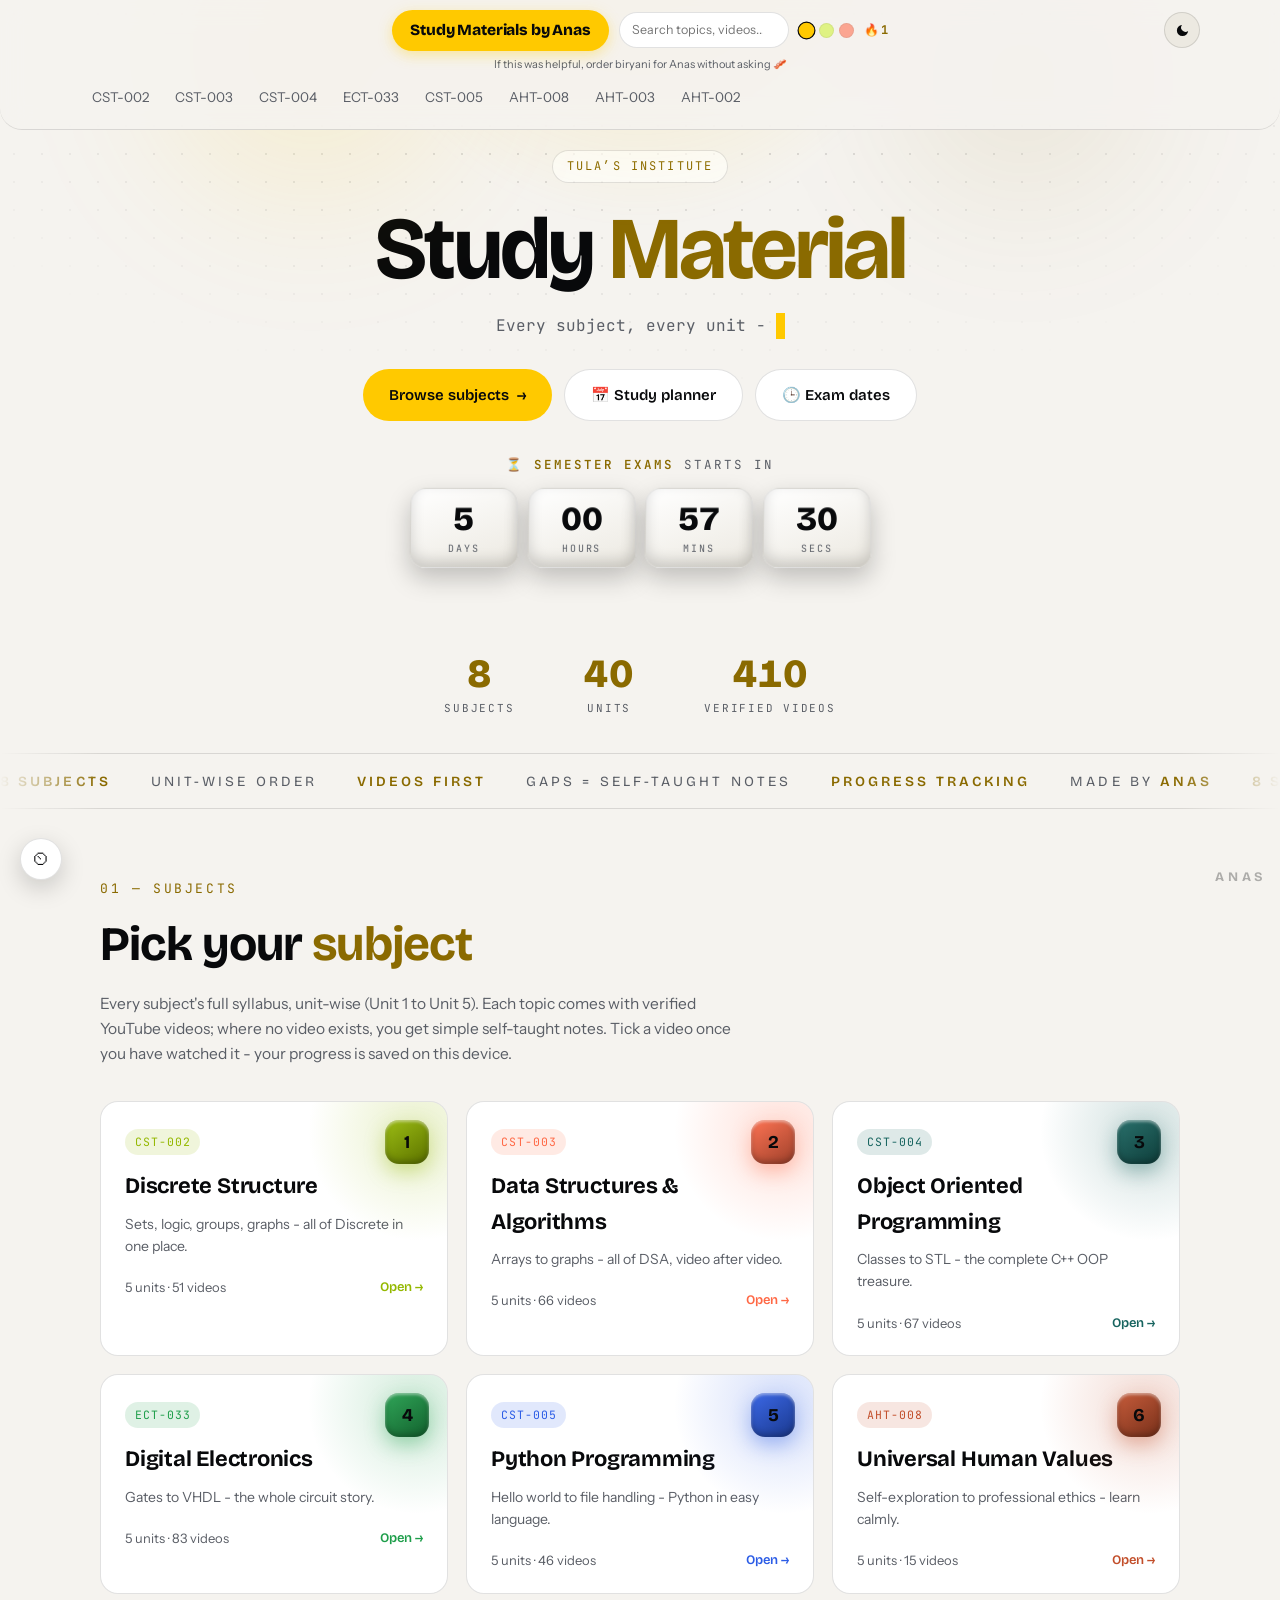
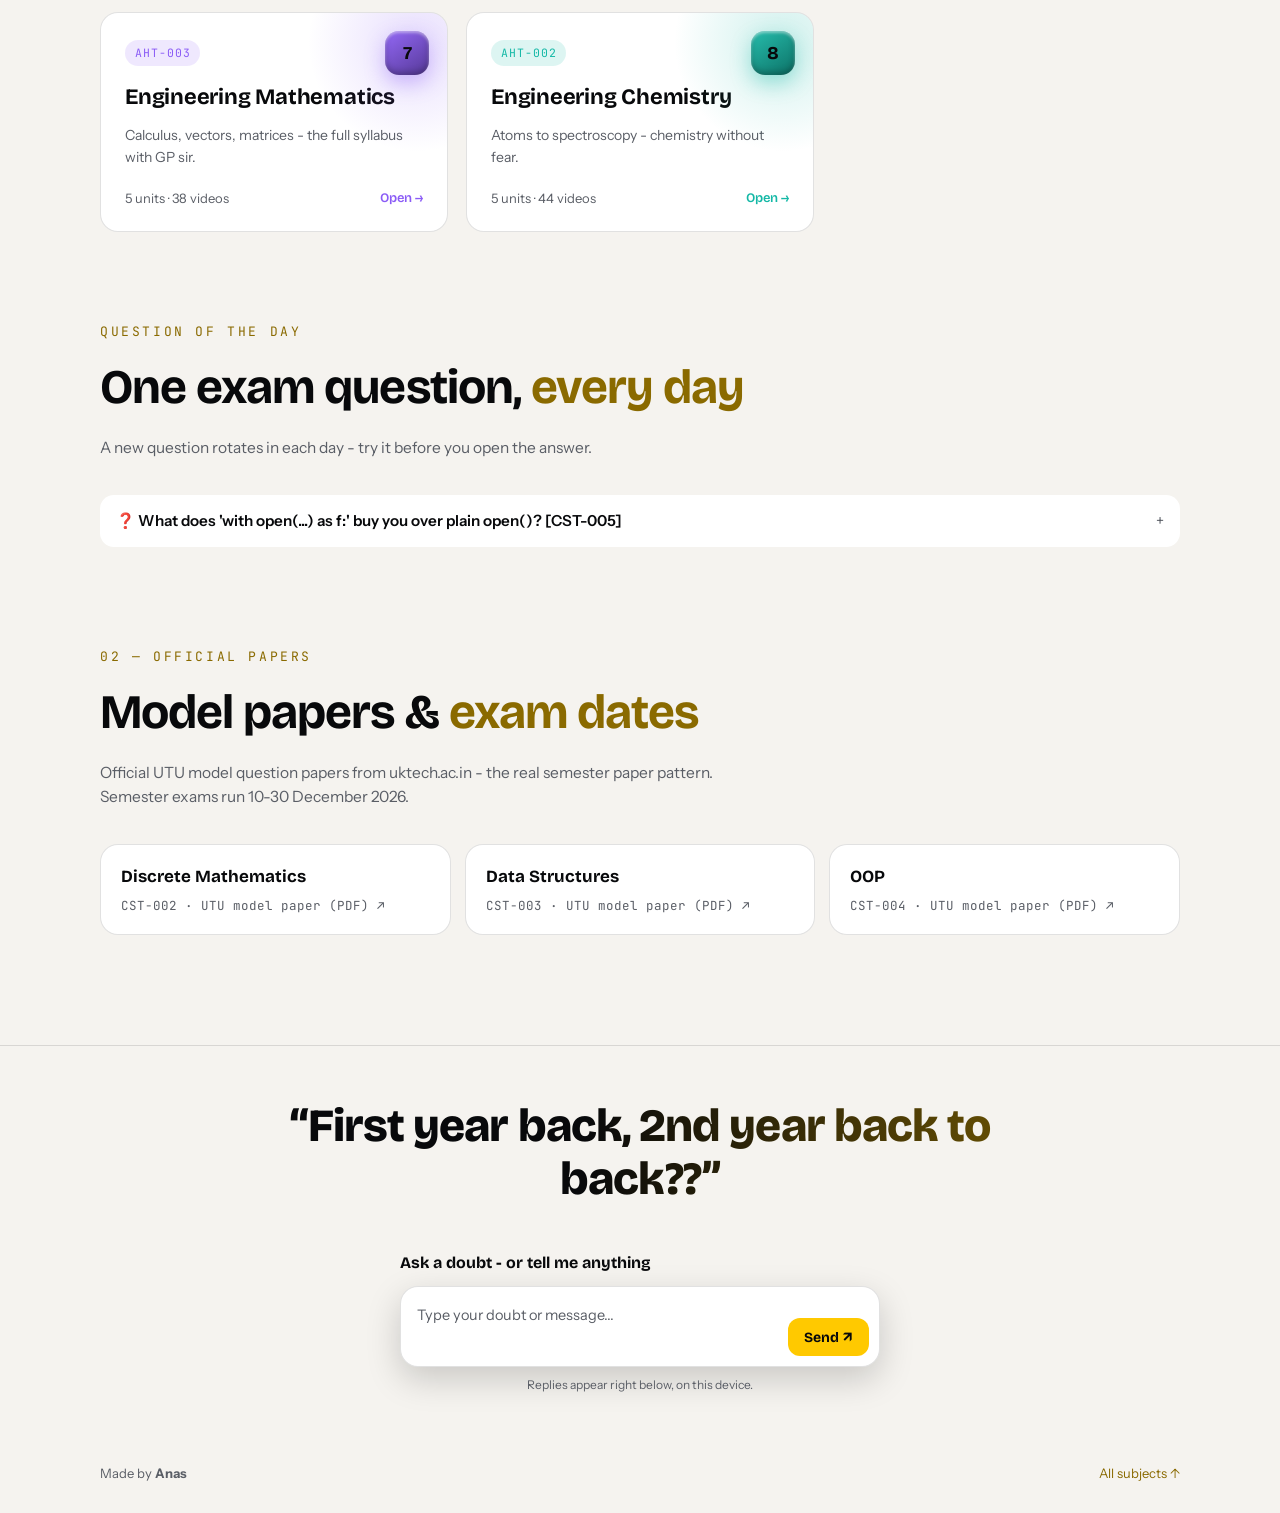
<file: index.html>
<!DOCTYPE html>
<html lang="en" data-theme="hub" data-palette="p1">
<head>
<meta charset="UTF-8">
<meta name="viewport" content="width=device-width, initial-scale=1.0">
<title>Study Materials by Anas - every subject, one place</title>
<meta name="description" content="Best YouTube videos and simple notes for all Sem III and first-year subjects - unit-wise, in one place. By Anas.">
<link rel="canonical" href="https://anasamin822-dotcom.github.io/study-materials/">
<link rel="manifest" href="manifest.webmanifest">
<meta name="theme-color" content="#0B0B0F">
<link rel="apple-touch-icon" href="assets/icon-192.png">
<link rel="icon" href="data:image/svg+xml,%3Csvg xmlns='http://www.w3.org/2000/svg' viewBox='0 0 100 100'%3E%3Ctext y='.9em' font-size='90' font-family='sans-serif' font-weight='bold' fill='%23FFC900'%3EA%3C/text%3E%3C/svg%3E">
<link rel="preconnect" href="https://fonts.googleapis.com">
<link rel="preconnect" href="https://fonts.gstatic.com" crossorigin>
<link href="https://fonts.googleapis.com/css2?family=Bricolage+Grotesque:opsz,wght@12..96,400;12..96,600;12..96,700;12..96,800&family=Instrument+Sans:ital,wght@0,400;0,500;0,600;0,700;1,400&family=JetBrains+Mono:wght@400;600&display=swap" rel="stylesheet">
<script src="assets/mode.js?v=1794459906"></script>
<link rel="stylesheet" href="assets/style.css?v=1794459906">
</head>
<body data-page="hub">
<div class="page-loader"><span>Study Materials <b>by Anas</b></span></div>
<div class="dot-bg"></div>
<div class="scroll-progress"></div>
<nav class="nav">
  <div class="nav-row">
    <a class="brand" href="./">Study Materials by Anas</a>
    <div class="nav-tools">
    <div class="nav-search">
      <input type="search" data-search placeholder="Search topics, videos..." aria-label="Search topics and videos" autocomplete="off">
      <div class="search-drop" data-drop hidden></div>
    </div>
    <button class="lang-btn" type="button" data-lang-toggle hidden aria-label="Notes language toggle">EN</button>
    <div class="pal-dots" role="group" aria-label="Colour palette">
      <button type="button" data-pal="p1" style="--dot:#FFC900" aria-label="Amber palette"></button>
      <button type="button" data-pal="p2" style="--dot:#CDF22B" aria-label="Lime palette"></button>
      <button type="button" data-pal="p3" style="--dot:#FF6845" aria-label="Coral palette"></button>
    </div>
    <span class="streak" data-streak hidden title="Day streak">&#128293;<b></b></span>
    <button class="mode-toggle" type="button" aria-label="Light/dark mode toggle" aria-pressed="false"><svg class="moon" width="15" height="15" viewBox="0 0 24 24" fill="currentColor"><path d="M21 12.79A9 9 0 1 1 11.21 3 7 7 0 0 0 21 12.79z"/></svg><svg class="sun" width="16" height="16" viewBox="0 0 24 24" fill="none" stroke="currentColor" stroke-width="2" stroke-linecap="round"><circle cx="12" cy="12" r="4.2" fill="currentColor" stroke="none"/><path d="M12 2v2.5M12 19.5V22M2 12h2.5M19.5 12H22M4.6 4.6l1.8 1.8M17.6 17.6l1.8 1.8M4.6 19.4l1.8-1.8M17.6 6.4l1.8-1.8"/></svg></button>
    </div>
  </div>
  <div class="brand-quote">If this was helpful, order biryani for Anas without asking &#129363;</div>
  <div class="links"><a href="./subjects/discrete.html">CST-002</a><a href="./subjects/dsa.html">CST-003</a><a href="./subjects/oop.html">CST-004</a><a href="./subjects/de.html">ECT-033</a><a href="./subjects/python.html">CST-005</a><a href="./subjects/uhv.html">AHT-008</a><a href="./subjects/maths.html">AHT-003</a><a href="./subjects/chem.html">AHT-002</a></div>
</nav>
<header class="hero">
  <div class="aurora a1"></div><div class="aurora a2"></div>
  <div class="spotlight"></div>
  <span class="kicker">Tula&#8217;s Institute</span>
  <h1>Study <span class="accent">Material</span></h1>
  <div class="type" data-typewriter="Every subject, every unit - the best videos first, and simple notes where no video exists."></div>
  <div class="cta-row">
    <a class="btn btn-primary" data-magnetic href="#subjects">Browse subjects <span class="arrow">&rarr;</span></a>
    <a class="btn btn-ghost" data-magnetic href="planner.html">&#128197; Study planner</a>
    <a class="btn btn-ghost" data-magnetic href="datesheet.html">&#128338; Exam dates</a>
  </div>
  <div class="countdown reveal" data-countdown>
  <div class="cd-label">&#9203; <span data-cd-label>CIE 2</span> starts in</div>
  <div class="cd-grid">
    <div class="cd-card"><b data-cd-d>--</b><small>days</small></div>
    <div class="cd-card"><b data-cd-h>--</b><small>hours</small></div>
    <div class="cd-card"><b data-cd-m>--</b><small>mins</small></div>
    <div class="cd-card"><b data-cd-s>--</b><small>secs</small></div>
  </div>
</div>
</header>
<div class="stats-strip reveal">
  <div class="stat"><b data-count="8">0</b><span>subjects</span></div>
  <div class="stat"><b data-count="40">0</b><span>units</span></div>
  <div class="stat"><b data-count="410">0</b><span>verified videos</span></div>
</div>
<div class="marquee"><div class="track">
  <span><b>8 subjects</b></span><span>unit-wise order</span><span><b>videos first</b></span><span>gaps = self-taught notes</span><span><b>progress tracking</b></span><span>made by <b>Anas</b></span>
</div></div>
<main class="wrap">
<div class="continue-chip" data-continue hidden></div>
<section class="section" id="subjects">
  <div class="section-head reveal">
    <div class="num">01 &mdash; SUBJECTS</div>
    <h2>Pick your <span style="color:var(--accent-strong)">subject</span></h2>
    <p>Every subject's full syllabus, unit-wise (Unit 1 to Unit 5). Each topic comes with verified YouTube videos; where no video exists, you get simple self-taught notes. Tick a video once you have watched it - your progress is saved on this device.</p>
  </div>
  <div class="grid-cards">
<a class="card reveal" data-tilt style="--card-accent:#94B800" href="subjects/discrete.html">
  <div class="glow"></div><div class="badge3d">1</div>
  <span class="chip">CST-002</span>
  <h3>Discrete Structure</h3>
  <p>Sets, logic, groups, graphs - all of Discrete in one place.</p>
  <div class="meta"><span>5 units &middot; 51 videos</span><span class="go">Open &rarr;</span></div>
</a><a class="card reveal" data-tilt style="--card-accent:#FF6845" href="subjects/dsa.html">
  <div class="glow"></div><div class="badge3d">2</div>
  <span class="chip">CST-003</span>
  <h3>Data Structures &amp; Algorithms</h3>
  <p>Arrays to graphs - all of DSA, video after video.</p>
  <div class="meta"><span>5 units &middot; 66 videos</span><span class="go">Open &rarr;</span></div>
</a><a class="card reveal" data-tilt style="--card-accent:#17645F" href="subjects/oop.html">
  <div class="glow"></div><div class="badge3d">3</div>
  <span class="chip">CST-004</span>
  <h3>Object Oriented Programming</h3>
  <p>Classes to STL - the complete C++ OOP treasure.</p>
  <div class="meta"><span>5 units &middot; 67 videos</span><span class="go">Open &rarr;</span></div>
</a><a class="card reveal" data-tilt style="--card-accent:#1E9E4A" href="subjects/de.html">
  <div class="glow"></div><div class="badge3d">4</div>
  <span class="chip">ECT-033</span>
  <h3>Digital Electronics</h3>
  <p>Gates to VHDL - the whole circuit story.</p>
  <div class="meta"><span>5 units &middot; 83 videos</span><span class="go">Open &rarr;</span></div>
</a><a class="card reveal" data-tilt style="--card-accent:#2B5CE6" href="subjects/python.html">
  <div class="glow"></div><div class="badge3d">5</div>
  <span class="chip">CST-005</span>
  <h3>Python Programming</h3>
  <p>Hello world to file handling - Python in easy language.</p>
  <div class="meta"><span>5 units &middot; 46 videos</span><span class="go">Open &rarr;</span></div>
</a><a class="card reveal" data-tilt style="--card-accent:#C24E2A" href="subjects/uhv.html">
  <div class="glow"></div><div class="badge3d">6</div>
  <span class="chip">AHT-008</span>
  <h3>Universal Human Values</h3>
  <p>Self-exploration to professional ethics - learn calmly.</p>
  <div class="meta"><span>5 units &middot; 15 videos</span><span class="go">Open &rarr;</span></div>
</a><a class="card reveal" data-tilt style="--card-accent:#8B5CF6" href="subjects/maths.html">
  <div class="glow"></div><div class="badge3d">7</div>
  <span class="chip">AHT-003</span>
  <h3>Engineering Mathematics</h3>
  <p>Calculus, vectors, matrices - the full syllabus with GP sir.</p>
  <div class="meta"><span>5 units &middot; 38 videos</span><span class="go">Open &rarr;</span></div>
</a><a class="card reveal" data-tilt style="--card-accent:#14B8A6" href="subjects/chem.html">
  <div class="glow"></div><div class="badge3d">8</div>
  <span class="chip">AHT-002</span>
  <h3>Engineering Chemistry</h3>
  <p>Atoms to spectroscopy - chemistry without fear.</p>
  <div class="meta"><span>5 units &middot; 44 videos</span><span class="go">Open &rarr;</span></div>
</a>
  </div>
</section>
<section class="section qotd" data-qotd>
  <div class="section-head reveal">
    <div class="num">QUESTION OF THE DAY</div>
    <h2>One exam question, <span style="color:var(--accent-strong)">every day</span></h2>
    <p>A new question rotates in each day - try it before you open the answer.</p>
  </div>
  <details class="qotd-item" data-qotd-item hidden><summary>&#10067; Prove that the relation &#x27;x - y is divisible by 3&#x27; on the set of integers is an equivalence relation.  [CST-002]<span class="plus">+</span></summary><div class="qotd-ans">Reflexive: x - x = 0 = 3x0, divisible by 3. Symmetric: if 3 | (x-y) then x-y = 3k, so y-x = 3(-k), also divisible. Transitive: if x-y = 3a and y-z = 3b then x-z = 3(a+b). All three hold, so it is an equivalence relation.</div></details><details class="qotd-item" data-qotd-item hidden><summary>&#10067; State the handshaking lemma and use it to show that a graph cannot have exactly 3 vertices of odd degree.  [CST-002]<span class="plus">+</span></summary><div class="qotd-ans">Handshaking lemma: sum of all vertex degrees = 2 x (number of edges), an even number. The sum of even-degree vertices is even, so the sum over odd-degree vertices must also be even - which needs an EVEN count of odd-degree vertices. 3 is odd, so impossible.</div></details><details class="qotd-item" data-qotd-item hidden><summary>&#10067; Solve the recurrence a(n) = 5a(n-1) - 6a(n-2), with a(0) = 2, a(1) = 5.  [CST-002]<span class="plus">+</span></summary><div class="qotd-ans">Characteristic equation r^2 - 5r + 6 = 0 gives r = 2, 3. General solution a(n) = A.2^n + B.3^n. From a(0): A + B = 2; from a(1): 2A + 3B = 5. Solving: A = 1, B = 1. So a(n) = 2^n + 3^n.</div></details><details class="qotd-item" data-qotd-item hidden><summary>&#10067; Every lattice is a poset, but is every poset a lattice? Justify.  [CST-002]<span class="plus">+</span></summary><div class="qotd-ans">No. A lattice needs EVERY pair of elements to have a least upper bound (join) and greatest lower bound (meet). Counter-example: the poset {a, b, c, d} with a,b below both c,d but a,b incomparable - c and d have no unique meet below... precisely: two incomparable elements may lack a join or meet, so such a poset is not a lattice.</div></details><details class="qotd-item" data-qotd-item hidden><summary>&#10067; Convert the infix expression A + B * C to postfix, showing the stack at each step.  [CST-003]<span class="plus">+</span></summary><div class="qotd-ans">Read A -&gt; output A. &#x27;+&#x27; -&gt; push. Read B -&gt; output AB. &#x27;*&#x27; has higher precedence than &#x27;+&#x27; -&gt; push. Read C -&gt; output ABC. End: pop &#x27;*&#x27; then &#x27;+&#x27;. Postfix: A B C * +.</div></details><details class="qotd-item" data-qotd-item hidden><summary>&#10067; Why is binary search O(log n) and what is its one strict requirement?  [CST-003]<span class="plus">+</span></summary><div class="qotd-ans">Each comparison halves the search range, so n -&gt; n/2 -&gt; n/4 ... reaches 1 in log2(n) steps. Requirement: the array must be sorted (and support random access).</div></details><details class="qotd-item" data-qotd-item hidden><summary>&#10067; What is the difference between a stack and a queue? Give one application of each.  [CST-003]<span class="plus">+</span></summary><div class="qotd-ans">Stack is LIFO (push/pop at the same end - application: function-call stack or undo). Queue is FIFO (insert at rear, delete at front - application: printer job scheduling or BFS).</div></details><details class="qotd-item" data-qotd-item hidden><summary>&#10067; Show the order of visited nodes in BFS and DFS starting from the root of any 3-level binary tree. Which data structure does each use?  [CST-003]<span class="plus">+</span></summary><div class="qotd-ans">BFS visits level by level: root, then level-1 left-to-right, then level-2 left-to-right - uses a QUEUE. DFS dives down a branch to a leaf, backtracks, then takes the next branch - uses a STACK (or recursion).</div></details><details class="qotd-item" data-qotd-item hidden><summary>&#10067; What is a copy constructor and when is it called? Give one example.  [CST-004]<span class="plus">+</span></summary><div class="qotd-ans">A constructor that initialises a new object from an existing one: Complex(const Complex &amp;c). Called when an object is initialised from another object, passed by value, or returned by value. Example: Complex c2 = c1;</div></details><details class="qotd-item" data-qotd-item hidden><summary>&#10067; Predict the order of constructor and destructor calls for: class B derived from class A, object of B created in main.  [CST-004]<span class="plus">+</span></summary><div class="qotd-ans">Construction: base class A&#x27;s constructor runs first, then derived B&#x27;s. Destruction is the reverse: B&#x27;s destructor, then A&#x27;s.</div></details><details class="qotd-item" data-qotd-item hidden><summary>&#10067; What is the difference between overloading and overriding?  [CST-004]<span class="plus">+</span></summary><div class="qotd-ans">Overloading: same function name, different parameter lists, same class - resolved at COMPILE time. Overriding: same signature, one in base and one in derived class - resolved at RUN time (with virtual).</div></details><details class="qotd-item" data-qotd-item hidden><summary>&#10067; Why is a virtual base class used in multiple inheritance?  [CST-004]<span class="plus">+</span></summary><div class="qotd-ans">To fix the diamond problem: when two paths lead to the same grandparent class, a normal inheritance gives two copies of its data. Declaring the grandparent &#x27;virtual&#x27; ensures only ONE shared copy exists, removing ambiguity.</div></details><details class="qotd-item" data-qotd-item hidden><summary>&#10067; Minimise using a 3-variable K-map: F(A,B,C) = Sum of m(0, 2, 4, 6).  [ECT-033]<span class="plus">+</span></summary><div class="qotd-ans">All minterms have C = 0. Group all four 1s into one quad: every cell in the group has C&#x27; constant while A and B change, so they drop out. F = C&#x27;.</div></details><details class="qotd-item" data-qotd-item hidden><summary>&#10067; Design a full adder using two half adders and one OR gate - give the equations.  [ECT-033]<span class="plus">+</span></summary><div class="qotd-ans">First half adder: S1 = A xor B, C1 = AB. Second: Sum = S1 xor Cin, C2 = S1.Cin. Final: Carry = C1 + C2 (OR gate). Sum = A xor B xor Cin, Carry = AB + BCin + ACin.</div></details><details class="qotd-item" data-qotd-item hidden><summary>&#10067; Compare ripple (asynchronous) and synchronous counters.  [ECT-033]<span class="plus">+</span></summary><div class="qotd-ans">Ripple: flip-flops clocked by the previous output - simple but slow (delays add up) and has glitches. Synchronous: all flip-flops share one clock - faster, no cumulative delay, needs more logic. Synchronous is preferred for high speed.</div></details><details class="qotd-item" data-qotd-item hidden><summary>&#10067; Implement F(A,B,C) = Sum m(1,3,5,7) using an 8:1 MUX.  [ECT-033]<span class="plus">+</span></summary><div class="qotd-ans">Connect A,B,C to the select lines S2,S1,S0. Data input Di = 1 exactly where i is in {1,3,5,7}, else 0: D0=0, D1=1, D2=0, D3=1, D4=0, D5=1, D6=0, D7=1. (F = C, so equally all odd data lines are 1.)</div></details><details class="qotd-item" data-qotd-item hidden><summary>&#10067; What is the output of: print(type(7/2), type(7//2), 2**3)?  [CST-005]<span class="plus">+</span></summary><div class="qotd-ans">7/2 = 3.5 so float; 7//2 = 3 (floor division) so int; 2**3 = 8. Output: &lt;class &#x27;float&#x27;&gt; &lt;class &#x27;int&#x27;&gt; 8</div></details><details class="qotd-item" data-qotd-item hidden><summary>&#10067; What is the difference between a list and a tuple? When do you prefer a tuple?  [CST-005]<span class="plus">+</span></summary><div class="qotd-ans">List is mutable (can change after creation); tuple is immutable. Prefer a tuple for fixed records, as dictionary keys, or when data must not change - tuples are also faster and use less memory.</div></details><details class="qotd-item" data-qotd-item hidden><summary>&#10067; Write a one-line list comprehension for squares of even numbers from 0 to 19.  [CST-005]<span class="plus">+</span></summary><div class="qotd-ans">[x*x for x in range(20) if x % 2 == 0]  -&gt;  [0, 4, 16, 36, 64, 100, 144, 196, 256, 324]</div></details><details class="qotd-item" data-qotd-item hidden><summary>&#10067; What does &#x27;with open(...) as f:&#x27; buy you over plain open()?  [CST-005]<span class="plus">+</span></summary><div class="qotd-ans">Automatic cleanup: the file is closed for you even if an exception happens inside the block - no leaked file handles and no forgotten close() calls.</div></details><details class="qotd-item" data-qotd-item hidden><summary>&#10067; List the nine feelings (values) in relationship. Which two are explained as the foundation and the base of evaluation?  [AHT-008]<span class="plus">+</span></summary><div class="qotd-ans">Trust, respect, affection, care, guidance, reverence, glory, gratitude, love. Trust (vishwas) is the FOUNDATION value; respect (sammaan) is right evaluation - seeing that the other is similar to me.</div></details><details class="qotd-item" data-qotd-item hidden><summary>&#10067; Differentiate the needs of the Self (I) and the Body.  [AHT-008]<span class="plus">+</span></summary><div class="qotd-ans">Self needs are continuous and qualitative - happiness through feelings like trust and respect. Body needs are temporary and quantitative - physical facilities like food and shelter, needed in limited amounts. Mixing them up (seeking continuous happiness from facilities) causes dissatisfaction.</div></details><details class="qotd-item" data-qotd-item hidden><summary>&#10067; Name the four orders of nature and the innateness (svabhava) of each.  [AHT-008]<span class="plus">+</span></summary><div class="qotd-ans">Material order (existence), pranic/plant order (existence + growth), animal order (existence, growth + will to live), human order (all of these + will to live with happiness / knowledge). The first three are naturally in harmony; humans must understand to participate.</div></details><details class="qotd-item" data-qotd-item hidden><summary>&#10067; What is self-exploration (svatva)? Name its two steps.  [AHT-008]<span class="plus">+</span></summary><div class="qotd-ans">A process of dialogue within yourself - between &#x27;what I am&#x27; and &#x27;what I really want to be&#x27; (my natural acceptance). You verify each proposal on your own right, in your own living, instead of accepting or rejecting it blindly; what survives verification becomes your own understanding and you live by it.</div></details><details class="qotd-item" data-qotd-item hidden><summary>&#10067; Verify Rolle&#x27;s theorem for f(x) = x^2 - 4 on [-2, 2].  [AHT-003]<span class="plus">+</span></summary><div class="qotd-ans">f is a polynomial: continuous on [-2,2], differentiable on (-2,2). f(-2) = f(2) = 0, so end values match. f&#x27;(x) = 2x = 0 at x = 0, and 0 lies in (-2,2). All conditions satisfied - Rolle&#x27;s theorem verified with c = 0.</div></details><details class="qotd-item" data-qotd-item hidden><summary>&#10067; State the relationship between Beta and Gamma functions and evaluate Gamma(7/2).  [AHT-003]<span class="plus">+</span></summary><div class="qotd-ans">B(m,n) = Gamma(m)Gamma(n)/Gamma(m+n). Gamma(7/2) = (5/2)(3/2)(1/2)Gamma(1/2) = (15/8) x sqrt(pi) = 15 sqrt(pi) / 8, using Gamma(n+1) = n.Gamma(n) and Gamma(1/2) = sqrt(pi).</div></details><details class="qotd-item" data-qotd-item hidden><summary>&#10067; If eigen values of a 3x3 matrix A are 1, 2, 3, find the eigen values of A^2 and the determinant of A.  [AHT-003]<span class="plus">+</span></summary><div class="qotd-ans">Eigen values of A^2 are the squares: 1, 4, 9. Determinant = product of eigen values = 1 x 2 x 3 = 6. (Also trace = 1+2+3 = 6.)</div></details><details class="qotd-item" data-qotd-item hidden><summary>&#10067; What is the geometrical meaning of the gradient of a scalar function?  [AHT-003]<span class="plus">+</span></summary><div class="qotd-ans">grad(phi) is a vector pointing in the direction of the FASTEST increase of phi; its magnitude equals that maximum rate of change. The directional derivative in any direction is grad(phi) dot the unit vector in that direction.</div></details><details class="qotd-item" data-qotd-item hidden><summary>&#10067; Using MOT, find the bond order of O2 and state whether it is paramagnetic or diamagnetic.  [AHT-002]<span class="plus">+</span></summary><div class="qotd-ans">O2 has 16 electrons. Filling the MOs: (sigma1s)^2 (sigma*1s)^2 (sigma2s)^2 (sigma*2s)^2 (sigma2pz)^2 (pi2p)^4 (pi*2p)^2. Bond order = (10 - 6)/2 = 2. The two pi* electrons occupy separate orbitals with parallel spins (Hund&#x27;s rule) - so O2 is PARAMAGNETIC.</div></details><details class="qotd-item" data-qotd-item hidden><summary>&#10067; State the Nernst equation for a single electrode at 25 C and calculate E for a Zn2+/Zn electrode, E0 = -0.76 V, [Zn2+] = 0.1 M.  [AHT-002]<span class="plus">+</span></summary><div class="qotd-ans">E = E0 - (0.0591/n) log(1/[Mn+]) = E0 + (0.0591/n) log[Mn+]. For Zn, n = 2: E = -0.76 + (0.0591/2) log(0.1) = -0.76 + 0.0296 x (-1) = -0.7896 V, about -0.79 V.</div></details><details class="qotd-item" data-qotd-item hidden><summary>&#10067; Distinguish temporary and permanent hardness of water, with one removal method for each.  [AHT-002]<span class="plus">+</span></summary><div class="qotd-ans">Temporary: caused by bicarbonates of Ca/Mg, removed by BOILING (or Clark&#x27;s method - adding lime). Permanent: caused by chlorides/sulphates of Ca/Mg, NOT removed by boiling - needs lime-soda, zeolite, or ion-exchange treatment.</div></details><details class="qotd-item" data-qotd-item hidden><summary>&#10067; Write the synthesis of aspirin with the reagents and the type of reaction.  [AHT-002]<span class="plus">+</span></summary><div class="qotd-ans">Salicylic acid is heated with acetic anhydride (a drop of conc. H2SO4 as catalyst): the -OH group of salicylic acid is acetylated to -OCOCH3, giving acetylsalicylic acid (aspirin). Reaction type: esterification (acetylation).</div></details>
</section>
<section class="section" id="saved" data-saved-section hidden>
  <div class="section-head reveal">
    <div class="num">SAVED</div>
    <h2>Bookmarked <span style="color:var(--accent-strong)">videos</span></h2>
    <p>Videos you starred, kept on this device.</p>
  </div>
  <div class="grid-cards" data-saved-grid></div>
</section>
<section class="section" id="papers">
  <div class="section-head reveal">
    <div class="num">02 &mdash; OFFICIAL PAPERS</div>
    <h2>Model papers &amp; <span style="color:var(--accent-strong)">exam dates</span></h2>
    <p>Official UTU model question papers from uktech.ac.in - the real semester paper pattern. Semester exams run 10-30 December 2026.</p>
  </div>
  <div class="paper-links reveal">
    <a href="https://uktech.ac.in/newsletter/MQP/B-Tech/Discrete-Mathematics.pdf" target="_blank" rel="noopener"><b>Discrete Mathematics</b><span>CST-002 &middot; UTU model paper (PDF) &nearr;</span></a>
    <a href="https://uktech.ac.in/newsletter/MQP/B-Tech/Data-Structure.pdf" target="_blank" rel="noopener"><b>Data Structures</b><span>CST-003 &middot; UTU model paper (PDF) &nearr;</span></a>
    <a href="https://uktech.ac.in/newsletter/MQP/B-Tech/Object-Oriented-Programming-Methodology.pdf" target="_blank" rel="noopener"><b>OOP</b><span>CST-004 &middot; UTU model paper (PDF) &nearr;</span></a>
  </div>
</section>
</main>
<footer>
  <div class="footer-quote">&ldquo;First year back, 2nd year back to back??&rdquo;</div>
  <div class="chat-box reveal">
    <div class="chat-title">Ask a doubt - or tell me anything</div>
    <form class="chat-form" novalidate>
      <input type="text" name="company" class="hp-field" tabindex="-1" autocomplete="off" aria-hidden="true">
      <textarea name="message" rows="2" required maxlength="2000" placeholder="Type your doubt or message..." aria-label="Your doubt or message"></textarea>
      <button type="submit" class="chat-send">Send &#8599;</button>
    </form>
    <div class="chat-note">Replies appear right below, on this device.</div>
    <div class="chat-status" role="status" aria-live="polite"></div>
    <div class="thread" data-thread hidden></div>
  </div>
  <div class="footer-row">
    <span>Made by <b>Anas</b></span>
    <span class="visitors" data-visitors hidden>&#128064; <b></b> visitors</span>
    <span><a href="./">All subjects &uarr;</a></span>
  </div>
</footer>
<div class="watermark">Anas</div>
<script src="./assets/app.js?v=1794459906"></script>
<script src="./assets/planner-data.js?v=1794459906"></script>
<script src="./assets/features.js?v=1794459906"></script>

</body>
</html>
</file>
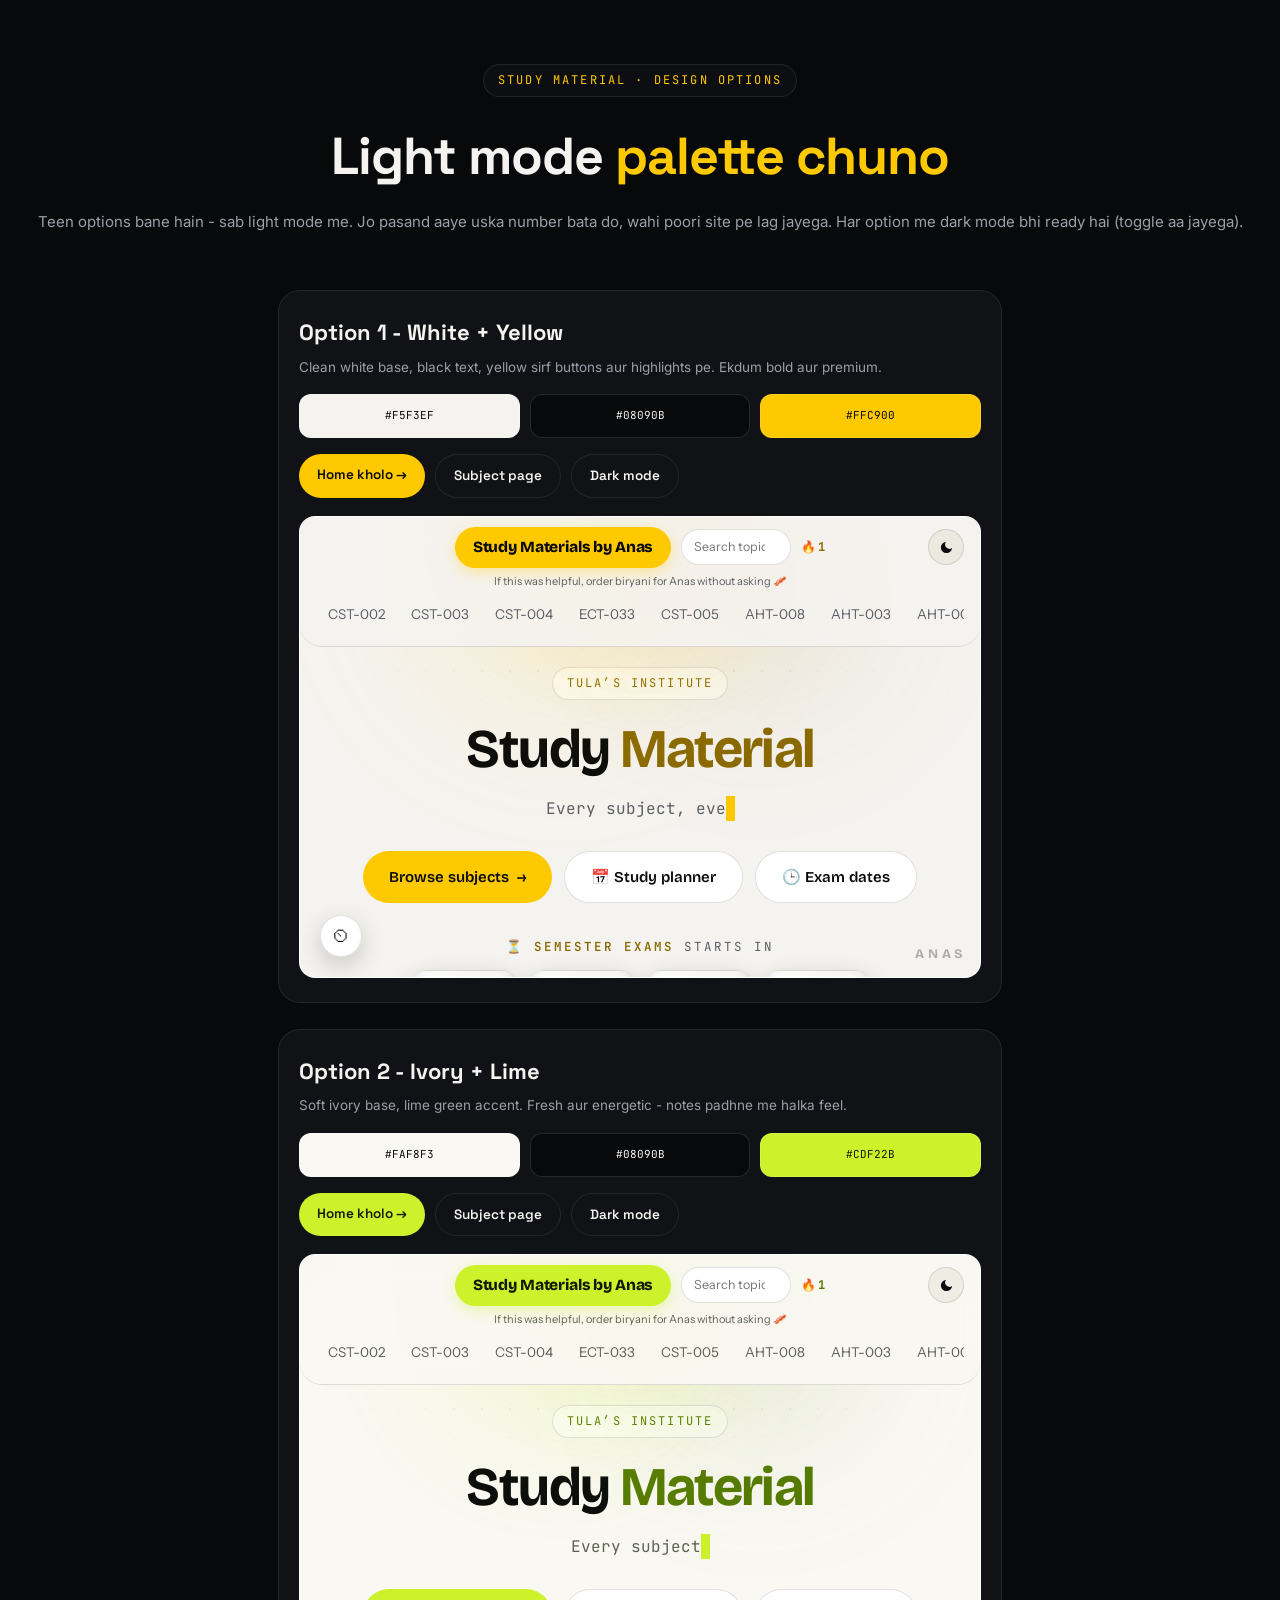
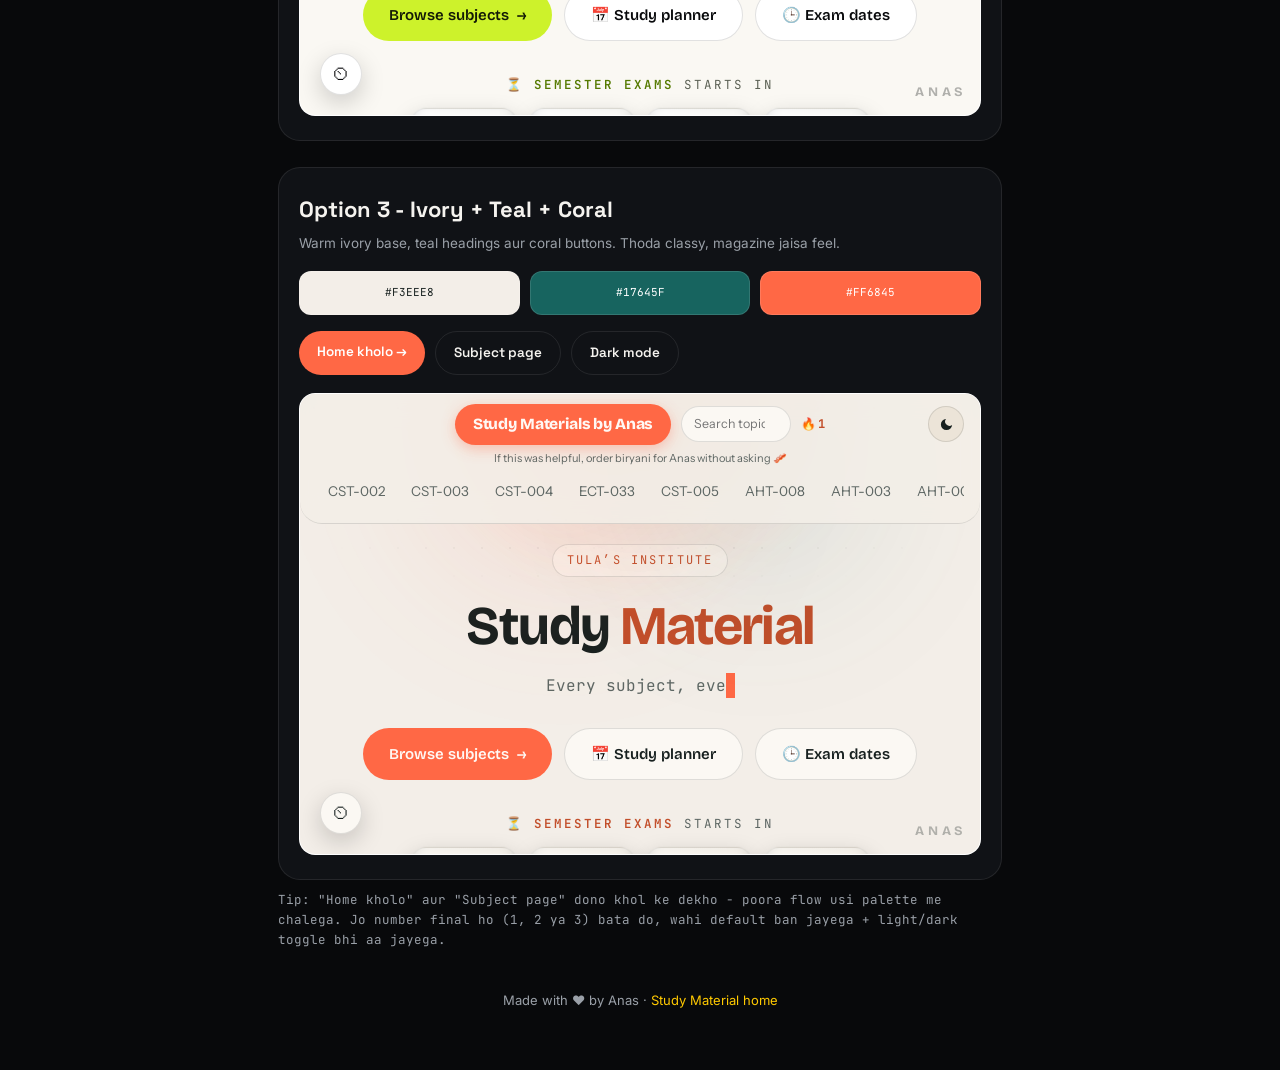
<file: preview/index.html>
<!DOCTYPE html>
<html lang="en">
<head>
<meta charset="UTF-8">
<meta name="viewport" content="width=device-width, initial-scale=1.0">
<title>Palette Options - Study Material</title>
<meta name="description" content="Light mode colour palette options for Study Material - pick one.">
<link rel="icon" href="data:image/svg+xml,%3Csvg xmlns='http://www.w3.org/2000/svg' viewBox='0 0 100 100'%3E%3Ctext y='.9em' font-size='90' font-family='sans-serif' font-weight='bold' fill='%23FFC900'%3EA%3C/text%3E%3C/svg%3E">
<link rel="preconnect" href="https://fonts.googleapis.com">
<link rel="preconnect" href="https://fonts.gstatic.com" crossorigin>
<link href="https://fonts.googleapis.com/css2?family=Space+Grotesk:wght@400;600;700&family=Inter:wght@400;500;600&family=JetBrains+Mono:wght@400;600&display=swap" rel="stylesheet">
<style>
  :root { --bg:#08090B; --surface:#101216; --surface-2:#16181d; --text:#F5F3EF; --muted:#9aa0a8; --accent:#FFC900; --line:rgba(245,243,239,.09); --fd:'Space Grotesk',sans-serif; --fb:'Inter',sans-serif; --fm:'JetBrains Mono',monospace; }
  * { box-sizing:border-box; margin:0; padding:0; }
  body { background:var(--bg); color:var(--text); font-family:var(--fb); line-height:1.6; }
  .wrap { max-width:760px; margin:0 auto; padding:0 18px; }
  header { text-align:center; padding:64px 18px 30px; }
  .kicker { display:inline-block; font-family:var(--fm); font-size:12px; letter-spacing:.18em; text-transform:uppercase; color:var(--accent); border:1px solid var(--line); border-radius:999px; padding:6px 14px; background:rgba(16,18,22,.7); margin-bottom:18px; }
  h1 { font-family:var(--fd); font-weight:700; font-size:clamp(30px,7vw,52px); letter-spacing:-.02em; }
  h1 .a { color:var(--accent); }
  .sub { color:var(--muted); font-size:15px; margin-top:12px; }
  .opt { background:var(--surface); border:1px solid var(--line); border-radius:22px; padding:24px 20px; margin:26px 0 10px; }
  .opt h2 { font-family:var(--fd); font-size:22px; font-weight:700; }
  .opt .desc { color:var(--muted); font-size:13.5px; margin-top:6px; }
  .swatches { display:flex; gap:10px; margin:16px 0 6px; }
  .sw { flex:1; height:44px; border-radius:12px; border:1px solid rgba(255,255,255,.12); display:grid; place-items:center; font-family:var(--fm); font-size:11px; }
  .links { display:flex; flex-wrap:wrap; gap:10px; margin:16px 0 18px; }
  .links a { text-decoration:none; font-family:var(--fd); font-weight:600; font-size:13.5px; padding:10px 18px; border-radius:999px; }
  .links .primary { background:var(--accent); color:#08090B; }
  .links .ghost { border:1px solid var(--line); color:var(--text); }
  .frame { border:1px solid var(--line); border-radius:16px; overflow:hidden; background:#fff; }
  .frame iframe { width:100%; height:460px; border:0; display:block; }
  .note { color:var(--muted); font-size:12.5px; font-family:var(--fm); margin-top:10px; }
  footer { text-align:center; color:var(--muted); font-size:13px; padding:40px 18px 60px; }
  footer a { color:var(--accent); text-decoration:none; }
</style>
</head>
<body>
<header>
  <span class="kicker">Study Material &middot; Design Options</span>
  <h1>Light mode <span class="a">palette chuno</span></h1>
  <p class="sub">Teen options bane hain - sab light mode me. Jo pasand aaye uska number bata do, wahi poori site pe lag jayega. Har option me dark mode bhi ready hai (toggle aa jayega).</p>
</header>
<main class="wrap">

  <section class="opt">
    <h2>Option 1 - White + Yellow</h2>
    <p class="desc">Clean white base, black text, yellow sirf buttons aur highlights pe. Ekdum bold aur premium.</p>
    <div class="swatches">
      <div class="sw" style="background:#F5F3EF;color:#08090B">#F5F3EF</div>
      <div class="sw" style="background:#08090B;color:#F5F3EF">#08090B</div>
      <div class="sw" style="background:#FFC900;color:#08090B">#FFC900</div>
    </div>
    <div class="links">
      <a class="primary" href="../index.html?palette=p1&amp;mode=light">Home kholo &rarr;</a>
      <a class="ghost" href="../subjects/dsa.html?palette=p1&amp;mode=light">Subject page</a>
      <a class="ghost" href="../index.html?palette=p1&amp;mode=dark">Dark mode</a>
    </div>
    <div class="frame"><iframe src="../index.html?palette=p1&amp;mode=light" title="Option 1 preview" loading="lazy"></iframe></div>
  </section>

  <section class="opt">
    <h2>Option 2 - Ivory + Lime</h2>
    <p class="desc">Soft ivory base, lime green accent. Fresh aur energetic - notes padhne me halka feel.</p>
    <div class="swatches">
      <div class="sw" style="background:#FAF8F3;color:#08090B">#FAF8F3</div>
      <div class="sw" style="background:#08090B;color:#FAF8F3">#08090B</div>
      <div class="sw" style="background:#CDF22B;color:#131A06">#CDF22B</div>
    </div>
    <div class="links">
      <a class="primary" href="../index.html?palette=p2&amp;mode=light" style="background:#CDF22B;color:#131A06">Home kholo &rarr;</a>
      <a class="ghost" href="../subjects/dsa.html?palette=p2&amp;mode=light">Subject page</a>
      <a class="ghost" href="../index.html?palette=p2&amp;mode=dark">Dark mode</a>
    </div>
    <div class="frame"><iframe src="../index.html?palette=p2&amp;mode=light" title="Option 2 preview" loading="lazy"></iframe></div>
  </section>

  <section class="opt">
    <h2>Option 3 - Ivory + Teal + Coral</h2>
    <p class="desc">Warm ivory base, teal headings aur coral buttons. Thoda classy, magazine jaisa feel.</p>
    <div class="swatches">
      <div class="sw" style="background:#F3EEE8;color:#17201F">#F3EEE8</div>
      <div class="sw" style="background:#17645F;color:#FFF">#17645F</div>
      <div class="sw" style="background:#FF6845;color:#FFF">#FF6845</div>
    </div>
    <div class="links">
      <a class="primary" href="../index.html?palette=p3&amp;mode=light" style="background:#FF6845;color:#FFF">Home kholo &rarr;</a>
      <a class="ghost" href="../subjects/dsa.html?palette=p3&amp;mode=light">Subject page</a>
      <a class="ghost" href="../index.html?palette=p3&amp;mode=dark">Dark mode</a>
    </div>
    <div class="frame"><iframe src="../index.html?palette=p3&amp;mode=light" title="Option 3 preview" loading="lazy"></iframe></div>
  </section>

  <p class="note">Tip: "Home kholo" aur "Subject page" dono khol ke dekho - poora flow usi palette me chalega. Jo number final ho (1, 2 ya 3) bata do, wahi default ban jayega + light/dark toggle bhi aa jayega.</p>
</main>
<footer>Made with &#10084;&#65039; by Anas &middot; <a href="../index.html">Study Material home</a></footer>
</body>
</html>
</file>
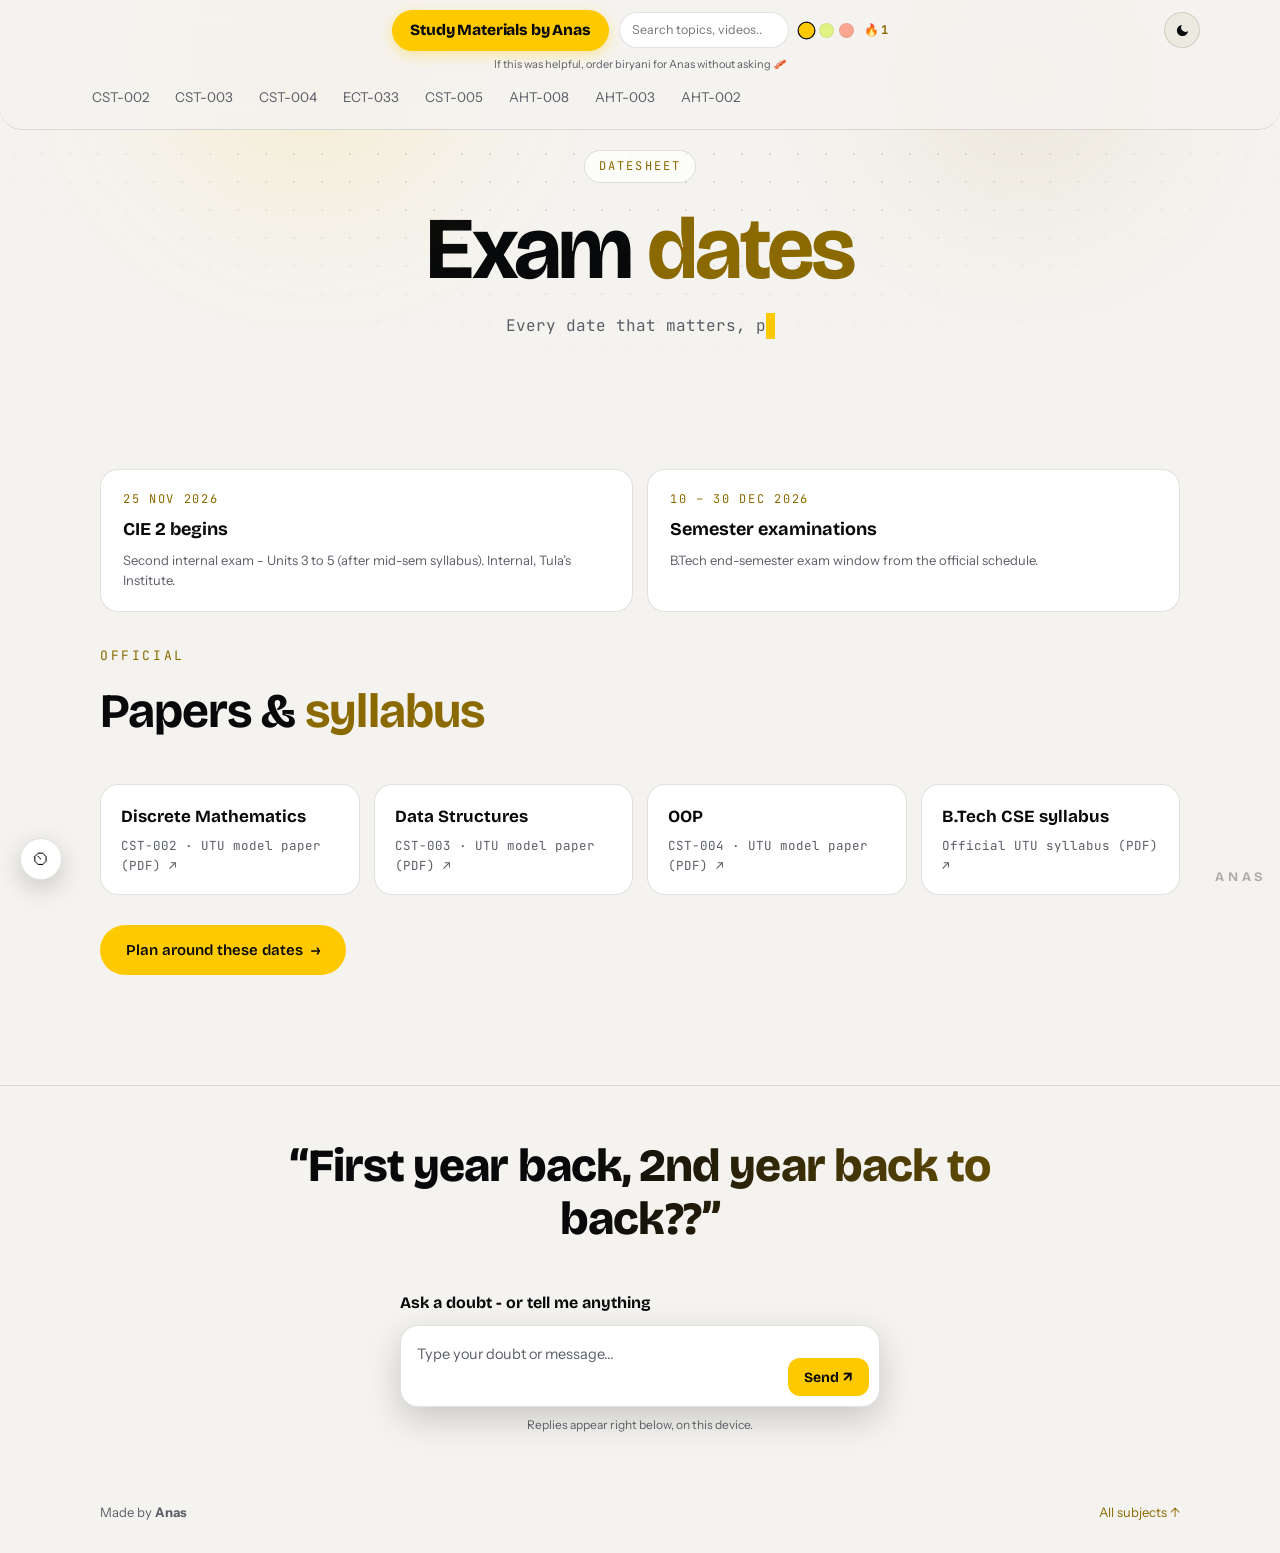
<file: datesheet.html>
<!DOCTYPE html>
<html lang="en" data-theme="hub" data-palette="p1">
<head>
<meta charset="UTF-8">
<meta name="viewport" content="width=device-width, initial-scale=1.0">
<title>Exam Dates - Study Materials by Anas</title>
<meta name="description" content="CIE 2 and semester exam dates, official model papers and syllabus links.">
<link rel="canonical" href="https://anasamin822-dotcom.github.io/study-materials/datesheet.html">
<link rel="manifest" href="manifest.webmanifest">
<meta name="theme-color" content="#0B0B0F">
<link rel="apple-touch-icon" href="assets/icon-192.png">
<link rel="icon" href="data:image/svg+xml,%3Csvg xmlns='http://www.w3.org/2000/svg' viewBox='0 0 100 100'%3E%3Ctext y='.9em' font-size='90' font-family='sans-serif' font-weight='bold' fill='%23FFC900'%3EA%3C/text%3E%3C/svg%3E">
<link rel="preconnect" href="https://fonts.googleapis.com">
<link rel="preconnect" href="https://fonts.gstatic.com" crossorigin>
<link href="https://fonts.googleapis.com/css2?family=Bricolage+Grotesque:opsz,wght@12..96,400;12..96,600;12..96,700;12..96,800&family=Instrument+Sans:ital,wght@0,400;0,500;0,600;0,700;1,400&family=JetBrains+Mono:wght@400;600&display=swap" rel="stylesheet">
<script src="assets/mode.js?v=1794459906"></script>
<link rel="stylesheet" href="assets/style.css?v=1794459906">
</head>
<body data-page="datesheet">
<div class="page-loader"><span>Study Materials <b>by Anas</b></span></div>
<div class="dot-bg"></div>
<div class="scroll-progress"></div>
<nav class="nav">
  <div class="nav-row">
    <a class="brand" href="./">Study Materials by Anas</a>
    <div class="nav-tools">
    <div class="nav-search">
      <input type="search" data-search placeholder="Search topics, videos..." aria-label="Search topics and videos" autocomplete="off">
      <div class="search-drop" data-drop hidden></div>
    </div>
    <button class="lang-btn" type="button" data-lang-toggle hidden aria-label="Notes language toggle">EN</button>
    <div class="pal-dots" role="group" aria-label="Colour palette">
      <button type="button" data-pal="p1" style="--dot:#FFC900" aria-label="Amber palette"></button>
      <button type="button" data-pal="p2" style="--dot:#CDF22B" aria-label="Lime palette"></button>
      <button type="button" data-pal="p3" style="--dot:#FF6845" aria-label="Coral palette"></button>
    </div>
    <span class="streak" data-streak hidden title="Day streak">&#128293;<b></b></span>
    <button class="mode-toggle" type="button" aria-label="Light/dark mode toggle" aria-pressed="false"><svg class="moon" width="15" height="15" viewBox="0 0 24 24" fill="currentColor"><path d="M21 12.79A9 9 0 1 1 11.21 3 7 7 0 0 0 21 12.79z"/></svg><svg class="sun" width="16" height="16" viewBox="0 0 24 24" fill="none" stroke="currentColor" stroke-width="2" stroke-linecap="round"><circle cx="12" cy="12" r="4.2" fill="currentColor" stroke="none"/><path d="M12 2v2.5M12 19.5V22M2 12h2.5M19.5 12H22M4.6 4.6l1.8 1.8M17.6 17.6l1.8 1.8M4.6 19.4l1.8-1.8M17.6 6.4l1.8-1.8"/></svg></button>
    </div>
  </div>
  <div class="brand-quote">If this was helpful, order biryani for Anas without asking &#129363;</div>
  <div class="links"><a href="./subjects/discrete.html">CST-002</a><a href="./subjects/dsa.html">CST-003</a><a href="./subjects/oop.html">CST-004</a><a href="./subjects/de.html">ECT-033</a><a href="./subjects/python.html">CST-005</a><a href="./subjects/uhv.html">AHT-008</a><a href="./subjects/maths.html">AHT-003</a><a href="./subjects/chem.html">AHT-002</a></div>
</nav>
<header class="hero">
  <div class="aurora a1"></div><div class="aurora a2"></div>
  <span class="kicker">Datesheet</span>
  <h1>Exam <span class="accent">dates</span></h1>
  <div class="type" data-typewriter="Every date that matters, plus the official papers and syllabus."></div>
</header>
<main class="wrap">
<section class="section">
  <div class="date-cards">
    <div class="date-card reveal">
      <div class="dc-when">25 Nov 2026</div>
      <b>CIE 2 begins</b>
      <p>Second internal exam - Units 3 to 5 (after mid-sem syllabus). Internal, Tula&#8217;s Institute.</p>
    </div>
    <div class="date-card reveal">
      <div class="dc-when">10 &ndash; 30 Dec 2026</div>
      <b>Semester examinations</b>
      <p>B.Tech end-semester exam window from the official schedule.</p>
    </div>
  </div>
  <div class="section-head reveal" style="margin-top:34px">
    <div class="num">OFFICIAL</div>
    <h2>Papers &amp; <span style="color:var(--accent-strong)">syllabus</span></h2>
  </div>
  <div class="paper-links reveal">
    <a href="https://uktech.ac.in/newsletter/MQP/B-Tech/Discrete-Mathematics.pdf" target="_blank" rel="noopener"><b>Discrete Mathematics</b><span>CST-002 &middot; UTU model paper (PDF) &nearr;</span></a>
    <a href="https://uktech.ac.in/newsletter/MQP/B-Tech/Data-Structure.pdf" target="_blank" rel="noopener"><b>Data Structures</b><span>CST-003 &middot; UTU model paper (PDF) &nearr;</span></a>
    <a href="https://uktech.ac.in/newsletter/MQP/B-Tech/Object-Oriented-Programming-Methodology.pdf" target="_blank" rel="noopener"><b>OOP</b><span>CST-004 &middot; UTU model paper (PDF) &nearr;</span></a>
    <a href="https://uktech.ac.in/newsletter/Syllabus/New-Sylabus-2023-24-2nd-year-to-final-year/BTech/ComputerScienceandEngineering.pdf" target="_blank" rel="noopener"><b>B.Tech CSE syllabus</b><span>Official UTU syllabus (PDF) &nearr;</span></a>
  </div>
  <div class="cta-row" style="margin-top:30px">
    <a class="btn btn-primary" href="planner.html">Plan around these dates <span class="arrow">&rarr;</span></a>
  </div>
</section>
</main>
<footer>
  <div class="footer-quote">&ldquo;First year back, 2nd year back to back??&rdquo;</div>
  <div class="chat-box reveal">
    <div class="chat-title">Ask a doubt - or tell me anything</div>
    <form class="chat-form" novalidate>
      <input type="text" name="company" class="hp-field" tabindex="-1" autocomplete="off" aria-hidden="true">
      <textarea name="message" rows="2" required maxlength="2000" placeholder="Type your doubt or message..." aria-label="Your doubt or message"></textarea>
      <button type="submit" class="chat-send">Send &#8599;</button>
    </form>
    <div class="chat-note">Replies appear right below, on this device.</div>
    <div class="chat-status" role="status" aria-live="polite"></div>
    <div class="thread" data-thread hidden></div>
  </div>
  <div class="footer-row">
    <span>Made by <b>Anas</b></span>
    <span class="visitors" data-visitors hidden>&#128064; <b></b> visitors</span>
    <span><a href="./">All subjects &uarr;</a></span>
  </div>
</footer>
<div class="watermark">Anas</div>
<script src="./assets/app.js?v=1794459906"></script>
<script src="./assets/planner-data.js?v=1794459906"></script>
<script src="./assets/features.js?v=1794459906"></script>

</body>
</html>
</file>
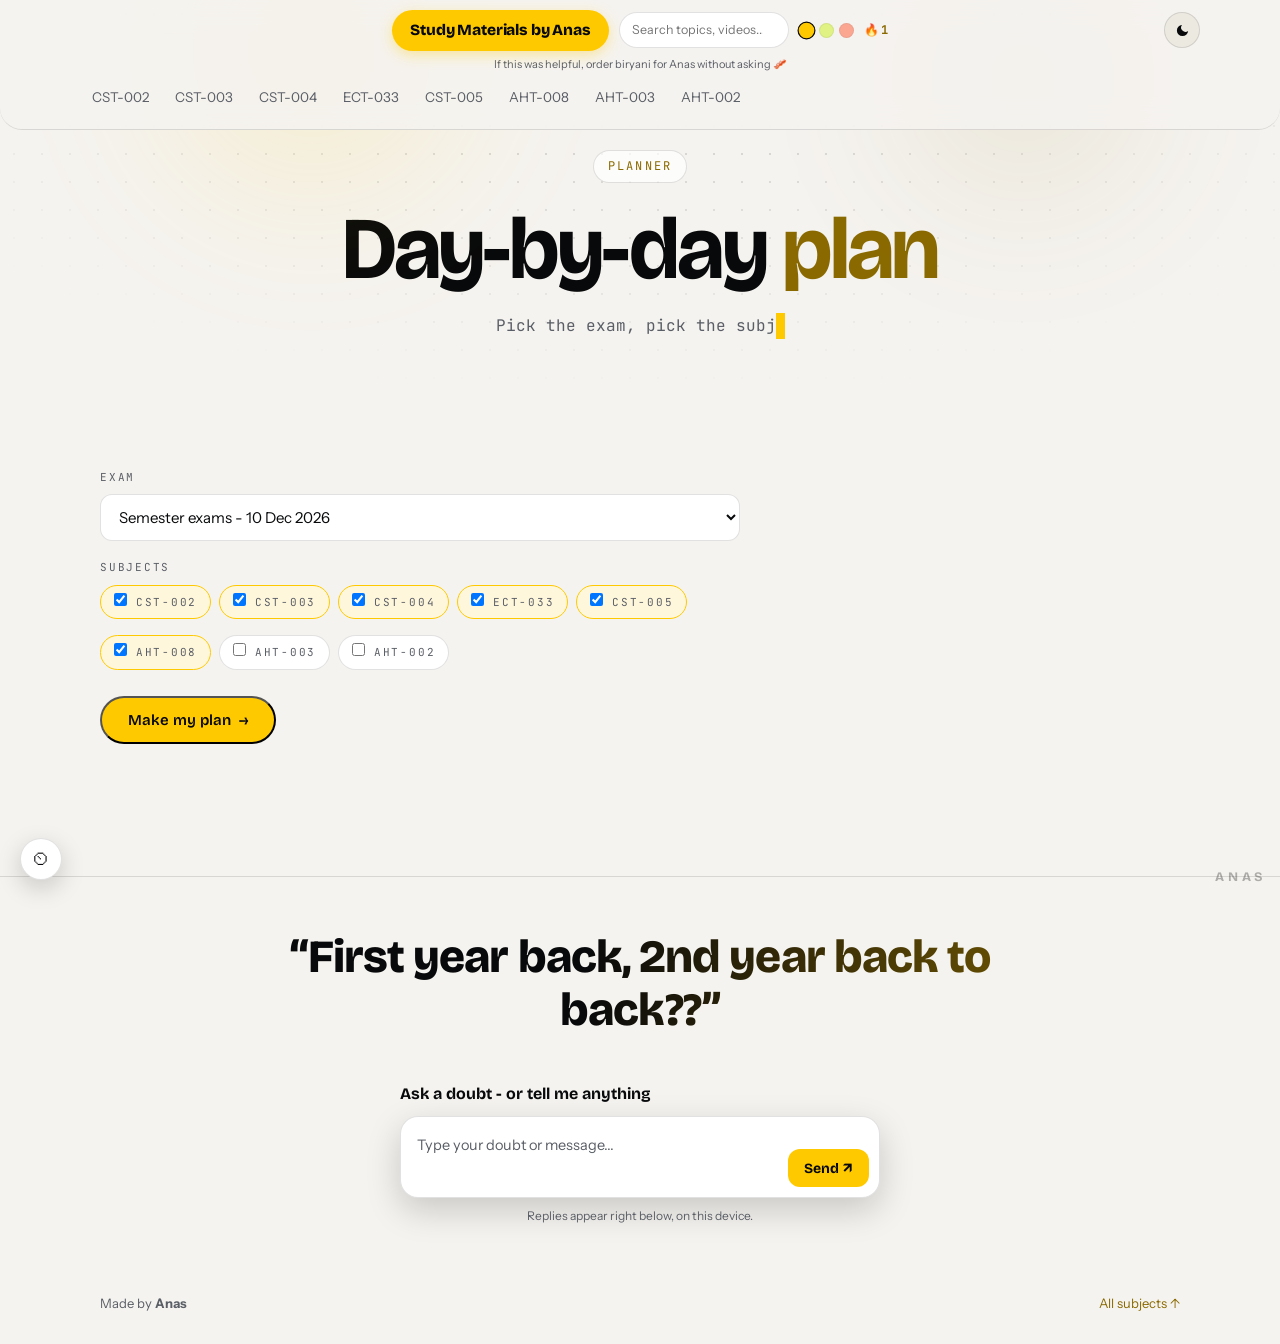
<file: planner.html>
<!DOCTYPE html>
<html lang="en" data-theme="hub" data-palette="p1">
<head>
<meta charset="UTF-8">
<meta name="viewport" content="width=device-width, initial-scale=1.0">
<title>Study Planner - Study Materials by Anas</title>
<meta name="description" content="Pick your exam date and subjects - get a day-by-day study plan that fits the time left.">
<link rel="canonical" href="https://anasamin822-dotcom.github.io/study-materials/planner.html">
<link rel="manifest" href="manifest.webmanifest">
<meta name="theme-color" content="#0B0B0F">
<link rel="apple-touch-icon" href="assets/icon-192.png">
<link rel="icon" href="data:image/svg+xml,%3Csvg xmlns='http://www.w3.org/2000/svg' viewBox='0 0 100 100'%3E%3Ctext y='.9em' font-size='90' font-family='sans-serif' font-weight='bold' fill='%23FFC900'%3EA%3C/text%3E%3C/svg%3E">
<link rel="preconnect" href="https://fonts.googleapis.com">
<link rel="preconnect" href="https://fonts.gstatic.com" crossorigin>
<link href="https://fonts.googleapis.com/css2?family=Bricolage+Grotesque:opsz,wght@12..96,400;12..96,600;12..96,700;12..96,800&family=Instrument+Sans:ital,wght@0,400;0,500;0,600;0,700;1,400&family=JetBrains+Mono:wght@400;600&display=swap" rel="stylesheet">
<script src="assets/mode.js?v=1794459906"></script>
<link rel="stylesheet" href="assets/style.css?v=1794459906">
</head>
<body data-page="planner">
<div class="page-loader"><span>Study Materials <b>by Anas</b></span></div>
<div class="dot-bg"></div>
<div class="scroll-progress"></div>
<nav class="nav">
  <div class="nav-row">
    <a class="brand" href="./">Study Materials by Anas</a>
    <div class="nav-tools">
    <div class="nav-search">
      <input type="search" data-search placeholder="Search topics, videos..." aria-label="Search topics and videos" autocomplete="off">
      <div class="search-drop" data-drop hidden></div>
    </div>
    <button class="lang-btn" type="button" data-lang-toggle hidden aria-label="Notes language toggle">EN</button>
    <div class="pal-dots" role="group" aria-label="Colour palette">
      <button type="button" data-pal="p1" style="--dot:#FFC900" aria-label="Amber palette"></button>
      <button type="button" data-pal="p2" style="--dot:#CDF22B" aria-label="Lime palette"></button>
      <button type="button" data-pal="p3" style="--dot:#FF6845" aria-label="Coral palette"></button>
    </div>
    <span class="streak" data-streak hidden title="Day streak">&#128293;<b></b></span>
    <button class="mode-toggle" type="button" aria-label="Light/dark mode toggle" aria-pressed="false"><svg class="moon" width="15" height="15" viewBox="0 0 24 24" fill="currentColor"><path d="M21 12.79A9 9 0 1 1 11.21 3 7 7 0 0 0 21 12.79z"/></svg><svg class="sun" width="16" height="16" viewBox="0 0 24 24" fill="none" stroke="currentColor" stroke-width="2" stroke-linecap="round"><circle cx="12" cy="12" r="4.2" fill="currentColor" stroke="none"/><path d="M12 2v2.5M12 19.5V22M2 12h2.5M19.5 12H22M4.6 4.6l1.8 1.8M17.6 17.6l1.8 1.8M4.6 19.4l1.8-1.8M17.6 6.4l1.8-1.8"/></svg></button>
    </div>
  </div>
  <div class="brand-quote">If this was helpful, order biryani for Anas without asking &#129363;</div>
  <div class="links"><a href="./subjects/discrete.html">CST-002</a><a href="./subjects/dsa.html">CST-003</a><a href="./subjects/oop.html">CST-004</a><a href="./subjects/de.html">ECT-033</a><a href="./subjects/python.html">CST-005</a><a href="./subjects/uhv.html">AHT-008</a><a href="./subjects/maths.html">AHT-003</a><a href="./subjects/chem.html">AHT-002</a></div>
</nav>
<header class="hero">
  <div class="aurora a1"></div><div class="aurora a2"></div>
  <span class="kicker">Planner</span>
  <h1>Day-by-day <span class="accent">plan</span></h1>
  <div class="type" data-typewriter="Pick the exam, pick the subjects - get every day mapped out until the paper."></div>
</header>
<main class="wrap">
<section class="section">
  <div class="planner-controls reveal">
    <div class="pl-field">
      <label for="pl-exam">Exam</label>
      <select id="pl-exam">
        <option value="2026-11-25">CIE 2 - 25 Nov 2026</option>
        <option value="2026-12-10" selected>Semester exams - 10 Dec 2026</option>
        <option value="custom">Custom date...</option>
      </select>
      <input type="date" id="pl-custom" hidden>
    </div>
    <div class="pl-field">
      <label>Subjects</label>
      <div class="pl-subjects" id="pl-subjects"></div>
    </div>
    <button class="btn btn-primary" id="pl-make" type="button">Make my plan <span class="arrow">&rarr;</span></button>
  </div>
  <div class="pl-today" id="pl-today" hidden></div>
  <div class="pl-plan" id="pl-plan"></div>
</section>
</main>
<footer>
  <div class="footer-quote">&ldquo;First year back, 2nd year back to back??&rdquo;</div>
  <div class="chat-box reveal">
    <div class="chat-title">Ask a doubt - or tell me anything</div>
    <form class="chat-form" novalidate>
      <input type="text" name="company" class="hp-field" tabindex="-1" autocomplete="off" aria-hidden="true">
      <textarea name="message" rows="2" required maxlength="2000" placeholder="Type your doubt or message..." aria-label="Your doubt or message"></textarea>
      <button type="submit" class="chat-send">Send &#8599;</button>
    </form>
    <div class="chat-note">Replies appear right below, on this device.</div>
    <div class="chat-status" role="status" aria-live="polite"></div>
    <div class="thread" data-thread hidden></div>
  </div>
  <div class="footer-row">
    <span>Made by <b>Anas</b></span>
    <span class="visitors" data-visitors hidden>&#128064; <b></b> visitors</span>
    <span><a href="./">All subjects &uarr;</a></span>
  </div>
</footer>
<div class="watermark">Anas</div>
<script src="./assets/app.js?v=1794459906"></script>
<script src="./assets/planner-data.js?v=1794459906"></script>
<script src="./assets/features.js?v=1794459906"></script>
<script src="assets/planner-data.js?v=1794459906"></script><script src="assets/planner.js?v=1794459906"></script>
</body>
</html>
</file>
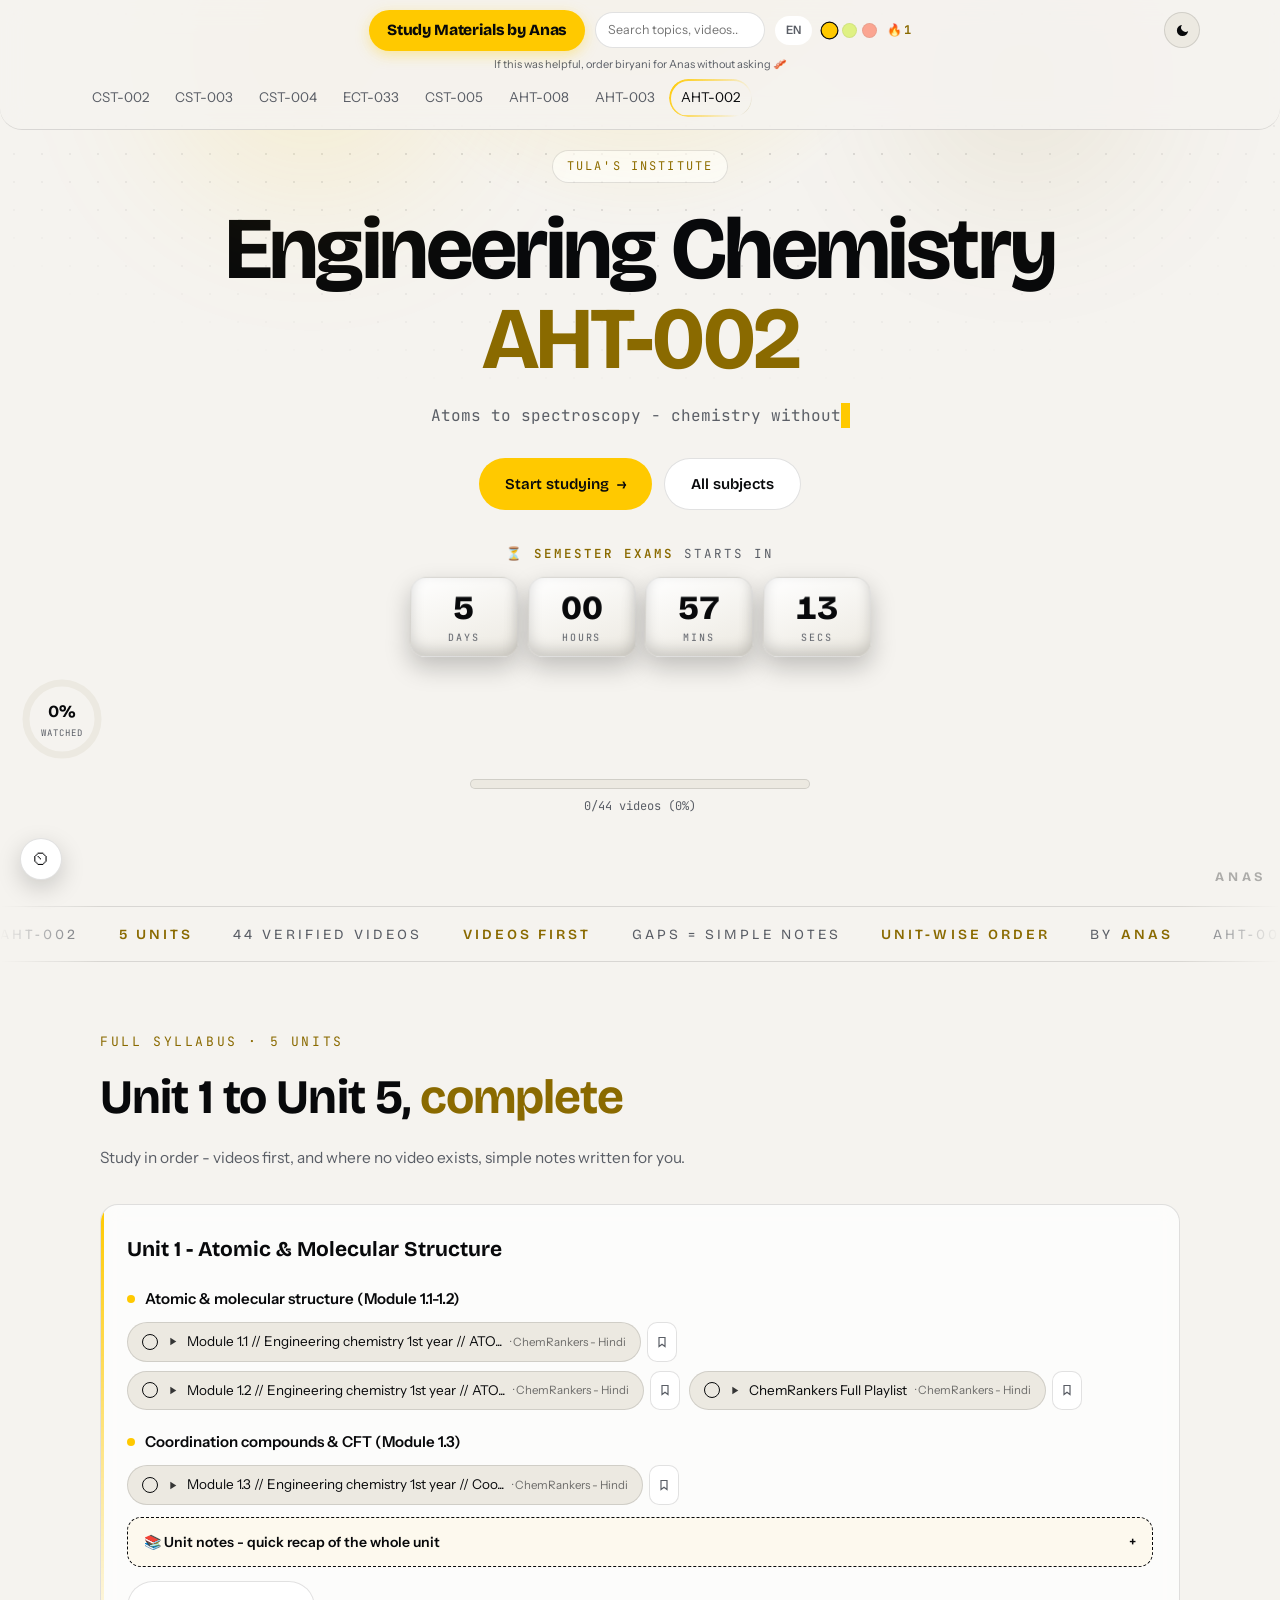
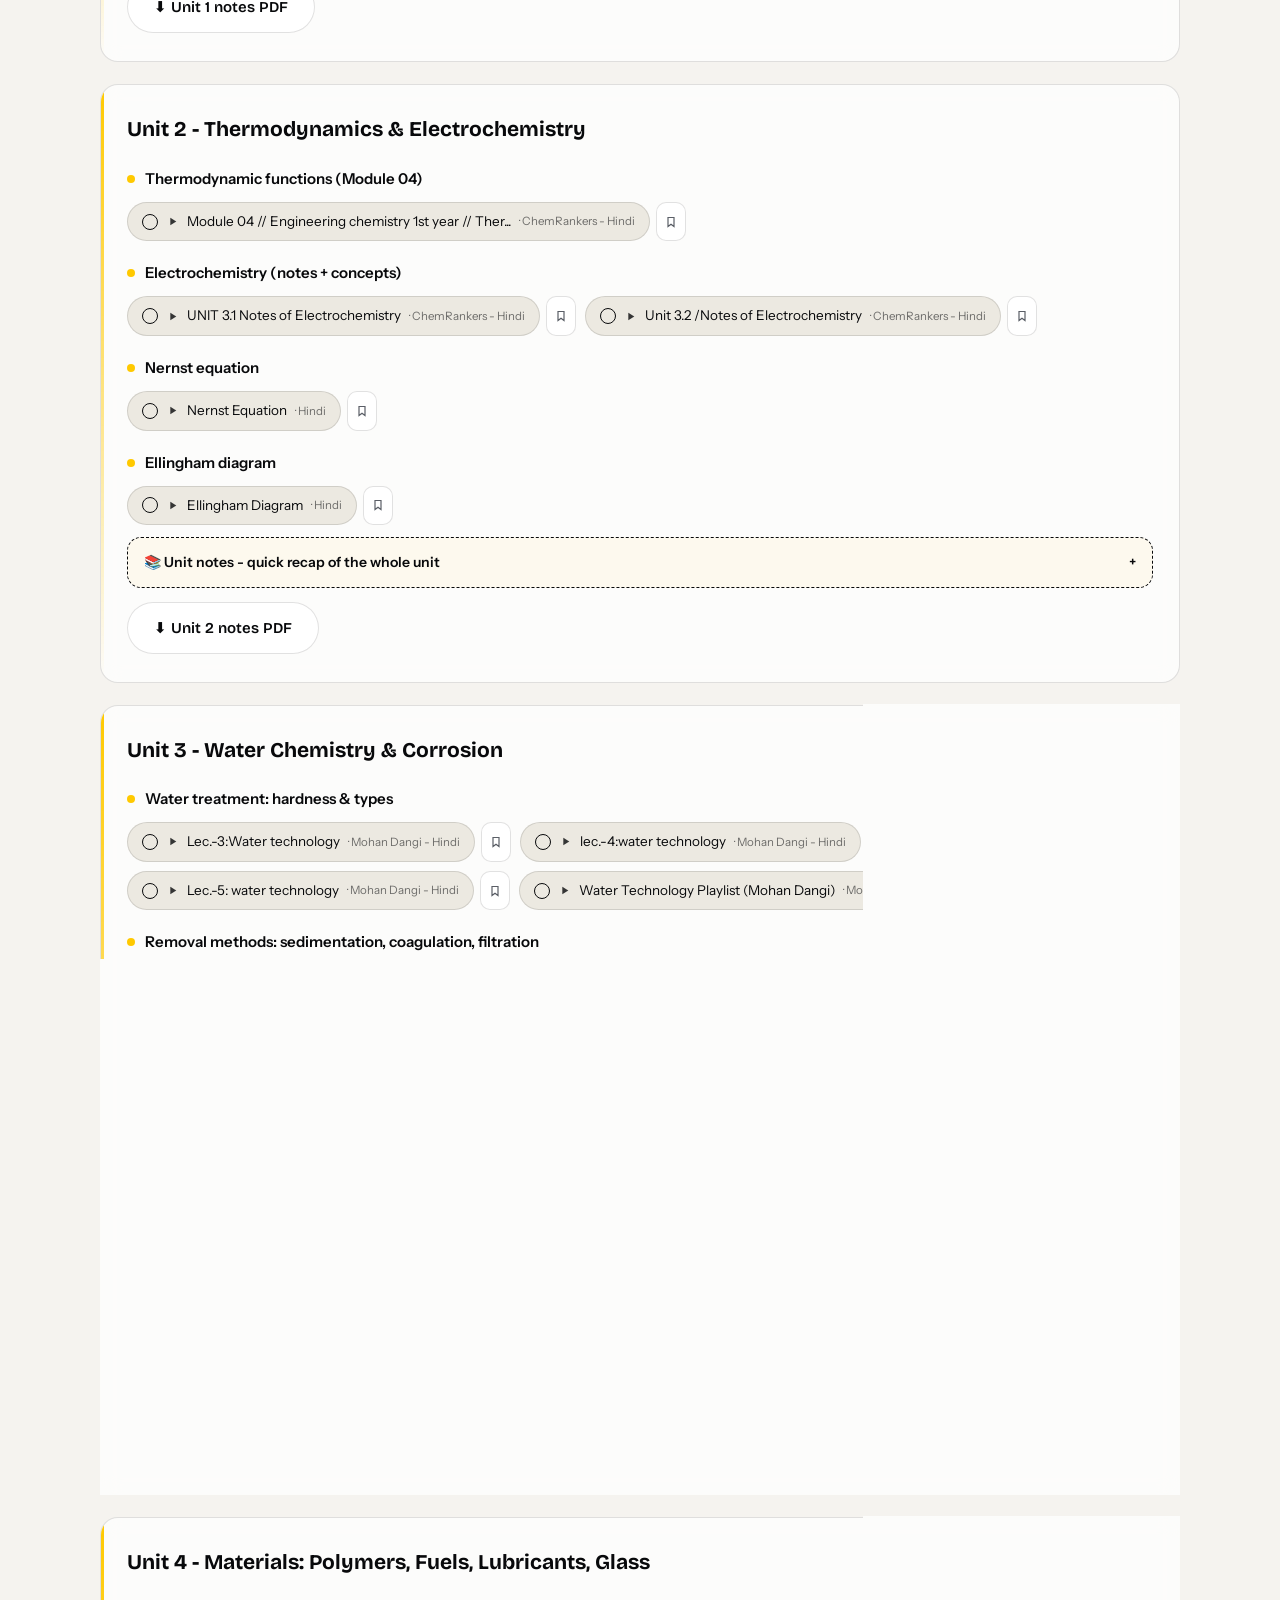
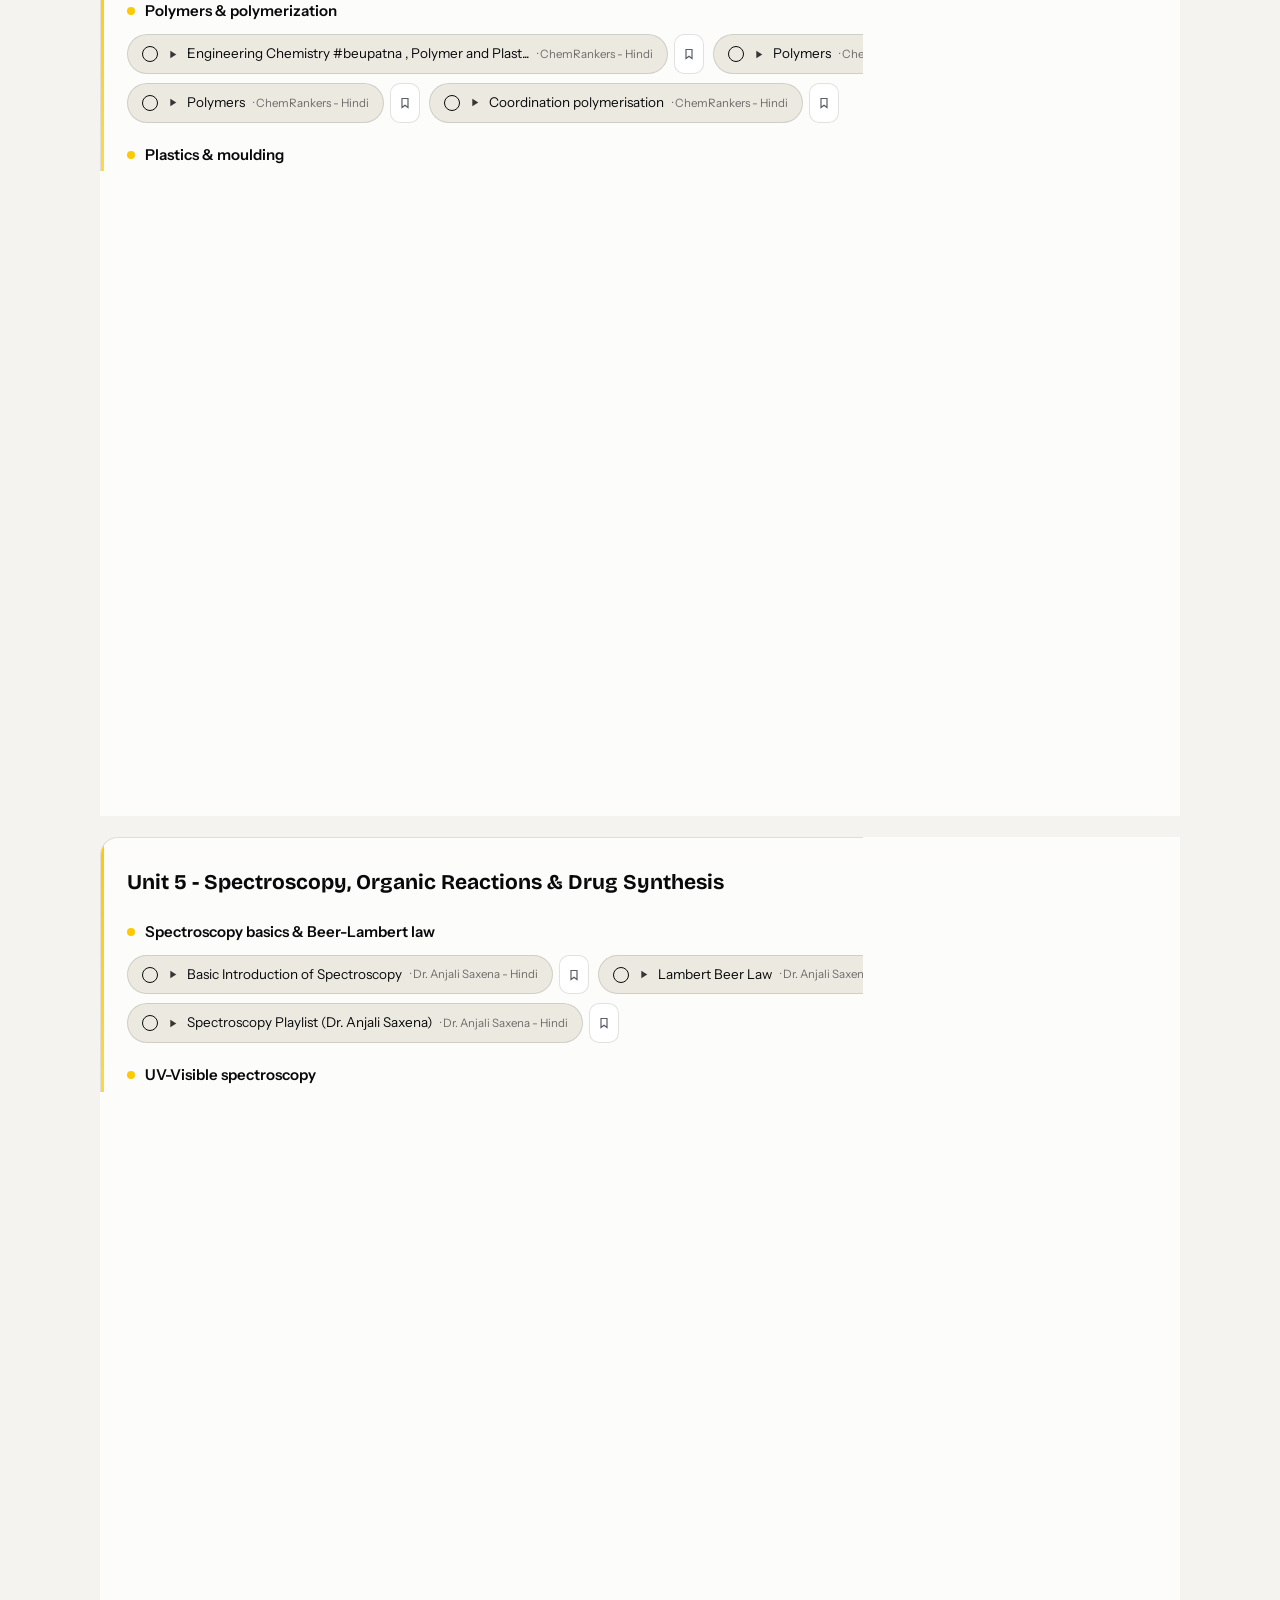
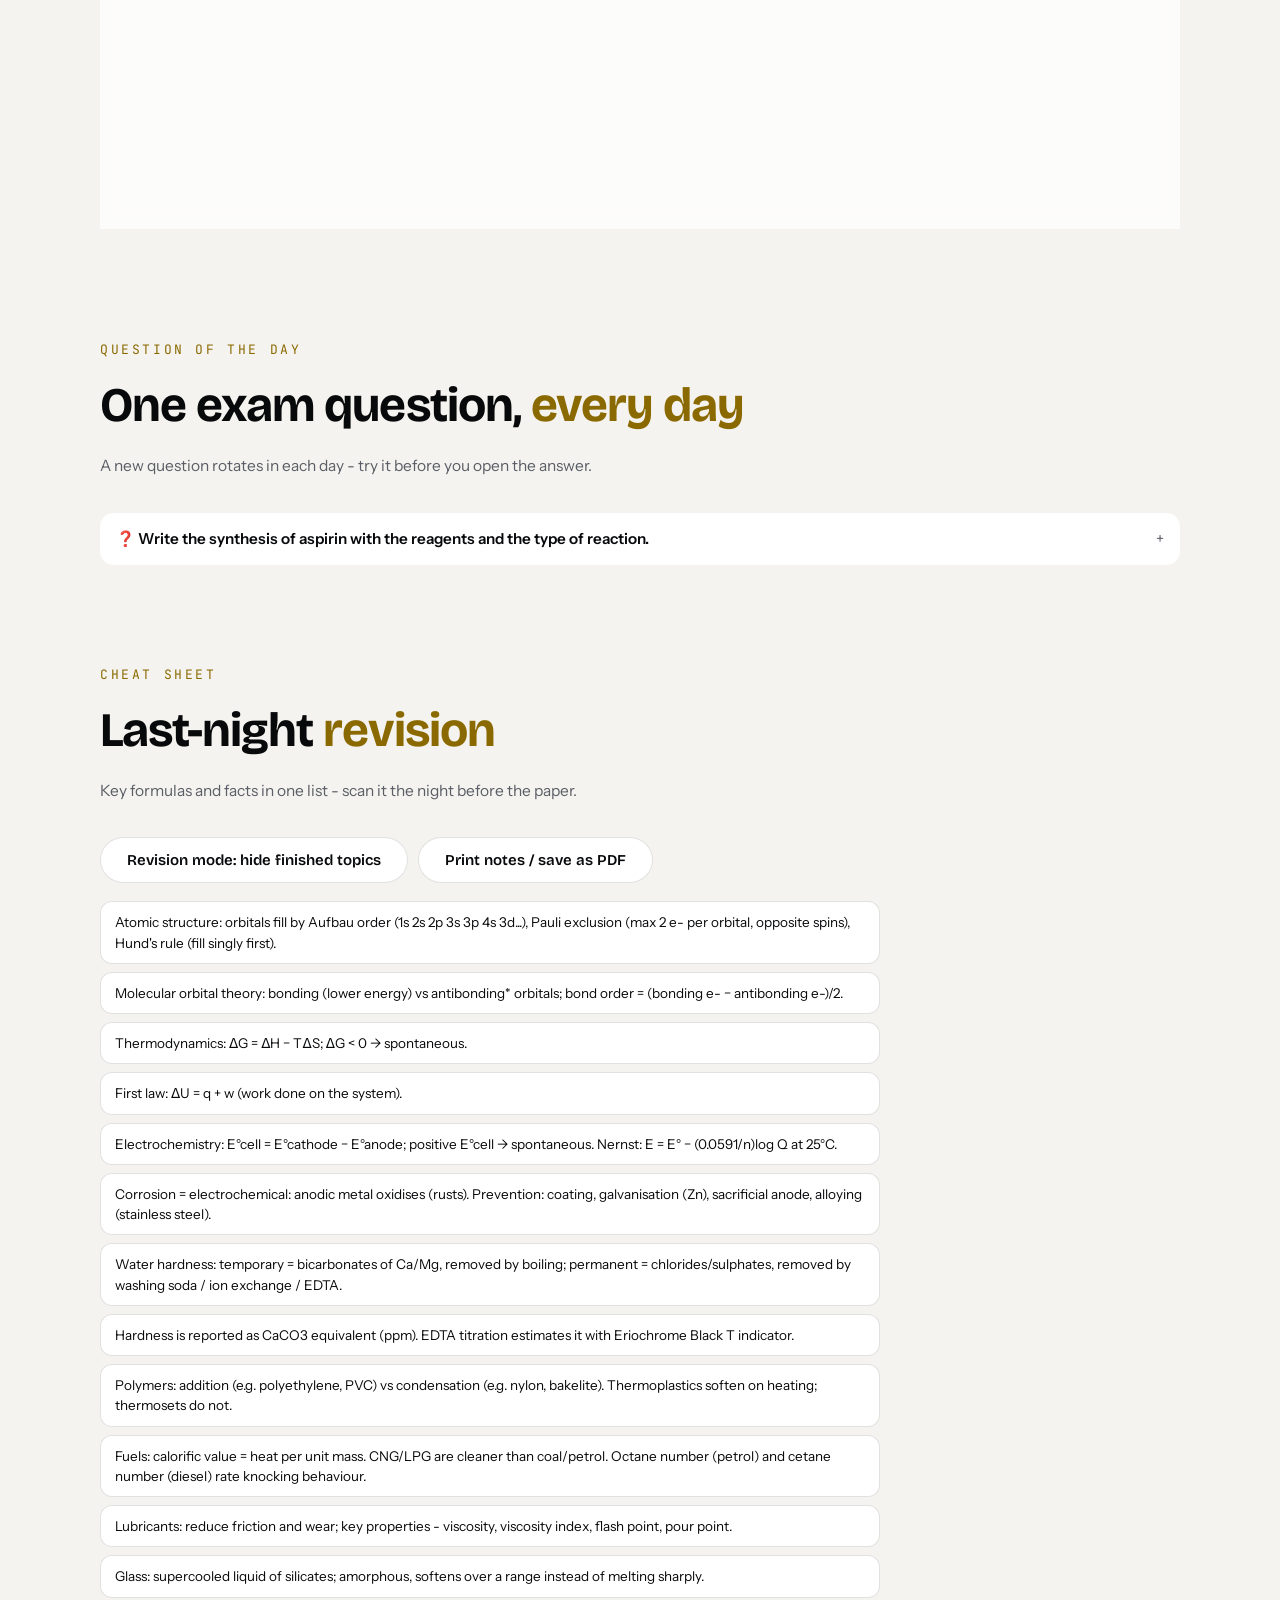
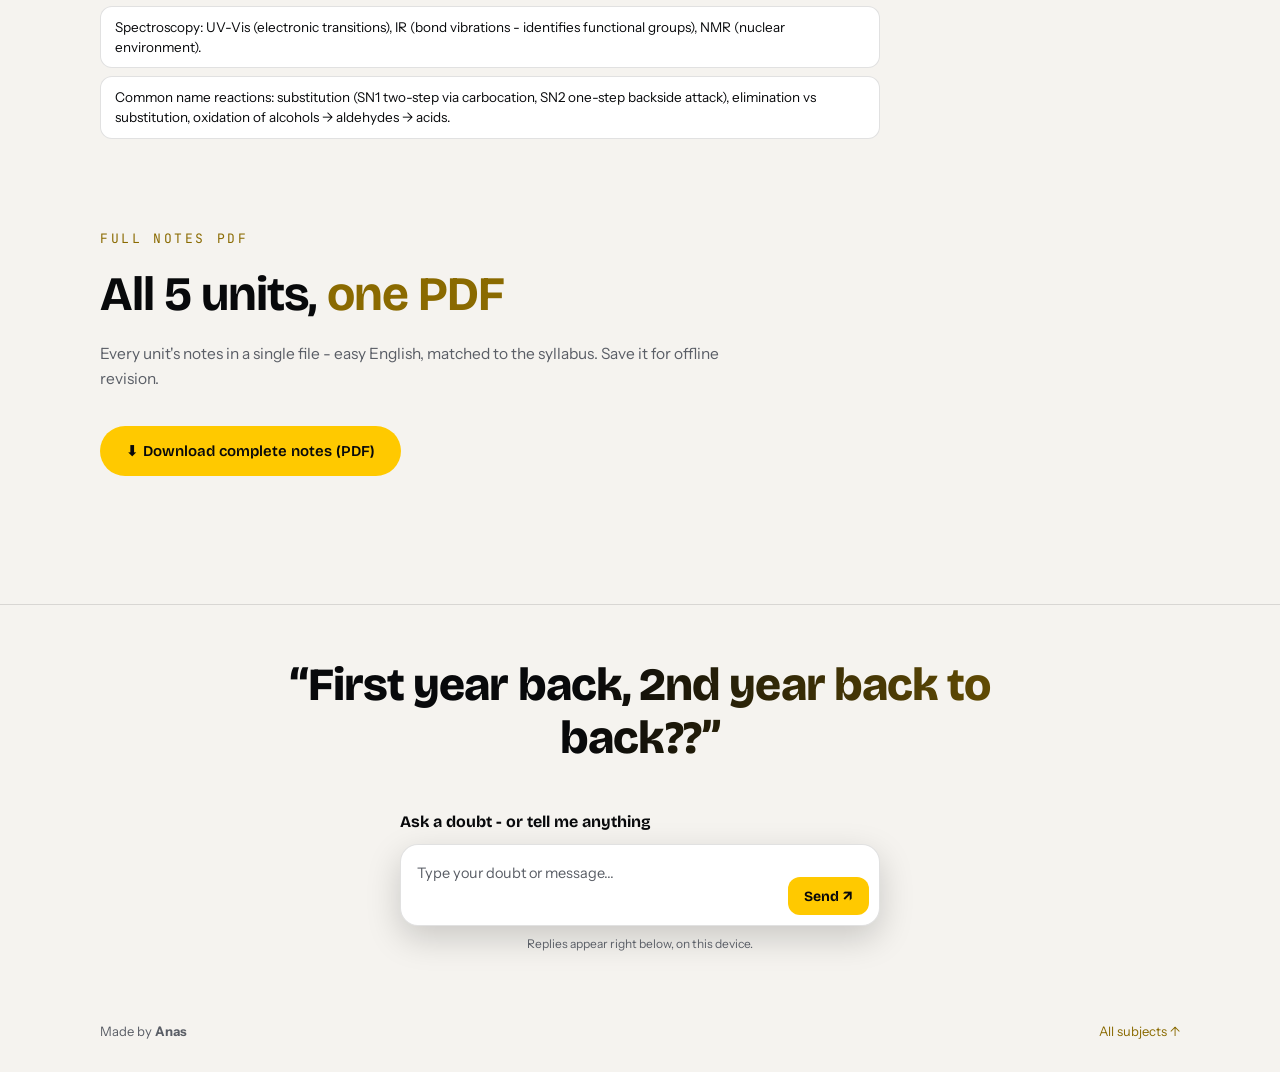
<file: subjects/chem.html>
<!DOCTYPE html>
<html lang="en" data-theme="chem" data-palette="p1">
<head>
<meta charset="UTF-8">
<meta name="viewport" content="width=device-width, initial-scale=1.0">
<title>Engineering Chemistry (AHT-002) - Study Material</title>
<meta name="description" content="Complete Engineering Chemistry AHT-002 syllabus - best YouTube videos and simple notes, unit-wise.">
<link rel="canonical" href="https://anasamin822-dotcom.github.io/study-materials/subjects/chem.html">
<link rel="manifest" href="../manifest.webmanifest">
<meta name="theme-color" content="#0B0B0F">
<link rel="apple-touch-icon" href="../assets/icon-192.png">
<link rel="icon" href="data:image/svg+xml,%3Csvg xmlns='http://www.w3.org/2000/svg' viewBox='0 0 100 100'%3E%3Ctext y='.9em' font-size='90' font-family='sans-serif' font-weight='bold' fill='%23FFC900'%3EA%3C/text%3E%3C/svg%3E">
<link rel="preconnect" href="https://fonts.googleapis.com">
<link rel="preconnect" href="https://fonts.gstatic.com" crossorigin>
<link href="https://fonts.googleapis.com/css2?family=Bricolage+Grotesque:opsz,wght@12..96,400;12..96,600;12..96,700;12..96,800&family=Instrument+Sans:ital,wght@0,400;0,500;0,600;0,700;1,400&family=JetBrains+Mono:wght@400;600&display=swap" rel="stylesheet">
<script src="../assets/mode.js?v=1794459906"></script>
<link rel="stylesheet" href="../assets/style.css?v=1794459906">
</head>
<body data-page="chem" data-slug="chem" data-name="Engineering Chemistry">
<div class="page-loader"><span>Study Materials <b>by Anas</b></span></div>
<div class="dot-bg"></div>
<div class="scroll-progress"></div>
<nav class="nav">
  <div class="nav-row">
    <a class="brand" href="../">Study Materials by Anas</a>
    <div class="nav-tools">
    <div class="nav-search">
      <input type="search" data-search placeholder="Search topics, videos..." aria-label="Search topics and videos" autocomplete="off">
      <div class="search-drop" data-drop hidden></div>
    </div>
    <button class="lang-btn" type="button" data-lang-toggle hidden aria-label="Notes language toggle">EN</button>
    <div class="pal-dots" role="group" aria-label="Colour palette">
      <button type="button" data-pal="p1" style="--dot:#FFC900" aria-label="Amber palette"></button>
      <button type="button" data-pal="p2" style="--dot:#CDF22B" aria-label="Lime palette"></button>
      <button type="button" data-pal="p3" style="--dot:#FF6845" aria-label="Coral palette"></button>
    </div>
    <span class="streak" data-streak hidden title="Day streak">&#128293;<b></b></span>
    <button class="mode-toggle" type="button" aria-label="Light/dark mode toggle" aria-pressed="false"><svg class="moon" width="15" height="15" viewBox="0 0 24 24" fill="currentColor"><path d="M21 12.79A9 9 0 1 1 11.21 3 7 7 0 0 0 21 12.79z"/></svg><svg class="sun" width="16" height="16" viewBox="0 0 24 24" fill="none" stroke="currentColor" stroke-width="2" stroke-linecap="round"><circle cx="12" cy="12" r="4.2" fill="currentColor" stroke="none"/><path d="M12 2v2.5M12 19.5V22M2 12h2.5M19.5 12H22M4.6 4.6l1.8 1.8M17.6 17.6l1.8 1.8M4.6 19.4l1.8-1.8M17.6 6.4l1.8-1.8"/></svg></button>
    </div>
  </div>
  <div class="brand-quote">If this was helpful, order biryani for Anas without asking &#129363;</div>
  <div class="links"><a href="../subjects/discrete.html">CST-002</a><a href="../subjects/dsa.html">CST-003</a><a href="../subjects/oop.html">CST-004</a><a href="../subjects/de.html">ECT-033</a><a href="../subjects/python.html">CST-005</a><a href="../subjects/uhv.html">AHT-008</a><a href="../subjects/maths.html">AHT-003</a><a href="../subjects/chem.html" class="active">AHT-002</a></div>
</nav>
<header class="hero">
  <div class="aurora a1"></div><div class="aurora a2"></div>
  <div class="spotlight"></div>
  <span class="kicker">Tula&#x27;s Institute</span>
  <h1>Engineering Chemistry<br><span class="accent">AHT-002</span></h1>
  <div class="type" data-typewriter="Atoms to spectroscopy - chemistry without fear."></div>
  <div class="cta-row">
    <a class="btn btn-primary" data-magnetic href="#content">Start studying <span class="arrow">&rarr;</span></a>
    <a class="btn btn-ghost" data-magnetic href="../">All subjects</a>
  </div>
  <div class="countdown reveal" data-countdown>
  <div class="cd-label">&#9203; <span data-cd-label>CIE 2</span> starts in</div>
  <div class="cd-grid">
    <div class="cd-card"><b data-cd-d>--</b><small>days</small></div>
    <div class="cd-card"><b data-cd-h>--</b><small>hours</small></div>
    <div class="cd-card"><b data-cd-m>--</b><small>mins</small></div>
    <div class="cd-card"><b data-cd-s>--</b><small>secs</small></div>
  </div>
</div>
  <div class="ring-wrap">
    <svg class="ring" viewBox="0 0 84 84" aria-hidden="true">
      <circle class="ring-bg" cx="42" cy="42" r="36"></circle>
      <circle class="ring-fg" cx="42" cy="42" r="36" data-ring-fg></circle>
    </svg>
    <div class="ring-num"><b data-ring-pct>0%</b><small>watched</small></div>
  </div>
  <div class="cta-row" style="margin-top:18px">
    <div style="min-width:240px;max-width:340px;width:100%;background:var(--surface-2);border-radius:999px;height:10px;overflow:hidden;border:1px solid var(--line)">
      <div class="progress-fill" style="height:100%;width:0;background:var(--accent);transition:width .4s"></div>
    </div>
  </div>
  <div class="progress-label" style="margin-top:8px;font-family:var(--font-mono);font-size:12px;color:var(--muted)"></div>
</header>
<div class="marquee"><div class="track">
  <span>AHT-002</span><span><b>5 units</b></span><span>44 verified videos</span><span><b>videos first</b></span><span>gaps = simple notes</span><span><b>unit-wise order</b></span><span>by <b>Anas</b></span>
</div></div>
<main class="wrap" id="content">
<section class="section">
  <div class="section-head reveal">
    <div class="num">FULL SYLLABUS &middot; 5 UNITS</div>
    <h2>Unit 1 to Unit 5, <span style="color:var(--accent-strong)">complete</span></h2>
    <p>Study in order - videos first, and where no video exists, simple notes written for you.</p>
  </div>
  <div class="unit reveal">
  <h3>Unit 1 - Atomic &amp; Molecular Structure</h3>
  <div class="topic reveal" id="t1"><div class="topic-name"><span class="tick"></span>Atomic &amp; molecular structure (Module 1.1-1.2)<button class="tshare" type="button" data-anchor="t1" aria-label="Copy link to this topic" title="Copy link"><svg width="11" height="11" viewBox="0 0 24 24" fill="none" stroke="currentColor" stroke-width="2.2"><path d="M10 13a5 5 0 0 0 7.5.5l3-3a5 5 0 0 0-7-7l-1.7 1.7"/><path d="M14 11a5 5 0 0 0-7.5-.5l-3 3a5 5 0 0 0 7 7l1.7-1.7"/></svg></button></div><div class="pills"><span class="pillwrap"><a class="pill" data-vid="QuAQlCcz-2E" href="https://www.youtube.com/watch?v=QuAQlCcz-2E&amp;list=PLW1Y7Rfg4m8Jhs-s_VfYWgWzwTqYUvxJb" target="_blank" rel="noopener"><span class="check"></span><svg width="13" height="13" viewBox="0 0 24 24" fill="currentColor"><path d="M8 5v14l11-7z"/></svg><span>Module 1.1 // Engineering chemistry 1st year // ATO...</span><span style="opacity:.55;font-size:11.5px">&middot; ChemRankers - Hindi</span></a><button class="bmk" type="button" data-bmk="Module 1.1 // Engineering chemistry 1st year // ATO...|https://www.youtube.com/watch?v=QuAQlCcz-2E&amp;list=PLW1Y7Rfg4m8Jhs-s_VfYWgWzwTqYUvxJb|ChemRankers - Hindi|QuAQlCcz-2E|chem" aria-label="Bookmark this video" title="Bookmark"><svg width="12" height="12" viewBox="0 0 24 24" fill="none" stroke="currentColor" stroke-width="2.4"><path d="M6 3h12v18l-6-4.5L6 21z"/></svg></button></span><span class="pillwrap"><a class="pill" data-vid="hYg4Ed4nsM0" href="https://www.youtube.com/watch?v=hYg4Ed4nsM0&amp;list=PLW1Y7Rfg4m8Jhs-s_VfYWgWzwTqYUvxJb" target="_blank" rel="noopener"><span class="check"></span><svg width="13" height="13" viewBox="0 0 24 24" fill="currentColor"><path d="M8 5v14l11-7z"/></svg><span>Module 1.2 // Engineering chemistry 1st year // ATO...</span><span style="opacity:.55;font-size:11.5px">&middot; ChemRankers - Hindi</span></a><button class="bmk" type="button" data-bmk="Module 1.2 // Engineering chemistry 1st year // ATO...|https://www.youtube.com/watch?v=hYg4Ed4nsM0&amp;list=PLW1Y7Rfg4m8Jhs-s_VfYWgWzwTqYUvxJb|ChemRankers - Hindi|hYg4Ed4nsM0|chem" aria-label="Bookmark this video" title="Bookmark"><svg width="12" height="12" viewBox="0 0 24 24" fill="none" stroke="currentColor" stroke-width="2.4"><path d="M6 3h12v18l-6-4.5L6 21z"/></svg></button></span><span class="pillwrap"><a class="pill" data-vid="PLW1Y7Rfg4m8Jhs-s_VfYWgWzwTqYUvxJb" href="https://www.youtube.com/playlist?list=PLW1Y7Rfg4m8Jhs-s_VfYWgWzwTqYUvxJb" target="_blank" rel="noopener"><span class="check"></span><svg width="13" height="13" viewBox="0 0 24 24" fill="currentColor"><path d="M8 5v14l11-7z"/></svg><span>ChemRankers Full Playlist</span><span style="opacity:.55;font-size:11.5px">&middot; ChemRankers - Hindi</span></a><button class="bmk" type="button" data-bmk="ChemRankers Full Playlist|https://www.youtube.com/playlist?list=PLW1Y7Rfg4m8Jhs-s_VfYWgWzwTqYUvxJb|ChemRankers - Hindi|PLW1Y7Rfg4m8Jhs-s_VfYWgWzwTqYUvxJb|chem" aria-label="Bookmark this video" title="Bookmark"><svg width="12" height="12" viewBox="0 0 24 24" fill="none" stroke="currentColor" stroke-width="2.4"><path d="M6 3h12v18l-6-4.5L6 21z"/></svg></button></span></div></div><div class="topic reveal" id="t2"><div class="topic-name"><span class="tick"></span>Coordination compounds &amp; CFT (Module 1.3)<button class="tshare" type="button" data-anchor="t2" aria-label="Copy link to this topic" title="Copy link"><svg width="11" height="11" viewBox="0 0 24 24" fill="none" stroke="currentColor" stroke-width="2.2"><path d="M10 13a5 5 0 0 0 7.5.5l3-3a5 5 0 0 0-7-7l-1.7 1.7"/><path d="M14 11a5 5 0 0 0-7.5-.5l-3 3a5 5 0 0 0 7 7l1.7-1.7"/></svg></button></div><div class="pills"><span class="pillwrap"><a class="pill" data-vid="cHl8vsh1dtA" href="https://www.youtube.com/watch?v=cHl8vsh1dtA&amp;list=PLW1Y7Rfg4m8Jhs-s_VfYWgWzwTqYUvxJb" target="_blank" rel="noopener"><span class="check"></span><svg width="13" height="13" viewBox="0 0 24 24" fill="currentColor"><path d="M8 5v14l11-7z"/></svg><span>Module 1.3 // Engineering chemistry 1st year // Coo...</span><span style="opacity:.55;font-size:11.5px">&middot; ChemRankers - Hindi</span></a><button class="bmk" type="button" data-bmk="Module 1.3 // Engineering chemistry 1st year // Coo...|https://www.youtube.com/watch?v=cHl8vsh1dtA&amp;list=PLW1Y7Rfg4m8Jhs-s_VfYWgWzwTqYUvxJb|ChemRankers - Hindi|cHl8vsh1dtA|chem" aria-label="Bookmark this video" title="Bookmark"><svg width="12" height="12" viewBox="0 0 24 24" fill="none" stroke="currentColor" stroke-width="2.4"><path d="M6 3h12v18l-6-4.5L6 21z"/></svg></button></span></div></div>
  <details class="note unit-note"><summary>&#128218; Unit notes - quick recap of the whole unit<span class="plus">+</span></summary>
<div class="note-body"><p><b>What this unit covers (syllabus):</b> atomic theory and nuclear models, Heisenberg's uncertainty principle, de Broglie waves, the Schr&ouml;dinger equation for hydrogen, VBT and MOT of diatomic molecules (H&#8322;, O&#8322;, N&#8322;, H&#8322;O, NH&#8323;, XeO&#8323;, XeO&#8324;), crystal field theory and magnetic properties of transition metal ions, and band theory of metals.</p>
<p><b>Key ideas:</b> <b>de Broglie:</b> every moving particle has a wave, &lambda; = h/mv. <b>Heisenberg:</b> &Delta;x&middot;&Delta;p &ge; h/4&pi; - position and momentum cannot both be exact. The <b>Schr&ouml;dinger equation</b> (H&psi; = E&psi;) gives orbitals as solutions. <b>VBT</b>: bonds form by orbital overlap, explained with hybridisation (sp&sup3; in NH&#8323;/H&#8322;O). <b>MOT:</b> atomic orbitals combine into bonding (lower energy) and antibonding (higher) molecular orbitals; <b>bond order</b> = (bonding - antibonding electrons)/2 - O&#8322; has bond order 2 and is paramagnetic (two unpaired electrons), the classic question. <b>Crystal field theory:</b> d-orbitals split in a ligand field (t&#8322;g/e<sub>g</sub> in octahedral); strong-field ligands pair electrons (low spin), weak-field leave them unpaired (high spin) - this decides magnetism. <b>Band theory:</b> metals conduct because their valence and conduction bands overlap.</p>
<p><b>Exam pointers:</b> MO diagram of O&#8322; or N&#8322; with bond order and magnetism is the most repeated question. de Broglie/Heisenberg numericals (plug into the formula) and "VBT vs MOT" are regular theory.</p></div></details>
  <a class="btn btn-ghost unit-pdf" href="../notes/chem-unit-1-notes.pdf" download>&#11015; Unit 1 notes PDF</a>
</div><div class="unit reveal">
  <h3>Unit 2 - Thermodynamics &amp; Electrochemistry</h3>
  <div class="topic reveal" id="t3"><div class="topic-name"><span class="tick"></span>Thermodynamic functions (Module 04)<button class="tshare" type="button" data-anchor="t3" aria-label="Copy link to this topic" title="Copy link"><svg width="11" height="11" viewBox="0 0 24 24" fill="none" stroke="currentColor" stroke-width="2.2"><path d="M10 13a5 5 0 0 0 7.5.5l3-3a5 5 0 0 0-7-7l-1.7 1.7"/><path d="M14 11a5 5 0 0 0-7.5-.5l-3 3a5 5 0 0 0 7 7l1.7-1.7"/></svg></button></div><div class="pills"><span class="pillwrap"><a class="pill" data-vid="kkUWKF7TFno" href="https://www.youtube.com/watch?v=kkUWKF7TFno&amp;list=PLW1Y7Rfg4m8Jhs-s_VfYWgWzwTqYUvxJb" target="_blank" rel="noopener"><span class="check"></span><svg width="13" height="13" viewBox="0 0 24 24" fill="currentColor"><path d="M8 5v14l11-7z"/></svg><span>Module 04 // Engineering chemistry 1st year // Ther...</span><span style="opacity:.55;font-size:11.5px">&middot; ChemRankers - Hindi</span></a><button class="bmk" type="button" data-bmk="Module 04 // Engineering chemistry 1st year // Ther...|https://www.youtube.com/watch?v=kkUWKF7TFno&amp;list=PLW1Y7Rfg4m8Jhs-s_VfYWgWzwTqYUvxJb|ChemRankers - Hindi|kkUWKF7TFno|chem" aria-label="Bookmark this video" title="Bookmark"><svg width="12" height="12" viewBox="0 0 24 24" fill="none" stroke="currentColor" stroke-width="2.4"><path d="M6 3h12v18l-6-4.5L6 21z"/></svg></button></span></div></div><div class="topic reveal" id="t4"><div class="topic-name"><span class="tick"></span>Electrochemistry (notes + concepts)<button class="tshare" type="button" data-anchor="t4" aria-label="Copy link to this topic" title="Copy link"><svg width="11" height="11" viewBox="0 0 24 24" fill="none" stroke="currentColor" stroke-width="2.2"><path d="M10 13a5 5 0 0 0 7.5.5l3-3a5 5 0 0 0-7-7l-1.7 1.7"/><path d="M14 11a5 5 0 0 0-7.5-.5l-3 3a5 5 0 0 0 7 7l1.7-1.7"/></svg></button></div><div class="pills"><span class="pillwrap"><a class="pill" data-vid="i2_VTIy-FLQ" href="https://www.youtube.com/watch?v=i2_VTIy-FLQ&amp;list=PLW1Y7Rfg4m8Jhs-s_VfYWgWzwTqYUvxJb" target="_blank" rel="noopener"><span class="check"></span><svg width="13" height="13" viewBox="0 0 24 24" fill="currentColor"><path d="M8 5v14l11-7z"/></svg><span>UNIT 3.1 Notes of Electrochemistry</span><span style="opacity:.55;font-size:11.5px">&middot; ChemRankers - Hindi</span></a><button class="bmk" type="button" data-bmk="UNIT 3.1 Notes of Electrochemistry|https://www.youtube.com/watch?v=i2_VTIy-FLQ&amp;list=PLW1Y7Rfg4m8Jhs-s_VfYWgWzwTqYUvxJb|ChemRankers - Hindi|i2_VTIy-FLQ|chem" aria-label="Bookmark this video" title="Bookmark"><svg width="12" height="12" viewBox="0 0 24 24" fill="none" stroke="currentColor" stroke-width="2.4"><path d="M6 3h12v18l-6-4.5L6 21z"/></svg></button></span><span class="pillwrap"><a class="pill" data-vid="7YXWv-ZGBHU" href="https://www.youtube.com/watch?v=7YXWv-ZGBHU&amp;list=PLW1Y7Rfg4m8Jhs-s_VfYWgWzwTqYUvxJb" target="_blank" rel="noopener"><span class="check"></span><svg width="13" height="13" viewBox="0 0 24 24" fill="currentColor"><path d="M8 5v14l11-7z"/></svg><span>Unit 3.2 /Notes of Electrochemistry</span><span style="opacity:.55;font-size:11.5px">&middot; ChemRankers - Hindi</span></a><button class="bmk" type="button" data-bmk="Unit 3.2 /Notes of Electrochemistry|https://www.youtube.com/watch?v=7YXWv-ZGBHU&amp;list=PLW1Y7Rfg4m8Jhs-s_VfYWgWzwTqYUvxJb|ChemRankers - Hindi|7YXWv-ZGBHU|chem" aria-label="Bookmark this video" title="Bookmark"><svg width="12" height="12" viewBox="0 0 24 24" fill="none" stroke="currentColor" stroke-width="2.4"><path d="M6 3h12v18l-6-4.5L6 21z"/></svg></button></span></div></div><div class="topic reveal" id="t5"><div class="topic-name"><span class="tick"></span>Nernst equation<button class="tshare" type="button" data-anchor="t5" aria-label="Copy link to this topic" title="Copy link"><svg width="11" height="11" viewBox="0 0 24 24" fill="none" stroke="currentColor" stroke-width="2.2"><path d="M10 13a5 5 0 0 0 7.5.5l3-3a5 5 0 0 0-7-7l-1.7 1.7"/><path d="M14 11a5 5 0 0 0-7.5-.5l-3 3a5 5 0 0 0 7 7l1.7-1.7"/></svg></button></div><div class="pills"><span class="pillwrap"><a class="pill" data-vid="UlwKBzIiIVo" href="https://www.youtube.com/watch?v=UlwKBzIiIVo" target="_blank" rel="noopener"><span class="check"></span><svg width="13" height="13" viewBox="0 0 24 24" fill="currentColor"><path d="M8 5v14l11-7z"/></svg><span>Nernst Equation</span><span style="opacity:.55;font-size:11.5px">&middot; Hindi</span></a><button class="bmk" type="button" data-bmk="Nernst Equation|https://www.youtube.com/watch?v=UlwKBzIiIVo|Hindi|UlwKBzIiIVo|chem" aria-label="Bookmark this video" title="Bookmark"><svg width="12" height="12" viewBox="0 0 24 24" fill="none" stroke="currentColor" stroke-width="2.4"><path d="M6 3h12v18l-6-4.5L6 21z"/></svg></button></span></div></div><div class="topic reveal" id="t6"><div class="topic-name"><span class="tick"></span>Ellingham diagram<button class="tshare" type="button" data-anchor="t6" aria-label="Copy link to this topic" title="Copy link"><svg width="11" height="11" viewBox="0 0 24 24" fill="none" stroke="currentColor" stroke-width="2.2"><path d="M10 13a5 5 0 0 0 7.5.5l3-3a5 5 0 0 0-7-7l-1.7 1.7"/><path d="M14 11a5 5 0 0 0-7.5-.5l-3 3a5 5 0 0 0 7 7l1.7-1.7"/></svg></button></div><div class="pills"><span class="pillwrap"><a class="pill" data-vid="mEHc-zP5Huk" href="https://www.youtube.com/watch?v=mEHc-zP5Huk" target="_blank" rel="noopener"><span class="check"></span><svg width="13" height="13" viewBox="0 0 24 24" fill="currentColor"><path d="M8 5v14l11-7z"/></svg><span>Ellingham Diagram</span><span style="opacity:.55;font-size:11.5px">&middot; Hindi</span></a><button class="bmk" type="button" data-bmk="Ellingham Diagram|https://www.youtube.com/watch?v=mEHc-zP5Huk|Hindi|mEHc-zP5Huk|chem" aria-label="Bookmark this video" title="Bookmark"><svg width="12" height="12" viewBox="0 0 24 24" fill="none" stroke="currentColor" stroke-width="2.4"><path d="M6 3h12v18l-6-4.5L6 21z"/></svg></button></span></div></div>
  <details class="note unit-note"><summary>&#128218; Unit notes - quick recap of the whole unit<span class="plus">+</span></summary>
<div class="note-body"><p><b>What this unit covers (syllabus):</b> first and second laws of thermodynamics; energy, entropy and free energy; EMF and cell potential; the Nernst equation and applications; acids and bases; Ellingham diagrams in metallurgy; Hess's law.</p>
<p><b>Key ideas:</b> <b>First law:</b> energy is conserved - &Delta;U = q + w. <b>Second law:</b> entropy of the universe increases for a spontaneous process. <b>Gibbs free energy</b> &Delta;G = &Delta;H - T&Delta;S decides spontaneity: &Delta;G &lt; 0 spontaneous. <b>Electrochemistry:</b> a galvanic cell converts chemical energy to electricity; <b>EMF</b> = E(cathode) - E(anode), and &Delta;G = -nFE connects the two halves of the unit. The <b>Nernst equation</b> E = E&deg; - (0.0591/n) log Q (at 25&deg;C) corrects for concentration - the standard numerical. <b>Hess's law:</b> total enthalpy change is the same whatever the path - add/subtract given equations to reach the target. <b>Ellingham diagram</b> plots &Delta;G&deg; vs T for oxide formation; the line lower at a given temperature reduces the oxide above it - this explains choice of reducing agents in metallurgy.</p>
<p><b>Exam pointers:</b> one Nernst-equation numerical (calculate EMF at given concentrations), &Delta;G = &Delta;H - T&Delta;S spontaneity checks, and a Hess's law calculation are the regulars. "Explain the Ellingham diagram and its use in metallurgy" is a frequent long answer.</p></div></details>
  <a class="btn btn-ghost unit-pdf" href="../notes/chem-unit-2-notes.pdf" download>&#11015; Unit 2 notes PDF</a>
</div><div class="unit reveal">
  <h3>Unit 3 - Water Chemistry &amp; Corrosion</h3>
  <div class="topic reveal" id="t7"><div class="topic-name"><span class="tick"></span>Water treatment: hardness &amp; types<button class="tshare" type="button" data-anchor="t7" aria-label="Copy link to this topic" title="Copy link"><svg width="11" height="11" viewBox="0 0 24 24" fill="none" stroke="currentColor" stroke-width="2.2"><path d="M10 13a5 5 0 0 0 7.5.5l3-3a5 5 0 0 0-7-7l-1.7 1.7"/><path d="M14 11a5 5 0 0 0-7.5-.5l-3 3a5 5 0 0 0 7 7l1.7-1.7"/></svg></button></div><div class="pills"><span class="pillwrap"><a class="pill" data-vid="vCWjRJ14I3I" href="https://www.youtube.com/watch?v=vCWjRJ14I3I&amp;list=PLiYAH68F-CTB_bhRGqvXqgXxotmts5GIh" target="_blank" rel="noopener"><span class="check"></span><svg width="13" height="13" viewBox="0 0 24 24" fill="currentColor"><path d="M8 5v14l11-7z"/></svg><span>Lec.-3:Water technology</span><span style="opacity:.55;font-size:11.5px">&middot; Mohan Dangi - Hindi</span></a><button class="bmk" type="button" data-bmk="Lec.-3:Water technology|https://www.youtube.com/watch?v=vCWjRJ14I3I&amp;list=PLiYAH68F-CTB_bhRGqvXqgXxotmts5GIh|Mohan Dangi - Hindi|vCWjRJ14I3I|chem" aria-label="Bookmark this video" title="Bookmark"><svg width="12" height="12" viewBox="0 0 24 24" fill="none" stroke="currentColor" stroke-width="2.4"><path d="M6 3h12v18l-6-4.5L6 21z"/></svg></button></span><span class="pillwrap"><a class="pill" data-vid="3jXP1gHrbDE" href="https://www.youtube.com/watch?v=3jXP1gHrbDE&amp;list=PLiYAH68F-CTB_bhRGqvXqgXxotmts5GIh" target="_blank" rel="noopener"><span class="check"></span><svg width="13" height="13" viewBox="0 0 24 24" fill="currentColor"><path d="M8 5v14l11-7z"/></svg><span>lec.-4:water technology</span><span style="opacity:.55;font-size:11.5px">&middot; Mohan Dangi - Hindi</span></a><button class="bmk" type="button" data-bmk="lec.-4:water technology|https://www.youtube.com/watch?v=3jXP1gHrbDE&amp;list=PLiYAH68F-CTB_bhRGqvXqgXxotmts5GIh|Mohan Dangi - Hindi|3jXP1gHrbDE|chem" aria-label="Bookmark this video" title="Bookmark"><svg width="12" height="12" viewBox="0 0 24 24" fill="none" stroke="currentColor" stroke-width="2.4"><path d="M6 3h12v18l-6-4.5L6 21z"/></svg></button></span><span class="pillwrap"><a class="pill" data-vid="hgMcReWeiS0" href="https://www.youtube.com/watch?v=hgMcReWeiS0&amp;list=PLiYAH68F-CTB_bhRGqvXqgXxotmts5GIh" target="_blank" rel="noopener"><span class="check"></span><svg width="13" height="13" viewBox="0 0 24 24" fill="currentColor"><path d="M8 5v14l11-7z"/></svg><span>Lec.-5: water technology</span><span style="opacity:.55;font-size:11.5px">&middot; Mohan Dangi - Hindi</span></a><button class="bmk" type="button" data-bmk="Lec.-5: water technology|https://www.youtube.com/watch?v=hgMcReWeiS0&amp;list=PLiYAH68F-CTB_bhRGqvXqgXxotmts5GIh|Mohan Dangi - Hindi|hgMcReWeiS0|chem" aria-label="Bookmark this video" title="Bookmark"><svg width="12" height="12" viewBox="0 0 24 24" fill="none" stroke="currentColor" stroke-width="2.4"><path d="M6 3h12v18l-6-4.5L6 21z"/></svg></button></span><span class="pillwrap"><a class="pill" data-vid="PLiYAH68F-CTB_bhRGqvXqgXxotmts5GIh" href="https://www.youtube.com/playlist?list=PLiYAH68F-CTB_bhRGqvXqgXxotmts5GIh" target="_blank" rel="noopener"><span class="check"></span><svg width="13" height="13" viewBox="0 0 24 24" fill="currentColor"><path d="M8 5v14l11-7z"/></svg><span>Water Technology Playlist (Mohan Dangi)</span><span style="opacity:.55;font-size:11.5px">&middot; Mohan Dangi - Hindi</span></a><button class="bmk" type="button" data-bmk="Water Technology Playlist (Mohan Dangi)|https://www.youtube.com/playlist?list=PLiYAH68F-CTB_bhRGqvXqgXxotmts5GIh|Mohan Dangi - Hindi|PLiYAH68F-CTB_bhRGqvXqgXxotmts5GIh|chem" aria-label="Bookmark this video" title="Bookmark"><svg width="12" height="12" viewBox="0 0 24 24" fill="none" stroke="currentColor" stroke-width="2.4"><path d="M6 3h12v18l-6-4.5L6 21z"/></svg></button></span></div></div><div class="topic reveal" id="t8"><div class="topic-name"><span class="tick"></span>Removal methods: sedimentation, coagulation, filtration<button class="tshare" type="button" data-anchor="t8" aria-label="Copy link to this topic" title="Copy link"><svg width="11" height="11" viewBox="0 0 24 24" fill="none" stroke="currentColor" stroke-width="2.2"><path d="M10 13a5 5 0 0 0 7.5.5l3-3a5 5 0 0 0-7-7l-1.7 1.7"/><path d="M14 11a5 5 0 0 0-7.5-.5l-3 3a5 5 0 0 0 7 7l1.7-1.7"/></svg></button></div><div class="pills"><span class="pillwrap"><a class="pill" data-vid="-pDYqEjqijo" href="https://www.youtube.com/watch?v=-pDYqEjqijo&amp;list=PLiYAH68F-CTB_bhRGqvXqgXxotmts5GIh" target="_blank" rel="noopener"><span class="check"></span><svg width="13" height="13" viewBox="0 0 24 24" fill="currentColor"><path d="M8 5v14l11-7z"/></svg><span>Lec.-8:Water treatment technology</span><span style="opacity:.55;font-size:11.5px">&middot; Mohan Dangi - Hindi</span></a><button class="bmk" type="button" data-bmk="Lec.-8:Water treatment technology|https://www.youtube.com/watch?v=-pDYqEjqijo&amp;list=PLiYAH68F-CTB_bhRGqvXqgXxotmts5GIh|Mohan Dangi - Hindi|-pDYqEjqijo|chem" aria-label="Bookmark this video" title="Bookmark"><svg width="12" height="12" viewBox="0 0 24 24" fill="none" stroke="currentColor" stroke-width="2.4"><path d="M6 3h12v18l-6-4.5L6 21z"/></svg></button></span><span class="pillwrap"><a class="pill" data-vid="OLykcAN1Idk" href="https://www.youtube.com/watch?v=OLykcAN1Idk&amp;list=PLiYAH68F-CTB_bhRGqvXqgXxotmts5GIh" target="_blank" rel="noopener"><span class="check"></span><svg width="13" height="13" viewBox="0 0 24 24" fill="currentColor"><path d="M8 5v14l11-7z"/></svg><span>Lec.-9:water treatment technology</span><span style="opacity:.55;font-size:11.5px">&middot; Mohan Dangi - Hindi</span></a><button class="bmk" type="button" data-bmk="Lec.-9:water treatment technology|https://www.youtube.com/watch?v=OLykcAN1Idk&amp;list=PLiYAH68F-CTB_bhRGqvXqgXxotmts5GIh|Mohan Dangi - Hindi|OLykcAN1Idk|chem" aria-label="Bookmark this video" title="Bookmark"><svg width="12" height="12" viewBox="0 0 24 24" fill="none" stroke="currentColor" stroke-width="2.4"><path d="M6 3h12v18l-6-4.5L6 21z"/></svg></button></span><span class="pillwrap"><a class="pill" data-vid="0-NgTyX6VJc" href="https://www.youtube.com/watch?v=0-NgTyX6VJc&amp;list=PLiYAH68F-CTB_bhRGqvXqgXxotmts5GIh" target="_blank" rel="noopener"><span class="check"></span><svg width="13" height="13" viewBox="0 0 24 24" fill="currentColor"><path d="M8 5v14l11-7z"/></svg><span>Lec.-10:Water treatment technology</span><span style="opacity:.55;font-size:11.5px">&middot; Mohan Dangi - Hindi</span></a><button class="bmk" type="button" data-bmk="Lec.-10:Water treatment technology|https://www.youtube.com/watch?v=0-NgTyX6VJc&amp;list=PLiYAH68F-CTB_bhRGqvXqgXxotmts5GIh|Mohan Dangi - Hindi|0-NgTyX6VJc|chem" aria-label="Bookmark this video" title="Bookmark"><svg width="12" height="12" viewBox="0 0 24 24" fill="none" stroke="currentColor" stroke-width="2.4"><path d="M6 3h12v18l-6-4.5L6 21z"/></svg></button></span></div></div><div class="topic reveal" id="t9"><div class="topic-name"><span class="tick"></span>Hardness calculation &amp; units<button class="tshare" type="button" data-anchor="t9" aria-label="Copy link to this topic" title="Copy link"><svg width="11" height="11" viewBox="0 0 24 24" fill="none" stroke="currentColor" stroke-width="2.2"><path d="M10 13a5 5 0 0 0 7.5.5l3-3a5 5 0 0 0-7-7l-1.7 1.7"/><path d="M14 11a5 5 0 0 0-7.5-.5l-3 3a5 5 0 0 0 7 7l1.7-1.7"/></svg></button></div><div class="pills"><span class="pillwrap"><a class="pill" data-vid="vlsD1jFsUpA" href="https://www.youtube.com/watch?v=vlsD1jFsUpA&amp;list=PLiYAH68F-CTB_bhRGqvXqgXxotmts5GIh" target="_blank" rel="noopener"><span class="check"></span><svg width="13" height="13" viewBox="0 0 24 24" fill="currentColor"><path d="M8 5v14l11-7z"/></svg><span>Units of Hardness of water</span><span style="opacity:.55;font-size:11.5px">&middot; Mohan Dangi - Hindi</span></a><button class="bmk" type="button" data-bmk="Units of Hardness of water|https://www.youtube.com/watch?v=vlsD1jFsUpA&amp;list=PLiYAH68F-CTB_bhRGqvXqgXxotmts5GIh|Mohan Dangi - Hindi|vlsD1jFsUpA|chem" aria-label="Bookmark this video" title="Bookmark"><svg width="12" height="12" viewBox="0 0 24 24" fill="none" stroke="currentColor" stroke-width="2.4"><path d="M6 3h12v18l-6-4.5L6 21z"/></svg></button></span><span class="pillwrap"><a class="pill" data-vid="tKNDugT_nJU" href="https://www.youtube.com/watch?v=tKNDugT_nJU&amp;list=PLiYAH68F-CTB_bhRGqvXqgXxotmts5GIh" target="_blank" rel="noopener"><span class="check"></span><svg width="13" height="13" viewBox="0 0 24 24" fill="currentColor"><path d="M8 5v14l11-7z"/></svg><span>Calculation of Total Hardness</span><span style="opacity:.55;font-size:11.5px">&middot; Mohan Dangi - Hindi</span></a><button class="bmk" type="button" data-bmk="Calculation of Total Hardness|https://www.youtube.com/watch?v=tKNDugT_nJU&amp;list=PLiYAH68F-CTB_bhRGqvXqgXxotmts5GIh|Mohan Dangi - Hindi|tKNDugT_nJU|chem" aria-label="Bookmark this video" title="Bookmark"><svg width="12" height="12" viewBox="0 0 24 24" fill="none" stroke="currentColor" stroke-width="2.4"><path d="M6 3h12v18l-6-4.5L6 21z"/></svg></button></span></div></div><div class="topic reveal" id="t10"><div class="topic-name"><span class="tick"></span>Boiler problems (sludge, scale, priming, foaming)<button class="tshare" type="button" data-anchor="t10" aria-label="Copy link to this topic" title="Copy link"><svg width="11" height="11" viewBox="0 0 24 24" fill="none" stroke="currentColor" stroke-width="2.2"><path d="M10 13a5 5 0 0 0 7.5.5l3-3a5 5 0 0 0-7-7l-1.7 1.7"/><path d="M14 11a5 5 0 0 0-7.5-.5l-3 3a5 5 0 0 0 7 7l1.7-1.7"/></svg></button></div><div class="pills"><span class="pillwrap"><a class="pill" data-vid="xO36UXadq0c" href="https://www.youtube.com/watch?v=xO36UXadq0c&amp;list=PLiYAH68F-CTB_bhRGqvXqgXxotmts5GIh" target="_blank" rel="noopener"><span class="check"></span><svg width="13" height="13" viewBox="0 0 24 24" fill="currentColor"><path d="M8 5v14l11-7z"/></svg><span>Boiler problems</span><span style="opacity:.55;font-size:11.5px">&middot; Mohan Dangi - Hindi</span></a><button class="bmk" type="button" data-bmk="Boiler problems|https://www.youtube.com/watch?v=xO36UXadq0c&amp;list=PLiYAH68F-CTB_bhRGqvXqgXxotmts5GIh|Mohan Dangi - Hindi|xO36UXadq0c|chem" aria-label="Bookmark this video" title="Bookmark"><svg width="12" height="12" viewBox="0 0 24 24" fill="none" stroke="currentColor" stroke-width="2.4"><path d="M6 3h12v18l-6-4.5L6 21z"/></svg></button></span><span class="pillwrap"><a class="pill" data-vid="MPAqM8WRI28" href="https://www.youtube.com/watch?v=MPAqM8WRI28&amp;list=PLW1Y7Rfg4m8Jhs-s_VfYWgWzwTqYUvxJb" target="_blank" rel="noopener"><span class="check"></span><svg width="13" height="13" viewBox="0 0 24 24" fill="currentColor"><path d="M8 5v14l11-7z"/></svg><span>UNIT 4.2/Water Chemistry/Boiler problem, sludge and...</span><span style="opacity:.55;font-size:11.5px">&middot; ChemRankers - Hindi</span></a><button class="bmk" type="button" data-bmk="UNIT 4.2/Water Chemistry/Boiler problem, sludge and...|https://www.youtube.com/watch?v=MPAqM8WRI28&amp;list=PLW1Y7Rfg4m8Jhs-s_VfYWgWzwTqYUvxJb|ChemRankers - Hindi|MPAqM8WRI28|chem" aria-label="Bookmark this video" title="Bookmark"><svg width="12" height="12" viewBox="0 0 24 24" fill="none" stroke="currentColor" stroke-width="2.4"><path d="M6 3h12v18l-6-4.5L6 21z"/></svg></button></span></div></div><div class="topic reveal" id="t11"><div class="topic-name"><span class="tick"></span>Corrosion<button class="tshare" type="button" data-anchor="t11" aria-label="Copy link to this topic" title="Copy link"><svg width="11" height="11" viewBox="0 0 24 24" fill="none" stroke="currentColor" stroke-width="2.2"><path d="M10 13a5 5 0 0 0 7.5.5l3-3a5 5 0 0 0-7-7l-1.7 1.7"/><path d="M14 11a5 5 0 0 0-7.5-.5l-3 3a5 5 0 0 0 7 7l1.7-1.7"/></svg></button></div><div class="pills"><span class="pillwrap"><a class="pill" data-vid="3VkIpffRRHc" href="https://www.youtube.com/watch?v=3VkIpffRRHc" target="_blank" rel="noopener"><span class="check"></span><svg width="13" height="13" viewBox="0 0 24 24" fill="currentColor"><path d="M8 5v14l11-7z"/></svg><span>Corrosion &amp; its Types</span><span style="opacity:.55;font-size:11.5px">&middot; Hindi</span></a><button class="bmk" type="button" data-bmk="Corrosion &amp; its Types|https://www.youtube.com/watch?v=3VkIpffRRHc|Hindi|3VkIpffRRHc|chem" aria-label="Bookmark this video" title="Bookmark"><svg width="12" height="12" viewBox="0 0 24 24" fill="none" stroke="currentColor" stroke-width="2.4"><path d="M6 3h12v18l-6-4.5L6 21z"/></svg></button></span></div></div>
  <details class="note unit-note"><summary>&#128218; Unit notes - quick recap of the whole unit<span class="plus">+</span></summary>
<div class="note-body"><p><b>What this unit covers (syllabus):</b> hardness of water and its treatment (Clark's, lime-soda, zeolite, reverse osmosis), industrial water treatment, alkalinity, and corrosion - theories, types, mechanism and control.</p>
<p><b>Key ideas:</b> <b>Hardness:</b> temporary (bicarbonates of Ca/Mg - removed by boiling or Clark's method with lime) and permanent (chlorides/sulphates - need lime-soda, zeolite or ion exchange). The <b>lime-soda process</b> adds Ca(OH)&#8322; and Na&#8322;CO&#8323; to precipitate CaCO&#8323; and Mg(OH)&#8322;; the <b>zeolite process</b> swaps Ca&sup2;&#8314;/Mg&sup2;&#8314; for Na&#8314; (regenerated with brine); <b>reverse osmosis</b> pushes water through a membrane against osmotic pressure. Hardness is expressed as CaCO&#8323; equivalents: mg/L = (mass of salt x 100 x 1000)/(MW of salt x volume). <b>Corrosion</b> = metal eaten by its environment: the <b>electrochemical theory</b> sets up tiny anode-cathode cells on the metal surface (rusting: Fe oxidises at the anode, O&#8322; reduces at the cathode). Types: galvanic, pitting, stress, water-line. Control: coatings, galvanisation (sacrificial zinc), cathodic protection, inhibitors.</p>
<p><b>Exam pointers:</b> hardness numericals (convert to CaCO&#8323; equivalents, or lime/soda requirement) appear almost every year - practise the formula. "Explain the electrochemical theory of rusting with the anode/cathode reactions" and "compare lime-soda and zeolite" are the standard theory answers.</p></div></details>
  <a class="btn btn-ghost unit-pdf" href="../notes/chem-unit-3-notes.pdf" download>&#11015; Unit 3 notes PDF</a>
</div><div class="unit reveal">
  <h3>Unit 4 - Materials: Polymers, Fuels, Lubricants, Glass</h3>
  <div class="topic reveal" id="t12"><div class="topic-name"><span class="tick"></span>Polymers &amp; polymerization<button class="tshare" type="button" data-anchor="t12" aria-label="Copy link to this topic" title="Copy link"><svg width="11" height="11" viewBox="0 0 24 24" fill="none" stroke="currentColor" stroke-width="2.2"><path d="M10 13a5 5 0 0 0 7.5.5l3-3a5 5 0 0 0-7-7l-1.7 1.7"/><path d="M14 11a5 5 0 0 0-7.5-.5l-3 3a5 5 0 0 0 7 7l1.7-1.7"/></svg></button></div><div class="pills"><span class="pillwrap"><a class="pill" data-vid="M6JmyLNdaVE" href="https://www.youtube.com/watch?v=M6JmyLNdaVE&amp;list=PLW1Y7Rfg4m8Jhs-s_VfYWgWzwTqYUvxJb" target="_blank" rel="noopener"><span class="check"></span><svg width="13" height="13" viewBox="0 0 24 24" fill="currentColor"><path d="M8 5v14l11-7z"/></svg><span>Engineering Chemistry #beupatna , Polymer and Plast...</span><span style="opacity:.55;font-size:11.5px">&middot; ChemRankers - Hindi</span></a><button class="bmk" type="button" data-bmk="Engineering Chemistry #beupatna , Polymer and Plast...|https://www.youtube.com/watch?v=M6JmyLNdaVE&amp;list=PLW1Y7Rfg4m8Jhs-s_VfYWgWzwTqYUvxJb|ChemRankers - Hindi|M6JmyLNdaVE|chem" aria-label="Bookmark this video" title="Bookmark"><svg width="12" height="12" viewBox="0 0 24 24" fill="none" stroke="currentColor" stroke-width="2.4"><path d="M6 3h12v18l-6-4.5L6 21z"/></svg></button></span><span class="pillwrap"><a class="pill" data-vid="HSaj54ieRKM" href="https://www.youtube.com/watch?v=HSaj54ieRKM&amp;list=PLW1Y7Rfg4m8Jhs-s_VfYWgWzwTqYUvxJb" target="_blank" rel="noopener"><span class="check"></span><svg width="13" height="13" viewBox="0 0 24 24" fill="currentColor"><path d="M8 5v14l11-7z"/></svg><span>Polymers</span><span style="opacity:.55;font-size:11.5px">&middot; ChemRankers - Hindi</span></a><button class="bmk" type="button" data-bmk="Polymers|https://www.youtube.com/watch?v=HSaj54ieRKM&amp;list=PLW1Y7Rfg4m8Jhs-s_VfYWgWzwTqYUvxJb|ChemRankers - Hindi|HSaj54ieRKM|chem" aria-label="Bookmark this video" title="Bookmark"><svg width="12" height="12" viewBox="0 0 24 24" fill="none" stroke="currentColor" stroke-width="2.4"><path d="M6 3h12v18l-6-4.5L6 21z"/></svg></button></span><span class="pillwrap"><a class="pill" data-vid="qnQ4hWxHSmk" href="https://www.youtube.com/watch?v=qnQ4hWxHSmk&amp;list=PLW1Y7Rfg4m8Jhs-s_VfYWgWzwTqYUvxJb" target="_blank" rel="noopener"><span class="check"></span><svg width="13" height="13" viewBox="0 0 24 24" fill="currentColor"><path d="M8 5v14l11-7z"/></svg><span>Polymers</span><span style="opacity:.55;font-size:11.5px">&middot; ChemRankers - Hindi</span></a><button class="bmk" type="button" data-bmk="Polymers|https://www.youtube.com/watch?v=qnQ4hWxHSmk&amp;list=PLW1Y7Rfg4m8Jhs-s_VfYWgWzwTqYUvxJb|ChemRankers - Hindi|qnQ4hWxHSmk|chem" aria-label="Bookmark this video" title="Bookmark"><svg width="12" height="12" viewBox="0 0 24 24" fill="none" stroke="currentColor" stroke-width="2.4"><path d="M6 3h12v18l-6-4.5L6 21z"/></svg></button></span><span class="pillwrap"><a class="pill" data-vid="bqQHJT7ekLw" href="https://www.youtube.com/watch?v=bqQHJT7ekLw&amp;list=PLW1Y7Rfg4m8Jhs-s_VfYWgWzwTqYUvxJb" target="_blank" rel="noopener"><span class="check"></span><svg width="13" height="13" viewBox="0 0 24 24" fill="currentColor"><path d="M8 5v14l11-7z"/></svg><span>Coordination polymerisation</span><span style="opacity:.55;font-size:11.5px">&middot; ChemRankers - Hindi</span></a><button class="bmk" type="button" data-bmk="Coordination polymerisation|https://www.youtube.com/watch?v=bqQHJT7ekLw&amp;list=PLW1Y7Rfg4m8Jhs-s_VfYWgWzwTqYUvxJb|ChemRankers - Hindi|bqQHJT7ekLw|chem" aria-label="Bookmark this video" title="Bookmark"><svg width="12" height="12" viewBox="0 0 24 24" fill="none" stroke="currentColor" stroke-width="2.4"><path d="M6 3h12v18l-6-4.5L6 21z"/></svg></button></span></div></div><div class="topic reveal" id="t13"><div class="topic-name"><span class="tick"></span>Plastics &amp; moulding<button class="tshare" type="button" data-anchor="t13" aria-label="Copy link to this topic" title="Copy link"><svg width="11" height="11" viewBox="0 0 24 24" fill="none" stroke="currentColor" stroke-width="2.2"><path d="M10 13a5 5 0 0 0 7.5.5l3-3a5 5 0 0 0-7-7l-1.7 1.7"/><path d="M14 11a5 5 0 0 0-7.5-.5l-3 3a5 5 0 0 0 7 7l1.7-1.7"/></svg></button></div><div class="pills"><span class="pillwrap"><a class="pill" data-vid="M6JmyLNdaVE" href="https://www.youtube.com/watch?v=M6JmyLNdaVE&amp;list=PLW1Y7Rfg4m8Jhs-s_VfYWgWzwTqYUvxJb" target="_blank" rel="noopener"><span class="check"></span><svg width="13" height="13" viewBox="0 0 24 24" fill="currentColor"><path d="M8 5v14l11-7z"/></svg><span>Engineering Chemistry #beupatna , Polymer and Plast...</span><span style="opacity:.55;font-size:11.5px">&middot; ChemRankers - Hindi</span></a><button class="bmk" type="button" data-bmk="Engineering Chemistry #beupatna , Polymer and Plast...|https://www.youtube.com/watch?v=M6JmyLNdaVE&amp;list=PLW1Y7Rfg4m8Jhs-s_VfYWgWzwTqYUvxJb|ChemRankers - Hindi|M6JmyLNdaVE|chem" aria-label="Bookmark this video" title="Bookmark"><svg width="12" height="12" viewBox="0 0 24 24" fill="none" stroke="currentColor" stroke-width="2.4"><path d="M6 3h12v18l-6-4.5L6 21z"/></svg></button></span><span class="pillwrap"><a class="pill" data-vid="eX3LIctViFU" href="https://www.youtube.com/watch?v=eX3LIctViFU" target="_blank" rel="noopener"><span class="check"></span><svg width="13" height="13" viewBox="0 0 24 24" fill="currentColor"><path d="M8 5v14l11-7z"/></svg><span>Compression Moulding (Hindi)</span><span style="opacity:.55;font-size:11.5px">&middot; Gear Institute - Hindi</span></a><button class="bmk" type="button" data-bmk="Compression Moulding (Hindi)|https://www.youtube.com/watch?v=eX3LIctViFU|Gear Institute - Hindi|eX3LIctViFU|chem" aria-label="Bookmark this video" title="Bookmark"><svg width="12" height="12" viewBox="0 0 24 24" fill="none" stroke="currentColor" stroke-width="2.4"><path d="M6 3h12v18l-6-4.5L6 21z"/></svg></button></span></div></div><div class="topic reveal" id="t14"><div class="topic-name"><span class="tick"></span>Lubricants (properties &amp; classification)<button class="tshare" type="button" data-anchor="t14" aria-label="Copy link to this topic" title="Copy link"><svg width="11" height="11" viewBox="0 0 24 24" fill="none" stroke="currentColor" stroke-width="2.2"><path d="M10 13a5 5 0 0 0 7.5.5l3-3a5 5 0 0 0-7-7l-1.7 1.7"/><path d="M14 11a5 5 0 0 0-7.5-.5l-3 3a5 5 0 0 0 7 7l1.7-1.7"/></svg></button></div><div class="pills"><span class="pillwrap"><a class="pill" data-vid="Kuj2X6ncPBc" href="https://www.youtube.com/watch?v=Kuj2X6ncPBc" target="_blank" rel="noopener"><span class="check"></span><svg width="13" height="13" viewBox="0 0 24 24" fill="currentColor"><path d="M8 5v14l11-7z"/></svg><span>Lubricants: Functions &amp; Classification</span><span style="opacity:.55;font-size:11.5px">&middot; Dr. Anjali Saxena - Hindi</span></a><button class="bmk" type="button" data-bmk="Lubricants: Functions &amp; Classification|https://www.youtube.com/watch?v=Kuj2X6ncPBc|Dr. Anjali Saxena - Hindi|Kuj2X6ncPBc|chem" aria-label="Bookmark this video" title="Bookmark"><svg width="12" height="12" viewBox="0 0 24 24" fill="none" stroke="currentColor" stroke-width="2.4"><path d="M6 3h12v18l-6-4.5L6 21z"/></svg></button></span></div><details class="note"><summary>&#9998; Lubricants - quick exam notes - no video found, taught here<span class="plus">+</span></summary>
<div class="note-body lang-en">
<p><b>Lubricant:</b> a substance between two moving surfaces that reduces friction and wear.</p>
<p><b>Functions:</b> reduces friction and wear, carries away heat, seals out dust, prevents corrosion, and cushions shock between parts.</p>
<p><b>Classification:</b> (1) <b>Solid</b> - graphite, molybdenum disulphide (used where oils would catch fire or leak); (2) <b>Semi-solid</b> - greases (oil + soap thickener; for slow, heavy loads); (3) <b>Liquid</b> - mineral oils (petroleum), vegetable and animal oils, blended oils (mineral oil + additives for viscosity index, oxidation stability).</p>
<p><b>Key properties:</b> viscosity and viscosity index (how much viscosity changes with temperature), flash and fire point, cloud and pour point (low-temperature flow), oiliness (sticking to the surface), acid value, saponification value.</p>
<p><b>Exam tip:</b> definitions + one example each of solid/semi-solid/liquid lubricant, and the meaning of viscosity index - this pattern repeats in papers.</p></div><div class="note-body lang-hi" hidden>
<p><b>Lubricant:</b> do moving surfaces ke beech ka aisa padarth jo friction aur wear (ghisav) kam kare.</p>
<p><b>Functions:</b> friction kam karna, heat hatana, dust seal karna, corrosion rokna, aur shock absorb karna.</p>
<p><b>Classification:</b> (1) <b>Solid</b> - graphite, molybdenum disulphide (jahan oil jal sakta ho ya leak ho); (2) <b>Semi-solid</b> - grease (oil + soap thickener; slow, heavy load ke liye); (3) <b>Liquid</b> - mineral oils (petroleum), vegetable/animal oils, blended oils (additives ke saath).</p>
<p><b>Key properties:</b> viscosity aur viscosity index (temperature se viscosity kitna badalta hai), flash/fire point, cloud/pour point (thande me flow), oiliness (surface se chipakna).</p>
</div></details></div><div class="topic reveal" id="t15"><div class="topic-name"><span class="tick"></span>Fuels &amp; calorific value<button class="tshare" type="button" data-anchor="t15" aria-label="Copy link to this topic" title="Copy link"><svg width="11" height="11" viewBox="0 0 24 24" fill="none" stroke="currentColor" stroke-width="2.2"><path d="M10 13a5 5 0 0 0 7.5.5l3-3a5 5 0 0 0-7-7l-1.7 1.7"/><path d="M14 11a5 5 0 0 0-7.5-.5l-3 3a5 5 0 0 0 7 7l1.7-1.7"/></svg></button></div><div class="pills"><span class="pillwrap"><a class="pill" data-vid="22amLuMDbak" href="https://www.youtube.com/watch?v=22amLuMDbak" target="_blank" rel="noopener"><span class="check"></span><svg width="13" height="13" viewBox="0 0 24 24" fill="currentColor"><path d="M8 5v14l11-7z"/></svg><span>Fuels &amp; Calorific Value</span><span style="opacity:.55;font-size:11.5px">&middot; Hindi</span></a><button class="bmk" type="button" data-bmk="Fuels &amp; Calorific Value|https://www.youtube.com/watch?v=22amLuMDbak|Hindi|22amLuMDbak|chem" aria-label="Bookmark this video" title="Bookmark"><svg width="12" height="12" viewBox="0 0 24 24" fill="none" stroke="currentColor" stroke-width="2.4"><path d="M6 3h12v18l-6-4.5L6 21z"/></svg></button></span></div></div><div class="topic reveal" id="t16"><div class="topic-name"><span class="tick"></span>Bomb calorimeter<button class="tshare" type="button" data-anchor="t16" aria-label="Copy link to this topic" title="Copy link"><svg width="11" height="11" viewBox="0 0 24 24" fill="none" stroke="currentColor" stroke-width="2.2"><path d="M10 13a5 5 0 0 0 7.5.5l3-3a5 5 0 0 0-7-7l-1.7 1.7"/><path d="M14 11a5 5 0 0 0-7.5-.5l-3 3a5 5 0 0 0 7 7l1.7-1.7"/></svg></button></div><div class="pills"><span class="pillwrap"><a class="pill" data-vid="4oie9Pu7zFg" href="https://www.youtube.com/watch?v=4oie9Pu7zFg" target="_blank" rel="noopener"><span class="check"></span><svg width="13" height="13" viewBox="0 0 24 24" fill="currentColor"><path d="M8 5v14l11-7z"/></svg><span>Bomb Calorimeter</span><span style="opacity:.55;font-size:11.5px">&middot; Hindi</span></a><button class="bmk" type="button" data-bmk="Bomb Calorimeter|https://www.youtube.com/watch?v=4oie9Pu7zFg|Hindi|4oie9Pu7zFg|chem" aria-label="Bookmark this video" title="Bookmark"><svg width="12" height="12" viewBox="0 0 24 24" fill="none" stroke="currentColor" stroke-width="2.4"><path d="M6 3h12v18l-6-4.5L6 21z"/></svg></button></span></div></div><div class="topic reveal" id="t17"><div class="topic-name"><span class="tick"></span>Glass &amp; toughened glass<button class="tshare" type="button" data-anchor="t17" aria-label="Copy link to this topic" title="Copy link"><svg width="11" height="11" viewBox="0 0 24 24" fill="none" stroke="currentColor" stroke-width="2.2"><path d="M10 13a5 5 0 0 0 7.5.5l3-3a5 5 0 0 0-7-7l-1.7 1.7"/><path d="M14 11a5 5 0 0 0-7.5-.5l-3 3a5 5 0 0 0 7 7l1.7-1.7"/></svg></button></div><div class="pills"><span class="pillwrap"><a class="pill" data-vid="97UABvFFwVw" href="https://www.youtube.com/watch?v=97UABvFFwVw" target="_blank" rel="noopener"><span class="check"></span><svg width="13" height="13" viewBox="0 0 24 24" fill="currentColor"><path d="M8 5v14l11-7z"/></svg><span>Glass &amp; Toughened Glass</span><span style="opacity:.55;font-size:11.5px">&middot; Hindi</span></a><button class="bmk" type="button" data-bmk="Glass &amp; Toughened Glass|https://www.youtube.com/watch?v=97UABvFFwVw|Hindi|97UABvFFwVw|chem" aria-label="Bookmark this video" title="Bookmark"><svg width="12" height="12" viewBox="0 0 24 24" fill="none" stroke="currentColor" stroke-width="2.4"><path d="M6 3h12v18l-6-4.5L6 21z"/></svg></button></span></div></div>
  <details class="note unit-note"><summary>&#128218; Unit notes - quick recap of the whole unit<span class="plus">+</span></summary>
<div class="note-body"><p><b>What this unit covers (syllabus):</b> materials - polymers, fuels, lubricants and glass/cement basics.</p>
<p><b>Key ideas:</b> <b>Polymers:</b> addition (chain-growth - polyethylene, PVC) vs condensation (step-growth - nylon, bakelite, with a small molecule eliminated). Thermoplastics soften on heating (recyclable); thermosets set permanently. <b>Fuels:</b> calorific value (higher and lower), characteristics of a good fuel, knocking and <b>octane number</b> for petrol, <b>cetane number</b> for diesel; gaseous fuels (CNG, LPG, biogas) compared on calorific value. <b>Lubricants:</b> reduce friction and wear; classified solid/semi-solid/liquid with the key properties (viscosity, viscosity index, flash point) - full details in the notes written under this unit. <b>Glass:</b> a supercooled liquid of silicates; types (soda-lime, borosilicate) and annealing.</p>
<p><b>Exam pointers:</b> "addition vs condensation polymerisation with two examples each" and "thermoplastic vs thermoset" tables are free marks. Octane vs cetane numbers and "properties of a good lubricant" are the short-answer regulars.</p></div></details>
  <a class="btn btn-ghost unit-pdf" href="../notes/chem-unit-4-notes.pdf" download>&#11015; Unit 4 notes PDF</a>
</div><div class="unit reveal">
  <h3>Unit 5 - Spectroscopy, Organic Reactions &amp; Drug Synthesis</h3>
  <div class="topic reveal" id="t18"><div class="topic-name"><span class="tick"></span>Spectroscopy basics &amp; Beer-Lambert law<button class="tshare" type="button" data-anchor="t18" aria-label="Copy link to this topic" title="Copy link"><svg width="11" height="11" viewBox="0 0 24 24" fill="none" stroke="currentColor" stroke-width="2.2"><path d="M10 13a5 5 0 0 0 7.5.5l3-3a5 5 0 0 0-7-7l-1.7 1.7"/><path d="M14 11a5 5 0 0 0-7.5-.5l-3 3a5 5 0 0 0 7 7l1.7-1.7"/></svg></button></div><div class="pills"><span class="pillwrap"><a class="pill" data-vid="CDjgfW_BtXo" href="https://www.youtube.com/watch?v=CDjgfW_BtXo&amp;list=PLLf6O8XdGj000jXKI4_wrUlP-GbFqBr8U" target="_blank" rel="noopener"><span class="check"></span><svg width="13" height="13" viewBox="0 0 24 24" fill="currentColor"><path d="M8 5v14l11-7z"/></svg><span>Basic Introduction of Spectroscopy</span><span style="opacity:.55;font-size:11.5px">&middot; Dr. Anjali Saxena - Hindi</span></a><button class="bmk" type="button" data-bmk="Basic Introduction of Spectroscopy|https://www.youtube.com/watch?v=CDjgfW_BtXo&amp;list=PLLf6O8XdGj000jXKI4_wrUlP-GbFqBr8U|Dr. Anjali Saxena - Hindi|CDjgfW_BtXo|chem" aria-label="Bookmark this video" title="Bookmark"><svg width="12" height="12" viewBox="0 0 24 24" fill="none" stroke="currentColor" stroke-width="2.4"><path d="M6 3h12v18l-6-4.5L6 21z"/></svg></button></span><span class="pillwrap"><a class="pill" data-vid="uNWP7ZBnHOU" href="https://www.youtube.com/watch?v=uNWP7ZBnHOU&amp;list=PLLf6O8XdGj000jXKI4_wrUlP-GbFqBr8U" target="_blank" rel="noopener"><span class="check"></span><svg width="13" height="13" viewBox="0 0 24 24" fill="currentColor"><path d="M8 5v14l11-7z"/></svg><span>Lambert Beer Law</span><span style="opacity:.55;font-size:11.5px">&middot; Dr. Anjali Saxena - Hindi</span></a><button class="bmk" type="button" data-bmk="Lambert Beer Law|https://www.youtube.com/watch?v=uNWP7ZBnHOU&amp;list=PLLf6O8XdGj000jXKI4_wrUlP-GbFqBr8U|Dr. Anjali Saxena - Hindi|uNWP7ZBnHOU|chem" aria-label="Bookmark this video" title="Bookmark"><svg width="12" height="12" viewBox="0 0 24 24" fill="none" stroke="currentColor" stroke-width="2.4"><path d="M6 3h12v18l-6-4.5L6 21z"/></svg></button></span><span class="pillwrap"><a class="pill" data-vid="PLLf6O8XdGj000jXKI4_wrUlP-GbFqBr8U" href="https://www.youtube.com/playlist?list=PLLf6O8XdGj000jXKI4_wrUlP-GbFqBr8U" target="_blank" rel="noopener"><span class="check"></span><svg width="13" height="13" viewBox="0 0 24 24" fill="currentColor"><path d="M8 5v14l11-7z"/></svg><span>Spectroscopy Playlist (Dr. Anjali Saxena)</span><span style="opacity:.55;font-size:11.5px">&middot; Dr. Anjali Saxena - Hindi</span></a><button class="bmk" type="button" data-bmk="Spectroscopy Playlist (Dr. Anjali Saxena)|https://www.youtube.com/playlist?list=PLLf6O8XdGj000jXKI4_wrUlP-GbFqBr8U|Dr. Anjali Saxena - Hindi|PLLf6O8XdGj000jXKI4_wrUlP-GbFqBr8U|chem" aria-label="Bookmark this video" title="Bookmark"><svg width="12" height="12" viewBox="0 0 24 24" fill="none" stroke="currentColor" stroke-width="2.4"><path d="M6 3h12v18l-6-4.5L6 21z"/></svg></button></span></div></div><div class="topic reveal" id="t19"><div class="topic-name"><span class="tick"></span>UV-Visible spectroscopy<button class="tshare" type="button" data-anchor="t19" aria-label="Copy link to this topic" title="Copy link"><svg width="11" height="11" viewBox="0 0 24 24" fill="none" stroke="currentColor" stroke-width="2.2"><path d="M10 13a5 5 0 0 0 7.5.5l3-3a5 5 0 0 0-7-7l-1.7 1.7"/><path d="M14 11a5 5 0 0 0-7.5-.5l-3 3a5 5 0 0 0 7 7l1.7-1.7"/></svg></button></div><div class="pills"><span class="pillwrap"><a class="pill" data-vid="z31vEdUOucg" href="https://www.youtube.com/watch?v=z31vEdUOucg&amp;list=PLLf6O8XdGj000jXKI4_wrUlP-GbFqBr8U" target="_blank" rel="noopener"><span class="check"></span><svg width="13" height="13" viewBox="0 0 24 24" fill="currentColor"><path d="M8 5v14l11-7z"/></svg><span>UV-visible spectroscopy</span><span style="opacity:.55;font-size:11.5px">&middot; Dr. Anjali Saxena - Hindi</span></a><button class="bmk" type="button" data-bmk="UV-visible spectroscopy|https://www.youtube.com/watch?v=z31vEdUOucg&amp;list=PLLf6O8XdGj000jXKI4_wrUlP-GbFqBr8U|Dr. Anjali Saxena - Hindi|z31vEdUOucg|chem" aria-label="Bookmark this video" title="Bookmark"><svg width="12" height="12" viewBox="0 0 24 24" fill="none" stroke="currentColor" stroke-width="2.4"><path d="M6 3h12v18l-6-4.5L6 21z"/></svg></button></span><span class="pillwrap"><a class="pill" data-vid="UkpB4LRQWZA" href="https://www.youtube.com/watch?v=UkpB4LRQWZA&amp;list=PLLf6O8XdGj000jXKI4_wrUlP-GbFqBr8U" target="_blank" rel="noopener"><span class="check"></span><svg width="13" height="13" viewBox="0 0 24 24" fill="currentColor"><path d="M8 5v14l11-7z"/></svg><span>Application of UV-Visible Spectroscopy</span><span style="opacity:.55;font-size:11.5px">&middot; Dr. Anjali Saxena - Hindi</span></a><button class="bmk" type="button" data-bmk="Application of UV-Visible Spectroscopy|https://www.youtube.com/watch?v=UkpB4LRQWZA&amp;list=PLLf6O8XdGj000jXKI4_wrUlP-GbFqBr8U|Dr. Anjali Saxena - Hindi|UkpB4LRQWZA|chem" aria-label="Bookmark this video" title="Bookmark"><svg width="12" height="12" viewBox="0 0 24 24" fill="none" stroke="currentColor" stroke-width="2.4"><path d="M6 3h12v18l-6-4.5L6 21z"/></svg></button></span></div></div><div class="topic reveal" id="t20"><div class="topic-name"><span class="tick"></span>IR spectroscopy<button class="tshare" type="button" data-anchor="t20" aria-label="Copy link to this topic" title="Copy link"><svg width="11" height="11" viewBox="0 0 24 24" fill="none" stroke="currentColor" stroke-width="2.2"><path d="M10 13a5 5 0 0 0 7.5.5l3-3a5 5 0 0 0-7-7l-1.7 1.7"/><path d="M14 11a5 5 0 0 0-7.5-.5l-3 3a5 5 0 0 0 7 7l1.7-1.7"/></svg></button></div><div class="pills"><span class="pillwrap"><a class="pill" data-vid="j1zZklPJcM8" href="https://www.youtube.com/watch?v=j1zZklPJcM8&amp;list=PLLf6O8XdGj000jXKI4_wrUlP-GbFqBr8U" target="_blank" rel="noopener"><span class="check"></span><svg width="13" height="13" viewBox="0 0 24 24" fill="currentColor"><path d="M8 5v14l11-7z"/></svg><span>Infrared Spectroscopy</span><span style="opacity:.55;font-size:11.5px">&middot; Dr. Anjali Saxena - Hindi</span></a><button class="bmk" type="button" data-bmk="Infrared Spectroscopy|https://www.youtube.com/watch?v=j1zZklPJcM8&amp;list=PLLf6O8XdGj000jXKI4_wrUlP-GbFqBr8U|Dr. Anjali Saxena - Hindi|j1zZklPJcM8|chem" aria-label="Bookmark this video" title="Bookmark"><svg width="12" height="12" viewBox="0 0 24 24" fill="none" stroke="currentColor" stroke-width="2.4"><path d="M6 3h12v18l-6-4.5L6 21z"/></svg></button></span><span class="pillwrap"><a class="pill" data-vid="lQLL_mNWGyU" href="https://www.youtube.com/watch?v=lQLL_mNWGyU&amp;list=PLLf6O8XdGj000jXKI4_wrUlP-GbFqBr8U" target="_blank" rel="noopener"><span class="check"></span><svg width="13" height="13" viewBox="0 0 24 24" fill="currentColor"><path d="M8 5v14l11-7z"/></svg><span>Infrared spectroscopy</span><span style="opacity:.55;font-size:11.5px">&middot; Dr. Anjali Saxena - Hindi</span></a><button class="bmk" type="button" data-bmk="Infrared spectroscopy|https://www.youtube.com/watch?v=lQLL_mNWGyU&amp;list=PLLf6O8XdGj000jXKI4_wrUlP-GbFqBr8U|Dr. Anjali Saxena - Hindi|lQLL_mNWGyU|chem" aria-label="Bookmark this video" title="Bookmark"><svg width="12" height="12" viewBox="0 0 24 24" fill="none" stroke="currentColor" stroke-width="2.4"><path d="M6 3h12v18l-6-4.5L6 21z"/></svg></button></span></div></div><div class="topic reveal" id="t21"><div class="topic-name"><span class="tick"></span>NMR spectroscopy<button class="tshare" type="button" data-anchor="t21" aria-label="Copy link to this topic" title="Copy link"><svg width="11" height="11" viewBox="0 0 24 24" fill="none" stroke="currentColor" stroke-width="2.2"><path d="M10 13a5 5 0 0 0 7.5.5l3-3a5 5 0 0 0-7-7l-1.7 1.7"/><path d="M14 11a5 5 0 0 0-7.5-.5l-3 3a5 5 0 0 0 7 7l1.7-1.7"/></svg></button></div><div class="pills"><span class="pillwrap"><a class="pill" data-vid="uYa19hpVYxU" href="https://www.youtube.com/watch?v=uYa19hpVYxU&amp;list=PLLf6O8XdGj000jXKI4_wrUlP-GbFqBr8U" target="_blank" rel="noopener"><span class="check"></span><svg width="13" height="13" viewBox="0 0 24 24" fill="currentColor"><path d="M8 5v14l11-7z"/></svg><span>NMR</span><span style="opacity:.55;font-size:11.5px">&middot; Dr. Anjali Saxena - Hindi</span></a><button class="bmk" type="button" data-bmk="NMR|https://www.youtube.com/watch?v=uYa19hpVYxU&amp;list=PLLf6O8XdGj000jXKI4_wrUlP-GbFqBr8U|Dr. Anjali Saxena - Hindi|uYa19hpVYxU|chem" aria-label="Bookmark this video" title="Bookmark"><svg width="12" height="12" viewBox="0 0 24 24" fill="none" stroke="currentColor" stroke-width="2.4"><path d="M6 3h12v18l-6-4.5L6 21z"/></svg></button></span><span class="pillwrap"><a class="pill" data-vid="qnjW7zJ24Hk" href="https://www.youtube.com/watch?v=qnjW7zJ24Hk&amp;list=PLLf6O8XdGj000jXKI4_wrUlP-GbFqBr8U" target="_blank" rel="noopener"><span class="check"></span><svg width="13" height="13" viewBox="0 0 24 24" fill="currentColor"><path d="M8 5v14l11-7z"/></svg><span>NMR Spectroscopy| Chemical shift</span><span style="opacity:.55;font-size:11.5px">&middot; Dr. Anjali Saxena - Hindi</span></a><button class="bmk" type="button" data-bmk="NMR Spectroscopy| Chemical shift|https://www.youtube.com/watch?v=qnjW7zJ24Hk&amp;list=PLLf6O8XdGj000jXKI4_wrUlP-GbFqBr8U|Dr. Anjali Saxena - Hindi|qnjW7zJ24Hk|chem" aria-label="Bookmark this video" title="Bookmark"><svg width="12" height="12" viewBox="0 0 24 24" fill="none" stroke="currentColor" stroke-width="2.4"><path d="M6 3h12v18l-6-4.5L6 21z"/></svg></button></span></div></div><div class="topic reveal" id="t22"><div class="topic-name"><span class="tick"></span>Stereochemistry &amp; organic reactions<button class="tshare" type="button" data-anchor="t22" aria-label="Copy link to this topic" title="Copy link"><svg width="11" height="11" viewBox="0 0 24 24" fill="none" stroke="currentColor" stroke-width="2.2"><path d="M10 13a5 5 0 0 0 7.5.5l3-3a5 5 0 0 0-7-7l-1.7 1.7"/><path d="M14 11a5 5 0 0 0-7.5-.5l-3 3a5 5 0 0 0 7 7l1.7-1.7"/></svg></button></div><div class="pills"><span class="pillwrap"><a class="pill" data-vid="2Ou5cPT58MA" href="https://www.youtube.com/watch?v=2Ou5cPT58MA&amp;list=PLLf6O8XdGj000jXKI4_wrUlP-GbFqBr8U" target="_blank" rel="noopener"><span class="check"></span><svg width="13" height="13" viewBox="0 0 24 24" fill="currentColor"><path d="M8 5v14l11-7z"/></svg><span>Stereoisomerism</span><span style="opacity:.55;font-size:11.5px">&middot; Dr. Anjali Saxena - Hindi</span></a><button class="bmk" type="button" data-bmk="Stereoisomerism|https://www.youtube.com/watch?v=2Ou5cPT58MA&amp;list=PLLf6O8XdGj000jXKI4_wrUlP-GbFqBr8U|Dr. Anjali Saxena - Hindi|2Ou5cPT58MA|chem" aria-label="Bookmark this video" title="Bookmark"><svg width="12" height="12" viewBox="0 0 24 24" fill="none" stroke="currentColor" stroke-width="2.4"><path d="M6 3h12v18l-6-4.5L6 21z"/></svg></button></span><span class="pillwrap"><a class="pill" data-vid="yVhL3pK4vmc" href="https://www.youtube.com/watch?v=yVhL3pK4vmc&amp;list=PLLf6O8XdGj000jXKI4_wrUlP-GbFqBr8U" target="_blank" rel="noopener"><span class="check"></span><svg width="13" height="13" viewBox="0 0 24 24" fill="currentColor"><path d="M8 5v14l11-7z"/></svg><span>Stereoisomerism</span><span style="opacity:.55;font-size:11.5px">&middot; Dr. Anjali Saxena - Hindi</span></a><button class="bmk" type="button" data-bmk="Stereoisomerism|https://www.youtube.com/watch?v=yVhL3pK4vmc&amp;list=PLLf6O8XdGj000jXKI4_wrUlP-GbFqBr8U|Dr. Anjali Saxena - Hindi|yVhL3pK4vmc|chem" aria-label="Bookmark this video" title="Bookmark"><svg width="12" height="12" viewBox="0 0 24 24" fill="none" stroke="currentColor" stroke-width="2.4"><path d="M6 3h12v18l-6-4.5L6 21z"/></svg></button></span></div></div><div class="topic reveal" id="t23"><div class="topic-name"><span class="tick"></span>Synthesis of a drug molecule<button class="tshare" type="button" data-anchor="t23" aria-label="Copy link to this topic" title="Copy link"><svg width="11" height="11" viewBox="0 0 24 24" fill="none" stroke="currentColor" stroke-width="2.2"><path d="M10 13a5 5 0 0 0 7.5.5l3-3a5 5 0 0 0-7-7l-1.7 1.7"/><path d="M14 11a5 5 0 0 0-7.5-.5l-3 3a5 5 0 0 0 7 7l1.7-1.7"/></svg></button></div><div class="pills"><span class="pillwrap"><a class="pill" data-vid="4mqjYiIrsO8" href="https://www.youtube.com/watch?v=4mqjYiIrsO8&amp;list=PLW1Y7Rfg4m8Jhs-s_VfYWgWzwTqYUvxJb" target="_blank" rel="noopener"><span class="check"></span><svg width="13" height="13" viewBox="0 0 24 24" fill="currentColor"><path d="M8 5v14l11-7z"/></svg><span>Unit 6.1 / Engineering chemistry / Organic Chemistr...</span><span style="opacity:.55;font-size:11.5px">&middot; ChemRankers - Hindi</span></a><button class="bmk" type="button" data-bmk="Unit 6.1 / Engineering chemistry / Organic Chemistr...|https://www.youtube.com/watch?v=4mqjYiIrsO8&amp;list=PLW1Y7Rfg4m8Jhs-s_VfYWgWzwTqYUvxJb|ChemRankers - Hindi|4mqjYiIrsO8|chem" aria-label="Bookmark this video" title="Bookmark"><svg width="12" height="12" viewBox="0 0 24 24" fill="none" stroke="currentColor" stroke-width="2.4"><path d="M6 3h12v18l-6-4.5L6 21z"/></svg></button></span><span class="pillwrap"><a class="pill" data-vid="wbHYWds6HrY" href="https://www.youtube.com/watch?v=wbHYWds6HrY&amp;list=PLW1Y7Rfg4m8Jhs-s_VfYWgWzwTqYUvxJb" target="_blank" rel="noopener"><span class="check"></span><svg width="13" height="13" viewBox="0 0 24 24" fill="currentColor"><path d="M8 5v14l11-7z"/></svg><span>Unit 6.2 / Engineering chemistry / Organic Chemistr...</span><span style="opacity:.55;font-size:11.5px">&middot; ChemRankers - Hindi</span></a><button class="bmk" type="button" data-bmk="Unit 6.2 / Engineering chemistry / Organic Chemistr...|https://www.youtube.com/watch?v=wbHYWds6HrY&amp;list=PLW1Y7Rfg4m8Jhs-s_VfYWgWzwTqYUvxJb|ChemRankers - Hindi|wbHYWds6HrY|chem" aria-label="Bookmark this video" title="Bookmark"><svg width="12" height="12" viewBox="0 0 24 24" fill="none" stroke="currentColor" stroke-width="2.4"><path d="M6 3h12v18l-6-4.5L6 21z"/></svg></button></span></div></div><div class="topic reveal" id="t24"><div class="topic-name"><span class="tick"></span>MRI (application)<button class="tshare" type="button" data-anchor="t24" aria-label="Copy link to this topic" title="Copy link"><svg width="11" height="11" viewBox="0 0 24 24" fill="none" stroke="currentColor" stroke-width="2.2"><path d="M10 13a5 5 0 0 0 7.5.5l3-3a5 5 0 0 0-7-7l-1.7 1.7"/><path d="M14 11a5 5 0 0 0-7.5-.5l-3 3a5 5 0 0 0 7 7l1.7-1.7"/></svg></button></div><details class="note"><summary>&#9998; MRI - made simple - no video found, taught here<span class="plus">+</span></summary>
<div class="note-body lang-en">
<p><b>MRI (Magnetic Resonance Imaging)</b> = a machine that photographs the inside of the body, working on the principle of <b>NMR spectroscopy</b>.</p>
<div class="analogy">Just as NMR finds the structure of small molecules by applying a magnetic field, MRI maps the whole body (mostly the hydrogen atoms in water).</div>
<ul>
<li>Hydrogen (in water) is everywhere in the body. A strong magnetic field + radio waves are applied.</li>
<li>Hydrogen in each tissue gives a different signal - a computer turns that into an image.</li>
<li><b>Advantage:</b> no harmful radiation (unlike X-rays), and a clear image of soft tissue.</li>
</ul>
<p><b>Exam tip:</b> "MRI is an application of NMR" - do not forget to write this one line.</p></div><div class="note-body lang-hi" hidden><p><b>MRI (Magnetic Resonance Imaging)</b> = body ke andar ki photo kheenchne ki machine, jo <b>NMR spectroscopy</b> ke principle pe kaam karti hai.</p>
<div class="analogy">Jaise NMR me chhote molecules ka structure pata karte hain magnetic field daal ke, waise hi MRI me poori body (mostly paani ke hydrogen atoms) ka map banaya jata hai.</div>
<ul>
<li>Body me hydrogen (paani) har jagah hai. Strong magnetic field + radio waves daalte hain.</li>
<li>Har tissue ke hydrogen alag signal dete hain - computer usse image banata hai.</li>
<li><b>Advantage:</b> koi harmful radiation (X-ray) nahi, soft tissue ki saaf image.</li>
</ul>
<p><b>Exam tip:</b> "MRI is an application of NMR" - ye ek line likhna mat bhoolna.</p></div></details></div>
  <details class="note unit-note"><summary>&#128218; Unit notes - quick recap of the whole unit<span class="plus">+</span></summary>
<div class="note-body"><p><b>What this unit covers (syllabus):</b> spectroscopy (principle, selection rules, electronic/vibrational/rotational), NMR and MRI, organic reaction types (addition, elimination, substitution, cyclization - Diels-Alder), and synthesis of one drug (aspirin, phenacetin, melubrin, novalgin).</p>
<p><b>Key ideas:</b> <b>Spectroscopy</b> studies how molecules absorb electromagnetic radiation: rotational (microwave), vibrational (infrared), electronic (UV-visible) - energy gaps decide the region. <b>Selection rules</b> say which transitions are allowed (vibrational needs a changing dipole moment; rotational needs a permanent dipole). IR is used to identify functional groups from characteristic stretching frequencies. <b>NMR:</b> nuclei with spin (&#185;H) flip between spin states in a magnetic field; chemical shift tells the proton's environment, splitting (n+1 rule) tells the neighbours. <b>MRI</b> applies the same physics to image body tissue - see the simple notes under this unit. <b>Organic reactions:</b> addition (across double bonds), elimination (form double bonds), substitution (swap a group), and the <b>Diels-Alder</b> cycloaddition (diene + dienophile &rarr; six-membered ring). <b>Aspirin synthesis:</b> salicylic acid + acetic anhydride (esterification of the -OH group).</p>
<p><b>Exam pointers:</b> "principle of NMR spectroscopy" and "application of IR" are the common theory questions; one Diels-Alder mechanism and the aspirin synthesis (equation with conditions) appear regularly. Draw the MO-free, arrow-pushing steps cleanly - mechanism marks are step marks.</p></div></details>
  <a class="btn btn-ghost unit-pdf" href="../notes/chem-unit-5-notes.pdf" download>&#11015; Unit 5 notes PDF</a>
</div>
</section>
<section class="section qotd" data-qotd>
  <div class="section-head reveal">
    <div class="num">QUESTION OF THE DAY</div>
    <h2>One exam question, <span style="color:var(--accent-strong)">every day</span></h2>
    <p>A new question rotates in each day - try it before you open the answer.</p>
  </div>
  <details class="qotd-item" data-qotd-item hidden><summary>&#10067; Using MOT, find the bond order of O2 and state whether it is paramagnetic or diamagnetic.<span class="plus">+</span></summary><div class="qotd-ans">O2 has 16 electrons. Filling the MOs: (sigma1s)^2 (sigma*1s)^2 (sigma2s)^2 (sigma*2s)^2 (sigma2pz)^2 (pi2p)^4 (pi*2p)^2. Bond order = (10 - 6)/2 = 2. The two pi* electrons occupy separate orbitals with parallel spins (Hund&#x27;s rule) - so O2 is PARAMAGNETIC.</div></details><details class="qotd-item" data-qotd-item hidden><summary>&#10067; State the Nernst equation for a single electrode at 25 C and calculate E for a Zn2+/Zn electrode, E0 = -0.76 V, [Zn2+] = 0.1 M.<span class="plus">+</span></summary><div class="qotd-ans">E = E0 - (0.0591/n) log(1/[Mn+]) = E0 + (0.0591/n) log[Mn+]. For Zn, n = 2: E = -0.76 + (0.0591/2) log(0.1) = -0.76 + 0.0296 x (-1) = -0.7896 V, about -0.79 V.</div></details><details class="qotd-item" data-qotd-item hidden><summary>&#10067; Distinguish temporary and permanent hardness of water, with one removal method for each.<span class="plus">+</span></summary><div class="qotd-ans">Temporary: caused by bicarbonates of Ca/Mg, removed by BOILING (or Clark&#x27;s method - adding lime). Permanent: caused by chlorides/sulphates of Ca/Mg, NOT removed by boiling - needs lime-soda, zeolite, or ion-exchange treatment.</div></details><details class="qotd-item" data-qotd-item hidden><summary>&#10067; Write the synthesis of aspirin with the reagents and the type of reaction.<span class="plus">+</span></summary><div class="qotd-ans">Salicylic acid is heated with acetic anhydride (a drop of conc. H2SO4 as catalyst): the -OH group of salicylic acid is acetylated to -OCOCH3, giving acetylsalicylic acid (aspirin). Reaction type: esterification (acetylation).</div></details>
</section>
<section class="section cheatsheet" id="cheatsheet">
  <div class="section-head reveal">
    <div class="num">CHEAT SHEET</div>
    <h2>Last-night <span style="color:var(--accent-strong)">revision</span></h2>
    <p>Key formulas and facts in one list - scan it the night before the paper.</p>
  </div>
  <div class="cheat-actions">
    <button class="btn btn-ghost" type="button" data-revise-toggle>Revision mode: hide finished topics</button>
    <button class="btn btn-ghost" type="button" data-print-notes>Print notes / save as PDF</button>
  </div>
  <ul class="cheat-list reveal"><li>Atomic structure: orbitals fill by Aufbau order (1s 2s 2p 3s 3p 4s 3d...), Pauli exclusion (max 2 e- per orbital, opposite spins), Hund's rule (fill singly first).</li><li>Molecular orbital theory: bonding (lower energy) vs antibonding* orbitals; bond order = (bonding e- &minus; antibonding e-)/2.</li><li>Thermodynamics: &Delta;G = &Delta;H &minus; T&Delta;S; &Delta;G &lt; 0 &rarr; spontaneous.</li><li>First law: &Delta;U = q + w (work done on the system).</li><li>Electrochemistry: E&deg;cell = E&deg;cathode &minus; E&deg;anode; positive E&deg;cell &rarr; spontaneous. Nernst: E = E&deg; &minus; (0.0591/n)log Q at 25&deg;C.</li><li>Corrosion = electrochemical: anodic metal oxidises (rusts). Prevention: coating, galvanisation (Zn), sacrificial anode, alloying (stainless steel).</li><li>Water hardness: temporary = bicarbonates of Ca/Mg, removed by boiling; permanent = chlorides/sulphates, removed by washing soda / ion exchange / EDTA.</li><li>Hardness is reported as CaCO3 equivalent (ppm). EDTA titration estimates it with Eriochrome Black T indicator.</li><li>Polymers: addition (e.g. polyethylene, PVC) vs condensation (e.g. nylon, bakelite). Thermoplastics soften on heating; thermosets do not.</li><li>Fuels: calorific value = heat per unit mass. CNG/LPG are cleaner than coal/petrol. Octane number (petrol) and cetane number (diesel) rate knocking behaviour.</li><li>Lubricants: reduce friction and wear; key properties - viscosity, viscosity index, flash point, pour point.</li><li>Glass: supercooled liquid of silicates; amorphous, softens over a range instead of melting sharply.</li><li>Spectroscopy: UV-Vis (electronic transitions), IR (bond vibrations - identifies functional groups), NMR (nuclear environment).</li><li>Common name reactions: substitution (SN1 two-step via carbocation, SN2 one-step backside attack), elimination vs substitution, oxidation of alcohols &rarr; aldehydes &rarr; acids.</li></ul>
</section>
    
<section class="section">
  <div class="section-head reveal">
    <div class="num">FULL NOTES PDF</div>
    <h2>All 5 units, <span style="color:var(--accent-strong)">one PDF</span></h2>
    <p>Every unit's notes in a single file - easy English, matched to the syllabus. Save it for offline revision.</p>
  </div>
  <div class="cheat-actions">
    <a class="btn btn-primary" href="../notes/chem-complete-notes.pdf" download>&#11015; Download complete notes (PDF)</a>
  </div>
</section>
</main>
<footer>
  <div class="footer-quote">&ldquo;First year back, 2nd year back to back??&rdquo;</div>
  <div class="chat-box reveal">
    <div class="chat-title">Ask a doubt - or tell me anything</div>
    <form class="chat-form" novalidate>
      <input type="text" name="company" class="hp-field" tabindex="-1" autocomplete="off" aria-hidden="true">
      <textarea name="message" rows="2" required maxlength="2000" placeholder="Type your doubt or message..." aria-label="Your doubt or message"></textarea>
      <button type="submit" class="chat-send">Send &#8599;</button>
    </form>
    <div class="chat-note">Replies appear right below, on this device.</div>
    <div class="chat-status" role="status" aria-live="polite"></div>
    <div class="thread" data-thread hidden></div>
  </div>
  <div class="footer-row">
    <span>Made by <b>Anas</b></span>
    <span class="visitors" data-visitors hidden>&#128064; <b></b> visitors</span>
    <span><a href="../">All subjects &uarr;</a></span>
  </div>
</footer>
<div class="watermark">Anas</div>
<script src="../assets/app.js?v=1794459906"></script>
<script src="../assets/planner-data.js?v=1794459906"></script>
<script src="../assets/features.js?v=1794459906"></script>

</body>
</html>
</file>
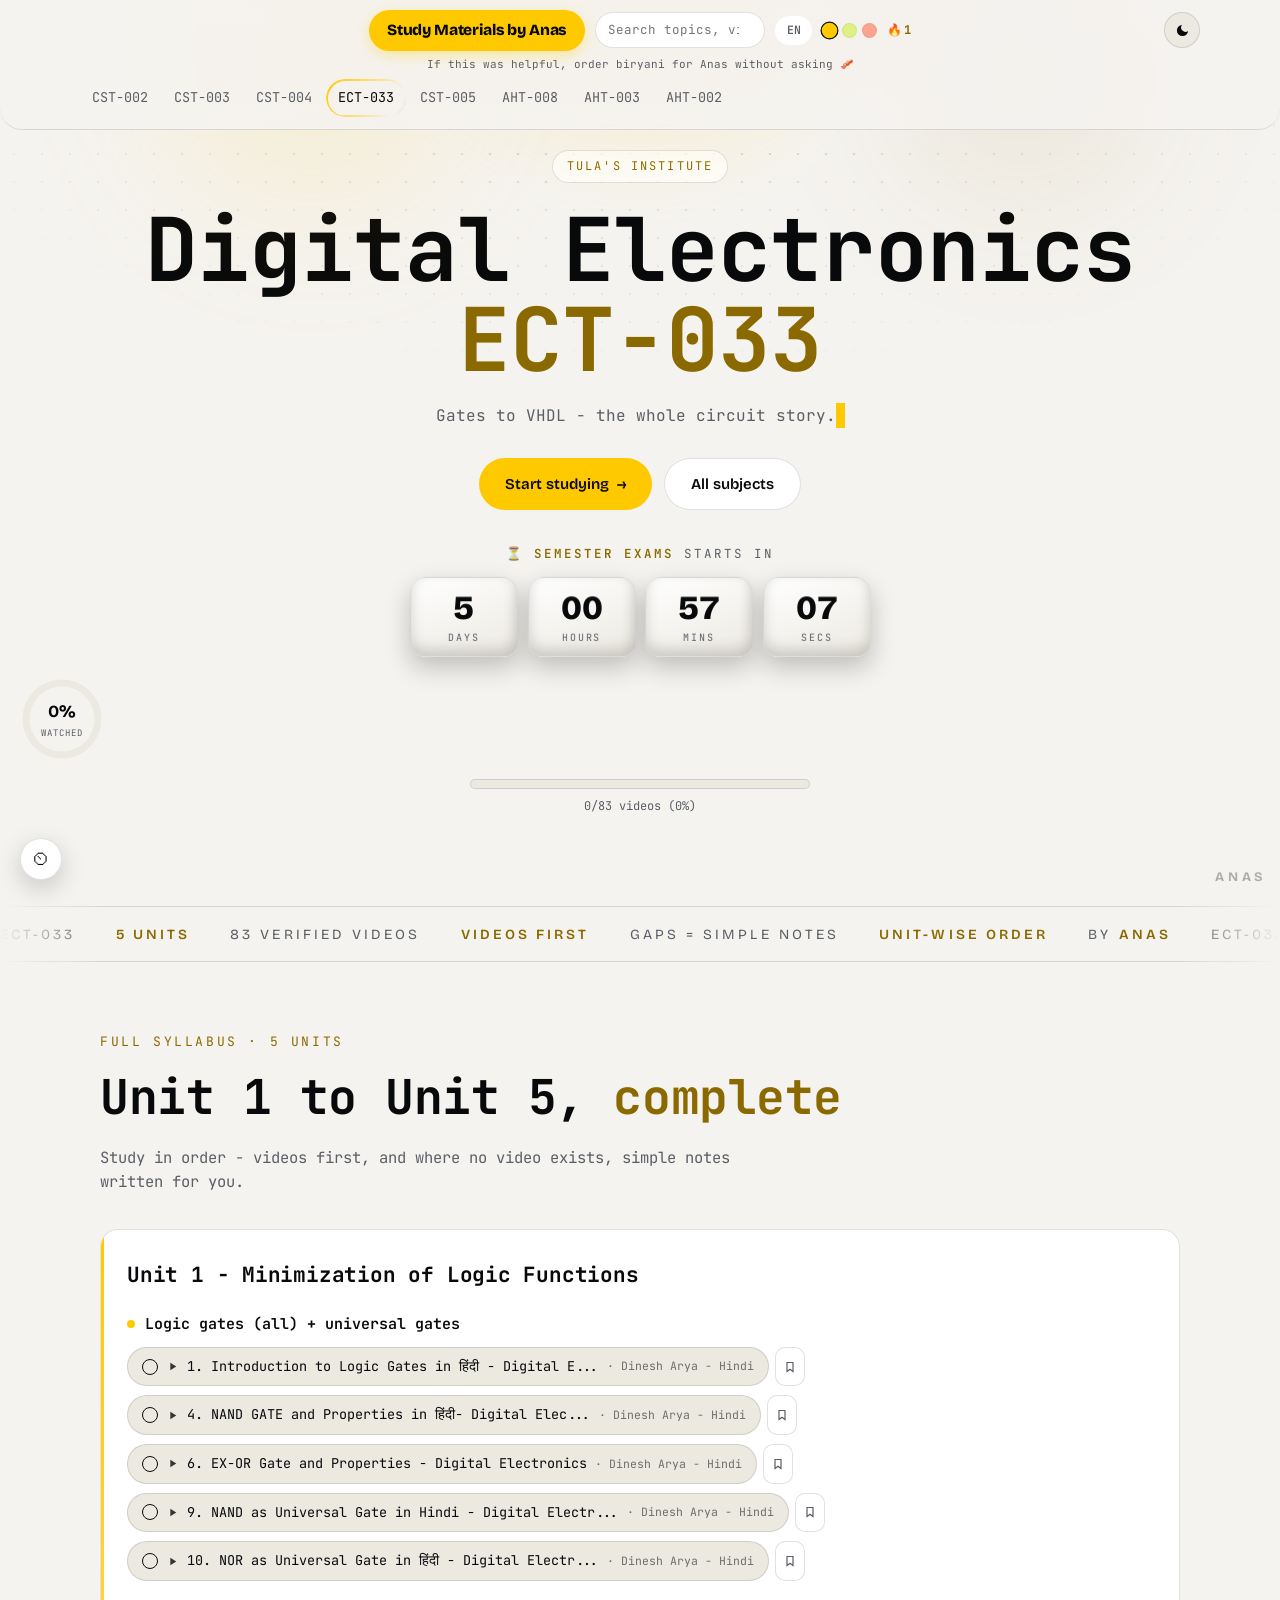
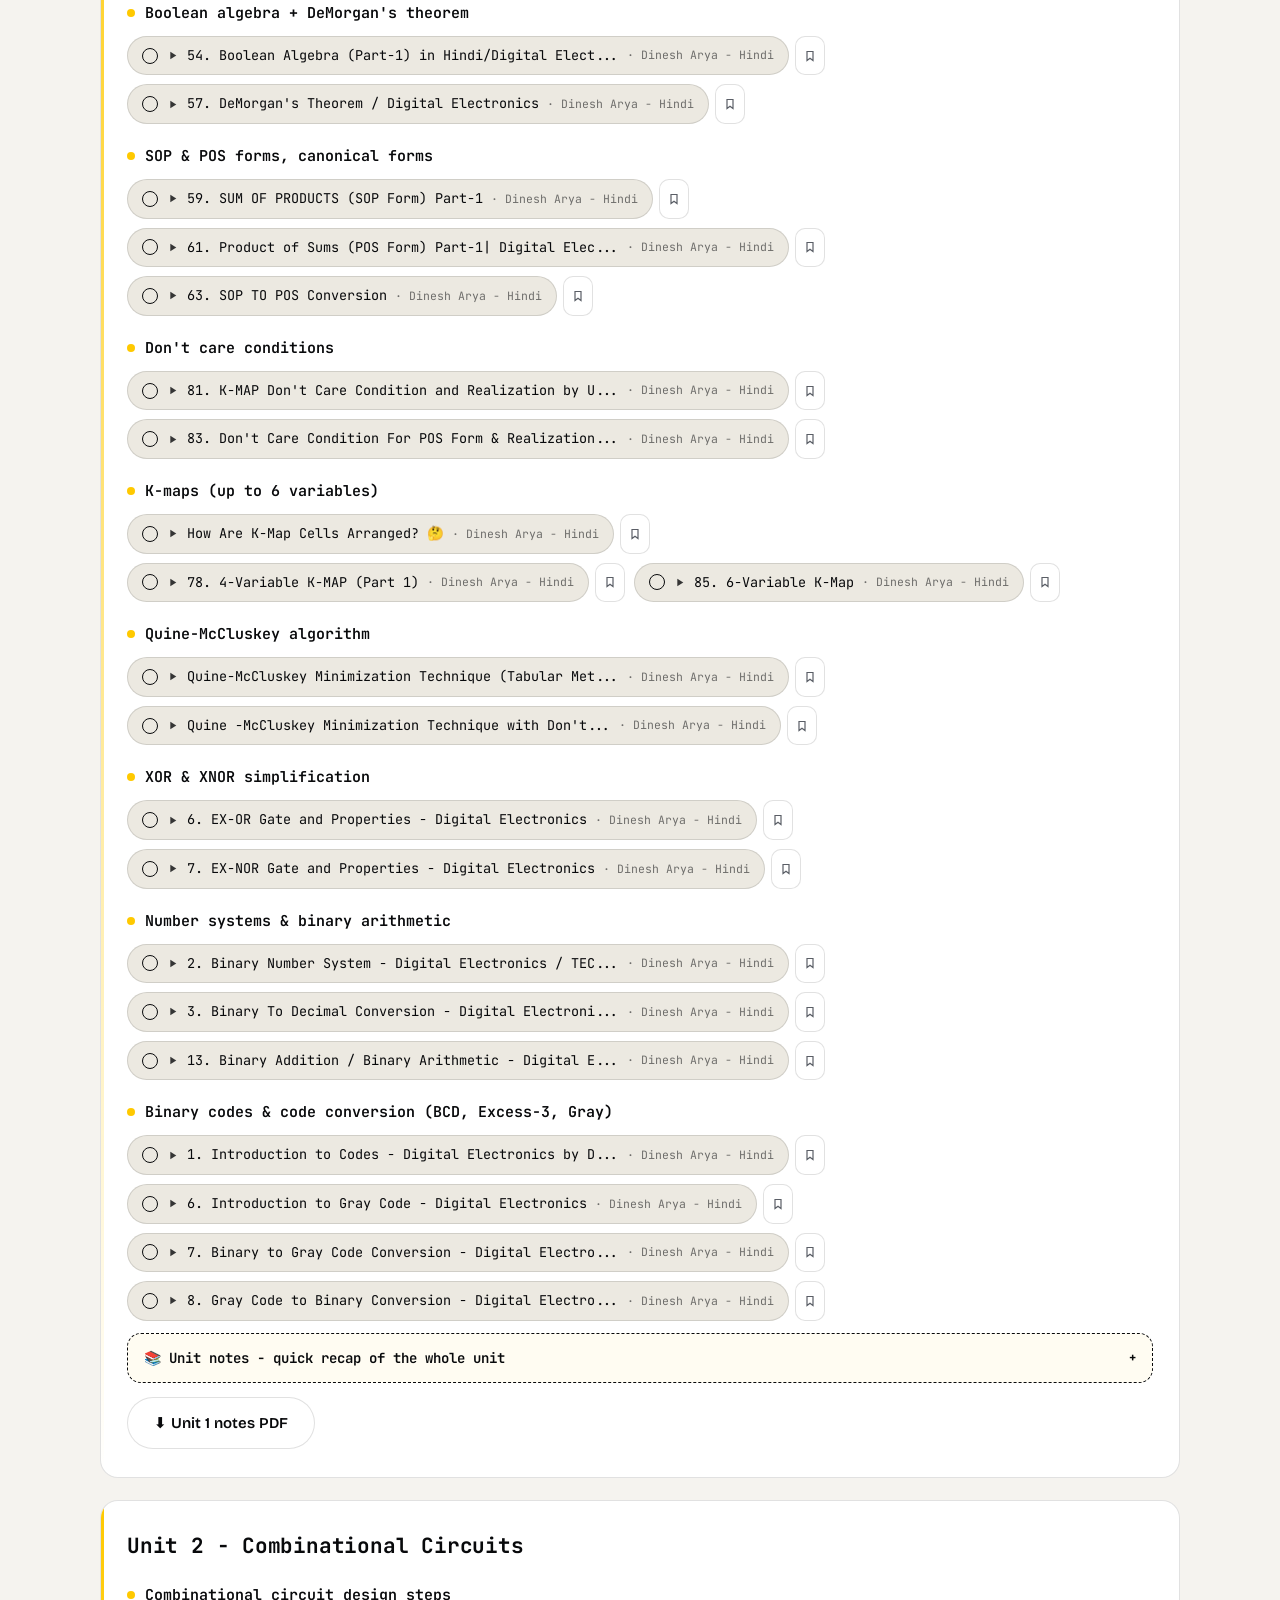
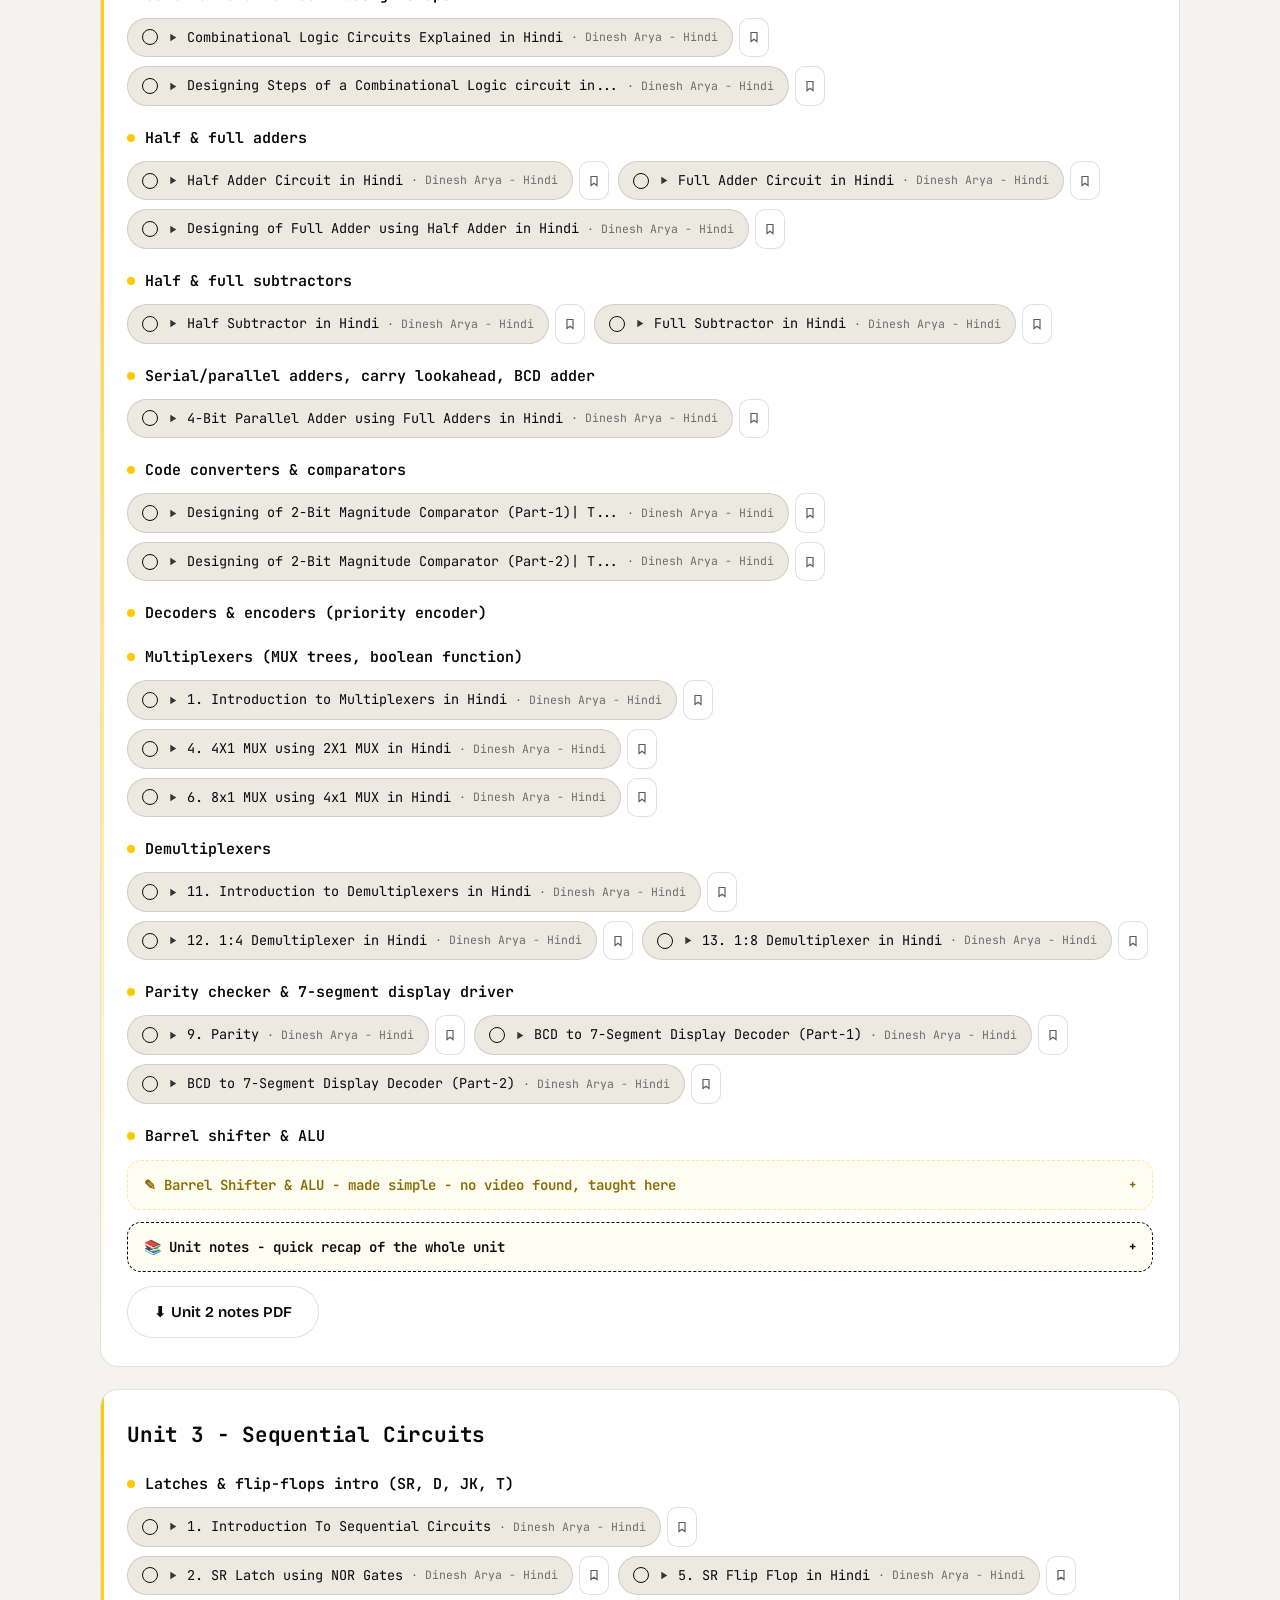
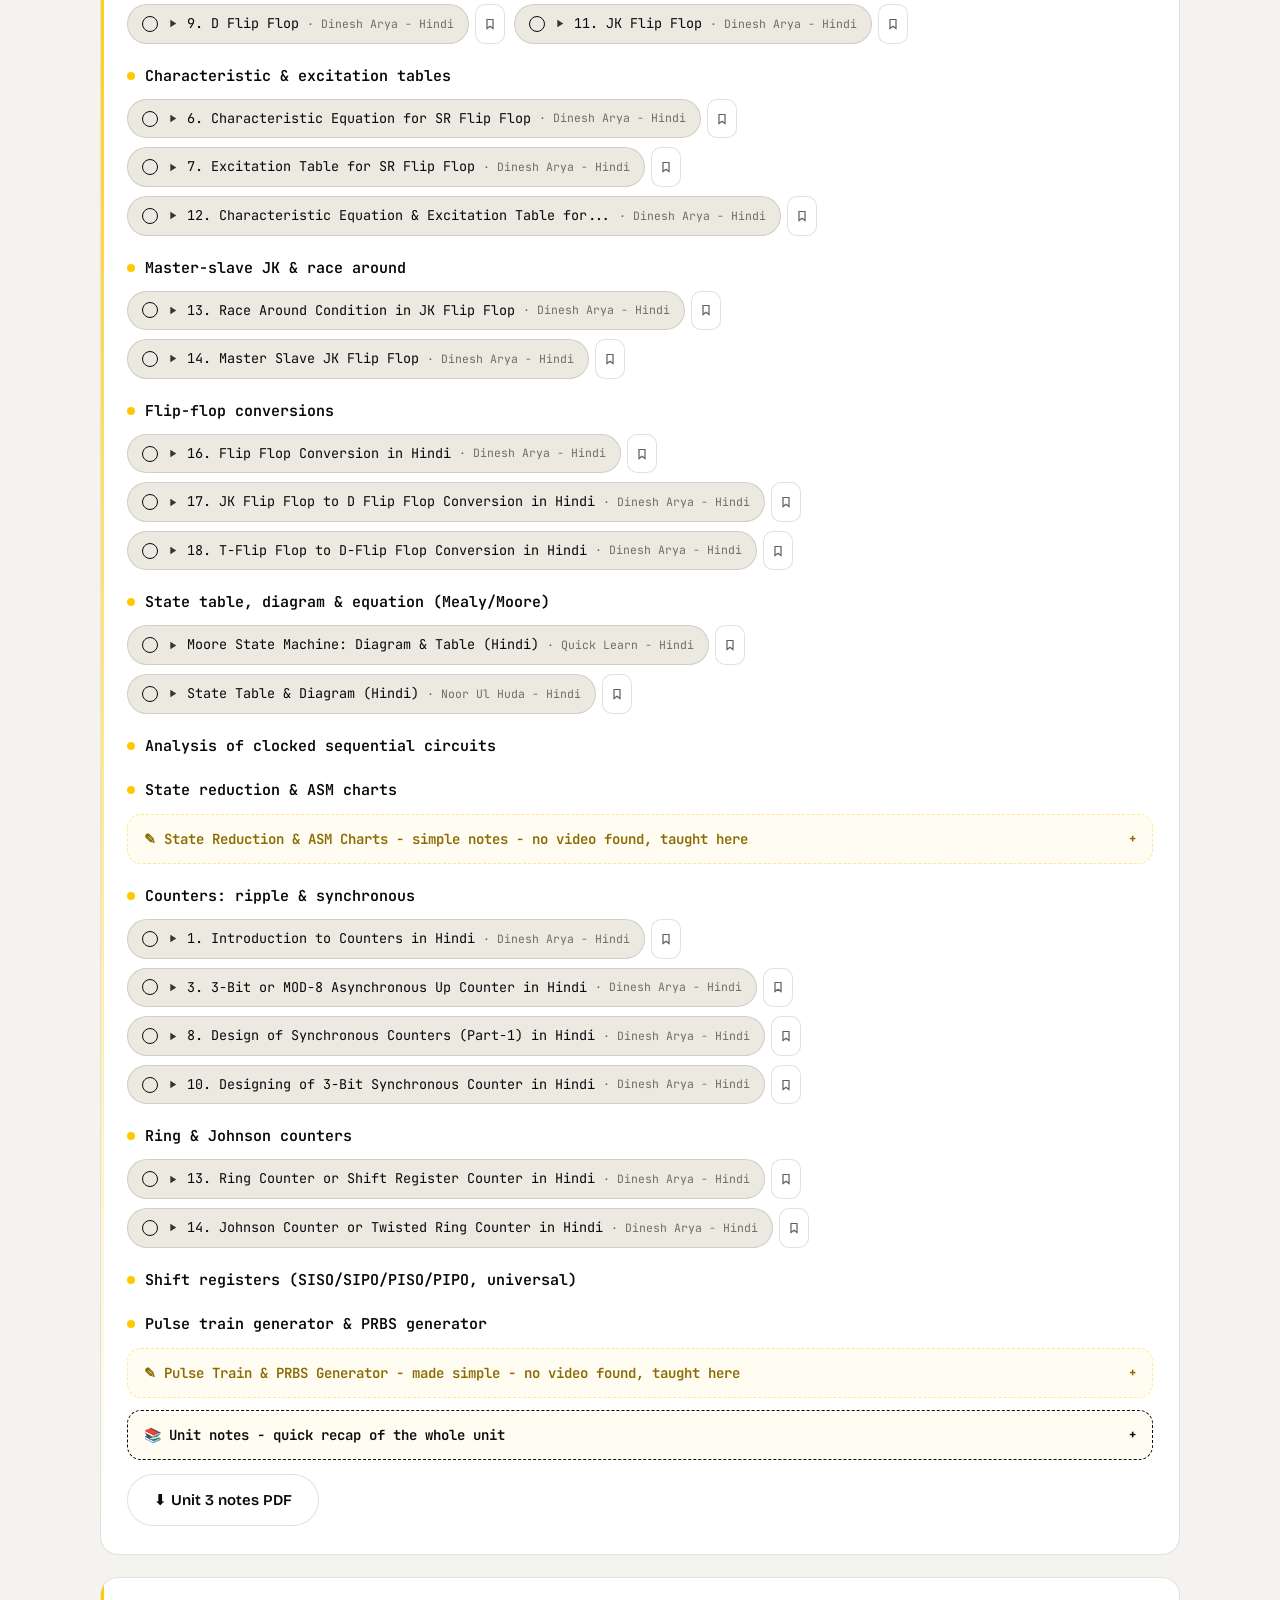
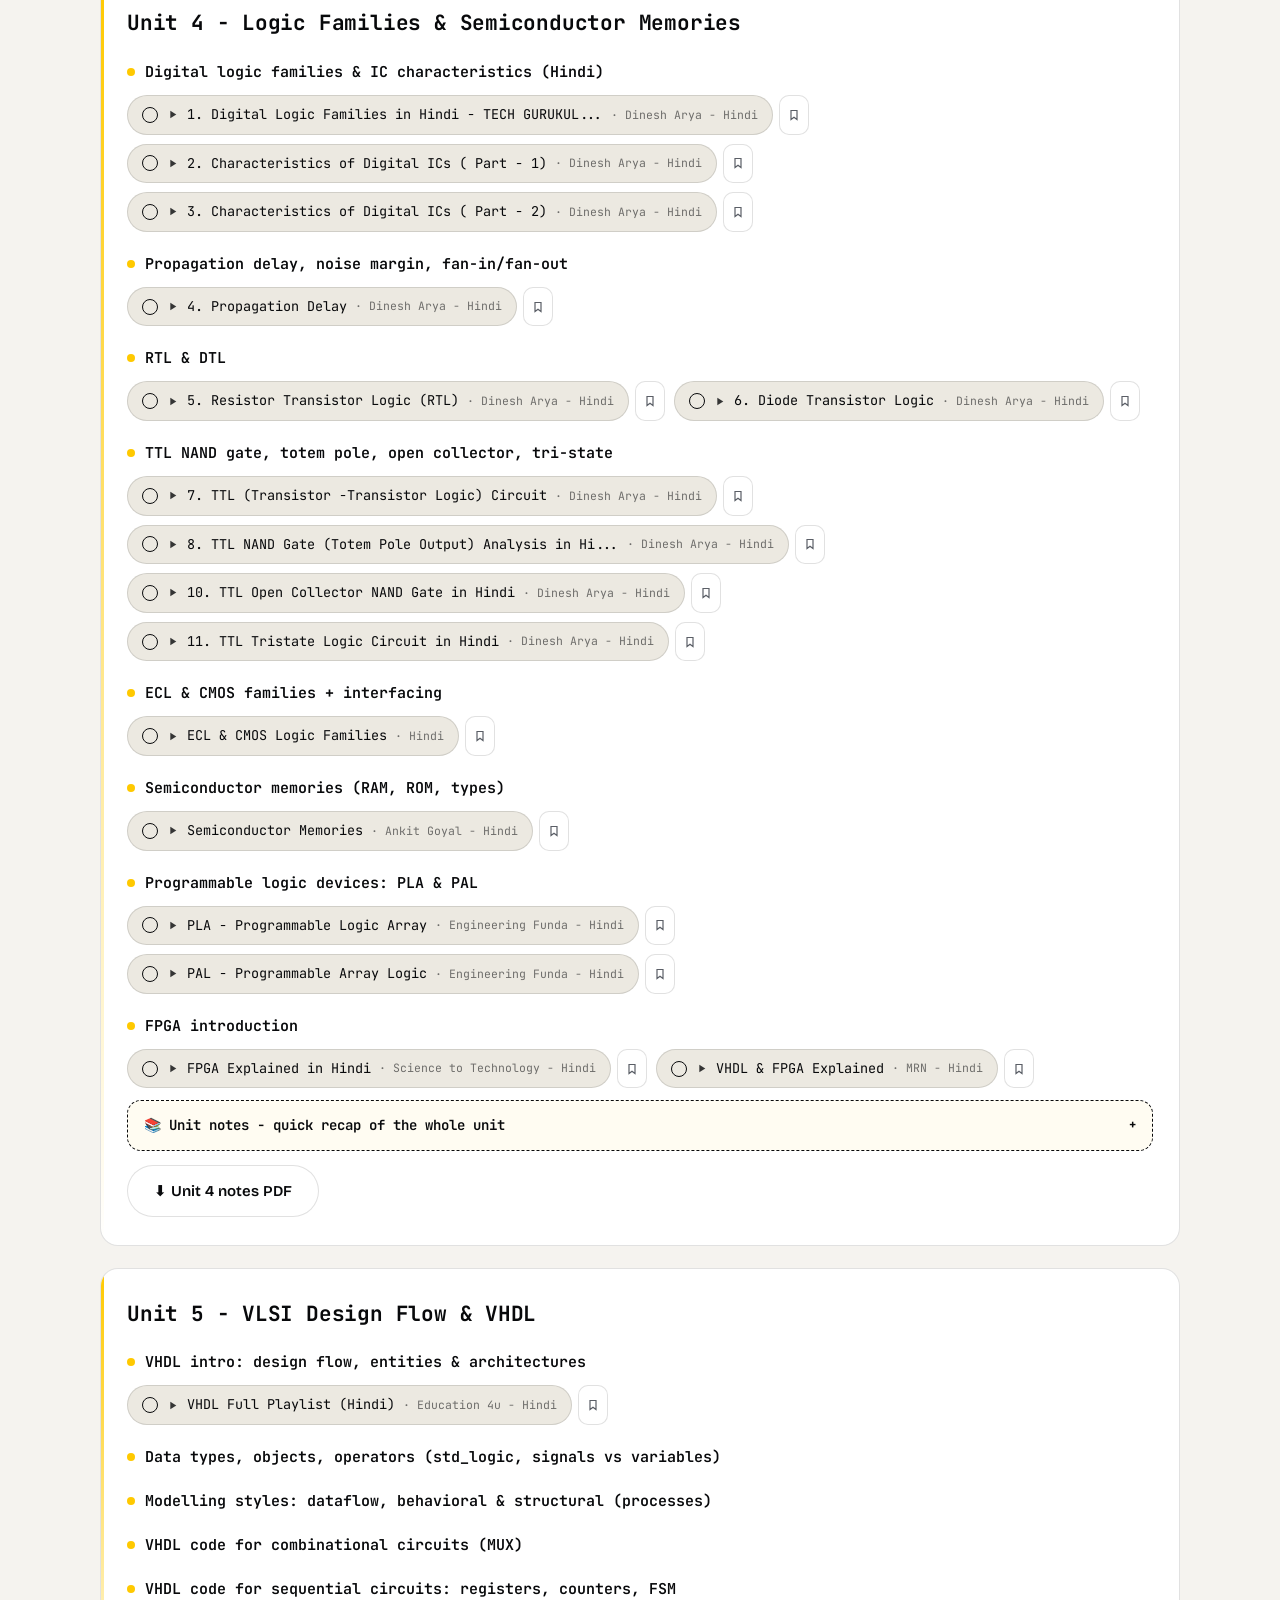
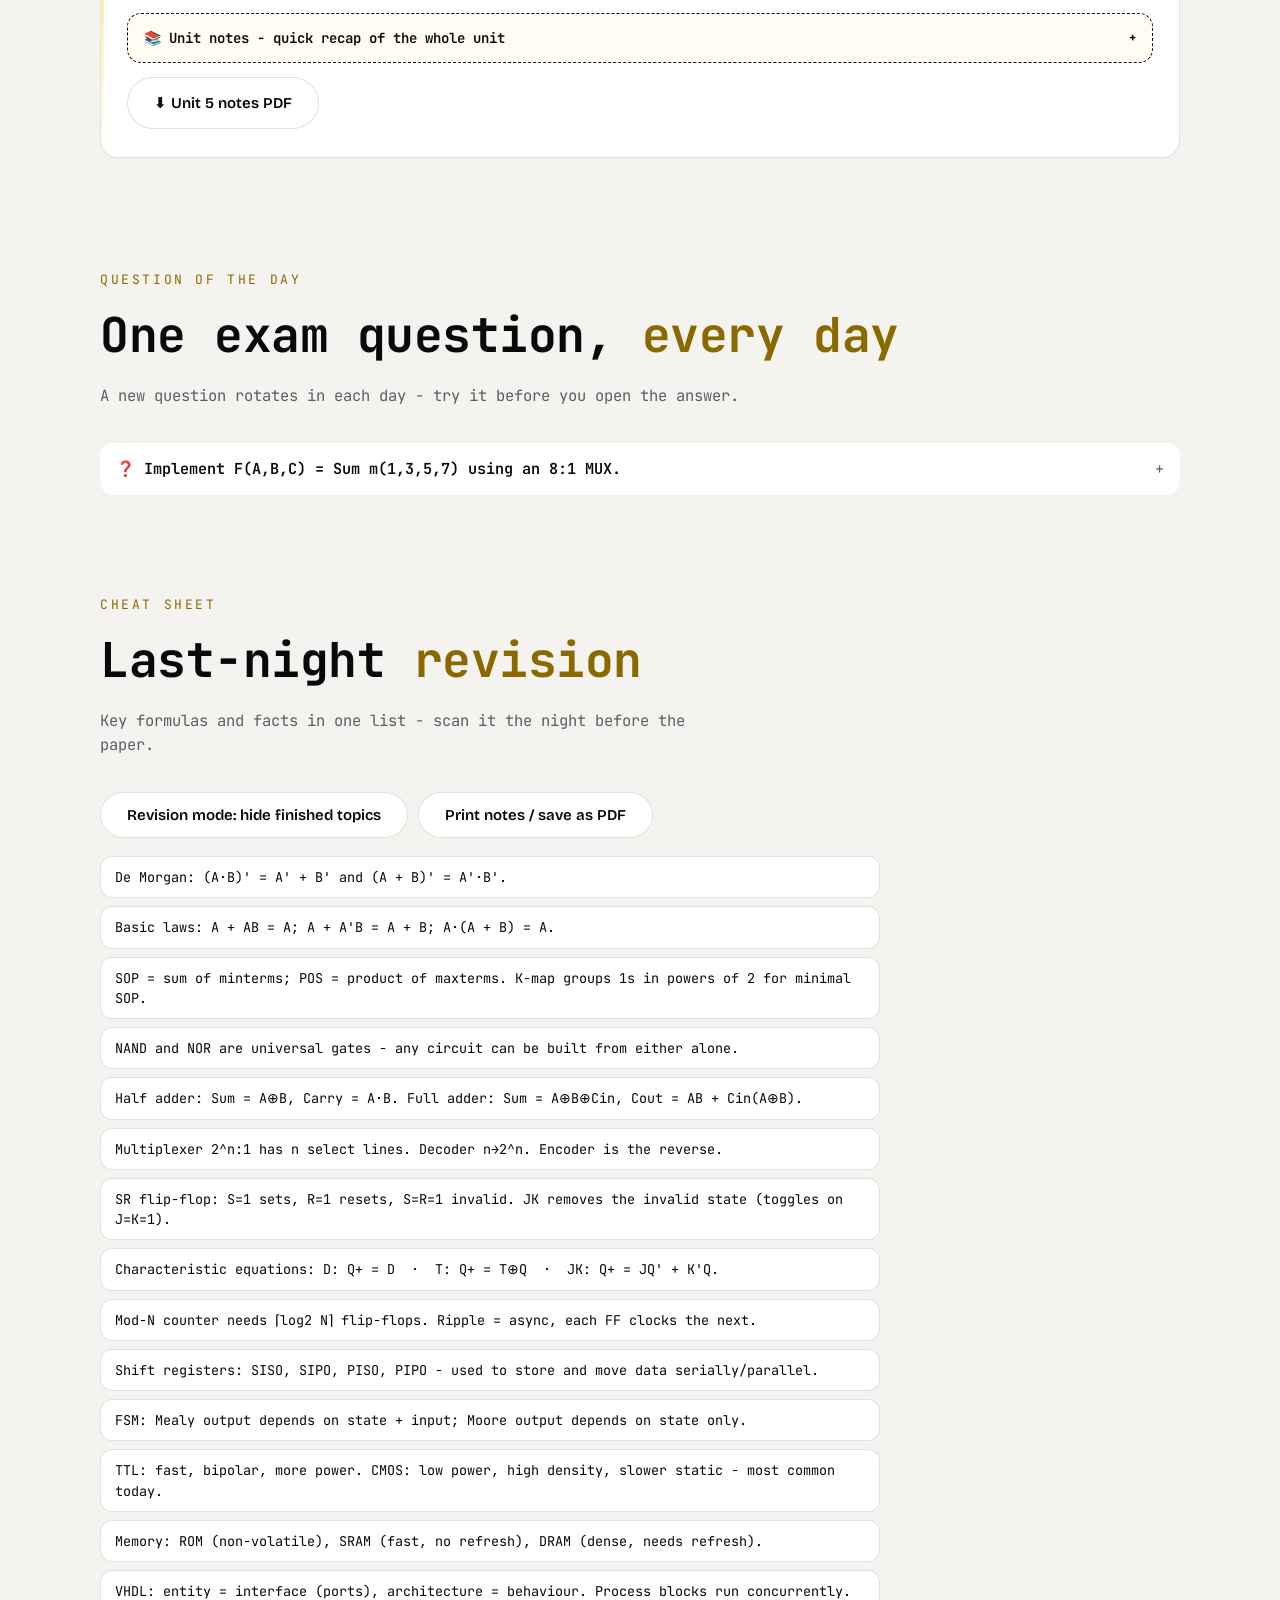
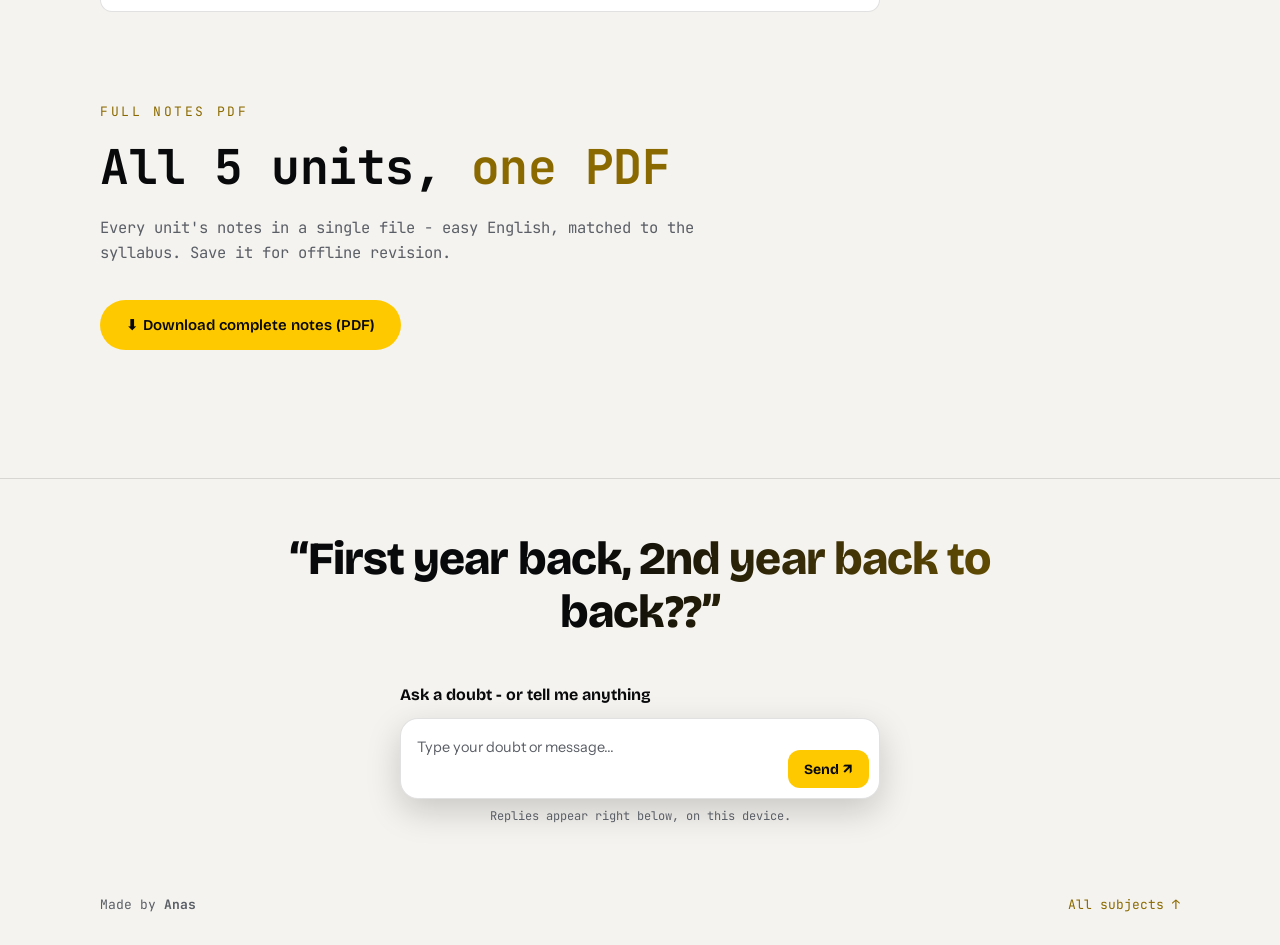
<file: subjects/de.html>
<!DOCTYPE html>
<html lang="en" data-theme="de" data-palette="p1">
<head>
<meta charset="UTF-8">
<meta name="viewport" content="width=device-width, initial-scale=1.0">
<title>Digital Electronics (ECT-033) - Study Material</title>
<meta name="description" content="Complete Digital Electronics ECT-033 syllabus - best YouTube videos and simple notes, unit-wise.">
<link rel="canonical" href="https://anasamin822-dotcom.github.io/study-materials/subjects/de.html">
<link rel="manifest" href="../manifest.webmanifest">
<meta name="theme-color" content="#0B0B0F">
<link rel="apple-touch-icon" href="../assets/icon-192.png">
<link rel="icon" href="data:image/svg+xml,%3Csvg xmlns='http://www.w3.org/2000/svg' viewBox='0 0 100 100'%3E%3Ctext y='.9em' font-size='90' font-family='sans-serif' font-weight='bold' fill='%23FFC900'%3EA%3C/text%3E%3C/svg%3E">
<link rel="preconnect" href="https://fonts.googleapis.com">
<link rel="preconnect" href="https://fonts.gstatic.com" crossorigin>
<link href="https://fonts.googleapis.com/css2?family=Bricolage+Grotesque:opsz,wght@12..96,400;12..96,600;12..96,700;12..96,800&family=Instrument+Sans:ital,wght@0,400;0,500;0,600;0,700;1,400&family=JetBrains+Mono:wght@400;600&display=swap" rel="stylesheet">
<script src="../assets/mode.js?v=1794459906"></script>
<link rel="stylesheet" href="../assets/style.css?v=1794459906">
</head>
<body data-page="de" data-slug="de" data-name="Digital Electronics">
<div class="page-loader"><span>Study Materials <b>by Anas</b></span></div>
<div class="dot-bg"></div>
<div class="scroll-progress"></div>
<nav class="nav">
  <div class="nav-row">
    <a class="brand" href="../">Study Materials by Anas</a>
    <div class="nav-tools">
    <div class="nav-search">
      <input type="search" data-search placeholder="Search topics, videos..." aria-label="Search topics and videos" autocomplete="off">
      <div class="search-drop" data-drop hidden></div>
    </div>
    <button class="lang-btn" type="button" data-lang-toggle hidden aria-label="Notes language toggle">EN</button>
    <div class="pal-dots" role="group" aria-label="Colour palette">
      <button type="button" data-pal="p1" style="--dot:#FFC900" aria-label="Amber palette"></button>
      <button type="button" data-pal="p2" style="--dot:#CDF22B" aria-label="Lime palette"></button>
      <button type="button" data-pal="p3" style="--dot:#FF6845" aria-label="Coral palette"></button>
    </div>
    <span class="streak" data-streak hidden title="Day streak">&#128293;<b></b></span>
    <button class="mode-toggle" type="button" aria-label="Light/dark mode toggle" aria-pressed="false"><svg class="moon" width="15" height="15" viewBox="0 0 24 24" fill="currentColor"><path d="M21 12.79A9 9 0 1 1 11.21 3 7 7 0 0 0 21 12.79z"/></svg><svg class="sun" width="16" height="16" viewBox="0 0 24 24" fill="none" stroke="currentColor" stroke-width="2" stroke-linecap="round"><circle cx="12" cy="12" r="4.2" fill="currentColor" stroke="none"/><path d="M12 2v2.5M12 19.5V22M2 12h2.5M19.5 12H22M4.6 4.6l1.8 1.8M17.6 17.6l1.8 1.8M4.6 19.4l1.8-1.8M17.6 6.4l1.8-1.8"/></svg></button>
    </div>
  </div>
  <div class="brand-quote">If this was helpful, order biryani for Anas without asking &#129363;</div>
  <div class="links"><a href="../subjects/discrete.html">CST-002</a><a href="../subjects/dsa.html">CST-003</a><a href="../subjects/oop.html">CST-004</a><a href="../subjects/de.html" class="active">ECT-033</a><a href="../subjects/python.html">CST-005</a><a href="../subjects/uhv.html">AHT-008</a><a href="../subjects/maths.html">AHT-003</a><a href="../subjects/chem.html">AHT-002</a></div>
</nav>
<header class="hero">
  <div class="aurora a1"></div><div class="aurora a2"></div>
  <div class="spotlight"></div>
  <span class="kicker">Tula&#x27;s Institute</span>
  <h1>Digital Electronics<br><span class="accent">ECT-033</span></h1>
  <div class="type" data-typewriter="Gates to VHDL - the whole circuit story."></div>
  <div class="cta-row">
    <a class="btn btn-primary" data-magnetic href="#content">Start studying <span class="arrow">&rarr;</span></a>
    <a class="btn btn-ghost" data-magnetic href="../">All subjects</a>
  </div>
  <div class="countdown reveal" data-countdown>
  <div class="cd-label">&#9203; <span data-cd-label>CIE 2</span> starts in</div>
  <div class="cd-grid">
    <div class="cd-card"><b data-cd-d>--</b><small>days</small></div>
    <div class="cd-card"><b data-cd-h>--</b><small>hours</small></div>
    <div class="cd-card"><b data-cd-m>--</b><small>mins</small></div>
    <div class="cd-card"><b data-cd-s>--</b><small>secs</small></div>
  </div>
</div>
  <div class="ring-wrap">
    <svg class="ring" viewBox="0 0 84 84" aria-hidden="true">
      <circle class="ring-bg" cx="42" cy="42" r="36"></circle>
      <circle class="ring-fg" cx="42" cy="42" r="36" data-ring-fg></circle>
    </svg>
    <div class="ring-num"><b data-ring-pct>0%</b><small>watched</small></div>
  </div>
  <div class="cta-row" style="margin-top:18px">
    <div style="min-width:240px;max-width:340px;width:100%;background:var(--surface-2);border-radius:999px;height:10px;overflow:hidden;border:1px solid var(--line)">
      <div class="progress-fill" style="height:100%;width:0;background:var(--accent);transition:width .4s"></div>
    </div>
  </div>
  <div class="progress-label" style="margin-top:8px;font-family:var(--font-mono);font-size:12px;color:var(--muted)"></div>
</header>
<div class="marquee"><div class="track">
  <span>ECT-033</span><span><b>5 units</b></span><span>83 verified videos</span><span><b>videos first</b></span><span>gaps = simple notes</span><span><b>unit-wise order</b></span><span>by <b>Anas</b></span>
</div></div>
<main class="wrap" id="content">
<section class="section">
  <div class="section-head reveal">
    <div class="num">FULL SYLLABUS &middot; 5 UNITS</div>
    <h2>Unit 1 to Unit 5, <span style="color:var(--accent-strong)">complete</span></h2>
    <p>Study in order - videos first, and where no video exists, simple notes written for you.</p>
  </div>
  <div class="unit reveal">
  <h3>Unit 1 - Minimization of Logic Functions</h3>
  <div class="topic reveal" id="t1"><div class="topic-name"><span class="tick"></span>Logic gates (all) + universal gates<button class="tshare" type="button" data-anchor="t1" aria-label="Copy link to this topic" title="Copy link"><svg width="11" height="11" viewBox="0 0 24 24" fill="none" stroke="currentColor" stroke-width="2.2"><path d="M10 13a5 5 0 0 0 7.5.5l3-3a5 5 0 0 0-7-7l-1.7 1.7"/><path d="M14 11a5 5 0 0 0-7.5-.5l-3 3a5 5 0 0 0 7 7l1.7-1.7"/></svg></button></div><div class="pills"><span class="pillwrap"><a class="pill" data-vid="rxM1sxBkUo4" href="https://www.youtube.com/watch?v=rxM1sxBkUo4&amp;list=PL-IC1WV1OE4kamEu_SGzh3hadrZPoXaSh" target="_blank" rel="noopener"><span class="check"></span><svg width="13" height="13" viewBox="0 0 24 24" fill="currentColor"><path d="M8 5v14l11-7z"/></svg><span>1. Introduction to Logic Gates in हिंदी - Digital E...</span><span style="opacity:.55;font-size:11.5px">&middot; Dinesh Arya - Hindi</span></a><button class="bmk" type="button" data-bmk="1. Introduction to Logic Gates in हिंदी - Digital E...|https://www.youtube.com/watch?v=rxM1sxBkUo4&amp;list=PL-IC1WV1OE4kamEu_SGzh3hadrZPoXaSh|Dinesh Arya - Hindi|rxM1sxBkUo4|de" aria-label="Bookmark this video" title="Bookmark"><svg width="12" height="12" viewBox="0 0 24 24" fill="none" stroke="currentColor" stroke-width="2.4"><path d="M6 3h12v18l-6-4.5L6 21z"/></svg></button></span><span class="pillwrap"><a class="pill" data-vid="Md-Q4o1x5gQ" href="https://www.youtube.com/watch?v=Md-Q4o1x5gQ&amp;list=PL-IC1WV1OE4kamEu_SGzh3hadrZPoXaSh" target="_blank" rel="noopener"><span class="check"></span><svg width="13" height="13" viewBox="0 0 24 24" fill="currentColor"><path d="M8 5v14l11-7z"/></svg><span>4. NAND GATE and Properties  in हिंदी- Digital Elec...</span><span style="opacity:.55;font-size:11.5px">&middot; Dinesh Arya - Hindi</span></a><button class="bmk" type="button" data-bmk="4. NAND GATE and Properties  in हिंदी- Digital Elec...|https://www.youtube.com/watch?v=Md-Q4o1x5gQ&amp;list=PL-IC1WV1OE4kamEu_SGzh3hadrZPoXaSh|Dinesh Arya - Hindi|Md-Q4o1x5gQ|de" aria-label="Bookmark this video" title="Bookmark"><svg width="12" height="12" viewBox="0 0 24 24" fill="none" stroke="currentColor" stroke-width="2.4"><path d="M6 3h12v18l-6-4.5L6 21z"/></svg></button></span><span class="pillwrap"><a class="pill" data-vid="kXrY6_A-Be0" href="https://www.youtube.com/watch?v=kXrY6_A-Be0&amp;list=PL-IC1WV1OE4kamEu_SGzh3hadrZPoXaSh" target="_blank" rel="noopener"><span class="check"></span><svg width="13" height="13" viewBox="0 0 24 24" fill="currentColor"><path d="M8 5v14l11-7z"/></svg><span>6. EX-OR Gate and Properties - Digital Electronics</span><span style="opacity:.55;font-size:11.5px">&middot; Dinesh Arya - Hindi</span></a><button class="bmk" type="button" data-bmk="6. EX-OR Gate and Properties - Digital Electronics|https://www.youtube.com/watch?v=kXrY6_A-Be0&amp;list=PL-IC1WV1OE4kamEu_SGzh3hadrZPoXaSh|Dinesh Arya - Hindi|kXrY6_A-Be0|de" aria-label="Bookmark this video" title="Bookmark"><svg width="12" height="12" viewBox="0 0 24 24" fill="none" stroke="currentColor" stroke-width="2.4"><path d="M6 3h12v18l-6-4.5L6 21z"/></svg></button></span><span class="pillwrap"><a class="pill" data-vid="N3ntzGqWwz0" href="https://www.youtube.com/watch?v=N3ntzGqWwz0&amp;list=PL-IC1WV1OE4kamEu_SGzh3hadrZPoXaSh" target="_blank" rel="noopener"><span class="check"></span><svg width="13" height="13" viewBox="0 0 24 24" fill="currentColor"><path d="M8 5v14l11-7z"/></svg><span>9. NAND as Universal Gate in Hindi - Digital Electr...</span><span style="opacity:.55;font-size:11.5px">&middot; Dinesh Arya - Hindi</span></a><button class="bmk" type="button" data-bmk="9. NAND as Universal Gate in Hindi - Digital Electr...|https://www.youtube.com/watch?v=N3ntzGqWwz0&amp;list=PL-IC1WV1OE4kamEu_SGzh3hadrZPoXaSh|Dinesh Arya - Hindi|N3ntzGqWwz0|de" aria-label="Bookmark this video" title="Bookmark"><svg width="12" height="12" viewBox="0 0 24 24" fill="none" stroke="currentColor" stroke-width="2.4"><path d="M6 3h12v18l-6-4.5L6 21z"/></svg></button></span><span class="pillwrap"><a class="pill" data-vid="BfuXB-wv2V0" href="https://www.youtube.com/watch?v=BfuXB-wv2V0&amp;list=PL-IC1WV1OE4kamEu_SGzh3hadrZPoXaSh" target="_blank" rel="noopener"><span class="check"></span><svg width="13" height="13" viewBox="0 0 24 24" fill="currentColor"><path d="M8 5v14l11-7z"/></svg><span>10. NOR as Universal Gate in हिंदी - Digital Electr...</span><span style="opacity:.55;font-size:11.5px">&middot; Dinesh Arya - Hindi</span></a><button class="bmk" type="button" data-bmk="10. NOR as Universal Gate in हिंदी - Digital Electr...|https://www.youtube.com/watch?v=BfuXB-wv2V0&amp;list=PL-IC1WV1OE4kamEu_SGzh3hadrZPoXaSh|Dinesh Arya - Hindi|BfuXB-wv2V0|de" aria-label="Bookmark this video" title="Bookmark"><svg width="12" height="12" viewBox="0 0 24 24" fill="none" stroke="currentColor" stroke-width="2.4"><path d="M6 3h12v18l-6-4.5L6 21z"/></svg></button></span></div></div><div class="topic reveal" id="t2"><div class="topic-name"><span class="tick"></span>Boolean algebra + DeMorgan&#x27;s theorem<button class="tshare" type="button" data-anchor="t2" aria-label="Copy link to this topic" title="Copy link"><svg width="11" height="11" viewBox="0 0 24 24" fill="none" stroke="currentColor" stroke-width="2.2"><path d="M10 13a5 5 0 0 0 7.5.5l3-3a5 5 0 0 0-7-7l-1.7 1.7"/><path d="M14 11a5 5 0 0 0-7.5-.5l-3 3a5 5 0 0 0 7 7l1.7-1.7"/></svg></button></div><div class="pills"><span class="pillwrap"><a class="pill" data-vid="35YXM8PcloY" href="https://www.youtube.com/watch?v=35YXM8PcloY&amp;list=PL-IC1WV1OE4kamEu_SGzh3hadrZPoXaSh" target="_blank" rel="noopener"><span class="check"></span><svg width="13" height="13" viewBox="0 0 24 24" fill="currentColor"><path d="M8 5v14l11-7z"/></svg><span>54. Boolean Algebra (Part-1) in Hindi/Digital Elect...</span><span style="opacity:.55;font-size:11.5px">&middot; Dinesh Arya - Hindi</span></a><button class="bmk" type="button" data-bmk="54. Boolean Algebra (Part-1) in Hindi/Digital Elect...|https://www.youtube.com/watch?v=35YXM8PcloY&amp;list=PL-IC1WV1OE4kamEu_SGzh3hadrZPoXaSh|Dinesh Arya - Hindi|35YXM8PcloY|de" aria-label="Bookmark this video" title="Bookmark"><svg width="12" height="12" viewBox="0 0 24 24" fill="none" stroke="currentColor" stroke-width="2.4"><path d="M6 3h12v18l-6-4.5L6 21z"/></svg></button></span><span class="pillwrap"><a class="pill" data-vid="wr2X0bXTrzc" href="https://www.youtube.com/watch?v=wr2X0bXTrzc&amp;list=PL-IC1WV1OE4kamEu_SGzh3hadrZPoXaSh" target="_blank" rel="noopener"><span class="check"></span><svg width="13" height="13" viewBox="0 0 24 24" fill="currentColor"><path d="M8 5v14l11-7z"/></svg><span>57. DeMorgan&#x27;s Theorem / Digital Electronics</span><span style="opacity:.55;font-size:11.5px">&middot; Dinesh Arya - Hindi</span></a><button class="bmk" type="button" data-bmk="57. DeMorgan&#x27;s Theorem / Digital Electronics|https://www.youtube.com/watch?v=wr2X0bXTrzc&amp;list=PL-IC1WV1OE4kamEu_SGzh3hadrZPoXaSh|Dinesh Arya - Hindi|wr2X0bXTrzc|de" aria-label="Bookmark this video" title="Bookmark"><svg width="12" height="12" viewBox="0 0 24 24" fill="none" stroke="currentColor" stroke-width="2.4"><path d="M6 3h12v18l-6-4.5L6 21z"/></svg></button></span></div></div><div class="topic reveal" id="t3"><div class="topic-name"><span class="tick"></span>SOP &amp; POS forms, canonical forms<button class="tshare" type="button" data-anchor="t3" aria-label="Copy link to this topic" title="Copy link"><svg width="11" height="11" viewBox="0 0 24 24" fill="none" stroke="currentColor" stroke-width="2.2"><path d="M10 13a5 5 0 0 0 7.5.5l3-3a5 5 0 0 0-7-7l-1.7 1.7"/><path d="M14 11a5 5 0 0 0-7.5-.5l-3 3a5 5 0 0 0 7 7l1.7-1.7"/></svg></button></div><div class="pills"><span class="pillwrap"><a class="pill" data-vid="Q_n77uesF8Q" href="https://www.youtube.com/watch?v=Q_n77uesF8Q&amp;list=PL-IC1WV1OE4kamEu_SGzh3hadrZPoXaSh" target="_blank" rel="noopener"><span class="check"></span><svg width="13" height="13" viewBox="0 0 24 24" fill="currentColor"><path d="M8 5v14l11-7z"/></svg><span>59. SUM OF PRODUCTS (SOP Form) Part-1</span><span style="opacity:.55;font-size:11.5px">&middot; Dinesh Arya - Hindi</span></a><button class="bmk" type="button" data-bmk="59. SUM OF PRODUCTS (SOP Form) Part-1|https://www.youtube.com/watch?v=Q_n77uesF8Q&amp;list=PL-IC1WV1OE4kamEu_SGzh3hadrZPoXaSh|Dinesh Arya - Hindi|Q_n77uesF8Q|de" aria-label="Bookmark this video" title="Bookmark"><svg width="12" height="12" viewBox="0 0 24 24" fill="none" stroke="currentColor" stroke-width="2.4"><path d="M6 3h12v18l-6-4.5L6 21z"/></svg></button></span><span class="pillwrap"><a class="pill" data-vid="659Z4TDtJiQ" href="https://www.youtube.com/watch?v=659Z4TDtJiQ&amp;list=PL-IC1WV1OE4kamEu_SGzh3hadrZPoXaSh" target="_blank" rel="noopener"><span class="check"></span><svg width="13" height="13" viewBox="0 0 24 24" fill="currentColor"><path d="M8 5v14l11-7z"/></svg><span>61. Product of Sums (POS Form) Part-1| Digital Elec...</span><span style="opacity:.55;font-size:11.5px">&middot; Dinesh Arya - Hindi</span></a><button class="bmk" type="button" data-bmk="61. Product of Sums (POS Form) Part-1| Digital Elec...|https://www.youtube.com/watch?v=659Z4TDtJiQ&amp;list=PL-IC1WV1OE4kamEu_SGzh3hadrZPoXaSh|Dinesh Arya - Hindi|659Z4TDtJiQ|de" aria-label="Bookmark this video" title="Bookmark"><svg width="12" height="12" viewBox="0 0 24 24" fill="none" stroke="currentColor" stroke-width="2.4"><path d="M6 3h12v18l-6-4.5L6 21z"/></svg></button></span><span class="pillwrap"><a class="pill" data-vid="7aZaw3uJe4Y" href="https://www.youtube.com/watch?v=7aZaw3uJe4Y&amp;list=PL-IC1WV1OE4kamEu_SGzh3hadrZPoXaSh" target="_blank" rel="noopener"><span class="check"></span><svg width="13" height="13" viewBox="0 0 24 24" fill="currentColor"><path d="M8 5v14l11-7z"/></svg><span>63. SOP TO POS Conversion</span><span style="opacity:.55;font-size:11.5px">&middot; Dinesh Arya - Hindi</span></a><button class="bmk" type="button" data-bmk="63. SOP TO POS Conversion|https://www.youtube.com/watch?v=7aZaw3uJe4Y&amp;list=PL-IC1WV1OE4kamEu_SGzh3hadrZPoXaSh|Dinesh Arya - Hindi|7aZaw3uJe4Y|de" aria-label="Bookmark this video" title="Bookmark"><svg width="12" height="12" viewBox="0 0 24 24" fill="none" stroke="currentColor" stroke-width="2.4"><path d="M6 3h12v18l-6-4.5L6 21z"/></svg></button></span></div></div><div class="topic reveal" id="t4"><div class="topic-name"><span class="tick"></span>Don&#x27;t care conditions<button class="tshare" type="button" data-anchor="t4" aria-label="Copy link to this topic" title="Copy link"><svg width="11" height="11" viewBox="0 0 24 24" fill="none" stroke="currentColor" stroke-width="2.2"><path d="M10 13a5 5 0 0 0 7.5.5l3-3a5 5 0 0 0-7-7l-1.7 1.7"/><path d="M14 11a5 5 0 0 0-7.5-.5l-3 3a5 5 0 0 0 7 7l1.7-1.7"/></svg></button></div><div class="pills"><span class="pillwrap"><a class="pill" data-vid="HUlVm63cZDs" href="https://www.youtube.com/watch?v=HUlVm63cZDs&amp;list=PL-IC1WV1OE4kamEu_SGzh3hadrZPoXaSh" target="_blank" rel="noopener"><span class="check"></span><svg width="13" height="13" viewBox="0 0 24 24" fill="currentColor"><path d="M8 5v14l11-7z"/></svg><span>81. K-MAP Don&#x27;t Care Condition and Realization by U...</span><span style="opacity:.55;font-size:11.5px">&middot; Dinesh Arya - Hindi</span></a><button class="bmk" type="button" data-bmk="81. K-MAP Don&#x27;t Care Condition and Realization by U...|https://www.youtube.com/watch?v=HUlVm63cZDs&amp;list=PL-IC1WV1OE4kamEu_SGzh3hadrZPoXaSh|Dinesh Arya - Hindi|HUlVm63cZDs|de" aria-label="Bookmark this video" title="Bookmark"><svg width="12" height="12" viewBox="0 0 24 24" fill="none" stroke="currentColor" stroke-width="2.4"><path d="M6 3h12v18l-6-4.5L6 21z"/></svg></button></span><span class="pillwrap"><a class="pill" data-vid="O9SZMcVLGD8" href="https://www.youtube.com/watch?v=O9SZMcVLGD8&amp;list=PL-IC1WV1OE4kamEu_SGzh3hadrZPoXaSh" target="_blank" rel="noopener"><span class="check"></span><svg width="13" height="13" viewBox="0 0 24 24" fill="currentColor"><path d="M8 5v14l11-7z"/></svg><span>83. Don&#x27;t Care Condition For POS Form &amp; Realization...</span><span style="opacity:.55;font-size:11.5px">&middot; Dinesh Arya - Hindi</span></a><button class="bmk" type="button" data-bmk="83. Don&#x27;t Care Condition For POS Form &amp; Realization...|https://www.youtube.com/watch?v=O9SZMcVLGD8&amp;list=PL-IC1WV1OE4kamEu_SGzh3hadrZPoXaSh|Dinesh Arya - Hindi|O9SZMcVLGD8|de" aria-label="Bookmark this video" title="Bookmark"><svg width="12" height="12" viewBox="0 0 24 24" fill="none" stroke="currentColor" stroke-width="2.4"><path d="M6 3h12v18l-6-4.5L6 21z"/></svg></button></span></div></div><div class="topic reveal" id="t5"><div class="topic-name"><span class="tick"></span>K-maps (up to 6 variables)<button class="tshare" type="button" data-anchor="t5" aria-label="Copy link to this topic" title="Copy link"><svg width="11" height="11" viewBox="0 0 24 24" fill="none" stroke="currentColor" stroke-width="2.2"><path d="M10 13a5 5 0 0 0 7.5.5l3-3a5 5 0 0 0-7-7l-1.7 1.7"/><path d="M14 11a5 5 0 0 0-7.5-.5l-3 3a5 5 0 0 0 7 7l1.7-1.7"/></svg></button></div><div class="pills"><span class="pillwrap"><a class="pill" data-vid="DyyJ6AwjzEA" href="https://www.youtube.com/watch?v=DyyJ6AwjzEA&amp;list=PL-IC1WV1OE4kamEu_SGzh3hadrZPoXaSh" target="_blank" rel="noopener"><span class="check"></span><svg width="13" height="13" viewBox="0 0 24 24" fill="currentColor"><path d="M8 5v14l11-7z"/></svg><span>How Are K-Map Cells Arranged? 🤔</span><span style="opacity:.55;font-size:11.5px">&middot; Dinesh Arya - Hindi</span></a><button class="bmk" type="button" data-bmk="How Are K-Map Cells Arranged? 🤔|https://www.youtube.com/watch?v=DyyJ6AwjzEA&amp;list=PL-IC1WV1OE4kamEu_SGzh3hadrZPoXaSh|Dinesh Arya - Hindi|DyyJ6AwjzEA|de" aria-label="Bookmark this video" title="Bookmark"><svg width="12" height="12" viewBox="0 0 24 24" fill="none" stroke="currentColor" stroke-width="2.4"><path d="M6 3h12v18l-6-4.5L6 21z"/></svg></button></span><span class="pillwrap"><a class="pill" data-vid="NgwGSYuxYSk" href="https://www.youtube.com/watch?v=NgwGSYuxYSk&amp;list=PL-IC1WV1OE4kamEu_SGzh3hadrZPoXaSh" target="_blank" rel="noopener"><span class="check"></span><svg width="13" height="13" viewBox="0 0 24 24" fill="currentColor"><path d="M8 5v14l11-7z"/></svg><span>78. 4-Variable K-MAP (Part 1)</span><span style="opacity:.55;font-size:11.5px">&middot; Dinesh Arya - Hindi</span></a><button class="bmk" type="button" data-bmk="78. 4-Variable K-MAP (Part 1)|https://www.youtube.com/watch?v=NgwGSYuxYSk&amp;list=PL-IC1WV1OE4kamEu_SGzh3hadrZPoXaSh|Dinesh Arya - Hindi|NgwGSYuxYSk|de" aria-label="Bookmark this video" title="Bookmark"><svg width="12" height="12" viewBox="0 0 24 24" fill="none" stroke="currentColor" stroke-width="2.4"><path d="M6 3h12v18l-6-4.5L6 21z"/></svg></button></span><span class="pillwrap"><a class="pill" data-vid="ohXBtfu4RfY" href="https://www.youtube.com/watch?v=ohXBtfu4RfY&amp;list=PL-IC1WV1OE4kamEu_SGzh3hadrZPoXaSh" target="_blank" rel="noopener"><span class="check"></span><svg width="13" height="13" viewBox="0 0 24 24" fill="currentColor"><path d="M8 5v14l11-7z"/></svg><span>85. 6-Variable K-Map</span><span style="opacity:.55;font-size:11.5px">&middot; Dinesh Arya - Hindi</span></a><button class="bmk" type="button" data-bmk="85. 6-Variable K-Map|https://www.youtube.com/watch?v=ohXBtfu4RfY&amp;list=PL-IC1WV1OE4kamEu_SGzh3hadrZPoXaSh|Dinesh Arya - Hindi|ohXBtfu4RfY|de" aria-label="Bookmark this video" title="Bookmark"><svg width="12" height="12" viewBox="0 0 24 24" fill="none" stroke="currentColor" stroke-width="2.4"><path d="M6 3h12v18l-6-4.5L6 21z"/></svg></button></span></div></div><div class="topic reveal" id="t6"><div class="topic-name"><span class="tick"></span>Quine-McCluskey algorithm<button class="tshare" type="button" data-anchor="t6" aria-label="Copy link to this topic" title="Copy link"><svg width="11" height="11" viewBox="0 0 24 24" fill="none" stroke="currentColor" stroke-width="2.2"><path d="M10 13a5 5 0 0 0 7.5.5l3-3a5 5 0 0 0-7-7l-1.7 1.7"/><path d="M14 11a5 5 0 0 0-7.5-.5l-3 3a5 5 0 0 0 7 7l1.7-1.7"/></svg></button></div><div class="pills"><span class="pillwrap"><a class="pill" data-vid="-jLLWsk2D2s" href="https://www.youtube.com/watch?v=-jLLWsk2D2s&amp;list=PL-IC1WV1OE4kamEu_SGzh3hadrZPoXaSh" target="_blank" rel="noopener"><span class="check"></span><svg width="13" height="13" viewBox="0 0 24 24" fill="currentColor"><path d="M8 5v14l11-7z"/></svg><span>Quine-McCluskey Minimization Technique (Tabular Met...</span><span style="opacity:.55;font-size:11.5px">&middot; Dinesh Arya - Hindi</span></a><button class="bmk" type="button" data-bmk="Quine-McCluskey Minimization Technique (Tabular Met...|https://www.youtube.com/watch?v=-jLLWsk2D2s&amp;list=PL-IC1WV1OE4kamEu_SGzh3hadrZPoXaSh|Dinesh Arya - Hindi|-jLLWsk2D2s|de" aria-label="Bookmark this video" title="Bookmark"><svg width="12" height="12" viewBox="0 0 24 24" fill="none" stroke="currentColor" stroke-width="2.4"><path d="M6 3h12v18l-6-4.5L6 21z"/></svg></button></span><span class="pillwrap"><a class="pill" data-vid="qSNQXzXmAY0" href="https://www.youtube.com/watch?v=qSNQXzXmAY0&amp;list=PL-IC1WV1OE4kamEu_SGzh3hadrZPoXaSh" target="_blank" rel="noopener"><span class="check"></span><svg width="13" height="13" viewBox="0 0 24 24" fill="currentColor"><path d="M8 5v14l11-7z"/></svg><span>Quine -McCluskey Minimization Technique with Don&#x27;t...</span><span style="opacity:.55;font-size:11.5px">&middot; Dinesh Arya - Hindi</span></a><button class="bmk" type="button" data-bmk="Quine -McCluskey Minimization Technique with Don&#x27;t...|https://www.youtube.com/watch?v=qSNQXzXmAY0&amp;list=PL-IC1WV1OE4kamEu_SGzh3hadrZPoXaSh|Dinesh Arya - Hindi|qSNQXzXmAY0|de" aria-label="Bookmark this video" title="Bookmark"><svg width="12" height="12" viewBox="0 0 24 24" fill="none" stroke="currentColor" stroke-width="2.4"><path d="M6 3h12v18l-6-4.5L6 21z"/></svg></button></span></div></div><div class="topic reveal" id="t7"><div class="topic-name"><span class="tick"></span>XOR &amp; XNOR simplification<button class="tshare" type="button" data-anchor="t7" aria-label="Copy link to this topic" title="Copy link"><svg width="11" height="11" viewBox="0 0 24 24" fill="none" stroke="currentColor" stroke-width="2.2"><path d="M10 13a5 5 0 0 0 7.5.5l3-3a5 5 0 0 0-7-7l-1.7 1.7"/><path d="M14 11a5 5 0 0 0-7.5-.5l-3 3a5 5 0 0 0 7 7l1.7-1.7"/></svg></button></div><div class="pills"><span class="pillwrap"><a class="pill" data-vid="kXrY6_A-Be0" href="https://www.youtube.com/watch?v=kXrY6_A-Be0&amp;list=PL-IC1WV1OE4kamEu_SGzh3hadrZPoXaSh" target="_blank" rel="noopener"><span class="check"></span><svg width="13" height="13" viewBox="0 0 24 24" fill="currentColor"><path d="M8 5v14l11-7z"/></svg><span>6. EX-OR Gate and Properties - Digital Electronics</span><span style="opacity:.55;font-size:11.5px">&middot; Dinesh Arya - Hindi</span></a><button class="bmk" type="button" data-bmk="6. EX-OR Gate and Properties - Digital Electronics|https://www.youtube.com/watch?v=kXrY6_A-Be0&amp;list=PL-IC1WV1OE4kamEu_SGzh3hadrZPoXaSh|Dinesh Arya - Hindi|kXrY6_A-Be0|de" aria-label="Bookmark this video" title="Bookmark"><svg width="12" height="12" viewBox="0 0 24 24" fill="none" stroke="currentColor" stroke-width="2.4"><path d="M6 3h12v18l-6-4.5L6 21z"/></svg></button></span><span class="pillwrap"><a class="pill" data-vid="Onh8Ec8eAO8" href="https://www.youtube.com/watch?v=Onh8Ec8eAO8&amp;list=PL-IC1WV1OE4kamEu_SGzh3hadrZPoXaSh" target="_blank" rel="noopener"><span class="check"></span><svg width="13" height="13" viewBox="0 0 24 24" fill="currentColor"><path d="M8 5v14l11-7z"/></svg><span>7. EX-NOR Gate and Properties - Digital Electronics</span><span style="opacity:.55;font-size:11.5px">&middot; Dinesh Arya - Hindi</span></a><button class="bmk" type="button" data-bmk="7. EX-NOR Gate and Properties - Digital Electronics|https://www.youtube.com/watch?v=Onh8Ec8eAO8&amp;list=PL-IC1WV1OE4kamEu_SGzh3hadrZPoXaSh|Dinesh Arya - Hindi|Onh8Ec8eAO8|de" aria-label="Bookmark this video" title="Bookmark"><svg width="12" height="12" viewBox="0 0 24 24" fill="none" stroke="currentColor" stroke-width="2.4"><path d="M6 3h12v18l-6-4.5L6 21z"/></svg></button></span></div></div><div class="topic reveal" id="t8"><div class="topic-name"><span class="tick"></span>Number systems &amp; binary arithmetic<button class="tshare" type="button" data-anchor="t8" aria-label="Copy link to this topic" title="Copy link"><svg width="11" height="11" viewBox="0 0 24 24" fill="none" stroke="currentColor" stroke-width="2.2"><path d="M10 13a5 5 0 0 0 7.5.5l3-3a5 5 0 0 0-7-7l-1.7 1.7"/><path d="M14 11a5 5 0 0 0-7.5-.5l-3 3a5 5 0 0 0 7 7l1.7-1.7"/></svg></button></div><div class="pills"><span class="pillwrap"><a class="pill" data-vid="XeqCAV1xzjI" href="https://www.youtube.com/watch?v=XeqCAV1xzjI&amp;list=PL-IC1WV1OE4kamEu_SGzh3hadrZPoXaSh" target="_blank" rel="noopener"><span class="check"></span><svg width="13" height="13" viewBox="0 0 24 24" fill="currentColor"><path d="M8 5v14l11-7z"/></svg><span>2. Binary Number System - Digital Electronics / TEC...</span><span style="opacity:.55;font-size:11.5px">&middot; Dinesh Arya - Hindi</span></a><button class="bmk" type="button" data-bmk="2. Binary Number System - Digital Electronics / TEC...|https://www.youtube.com/watch?v=XeqCAV1xzjI&amp;list=PL-IC1WV1OE4kamEu_SGzh3hadrZPoXaSh|Dinesh Arya - Hindi|XeqCAV1xzjI|de" aria-label="Bookmark this video" title="Bookmark"><svg width="12" height="12" viewBox="0 0 24 24" fill="none" stroke="currentColor" stroke-width="2.4"><path d="M6 3h12v18l-6-4.5L6 21z"/></svg></button></span><span class="pillwrap"><a class="pill" data-vid="Rxh8uoc6xaQ" href="https://www.youtube.com/watch?v=Rxh8uoc6xaQ&amp;list=PL-IC1WV1OE4kamEu_SGzh3hadrZPoXaSh" target="_blank" rel="noopener"><span class="check"></span><svg width="13" height="13" viewBox="0 0 24 24" fill="currentColor"><path d="M8 5v14l11-7z"/></svg><span>3. Binary To Decimal Conversion - Digital Electroni...</span><span style="opacity:.55;font-size:11.5px">&middot; Dinesh Arya - Hindi</span></a><button class="bmk" type="button" data-bmk="3. Binary To Decimal Conversion - Digital Electroni...|https://www.youtube.com/watch?v=Rxh8uoc6xaQ&amp;list=PL-IC1WV1OE4kamEu_SGzh3hadrZPoXaSh|Dinesh Arya - Hindi|Rxh8uoc6xaQ|de" aria-label="Bookmark this video" title="Bookmark"><svg width="12" height="12" viewBox="0 0 24 24" fill="none" stroke="currentColor" stroke-width="2.4"><path d="M6 3h12v18l-6-4.5L6 21z"/></svg></button></span><span class="pillwrap"><a class="pill" data-vid="L4y5hM38K7A" href="https://www.youtube.com/watch?v=L4y5hM38K7A&amp;list=PL-IC1WV1OE4kamEu_SGzh3hadrZPoXaSh" target="_blank" rel="noopener"><span class="check"></span><svg width="13" height="13" viewBox="0 0 24 24" fill="currentColor"><path d="M8 5v14l11-7z"/></svg><span>13. Binary Addition / Binary Arithmetic - Digital E...</span><span style="opacity:.55;font-size:11.5px">&middot; Dinesh Arya - Hindi</span></a><button class="bmk" type="button" data-bmk="13. Binary Addition / Binary Arithmetic - Digital E...|https://www.youtube.com/watch?v=L4y5hM38K7A&amp;list=PL-IC1WV1OE4kamEu_SGzh3hadrZPoXaSh|Dinesh Arya - Hindi|L4y5hM38K7A|de" aria-label="Bookmark this video" title="Bookmark"><svg width="12" height="12" viewBox="0 0 24 24" fill="none" stroke="currentColor" stroke-width="2.4"><path d="M6 3h12v18l-6-4.5L6 21z"/></svg></button></span></div></div><div class="topic reveal" id="t9"><div class="topic-name"><span class="tick"></span>Binary codes &amp; code conversion (BCD, Excess-3, Gray)<button class="tshare" type="button" data-anchor="t9" aria-label="Copy link to this topic" title="Copy link"><svg width="11" height="11" viewBox="0 0 24 24" fill="none" stroke="currentColor" stroke-width="2.2"><path d="M10 13a5 5 0 0 0 7.5.5l3-3a5 5 0 0 0-7-7l-1.7 1.7"/><path d="M14 11a5 5 0 0 0-7.5-.5l-3 3a5 5 0 0 0 7 7l1.7-1.7"/></svg></button></div><div class="pills"><span class="pillwrap"><a class="pill" data-vid="570g1gmiruY" href="https://www.youtube.com/watch?v=570g1gmiruY&amp;list=PL-IC1WV1OE4kamEu_SGzh3hadrZPoXaSh" target="_blank" rel="noopener"><span class="check"></span><svg width="13" height="13" viewBox="0 0 24 24" fill="currentColor"><path d="M8 5v14l11-7z"/></svg><span>1. Introduction to Codes - Digital Electronics by D...</span><span style="opacity:.55;font-size:11.5px">&middot; Dinesh Arya - Hindi</span></a><button class="bmk" type="button" data-bmk="1. Introduction to Codes - Digital Electronics by D...|https://www.youtube.com/watch?v=570g1gmiruY&amp;list=PL-IC1WV1OE4kamEu_SGzh3hadrZPoXaSh|Dinesh Arya - Hindi|570g1gmiruY|de" aria-label="Bookmark this video" title="Bookmark"><svg width="12" height="12" viewBox="0 0 24 24" fill="none" stroke="currentColor" stroke-width="2.4"><path d="M6 3h12v18l-6-4.5L6 21z"/></svg></button></span><span class="pillwrap"><a class="pill" data-vid="e8-OONxfDFQ" href="https://www.youtube.com/watch?v=e8-OONxfDFQ&amp;list=PL-IC1WV1OE4kamEu_SGzh3hadrZPoXaSh" target="_blank" rel="noopener"><span class="check"></span><svg width="13" height="13" viewBox="0 0 24 24" fill="currentColor"><path d="M8 5v14l11-7z"/></svg><span>6. Introduction to Gray Code - Digital Electronics</span><span style="opacity:.55;font-size:11.5px">&middot; Dinesh Arya - Hindi</span></a><button class="bmk" type="button" data-bmk="6. Introduction to Gray Code - Digital Electronics|https://www.youtube.com/watch?v=e8-OONxfDFQ&amp;list=PL-IC1WV1OE4kamEu_SGzh3hadrZPoXaSh|Dinesh Arya - Hindi|e8-OONxfDFQ|de" aria-label="Bookmark this video" title="Bookmark"><svg width="12" height="12" viewBox="0 0 24 24" fill="none" stroke="currentColor" stroke-width="2.4"><path d="M6 3h12v18l-6-4.5L6 21z"/></svg></button></span><span class="pillwrap"><a class="pill" data-vid="fiMhG7TQkiI" href="https://www.youtube.com/watch?v=fiMhG7TQkiI&amp;list=PL-IC1WV1OE4kamEu_SGzh3hadrZPoXaSh" target="_blank" rel="noopener"><span class="check"></span><svg width="13" height="13" viewBox="0 0 24 24" fill="currentColor"><path d="M8 5v14l11-7z"/></svg><span>7. Binary to Gray Code Conversion - Digital Electro...</span><span style="opacity:.55;font-size:11.5px">&middot; Dinesh Arya - Hindi</span></a><button class="bmk" type="button" data-bmk="7. Binary to Gray Code Conversion - Digital Electro...|https://www.youtube.com/watch?v=fiMhG7TQkiI&amp;list=PL-IC1WV1OE4kamEu_SGzh3hadrZPoXaSh|Dinesh Arya - Hindi|fiMhG7TQkiI|de" aria-label="Bookmark this video" title="Bookmark"><svg width="12" height="12" viewBox="0 0 24 24" fill="none" stroke="currentColor" stroke-width="2.4"><path d="M6 3h12v18l-6-4.5L6 21z"/></svg></button></span><span class="pillwrap"><a class="pill" data-vid="0Z39QHYobrU" href="https://www.youtube.com/watch?v=0Z39QHYobrU&amp;list=PL-IC1WV1OE4kamEu_SGzh3hadrZPoXaSh" target="_blank" rel="noopener"><span class="check"></span><svg width="13" height="13" viewBox="0 0 24 24" fill="currentColor"><path d="M8 5v14l11-7z"/></svg><span>8. Gray Code to Binary Conversion - Digital Electro...</span><span style="opacity:.55;font-size:11.5px">&middot; Dinesh Arya - Hindi</span></a><button class="bmk" type="button" data-bmk="8. Gray Code to Binary Conversion - Digital Electro...|https://www.youtube.com/watch?v=0Z39QHYobrU&amp;list=PL-IC1WV1OE4kamEu_SGzh3hadrZPoXaSh|Dinesh Arya - Hindi|0Z39QHYobrU|de" aria-label="Bookmark this video" title="Bookmark"><svg width="12" height="12" viewBox="0 0 24 24" fill="none" stroke="currentColor" stroke-width="2.4"><path d="M6 3h12v18l-6-4.5L6 21z"/></svg></button></span></div></div>
  <details class="note unit-note"><summary>&#128218; Unit notes - quick recap of the whole unit<span class="plus">+</span></summary>
<div class="note-body"><p><b>What this unit covers:</b> simplifying Boolean functions so the final circuit uses fewer gates - K-maps, Quine-McCluskey, and number-system basics.</p>
<p><b>Key ideas:</b> Boolean algebra rules (De Morgan, absorption, consensus) turn long expressions into short ones. A <b>Karnaugh map</b> (K-map) does it visually: place minterms in Gray-code order, then group 1s in powers of 2 (2, 4, 8...) - each group drops the variables that change inside it. Groups can overlap and wrap around the edges; <b>don't cares</b> (X) may join groups but never need their own. SOP grouping gives AND-OR; grouping 0s gives POS. <b>Quine-McCluskey</b> is the tabular method for 5+ variables: pair minterms differing in one bit, find prime implicants, then cover the minterms with essential prime implicants. Revise number systems too: binary/hex/octal conversion and 1's/2's complement subtraction.</p>
<p><b>Exam pointers:</b> one 3-variable and one 4-variable K-map minimisation are near-certain - show groups clearly on the map. A small Quine-McCluskey table (given minterm list) and a "convert + complement arithmetic" question round out the unit.</p></div></details>
  <a class="btn btn-ghost unit-pdf" href="../notes/de-unit-1-notes.pdf" download>&#11015; Unit 1 notes PDF</a>
</div><div class="unit reveal">
  <h3>Unit 2 - Combinational Circuits</h3>
  <div class="topic reveal" id="t10"><div class="topic-name"><span class="tick"></span>Combinational circuit design steps<button class="tshare" type="button" data-anchor="t10" aria-label="Copy link to this topic" title="Copy link"><svg width="11" height="11" viewBox="0 0 24 24" fill="none" stroke="currentColor" stroke-width="2.2"><path d="M10 13a5 5 0 0 0 7.5.5l3-3a5 5 0 0 0-7-7l-1.7 1.7"/><path d="M14 11a5 5 0 0 0-7.5-.5l-3 3a5 5 0 0 0 7 7l1.7-1.7"/></svg></button></div><div class="pills"><span class="pillwrap"><a class="pill" data-vid="KDZ-SI7OHNY" href="https://www.youtube.com/watch?v=KDZ-SI7OHNY&amp;list=PL-IC1WV1OE4kamEu_SGzh3hadrZPoXaSh" target="_blank" rel="noopener"><span class="check"></span><svg width="13" height="13" viewBox="0 0 24 24" fill="currentColor"><path d="M8 5v14l11-7z"/></svg><span>Combinational Logic Circuits Explained in Hindi</span><span style="opacity:.55;font-size:11.5px">&middot; Dinesh Arya - Hindi</span></a><button class="bmk" type="button" data-bmk="Combinational Logic Circuits Explained in Hindi|https://www.youtube.com/watch?v=KDZ-SI7OHNY&amp;list=PL-IC1WV1OE4kamEu_SGzh3hadrZPoXaSh|Dinesh Arya - Hindi|KDZ-SI7OHNY|de" aria-label="Bookmark this video" title="Bookmark"><svg width="12" height="12" viewBox="0 0 24 24" fill="none" stroke="currentColor" stroke-width="2.4"><path d="M6 3h12v18l-6-4.5L6 21z"/></svg></button></span><span class="pillwrap"><a class="pill" data-vid="1QCm2P1_-9w" href="https://www.youtube.com/watch?v=1QCm2P1_-9w&amp;list=PL-IC1WV1OE4kamEu_SGzh3hadrZPoXaSh" target="_blank" rel="noopener"><span class="check"></span><svg width="13" height="13" viewBox="0 0 24 24" fill="currentColor"><path d="M8 5v14l11-7z"/></svg><span>Designing Steps of a Combinational Logic circuit in...</span><span style="opacity:.55;font-size:11.5px">&middot; Dinesh Arya - Hindi</span></a><button class="bmk" type="button" data-bmk="Designing Steps of a Combinational Logic circuit in...|https://www.youtube.com/watch?v=1QCm2P1_-9w&amp;list=PL-IC1WV1OE4kamEu_SGzh3hadrZPoXaSh|Dinesh Arya - Hindi|1QCm2P1_-9w|de" aria-label="Bookmark this video" title="Bookmark"><svg width="12" height="12" viewBox="0 0 24 24" fill="none" stroke="currentColor" stroke-width="2.4"><path d="M6 3h12v18l-6-4.5L6 21z"/></svg></button></span></div></div><div class="topic reveal" id="t11"><div class="topic-name"><span class="tick"></span>Half &amp; full adders<button class="tshare" type="button" data-anchor="t11" aria-label="Copy link to this topic" title="Copy link"><svg width="11" height="11" viewBox="0 0 24 24" fill="none" stroke="currentColor" stroke-width="2.2"><path d="M10 13a5 5 0 0 0 7.5.5l3-3a5 5 0 0 0-7-7l-1.7 1.7"/><path d="M14 11a5 5 0 0 0-7.5-.5l-3 3a5 5 0 0 0 7 7l1.7-1.7"/></svg></button></div><div class="pills"><span class="pillwrap"><a class="pill" data-vid="MrWtnM1PkRo" href="https://www.youtube.com/watch?v=MrWtnM1PkRo&amp;list=PL-IC1WV1OE4kamEu_SGzh3hadrZPoXaSh" target="_blank" rel="noopener"><span class="check"></span><svg width="13" height="13" viewBox="0 0 24 24" fill="currentColor"><path d="M8 5v14l11-7z"/></svg><span>Half Adder Circuit in Hindi</span><span style="opacity:.55;font-size:11.5px">&middot; Dinesh Arya - Hindi</span></a><button class="bmk" type="button" data-bmk="Half Adder Circuit in Hindi|https://www.youtube.com/watch?v=MrWtnM1PkRo&amp;list=PL-IC1WV1OE4kamEu_SGzh3hadrZPoXaSh|Dinesh Arya - Hindi|MrWtnM1PkRo|de" aria-label="Bookmark this video" title="Bookmark"><svg width="12" height="12" viewBox="0 0 24 24" fill="none" stroke="currentColor" stroke-width="2.4"><path d="M6 3h12v18l-6-4.5L6 21z"/></svg></button></span><span class="pillwrap"><a class="pill" data-vid="CKMVVQvtIrk" href="https://www.youtube.com/watch?v=CKMVVQvtIrk&amp;list=PL-IC1WV1OE4kamEu_SGzh3hadrZPoXaSh" target="_blank" rel="noopener"><span class="check"></span><svg width="13" height="13" viewBox="0 0 24 24" fill="currentColor"><path d="M8 5v14l11-7z"/></svg><span>Full Adder Circuit in Hindi</span><span style="opacity:.55;font-size:11.5px">&middot; Dinesh Arya - Hindi</span></a><button class="bmk" type="button" data-bmk="Full Adder Circuit in Hindi|https://www.youtube.com/watch?v=CKMVVQvtIrk&amp;list=PL-IC1WV1OE4kamEu_SGzh3hadrZPoXaSh|Dinesh Arya - Hindi|CKMVVQvtIrk|de" aria-label="Bookmark this video" title="Bookmark"><svg width="12" height="12" viewBox="0 0 24 24" fill="none" stroke="currentColor" stroke-width="2.4"><path d="M6 3h12v18l-6-4.5L6 21z"/></svg></button></span><span class="pillwrap"><a class="pill" data-vid="HOO3e7AZQBc" href="https://www.youtube.com/watch?v=HOO3e7AZQBc&amp;list=PL-IC1WV1OE4kamEu_SGzh3hadrZPoXaSh" target="_blank" rel="noopener"><span class="check"></span><svg width="13" height="13" viewBox="0 0 24 24" fill="currentColor"><path d="M8 5v14l11-7z"/></svg><span>Designing of Full Adder using Half Adder in Hindi</span><span style="opacity:.55;font-size:11.5px">&middot; Dinesh Arya - Hindi</span></a><button class="bmk" type="button" data-bmk="Designing of Full Adder using Half Adder in Hindi|https://www.youtube.com/watch?v=HOO3e7AZQBc&amp;list=PL-IC1WV1OE4kamEu_SGzh3hadrZPoXaSh|Dinesh Arya - Hindi|HOO3e7AZQBc|de" aria-label="Bookmark this video" title="Bookmark"><svg width="12" height="12" viewBox="0 0 24 24" fill="none" stroke="currentColor" stroke-width="2.4"><path d="M6 3h12v18l-6-4.5L6 21z"/></svg></button></span></div></div><div class="topic reveal" id="t12"><div class="topic-name"><span class="tick"></span>Half &amp; full subtractors<button class="tshare" type="button" data-anchor="t12" aria-label="Copy link to this topic" title="Copy link"><svg width="11" height="11" viewBox="0 0 24 24" fill="none" stroke="currentColor" stroke-width="2.2"><path d="M10 13a5 5 0 0 0 7.5.5l3-3a5 5 0 0 0-7-7l-1.7 1.7"/><path d="M14 11a5 5 0 0 0-7.5-.5l-3 3a5 5 0 0 0 7 7l1.7-1.7"/></svg></button></div><div class="pills"><span class="pillwrap"><a class="pill" data-vid="N43uoUsFdIM" href="https://www.youtube.com/watch?v=N43uoUsFdIM&amp;list=PL-IC1WV1OE4kamEu_SGzh3hadrZPoXaSh" target="_blank" rel="noopener"><span class="check"></span><svg width="13" height="13" viewBox="0 0 24 24" fill="currentColor"><path d="M8 5v14l11-7z"/></svg><span>Half Subtractor in Hindi</span><span style="opacity:.55;font-size:11.5px">&middot; Dinesh Arya - Hindi</span></a><button class="bmk" type="button" data-bmk="Half Subtractor in Hindi|https://www.youtube.com/watch?v=N43uoUsFdIM&amp;list=PL-IC1WV1OE4kamEu_SGzh3hadrZPoXaSh|Dinesh Arya - Hindi|N43uoUsFdIM|de" aria-label="Bookmark this video" title="Bookmark"><svg width="12" height="12" viewBox="0 0 24 24" fill="none" stroke="currentColor" stroke-width="2.4"><path d="M6 3h12v18l-6-4.5L6 21z"/></svg></button></span><span class="pillwrap"><a class="pill" data-vid="j9t_ZuGYKl8" href="https://www.youtube.com/watch?v=j9t_ZuGYKl8&amp;list=PL-IC1WV1OE4kamEu_SGzh3hadrZPoXaSh" target="_blank" rel="noopener"><span class="check"></span><svg width="13" height="13" viewBox="0 0 24 24" fill="currentColor"><path d="M8 5v14l11-7z"/></svg><span>Full Subtractor in Hindi</span><span style="opacity:.55;font-size:11.5px">&middot; Dinesh Arya - Hindi</span></a><button class="bmk" type="button" data-bmk="Full Subtractor in Hindi|https://www.youtube.com/watch?v=j9t_ZuGYKl8&amp;list=PL-IC1WV1OE4kamEu_SGzh3hadrZPoXaSh|Dinesh Arya - Hindi|j9t_ZuGYKl8|de" aria-label="Bookmark this video" title="Bookmark"><svg width="12" height="12" viewBox="0 0 24 24" fill="none" stroke="currentColor" stroke-width="2.4"><path d="M6 3h12v18l-6-4.5L6 21z"/></svg></button></span></div></div><div class="topic reveal" id="t13"><div class="topic-name"><span class="tick"></span>Serial/parallel adders, carry lookahead, BCD adder<button class="tshare" type="button" data-anchor="t13" aria-label="Copy link to this topic" title="Copy link"><svg width="11" height="11" viewBox="0 0 24 24" fill="none" stroke="currentColor" stroke-width="2.2"><path d="M10 13a5 5 0 0 0 7.5.5l3-3a5 5 0 0 0-7-7l-1.7 1.7"/><path d="M14 11a5 5 0 0 0-7.5-.5l-3 3a5 5 0 0 0 7 7l1.7-1.7"/></svg></button></div><div class="pills"><span class="pillwrap"><a class="pill" data-vid="dYe4bHsi-u0" href="https://www.youtube.com/watch?v=dYe4bHsi-u0&amp;list=PL-IC1WV1OE4kamEu_SGzh3hadrZPoXaSh" target="_blank" rel="noopener"><span class="check"></span><svg width="13" height="13" viewBox="0 0 24 24" fill="currentColor"><path d="M8 5v14l11-7z"/></svg><span>4-Bit Parallel Adder using Full Adders in Hindi</span><span style="opacity:.55;font-size:11.5px">&middot; Dinesh Arya - Hindi</span></a><button class="bmk" type="button" data-bmk="4-Bit Parallel Adder using Full Adders in Hindi|https://www.youtube.com/watch?v=dYe4bHsi-u0&amp;list=PL-IC1WV1OE4kamEu_SGzh3hadrZPoXaSh|Dinesh Arya - Hindi|dYe4bHsi-u0|de" aria-label="Bookmark this video" title="Bookmark"><svg width="12" height="12" viewBox="0 0 24 24" fill="none" stroke="currentColor" stroke-width="2.4"><path d="M6 3h12v18l-6-4.5L6 21z"/></svg></button></span></div></div><div class="topic reveal" id="t14"><div class="topic-name"><span class="tick"></span>Code converters &amp; comparators<button class="tshare" type="button" data-anchor="t14" aria-label="Copy link to this topic" title="Copy link"><svg width="11" height="11" viewBox="0 0 24 24" fill="none" stroke="currentColor" stroke-width="2.2"><path d="M10 13a5 5 0 0 0 7.5.5l3-3a5 5 0 0 0-7-7l-1.7 1.7"/><path d="M14 11a5 5 0 0 0-7.5-.5l-3 3a5 5 0 0 0 7 7l1.7-1.7"/></svg></button></div><div class="pills"><span class="pillwrap"><a class="pill" data-vid="ViS1lGOmv_w" href="https://www.youtube.com/watch?v=ViS1lGOmv_w&amp;list=PL-IC1WV1OE4kamEu_SGzh3hadrZPoXaSh" target="_blank" rel="noopener"><span class="check"></span><svg width="13" height="13" viewBox="0 0 24 24" fill="currentColor"><path d="M8 5v14l11-7z"/></svg><span>Designing of 2-Bit Magnitude Comparator (Part-1)| T...</span><span style="opacity:.55;font-size:11.5px">&middot; Dinesh Arya - Hindi</span></a><button class="bmk" type="button" data-bmk="Designing of 2-Bit Magnitude Comparator (Part-1)| T...|https://www.youtube.com/watch?v=ViS1lGOmv_w&amp;list=PL-IC1WV1OE4kamEu_SGzh3hadrZPoXaSh|Dinesh Arya - Hindi|ViS1lGOmv_w|de" aria-label="Bookmark this video" title="Bookmark"><svg width="12" height="12" viewBox="0 0 24 24" fill="none" stroke="currentColor" stroke-width="2.4"><path d="M6 3h12v18l-6-4.5L6 21z"/></svg></button></span><span class="pillwrap"><a class="pill" data-vid="piwguKjpZ7s" href="https://www.youtube.com/watch?v=piwguKjpZ7s&amp;list=PL-IC1WV1OE4kamEu_SGzh3hadrZPoXaSh" target="_blank" rel="noopener"><span class="check"></span><svg width="13" height="13" viewBox="0 0 24 24" fill="currentColor"><path d="M8 5v14l11-7z"/></svg><span>Designing of 2-Bit Magnitude Comparator (Part-2)| T...</span><span style="opacity:.55;font-size:11.5px">&middot; Dinesh Arya - Hindi</span></a><button class="bmk" type="button" data-bmk="Designing of 2-Bit Magnitude Comparator (Part-2)| T...|https://www.youtube.com/watch?v=piwguKjpZ7s&amp;list=PL-IC1WV1OE4kamEu_SGzh3hadrZPoXaSh|Dinesh Arya - Hindi|piwguKjpZ7s|de" aria-label="Bookmark this video" title="Bookmark"><svg width="12" height="12" viewBox="0 0 24 24" fill="none" stroke="currentColor" stroke-width="2.4"><path d="M6 3h12v18l-6-4.5L6 21z"/></svg></button></span></div></div><div class="topic reveal" id="t15"><div class="topic-name"><span class="tick"></span>Decoders &amp; encoders (priority encoder)<button class="tshare" type="button" data-anchor="t15" aria-label="Copy link to this topic" title="Copy link"><svg width="11" height="11" viewBox="0 0 24 24" fill="none" stroke="currentColor" stroke-width="2.2"><path d="M10 13a5 5 0 0 0 7.5.5l3-3a5 5 0 0 0-7-7l-1.7 1.7"/><path d="M14 11a5 5 0 0 0-7.5-.5l-3 3a5 5 0 0 0 7 7l1.7-1.7"/></svg></button></div></div><div class="topic reveal" id="t16"><div class="topic-name"><span class="tick"></span>Multiplexers (MUX trees, boolean function)<button class="tshare" type="button" data-anchor="t16" aria-label="Copy link to this topic" title="Copy link"><svg width="11" height="11" viewBox="0 0 24 24" fill="none" stroke="currentColor" stroke-width="2.2"><path d="M10 13a5 5 0 0 0 7.5.5l3-3a5 5 0 0 0-7-7l-1.7 1.7"/><path d="M14 11a5 5 0 0 0-7.5-.5l-3 3a5 5 0 0 0 7 7l1.7-1.7"/></svg></button></div><div class="pills"><span class="pillwrap"><a class="pill" data-vid="2aZBMNj8fns" href="https://www.youtube.com/watch?v=2aZBMNj8fns&amp;list=PL-IC1WV1OE4kamEu_SGzh3hadrZPoXaSh" target="_blank" rel="noopener"><span class="check"></span><svg width="13" height="13" viewBox="0 0 24 24" fill="currentColor"><path d="M8 5v14l11-7z"/></svg><span>1. Introduction to Multiplexers in Hindi</span><span style="opacity:.55;font-size:11.5px">&middot; Dinesh Arya - Hindi</span></a><button class="bmk" type="button" data-bmk="1. Introduction to Multiplexers in Hindi|https://www.youtube.com/watch?v=2aZBMNj8fns&amp;list=PL-IC1WV1OE4kamEu_SGzh3hadrZPoXaSh|Dinesh Arya - Hindi|2aZBMNj8fns|de" aria-label="Bookmark this video" title="Bookmark"><svg width="12" height="12" viewBox="0 0 24 24" fill="none" stroke="currentColor" stroke-width="2.4"><path d="M6 3h12v18l-6-4.5L6 21z"/></svg></button></span><span class="pillwrap"><a class="pill" data-vid="78UHqvhDaSc" href="https://www.youtube.com/watch?v=78UHqvhDaSc&amp;list=PL-IC1WV1OE4kamEu_SGzh3hadrZPoXaSh" target="_blank" rel="noopener"><span class="check"></span><svg width="13" height="13" viewBox="0 0 24 24" fill="currentColor"><path d="M8 5v14l11-7z"/></svg><span>4. 4X1 MUX using 2X1 MUX in Hindi</span><span style="opacity:.55;font-size:11.5px">&middot; Dinesh Arya - Hindi</span></a><button class="bmk" type="button" data-bmk="4. 4X1 MUX using 2X1 MUX in Hindi|https://www.youtube.com/watch?v=78UHqvhDaSc&amp;list=PL-IC1WV1OE4kamEu_SGzh3hadrZPoXaSh|Dinesh Arya - Hindi|78UHqvhDaSc|de" aria-label="Bookmark this video" title="Bookmark"><svg width="12" height="12" viewBox="0 0 24 24" fill="none" stroke="currentColor" stroke-width="2.4"><path d="M6 3h12v18l-6-4.5L6 21z"/></svg></button></span><span class="pillwrap"><a class="pill" data-vid="x4h7OAJq_N4" href="https://www.youtube.com/watch?v=x4h7OAJq_N4&amp;list=PL-IC1WV1OE4kamEu_SGzh3hadrZPoXaSh" target="_blank" rel="noopener"><span class="check"></span><svg width="13" height="13" viewBox="0 0 24 24" fill="currentColor"><path d="M8 5v14l11-7z"/></svg><span>6. 8x1 MUX using 4x1 MUX in Hindi</span><span style="opacity:.55;font-size:11.5px">&middot; Dinesh Arya - Hindi</span></a><button class="bmk" type="button" data-bmk="6. 8x1 MUX using 4x1 MUX in Hindi|https://www.youtube.com/watch?v=x4h7OAJq_N4&amp;list=PL-IC1WV1OE4kamEu_SGzh3hadrZPoXaSh|Dinesh Arya - Hindi|x4h7OAJq_N4|de" aria-label="Bookmark this video" title="Bookmark"><svg width="12" height="12" viewBox="0 0 24 24" fill="none" stroke="currentColor" stroke-width="2.4"><path d="M6 3h12v18l-6-4.5L6 21z"/></svg></button></span></div></div><div class="topic reveal" id="t17"><div class="topic-name"><span class="tick"></span>Demultiplexers<button class="tshare" type="button" data-anchor="t17" aria-label="Copy link to this topic" title="Copy link"><svg width="11" height="11" viewBox="0 0 24 24" fill="none" stroke="currentColor" stroke-width="2.2"><path d="M10 13a5 5 0 0 0 7.5.5l3-3a5 5 0 0 0-7-7l-1.7 1.7"/><path d="M14 11a5 5 0 0 0-7.5-.5l-3 3a5 5 0 0 0 7 7l1.7-1.7"/></svg></button></div><div class="pills"><span class="pillwrap"><a class="pill" data-vid="FarRWppOF-E" href="https://www.youtube.com/watch?v=FarRWppOF-E&amp;list=PL-IC1WV1OE4kamEu_SGzh3hadrZPoXaSh" target="_blank" rel="noopener"><span class="check"></span><svg width="13" height="13" viewBox="0 0 24 24" fill="currentColor"><path d="M8 5v14l11-7z"/></svg><span>11. Introduction to Demultiplexers in Hindi</span><span style="opacity:.55;font-size:11.5px">&middot; Dinesh Arya - Hindi</span></a><button class="bmk" type="button" data-bmk="11. Introduction to Demultiplexers in Hindi|https://www.youtube.com/watch?v=FarRWppOF-E&amp;list=PL-IC1WV1OE4kamEu_SGzh3hadrZPoXaSh|Dinesh Arya - Hindi|FarRWppOF-E|de" aria-label="Bookmark this video" title="Bookmark"><svg width="12" height="12" viewBox="0 0 24 24" fill="none" stroke="currentColor" stroke-width="2.4"><path d="M6 3h12v18l-6-4.5L6 21z"/></svg></button></span><span class="pillwrap"><a class="pill" data-vid="y-JOsmHVcKA" href="https://www.youtube.com/watch?v=y-JOsmHVcKA&amp;list=PL-IC1WV1OE4kamEu_SGzh3hadrZPoXaSh" target="_blank" rel="noopener"><span class="check"></span><svg width="13" height="13" viewBox="0 0 24 24" fill="currentColor"><path d="M8 5v14l11-7z"/></svg><span>12. 1:4 Demultiplexer in Hindi</span><span style="opacity:.55;font-size:11.5px">&middot; Dinesh Arya - Hindi</span></a><button class="bmk" type="button" data-bmk="12. 1:4 Demultiplexer in Hindi|https://www.youtube.com/watch?v=y-JOsmHVcKA&amp;list=PL-IC1WV1OE4kamEu_SGzh3hadrZPoXaSh|Dinesh Arya - Hindi|y-JOsmHVcKA|de" aria-label="Bookmark this video" title="Bookmark"><svg width="12" height="12" viewBox="0 0 24 24" fill="none" stroke="currentColor" stroke-width="2.4"><path d="M6 3h12v18l-6-4.5L6 21z"/></svg></button></span><span class="pillwrap"><a class="pill" data-vid="epBoqrhAPq8" href="https://www.youtube.com/watch?v=epBoqrhAPq8&amp;list=PL-IC1WV1OE4kamEu_SGzh3hadrZPoXaSh" target="_blank" rel="noopener"><span class="check"></span><svg width="13" height="13" viewBox="0 0 24 24" fill="currentColor"><path d="M8 5v14l11-7z"/></svg><span>13. 1:8 Demultiplexer in Hindi</span><span style="opacity:.55;font-size:11.5px">&middot; Dinesh Arya - Hindi</span></a><button class="bmk" type="button" data-bmk="13. 1:8 Demultiplexer in Hindi|https://www.youtube.com/watch?v=epBoqrhAPq8&amp;list=PL-IC1WV1OE4kamEu_SGzh3hadrZPoXaSh|Dinesh Arya - Hindi|epBoqrhAPq8|de" aria-label="Bookmark this video" title="Bookmark"><svg width="12" height="12" viewBox="0 0 24 24" fill="none" stroke="currentColor" stroke-width="2.4"><path d="M6 3h12v18l-6-4.5L6 21z"/></svg></button></span></div></div><div class="topic reveal" id="t18"><div class="topic-name"><span class="tick"></span>Parity checker &amp; 7-segment display driver<button class="tshare" type="button" data-anchor="t18" aria-label="Copy link to this topic" title="Copy link"><svg width="11" height="11" viewBox="0 0 24 24" fill="none" stroke="currentColor" stroke-width="2.2"><path d="M10 13a5 5 0 0 0 7.5.5l3-3a5 5 0 0 0-7-7l-1.7 1.7"/><path d="M14 11a5 5 0 0 0-7.5-.5l-3 3a5 5 0 0 0 7 7l1.7-1.7"/></svg></button></div><div class="pills"><span class="pillwrap"><a class="pill" data-vid="eilyYYy6q4w" href="https://www.youtube.com/watch?v=eilyYYy6q4w&amp;list=PL-IC1WV1OE4kamEu_SGzh3hadrZPoXaSh" target="_blank" rel="noopener"><span class="check"></span><svg width="13" height="13" viewBox="0 0 24 24" fill="currentColor"><path d="M8 5v14l11-7z"/></svg><span>9. Parity</span><span style="opacity:.55;font-size:11.5px">&middot; Dinesh Arya - Hindi</span></a><button class="bmk" type="button" data-bmk="9. Parity|https://www.youtube.com/watch?v=eilyYYy6q4w&amp;list=PL-IC1WV1OE4kamEu_SGzh3hadrZPoXaSh|Dinesh Arya - Hindi|eilyYYy6q4w|de" aria-label="Bookmark this video" title="Bookmark"><svg width="12" height="12" viewBox="0 0 24 24" fill="none" stroke="currentColor" stroke-width="2.4"><path d="M6 3h12v18l-6-4.5L6 21z"/></svg></button></span><span class="pillwrap"><a class="pill" data-vid="HclzRXEbniI" href="https://www.youtube.com/watch?v=HclzRXEbniI&amp;list=PL-IC1WV1OE4kamEu_SGzh3hadrZPoXaSh" target="_blank" rel="noopener"><span class="check"></span><svg width="13" height="13" viewBox="0 0 24 24" fill="currentColor"><path d="M8 5v14l11-7z"/></svg><span>BCD to 7-Segment Display Decoder (Part-1)</span><span style="opacity:.55;font-size:11.5px">&middot; Dinesh Arya - Hindi</span></a><button class="bmk" type="button" data-bmk="BCD to 7-Segment Display Decoder (Part-1)|https://www.youtube.com/watch?v=HclzRXEbniI&amp;list=PL-IC1WV1OE4kamEu_SGzh3hadrZPoXaSh|Dinesh Arya - Hindi|HclzRXEbniI|de" aria-label="Bookmark this video" title="Bookmark"><svg width="12" height="12" viewBox="0 0 24 24" fill="none" stroke="currentColor" stroke-width="2.4"><path d="M6 3h12v18l-6-4.5L6 21z"/></svg></button></span><span class="pillwrap"><a class="pill" data-vid="evvVsKhBvJ4" href="https://www.youtube.com/watch?v=evvVsKhBvJ4&amp;list=PL-IC1WV1OE4kamEu_SGzh3hadrZPoXaSh" target="_blank" rel="noopener"><span class="check"></span><svg width="13" height="13" viewBox="0 0 24 24" fill="currentColor"><path d="M8 5v14l11-7z"/></svg><span>BCD to 7-Segment Display Decoder (Part-2)</span><span style="opacity:.55;font-size:11.5px">&middot; Dinesh Arya - Hindi</span></a><button class="bmk" type="button" data-bmk="BCD to 7-Segment Display Decoder (Part-2)|https://www.youtube.com/watch?v=evvVsKhBvJ4&amp;list=PL-IC1WV1OE4kamEu_SGzh3hadrZPoXaSh|Dinesh Arya - Hindi|evvVsKhBvJ4|de" aria-label="Bookmark this video" title="Bookmark"><svg width="12" height="12" viewBox="0 0 24 24" fill="none" stroke="currentColor" stroke-width="2.4"><path d="M6 3h12v18l-6-4.5L6 21z"/></svg></button></span></div></div><div class="topic reveal" id="t19"><div class="topic-name"><span class="tick"></span>Barrel shifter &amp; ALU<button class="tshare" type="button" data-anchor="t19" aria-label="Copy link to this topic" title="Copy link"><svg width="11" height="11" viewBox="0 0 24 24" fill="none" stroke="currentColor" stroke-width="2.2"><path d="M10 13a5 5 0 0 0 7.5.5l3-3a5 5 0 0 0-7-7l-1.7 1.7"/><path d="M14 11a5 5 0 0 0-7.5-.5l-3 3a5 5 0 0 0 7 7l1.7-1.7"/></svg></button></div><details class="note"><summary>&#9998; Barrel Shifter &amp; ALU - made simple - no video found, taught here<span class="plus">+</span></summary>
<div class="note-body lang-en">
<p><b>Barrel shifter:</b> a circuit that shifts data bits left or right by <b>any number of positions in a single clock cycle</b>.</p>
<div class="analogy">Like musical chairs - everyone gets up at once and sits 2 seats ahead. The whole shift happens in one round. A normal shift register moves only 1 seat per tick; a barrel shifter moves 2, 3, 4... whatever you ask, in one tick.</div>
<p><b>How it is built:</b> from rows of MUXes (multiplexers). Each output bit has a MUX that chooses which input bit lands there. The shift amount (how far to shift) drives the select lines of the MUXes.</p>
<p><b>ALU (Arithmetic Logic Unit):</b> the part of a processor that does both <b>calculation</b> (add, subtract) and <b>logic</b> (AND, OR, XOR).</p>
<ul>
<li>Select lines decide the operation: 00 = ADD, 01 = SUB, 10 = AND, 11 = OR (example).</li>
<li>Inside: full adders + logic gates + a MUX that picks the final answer.</li>
</ul>
<p><b>Exam tip:</b> "ALU = adder + logic gates + MUX" - write these 3 things with a diagram and the marks are yours.</p></div><div class="note-body lang-hi" hidden><p><b>Barrel Shifter:</b> aisa circuit jo data ke bits ko <b>ek hi clock me</b> kitne bhi positions left/right shift kar de.</p>
<div class="analogy">Jaise musical chairs - sab log ek saath apni seat se uth ke 2 seat aage baith gaye. Ek round me hi poora shift. Normal shift register har tick pe sirf 1 seat shift karta hai; barrel shifter ek tick me 2, 3, 4... jo bolo.</div>
<p><b>Kaise banta hai:</b> MUX (multiplexers) ki lines se. Har output bit ke liye ek MUX jo choose karta hai ki kaunsa input bit wahan aayega. Shift amount (kitna shift karna hai) MUX ke select lines pe jaata hai.</p>
<p><b>ALU (Arithmetic Logic Unit):</b> processor ka wo hissa jo <b>calculation</b> (add, subtract) aur <b>logic</b> (AND, OR, XOR) dono karta hai.</p>
<ul>
<li>Select lines decide karti hain kaunsa operation hoga: 00 = ADD, 01 = SUB, 10 = AND, 11 = OR (example).</li>
<li>Andar: full adders + logic gates + ek MUX jo final answer chunta hai.</li>
</ul>
<p><b>Exam tip:</b> "ALU = adder + logic gates + MUX" - ye 3 cheezein likh ke diagram banao, marks pakka.</p></div></details></div>
  <details class="note unit-note"><summary>&#128218; Unit notes - quick recap of the whole unit<span class="plus">+</span></summary>
<div class="note-body"><p><b>What this unit covers:</b> combinational circuits - outputs depend only on the present inputs: adders, subtractors, multiplexers, demultiplexers, encoders, decoders, comparators.</p>
<p><b>Key ideas:</b> <b>Half adder</b>: Sum = A&oplus;B, Carry = AB. <b>Full adder</b>: Sum = A&oplus;B&oplus;Cin, Carry = AB + BCin + ACin (two half adders + OR). A <b>MUX</b> (2&#8319;:1) picks one of 2&#8319; inputs using n select lines - any Boolean function of n variables fits in a 2&#8319;&#8331;&#8321;:1 MUX with the remaining variable on the data lines (a favourite implementation question). A <b>demux</b> does the reverse; a <b>decoder</b> (n-to-2&#8319;) activates one output per input combination - a decoder + OR gates implements any SOP function. An <b>encoder</b> compresses 2&#8319; lines to n bits; a <b>priority encoder</b> resolves simultaneous inputs. A <b>magnitude comparator</b> outputs A&gt;B, A=B, A&lt;B.</p>
<p><b>Exam pointers:</b> "implement f(a,b,c) using an 8:1 MUX" and "using a 4:1 MUX" are repeated numericals - practise the truth-table-to-data-lines mapping. Half/full adder truth tables with K-map derivations, and decoder-based function implementation, are standard theory.</p></div></details>
  <a class="btn btn-ghost unit-pdf" href="../notes/de-unit-2-notes.pdf" download>&#11015; Unit 2 notes PDF</a>
</div><div class="unit reveal">
  <h3>Unit 3 - Sequential Circuits</h3>
  <div class="topic reveal" id="t20"><div class="topic-name"><span class="tick"></span>Latches &amp; flip-flops intro (SR, D, JK, T)<button class="tshare" type="button" data-anchor="t20" aria-label="Copy link to this topic" title="Copy link"><svg width="11" height="11" viewBox="0 0 24 24" fill="none" stroke="currentColor" stroke-width="2.2"><path d="M10 13a5 5 0 0 0 7.5.5l3-3a5 5 0 0 0-7-7l-1.7 1.7"/><path d="M14 11a5 5 0 0 0-7.5-.5l-3 3a5 5 0 0 0 7 7l1.7-1.7"/></svg></button></div><div class="pills"><span class="pillwrap"><a class="pill" data-vid="1wzw8zjO_bQ" href="https://www.youtube.com/watch?v=1wzw8zjO_bQ&amp;list=PL-IC1WV1OE4kamEu_SGzh3hadrZPoXaSh" target="_blank" rel="noopener"><span class="check"></span><svg width="13" height="13" viewBox="0 0 24 24" fill="currentColor"><path d="M8 5v14l11-7z"/></svg><span>1. Introduction To Sequential Circuits</span><span style="opacity:.55;font-size:11.5px">&middot; Dinesh Arya - Hindi</span></a><button class="bmk" type="button" data-bmk="1. Introduction To Sequential Circuits|https://www.youtube.com/watch?v=1wzw8zjO_bQ&amp;list=PL-IC1WV1OE4kamEu_SGzh3hadrZPoXaSh|Dinesh Arya - Hindi|1wzw8zjO_bQ|de" aria-label="Bookmark this video" title="Bookmark"><svg width="12" height="12" viewBox="0 0 24 24" fill="none" stroke="currentColor" stroke-width="2.4"><path d="M6 3h12v18l-6-4.5L6 21z"/></svg></button></span><span class="pillwrap"><a class="pill" data-vid="6ZxTQShHrBo" href="https://www.youtube.com/watch?v=6ZxTQShHrBo&amp;list=PL-IC1WV1OE4kamEu_SGzh3hadrZPoXaSh" target="_blank" rel="noopener"><span class="check"></span><svg width="13" height="13" viewBox="0 0 24 24" fill="currentColor"><path d="M8 5v14l11-7z"/></svg><span>2. SR Latch using NOR Gates</span><span style="opacity:.55;font-size:11.5px">&middot; Dinesh Arya - Hindi</span></a><button class="bmk" type="button" data-bmk="2. SR Latch using NOR Gates|https://www.youtube.com/watch?v=6ZxTQShHrBo&amp;list=PL-IC1WV1OE4kamEu_SGzh3hadrZPoXaSh|Dinesh Arya - Hindi|6ZxTQShHrBo|de" aria-label="Bookmark this video" title="Bookmark"><svg width="12" height="12" viewBox="0 0 24 24" fill="none" stroke="currentColor" stroke-width="2.4"><path d="M6 3h12v18l-6-4.5L6 21z"/></svg></button></span><span class="pillwrap"><a class="pill" data-vid="UlRPUa0fvco" href="https://www.youtube.com/watch?v=UlRPUa0fvco&amp;list=PL-IC1WV1OE4kamEu_SGzh3hadrZPoXaSh" target="_blank" rel="noopener"><span class="check"></span><svg width="13" height="13" viewBox="0 0 24 24" fill="currentColor"><path d="M8 5v14l11-7z"/></svg><span>5. SR Flip Flop in Hindi</span><span style="opacity:.55;font-size:11.5px">&middot; Dinesh Arya - Hindi</span></a><button class="bmk" type="button" data-bmk="5. SR Flip Flop in Hindi|https://www.youtube.com/watch?v=UlRPUa0fvco&amp;list=PL-IC1WV1OE4kamEu_SGzh3hadrZPoXaSh|Dinesh Arya - Hindi|UlRPUa0fvco|de" aria-label="Bookmark this video" title="Bookmark"><svg width="12" height="12" viewBox="0 0 24 24" fill="none" stroke="currentColor" stroke-width="2.4"><path d="M6 3h12v18l-6-4.5L6 21z"/></svg></button></span><span class="pillwrap"><a class="pill" data-vid="_SwesRcW79s" href="https://www.youtube.com/watch?v=_SwesRcW79s&amp;list=PL-IC1WV1OE4kamEu_SGzh3hadrZPoXaSh" target="_blank" rel="noopener"><span class="check"></span><svg width="13" height="13" viewBox="0 0 24 24" fill="currentColor"><path d="M8 5v14l11-7z"/></svg><span>9. D Flip Flop</span><span style="opacity:.55;font-size:11.5px">&middot; Dinesh Arya - Hindi</span></a><button class="bmk" type="button" data-bmk="9. D Flip Flop|https://www.youtube.com/watch?v=_SwesRcW79s&amp;list=PL-IC1WV1OE4kamEu_SGzh3hadrZPoXaSh|Dinesh Arya - Hindi|_SwesRcW79s|de" aria-label="Bookmark this video" title="Bookmark"><svg width="12" height="12" viewBox="0 0 24 24" fill="none" stroke="currentColor" stroke-width="2.4"><path d="M6 3h12v18l-6-4.5L6 21z"/></svg></button></span><span class="pillwrap"><a class="pill" data-vid="k_-PYytDwds" href="https://www.youtube.com/watch?v=k_-PYytDwds&amp;list=PL-IC1WV1OE4kamEu_SGzh3hadrZPoXaSh" target="_blank" rel="noopener"><span class="check"></span><svg width="13" height="13" viewBox="0 0 24 24" fill="currentColor"><path d="M8 5v14l11-7z"/></svg><span>11. JK Flip Flop</span><span style="opacity:.55;font-size:11.5px">&middot; Dinesh Arya - Hindi</span></a><button class="bmk" type="button" data-bmk="11. JK Flip Flop|https://www.youtube.com/watch?v=k_-PYytDwds&amp;list=PL-IC1WV1OE4kamEu_SGzh3hadrZPoXaSh|Dinesh Arya - Hindi|k_-PYytDwds|de" aria-label="Bookmark this video" title="Bookmark"><svg width="12" height="12" viewBox="0 0 24 24" fill="none" stroke="currentColor" stroke-width="2.4"><path d="M6 3h12v18l-6-4.5L6 21z"/></svg></button></span></div></div><div class="topic reveal" id="t21"><div class="topic-name"><span class="tick"></span>Characteristic &amp; excitation tables<button class="tshare" type="button" data-anchor="t21" aria-label="Copy link to this topic" title="Copy link"><svg width="11" height="11" viewBox="0 0 24 24" fill="none" stroke="currentColor" stroke-width="2.2"><path d="M10 13a5 5 0 0 0 7.5.5l3-3a5 5 0 0 0-7-7l-1.7 1.7"/><path d="M14 11a5 5 0 0 0-7.5-.5l-3 3a5 5 0 0 0 7 7l1.7-1.7"/></svg></button></div><div class="pills"><span class="pillwrap"><a class="pill" data-vid="BxoZsexrMzI" href="https://www.youtube.com/watch?v=BxoZsexrMzI&amp;list=PL-IC1WV1OE4kamEu_SGzh3hadrZPoXaSh" target="_blank" rel="noopener"><span class="check"></span><svg width="13" height="13" viewBox="0 0 24 24" fill="currentColor"><path d="M8 5v14l11-7z"/></svg><span>6. Characteristic  Equation  for SR Flip Flop</span><span style="opacity:.55;font-size:11.5px">&middot; Dinesh Arya - Hindi</span></a><button class="bmk" type="button" data-bmk="6. Characteristic  Equation  for SR Flip Flop|https://www.youtube.com/watch?v=BxoZsexrMzI&amp;list=PL-IC1WV1OE4kamEu_SGzh3hadrZPoXaSh|Dinesh Arya - Hindi|BxoZsexrMzI|de" aria-label="Bookmark this video" title="Bookmark"><svg width="12" height="12" viewBox="0 0 24 24" fill="none" stroke="currentColor" stroke-width="2.4"><path d="M6 3h12v18l-6-4.5L6 21z"/></svg></button></span><span class="pillwrap"><a class="pill" data-vid="K3F_Qq3RcP0" href="https://www.youtube.com/watch?v=K3F_Qq3RcP0&amp;list=PL-IC1WV1OE4kamEu_SGzh3hadrZPoXaSh" target="_blank" rel="noopener"><span class="check"></span><svg width="13" height="13" viewBox="0 0 24 24" fill="currentColor"><path d="M8 5v14l11-7z"/></svg><span>7. Excitation Table for SR Flip Flop</span><span style="opacity:.55;font-size:11.5px">&middot; Dinesh Arya - Hindi</span></a><button class="bmk" type="button" data-bmk="7. Excitation Table for SR Flip Flop|https://www.youtube.com/watch?v=K3F_Qq3RcP0&amp;list=PL-IC1WV1OE4kamEu_SGzh3hadrZPoXaSh|Dinesh Arya - Hindi|K3F_Qq3RcP0|de" aria-label="Bookmark this video" title="Bookmark"><svg width="12" height="12" viewBox="0 0 24 24" fill="none" stroke="currentColor" stroke-width="2.4"><path d="M6 3h12v18l-6-4.5L6 21z"/></svg></button></span><span class="pillwrap"><a class="pill" data-vid="ubiwpOfVXhM" href="https://www.youtube.com/watch?v=ubiwpOfVXhM&amp;list=PL-IC1WV1OE4kamEu_SGzh3hadrZPoXaSh" target="_blank" rel="noopener"><span class="check"></span><svg width="13" height="13" viewBox="0 0 24 24" fill="currentColor"><path d="M8 5v14l11-7z"/></svg><span>12. Characteristic Equation &amp; Excitation Table for...</span><span style="opacity:.55;font-size:11.5px">&middot; Dinesh Arya - Hindi</span></a><button class="bmk" type="button" data-bmk="12. Characteristic Equation &amp; Excitation Table for...|https://www.youtube.com/watch?v=ubiwpOfVXhM&amp;list=PL-IC1WV1OE4kamEu_SGzh3hadrZPoXaSh|Dinesh Arya - Hindi|ubiwpOfVXhM|de" aria-label="Bookmark this video" title="Bookmark"><svg width="12" height="12" viewBox="0 0 24 24" fill="none" stroke="currentColor" stroke-width="2.4"><path d="M6 3h12v18l-6-4.5L6 21z"/></svg></button></span></div></div><div class="topic reveal" id="t22"><div class="topic-name"><span class="tick"></span>Master-slave JK &amp; race around<button class="tshare" type="button" data-anchor="t22" aria-label="Copy link to this topic" title="Copy link"><svg width="11" height="11" viewBox="0 0 24 24" fill="none" stroke="currentColor" stroke-width="2.2"><path d="M10 13a5 5 0 0 0 7.5.5l3-3a5 5 0 0 0-7-7l-1.7 1.7"/><path d="M14 11a5 5 0 0 0-7.5-.5l-3 3a5 5 0 0 0 7 7l1.7-1.7"/></svg></button></div><div class="pills"><span class="pillwrap"><a class="pill" data-vid="PVjYyYjPHRM" href="https://www.youtube.com/watch?v=PVjYyYjPHRM&amp;list=PL-IC1WV1OE4kamEu_SGzh3hadrZPoXaSh" target="_blank" rel="noopener"><span class="check"></span><svg width="13" height="13" viewBox="0 0 24 24" fill="currentColor"><path d="M8 5v14l11-7z"/></svg><span>13. Race Around Condition in JK Flip Flop</span><span style="opacity:.55;font-size:11.5px">&middot; Dinesh Arya - Hindi</span></a><button class="bmk" type="button" data-bmk="13. Race Around Condition in JK Flip Flop|https://www.youtube.com/watch?v=PVjYyYjPHRM&amp;list=PL-IC1WV1OE4kamEu_SGzh3hadrZPoXaSh|Dinesh Arya - Hindi|PVjYyYjPHRM|de" aria-label="Bookmark this video" title="Bookmark"><svg width="12" height="12" viewBox="0 0 24 24" fill="none" stroke="currentColor" stroke-width="2.4"><path d="M6 3h12v18l-6-4.5L6 21z"/></svg></button></span><span class="pillwrap"><a class="pill" data-vid="Fl3AZSLYQvk" href="https://www.youtube.com/watch?v=Fl3AZSLYQvk&amp;list=PL-IC1WV1OE4kamEu_SGzh3hadrZPoXaSh" target="_blank" rel="noopener"><span class="check"></span><svg width="13" height="13" viewBox="0 0 24 24" fill="currentColor"><path d="M8 5v14l11-7z"/></svg><span>14. Master Slave JK Flip Flop</span><span style="opacity:.55;font-size:11.5px">&middot; Dinesh Arya - Hindi</span></a><button class="bmk" type="button" data-bmk="14. Master Slave JK Flip Flop|https://www.youtube.com/watch?v=Fl3AZSLYQvk&amp;list=PL-IC1WV1OE4kamEu_SGzh3hadrZPoXaSh|Dinesh Arya - Hindi|Fl3AZSLYQvk|de" aria-label="Bookmark this video" title="Bookmark"><svg width="12" height="12" viewBox="0 0 24 24" fill="none" stroke="currentColor" stroke-width="2.4"><path d="M6 3h12v18l-6-4.5L6 21z"/></svg></button></span></div></div><div class="topic reveal" id="t23"><div class="topic-name"><span class="tick"></span>Flip-flop conversions<button class="tshare" type="button" data-anchor="t23" aria-label="Copy link to this topic" title="Copy link"><svg width="11" height="11" viewBox="0 0 24 24" fill="none" stroke="currentColor" stroke-width="2.2"><path d="M10 13a5 5 0 0 0 7.5.5l3-3a5 5 0 0 0-7-7l-1.7 1.7"/><path d="M14 11a5 5 0 0 0-7.5-.5l-3 3a5 5 0 0 0 7 7l1.7-1.7"/></svg></button></div><div class="pills"><span class="pillwrap"><a class="pill" data-vid="-I_Nn2FtzF8" href="https://www.youtube.com/watch?v=-I_Nn2FtzF8&amp;list=PL-IC1WV1OE4kamEu_SGzh3hadrZPoXaSh" target="_blank" rel="noopener"><span class="check"></span><svg width="13" height="13" viewBox="0 0 24 24" fill="currentColor"><path d="M8 5v14l11-7z"/></svg><span>16. Flip Flop Conversion in Hindi</span><span style="opacity:.55;font-size:11.5px">&middot; Dinesh Arya - Hindi</span></a><button class="bmk" type="button" data-bmk="16. Flip Flop Conversion in Hindi|https://www.youtube.com/watch?v=-I_Nn2FtzF8&amp;list=PL-IC1WV1OE4kamEu_SGzh3hadrZPoXaSh|Dinesh Arya - Hindi|-I_Nn2FtzF8|de" aria-label="Bookmark this video" title="Bookmark"><svg width="12" height="12" viewBox="0 0 24 24" fill="none" stroke="currentColor" stroke-width="2.4"><path d="M6 3h12v18l-6-4.5L6 21z"/></svg></button></span><span class="pillwrap"><a class="pill" data-vid="JifB5sNzpmY" href="https://www.youtube.com/watch?v=JifB5sNzpmY&amp;list=PL-IC1WV1OE4kamEu_SGzh3hadrZPoXaSh" target="_blank" rel="noopener"><span class="check"></span><svg width="13" height="13" viewBox="0 0 24 24" fill="currentColor"><path d="M8 5v14l11-7z"/></svg><span>17. JK Flip Flop to D Flip Flop Conversion in Hindi</span><span style="opacity:.55;font-size:11.5px">&middot; Dinesh Arya - Hindi</span></a><button class="bmk" type="button" data-bmk="17. JK Flip Flop to D Flip Flop Conversion in Hindi|https://www.youtube.com/watch?v=JifB5sNzpmY&amp;list=PL-IC1WV1OE4kamEu_SGzh3hadrZPoXaSh|Dinesh Arya - Hindi|JifB5sNzpmY|de" aria-label="Bookmark this video" title="Bookmark"><svg width="12" height="12" viewBox="0 0 24 24" fill="none" stroke="currentColor" stroke-width="2.4"><path d="M6 3h12v18l-6-4.5L6 21z"/></svg></button></span><span class="pillwrap"><a class="pill" data-vid="5MkyZMpAUYs" href="https://www.youtube.com/watch?v=5MkyZMpAUYs&amp;list=PL-IC1WV1OE4kamEu_SGzh3hadrZPoXaSh" target="_blank" rel="noopener"><span class="check"></span><svg width="13" height="13" viewBox="0 0 24 24" fill="currentColor"><path d="M8 5v14l11-7z"/></svg><span>18. T-Flip Flop to D-Flip Flop Conversion in Hindi</span><span style="opacity:.55;font-size:11.5px">&middot; Dinesh Arya - Hindi</span></a><button class="bmk" type="button" data-bmk="18. T-Flip Flop to D-Flip Flop Conversion in Hindi|https://www.youtube.com/watch?v=5MkyZMpAUYs&amp;list=PL-IC1WV1OE4kamEu_SGzh3hadrZPoXaSh|Dinesh Arya - Hindi|5MkyZMpAUYs|de" aria-label="Bookmark this video" title="Bookmark"><svg width="12" height="12" viewBox="0 0 24 24" fill="none" stroke="currentColor" stroke-width="2.4"><path d="M6 3h12v18l-6-4.5L6 21z"/></svg></button></span></div></div><div class="topic reveal" id="t24"><div class="topic-name"><span class="tick"></span>State table, diagram &amp; equation (Mealy/Moore)<button class="tshare" type="button" data-anchor="t24" aria-label="Copy link to this topic" title="Copy link"><svg width="11" height="11" viewBox="0 0 24 24" fill="none" stroke="currentColor" stroke-width="2.2"><path d="M10 13a5 5 0 0 0 7.5.5l3-3a5 5 0 0 0-7-7l-1.7 1.7"/><path d="M14 11a5 5 0 0 0-7.5-.5l-3 3a5 5 0 0 0 7 7l1.7-1.7"/></svg></button></div><div class="pills"><span class="pillwrap"><a class="pill" data-vid="yRgQK128BFk" href="https://www.youtube.com/watch?v=yRgQK128BFk" target="_blank" rel="noopener"><span class="check"></span><svg width="13" height="13" viewBox="0 0 24 24" fill="currentColor"><path d="M8 5v14l11-7z"/></svg><span>Moore State Machine: Diagram &amp; Table (Hindi)</span><span style="opacity:.55;font-size:11.5px">&middot; Quick Learn - Hindi</span></a><button class="bmk" type="button" data-bmk="Moore State Machine: Diagram &amp; Table (Hindi)|https://www.youtube.com/watch?v=yRgQK128BFk|Quick Learn - Hindi|yRgQK128BFk|de" aria-label="Bookmark this video" title="Bookmark"><svg width="12" height="12" viewBox="0 0 24 24" fill="none" stroke="currentColor" stroke-width="2.4"><path d="M6 3h12v18l-6-4.5L6 21z"/></svg></button></span><span class="pillwrap"><a class="pill" data-vid="d3wKH4ryvWs" href="https://www.youtube.com/watch?v=d3wKH4ryvWs" target="_blank" rel="noopener"><span class="check"></span><svg width="13" height="13" viewBox="0 0 24 24" fill="currentColor"><path d="M8 5v14l11-7z"/></svg><span>State Table &amp; Diagram (Hindi)</span><span style="opacity:.55;font-size:11.5px">&middot; Noor Ul Huda - Hindi</span></a><button class="bmk" type="button" data-bmk="State Table &amp; Diagram (Hindi)|https://www.youtube.com/watch?v=d3wKH4ryvWs|Noor Ul Huda - Hindi|d3wKH4ryvWs|de" aria-label="Bookmark this video" title="Bookmark"><svg width="12" height="12" viewBox="0 0 24 24" fill="none" stroke="currentColor" stroke-width="2.4"><path d="M6 3h12v18l-6-4.5L6 21z"/></svg></button></span></div></div><div class="topic reveal" id="t25"><div class="topic-name"><span class="tick"></span>Analysis of clocked sequential circuits<button class="tshare" type="button" data-anchor="t25" aria-label="Copy link to this topic" title="Copy link"><svg width="11" height="11" viewBox="0 0 24 24" fill="none" stroke="currentColor" stroke-width="2.2"><path d="M10 13a5 5 0 0 0 7.5.5l3-3a5 5 0 0 0-7-7l-1.7 1.7"/><path d="M14 11a5 5 0 0 0-7.5-.5l-3 3a5 5 0 0 0 7 7l1.7-1.7"/></svg></button></div></div><div class="topic reveal" id="t26"><div class="topic-name"><span class="tick"></span>State reduction &amp; ASM charts<button class="tshare" type="button" data-anchor="t26" aria-label="Copy link to this topic" title="Copy link"><svg width="11" height="11" viewBox="0 0 24 24" fill="none" stroke="currentColor" stroke-width="2.2"><path d="M10 13a5 5 0 0 0 7.5.5l3-3a5 5 0 0 0-7-7l-1.7 1.7"/><path d="M14 11a5 5 0 0 0-7.5-.5l-3 3a5 5 0 0 0 7 7l1.7-1.7"/></svg></button></div><details class="note"><summary>&#9998; State Reduction &amp; ASM Charts - simple notes - no video found, taught here<span class="plus">+</span></summary>
<div class="note-body lang-en">
<p><b>Why reduce states?</b> Two states are <b>equivalent</b> when, for every input, they give the same output and move to equivalent next-states. Merging them gives a smaller circuit (fewer flip-flops, less hardware) that behaves identically.</p>
<p><b>State reduction - steps (row-matching / implication table):</b></p>
<ol>
<li>Write the full state table (present state, next state for each input, output).</li>
<li>Find pairs of states with identical outputs and identical (or equivalent) next-states for every input.</li>
<li>Merge each equivalent pair into one state and rewrite the table. Repeat until no pair merges.</li>
<li>Result: the <b>minimal state table</b> - same behaviour, fewest states.</li>
</ol>
<div class="analogy">Like finding two apps on your phone that do the exact same job - delete one, nothing changes for you, but the phone runs lighter.</div>
<p><b>ASM chart (Algorithmic State Machine):</b> a flowchart-style way to describe a sequential circuit. Three blocks: <b>state box</b> (one state, lists Moore outputs), <b>decision box</b> (diamond - checks an input condition, branches), <b>conditional output box</b> (oval - Mealy outputs that depend on state + input). Each path through state box -> decisions -> next state is one clock cycle. To design: draw the ASM chart, convert each state box to a state, read transitions and outputs straight into the state table.</p>
<p><b>Exam tip:</b> for reduction, always show the equivalence pairs you merged; for ASM, label every box type - examiners deduct for missing state-box names.</p></div><div class="note-body lang-hi" hidden>
<p><b>States kam kyu karein?</b> Do states <b>equivalent</b> hote hain jab har input pe wo same output dete hain aur equivalent next-states pe jaate hain. Unhe merge kar dene se circuit chhota ban jata hai (kam flip-flops, kam hardware) par behaviour bilkul same rehta hai.</p>
<p><b>State reduction ke steps (row-matching / implication table):</b></p>
<ol>
<li>Poori state table likho (present state, har input ka next state, output).</li>
<li>Aise pairs dhundo jinke outputs same ho aur har input pe next-states bhi same (ya equivalent) ho.</li>
<li>Har equivalent pair ko ek state me merge karo aur table dobara likho. Tab tak repeat karo jab tak koi pair merge na ho.</li>
<li>Result: <b>minimal state table</b> - behaviour same, states sabse kam.</li>
</ol>
<div class="analogy">Jaise phone pe do apps jo exactly same kaam karte hon - ek delete kar do, kaam waisa hi chalega.</div>
<p><b>ASM chart</b> = state machine ka flowchart: <b>state box</b> (rectangle, ek state + uske outputs), <b>decision box</b> (diamond, input check), <b>conditional output box</b> (oval, Mealy outputs jo input pe depend karte hain). Har path ek clock cycle batata hai.</p>
</div></details></div><div class="topic reveal" id="t27"><div class="topic-name"><span class="tick"></span>Counters: ripple &amp; synchronous<button class="tshare" type="button" data-anchor="t27" aria-label="Copy link to this topic" title="Copy link"><svg width="11" height="11" viewBox="0 0 24 24" fill="none" stroke="currentColor" stroke-width="2.2"><path d="M10 13a5 5 0 0 0 7.5.5l3-3a5 5 0 0 0-7-7l-1.7 1.7"/><path d="M14 11a5 5 0 0 0-7.5-.5l-3 3a5 5 0 0 0 7 7l1.7-1.7"/></svg></button></div><div class="pills"><span class="pillwrap"><a class="pill" data-vid="S7HH420hxFU" href="https://www.youtube.com/watch?v=S7HH420hxFU&amp;list=PL-IC1WV1OE4kamEu_SGzh3hadrZPoXaSh" target="_blank" rel="noopener"><span class="check"></span><svg width="13" height="13" viewBox="0 0 24 24" fill="currentColor"><path d="M8 5v14l11-7z"/></svg><span>1. Introduction to Counters in Hindi</span><span style="opacity:.55;font-size:11.5px">&middot; Dinesh Arya - Hindi</span></a><button class="bmk" type="button" data-bmk="1. Introduction to Counters in Hindi|https://www.youtube.com/watch?v=S7HH420hxFU&amp;list=PL-IC1WV1OE4kamEu_SGzh3hadrZPoXaSh|Dinesh Arya - Hindi|S7HH420hxFU|de" aria-label="Bookmark this video" title="Bookmark"><svg width="12" height="12" viewBox="0 0 24 24" fill="none" stroke="currentColor" stroke-width="2.4"><path d="M6 3h12v18l-6-4.5L6 21z"/></svg></button></span><span class="pillwrap"><a class="pill" data-vid="63SonN12BG8" href="https://www.youtube.com/watch?v=63SonN12BG8&amp;list=PL-IC1WV1OE4kamEu_SGzh3hadrZPoXaSh" target="_blank" rel="noopener"><span class="check"></span><svg width="13" height="13" viewBox="0 0 24 24" fill="currentColor"><path d="M8 5v14l11-7z"/></svg><span>3. 3-Bit or MOD-8 Asynchronous Up Counter in Hindi</span><span style="opacity:.55;font-size:11.5px">&middot; Dinesh Arya - Hindi</span></a><button class="bmk" type="button" data-bmk="3. 3-Bit or MOD-8 Asynchronous Up Counter in Hindi|https://www.youtube.com/watch?v=63SonN12BG8&amp;list=PL-IC1WV1OE4kamEu_SGzh3hadrZPoXaSh|Dinesh Arya - Hindi|63SonN12BG8|de" aria-label="Bookmark this video" title="Bookmark"><svg width="12" height="12" viewBox="0 0 24 24" fill="none" stroke="currentColor" stroke-width="2.4"><path d="M6 3h12v18l-6-4.5L6 21z"/></svg></button></span><span class="pillwrap"><a class="pill" data-vid="qcS21iPUGwQ" href="https://www.youtube.com/watch?v=qcS21iPUGwQ&amp;list=PL-IC1WV1OE4kamEu_SGzh3hadrZPoXaSh" target="_blank" rel="noopener"><span class="check"></span><svg width="13" height="13" viewBox="0 0 24 24" fill="currentColor"><path d="M8 5v14l11-7z"/></svg><span>8. Design of Synchronous Counters (Part-1) in Hindi</span><span style="opacity:.55;font-size:11.5px">&middot; Dinesh Arya - Hindi</span></a><button class="bmk" type="button" data-bmk="8. Design of Synchronous Counters (Part-1) in Hindi|https://www.youtube.com/watch?v=qcS21iPUGwQ&amp;list=PL-IC1WV1OE4kamEu_SGzh3hadrZPoXaSh|Dinesh Arya - Hindi|qcS21iPUGwQ|de" aria-label="Bookmark this video" title="Bookmark"><svg width="12" height="12" viewBox="0 0 24 24" fill="none" stroke="currentColor" stroke-width="2.4"><path d="M6 3h12v18l-6-4.5L6 21z"/></svg></button></span><span class="pillwrap"><a class="pill" data-vid="dT9DwoAO-uM" href="https://www.youtube.com/watch?v=dT9DwoAO-uM&amp;list=PL-IC1WV1OE4kamEu_SGzh3hadrZPoXaSh" target="_blank" rel="noopener"><span class="check"></span><svg width="13" height="13" viewBox="0 0 24 24" fill="currentColor"><path d="M8 5v14l11-7z"/></svg><span>10. Designing of 3-Bit Synchronous Counter in Hindi</span><span style="opacity:.55;font-size:11.5px">&middot; Dinesh Arya - Hindi</span></a><button class="bmk" type="button" data-bmk="10. Designing of 3-Bit Synchronous Counter in Hindi|https://www.youtube.com/watch?v=dT9DwoAO-uM&amp;list=PL-IC1WV1OE4kamEu_SGzh3hadrZPoXaSh|Dinesh Arya - Hindi|dT9DwoAO-uM|de" aria-label="Bookmark this video" title="Bookmark"><svg width="12" height="12" viewBox="0 0 24 24" fill="none" stroke="currentColor" stroke-width="2.4"><path d="M6 3h12v18l-6-4.5L6 21z"/></svg></button></span></div></div><div class="topic reveal" id="t28"><div class="topic-name"><span class="tick"></span>Ring &amp; Johnson counters<button class="tshare" type="button" data-anchor="t28" aria-label="Copy link to this topic" title="Copy link"><svg width="11" height="11" viewBox="0 0 24 24" fill="none" stroke="currentColor" stroke-width="2.2"><path d="M10 13a5 5 0 0 0 7.5.5l3-3a5 5 0 0 0-7-7l-1.7 1.7"/><path d="M14 11a5 5 0 0 0-7.5-.5l-3 3a5 5 0 0 0 7 7l1.7-1.7"/></svg></button></div><div class="pills"><span class="pillwrap"><a class="pill" data-vid="NrGO4NVwkZg" href="https://www.youtube.com/watch?v=NrGO4NVwkZg&amp;list=PL-IC1WV1OE4kamEu_SGzh3hadrZPoXaSh" target="_blank" rel="noopener"><span class="check"></span><svg width="13" height="13" viewBox="0 0 24 24" fill="currentColor"><path d="M8 5v14l11-7z"/></svg><span>13. Ring Counter or Shift Register Counter in Hindi</span><span style="opacity:.55;font-size:11.5px">&middot; Dinesh Arya - Hindi</span></a><button class="bmk" type="button" data-bmk="13. Ring Counter or Shift Register Counter in Hindi|https://www.youtube.com/watch?v=NrGO4NVwkZg&amp;list=PL-IC1WV1OE4kamEu_SGzh3hadrZPoXaSh|Dinesh Arya - Hindi|NrGO4NVwkZg|de" aria-label="Bookmark this video" title="Bookmark"><svg width="12" height="12" viewBox="0 0 24 24" fill="none" stroke="currentColor" stroke-width="2.4"><path d="M6 3h12v18l-6-4.5L6 21z"/></svg></button></span><span class="pillwrap"><a class="pill" data-vid="GtT-2zn-vWk" href="https://www.youtube.com/watch?v=GtT-2zn-vWk&amp;list=PL-IC1WV1OE4kamEu_SGzh3hadrZPoXaSh" target="_blank" rel="noopener"><span class="check"></span><svg width="13" height="13" viewBox="0 0 24 24" fill="currentColor"><path d="M8 5v14l11-7z"/></svg><span>14. Johnson Counter or Twisted Ring Counter in Hindi</span><span style="opacity:.55;font-size:11.5px">&middot; Dinesh Arya - Hindi</span></a><button class="bmk" type="button" data-bmk="14. Johnson Counter or Twisted Ring Counter in Hindi|https://www.youtube.com/watch?v=GtT-2zn-vWk&amp;list=PL-IC1WV1OE4kamEu_SGzh3hadrZPoXaSh|Dinesh Arya - Hindi|GtT-2zn-vWk|de" aria-label="Bookmark this video" title="Bookmark"><svg width="12" height="12" viewBox="0 0 24 24" fill="none" stroke="currentColor" stroke-width="2.4"><path d="M6 3h12v18l-6-4.5L6 21z"/></svg></button></span></div></div><div class="topic reveal" id="t29"><div class="topic-name"><span class="tick"></span>Shift registers (SISO/SIPO/PISO/PIPO, universal)<button class="tshare" type="button" data-anchor="t29" aria-label="Copy link to this topic" title="Copy link"><svg width="11" height="11" viewBox="0 0 24 24" fill="none" stroke="currentColor" stroke-width="2.2"><path d="M10 13a5 5 0 0 0 7.5.5l3-3a5 5 0 0 0-7-7l-1.7 1.7"/><path d="M14 11a5 5 0 0 0-7.5-.5l-3 3a5 5 0 0 0 7 7l1.7-1.7"/></svg></button></div></div><div class="topic reveal" id="t30"><div class="topic-name"><span class="tick"></span>Pulse train generator &amp; PRBS generator<button class="tshare" type="button" data-anchor="t30" aria-label="Copy link to this topic" title="Copy link"><svg width="11" height="11" viewBox="0 0 24 24" fill="none" stroke="currentColor" stroke-width="2.2"><path d="M10 13a5 5 0 0 0 7.5.5l3-3a5 5 0 0 0-7-7l-1.7 1.7"/><path d="M14 11a5 5 0 0 0-7.5-.5l-3 3a5 5 0 0 0 7 7l1.7-1.7"/></svg></button></div><details class="note"><summary>&#9998; Pulse Train &amp; PRBS Generator - made simple - no video found, taught here<span class="plus">+</span></summary>
<div class="note-body lang-en">
<p><b>Pulse train generator</b> = a circuit that outputs a <b>fixed pattern</b> on every clock tick, again and again. Example: 1, 0, 1, 1, 0 ... then back to 1, 0, 1, 1, 0 ... repeat.</p>
<div class="analogy">Imagine people standing in a line. On every "tick", everyone steps forward and the person at the end of the line steps out. The pattern that comes out is the pulse train.</div>
<p><b>How to build it:</b> a shift register (a line of flip-flops) plus a feedback wire that decides what goes back into the start of the line.</p>
<p><b>Small example:</b> want the pattern <code>101</code> (length 3). Take 3 flip-flops: Q1 Q2 Q3. On every tick all bits shift forward and the feedback puts the right new bit at the start. The pattern repeats forever: 101, 101, 101...</p>
<p><b>Clock generation:</b> a T flip-flop <b>halves</b> the input frequency. This is how a slow, steady clock is made from a crystal oscillator.</p>
<p><b>PRBS (Pseudo-Random Binary Sequence):</b> a magic box that gives "random-looking" bits - but actually from a fixed rule, so it is <b>pseudo (fake) random</b>.</p>
<p><b>How it is built:</b> some middle outputs of the shift register are <b>XOR</b>ed and fed back. This is called an <b>LFSR (Linear Feedback Shift Register)</b>. With n flip-flops you can get a maximum-length sequence of <code>2^n - 1</code> bits before it repeats.</p>
<p><b>Where used:</b> testing communication links, noise generation, bit-error-rate testing.</p>
<p><b>Exam tip:</b> draw the shift register, mark the XOR feedback taps, and trace 4-5 clock cycles in a table - that is the standard full-marks answer.</p></div><div class="note-body lang-hi" hidden><p><b>Pulse Train Generator</b> = aisa circuit jo har clock tick pe ek <b>fixed pattern</b> deta hai, baar-baar. Jaise: 1, 0, 1, 1, 0 ... phir wapas 1, 0, 1, 1, 0 ... repeat.</p>
<div class="analogy">Socho ek line me log khade hain. Har "tick" pe sab ek kadam aage badhte hain, aur jo aadmi line ke end pe hai woh bahar nikal jata hai. Jo pattern bahar aata hai, wahi pulse train hai.</div>
<p><b>Kaise banate hain:</b> Shift register (flip-flops ki line) + ek feedback wire jo decide karti hai ki line ke start me kya wapas daalna hai.</p>
<p><b>Chhota example:</b> Pattern <code>101</code> chahiye (length 3). 3 flip-flops lo: Q1 Q2 Q3. Har tick pe sab aage shift hote hain, feedback se start me naya bit aata hai. Pattern baar-baar aata rahega: 101, 101, 101...</p>
<p><b>Clock generation:</b> Ek T flip-flop input frequency ko <b>half</b> kar deta hai. Aise crystal oscillator se slow, steady clock banti hai.</p>
<p><b>PRBS (Pseudo-Random Binary Sequence):</b> Ek magic box jo "random" jaisi numbers deta hai - par asal me fixed rule se, isliye <b>pseudo (naqli) random</b>.</p>
<p><b>Kaise banta hai:</b> Shift register me beech ke kuch outputs ka <b>XOR</b> karke feedback daalte hain. Ise <b>LFSR</b> kehte hain. n flip-flops ho to <code>2^n - 1</code> alag states aati hain, phir repeat. (All-zero state allowed nahi, warna circuit wahi atak jayega.)</p>
<div class="analogy">Chhota example: 3 flip-flops, feedback = Q3 XOR Q1, start 111: 111 &rarr; 011 &rarr; 101 &rarr; 010 &rarr; 001 &rarr; 100 &rarr; 110 &rarr; wapas 111. Total 7 states (2^3 - 1 = 7), phir repeat. Yehi PRBS hai.</div></div></details></div>
  <details class="note unit-note"><summary>&#128218; Unit notes - quick recap of the whole unit<span class="plus">+</span></summary>
<div class="note-body"><p><b>What this unit covers:</b> sequential circuits - circuits with memory: latches, flip-flops, registers, counters, and state-machine design.</p>
<p><b>Key ideas:</b> Sequential outputs depend on inputs <i>and</i> the stored state. A <b>latch</b> is level-sensitive, a <b>flip-flop</b> edge-triggered. Know the four characteristic tables and equations: <b>SR</b> (Q&#8314;&#8321; = S + R'Q), <b>JK</b> (Q&#8314;&#8321; = JQ' + K'Q - no invalid state), <b>D</b> (Q&#8314;&#8321; = D), <b>T</b> (Q&#8314;&#8321; = T&oplus;Q). Converting one flip-flop to another uses excitation tables. <b>Registers</b> store words; shift registers move bits (SISO, SIPO, PISO, PIPO). <b>Counters</b>: asynchronous (ripple - simple but slow due to propagation delay) vs synchronous (all flip-flops share the clock - faster). Design steps for a synchronous counter: state diagram &rarr; state table &rarr; excitation table &rarr; K-maps &rarr; circuit. A mod-N counter counts N states.</p>
<p><b>Exam pointers:</b> "design a mod-6 synchronous counter using JK flip-flops" style questions carry the big marks - practise the full design sequence once, slowly. Characteristic tables/equations of the four flip-flops and the ripple vs synchronous comparison are guaranteed theory.</p></div></details>
  <a class="btn btn-ghost unit-pdf" href="../notes/de-unit-3-notes.pdf" download>&#11015; Unit 3 notes PDF</a>
</div><div class="unit reveal">
  <h3>Unit 4 - Logic Families &amp; Semiconductor Memories</h3>
  <div class="topic reveal" id="t31"><div class="topic-name"><span class="tick"></span>Digital logic families &amp; IC characteristics (Hindi)<button class="tshare" type="button" data-anchor="t31" aria-label="Copy link to this topic" title="Copy link"><svg width="11" height="11" viewBox="0 0 24 24" fill="none" stroke="currentColor" stroke-width="2.2"><path d="M10 13a5 5 0 0 0 7.5.5l3-3a5 5 0 0 0-7-7l-1.7 1.7"/><path d="M14 11a5 5 0 0 0-7.5-.5l-3 3a5 5 0 0 0 7 7l1.7-1.7"/></svg></button></div><div class="pills"><span class="pillwrap"><a class="pill" data-vid="s2oULb3XXYc" href="https://www.youtube.com/watch?v=s2oULb3XXYc&amp;list=PL-IC1WV1OE4kamEu_SGzh3hadrZPoXaSh" target="_blank" rel="noopener"><span class="check"></span><svg width="13" height="13" viewBox="0 0 24 24" fill="currentColor"><path d="M8 5v14l11-7z"/></svg><span>1. Digital Logic Families in  Hindi  - TECH GURUKUL...</span><span style="opacity:.55;font-size:11.5px">&middot; Dinesh Arya - Hindi</span></a><button class="bmk" type="button" data-bmk="1. Digital Logic Families in  Hindi  - TECH GURUKUL...|https://www.youtube.com/watch?v=s2oULb3XXYc&amp;list=PL-IC1WV1OE4kamEu_SGzh3hadrZPoXaSh|Dinesh Arya - Hindi|s2oULb3XXYc|de" aria-label="Bookmark this video" title="Bookmark"><svg width="12" height="12" viewBox="0 0 24 24" fill="none" stroke="currentColor" stroke-width="2.4"><path d="M6 3h12v18l-6-4.5L6 21z"/></svg></button></span><span class="pillwrap"><a class="pill" data-vid="xLXfD1Pza2g" href="https://www.youtube.com/watch?v=xLXfD1Pza2g&amp;list=PL-IC1WV1OE4kamEu_SGzh3hadrZPoXaSh" target="_blank" rel="noopener"><span class="check"></span><svg width="13" height="13" viewBox="0 0 24 24" fill="currentColor"><path d="M8 5v14l11-7z"/></svg><span>2. Characteristics of Digital ICs ( Part - 1)</span><span style="opacity:.55;font-size:11.5px">&middot; Dinesh Arya - Hindi</span></a><button class="bmk" type="button" data-bmk="2. Characteristics of Digital ICs ( Part - 1)|https://www.youtube.com/watch?v=xLXfD1Pza2g&amp;list=PL-IC1WV1OE4kamEu_SGzh3hadrZPoXaSh|Dinesh Arya - Hindi|xLXfD1Pza2g|de" aria-label="Bookmark this video" title="Bookmark"><svg width="12" height="12" viewBox="0 0 24 24" fill="none" stroke="currentColor" stroke-width="2.4"><path d="M6 3h12v18l-6-4.5L6 21z"/></svg></button></span><span class="pillwrap"><a class="pill" data-vid="BVJ7ri-vDh4" href="https://www.youtube.com/watch?v=BVJ7ri-vDh4&amp;list=PL-IC1WV1OE4kamEu_SGzh3hadrZPoXaSh" target="_blank" rel="noopener"><span class="check"></span><svg width="13" height="13" viewBox="0 0 24 24" fill="currentColor"><path d="M8 5v14l11-7z"/></svg><span>3. Characteristics of Digital ICs ( Part - 2)</span><span style="opacity:.55;font-size:11.5px">&middot; Dinesh Arya - Hindi</span></a><button class="bmk" type="button" data-bmk="3. Characteristics of Digital ICs ( Part - 2)|https://www.youtube.com/watch?v=BVJ7ri-vDh4&amp;list=PL-IC1WV1OE4kamEu_SGzh3hadrZPoXaSh|Dinesh Arya - Hindi|BVJ7ri-vDh4|de" aria-label="Bookmark this video" title="Bookmark"><svg width="12" height="12" viewBox="0 0 24 24" fill="none" stroke="currentColor" stroke-width="2.4"><path d="M6 3h12v18l-6-4.5L6 21z"/></svg></button></span></div></div><div class="topic reveal" id="t32"><div class="topic-name"><span class="tick"></span>Propagation delay, noise margin, fan-in/fan-out<button class="tshare" type="button" data-anchor="t32" aria-label="Copy link to this topic" title="Copy link"><svg width="11" height="11" viewBox="0 0 24 24" fill="none" stroke="currentColor" stroke-width="2.2"><path d="M10 13a5 5 0 0 0 7.5.5l3-3a5 5 0 0 0-7-7l-1.7 1.7"/><path d="M14 11a5 5 0 0 0-7.5-.5l-3 3a5 5 0 0 0 7 7l1.7-1.7"/></svg></button></div><div class="pills"><span class="pillwrap"><a class="pill" data-vid="Fi76X3Um4xY" href="https://www.youtube.com/watch?v=Fi76X3Um4xY&amp;list=PL-IC1WV1OE4kamEu_SGzh3hadrZPoXaSh" target="_blank" rel="noopener"><span class="check"></span><svg width="13" height="13" viewBox="0 0 24 24" fill="currentColor"><path d="M8 5v14l11-7z"/></svg><span>4. Propagation Delay</span><span style="opacity:.55;font-size:11.5px">&middot; Dinesh Arya - Hindi</span></a><button class="bmk" type="button" data-bmk="4. Propagation Delay|https://www.youtube.com/watch?v=Fi76X3Um4xY&amp;list=PL-IC1WV1OE4kamEu_SGzh3hadrZPoXaSh|Dinesh Arya - Hindi|Fi76X3Um4xY|de" aria-label="Bookmark this video" title="Bookmark"><svg width="12" height="12" viewBox="0 0 24 24" fill="none" stroke="currentColor" stroke-width="2.4"><path d="M6 3h12v18l-6-4.5L6 21z"/></svg></button></span></div></div><div class="topic reveal" id="t33"><div class="topic-name"><span class="tick"></span>RTL &amp; DTL<button class="tshare" type="button" data-anchor="t33" aria-label="Copy link to this topic" title="Copy link"><svg width="11" height="11" viewBox="0 0 24 24" fill="none" stroke="currentColor" stroke-width="2.2"><path d="M10 13a5 5 0 0 0 7.5.5l3-3a5 5 0 0 0-7-7l-1.7 1.7"/><path d="M14 11a5 5 0 0 0-7.5-.5l-3 3a5 5 0 0 0 7 7l1.7-1.7"/></svg></button></div><div class="pills"><span class="pillwrap"><a class="pill" data-vid="c-MLbiske-s" href="https://www.youtube.com/watch?v=c-MLbiske-s&amp;list=PL-IC1WV1OE4kamEu_SGzh3hadrZPoXaSh" target="_blank" rel="noopener"><span class="check"></span><svg width="13" height="13" viewBox="0 0 24 24" fill="currentColor"><path d="M8 5v14l11-7z"/></svg><span>5. Resistor Transistor Logic (RTL)</span><span style="opacity:.55;font-size:11.5px">&middot; Dinesh Arya - Hindi</span></a><button class="bmk" type="button" data-bmk="5. Resistor Transistor Logic (RTL)|https://www.youtube.com/watch?v=c-MLbiske-s&amp;list=PL-IC1WV1OE4kamEu_SGzh3hadrZPoXaSh|Dinesh Arya - Hindi|c-MLbiske-s|de" aria-label="Bookmark this video" title="Bookmark"><svg width="12" height="12" viewBox="0 0 24 24" fill="none" stroke="currentColor" stroke-width="2.4"><path d="M6 3h12v18l-6-4.5L6 21z"/></svg></button></span><span class="pillwrap"><a class="pill" data-vid="Qsq4HS-P6a4" href="https://www.youtube.com/watch?v=Qsq4HS-P6a4&amp;list=PL-IC1WV1OE4kamEu_SGzh3hadrZPoXaSh" target="_blank" rel="noopener"><span class="check"></span><svg width="13" height="13" viewBox="0 0 24 24" fill="currentColor"><path d="M8 5v14l11-7z"/></svg><span>6. Diode Transistor Logic</span><span style="opacity:.55;font-size:11.5px">&middot; Dinesh Arya - Hindi</span></a><button class="bmk" type="button" data-bmk="6. Diode Transistor Logic|https://www.youtube.com/watch?v=Qsq4HS-P6a4&amp;list=PL-IC1WV1OE4kamEu_SGzh3hadrZPoXaSh|Dinesh Arya - Hindi|Qsq4HS-P6a4|de" aria-label="Bookmark this video" title="Bookmark"><svg width="12" height="12" viewBox="0 0 24 24" fill="none" stroke="currentColor" stroke-width="2.4"><path d="M6 3h12v18l-6-4.5L6 21z"/></svg></button></span></div></div><div class="topic reveal" id="t34"><div class="topic-name"><span class="tick"></span>TTL NAND gate, totem pole, open collector, tri-state<button class="tshare" type="button" data-anchor="t34" aria-label="Copy link to this topic" title="Copy link"><svg width="11" height="11" viewBox="0 0 24 24" fill="none" stroke="currentColor" stroke-width="2.2"><path d="M10 13a5 5 0 0 0 7.5.5l3-3a5 5 0 0 0-7-7l-1.7 1.7"/><path d="M14 11a5 5 0 0 0-7.5-.5l-3 3a5 5 0 0 0 7 7l1.7-1.7"/></svg></button></div><div class="pills"><span class="pillwrap"><a class="pill" data-vid="exM_4Vbsxl4" href="https://www.youtube.com/watch?v=exM_4Vbsxl4&amp;list=PL-IC1WV1OE4kamEu_SGzh3hadrZPoXaSh" target="_blank" rel="noopener"><span class="check"></span><svg width="13" height="13" viewBox="0 0 24 24" fill="currentColor"><path d="M8 5v14l11-7z"/></svg><span>7. TTL (Transistor -Transistor Logic) Circuit</span><span style="opacity:.55;font-size:11.5px">&middot; Dinesh Arya - Hindi</span></a><button class="bmk" type="button" data-bmk="7. TTL (Transistor -Transistor Logic) Circuit|https://www.youtube.com/watch?v=exM_4Vbsxl4&amp;list=PL-IC1WV1OE4kamEu_SGzh3hadrZPoXaSh|Dinesh Arya - Hindi|exM_4Vbsxl4|de" aria-label="Bookmark this video" title="Bookmark"><svg width="12" height="12" viewBox="0 0 24 24" fill="none" stroke="currentColor" stroke-width="2.4"><path d="M6 3h12v18l-6-4.5L6 21z"/></svg></button></span><span class="pillwrap"><a class="pill" data-vid="J9rHX-lZxB8" href="https://www.youtube.com/watch?v=J9rHX-lZxB8&amp;list=PL-IC1WV1OE4kamEu_SGzh3hadrZPoXaSh" target="_blank" rel="noopener"><span class="check"></span><svg width="13" height="13" viewBox="0 0 24 24" fill="currentColor"><path d="M8 5v14l11-7z"/></svg><span>8. TTL NAND Gate (Totem Pole Output) Analysis in Hi...</span><span style="opacity:.55;font-size:11.5px">&middot; Dinesh Arya - Hindi</span></a><button class="bmk" type="button" data-bmk="8. TTL NAND Gate (Totem Pole Output) Analysis in Hi...|https://www.youtube.com/watch?v=J9rHX-lZxB8&amp;list=PL-IC1WV1OE4kamEu_SGzh3hadrZPoXaSh|Dinesh Arya - Hindi|J9rHX-lZxB8|de" aria-label="Bookmark this video" title="Bookmark"><svg width="12" height="12" viewBox="0 0 24 24" fill="none" stroke="currentColor" stroke-width="2.4"><path d="M6 3h12v18l-6-4.5L6 21z"/></svg></button></span><span class="pillwrap"><a class="pill" data-vid="NTX443LscM0" href="https://www.youtube.com/watch?v=NTX443LscM0&amp;list=PL-IC1WV1OE4kamEu_SGzh3hadrZPoXaSh" target="_blank" rel="noopener"><span class="check"></span><svg width="13" height="13" viewBox="0 0 24 24" fill="currentColor"><path d="M8 5v14l11-7z"/></svg><span>10. TTL Open Collector NAND Gate in Hindi</span><span style="opacity:.55;font-size:11.5px">&middot; Dinesh Arya - Hindi</span></a><button class="bmk" type="button" data-bmk="10. TTL Open Collector NAND Gate in Hindi|https://www.youtube.com/watch?v=NTX443LscM0&amp;list=PL-IC1WV1OE4kamEu_SGzh3hadrZPoXaSh|Dinesh Arya - Hindi|NTX443LscM0|de" aria-label="Bookmark this video" title="Bookmark"><svg width="12" height="12" viewBox="0 0 24 24" fill="none" stroke="currentColor" stroke-width="2.4"><path d="M6 3h12v18l-6-4.5L6 21z"/></svg></button></span><span class="pillwrap"><a class="pill" data-vid="rjqW9BxUNok" href="https://www.youtube.com/watch?v=rjqW9BxUNok&amp;list=PL-IC1WV1OE4kamEu_SGzh3hadrZPoXaSh" target="_blank" rel="noopener"><span class="check"></span><svg width="13" height="13" viewBox="0 0 24 24" fill="currentColor"><path d="M8 5v14l11-7z"/></svg><span>11. TTL Tristate Logic Circuit in Hindi</span><span style="opacity:.55;font-size:11.5px">&middot; Dinesh Arya - Hindi</span></a><button class="bmk" type="button" data-bmk="11. TTL Tristate Logic Circuit in Hindi|https://www.youtube.com/watch?v=rjqW9BxUNok&amp;list=PL-IC1WV1OE4kamEu_SGzh3hadrZPoXaSh|Dinesh Arya - Hindi|rjqW9BxUNok|de" aria-label="Bookmark this video" title="Bookmark"><svg width="12" height="12" viewBox="0 0 24 24" fill="none" stroke="currentColor" stroke-width="2.4"><path d="M6 3h12v18l-6-4.5L6 21z"/></svg></button></span></div></div><div class="topic reveal" id="t35"><div class="topic-name"><span class="tick"></span>ECL &amp; CMOS families + interfacing<button class="tshare" type="button" data-anchor="t35" aria-label="Copy link to this topic" title="Copy link"><svg width="11" height="11" viewBox="0 0 24 24" fill="none" stroke="currentColor" stroke-width="2.2"><path d="M10 13a5 5 0 0 0 7.5.5l3-3a5 5 0 0 0-7-7l-1.7 1.7"/><path d="M14 11a5 5 0 0 0-7.5-.5l-3 3a5 5 0 0 0 7 7l1.7-1.7"/></svg></button></div><div class="pills"><span class="pillwrap"><a class="pill" data-vid="rqo8DJv94zQ" href="https://www.youtube.com/watch?v=rqo8DJv94zQ" target="_blank" rel="noopener"><span class="check"></span><svg width="13" height="13" viewBox="0 0 24 24" fill="currentColor"><path d="M8 5v14l11-7z"/></svg><span>ECL &amp; CMOS Logic Families</span><span style="opacity:.55;font-size:11.5px">&middot; Hindi</span></a><button class="bmk" type="button" data-bmk="ECL &amp; CMOS Logic Families|https://www.youtube.com/watch?v=rqo8DJv94zQ|Hindi|rqo8DJv94zQ|de" aria-label="Bookmark this video" title="Bookmark"><svg width="12" height="12" viewBox="0 0 24 24" fill="none" stroke="currentColor" stroke-width="2.4"><path d="M6 3h12v18l-6-4.5L6 21z"/></svg></button></span></div></div><div class="topic reveal" id="t36"><div class="topic-name"><span class="tick"></span>Semiconductor memories (RAM, ROM, types)<button class="tshare" type="button" data-anchor="t36" aria-label="Copy link to this topic" title="Copy link"><svg width="11" height="11" viewBox="0 0 24 24" fill="none" stroke="currentColor" stroke-width="2.2"><path d="M10 13a5 5 0 0 0 7.5.5l3-3a5 5 0 0 0-7-7l-1.7 1.7"/><path d="M14 11a5 5 0 0 0-7.5-.5l-3 3a5 5 0 0 0 7 7l1.7-1.7"/></svg></button></div><div class="pills"><span class="pillwrap"><a class="pill" data-vid="pfjjzJUrLX4" href="https://www.youtube.com/watch?v=pfjjzJUrLX4" target="_blank" rel="noopener"><span class="check"></span><svg width="13" height="13" viewBox="0 0 24 24" fill="currentColor"><path d="M8 5v14l11-7z"/></svg><span>Semiconductor Memories</span><span style="opacity:.55;font-size:11.5px">&middot; Ankit Goyal - Hindi</span></a><button class="bmk" type="button" data-bmk="Semiconductor Memories|https://www.youtube.com/watch?v=pfjjzJUrLX4|Ankit Goyal - Hindi|pfjjzJUrLX4|de" aria-label="Bookmark this video" title="Bookmark"><svg width="12" height="12" viewBox="0 0 24 24" fill="none" stroke="currentColor" stroke-width="2.4"><path d="M6 3h12v18l-6-4.5L6 21z"/></svg></button></span></div></div><div class="topic reveal" id="t37"><div class="topic-name"><span class="tick"></span>Programmable logic devices: PLA &amp; PAL<button class="tshare" type="button" data-anchor="t37" aria-label="Copy link to this topic" title="Copy link"><svg width="11" height="11" viewBox="0 0 24 24" fill="none" stroke="currentColor" stroke-width="2.2"><path d="M10 13a5 5 0 0 0 7.5.5l3-3a5 5 0 0 0-7-7l-1.7 1.7"/><path d="M14 11a5 5 0 0 0-7.5-.5l-3 3a5 5 0 0 0 7 7l1.7-1.7"/></svg></button></div><div class="pills"><span class="pillwrap"><a class="pill" data-vid="VW29K1jGLnk" href="https://www.youtube.com/watch?v=VW29K1jGLnk" target="_blank" rel="noopener"><span class="check"></span><svg width="13" height="13" viewBox="0 0 24 24" fill="currentColor"><path d="M8 5v14l11-7z"/></svg><span>PLA - Programmable Logic Array</span><span style="opacity:.55;font-size:11.5px">&middot; Engineering Funda - Hindi</span></a><button class="bmk" type="button" data-bmk="PLA - Programmable Logic Array|https://www.youtube.com/watch?v=VW29K1jGLnk|Engineering Funda - Hindi|VW29K1jGLnk|de" aria-label="Bookmark this video" title="Bookmark"><svg width="12" height="12" viewBox="0 0 24 24" fill="none" stroke="currentColor" stroke-width="2.4"><path d="M6 3h12v18l-6-4.5L6 21z"/></svg></button></span><span class="pillwrap"><a class="pill" data-vid="lAqERUtAsqk" href="https://www.youtube.com/watch?v=lAqERUtAsqk" target="_blank" rel="noopener"><span class="check"></span><svg width="13" height="13" viewBox="0 0 24 24" fill="currentColor"><path d="M8 5v14l11-7z"/></svg><span>PAL - Programmable Array Logic</span><span style="opacity:.55;font-size:11.5px">&middot; Engineering Funda - Hindi</span></a><button class="bmk" type="button" data-bmk="PAL - Programmable Array Logic|https://www.youtube.com/watch?v=lAqERUtAsqk|Engineering Funda - Hindi|lAqERUtAsqk|de" aria-label="Bookmark this video" title="Bookmark"><svg width="12" height="12" viewBox="0 0 24 24" fill="none" stroke="currentColor" stroke-width="2.4"><path d="M6 3h12v18l-6-4.5L6 21z"/></svg></button></span></div></div><div class="topic reveal" id="t38"><div class="topic-name"><span class="tick"></span>FPGA introduction<button class="tshare" type="button" data-anchor="t38" aria-label="Copy link to this topic" title="Copy link"><svg width="11" height="11" viewBox="0 0 24 24" fill="none" stroke="currentColor" stroke-width="2.2"><path d="M10 13a5 5 0 0 0 7.5.5l3-3a5 5 0 0 0-7-7l-1.7 1.7"/><path d="M14 11a5 5 0 0 0-7.5-.5l-3 3a5 5 0 0 0 7 7l1.7-1.7"/></svg></button></div><div class="pills"><span class="pillwrap"><a class="pill" data-vid="-xRthVeE288" href="https://www.youtube.com/watch?v=-xRthVeE288" target="_blank" rel="noopener"><span class="check"></span><svg width="13" height="13" viewBox="0 0 24 24" fill="currentColor"><path d="M8 5v14l11-7z"/></svg><span>FPGA Explained in Hindi</span><span style="opacity:.55;font-size:11.5px">&middot; Science to Technology - Hindi</span></a><button class="bmk" type="button" data-bmk="FPGA Explained in Hindi|https://www.youtube.com/watch?v=-xRthVeE288|Science to Technology - Hindi|-xRthVeE288|de" aria-label="Bookmark this video" title="Bookmark"><svg width="12" height="12" viewBox="0 0 24 24" fill="none" stroke="currentColor" stroke-width="2.4"><path d="M6 3h12v18l-6-4.5L6 21z"/></svg></button></span><span class="pillwrap"><a class="pill" data-vid="duIp_h69akA" href="https://www.youtube.com/watch?v=duIp_h69akA" target="_blank" rel="noopener"><span class="check"></span><svg width="13" height="13" viewBox="0 0 24 24" fill="currentColor"><path d="M8 5v14l11-7z"/></svg><span>VHDL &amp; FPGA Explained</span><span style="opacity:.55;font-size:11.5px">&middot; MRN - Hindi</span></a><button class="bmk" type="button" data-bmk="VHDL &amp; FPGA Explained|https://www.youtube.com/watch?v=duIp_h69akA|MRN - Hindi|duIp_h69akA|de" aria-label="Bookmark this video" title="Bookmark"><svg width="12" height="12" viewBox="0 0 24 24" fill="none" stroke="currentColor" stroke-width="2.4"><path d="M6 3h12v18l-6-4.5L6 21z"/></svg></button></span></div></div>
  <details class="note unit-note"><summary>&#128218; Unit notes - quick recap of the whole unit<span class="plus">+</span></summary>
<div class="note-body"><p><b>What this unit covers:</b> logic families (how real gates are built) and semiconductor memories.</p>
<p><b>Key ideas:</b> Logic families: <b>TTL</b> (transistor-transistor logic - fast, bipolar), <b>ECL</b> (emitter-coupled - fastest, high power), <b>MOS/CMOS</b> (lowest power, high density, slower than TTL). Compare them on speed, power dissipation, fan-in/fan-out, noise margin - a comparison table question is common. Key parameters: <b>propagation delay</b>, <b>power dissipation</b>, <b>fan-out</b> (how many inputs one output can drive), <b>noise margin</b>. Memories: <b>RAM</b> (volatile - SRAM is fast flip-flop based, DRAM is capacitor based, denser, needs refresh), <b>ROM</b> (non-volatile - PROM, EPROM, EEPROM differ in how they are programmed/erased). Memory capacity questions: a chip with m address lines and n data lines stores 2&#7503; x n bits.</p>
<p><b>Exam pointers:</b> TTL vs CMOS comparison and RAM vs ROM (with SRAM/DRAM and PROM/EPROM/EEPROM sub-types) are the classic 5-7 mark theory questions. Practise one memory-size numerical (address lines &rarr; capacity).</p></div></details>
  <a class="btn btn-ghost unit-pdf" href="../notes/de-unit-4-notes.pdf" download>&#11015; Unit 4 notes PDF</a>
</div><div class="unit reveal">
  <h3>Unit 5 - VLSI Design Flow &amp; VHDL</h3>
  <div class="topic reveal" id="t39"><div class="topic-name"><span class="tick"></span>VHDL intro: design flow, entities &amp; architectures<button class="tshare" type="button" data-anchor="t39" aria-label="Copy link to this topic" title="Copy link"><svg width="11" height="11" viewBox="0 0 24 24" fill="none" stroke="currentColor" stroke-width="2.2"><path d="M10 13a5 5 0 0 0 7.5.5l3-3a5 5 0 0 0-7-7l-1.7 1.7"/><path d="M14 11a5 5 0 0 0-7.5-.5l-3 3a5 5 0 0 0 7 7l1.7-1.7"/></svg></button></div><div class="pills"><span class="pillwrap"><a class="pill" data-vid="PLrjkTql3jnm_N3QYj2mvjdAKECKVKUHQh" href="https://www.youtube.com/playlist?list=PLrjkTql3jnm_N3QYj2mvjdAKECKVKUHQh" target="_blank" rel="noopener"><span class="check"></span><svg width="13" height="13" viewBox="0 0 24 24" fill="currentColor"><path d="M8 5v14l11-7z"/></svg><span>VHDL Full Playlist (Hindi)</span><span style="opacity:.55;font-size:11.5px">&middot; Education 4u - Hindi</span></a><button class="bmk" type="button" data-bmk="VHDL Full Playlist (Hindi)|https://www.youtube.com/playlist?list=PLrjkTql3jnm_N3QYj2mvjdAKECKVKUHQh|Education 4u - Hindi|PLrjkTql3jnm_N3QYj2mvjdAKECKVKUHQh|de" aria-label="Bookmark this video" title="Bookmark"><svg width="12" height="12" viewBox="0 0 24 24" fill="none" stroke="currentColor" stroke-width="2.4"><path d="M6 3h12v18l-6-4.5L6 21z"/></svg></button></span></div></div><div class="topic reveal" id="t40"><div class="topic-name"><span class="tick"></span>Data types, objects, operators (std_logic, signals vs variables)<button class="tshare" type="button" data-anchor="t40" aria-label="Copy link to this topic" title="Copy link"><svg width="11" height="11" viewBox="0 0 24 24" fill="none" stroke="currentColor" stroke-width="2.2"><path d="M10 13a5 5 0 0 0 7.5.5l3-3a5 5 0 0 0-7-7l-1.7 1.7"/><path d="M14 11a5 5 0 0 0-7.5-.5l-3 3a5 5 0 0 0 7 7l1.7-1.7"/></svg></button></div></div><div class="topic reveal" id="t41"><div class="topic-name"><span class="tick"></span>Modelling styles: dataflow, behavioral &amp; structural (processes)<button class="tshare" type="button" data-anchor="t41" aria-label="Copy link to this topic" title="Copy link"><svg width="11" height="11" viewBox="0 0 24 24" fill="none" stroke="currentColor" stroke-width="2.2"><path d="M10 13a5 5 0 0 0 7.5.5l3-3a5 5 0 0 0-7-7l-1.7 1.7"/><path d="M14 11a5 5 0 0 0-7.5-.5l-3 3a5 5 0 0 0 7 7l1.7-1.7"/></svg></button></div></div><div class="topic reveal" id="t42"><div class="topic-name"><span class="tick"></span>VHDL code for combinational circuits (MUX)<button class="tshare" type="button" data-anchor="t42" aria-label="Copy link to this topic" title="Copy link"><svg width="11" height="11" viewBox="0 0 24 24" fill="none" stroke="currentColor" stroke-width="2.2"><path d="M10 13a5 5 0 0 0 7.5.5l3-3a5 5 0 0 0-7-7l-1.7 1.7"/><path d="M14 11a5 5 0 0 0-7.5-.5l-3 3a5 5 0 0 0 7 7l1.7-1.7"/></svg></button></div></div><div class="topic reveal" id="t43"><div class="topic-name"><span class="tick"></span>VHDL code for sequential circuits: registers, counters, FSM<button class="tshare" type="button" data-anchor="t43" aria-label="Copy link to this topic" title="Copy link"><svg width="11" height="11" viewBox="0 0 24 24" fill="none" stroke="currentColor" stroke-width="2.2"><path d="M10 13a5 5 0 0 0 7.5.5l3-3a5 5 0 0 0-7-7l-1.7 1.7"/><path d="M14 11a5 5 0 0 0-7.5-.5l-3 3a5 5 0 0 0 7 7l1.7-1.7"/></svg></button></div></div>
  <details class="note unit-note"><summary>&#128218; Unit notes - quick recap of the whole unit<span class="plus">+</span></summary>
<div class="note-body"><p><b>What this unit covers:</b> how VLSI chips are designed, and VHDL - the language used to describe digital hardware.</p>
<p><b>Key ideas:</b> The <b>VLSI design flow</b>: specification &rarr; design entry (VHDL/schematic) &rarr; functional simulation &rarr; synthesis &rarr; place and route &rarr; timing verification &rarr; fabrication. Know the difference between simulation levels (behavioural, RTL, gate). <b>VHDL</b> basics: every design has an <b>entity</b> (ports: in, out, inout) and an <b>architecture</b> (the internal logic). Modelling styles: <b>dataflow</b> (concurrent signal assignments), <b>behavioural</b> (process with if/case - sequential statements), <b>structural</b> (connecting components like a netlist). Learn the skeleton of one example each: a 2:1 MUX, a full adder, a D flip-flop.</p>
<p><b>Exam pointers:</b> "write VHDL code for a full adder / 2:1 MUX / D flip-flop, any modelling style" is the standard coding question - memorise the entity-architecture skeleton once and reuse it. Theory: design-flow diagram and the three modelling styles with one-line differences.</p></div></details>
  <a class="btn btn-ghost unit-pdf" href="../notes/de-unit-5-notes.pdf" download>&#11015; Unit 5 notes PDF</a>
</div>
</section>
<section class="section qotd" data-qotd>
  <div class="section-head reveal">
    <div class="num">QUESTION OF THE DAY</div>
    <h2>One exam question, <span style="color:var(--accent-strong)">every day</span></h2>
    <p>A new question rotates in each day - try it before you open the answer.</p>
  </div>
  <details class="qotd-item" data-qotd-item hidden><summary>&#10067; Minimise using a 3-variable K-map: F(A,B,C) = Sum of m(0, 2, 4, 6).<span class="plus">+</span></summary><div class="qotd-ans">All minterms have C = 0. Group all four 1s into one quad: every cell in the group has C&#x27; constant while A and B change, so they drop out. F = C&#x27;.</div></details><details class="qotd-item" data-qotd-item hidden><summary>&#10067; Design a full adder using two half adders and one OR gate - give the equations.<span class="plus">+</span></summary><div class="qotd-ans">First half adder: S1 = A xor B, C1 = AB. Second: Sum = S1 xor Cin, C2 = S1.Cin. Final: Carry = C1 + C2 (OR gate). Sum = A xor B xor Cin, Carry = AB + BCin + ACin.</div></details><details class="qotd-item" data-qotd-item hidden><summary>&#10067; Compare ripple (asynchronous) and synchronous counters.<span class="plus">+</span></summary><div class="qotd-ans">Ripple: flip-flops clocked by the previous output - simple but slow (delays add up) and has glitches. Synchronous: all flip-flops share one clock - faster, no cumulative delay, needs more logic. Synchronous is preferred for high speed.</div></details><details class="qotd-item" data-qotd-item hidden><summary>&#10067; Implement F(A,B,C) = Sum m(1,3,5,7) using an 8:1 MUX.<span class="plus">+</span></summary><div class="qotd-ans">Connect A,B,C to the select lines S2,S1,S0. Data input Di = 1 exactly where i is in {1,3,5,7}, else 0: D0=0, D1=1, D2=0, D3=1, D4=0, D5=1, D6=0, D7=1. (F = C, so equally all odd data lines are 1.)</div></details>
</section>
<section class="section cheatsheet" id="cheatsheet">
  <div class="section-head reveal">
    <div class="num">CHEAT SHEET</div>
    <h2>Last-night <span style="color:var(--accent-strong)">revision</span></h2>
    <p>Key formulas and facts in one list - scan it the night before the paper.</p>
  </div>
  <div class="cheat-actions">
    <button class="btn btn-ghost" type="button" data-revise-toggle>Revision mode: hide finished topics</button>
    <button class="btn btn-ghost" type="button" data-print-notes>Print notes / save as PDF</button>
  </div>
  <ul class="cheat-list reveal"><li>De Morgan: (A&middot;B)' = A' + B' and (A + B)' = A'&middot;B'.</li><li>Basic laws: A + AB = A; A + A'B = A + B; A&middot;(A + B) = A.</li><li>SOP = sum of minterms; POS = product of maxterms. K-map groups 1s in powers of 2 for minimal SOP.</li><li>NAND and NOR are universal gates - any circuit can be built from either alone.</li><li>Half adder: Sum = A&oplus;B, Carry = A&middot;B. Full adder: Sum = A&oplus;B&oplus;Cin, Cout = AB + Cin(A&oplus;B).</li><li>Multiplexer 2^n:1 has n select lines. Decoder n&rarr;2^n. Encoder is the reverse.</li><li>SR flip-flop: S=1 sets, R=1 resets, S=R=1 invalid. JK removes the invalid state (toggles on J=K=1).</li><li>Characteristic equations: D: Q+ = D &nbsp;&middot;&nbsp; T: Q+ = T&oplus;Q &nbsp;&middot;&nbsp; JK: Q+ = JQ' + K'Q.</li><li>Mod-N counter needs &lceil;log2 N&rceil; flip-flops. Ripple = async, each FF clocks the next.</li><li>Shift registers: SISO, SIPO, PISO, PIPO - used to store and move data serially/parallel.</li><li>FSM: Mealy output depends on state + input; Moore output depends on state only.</li><li>TTL: fast, bipolar, more power. CMOS: low power, high density, slower static - most common today.</li><li>Memory: ROM (non-volatile), SRAM (fast, no refresh), DRAM (dense, needs refresh).</li><li>VHDL: entity = interface (ports), architecture = behaviour. Process blocks run concurrently.</li></ul>
</section>
    
<section class="section">
  <div class="section-head reveal">
    <div class="num">FULL NOTES PDF</div>
    <h2>All 5 units, <span style="color:var(--accent-strong)">one PDF</span></h2>
    <p>Every unit's notes in a single file - easy English, matched to the syllabus. Save it for offline revision.</p>
  </div>
  <div class="cheat-actions">
    <a class="btn btn-primary" href="../notes/de-complete-notes.pdf" download>&#11015; Download complete notes (PDF)</a>
  </div>
</section>
</main>
<footer>
  <div class="footer-quote">&ldquo;First year back, 2nd year back to back??&rdquo;</div>
  <div class="chat-box reveal">
    <div class="chat-title">Ask a doubt - or tell me anything</div>
    <form class="chat-form" novalidate>
      <input type="text" name="company" class="hp-field" tabindex="-1" autocomplete="off" aria-hidden="true">
      <textarea name="message" rows="2" required maxlength="2000" placeholder="Type your doubt or message..." aria-label="Your doubt or message"></textarea>
      <button type="submit" class="chat-send">Send &#8599;</button>
    </form>
    <div class="chat-note">Replies appear right below, on this device.</div>
    <div class="chat-status" role="status" aria-live="polite"></div>
    <div class="thread" data-thread hidden></div>
  </div>
  <div class="footer-row">
    <span>Made by <b>Anas</b></span>
    <span class="visitors" data-visitors hidden>&#128064; <b></b> visitors</span>
    <span><a href="../">All subjects &uarr;</a></span>
  </div>
</footer>
<div class="watermark">Anas</div>
<script src="../assets/app.js?v=1794459906"></script>
<script src="../assets/planner-data.js?v=1794459906"></script>
<script src="../assets/features.js?v=1794459906"></script>

</body>
</html>
</file>
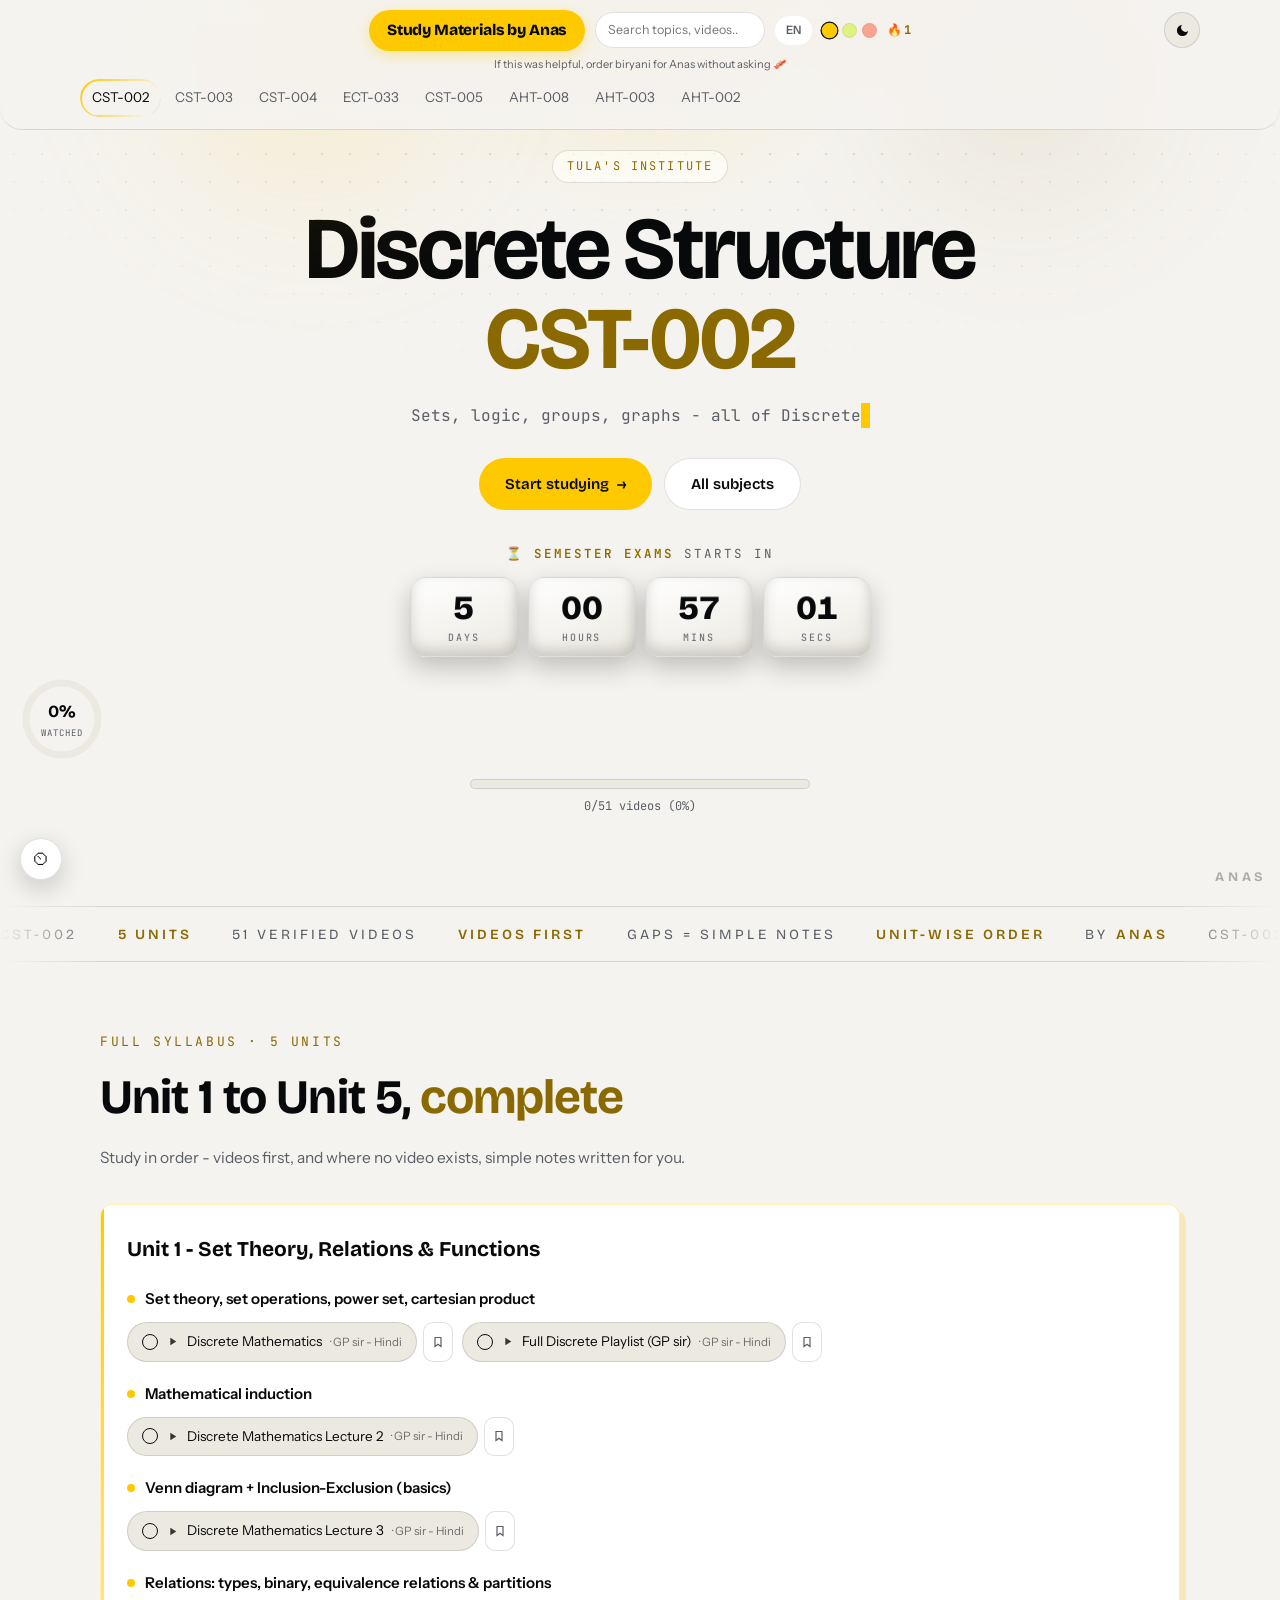
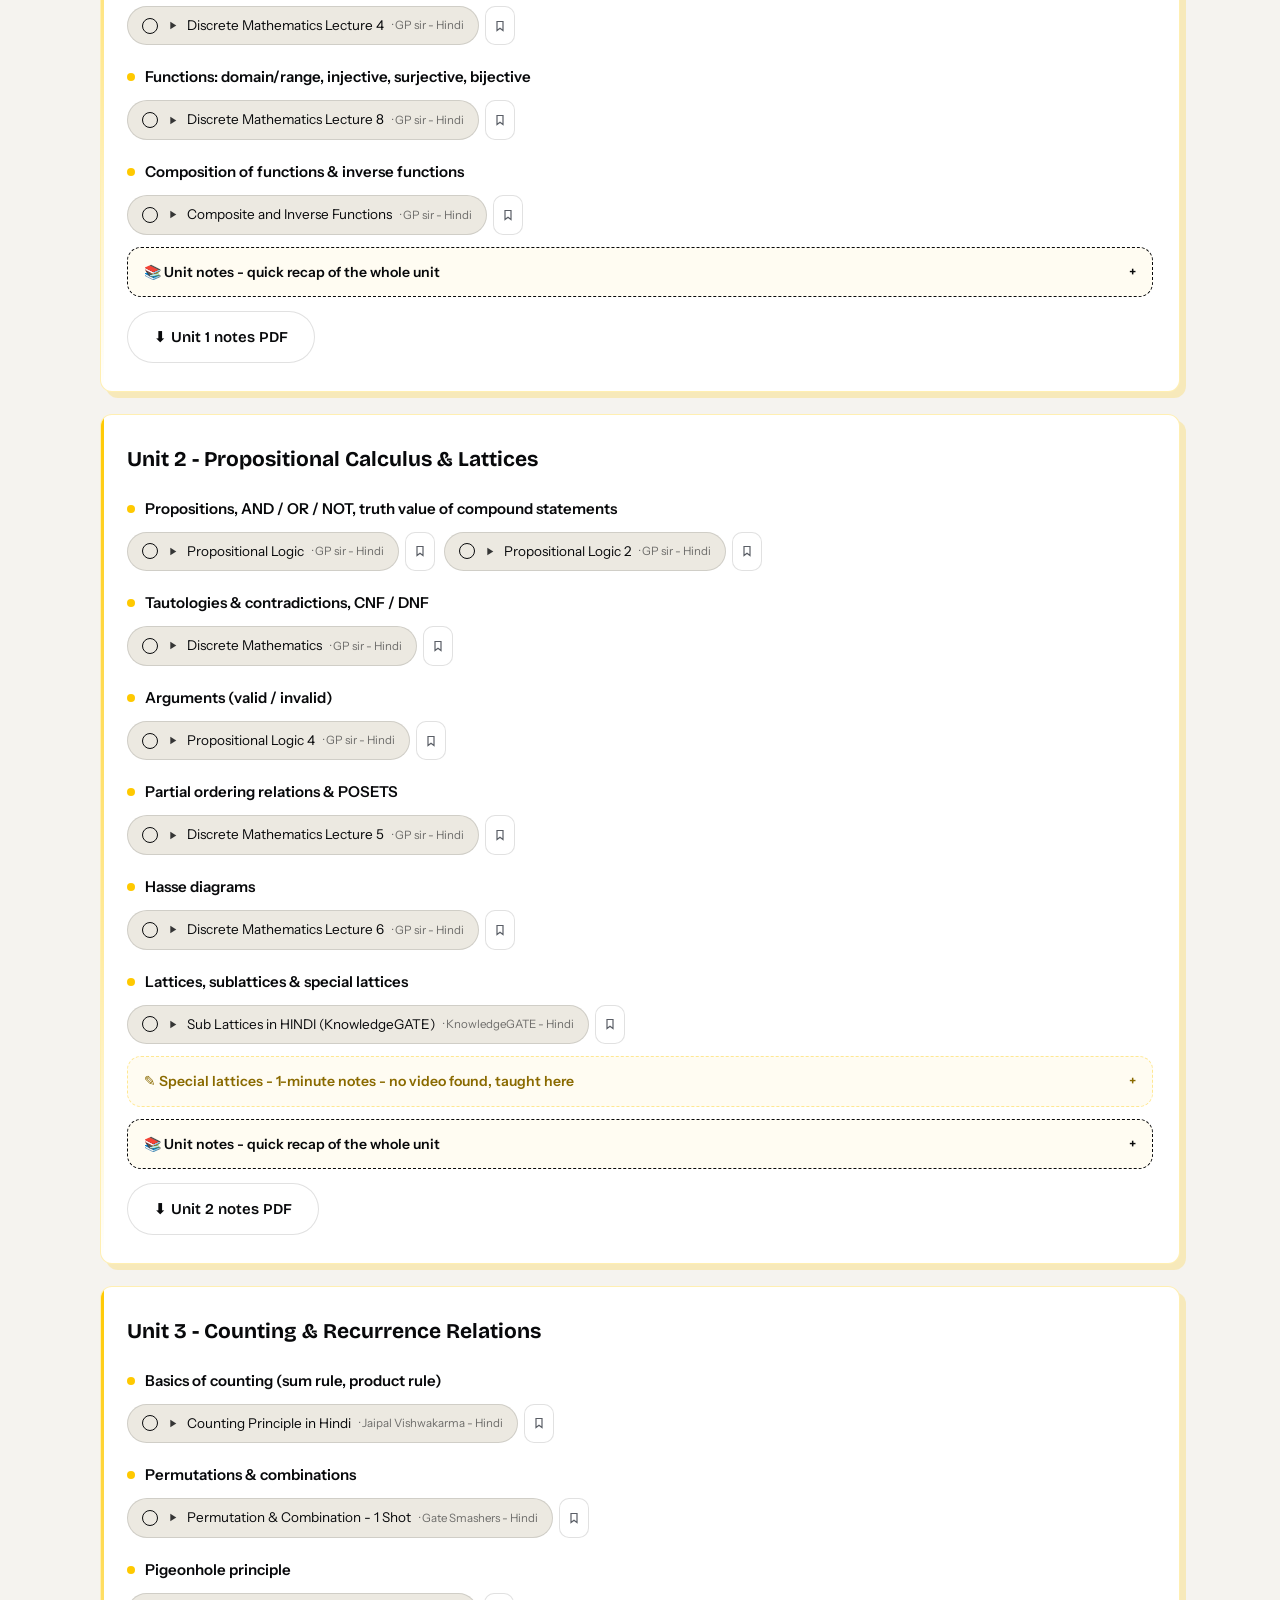
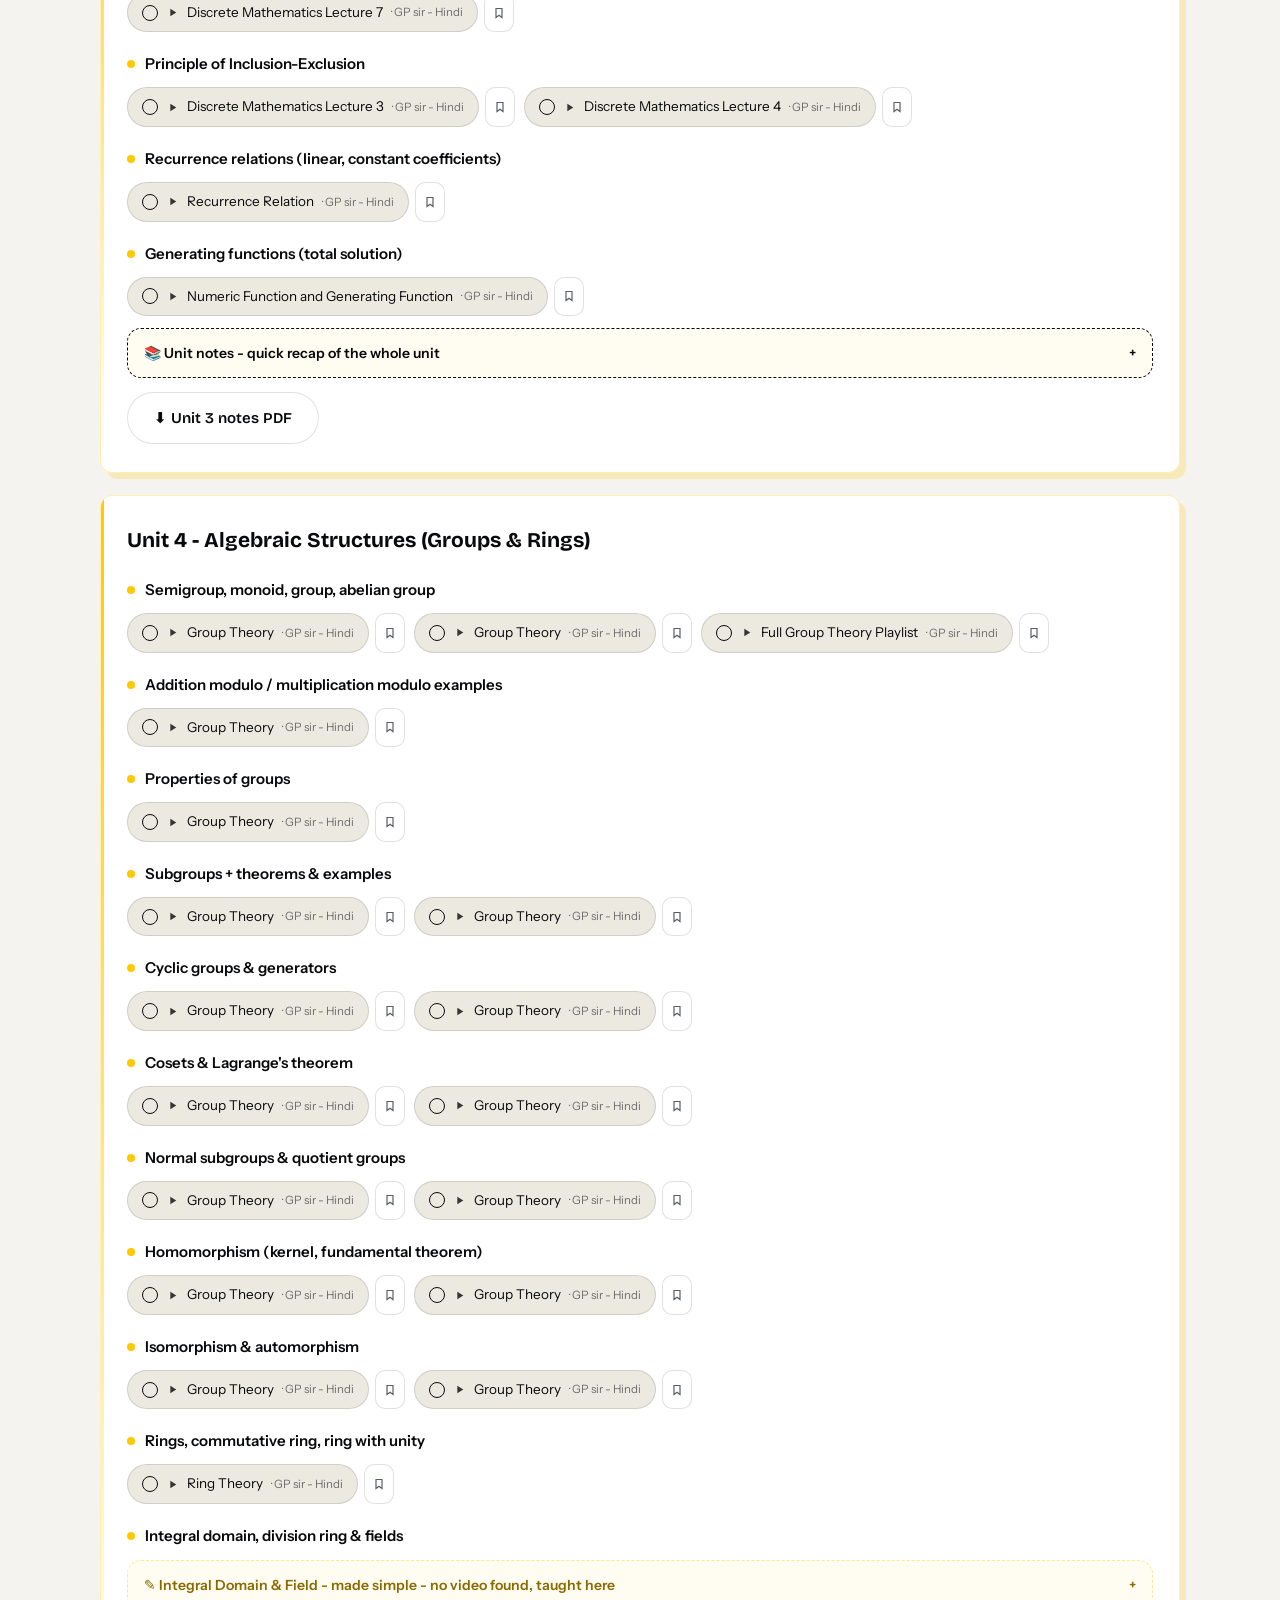
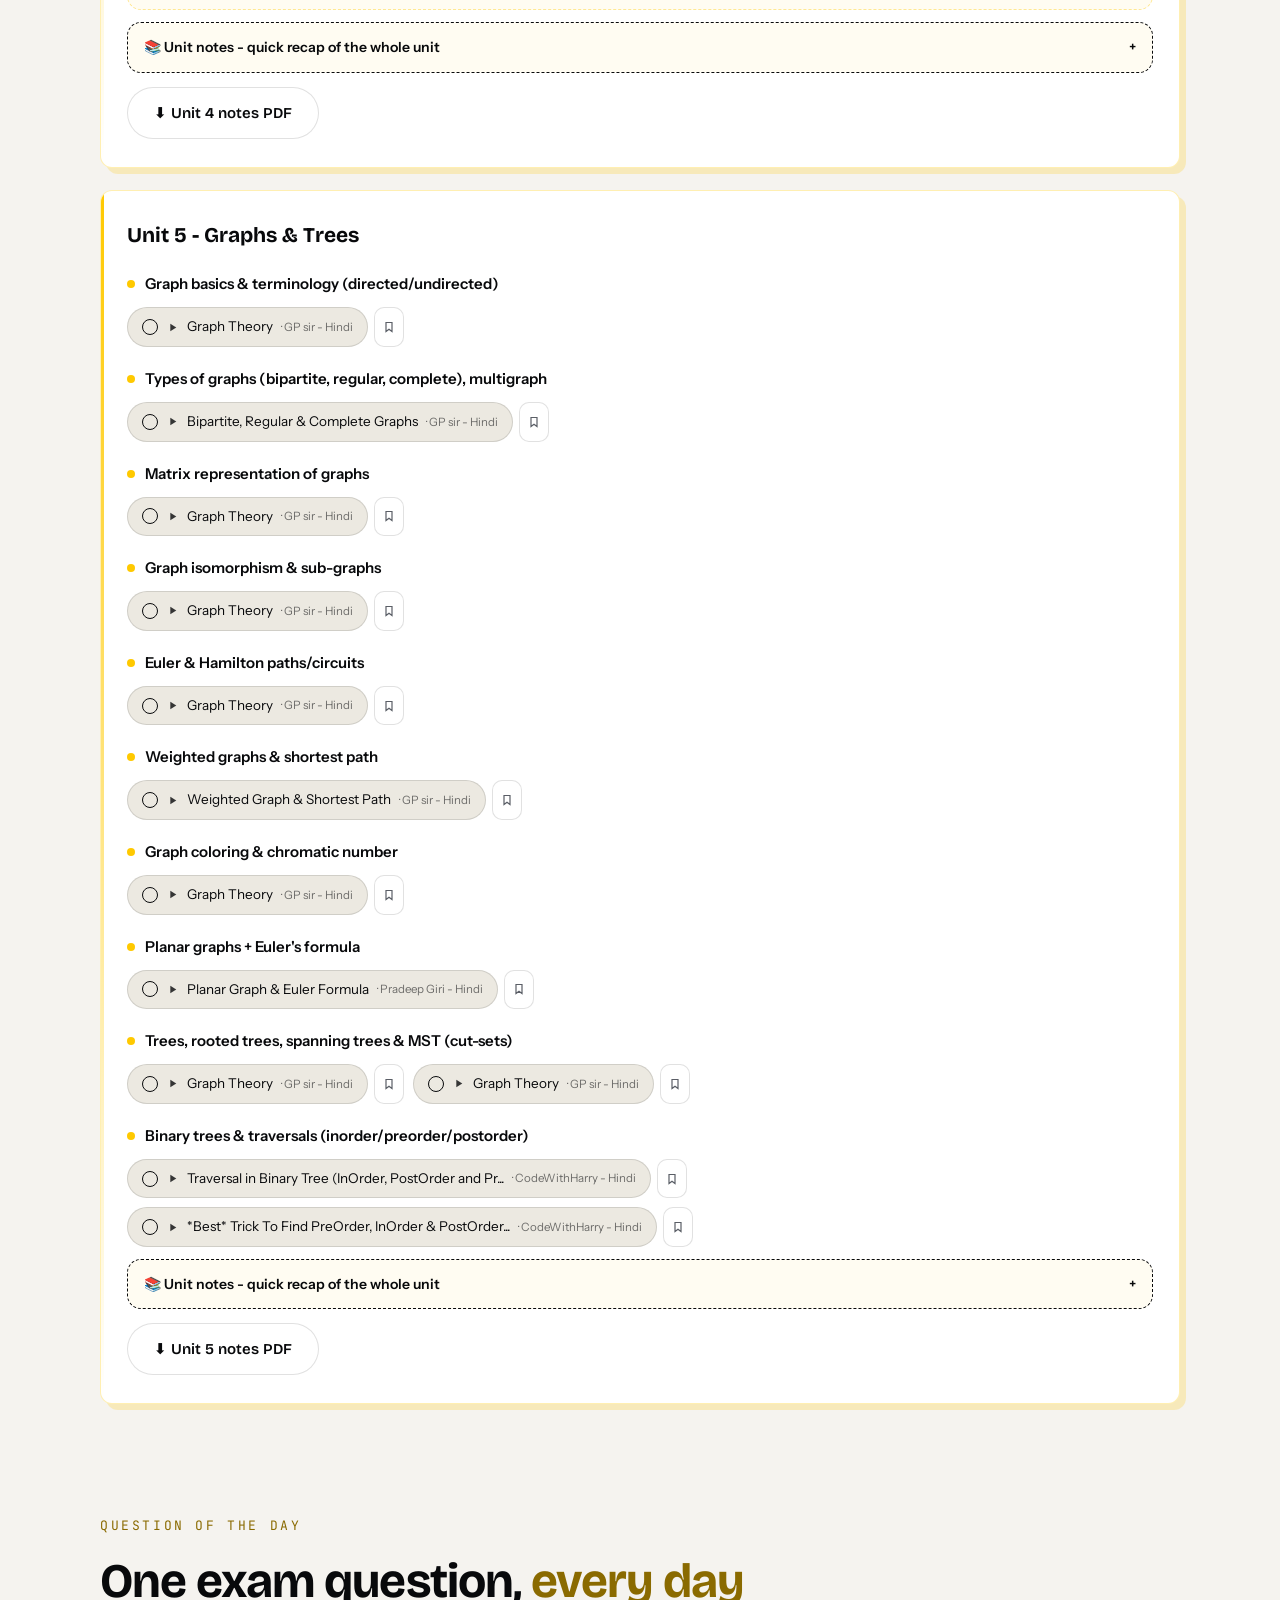
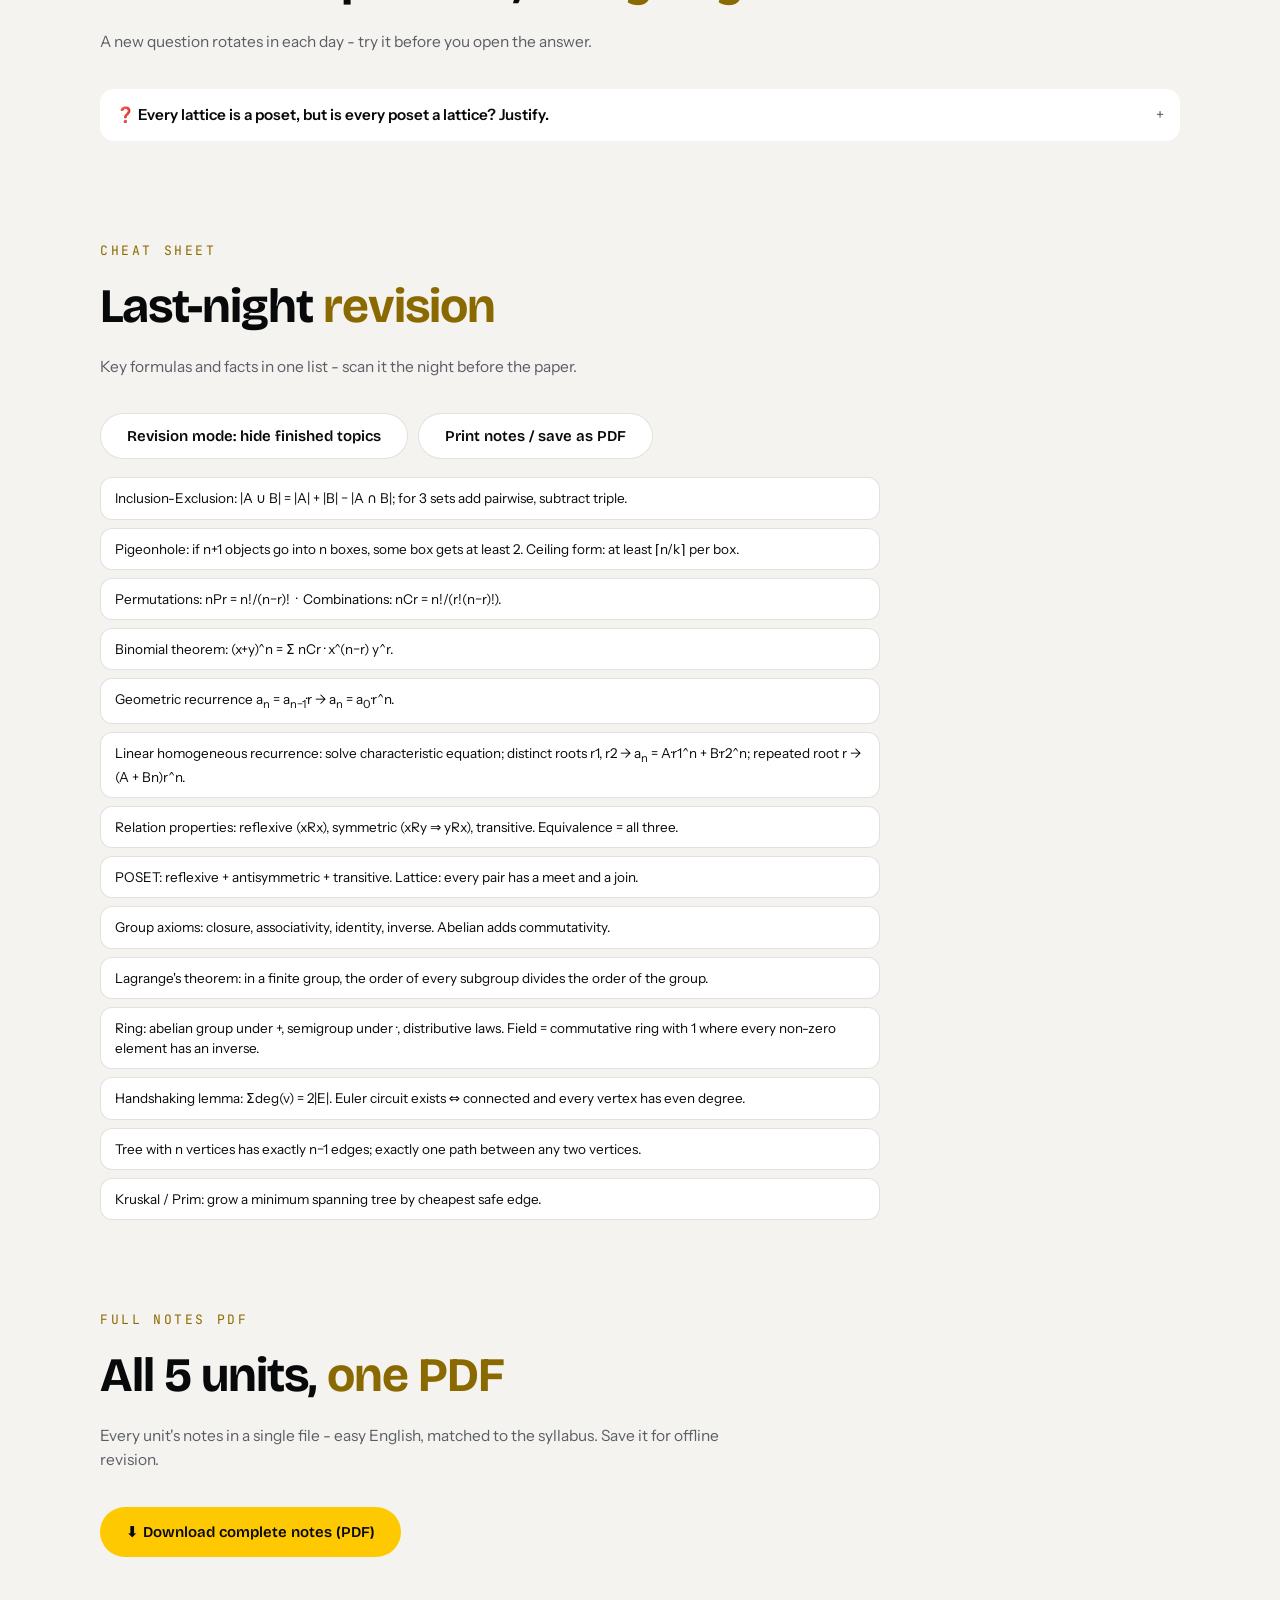
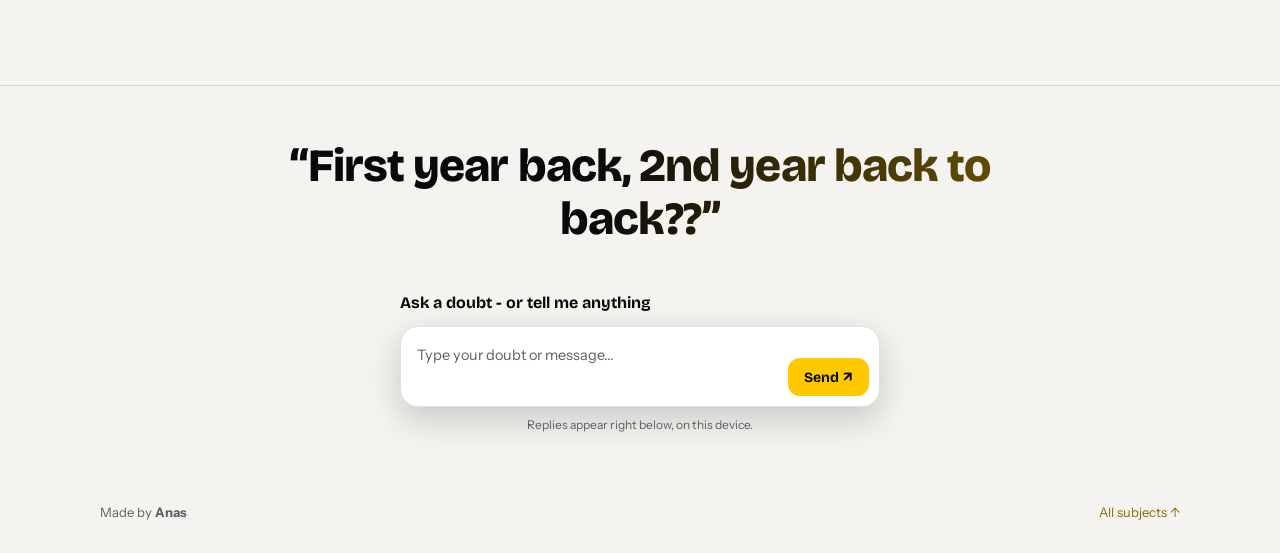
<file: subjects/discrete.html>
<!DOCTYPE html>
<html lang="en" data-theme="discrete" data-palette="p1">
<head>
<meta charset="UTF-8">
<meta name="viewport" content="width=device-width, initial-scale=1.0">
<title>Discrete Structure (CST-002) - Study Material</title>
<meta name="description" content="Complete Discrete Structure CST-002 syllabus - best YouTube videos and simple notes, unit-wise.">
<link rel="canonical" href="https://anasamin822-dotcom.github.io/study-materials/subjects/discrete.html">
<link rel="manifest" href="../manifest.webmanifest">
<meta name="theme-color" content="#0B0B0F">
<link rel="apple-touch-icon" href="../assets/icon-192.png">
<link rel="icon" href="data:image/svg+xml,%3Csvg xmlns='http://www.w3.org/2000/svg' viewBox='0 0 100 100'%3E%3Ctext y='.9em' font-size='90' font-family='sans-serif' font-weight='bold' fill='%23FFC900'%3EA%3C/text%3E%3C/svg%3E">
<link rel="preconnect" href="https://fonts.googleapis.com">
<link rel="preconnect" href="https://fonts.gstatic.com" crossorigin>
<link href="https://fonts.googleapis.com/css2?family=Bricolage+Grotesque:opsz,wght@12..96,400;12..96,600;12..96,700;12..96,800&family=Instrument+Sans:ital,wght@0,400;0,500;0,600;0,700;1,400&family=JetBrains+Mono:wght@400;600&display=swap" rel="stylesheet">
<script src="../assets/mode.js?v=1794459906"></script>
<link rel="stylesheet" href="../assets/style.css?v=1794459906">
</head>
<body data-page="discrete" data-slug="discrete" data-name="Discrete Structure">
<div class="page-loader"><span>Study Materials <b>by Anas</b></span></div>
<div class="dot-bg"></div>
<div class="scroll-progress"></div>
<nav class="nav">
  <div class="nav-row">
    <a class="brand" href="../">Study Materials by Anas</a>
    <div class="nav-tools">
    <div class="nav-search">
      <input type="search" data-search placeholder="Search topics, videos..." aria-label="Search topics and videos" autocomplete="off">
      <div class="search-drop" data-drop hidden></div>
    </div>
    <button class="lang-btn" type="button" data-lang-toggle hidden aria-label="Notes language toggle">EN</button>
    <div class="pal-dots" role="group" aria-label="Colour palette">
      <button type="button" data-pal="p1" style="--dot:#FFC900" aria-label="Amber palette"></button>
      <button type="button" data-pal="p2" style="--dot:#CDF22B" aria-label="Lime palette"></button>
      <button type="button" data-pal="p3" style="--dot:#FF6845" aria-label="Coral palette"></button>
    </div>
    <span class="streak" data-streak hidden title="Day streak">&#128293;<b></b></span>
    <button class="mode-toggle" type="button" aria-label="Light/dark mode toggle" aria-pressed="false"><svg class="moon" width="15" height="15" viewBox="0 0 24 24" fill="currentColor"><path d="M21 12.79A9 9 0 1 1 11.21 3 7 7 0 0 0 21 12.79z"/></svg><svg class="sun" width="16" height="16" viewBox="0 0 24 24" fill="none" stroke="currentColor" stroke-width="2" stroke-linecap="round"><circle cx="12" cy="12" r="4.2" fill="currentColor" stroke="none"/><path d="M12 2v2.5M12 19.5V22M2 12h2.5M19.5 12H22M4.6 4.6l1.8 1.8M17.6 17.6l1.8 1.8M4.6 19.4l1.8-1.8M17.6 6.4l1.8-1.8"/></svg></button>
    </div>
  </div>
  <div class="brand-quote">If this was helpful, order biryani for Anas without asking &#129363;</div>
  <div class="links"><a href="../subjects/discrete.html" class="active">CST-002</a><a href="../subjects/dsa.html">CST-003</a><a href="../subjects/oop.html">CST-004</a><a href="../subjects/de.html">ECT-033</a><a href="../subjects/python.html">CST-005</a><a href="../subjects/uhv.html">AHT-008</a><a href="../subjects/maths.html">AHT-003</a><a href="../subjects/chem.html">AHT-002</a></div>
</nav>
<header class="hero">
  <div class="aurora a1"></div><div class="aurora a2"></div>
  <div class="spotlight"></div>
  <span class="kicker">Tula&#x27;s Institute</span>
  <h1>Discrete Structure<br><span class="accent">CST-002</span></h1>
  <div class="type" data-typewriter="Sets, logic, groups, graphs - all of Discrete in one place."></div>
  <div class="cta-row">
    <a class="btn btn-primary" data-magnetic href="#content">Start studying <span class="arrow">&rarr;</span></a>
    <a class="btn btn-ghost" data-magnetic href="../">All subjects</a>
  </div>
  <div class="countdown reveal" data-countdown>
  <div class="cd-label">&#9203; <span data-cd-label>CIE 2</span> starts in</div>
  <div class="cd-grid">
    <div class="cd-card"><b data-cd-d>--</b><small>days</small></div>
    <div class="cd-card"><b data-cd-h>--</b><small>hours</small></div>
    <div class="cd-card"><b data-cd-m>--</b><small>mins</small></div>
    <div class="cd-card"><b data-cd-s>--</b><small>secs</small></div>
  </div>
</div>
  <div class="ring-wrap">
    <svg class="ring" viewBox="0 0 84 84" aria-hidden="true">
      <circle class="ring-bg" cx="42" cy="42" r="36"></circle>
      <circle class="ring-fg" cx="42" cy="42" r="36" data-ring-fg></circle>
    </svg>
    <div class="ring-num"><b data-ring-pct>0%</b><small>watched</small></div>
  </div>
  <div class="cta-row" style="margin-top:18px">
    <div style="min-width:240px;max-width:340px;width:100%;background:var(--surface-2);border-radius:999px;height:10px;overflow:hidden;border:1px solid var(--line)">
      <div class="progress-fill" style="height:100%;width:0;background:var(--accent);transition:width .4s"></div>
    </div>
  </div>
  <div class="progress-label" style="margin-top:8px;font-family:var(--font-mono);font-size:12px;color:var(--muted)"></div>
</header>
<div class="marquee"><div class="track">
  <span>CST-002</span><span><b>5 units</b></span><span>51 verified videos</span><span><b>videos first</b></span><span>gaps = simple notes</span><span><b>unit-wise order</b></span><span>by <b>Anas</b></span>
</div></div>
<main class="wrap" id="content">
<section class="section">
  <div class="section-head reveal">
    <div class="num">FULL SYLLABUS &middot; 5 UNITS</div>
    <h2>Unit 1 to Unit 5, <span style="color:var(--accent-strong)">complete</span></h2>
    <p>Study in order - videos first, and where no video exists, simple notes written for you.</p>
  </div>
  <div class="unit reveal">
  <h3>Unit 1 - Set Theory, Relations &amp; Functions</h3>
  <div class="topic reveal" id="t1"><div class="topic-name"><span class="tick"></span>Set theory, set operations, power set, cartesian product<button class="tshare" type="button" data-anchor="t1" aria-label="Copy link to this topic" title="Copy link"><svg width="11" height="11" viewBox="0 0 24 24" fill="none" stroke="currentColor" stroke-width="2.2"><path d="M10 13a5 5 0 0 0 7.5.5l3-3a5 5 0 0 0-7-7l-1.7 1.7"/><path d="M14 11a5 5 0 0 0-7.5-.5l-3 3a5 5 0 0 0 7 7l1.7-1.7"/></svg></button></div><div class="pills"><span class="pillwrap"><a class="pill" data-vid="wGLTV8MgLlA" href="https://www.youtube.com/watch?v=wGLTV8MgLlA&amp;list=PLU6SqdYcYsfJ27O0dvuMwafS3X8CecqUg" target="_blank" rel="noopener"><span class="check"></span><svg width="13" height="13" viewBox="0 0 24 24" fill="currentColor"><path d="M8 5v14l11-7z"/></svg><span>Discrete Mathematics</span><span style="opacity:.55;font-size:11.5px">&middot; GP sir - Hindi</span></a><button class="bmk" type="button" data-bmk="Discrete Mathematics|https://www.youtube.com/watch?v=wGLTV8MgLlA&amp;list=PLU6SqdYcYsfJ27O0dvuMwafS3X8CecqUg|GP sir - Hindi|wGLTV8MgLlA|discrete" aria-label="Bookmark this video" title="Bookmark"><svg width="12" height="12" viewBox="0 0 24 24" fill="none" stroke="currentColor" stroke-width="2.4"><path d="M6 3h12v18l-6-4.5L6 21z"/></svg></button></span><span class="pillwrap"><a class="pill" data-vid="PLU6SqdYcYsfJ27O0dvuMwafS3X8CecqUg" href="https://www.youtube.com/playlist?list=PLU6SqdYcYsfJ27O0dvuMwafS3X8CecqUg" target="_blank" rel="noopener"><span class="check"></span><svg width="13" height="13" viewBox="0 0 24 24" fill="currentColor"><path d="M8 5v14l11-7z"/></svg><span>Full Discrete Playlist (GP sir)</span><span style="opacity:.55;font-size:11.5px">&middot; GP sir - Hindi</span></a><button class="bmk" type="button" data-bmk="Full Discrete Playlist (GP sir)|https://www.youtube.com/playlist?list=PLU6SqdYcYsfJ27O0dvuMwafS3X8CecqUg|GP sir - Hindi|PLU6SqdYcYsfJ27O0dvuMwafS3X8CecqUg|discrete" aria-label="Bookmark this video" title="Bookmark"><svg width="12" height="12" viewBox="0 0 24 24" fill="none" stroke="currentColor" stroke-width="2.4"><path d="M6 3h12v18l-6-4.5L6 21z"/></svg></button></span></div></div><div class="topic reveal" id="t2"><div class="topic-name"><span class="tick"></span>Mathematical induction<button class="tshare" type="button" data-anchor="t2" aria-label="Copy link to this topic" title="Copy link"><svg width="11" height="11" viewBox="0 0 24 24" fill="none" stroke="currentColor" stroke-width="2.2"><path d="M10 13a5 5 0 0 0 7.5.5l3-3a5 5 0 0 0-7-7l-1.7 1.7"/><path d="M14 11a5 5 0 0 0-7.5-.5l-3 3a5 5 0 0 0 7 7l1.7-1.7"/></svg></button></div><div class="pills"><span class="pillwrap"><a class="pill" data-vid="1lDfp1j9yzA" href="https://www.youtube.com/watch?v=1lDfp1j9yzA&amp;list=PLU6SqdYcYsfJ27O0dvuMwafS3X8CecqUg" target="_blank" rel="noopener"><span class="check"></span><svg width="13" height="13" viewBox="0 0 24 24" fill="currentColor"><path d="M8 5v14l11-7z"/></svg><span>Discrete Mathematics Lecture 2</span><span style="opacity:.55;font-size:11.5px">&middot; GP sir - Hindi</span></a><button class="bmk" type="button" data-bmk="Discrete Mathematics Lecture 2|https://www.youtube.com/watch?v=1lDfp1j9yzA&amp;list=PLU6SqdYcYsfJ27O0dvuMwafS3X8CecqUg|GP sir - Hindi|1lDfp1j9yzA|discrete" aria-label="Bookmark this video" title="Bookmark"><svg width="12" height="12" viewBox="0 0 24 24" fill="none" stroke="currentColor" stroke-width="2.4"><path d="M6 3h12v18l-6-4.5L6 21z"/></svg></button></span></div></div><div class="topic reveal" id="t3"><div class="topic-name"><span class="tick"></span>Venn diagram + Inclusion-Exclusion (basics)<button class="tshare" type="button" data-anchor="t3" aria-label="Copy link to this topic" title="Copy link"><svg width="11" height="11" viewBox="0 0 24 24" fill="none" stroke="currentColor" stroke-width="2.2"><path d="M10 13a5 5 0 0 0 7.5.5l3-3a5 5 0 0 0-7-7l-1.7 1.7"/><path d="M14 11a5 5 0 0 0-7.5-.5l-3 3a5 5 0 0 0 7 7l1.7-1.7"/></svg></button></div><div class="pills"><span class="pillwrap"><a class="pill" data-vid="2QsVqsPrlm8" href="https://www.youtube.com/watch?v=2QsVqsPrlm8&amp;list=PLU6SqdYcYsfJ27O0dvuMwafS3X8CecqUg" target="_blank" rel="noopener"><span class="check"></span><svg width="13" height="13" viewBox="0 0 24 24" fill="currentColor"><path d="M8 5v14l11-7z"/></svg><span>Discrete Mathematics Lecture 3</span><span style="opacity:.55;font-size:11.5px">&middot; GP sir - Hindi</span></a><button class="bmk" type="button" data-bmk="Discrete Mathematics Lecture 3|https://www.youtube.com/watch?v=2QsVqsPrlm8&amp;list=PLU6SqdYcYsfJ27O0dvuMwafS3X8CecqUg|GP sir - Hindi|2QsVqsPrlm8|discrete" aria-label="Bookmark this video" title="Bookmark"><svg width="12" height="12" viewBox="0 0 24 24" fill="none" stroke="currentColor" stroke-width="2.4"><path d="M6 3h12v18l-6-4.5L6 21z"/></svg></button></span></div></div><div class="topic reveal" id="t4"><div class="topic-name"><span class="tick"></span>Relations: types, binary, equivalence relations &amp; partitions<button class="tshare" type="button" data-anchor="t4" aria-label="Copy link to this topic" title="Copy link"><svg width="11" height="11" viewBox="0 0 24 24" fill="none" stroke="currentColor" stroke-width="2.2"><path d="M10 13a5 5 0 0 0 7.5.5l3-3a5 5 0 0 0-7-7l-1.7 1.7"/><path d="M14 11a5 5 0 0 0-7.5-.5l-3 3a5 5 0 0 0 7 7l1.7-1.7"/></svg></button></div><div class="pills"><span class="pillwrap"><a class="pill" data-vid="XDSO-lVDFxQ" href="https://www.youtube.com/watch?v=XDSO-lVDFxQ&amp;list=PLU6SqdYcYsfJ27O0dvuMwafS3X8CecqUg" target="_blank" rel="noopener"><span class="check"></span><svg width="13" height="13" viewBox="0 0 24 24" fill="currentColor"><path d="M8 5v14l11-7z"/></svg><span>Discrete Mathematics Lecture 4</span><span style="opacity:.55;font-size:11.5px">&middot; GP sir - Hindi</span></a><button class="bmk" type="button" data-bmk="Discrete Mathematics Lecture 4|https://www.youtube.com/watch?v=XDSO-lVDFxQ&amp;list=PLU6SqdYcYsfJ27O0dvuMwafS3X8CecqUg|GP sir - Hindi|XDSO-lVDFxQ|discrete" aria-label="Bookmark this video" title="Bookmark"><svg width="12" height="12" viewBox="0 0 24 24" fill="none" stroke="currentColor" stroke-width="2.4"><path d="M6 3h12v18l-6-4.5L6 21z"/></svg></button></span></div></div><div class="topic reveal" id="t5"><div class="topic-name"><span class="tick"></span>Functions: domain/range, injective, surjective, bijective<button class="tshare" type="button" data-anchor="t5" aria-label="Copy link to this topic" title="Copy link"><svg width="11" height="11" viewBox="0 0 24 24" fill="none" stroke="currentColor" stroke-width="2.2"><path d="M10 13a5 5 0 0 0 7.5.5l3-3a5 5 0 0 0-7-7l-1.7 1.7"/><path d="M14 11a5 5 0 0 0-7.5-.5l-3 3a5 5 0 0 0 7 7l1.7-1.7"/></svg></button></div><div class="pills"><span class="pillwrap"><a class="pill" data-vid="UCcaU7a5P-o" href="https://www.youtube.com/watch?v=UCcaU7a5P-o&amp;list=PLU6SqdYcYsfJ27O0dvuMwafS3X8CecqUg" target="_blank" rel="noopener"><span class="check"></span><svg width="13" height="13" viewBox="0 0 24 24" fill="currentColor"><path d="M8 5v14l11-7z"/></svg><span>Discrete Mathematics Lecture 8</span><span style="opacity:.55;font-size:11.5px">&middot; GP sir - Hindi</span></a><button class="bmk" type="button" data-bmk="Discrete Mathematics Lecture 8|https://www.youtube.com/watch?v=UCcaU7a5P-o&amp;list=PLU6SqdYcYsfJ27O0dvuMwafS3X8CecqUg|GP sir - Hindi|UCcaU7a5P-o|discrete" aria-label="Bookmark this video" title="Bookmark"><svg width="12" height="12" viewBox="0 0 24 24" fill="none" stroke="currentColor" stroke-width="2.4"><path d="M6 3h12v18l-6-4.5L6 21z"/></svg></button></span></div></div><div class="topic reveal" id="t6"><div class="topic-name"><span class="tick"></span>Composition of functions &amp; inverse functions<button class="tshare" type="button" data-anchor="t6" aria-label="Copy link to this topic" title="Copy link"><svg width="11" height="11" viewBox="0 0 24 24" fill="none" stroke="currentColor" stroke-width="2.2"><path d="M10 13a5 5 0 0 0 7.5.5l3-3a5 5 0 0 0-7-7l-1.7 1.7"/><path d="M14 11a5 5 0 0 0-7.5-.5l-3 3a5 5 0 0 0 7 7l1.7-1.7"/></svg></button></div><div class="pills"><span class="pillwrap"><a class="pill" data-vid="7FJ08NILBuA" href="https://www.youtube.com/watch?v=7FJ08NILBuA&amp;list=PLU6SqdYcYsfJ27O0dvuMwafS3X8CecqUg" target="_blank" rel="noopener"><span class="check"></span><svg width="13" height="13" viewBox="0 0 24 24" fill="currentColor"><path d="M8 5v14l11-7z"/></svg><span>Composite and Inverse Functions</span><span style="opacity:.55;font-size:11.5px">&middot; GP sir - Hindi</span></a><button class="bmk" type="button" data-bmk="Composite and Inverse Functions|https://www.youtube.com/watch?v=7FJ08NILBuA&amp;list=PLU6SqdYcYsfJ27O0dvuMwafS3X8CecqUg|GP sir - Hindi|7FJ08NILBuA|discrete" aria-label="Bookmark this video" title="Bookmark"><svg width="12" height="12" viewBox="0 0 24 24" fill="none" stroke="currentColor" stroke-width="2.4"><path d="M6 3h12v18l-6-4.5L6 21z"/></svg></button></span></div></div>
  <details class="note unit-note"><summary>&#128218; Unit notes - quick recap of the whole unit<span class="plus">+</span></summary>
<div class="note-body"><p><b>What this unit covers:</b> sets and their operations, relations, and functions - the language the rest of the subject is written in.</p>
<p><b>Key ideas:</b> A <b>set</b> is an unordered collection with no repeats; know union, intersection, difference, complement, and the power set (2&#8319; subsets for n elements). A <b>relation</b> from A to B is a subset of A x B. Check every relation for three properties: <b>reflexive</b> (every element relates to itself), <b>symmetric</b> (aRb implies bRa), <b>transitive</b> (aRb and bRc imply aRc). All three together = <b>equivalence relation</b> (it splits the set into disjoint classes). Reflexive + antisymmetric + transitive = <b>partial order</b>. A <b>function</b> maps every input to exactly one output: <b>injective</b> (one-one), <b>surjective</b> (onto), <b>bijective</b> (both, and only then an inverse exists).</p>
<p><b>Exam pointers:</b> practice proving reflexive/symmetric/transitive with one clean example each; composition of functions (f o g) and inverse of a bijection are repeated questions. Draw the arrow diagram before you claim injective or surjective.</p></div></details>
  <a class="btn btn-ghost unit-pdf" href="../notes/discrete-unit-1-notes.pdf" download>&#11015; Unit 1 notes PDF</a>
</div><div class="unit reveal">
  <h3>Unit 2 - Propositional Calculus &amp; Lattices</h3>
  <div class="topic reveal" id="t7"><div class="topic-name"><span class="tick"></span>Propositions, AND / OR / NOT, truth value of compound statements<button class="tshare" type="button" data-anchor="t7" aria-label="Copy link to this topic" title="Copy link"><svg width="11" height="11" viewBox="0 0 24 24" fill="none" stroke="currentColor" stroke-width="2.2"><path d="M10 13a5 5 0 0 0 7.5.5l3-3a5 5 0 0 0-7-7l-1.7 1.7"/><path d="M14 11a5 5 0 0 0-7.5-.5l-3 3a5 5 0 0 0 7 7l1.7-1.7"/></svg></button></div><div class="pills"><span class="pillwrap"><a class="pill" data-vid="7S6jHzi8vkk" href="https://www.youtube.com/watch?v=7S6jHzi8vkk&amp;list=PLU6SqdYcYsfJ27O0dvuMwafS3X8CecqUg" target="_blank" rel="noopener"><span class="check"></span><svg width="13" height="13" viewBox="0 0 24 24" fill="currentColor"><path d="M8 5v14l11-7z"/></svg><span>Propositional Logic</span><span style="opacity:.55;font-size:11.5px">&middot; GP sir - Hindi</span></a><button class="bmk" type="button" data-bmk="Propositional Logic|https://www.youtube.com/watch?v=7S6jHzi8vkk&amp;list=PLU6SqdYcYsfJ27O0dvuMwafS3X8CecqUg|GP sir - Hindi|7S6jHzi8vkk|discrete" aria-label="Bookmark this video" title="Bookmark"><svg width="12" height="12" viewBox="0 0 24 24" fill="none" stroke="currentColor" stroke-width="2.4"><path d="M6 3h12v18l-6-4.5L6 21z"/></svg></button></span><span class="pillwrap"><a class="pill" data-vid="_bwgS5_Q7LQ" href="https://www.youtube.com/watch?v=_bwgS5_Q7LQ&amp;list=PLU6SqdYcYsfJ27O0dvuMwafS3X8CecqUg" target="_blank" rel="noopener"><span class="check"></span><svg width="13" height="13" viewBox="0 0 24 24" fill="currentColor"><path d="M8 5v14l11-7z"/></svg><span>Propositional Logic 2</span><span style="opacity:.55;font-size:11.5px">&middot; GP sir - Hindi</span></a><button class="bmk" type="button" data-bmk="Propositional Logic 2|https://www.youtube.com/watch?v=_bwgS5_Q7LQ&amp;list=PLU6SqdYcYsfJ27O0dvuMwafS3X8CecqUg|GP sir - Hindi|_bwgS5_Q7LQ|discrete" aria-label="Bookmark this video" title="Bookmark"><svg width="12" height="12" viewBox="0 0 24 24" fill="none" stroke="currentColor" stroke-width="2.4"><path d="M6 3h12v18l-6-4.5L6 21z"/></svg></button></span></div></div><div class="topic reveal" id="t8"><div class="topic-name"><span class="tick"></span>Tautologies &amp; contradictions, CNF / DNF<button class="tshare" type="button" data-anchor="t8" aria-label="Copy link to this topic" title="Copy link"><svg width="11" height="11" viewBox="0 0 24 24" fill="none" stroke="currentColor" stroke-width="2.2"><path d="M10 13a5 5 0 0 0 7.5.5l3-3a5 5 0 0 0-7-7l-1.7 1.7"/><path d="M14 11a5 5 0 0 0-7.5-.5l-3 3a5 5 0 0 0 7 7l1.7-1.7"/></svg></button></div><div class="pills"><span class="pillwrap"><a class="pill" data-vid="j018nHM-WSQ" href="https://www.youtube.com/watch?v=j018nHM-WSQ&amp;list=PLU6SqdYcYsfJ27O0dvuMwafS3X8CecqUg" target="_blank" rel="noopener"><span class="check"></span><svg width="13" height="13" viewBox="0 0 24 24" fill="currentColor"><path d="M8 5v14l11-7z"/></svg><span>Discrete Mathematics</span><span style="opacity:.55;font-size:11.5px">&middot; GP sir - Hindi</span></a><button class="bmk" type="button" data-bmk="Discrete Mathematics|https://www.youtube.com/watch?v=j018nHM-WSQ&amp;list=PLU6SqdYcYsfJ27O0dvuMwafS3X8CecqUg|GP sir - Hindi|j018nHM-WSQ|discrete" aria-label="Bookmark this video" title="Bookmark"><svg width="12" height="12" viewBox="0 0 24 24" fill="none" stroke="currentColor" stroke-width="2.4"><path d="M6 3h12v18l-6-4.5L6 21z"/></svg></button></span></div></div><div class="topic reveal" id="t9"><div class="topic-name"><span class="tick"></span>Arguments (valid / invalid)<button class="tshare" type="button" data-anchor="t9" aria-label="Copy link to this topic" title="Copy link"><svg width="11" height="11" viewBox="0 0 24 24" fill="none" stroke="currentColor" stroke-width="2.2"><path d="M10 13a5 5 0 0 0 7.5.5l3-3a5 5 0 0 0-7-7l-1.7 1.7"/><path d="M14 11a5 5 0 0 0-7.5-.5l-3 3a5 5 0 0 0 7 7l1.7-1.7"/></svg></button></div><div class="pills"><span class="pillwrap"><a class="pill" data-vid="mqHWXeg03Ew" href="https://www.youtube.com/watch?v=mqHWXeg03Ew&amp;list=PLU6SqdYcYsfJ27O0dvuMwafS3X8CecqUg" target="_blank" rel="noopener"><span class="check"></span><svg width="13" height="13" viewBox="0 0 24 24" fill="currentColor"><path d="M8 5v14l11-7z"/></svg><span>Propositional Logic 4</span><span style="opacity:.55;font-size:11.5px">&middot; GP sir - Hindi</span></a><button class="bmk" type="button" data-bmk="Propositional Logic 4|https://www.youtube.com/watch?v=mqHWXeg03Ew&amp;list=PLU6SqdYcYsfJ27O0dvuMwafS3X8CecqUg|GP sir - Hindi|mqHWXeg03Ew|discrete" aria-label="Bookmark this video" title="Bookmark"><svg width="12" height="12" viewBox="0 0 24 24" fill="none" stroke="currentColor" stroke-width="2.4"><path d="M6 3h12v18l-6-4.5L6 21z"/></svg></button></span></div></div><div class="topic reveal" id="t10"><div class="topic-name"><span class="tick"></span>Partial ordering relations &amp; POSETS<button class="tshare" type="button" data-anchor="t10" aria-label="Copy link to this topic" title="Copy link"><svg width="11" height="11" viewBox="0 0 24 24" fill="none" stroke="currentColor" stroke-width="2.2"><path d="M10 13a5 5 0 0 0 7.5.5l3-3a5 5 0 0 0-7-7l-1.7 1.7"/><path d="M14 11a5 5 0 0 0-7.5-.5l-3 3a5 5 0 0 0 7 7l1.7-1.7"/></svg></button></div><div class="pills"><span class="pillwrap"><a class="pill" data-vid="qC2reWAo2mc" href="https://www.youtube.com/watch?v=qC2reWAo2mc&amp;list=PLU6SqdYcYsfJ27O0dvuMwafS3X8CecqUg" target="_blank" rel="noopener"><span class="check"></span><svg width="13" height="13" viewBox="0 0 24 24" fill="currentColor"><path d="M8 5v14l11-7z"/></svg><span>Discrete Mathematics Lecture 5</span><span style="opacity:.55;font-size:11.5px">&middot; GP sir - Hindi</span></a><button class="bmk" type="button" data-bmk="Discrete Mathematics Lecture 5|https://www.youtube.com/watch?v=qC2reWAo2mc&amp;list=PLU6SqdYcYsfJ27O0dvuMwafS3X8CecqUg|GP sir - Hindi|qC2reWAo2mc|discrete" aria-label="Bookmark this video" title="Bookmark"><svg width="12" height="12" viewBox="0 0 24 24" fill="none" stroke="currentColor" stroke-width="2.4"><path d="M6 3h12v18l-6-4.5L6 21z"/></svg></button></span></div></div><div class="topic reveal" id="t11"><div class="topic-name"><span class="tick"></span>Hasse diagrams<button class="tshare" type="button" data-anchor="t11" aria-label="Copy link to this topic" title="Copy link"><svg width="11" height="11" viewBox="0 0 24 24" fill="none" stroke="currentColor" stroke-width="2.2"><path d="M10 13a5 5 0 0 0 7.5.5l3-3a5 5 0 0 0-7-7l-1.7 1.7"/><path d="M14 11a5 5 0 0 0-7.5-.5l-3 3a5 5 0 0 0 7 7l1.7-1.7"/></svg></button></div><div class="pills"><span class="pillwrap"><a class="pill" data-vid="VfvHMXEzwNQ" href="https://www.youtube.com/watch?v=VfvHMXEzwNQ&amp;list=PLU6SqdYcYsfJ27O0dvuMwafS3X8CecqUg" target="_blank" rel="noopener"><span class="check"></span><svg width="13" height="13" viewBox="0 0 24 24" fill="currentColor"><path d="M8 5v14l11-7z"/></svg><span>Discrete Mathematics Lecture 6</span><span style="opacity:.55;font-size:11.5px">&middot; GP sir - Hindi</span></a><button class="bmk" type="button" data-bmk="Discrete Mathematics Lecture 6|https://www.youtube.com/watch?v=VfvHMXEzwNQ&amp;list=PLU6SqdYcYsfJ27O0dvuMwafS3X8CecqUg|GP sir - Hindi|VfvHMXEzwNQ|discrete" aria-label="Bookmark this video" title="Bookmark"><svg width="12" height="12" viewBox="0 0 24 24" fill="none" stroke="currentColor" stroke-width="2.4"><path d="M6 3h12v18l-6-4.5L6 21z"/></svg></button></span></div></div><div class="topic reveal" id="t12"><div class="topic-name"><span class="tick"></span>Lattices, sublattices &amp; special lattices<button class="tshare" type="button" data-anchor="t12" aria-label="Copy link to this topic" title="Copy link"><svg width="11" height="11" viewBox="0 0 24 24" fill="none" stroke="currentColor" stroke-width="2.2"><path d="M10 13a5 5 0 0 0 7.5.5l3-3a5 5 0 0 0-7-7l-1.7 1.7"/><path d="M14 11a5 5 0 0 0-7.5-.5l-3 3a5 5 0 0 0 7 7l1.7-1.7"/></svg></button></div><div class="pills"><span class="pillwrap"><a class="pill" data-vid="KsU6jRwrLj0" href="https://www.youtube.com/watch?v=KsU6jRwrLj0" target="_blank" rel="noopener"><span class="check"></span><svg width="13" height="13" viewBox="0 0 24 24" fill="currentColor"><path d="M8 5v14l11-7z"/></svg><span>Sub Lattices in HINDI (KnowledgeGATE)</span><span style="opacity:.55;font-size:11.5px">&middot; KnowledgeGATE - Hindi</span></a><button class="bmk" type="button" data-bmk="Sub Lattices in HINDI (KnowledgeGATE)|https://www.youtube.com/watch?v=KsU6jRwrLj0|KnowledgeGATE - Hindi|KsU6jRwrLj0|discrete" aria-label="Bookmark this video" title="Bookmark"><svg width="12" height="12" viewBox="0 0 24 24" fill="none" stroke="currentColor" stroke-width="2.4"><path d="M6 3h12v18l-6-4.5L6 21z"/></svg></button></span></div><details class="note"><summary>&#9998; Special lattices - 1-minute notes - no video found, taught here<span class="plus">+</span></summary>
<div class="note-body lang-en">
<p><b>Lattice</b> = a poset in which every pair of elements has a <b>meet (greatest common lower bound)</b> and a <b>join (least common upper bound)</b>.</p>
<ul>
<li><b>Bounded lattice:</b> has a greatest element (1) and a least element (0). Example: in the power set P(S), S is the greatest and the empty set is the least.</li>
<li><b>Distributive lattice:</b> a AND (b OR c) = (a AND b) OR (a AND c) - the operation distributes both ways. The power set with union/intersection is distributive.</li>
<li><b>Complemented lattice:</b> every element has a complement (x OR x' = 1, x AND x' = 0). In a power set, the complement is the set difference.</li>
</ul>
<p><b>Exam tip:</b> from the Hasse diagram, check every pair for a meet and a join. If even one pair has no meet or no join, it is NOT a lattice.</p></div><div class="note-body lang-hi" hidden><p><b>Lattice</b> = aisa poset jisme har 2 elements ka <b>meet ( Sabse bada common lower bound )</b> aur <b>join ( Sabse chhota common upper bound )</b> exist karta hai.</p>
<ul>
<li><b>Bounded lattice:</b> ek sabse bada element (1) aur ek sabse chhota element (0) ho. Jaise: power set P(S) me S bada, empty set chhota.</li>
<li><b>Distributive lattice:</b> a AND (b OR c) = (a AND b) OR (a AND c) - dono taraf distribute ho jaye. Jaise: power set union/intersection ke saath distributive hai.</li>
<li><b>Complemented lattice:</b> har element ka complement ho (x OR x' = 1, x AND x' = 0). Power set me complement = set difference.</li>
</ul>
<p><b>Exam tip:</b> Hasse diagram dekh ke check karo - har pair ka meet/join hai? Ek bhi pair ka meet ya join na mile to lattice NAHI hai.</p></div></details></div>
  <details class="note unit-note"><summary>&#128218; Unit notes - quick recap of the whole unit<span class="plus">+</span></summary>
<div class="note-body"><p><b>What this unit covers:</b> propositional logic (truth tables, equivalences, normal forms) and lattices - posets where every pair has a meet and a join.</p>
<p><b>Key ideas:</b> A <b>proposition</b> is a statement that is true or false. Learn the connectives: AND, OR, NOT, implication (p &rarr; q is false only when p is true and q is false), biconditional. A formula true in every row is a <b>tautology</b>, false in every row a <b>contradiction</b>. Two formulas are <b>logically equivalent</b> when their truth tables match - memorise De Morgan's laws, distributive laws, and p &rarr; q &equiv; &not;p &or; q. <b>DNF</b> = OR of ANDs, <b>CNF</b> = AND of ORs. A <b>lattice</b> is a poset where every pair has a least upper bound (join) and greatest lower bound (meet). Then: <b>bounded</b> (has 0 and 1), <b>distributive</b>, <b>complemented</b> (every element has a complement) - all three together = <b>Boolean algebra</b>.</p>
<p><b>Exam pointers:</b> truth-table questions are free marks - be systematic. For lattices, practice checking "is this poset a lattice?" by finding joins/meets of every pair from the Hasse diagram, and identifying sublattices and special lattices.</p></div></details>
  <a class="btn btn-ghost unit-pdf" href="../notes/discrete-unit-2-notes.pdf" download>&#11015; Unit 2 notes PDF</a>
</div><div class="unit reveal">
  <h3>Unit 3 - Counting &amp; Recurrence Relations</h3>
  <div class="topic reveal" id="t13"><div class="topic-name"><span class="tick"></span>Basics of counting (sum rule, product rule)<button class="tshare" type="button" data-anchor="t13" aria-label="Copy link to this topic" title="Copy link"><svg width="11" height="11" viewBox="0 0 24 24" fill="none" stroke="currentColor" stroke-width="2.2"><path d="M10 13a5 5 0 0 0 7.5.5l3-3a5 5 0 0 0-7-7l-1.7 1.7"/><path d="M14 11a5 5 0 0 0-7.5-.5l-3 3a5 5 0 0 0 7 7l1.7-1.7"/></svg></button></div><div class="pills"><span class="pillwrap"><a class="pill" data-vid="5KUFK38m03I" href="https://www.youtube.com/watch?v=5KUFK38m03I" target="_blank" rel="noopener"><span class="check"></span><svg width="13" height="13" viewBox="0 0 24 24" fill="currentColor"><path d="M8 5v14l11-7z"/></svg><span>Counting Principle in Hindi</span><span style="opacity:.55;font-size:11.5px">&middot; Jaipal Vishwakarma - Hindi</span></a><button class="bmk" type="button" data-bmk="Counting Principle in Hindi|https://www.youtube.com/watch?v=5KUFK38m03I|Jaipal Vishwakarma - Hindi|5KUFK38m03I|discrete" aria-label="Bookmark this video" title="Bookmark"><svg width="12" height="12" viewBox="0 0 24 24" fill="none" stroke="currentColor" stroke-width="2.4"><path d="M6 3h12v18l-6-4.5L6 21z"/></svg></button></span></div></div><div class="topic reveal" id="t14"><div class="topic-name"><span class="tick"></span>Permutations &amp; combinations<button class="tshare" type="button" data-anchor="t14" aria-label="Copy link to this topic" title="Copy link"><svg width="11" height="11" viewBox="0 0 24 24" fill="none" stroke="currentColor" stroke-width="2.2"><path d="M10 13a5 5 0 0 0 7.5.5l3-3a5 5 0 0 0-7-7l-1.7 1.7"/><path d="M14 11a5 5 0 0 0-7.5-.5l-3 3a5 5 0 0 0 7 7l1.7-1.7"/></svg></button></div><div class="pills"><span class="pillwrap"><a class="pill" data-vid="GiufP88K7do" href="https://www.youtube.com/watch?v=GiufP88K7do" target="_blank" rel="noopener"><span class="check"></span><svg width="13" height="13" viewBox="0 0 24 24" fill="currentColor"><path d="M8 5v14l11-7z"/></svg><span>Permutation &amp; Combination - 1 Shot</span><span style="opacity:.55;font-size:11.5px">&middot; Gate Smashers - Hindi</span></a><button class="bmk" type="button" data-bmk="Permutation &amp; Combination - 1 Shot|https://www.youtube.com/watch?v=GiufP88K7do|Gate Smashers - Hindi|GiufP88K7do|discrete" aria-label="Bookmark this video" title="Bookmark"><svg width="12" height="12" viewBox="0 0 24 24" fill="none" stroke="currentColor" stroke-width="2.4"><path d="M6 3h12v18l-6-4.5L6 21z"/></svg></button></span></div></div><div class="topic reveal" id="t15"><div class="topic-name"><span class="tick"></span>Pigeonhole principle<button class="tshare" type="button" data-anchor="t15" aria-label="Copy link to this topic" title="Copy link"><svg width="11" height="11" viewBox="0 0 24 24" fill="none" stroke="currentColor" stroke-width="2.2"><path d="M10 13a5 5 0 0 0 7.5.5l3-3a5 5 0 0 0-7-7l-1.7 1.7"/><path d="M14 11a5 5 0 0 0-7.5-.5l-3 3a5 5 0 0 0 7 7l1.7-1.7"/></svg></button></div><div class="pills"><span class="pillwrap"><a class="pill" data-vid="a-O-ioYy1rI" href="https://www.youtube.com/watch?v=a-O-ioYy1rI&amp;list=PLU6SqdYcYsfJ27O0dvuMwafS3X8CecqUg" target="_blank" rel="noopener"><span class="check"></span><svg width="13" height="13" viewBox="0 0 24 24" fill="currentColor"><path d="M8 5v14l11-7z"/></svg><span>Discrete Mathematics Lecture 7</span><span style="opacity:.55;font-size:11.5px">&middot; GP sir - Hindi</span></a><button class="bmk" type="button" data-bmk="Discrete Mathematics Lecture 7|https://www.youtube.com/watch?v=a-O-ioYy1rI&amp;list=PLU6SqdYcYsfJ27O0dvuMwafS3X8CecqUg|GP sir - Hindi|a-O-ioYy1rI|discrete" aria-label="Bookmark this video" title="Bookmark"><svg width="12" height="12" viewBox="0 0 24 24" fill="none" stroke="currentColor" stroke-width="2.4"><path d="M6 3h12v18l-6-4.5L6 21z"/></svg></button></span></div></div><div class="topic reveal" id="t16"><div class="topic-name"><span class="tick"></span>Principle of Inclusion-Exclusion<button class="tshare" type="button" data-anchor="t16" aria-label="Copy link to this topic" title="Copy link"><svg width="11" height="11" viewBox="0 0 24 24" fill="none" stroke="currentColor" stroke-width="2.2"><path d="M10 13a5 5 0 0 0 7.5.5l3-3a5 5 0 0 0-7-7l-1.7 1.7"/><path d="M14 11a5 5 0 0 0-7.5-.5l-3 3a5 5 0 0 0 7 7l1.7-1.7"/></svg></button></div><div class="pills"><span class="pillwrap"><a class="pill" data-vid="2QsVqsPrlm8" href="https://www.youtube.com/watch?v=2QsVqsPrlm8&amp;list=PLU6SqdYcYsfJ27O0dvuMwafS3X8CecqUg" target="_blank" rel="noopener"><span class="check"></span><svg width="13" height="13" viewBox="0 0 24 24" fill="currentColor"><path d="M8 5v14l11-7z"/></svg><span>Discrete Mathematics Lecture 3</span><span style="opacity:.55;font-size:11.5px">&middot; GP sir - Hindi</span></a><button class="bmk" type="button" data-bmk="Discrete Mathematics Lecture 3|https://www.youtube.com/watch?v=2QsVqsPrlm8&amp;list=PLU6SqdYcYsfJ27O0dvuMwafS3X8CecqUg|GP sir - Hindi|2QsVqsPrlm8|discrete" aria-label="Bookmark this video" title="Bookmark"><svg width="12" height="12" viewBox="0 0 24 24" fill="none" stroke="currentColor" stroke-width="2.4"><path d="M6 3h12v18l-6-4.5L6 21z"/></svg></button></span><span class="pillwrap"><a class="pill" data-vid="XDSO-lVDFxQ" href="https://www.youtube.com/watch?v=XDSO-lVDFxQ&amp;list=PLU6SqdYcYsfJ27O0dvuMwafS3X8CecqUg" target="_blank" rel="noopener"><span class="check"></span><svg width="13" height="13" viewBox="0 0 24 24" fill="currentColor"><path d="M8 5v14l11-7z"/></svg><span>Discrete Mathematics Lecture 4</span><span style="opacity:.55;font-size:11.5px">&middot; GP sir - Hindi</span></a><button class="bmk" type="button" data-bmk="Discrete Mathematics Lecture 4|https://www.youtube.com/watch?v=XDSO-lVDFxQ&amp;list=PLU6SqdYcYsfJ27O0dvuMwafS3X8CecqUg|GP sir - Hindi|XDSO-lVDFxQ|discrete" aria-label="Bookmark this video" title="Bookmark"><svg width="12" height="12" viewBox="0 0 24 24" fill="none" stroke="currentColor" stroke-width="2.4"><path d="M6 3h12v18l-6-4.5L6 21z"/></svg></button></span></div></div><div class="topic reveal" id="t17"><div class="topic-name"><span class="tick"></span>Recurrence relations (linear, constant coefficients)<button class="tshare" type="button" data-anchor="t17" aria-label="Copy link to this topic" title="Copy link"><svg width="11" height="11" viewBox="0 0 24 24" fill="none" stroke="currentColor" stroke-width="2.2"><path d="M10 13a5 5 0 0 0 7.5.5l3-3a5 5 0 0 0-7-7l-1.7 1.7"/><path d="M14 11a5 5 0 0 0-7.5-.5l-3 3a5 5 0 0 0 7 7l1.7-1.7"/></svg></button></div><div class="pills"><span class="pillwrap"><a class="pill" data-vid="1sZxmHICwUU" href="https://www.youtube.com/watch?v=1sZxmHICwUU&amp;list=PLU6SqdYcYsfJ27O0dvuMwafS3X8CecqUg" target="_blank" rel="noopener"><span class="check"></span><svg width="13" height="13" viewBox="0 0 24 24" fill="currentColor"><path d="M8 5v14l11-7z"/></svg><span>Recurrence Relation</span><span style="opacity:.55;font-size:11.5px">&middot; GP sir - Hindi</span></a><button class="bmk" type="button" data-bmk="Recurrence Relation|https://www.youtube.com/watch?v=1sZxmHICwUU&amp;list=PLU6SqdYcYsfJ27O0dvuMwafS3X8CecqUg|GP sir - Hindi|1sZxmHICwUU|discrete" aria-label="Bookmark this video" title="Bookmark"><svg width="12" height="12" viewBox="0 0 24 24" fill="none" stroke="currentColor" stroke-width="2.4"><path d="M6 3h12v18l-6-4.5L6 21z"/></svg></button></span></div></div><div class="topic reveal" id="t18"><div class="topic-name"><span class="tick"></span>Generating functions (total solution)<button class="tshare" type="button" data-anchor="t18" aria-label="Copy link to this topic" title="Copy link"><svg width="11" height="11" viewBox="0 0 24 24" fill="none" stroke="currentColor" stroke-width="2.2"><path d="M10 13a5 5 0 0 0 7.5.5l3-3a5 5 0 0 0-7-7l-1.7 1.7"/><path d="M14 11a5 5 0 0 0-7.5-.5l-3 3a5 5 0 0 0 7 7l1.7-1.7"/></svg></button></div><div class="pills"><span class="pillwrap"><a class="pill" data-vid="TLN76vdZGoY" href="https://www.youtube.com/watch?v=TLN76vdZGoY&amp;list=PLU6SqdYcYsfJ27O0dvuMwafS3X8CecqUg" target="_blank" rel="noopener"><span class="check"></span><svg width="13" height="13" viewBox="0 0 24 24" fill="currentColor"><path d="M8 5v14l11-7z"/></svg><span>Numeric Function and Generating Function</span><span style="opacity:.55;font-size:11.5px">&middot; GP sir - Hindi</span></a><button class="bmk" type="button" data-bmk="Numeric Function and Generating Function|https://www.youtube.com/watch?v=TLN76vdZGoY&amp;list=PLU6SqdYcYsfJ27O0dvuMwafS3X8CecqUg|GP sir - Hindi|TLN76vdZGoY|discrete" aria-label="Bookmark this video" title="Bookmark"><svg width="12" height="12" viewBox="0 0 24 24" fill="none" stroke="currentColor" stroke-width="2.4"><path d="M6 3h12v18l-6-4.5L6 21z"/></svg></button></span></div></div>
  <details class="note unit-note"><summary>&#128218; Unit notes - quick recap of the whole unit<span class="plus">+</span></summary>
<div class="note-body"><p><b>What this unit covers:</b> counting techniques and recurrence relations - how to count without listing, and how to solve sequences defined by their previous terms.</p>
<p><b>Key ideas:</b> <b>Product rule</b> (choices multiply for "and"), <b>sum rule</b> (choices add for exclusive "or"). <b>Permutation</b> P(n,r) = n!/(n-r)! when order matters; <b>combination</b> C(n,r) = n!/(r!(n-r)!) when it does not. <b>Pigeonhole:</b> n+1 pigeons in n holes force one hole with at least two - great for short proof questions. <b>Inclusion-exclusion:</b> |A &cup; B| = |A| + |B| - |A &cap; B|. For <b>recurrence relations</b> like a&#8345; = 5a&#8345;&#8331;&#8321; - 6a&#8345;&#8331;&#8322;: write the characteristic equation, find roots r&#8321;, r&#8322;; distinct roots give a&#8345; = A&middot;r&#8321;&#8319; + B&middot;r&#8322;&#8319;, repeated root r gives a&#8345; = (A + Bn)r&#8319;; fix A, B from the initial conditions.</p>
<p><b>Exam pointers:</b> solving a linear homogeneous recurrence with given initial conditions is the single most repeated numerical - practise 4-5 until the method is automatic. Know the difference between "arrangement" (permutation) and "selection" (combination) word problems.</p></div></details>
  <a class="btn btn-ghost unit-pdf" href="../notes/discrete-unit-3-notes.pdf" download>&#11015; Unit 3 notes PDF</a>
</div><div class="unit reveal">
  <h3>Unit 4 - Algebraic Structures (Groups &amp; Rings)</h3>
  <div class="topic reveal" id="t19"><div class="topic-name"><span class="tick"></span>Semigroup, monoid, group, abelian group<button class="tshare" type="button" data-anchor="t19" aria-label="Copy link to this topic" title="Copy link"><svg width="11" height="11" viewBox="0 0 24 24" fill="none" stroke="currentColor" stroke-width="2.2"><path d="M10 13a5 5 0 0 0 7.5.5l3-3a5 5 0 0 0-7-7l-1.7 1.7"/><path d="M14 11a5 5 0 0 0-7.5-.5l-3 3a5 5 0 0 0 7 7l1.7-1.7"/></svg></button></div><div class="pills"><span class="pillwrap"><a class="pill" data-vid="ihQyZ7bJcRE" href="https://www.youtube.com/watch?v=ihQyZ7bJcRE&amp;list=PLU6SqdYcYsfKaQARA0_vnhuXbxmuOQVFF" target="_blank" rel="noopener"><span class="check"></span><svg width="13" height="13" viewBox="0 0 24 24" fill="currentColor"><path d="M8 5v14l11-7z"/></svg><span>Group Theory</span><span style="opacity:.55;font-size:11.5px">&middot; GP sir - Hindi</span></a><button class="bmk" type="button" data-bmk="Group Theory|https://www.youtube.com/watch?v=ihQyZ7bJcRE&amp;list=PLU6SqdYcYsfKaQARA0_vnhuXbxmuOQVFF|GP sir - Hindi|ihQyZ7bJcRE|discrete" aria-label="Bookmark this video" title="Bookmark"><svg width="12" height="12" viewBox="0 0 24 24" fill="none" stroke="currentColor" stroke-width="2.4"><path d="M6 3h12v18l-6-4.5L6 21z"/></svg></button></span><span class="pillwrap"><a class="pill" data-vid="BnE_MJaU8BQ" href="https://www.youtube.com/watch?v=BnE_MJaU8BQ&amp;list=PLU6SqdYcYsfKaQARA0_vnhuXbxmuOQVFF" target="_blank" rel="noopener"><span class="check"></span><svg width="13" height="13" viewBox="0 0 24 24" fill="currentColor"><path d="M8 5v14l11-7z"/></svg><span>Group Theory</span><span style="opacity:.55;font-size:11.5px">&middot; GP sir - Hindi</span></a><button class="bmk" type="button" data-bmk="Group Theory|https://www.youtube.com/watch?v=BnE_MJaU8BQ&amp;list=PLU6SqdYcYsfKaQARA0_vnhuXbxmuOQVFF|GP sir - Hindi|BnE_MJaU8BQ|discrete" aria-label="Bookmark this video" title="Bookmark"><svg width="12" height="12" viewBox="0 0 24 24" fill="none" stroke="currentColor" stroke-width="2.4"><path d="M6 3h12v18l-6-4.5L6 21z"/></svg></button></span><span class="pillwrap"><a class="pill" data-vid="PLU6SqdYcYsfKaQARA0_vnhuXbxmuOQVFF" href="https://www.youtube.com/playlist?list=PLU6SqdYcYsfKaQARA0_vnhuXbxmuOQVFF" target="_blank" rel="noopener"><span class="check"></span><svg width="13" height="13" viewBox="0 0 24 24" fill="currentColor"><path d="M8 5v14l11-7z"/></svg><span>Full Group Theory Playlist</span><span style="opacity:.55;font-size:11.5px">&middot; GP sir - Hindi</span></a><button class="bmk" type="button" data-bmk="Full Group Theory Playlist|https://www.youtube.com/playlist?list=PLU6SqdYcYsfKaQARA0_vnhuXbxmuOQVFF|GP sir - Hindi|PLU6SqdYcYsfKaQARA0_vnhuXbxmuOQVFF|discrete" aria-label="Bookmark this video" title="Bookmark"><svg width="12" height="12" viewBox="0 0 24 24" fill="none" stroke="currentColor" stroke-width="2.4"><path d="M6 3h12v18l-6-4.5L6 21z"/></svg></button></span></div></div><div class="topic reveal" id="t20"><div class="topic-name"><span class="tick"></span>Addition modulo / multiplication modulo examples<button class="tshare" type="button" data-anchor="t20" aria-label="Copy link to this topic" title="Copy link"><svg width="11" height="11" viewBox="0 0 24 24" fill="none" stroke="currentColor" stroke-width="2.2"><path d="M10 13a5 5 0 0 0 7.5.5l3-3a5 5 0 0 0-7-7l-1.7 1.7"/><path d="M14 11a5 5 0 0 0-7.5-.5l-3 3a5 5 0 0 0 7 7l1.7-1.7"/></svg></button></div><div class="pills"><span class="pillwrap"><a class="pill" data-vid="BfP6gejiYbA" href="https://www.youtube.com/watch?v=BfP6gejiYbA&amp;list=PLU6SqdYcYsfKaQARA0_vnhuXbxmuOQVFF" target="_blank" rel="noopener"><span class="check"></span><svg width="13" height="13" viewBox="0 0 24 24" fill="currentColor"><path d="M8 5v14l11-7z"/></svg><span>Group Theory</span><span style="opacity:.55;font-size:11.5px">&middot; GP sir - Hindi</span></a><button class="bmk" type="button" data-bmk="Group Theory|https://www.youtube.com/watch?v=BfP6gejiYbA&amp;list=PLU6SqdYcYsfKaQARA0_vnhuXbxmuOQVFF|GP sir - Hindi|BfP6gejiYbA|discrete" aria-label="Bookmark this video" title="Bookmark"><svg width="12" height="12" viewBox="0 0 24 24" fill="none" stroke="currentColor" stroke-width="2.4"><path d="M6 3h12v18l-6-4.5L6 21z"/></svg></button></span></div></div><div class="topic reveal" id="t21"><div class="topic-name"><span class="tick"></span>Properties of groups<button class="tshare" type="button" data-anchor="t21" aria-label="Copy link to this topic" title="Copy link"><svg width="11" height="11" viewBox="0 0 24 24" fill="none" stroke="currentColor" stroke-width="2.2"><path d="M10 13a5 5 0 0 0 7.5.5l3-3a5 5 0 0 0-7-7l-1.7 1.7"/><path d="M14 11a5 5 0 0 0-7.5-.5l-3 3a5 5 0 0 0 7 7l1.7-1.7"/></svg></button></div><div class="pills"><span class="pillwrap"><a class="pill" data-vid="9IVYVtAuuQs" href="https://www.youtube.com/watch?v=9IVYVtAuuQs&amp;list=PLU6SqdYcYsfKaQARA0_vnhuXbxmuOQVFF" target="_blank" rel="noopener"><span class="check"></span><svg width="13" height="13" viewBox="0 0 24 24" fill="currentColor"><path d="M8 5v14l11-7z"/></svg><span>Group Theory</span><span style="opacity:.55;font-size:11.5px">&middot; GP sir - Hindi</span></a><button class="bmk" type="button" data-bmk="Group Theory|https://www.youtube.com/watch?v=9IVYVtAuuQs&amp;list=PLU6SqdYcYsfKaQARA0_vnhuXbxmuOQVFF|GP sir - Hindi|9IVYVtAuuQs|discrete" aria-label="Bookmark this video" title="Bookmark"><svg width="12" height="12" viewBox="0 0 24 24" fill="none" stroke="currentColor" stroke-width="2.4"><path d="M6 3h12v18l-6-4.5L6 21z"/></svg></button></span></div></div><div class="topic reveal" id="t22"><div class="topic-name"><span class="tick"></span>Subgroups + theorems &amp; examples<button class="tshare" type="button" data-anchor="t22" aria-label="Copy link to this topic" title="Copy link"><svg width="11" height="11" viewBox="0 0 24 24" fill="none" stroke="currentColor" stroke-width="2.2"><path d="M10 13a5 5 0 0 0 7.5.5l3-3a5 5 0 0 0-7-7l-1.7 1.7"/><path d="M14 11a5 5 0 0 0-7.5-.5l-3 3a5 5 0 0 0 7 7l1.7-1.7"/></svg></button></div><div class="pills"><span class="pillwrap"><a class="pill" data-vid="N1z5hnFru4w" href="https://www.youtube.com/watch?v=N1z5hnFru4w&amp;list=PLU6SqdYcYsfKaQARA0_vnhuXbxmuOQVFF" target="_blank" rel="noopener"><span class="check"></span><svg width="13" height="13" viewBox="0 0 24 24" fill="currentColor"><path d="M8 5v14l11-7z"/></svg><span>Group Theory</span><span style="opacity:.55;font-size:11.5px">&middot; GP sir - Hindi</span></a><button class="bmk" type="button" data-bmk="Group Theory|https://www.youtube.com/watch?v=N1z5hnFru4w&amp;list=PLU6SqdYcYsfKaQARA0_vnhuXbxmuOQVFF|GP sir - Hindi|N1z5hnFru4w|discrete" aria-label="Bookmark this video" title="Bookmark"><svg width="12" height="12" viewBox="0 0 24 24" fill="none" stroke="currentColor" stroke-width="2.4"><path d="M6 3h12v18l-6-4.5L6 21z"/></svg></button></span><span class="pillwrap"><a class="pill" data-vid="rONgcxp-Y8w" href="https://www.youtube.com/watch?v=rONgcxp-Y8w&amp;list=PLU6SqdYcYsfKaQARA0_vnhuXbxmuOQVFF" target="_blank" rel="noopener"><span class="check"></span><svg width="13" height="13" viewBox="0 0 24 24" fill="currentColor"><path d="M8 5v14l11-7z"/></svg><span>Group Theory</span><span style="opacity:.55;font-size:11.5px">&middot; GP sir - Hindi</span></a><button class="bmk" type="button" data-bmk="Group Theory|https://www.youtube.com/watch?v=rONgcxp-Y8w&amp;list=PLU6SqdYcYsfKaQARA0_vnhuXbxmuOQVFF|GP sir - Hindi|rONgcxp-Y8w|discrete" aria-label="Bookmark this video" title="Bookmark"><svg width="12" height="12" viewBox="0 0 24 24" fill="none" stroke="currentColor" stroke-width="2.4"><path d="M6 3h12v18l-6-4.5L6 21z"/></svg></button></span></div></div><div class="topic reveal" id="t23"><div class="topic-name"><span class="tick"></span>Cyclic groups &amp; generators<button class="tshare" type="button" data-anchor="t23" aria-label="Copy link to this topic" title="Copy link"><svg width="11" height="11" viewBox="0 0 24 24" fill="none" stroke="currentColor" stroke-width="2.2"><path d="M10 13a5 5 0 0 0 7.5.5l3-3a5 5 0 0 0-7-7l-1.7 1.7"/><path d="M14 11a5 5 0 0 0-7.5-.5l-3 3a5 5 0 0 0 7 7l1.7-1.7"/></svg></button></div><div class="pills"><span class="pillwrap"><a class="pill" data-vid="yDQhErltWUg" href="https://www.youtube.com/watch?v=yDQhErltWUg&amp;list=PLU6SqdYcYsfKaQARA0_vnhuXbxmuOQVFF" target="_blank" rel="noopener"><span class="check"></span><svg width="13" height="13" viewBox="0 0 24 24" fill="currentColor"><path d="M8 5v14l11-7z"/></svg><span>Group Theory</span><span style="opacity:.55;font-size:11.5px">&middot; GP sir - Hindi</span></a><button class="bmk" type="button" data-bmk="Group Theory|https://www.youtube.com/watch?v=yDQhErltWUg&amp;list=PLU6SqdYcYsfKaQARA0_vnhuXbxmuOQVFF|GP sir - Hindi|yDQhErltWUg|discrete" aria-label="Bookmark this video" title="Bookmark"><svg width="12" height="12" viewBox="0 0 24 24" fill="none" stroke="currentColor" stroke-width="2.4"><path d="M6 3h12v18l-6-4.5L6 21z"/></svg></button></span><span class="pillwrap"><a class="pill" data-vid="XMzDlaNad0M" href="https://www.youtube.com/watch?v=XMzDlaNad0M&amp;list=PLU6SqdYcYsfKaQARA0_vnhuXbxmuOQVFF" target="_blank" rel="noopener"><span class="check"></span><svg width="13" height="13" viewBox="0 0 24 24" fill="currentColor"><path d="M8 5v14l11-7z"/></svg><span>Group Theory</span><span style="opacity:.55;font-size:11.5px">&middot; GP sir - Hindi</span></a><button class="bmk" type="button" data-bmk="Group Theory|https://www.youtube.com/watch?v=XMzDlaNad0M&amp;list=PLU6SqdYcYsfKaQARA0_vnhuXbxmuOQVFF|GP sir - Hindi|XMzDlaNad0M|discrete" aria-label="Bookmark this video" title="Bookmark"><svg width="12" height="12" viewBox="0 0 24 24" fill="none" stroke="currentColor" stroke-width="2.4"><path d="M6 3h12v18l-6-4.5L6 21z"/></svg></button></span></div></div><div class="topic reveal" id="t24"><div class="topic-name"><span class="tick"></span>Cosets &amp; Lagrange&#x27;s theorem<button class="tshare" type="button" data-anchor="t24" aria-label="Copy link to this topic" title="Copy link"><svg width="11" height="11" viewBox="0 0 24 24" fill="none" stroke="currentColor" stroke-width="2.2"><path d="M10 13a5 5 0 0 0 7.5.5l3-3a5 5 0 0 0-7-7l-1.7 1.7"/><path d="M14 11a5 5 0 0 0-7.5-.5l-3 3a5 5 0 0 0 7 7l1.7-1.7"/></svg></button></div><div class="pills"><span class="pillwrap"><a class="pill" data-vid="vBE9Mj0spgU" href="https://www.youtube.com/watch?v=vBE9Mj0spgU&amp;list=PLU6SqdYcYsfKaQARA0_vnhuXbxmuOQVFF" target="_blank" rel="noopener"><span class="check"></span><svg width="13" height="13" viewBox="0 0 24 24" fill="currentColor"><path d="M8 5v14l11-7z"/></svg><span>Group Theory</span><span style="opacity:.55;font-size:11.5px">&middot; GP sir - Hindi</span></a><button class="bmk" type="button" data-bmk="Group Theory|https://www.youtube.com/watch?v=vBE9Mj0spgU&amp;list=PLU6SqdYcYsfKaQARA0_vnhuXbxmuOQVFF|GP sir - Hindi|vBE9Mj0spgU|discrete" aria-label="Bookmark this video" title="Bookmark"><svg width="12" height="12" viewBox="0 0 24 24" fill="none" stroke="currentColor" stroke-width="2.4"><path d="M6 3h12v18l-6-4.5L6 21z"/></svg></button></span><span class="pillwrap"><a class="pill" data-vid="zCTOQlHbxKE" href="https://www.youtube.com/watch?v=zCTOQlHbxKE&amp;list=PLU6SqdYcYsfKaQARA0_vnhuXbxmuOQVFF" target="_blank" rel="noopener"><span class="check"></span><svg width="13" height="13" viewBox="0 0 24 24" fill="currentColor"><path d="M8 5v14l11-7z"/></svg><span>Group Theory</span><span style="opacity:.55;font-size:11.5px">&middot; GP sir - Hindi</span></a><button class="bmk" type="button" data-bmk="Group Theory|https://www.youtube.com/watch?v=zCTOQlHbxKE&amp;list=PLU6SqdYcYsfKaQARA0_vnhuXbxmuOQVFF|GP sir - Hindi|zCTOQlHbxKE|discrete" aria-label="Bookmark this video" title="Bookmark"><svg width="12" height="12" viewBox="0 0 24 24" fill="none" stroke="currentColor" stroke-width="2.4"><path d="M6 3h12v18l-6-4.5L6 21z"/></svg></button></span></div></div><div class="topic reveal" id="t25"><div class="topic-name"><span class="tick"></span>Normal subgroups &amp; quotient groups<button class="tshare" type="button" data-anchor="t25" aria-label="Copy link to this topic" title="Copy link"><svg width="11" height="11" viewBox="0 0 24 24" fill="none" stroke="currentColor" stroke-width="2.2"><path d="M10 13a5 5 0 0 0 7.5.5l3-3a5 5 0 0 0-7-7l-1.7 1.7"/><path d="M14 11a5 5 0 0 0-7.5-.5l-3 3a5 5 0 0 0 7 7l1.7-1.7"/></svg></button></div><div class="pills"><span class="pillwrap"><a class="pill" data-vid="MgRfQkeI7Vo" href="https://www.youtube.com/watch?v=MgRfQkeI7Vo&amp;list=PLU6SqdYcYsfKaQARA0_vnhuXbxmuOQVFF" target="_blank" rel="noopener"><span class="check"></span><svg width="13" height="13" viewBox="0 0 24 24" fill="currentColor"><path d="M8 5v14l11-7z"/></svg><span>Group Theory</span><span style="opacity:.55;font-size:11.5px">&middot; GP sir - Hindi</span></a><button class="bmk" type="button" data-bmk="Group Theory|https://www.youtube.com/watch?v=MgRfQkeI7Vo&amp;list=PLU6SqdYcYsfKaQARA0_vnhuXbxmuOQVFF|GP sir - Hindi|MgRfQkeI7Vo|discrete" aria-label="Bookmark this video" title="Bookmark"><svg width="12" height="12" viewBox="0 0 24 24" fill="none" stroke="currentColor" stroke-width="2.4"><path d="M6 3h12v18l-6-4.5L6 21z"/></svg></button></span><span class="pillwrap"><a class="pill" data-vid="9lxb6Uyk3HM" href="https://www.youtube.com/watch?v=9lxb6Uyk3HM&amp;list=PLU6SqdYcYsfKaQARA0_vnhuXbxmuOQVFF" target="_blank" rel="noopener"><span class="check"></span><svg width="13" height="13" viewBox="0 0 24 24" fill="currentColor"><path d="M8 5v14l11-7z"/></svg><span>Group Theory</span><span style="opacity:.55;font-size:11.5px">&middot; GP sir - Hindi</span></a><button class="bmk" type="button" data-bmk="Group Theory|https://www.youtube.com/watch?v=9lxb6Uyk3HM&amp;list=PLU6SqdYcYsfKaQARA0_vnhuXbxmuOQVFF|GP sir - Hindi|9lxb6Uyk3HM|discrete" aria-label="Bookmark this video" title="Bookmark"><svg width="12" height="12" viewBox="0 0 24 24" fill="none" stroke="currentColor" stroke-width="2.4"><path d="M6 3h12v18l-6-4.5L6 21z"/></svg></button></span></div></div><div class="topic reveal" id="t26"><div class="topic-name"><span class="tick"></span>Homomorphism (kernel, fundamental theorem)<button class="tshare" type="button" data-anchor="t26" aria-label="Copy link to this topic" title="Copy link"><svg width="11" height="11" viewBox="0 0 24 24" fill="none" stroke="currentColor" stroke-width="2.2"><path d="M10 13a5 5 0 0 0 7.5.5l3-3a5 5 0 0 0-7-7l-1.7 1.7"/><path d="M14 11a5 5 0 0 0-7.5-.5l-3 3a5 5 0 0 0 7 7l1.7-1.7"/></svg></button></div><div class="pills"><span class="pillwrap"><a class="pill" data-vid="-h3GsWp6-n0" href="https://www.youtube.com/watch?v=-h3GsWp6-n0&amp;list=PLU6SqdYcYsfKaQARA0_vnhuXbxmuOQVFF" target="_blank" rel="noopener"><span class="check"></span><svg width="13" height="13" viewBox="0 0 24 24" fill="currentColor"><path d="M8 5v14l11-7z"/></svg><span>Group Theory</span><span style="opacity:.55;font-size:11.5px">&middot; GP sir - Hindi</span></a><button class="bmk" type="button" data-bmk="Group Theory|https://www.youtube.com/watch?v=-h3GsWp6-n0&amp;list=PLU6SqdYcYsfKaQARA0_vnhuXbxmuOQVFF|GP sir - Hindi|-h3GsWp6-n0|discrete" aria-label="Bookmark this video" title="Bookmark"><svg width="12" height="12" viewBox="0 0 24 24" fill="none" stroke="currentColor" stroke-width="2.4"><path d="M6 3h12v18l-6-4.5L6 21z"/></svg></button></span><span class="pillwrap"><a class="pill" data-vid="KWdLkQLNFys" href="https://www.youtube.com/watch?v=KWdLkQLNFys&amp;list=PLU6SqdYcYsfKaQARA0_vnhuXbxmuOQVFF" target="_blank" rel="noopener"><span class="check"></span><svg width="13" height="13" viewBox="0 0 24 24" fill="currentColor"><path d="M8 5v14l11-7z"/></svg><span>Group Theory</span><span style="opacity:.55;font-size:11.5px">&middot; GP sir - Hindi</span></a><button class="bmk" type="button" data-bmk="Group Theory|https://www.youtube.com/watch?v=KWdLkQLNFys&amp;list=PLU6SqdYcYsfKaQARA0_vnhuXbxmuOQVFF|GP sir - Hindi|KWdLkQLNFys|discrete" aria-label="Bookmark this video" title="Bookmark"><svg width="12" height="12" viewBox="0 0 24 24" fill="none" stroke="currentColor" stroke-width="2.4"><path d="M6 3h12v18l-6-4.5L6 21z"/></svg></button></span></div></div><div class="topic reveal" id="t27"><div class="topic-name"><span class="tick"></span>Isomorphism &amp; automorphism<button class="tshare" type="button" data-anchor="t27" aria-label="Copy link to this topic" title="Copy link"><svg width="11" height="11" viewBox="0 0 24 24" fill="none" stroke="currentColor" stroke-width="2.2"><path d="M10 13a5 5 0 0 0 7.5.5l3-3a5 5 0 0 0-7-7l-1.7 1.7"/><path d="M14 11a5 5 0 0 0-7.5-.5l-3 3a5 5 0 0 0 7 7l1.7-1.7"/></svg></button></div><div class="pills"><span class="pillwrap"><a class="pill" data-vid="R_Pu-H_aRvs" href="https://www.youtube.com/watch?v=R_Pu-H_aRvs&amp;list=PLU6SqdYcYsfKaQARA0_vnhuXbxmuOQVFF" target="_blank" rel="noopener"><span class="check"></span><svg width="13" height="13" viewBox="0 0 24 24" fill="currentColor"><path d="M8 5v14l11-7z"/></svg><span>Group Theory</span><span style="opacity:.55;font-size:11.5px">&middot; GP sir - Hindi</span></a><button class="bmk" type="button" data-bmk="Group Theory|https://www.youtube.com/watch?v=R_Pu-H_aRvs&amp;list=PLU6SqdYcYsfKaQARA0_vnhuXbxmuOQVFF|GP sir - Hindi|R_Pu-H_aRvs|discrete" aria-label="Bookmark this video" title="Bookmark"><svg width="12" height="12" viewBox="0 0 24 24" fill="none" stroke="currentColor" stroke-width="2.4"><path d="M6 3h12v18l-6-4.5L6 21z"/></svg></button></span><span class="pillwrap"><a class="pill" data-vid="7vLOu5qttMU" href="https://www.youtube.com/watch?v=7vLOu5qttMU&amp;list=PLU6SqdYcYsfKaQARA0_vnhuXbxmuOQVFF" target="_blank" rel="noopener"><span class="check"></span><svg width="13" height="13" viewBox="0 0 24 24" fill="currentColor"><path d="M8 5v14l11-7z"/></svg><span>Group Theory</span><span style="opacity:.55;font-size:11.5px">&middot; GP sir - Hindi</span></a><button class="bmk" type="button" data-bmk="Group Theory|https://www.youtube.com/watch?v=7vLOu5qttMU&amp;list=PLU6SqdYcYsfKaQARA0_vnhuXbxmuOQVFF|GP sir - Hindi|7vLOu5qttMU|discrete" aria-label="Bookmark this video" title="Bookmark"><svg width="12" height="12" viewBox="0 0 24 24" fill="none" stroke="currentColor" stroke-width="2.4"><path d="M6 3h12v18l-6-4.5L6 21z"/></svg></button></span></div></div><div class="topic reveal" id="t28"><div class="topic-name"><span class="tick"></span>Rings, commutative ring, ring with unity<button class="tshare" type="button" data-anchor="t28" aria-label="Copy link to this topic" title="Copy link"><svg width="11" height="11" viewBox="0 0 24 24" fill="none" stroke="currentColor" stroke-width="2.2"><path d="M10 13a5 5 0 0 0 7.5.5l3-3a5 5 0 0 0-7-7l-1.7 1.7"/><path d="M14 11a5 5 0 0 0-7.5-.5l-3 3a5 5 0 0 0 7 7l1.7-1.7"/></svg></button></div><div class="pills"><span class="pillwrap"><a class="pill" data-vid="BVf5FFIbaaQ" href="https://www.youtube.com/watch?v=BVf5FFIbaaQ&amp;list=PLU6SqdYcYsfKaQARA0_vnhuXbxmuOQVFF" target="_blank" rel="noopener"><span class="check"></span><svg width="13" height="13" viewBox="0 0 24 24" fill="currentColor"><path d="M8 5v14l11-7z"/></svg><span>Ring Theory</span><span style="opacity:.55;font-size:11.5px">&middot; GP sir - Hindi</span></a><button class="bmk" type="button" data-bmk="Ring Theory|https://www.youtube.com/watch?v=BVf5FFIbaaQ&amp;list=PLU6SqdYcYsfKaQARA0_vnhuXbxmuOQVFF|GP sir - Hindi|BVf5FFIbaaQ|discrete" aria-label="Bookmark this video" title="Bookmark"><svg width="12" height="12" viewBox="0 0 24 24" fill="none" stroke="currentColor" stroke-width="2.4"><path d="M6 3h12v18l-6-4.5L6 21z"/></svg></button></span></div></div><div class="topic reveal" id="t29"><div class="topic-name"><span class="tick"></span>Integral domain, division ring &amp; fields<button class="tshare" type="button" data-anchor="t29" aria-label="Copy link to this topic" title="Copy link"><svg width="11" height="11" viewBox="0 0 24 24" fill="none" stroke="currentColor" stroke-width="2.2"><path d="M10 13a5 5 0 0 0 7.5.5l3-3a5 5 0 0 0-7-7l-1.7 1.7"/><path d="M14 11a5 5 0 0 0-7.5-.5l-3 3a5 5 0 0 0 7 7l1.7-1.7"/></svg></button></div><details class="note"><summary>&#9998; Integral Domain &amp; Field - made simple - no video found, taught here<span class="plus">+</span></summary>
<div class="note-body lang-en">
<p><b>First, a ring:</b> a set of numbers where <b>both + and x</b> work nicely (like integers: 1+2=3, 2x3=6).</p>
<p><b>Zero divisor:</b> two non-zero numbers whose product is <b>0</b>. This never happens with normal integers. But in Z6 (clock numbers 0-5): <code>2 x 3 = 6 = 0</code> - so 2 and 3 are zero divisors.</p>
<p><b>Integral domain:</b> a ring with <b>no</b> zero divisors. Example: Z (all integers) - here a x b = 0 only when a or b is itself 0.</p>
<p><b>Field:</b> a ring where every non-zero number has its <b>inverse</b> in the same set - meaning you can divide.</p>
<div class="analogy">Small example: in Z5 (numbers 0-4), check: 2 x 3 = 6 = 1, so the inverse of 2 is 3. And 4 x 4 = 16 = 1, so 4 is its own inverse. Every element has an inverse - <b>Z5 is a field</b>. Z (integers) is not a field, because the inverse of 2 is 1/2, which is not an integer.</div>
<p><b>Rule to remember:</b> every field is an integral domain (if inverses exist, zero divisors cannot). Every finite integral domain is always a field.</p></div><div class="note-body lang-hi" hidden><p><b>Pehle Ring:</b> numbers ka aisa group jisme <b>+ aur x dono</b> theek se chalte hain (jaise integers: 1+2=3, 2x3=6).</p>
<p><b>Zero Divisor:</b> do non-zero numbers jo x karke <b>0</b> de dein. Normal integers me aisa kabhi nahi hota. Par Z6 (ghadi wale numbers 0-5) me: <code>2 x 3 = 6 = 0</code> - to 2 aur 3 zero divisors hain.</p>
<p><b>Integral Domain:</b> aisa ring jisme zero divisors <b>NAHI</b> hote. Example: Z (saare integers) - yahan a x b = 0 sirf tab ho jab a ya b khud 0 ho.</p>
<p><b>Field:</b> aisa ring jisme har non-zero number ka <b>"ulta" (inverse)</b> bhi usi set me ho - matlab divide kar sako.</p>
<div class="analogy">Chhota example: Z5 (numbers 0-4) me check karo: 2 x 3 = 6 = 1, to 2 ka ulta 3 hai. 4 x 4 = 16 = 1, to 4 ka ulta 4. Sabka ulta mil gaya - <b>Z5 field hai</b>. Z (integers) field nahi, kyunki 2 ka ulta 1/2 integer nahi hai.</div>
<p><b>Yaad rakhne ka rule:</b> Har field ek integral domain hoti hai (inverse hai to zero divisor ho hi nahi sakta). Chhoti (finite) integral domain hamesha field hoti hai.</p></div></details></div>
  <details class="note unit-note"><summary>&#128218; Unit notes - quick recap of the whole unit<span class="plus">+</span></summary>
<div class="note-body"><p><b>What this unit covers:</b> algebraic structures - semigroups, monoids, groups, subgroups, cyclic groups, cosets and Lagrange's theorem, then rings, integral domains and fields.</p>
<p><b>Key ideas:</b> A set with an operation is a <b>semigroup</b> if the operation is closed and associative; add an <b>identity</b> element and it is a <b>monoid</b>; add an <b>inverse</b> for every element and it is a <b>group</b>. If the operation also commutes, it is <b>abelian</b>. A <b>subgroup</b> is a subset that is itself a group (check closure and inverses). A group generated by one element is <b>cyclic</b>. <b>Lagrange's theorem:</b> the order of a subgroup divides the order of the group - used constantly. Moving up: a <b>ring</b> has two operations (like + and &times;) where + is an abelian group and &times; distributes over +; an <b>integral domain</b> adds commutativity, identity and no zero-divisors; a <b>field</b> is a ring where every non-zero element has a multiplicative inverse.</p>
<p><b>Exam pointers:</b> "prove (G, *) is a group" = tick the four axioms one by one with named steps. Cosets + Lagrange and the ring/domain/field chain are favourite theory questions - see the simple notes written for Integral Domain &amp; Field below in this page.</p></div></details>
  <a class="btn btn-ghost unit-pdf" href="../notes/discrete-unit-4-notes.pdf" download>&#11015; Unit 4 notes PDF</a>
</div><div class="unit reveal">
  <h3>Unit 5 - Graphs &amp; Trees</h3>
  <div class="topic reveal" id="t30"><div class="topic-name"><span class="tick"></span>Graph basics &amp; terminology (directed/undirected)<button class="tshare" type="button" data-anchor="t30" aria-label="Copy link to this topic" title="Copy link"><svg width="11" height="11" viewBox="0 0 24 24" fill="none" stroke="currentColor" stroke-width="2.2"><path d="M10 13a5 5 0 0 0 7.5.5l3-3a5 5 0 0 0-7-7l-1.7 1.7"/><path d="M14 11a5 5 0 0 0-7.5-.5l-3 3a5 5 0 0 0 7 7l1.7-1.7"/></svg></button></div><div class="pills"><span class="pillwrap"><a class="pill" data-vid="HipVU5vz3Q8" href="https://www.youtube.com/watch?v=HipVU5vz3Q8&amp;list=PLU6SqdYcYsfJ27O0dvuMwafS3X8CecqUg" target="_blank" rel="noopener"><span class="check"></span><svg width="13" height="13" viewBox="0 0 24 24" fill="currentColor"><path d="M8 5v14l11-7z"/></svg><span>Graph Theory</span><span style="opacity:.55;font-size:11.5px">&middot; GP sir - Hindi</span></a><button class="bmk" type="button" data-bmk="Graph Theory|https://www.youtube.com/watch?v=HipVU5vz3Q8&amp;list=PLU6SqdYcYsfJ27O0dvuMwafS3X8CecqUg|GP sir - Hindi|HipVU5vz3Q8|discrete" aria-label="Bookmark this video" title="Bookmark"><svg width="12" height="12" viewBox="0 0 24 24" fill="none" stroke="currentColor" stroke-width="2.4"><path d="M6 3h12v18l-6-4.5L6 21z"/></svg></button></span></div></div><div class="topic reveal" id="t31"><div class="topic-name"><span class="tick"></span>Types of graphs (bipartite, regular, complete), multigraph<button class="tshare" type="button" data-anchor="t31" aria-label="Copy link to this topic" title="Copy link"><svg width="11" height="11" viewBox="0 0 24 24" fill="none" stroke="currentColor" stroke-width="2.2"><path d="M10 13a5 5 0 0 0 7.5.5l3-3a5 5 0 0 0-7-7l-1.7 1.7"/><path d="M14 11a5 5 0 0 0-7.5-.5l-3 3a5 5 0 0 0 7 7l1.7-1.7"/></svg></button></div><div class="pills"><span class="pillwrap"><a class="pill" data-vid="NzBjBE27NcE" href="https://www.youtube.com/watch?v=NzBjBE27NcE&amp;list=PLU6SqdYcYsfJ27O0dvuMwafS3X8CecqUg" target="_blank" rel="noopener"><span class="check"></span><svg width="13" height="13" viewBox="0 0 24 24" fill="currentColor"><path d="M8 5v14l11-7z"/></svg><span>Bipartite, Regular &amp; Complete Graphs</span><span style="opacity:.55;font-size:11.5px">&middot; GP sir - Hindi</span></a><button class="bmk" type="button" data-bmk="Bipartite, Regular &amp; Complete Graphs|https://www.youtube.com/watch?v=NzBjBE27NcE&amp;list=PLU6SqdYcYsfJ27O0dvuMwafS3X8CecqUg|GP sir - Hindi|NzBjBE27NcE|discrete" aria-label="Bookmark this video" title="Bookmark"><svg width="12" height="12" viewBox="0 0 24 24" fill="none" stroke="currentColor" stroke-width="2.4"><path d="M6 3h12v18l-6-4.5L6 21z"/></svg></button></span></div></div><div class="topic reveal" id="t32"><div class="topic-name"><span class="tick"></span>Matrix representation of graphs<button class="tshare" type="button" data-anchor="t32" aria-label="Copy link to this topic" title="Copy link"><svg width="11" height="11" viewBox="0 0 24 24" fill="none" stroke="currentColor" stroke-width="2.2"><path d="M10 13a5 5 0 0 0 7.5.5l3-3a5 5 0 0 0-7-7l-1.7 1.7"/><path d="M14 11a5 5 0 0 0-7.5-.5l-3 3a5 5 0 0 0 7 7l1.7-1.7"/></svg></button></div><div class="pills"><span class="pillwrap"><a class="pill" data-vid="17erhldpZ8E" href="https://www.youtube.com/watch?v=17erhldpZ8E&amp;list=PLU6SqdYcYsfJ27O0dvuMwafS3X8CecqUg" target="_blank" rel="noopener"><span class="check"></span><svg width="13" height="13" viewBox="0 0 24 24" fill="currentColor"><path d="M8 5v14l11-7z"/></svg><span>Graph Theory</span><span style="opacity:.55;font-size:11.5px">&middot; GP sir - Hindi</span></a><button class="bmk" type="button" data-bmk="Graph Theory|https://www.youtube.com/watch?v=17erhldpZ8E&amp;list=PLU6SqdYcYsfJ27O0dvuMwafS3X8CecqUg|GP sir - Hindi|17erhldpZ8E|discrete" aria-label="Bookmark this video" title="Bookmark"><svg width="12" height="12" viewBox="0 0 24 24" fill="none" stroke="currentColor" stroke-width="2.4"><path d="M6 3h12v18l-6-4.5L6 21z"/></svg></button></span></div></div><div class="topic reveal" id="t33"><div class="topic-name"><span class="tick"></span>Graph isomorphism &amp; sub-graphs<button class="tshare" type="button" data-anchor="t33" aria-label="Copy link to this topic" title="Copy link"><svg width="11" height="11" viewBox="0 0 24 24" fill="none" stroke="currentColor" stroke-width="2.2"><path d="M10 13a5 5 0 0 0 7.5.5l3-3a5 5 0 0 0-7-7l-1.7 1.7"/><path d="M14 11a5 5 0 0 0-7.5-.5l-3 3a5 5 0 0 0 7 7l1.7-1.7"/></svg></button></div><div class="pills"><span class="pillwrap"><a class="pill" data-vid="mAaLIiSmI08" href="https://www.youtube.com/watch?v=mAaLIiSmI08&amp;list=PLU6SqdYcYsfJ27O0dvuMwafS3X8CecqUg" target="_blank" rel="noopener"><span class="check"></span><svg width="13" height="13" viewBox="0 0 24 24" fill="currentColor"><path d="M8 5v14l11-7z"/></svg><span>Graph Theory</span><span style="opacity:.55;font-size:11.5px">&middot; GP sir - Hindi</span></a><button class="bmk" type="button" data-bmk="Graph Theory|https://www.youtube.com/watch?v=mAaLIiSmI08&amp;list=PLU6SqdYcYsfJ27O0dvuMwafS3X8CecqUg|GP sir - Hindi|mAaLIiSmI08|discrete" aria-label="Bookmark this video" title="Bookmark"><svg width="12" height="12" viewBox="0 0 24 24" fill="none" stroke="currentColor" stroke-width="2.4"><path d="M6 3h12v18l-6-4.5L6 21z"/></svg></button></span></div></div><div class="topic reveal" id="t34"><div class="topic-name"><span class="tick"></span>Euler &amp; Hamilton paths/circuits<button class="tshare" type="button" data-anchor="t34" aria-label="Copy link to this topic" title="Copy link"><svg width="11" height="11" viewBox="0 0 24 24" fill="none" stroke="currentColor" stroke-width="2.2"><path d="M10 13a5 5 0 0 0 7.5.5l3-3a5 5 0 0 0-7-7l-1.7 1.7"/><path d="M14 11a5 5 0 0 0-7.5-.5l-3 3a5 5 0 0 0 7 7l1.7-1.7"/></svg></button></div><div class="pills"><span class="pillwrap"><a class="pill" data-vid="tuitCMLwPAE" href="https://www.youtube.com/watch?v=tuitCMLwPAE&amp;list=PLU6SqdYcYsfJ27O0dvuMwafS3X8CecqUg" target="_blank" rel="noopener"><span class="check"></span><svg width="13" height="13" viewBox="0 0 24 24" fill="currentColor"><path d="M8 5v14l11-7z"/></svg><span>Graph Theory</span><span style="opacity:.55;font-size:11.5px">&middot; GP sir - Hindi</span></a><button class="bmk" type="button" data-bmk="Graph Theory|https://www.youtube.com/watch?v=tuitCMLwPAE&amp;list=PLU6SqdYcYsfJ27O0dvuMwafS3X8CecqUg|GP sir - Hindi|tuitCMLwPAE|discrete" aria-label="Bookmark this video" title="Bookmark"><svg width="12" height="12" viewBox="0 0 24 24" fill="none" stroke="currentColor" stroke-width="2.4"><path d="M6 3h12v18l-6-4.5L6 21z"/></svg></button></span></div></div><div class="topic reveal" id="t35"><div class="topic-name"><span class="tick"></span>Weighted graphs &amp; shortest path<button class="tshare" type="button" data-anchor="t35" aria-label="Copy link to this topic" title="Copy link"><svg width="11" height="11" viewBox="0 0 24 24" fill="none" stroke="currentColor" stroke-width="2.2"><path d="M10 13a5 5 0 0 0 7.5.5l3-3a5 5 0 0 0-7-7l-1.7 1.7"/><path d="M14 11a5 5 0 0 0-7.5-.5l-3 3a5 5 0 0 0 7 7l1.7-1.7"/></svg></button></div><div class="pills"><span class="pillwrap"><a class="pill" data-vid="iOu3PXv5L6w" href="https://www.youtube.com/watch?v=iOu3PXv5L6w&amp;list=PLU6SqdYcYsfJ27O0dvuMwafS3X8CecqUg" target="_blank" rel="noopener"><span class="check"></span><svg width="13" height="13" viewBox="0 0 24 24" fill="currentColor"><path d="M8 5v14l11-7z"/></svg><span>Weighted Graph &amp; Shortest Path</span><span style="opacity:.55;font-size:11.5px">&middot; GP sir - Hindi</span></a><button class="bmk" type="button" data-bmk="Weighted Graph &amp; Shortest Path|https://www.youtube.com/watch?v=iOu3PXv5L6w&amp;list=PLU6SqdYcYsfJ27O0dvuMwafS3X8CecqUg|GP sir - Hindi|iOu3PXv5L6w|discrete" aria-label="Bookmark this video" title="Bookmark"><svg width="12" height="12" viewBox="0 0 24 24" fill="none" stroke="currentColor" stroke-width="2.4"><path d="M6 3h12v18l-6-4.5L6 21z"/></svg></button></span></div></div><div class="topic reveal" id="t36"><div class="topic-name"><span class="tick"></span>Graph coloring &amp; chromatic number<button class="tshare" type="button" data-anchor="t36" aria-label="Copy link to this topic" title="Copy link"><svg width="11" height="11" viewBox="0 0 24 24" fill="none" stroke="currentColor" stroke-width="2.2"><path d="M10 13a5 5 0 0 0 7.5.5l3-3a5 5 0 0 0-7-7l-1.7 1.7"/><path d="M14 11a5 5 0 0 0-7.5-.5l-3 3a5 5 0 0 0 7 7l1.7-1.7"/></svg></button></div><div class="pills"><span class="pillwrap"><a class="pill" data-vid="HKRFK8W5JlE" href="https://www.youtube.com/watch?v=HKRFK8W5JlE&amp;list=PLU6SqdYcYsfJ27O0dvuMwafS3X8CecqUg" target="_blank" rel="noopener"><span class="check"></span><svg width="13" height="13" viewBox="0 0 24 24" fill="currentColor"><path d="M8 5v14l11-7z"/></svg><span>Graph Theory</span><span style="opacity:.55;font-size:11.5px">&middot; GP sir - Hindi</span></a><button class="bmk" type="button" data-bmk="Graph Theory|https://www.youtube.com/watch?v=HKRFK8W5JlE&amp;list=PLU6SqdYcYsfJ27O0dvuMwafS3X8CecqUg|GP sir - Hindi|HKRFK8W5JlE|discrete" aria-label="Bookmark this video" title="Bookmark"><svg width="12" height="12" viewBox="0 0 24 24" fill="none" stroke="currentColor" stroke-width="2.4"><path d="M6 3h12v18l-6-4.5L6 21z"/></svg></button></span></div></div><div class="topic reveal" id="t37"><div class="topic-name"><span class="tick"></span>Planar graphs + Euler&#x27;s formula<button class="tshare" type="button" data-anchor="t37" aria-label="Copy link to this topic" title="Copy link"><svg width="11" height="11" viewBox="0 0 24 24" fill="none" stroke="currentColor" stroke-width="2.2"><path d="M10 13a5 5 0 0 0 7.5.5l3-3a5 5 0 0 0-7-7l-1.7 1.7"/><path d="M14 11a5 5 0 0 0-7.5-.5l-3 3a5 5 0 0 0 7 7l1.7-1.7"/></svg></button></div><div class="pills"><span class="pillwrap"><a class="pill" data-vid="zqEQa1Qpa2c" href="https://www.youtube.com/watch?v=zqEQa1Qpa2c" target="_blank" rel="noopener"><span class="check"></span><svg width="13" height="13" viewBox="0 0 24 24" fill="currentColor"><path d="M8 5v14l11-7z"/></svg><span>Planar Graph &amp; Euler Formula</span><span style="opacity:.55;font-size:11.5px">&middot; Pradeep Giri - Hindi</span></a><button class="bmk" type="button" data-bmk="Planar Graph &amp; Euler Formula|https://www.youtube.com/watch?v=zqEQa1Qpa2c|Pradeep Giri - Hindi|zqEQa1Qpa2c|discrete" aria-label="Bookmark this video" title="Bookmark"><svg width="12" height="12" viewBox="0 0 24 24" fill="none" stroke="currentColor" stroke-width="2.4"><path d="M6 3h12v18l-6-4.5L6 21z"/></svg></button></span></div></div><div class="topic reveal" id="t38"><div class="topic-name"><span class="tick"></span>Trees, rooted trees, spanning trees &amp; MST (cut-sets)<button class="tshare" type="button" data-anchor="t38" aria-label="Copy link to this topic" title="Copy link"><svg width="11" height="11" viewBox="0 0 24 24" fill="none" stroke="currentColor" stroke-width="2.2"><path d="M10 13a5 5 0 0 0 7.5.5l3-3a5 5 0 0 0-7-7l-1.7 1.7"/><path d="M14 11a5 5 0 0 0-7.5-.5l-3 3a5 5 0 0 0 7 7l1.7-1.7"/></svg></button></div><div class="pills"><span class="pillwrap"><a class="pill" data-vid="sx8BVee3k2c" href="https://www.youtube.com/watch?v=sx8BVee3k2c&amp;list=PLU6SqdYcYsfJ27O0dvuMwafS3X8CecqUg" target="_blank" rel="noopener"><span class="check"></span><svg width="13" height="13" viewBox="0 0 24 24" fill="currentColor"><path d="M8 5v14l11-7z"/></svg><span>Graph Theory</span><span style="opacity:.55;font-size:11.5px">&middot; GP sir - Hindi</span></a><button class="bmk" type="button" data-bmk="Graph Theory|https://www.youtube.com/watch?v=sx8BVee3k2c&amp;list=PLU6SqdYcYsfJ27O0dvuMwafS3X8CecqUg|GP sir - Hindi|sx8BVee3k2c|discrete" aria-label="Bookmark this video" title="Bookmark"><svg width="12" height="12" viewBox="0 0 24 24" fill="none" stroke="currentColor" stroke-width="2.4"><path d="M6 3h12v18l-6-4.5L6 21z"/></svg></button></span><span class="pillwrap"><a class="pill" data-vid="f30rxGvPWPo" href="https://www.youtube.com/watch?v=f30rxGvPWPo&amp;list=PLU6SqdYcYsfJ27O0dvuMwafS3X8CecqUg" target="_blank" rel="noopener"><span class="check"></span><svg width="13" height="13" viewBox="0 0 24 24" fill="currentColor"><path d="M8 5v14l11-7z"/></svg><span>Graph Theory</span><span style="opacity:.55;font-size:11.5px">&middot; GP sir - Hindi</span></a><button class="bmk" type="button" data-bmk="Graph Theory|https://www.youtube.com/watch?v=f30rxGvPWPo&amp;list=PLU6SqdYcYsfJ27O0dvuMwafS3X8CecqUg|GP sir - Hindi|f30rxGvPWPo|discrete" aria-label="Bookmark this video" title="Bookmark"><svg width="12" height="12" viewBox="0 0 24 24" fill="none" stroke="currentColor" stroke-width="2.4"><path d="M6 3h12v18l-6-4.5L6 21z"/></svg></button></span></div></div><div class="topic reveal" id="t39"><div class="topic-name"><span class="tick"></span>Binary trees &amp; traversals (inorder/preorder/postorder)<button class="tshare" type="button" data-anchor="t39" aria-label="Copy link to this topic" title="Copy link"><svg width="11" height="11" viewBox="0 0 24 24" fill="none" stroke="currentColor" stroke-width="2.2"><path d="M10 13a5 5 0 0 0 7.5.5l3-3a5 5 0 0 0-7-7l-1.7 1.7"/><path d="M14 11a5 5 0 0 0-7.5-.5l-3 3a5 5 0 0 0 7 7l1.7-1.7"/></svg></button></div><div class="pills"><span class="pillwrap"><a class="pill" data-vid="UbwkQmCWcDM" href="https://www.youtube.com/watch?v=UbwkQmCWcDM&amp;list=PLu0W_9lII9ahIappRPN0MCAgtOu3lQjQi" target="_blank" rel="noopener"><span class="check"></span><svg width="13" height="13" viewBox="0 0 24 24" fill="currentColor"><path d="M8 5v14l11-7z"/></svg><span>Traversal in Binary Tree (InOrder, PostOrder and Pr...</span><span style="opacity:.55;font-size:11.5px">&middot; CodeWithHarry - Hindi</span></a><button class="bmk" type="button" data-bmk="Traversal in Binary Tree (InOrder, PostOrder and Pr...|https://www.youtube.com/watch?v=UbwkQmCWcDM&amp;list=PLu0W_9lII9ahIappRPN0MCAgtOu3lQjQi|CodeWithHarry - Hindi|UbwkQmCWcDM|discrete" aria-label="Bookmark this video" title="Bookmark"><svg width="12" height="12" viewBox="0 0 24 24" fill="none" stroke="currentColor" stroke-width="2.4"><path d="M6 3h12v18l-6-4.5L6 21z"/></svg></button></span><span class="pillwrap"><a class="pill" data-vid="IqVCDZlciDU" href="https://www.youtube.com/watch?v=IqVCDZlciDU&amp;list=PLu0W_9lII9ahIappRPN0MCAgtOu3lQjQi" target="_blank" rel="noopener"><span class="check"></span><svg width="13" height="13" viewBox="0 0 24 24" fill="currentColor"><path d="M8 5v14l11-7z"/></svg><span>*Best* Trick To Find PreOrder, InOrder &amp; PostOrder...</span><span style="opacity:.55;font-size:11.5px">&middot; CodeWithHarry - Hindi</span></a><button class="bmk" type="button" data-bmk="*Best* Trick To Find PreOrder, InOrder &amp; PostOrder...|https://www.youtube.com/watch?v=IqVCDZlciDU&amp;list=PLu0W_9lII9ahIappRPN0MCAgtOu3lQjQi|CodeWithHarry - Hindi|IqVCDZlciDU|discrete" aria-label="Bookmark this video" title="Bookmark"><svg width="12" height="12" viewBox="0 0 24 24" fill="none" stroke="currentColor" stroke-width="2.4"><path d="M6 3h12v18l-6-4.5L6 21z"/></svg></button></span></div></div>
  <details class="note unit-note"><summary>&#128218; Unit notes - quick recap of the whole unit<span class="plus">+</span></summary>
<div class="note-body"><p><b>What this unit covers:</b> graph theory and trees - vertices, edges, paths, Euler and Hamilton circuits, planarity, spanning trees and tree traversals.</p>
<p><b>Key ideas:</b> A <b>graph</b> G = (V, E). The <b>handshaking lemma</b>: sum of all degrees = 2 x number of edges (so the number of odd-degree vertices is always even). An <b>Euler circuit</b> uses every edge exactly once and exists when every vertex has even degree; a <b>Hamilton circuit</b> visits every vertex exactly once (no easy test - remember that contrast). A graph is <b>bipartite</b> if vertices split into two sets with no edge inside a set (equivalently, no odd cycle). <b>Planar</b> graphs draw without crossings; Euler's formula: v - e + r = 2. A <b>tree</b> is a connected graph with no cycles: n vertices always give n - 1 edges. A <b>spanning tree</b> touches every vertex; <b>Kruskal</b> (cheapest edge first, skip cycles) and <b>Prim</b> (grow one tree from a start vertex) find the minimum spanning tree. Binary tree traversals: <b>preorder</b> (root-left-right), <b>inorder</b> (left-root-right), <b>postorder</b> (left-right-root).</p>
<p><b>Exam pointers:</b> Euler/Hamilton existence checks, Euler's formula numerics, one Kruskal/Prim step-by-step MST, and one traversal question appear almost every year.</p></div></details>
  <a class="btn btn-ghost unit-pdf" href="../notes/discrete-unit-5-notes.pdf" download>&#11015; Unit 5 notes PDF</a>
</div>
</section>
<section class="section qotd" data-qotd>
  <div class="section-head reveal">
    <div class="num">QUESTION OF THE DAY</div>
    <h2>One exam question, <span style="color:var(--accent-strong)">every day</span></h2>
    <p>A new question rotates in each day - try it before you open the answer.</p>
  </div>
  <details class="qotd-item" data-qotd-item hidden><summary>&#10067; Prove that the relation &#x27;x - y is divisible by 3&#x27; on the set of integers is an equivalence relation.<span class="plus">+</span></summary><div class="qotd-ans">Reflexive: x - x = 0 = 3x0, divisible by 3. Symmetric: if 3 | (x-y) then x-y = 3k, so y-x = 3(-k), also divisible. Transitive: if x-y = 3a and y-z = 3b then x-z = 3(a+b). All three hold, so it is an equivalence relation.</div></details><details class="qotd-item" data-qotd-item hidden><summary>&#10067; State the handshaking lemma and use it to show that a graph cannot have exactly 3 vertices of odd degree.<span class="plus">+</span></summary><div class="qotd-ans">Handshaking lemma: sum of all vertex degrees = 2 x (number of edges), an even number. The sum of even-degree vertices is even, so the sum over odd-degree vertices must also be even - which needs an EVEN count of odd-degree vertices. 3 is odd, so impossible.</div></details><details class="qotd-item" data-qotd-item hidden><summary>&#10067; Solve the recurrence a(n) = 5a(n-1) - 6a(n-2), with a(0) = 2, a(1) = 5.<span class="plus">+</span></summary><div class="qotd-ans">Characteristic equation r^2 - 5r + 6 = 0 gives r = 2, 3. General solution a(n) = A.2^n + B.3^n. From a(0): A + B = 2; from a(1): 2A + 3B = 5. Solving: A = 1, B = 1. So a(n) = 2^n + 3^n.</div></details><details class="qotd-item" data-qotd-item hidden><summary>&#10067; Every lattice is a poset, but is every poset a lattice? Justify.<span class="plus">+</span></summary><div class="qotd-ans">No. A lattice needs EVERY pair of elements to have a least upper bound (join) and greatest lower bound (meet). Counter-example: the poset {a, b, c, d} with a,b below both c,d but a,b incomparable - c and d have no unique meet below... precisely: two incomparable elements may lack a join or meet, so such a poset is not a lattice.</div></details>
</section>
<section class="section cheatsheet" id="cheatsheet">
  <div class="section-head reveal">
    <div class="num">CHEAT SHEET</div>
    <h2>Last-night <span style="color:var(--accent-strong)">revision</span></h2>
    <p>Key formulas and facts in one list - scan it the night before the paper.</p>
  </div>
  <div class="cheat-actions">
    <button class="btn btn-ghost" type="button" data-revise-toggle>Revision mode: hide finished topics</button>
    <button class="btn btn-ghost" type="button" data-print-notes>Print notes / save as PDF</button>
  </div>
  <ul class="cheat-list reveal"><li>Inclusion-Exclusion: |A &cup; B| = |A| + |B| &minus; |A &cap; B|; for 3 sets add pairwise, subtract triple.</li><li>Pigeonhole: if n+1 objects go into n boxes, some box gets at least 2. Ceiling form: at least &lceil;n/k&rceil; per box.</li><li>Permutations: nPr = n!/(n&minus;r)! &nbsp;&middot;&nbsp; Combinations: nCr = n!/(r!(n&minus;r)!).</li><li>Binomial theorem: (x+y)^n = &Sigma; nCr &middot; x^(n&minus;r) y^r.</li><li>Geometric recurrence a<sub>n</sub> = a<sub>n&minus;1</sub>&middot;r &rarr; a<sub>n</sub> = a<sub>0</sub>&middot;r^n.</li><li>Linear homogeneous recurrence: solve characteristic equation; distinct roots r1, r2 &rarr; a<sub>n</sub> = A&middot;r1^n + B&middot;r2^n; repeated root r &rarr; (A + Bn)r^n.</li><li>Relation properties: reflexive (xRx), symmetric (xRy &rArr; yRx), transitive. Equivalence = all three.</li><li>POSET: reflexive + antisymmetric + transitive. Lattice: every pair has a meet and a join.</li><li>Group axioms: closure, associativity, identity, inverse. Abelian adds commutativity.</li><li>Lagrange's theorem: in a finite group, the order of every subgroup divides the order of the group.</li><li>Ring: abelian group under +, semigroup under &middot;, distributive laws. Field = commutative ring with 1 where every non-zero element has an inverse.</li><li>Handshaking lemma: &Sigma;deg(v) = 2|E|. Euler circuit exists &hArr; connected and every vertex has even degree.</li><li>Tree with n vertices has exactly n&minus;1 edges; exactly one path between any two vertices.</li><li>Kruskal / Prim: grow a minimum spanning tree by cheapest safe edge.</li></ul>
</section>
    
<section class="section">
  <div class="section-head reveal">
    <div class="num">FULL NOTES PDF</div>
    <h2>All 5 units, <span style="color:var(--accent-strong)">one PDF</span></h2>
    <p>Every unit's notes in a single file - easy English, matched to the syllabus. Save it for offline revision.</p>
  </div>
  <div class="cheat-actions">
    <a class="btn btn-primary" href="../notes/discrete-complete-notes.pdf" download>&#11015; Download complete notes (PDF)</a>
  </div>
</section>
</main>
<footer>
  <div class="footer-quote">&ldquo;First year back, 2nd year back to back??&rdquo;</div>
  <div class="chat-box reveal">
    <div class="chat-title">Ask a doubt - or tell me anything</div>
    <form class="chat-form" novalidate>
      <input type="text" name="company" class="hp-field" tabindex="-1" autocomplete="off" aria-hidden="true">
      <textarea name="message" rows="2" required maxlength="2000" placeholder="Type your doubt or message..." aria-label="Your doubt or message"></textarea>
      <button type="submit" class="chat-send">Send &#8599;</button>
    </form>
    <div class="chat-note">Replies appear right below, on this device.</div>
    <div class="chat-status" role="status" aria-live="polite"></div>
    <div class="thread" data-thread hidden></div>
  </div>
  <div class="footer-row">
    <span>Made by <b>Anas</b></span>
    <span class="visitors" data-visitors hidden>&#128064; <b></b> visitors</span>
    <span><a href="../">All subjects &uarr;</a></span>
  </div>
</footer>
<div class="watermark">Anas</div>
<script src="../assets/app.js?v=1794459906"></script>
<script src="../assets/planner-data.js?v=1794459906"></script>
<script src="../assets/features.js?v=1794459906"></script>

</body>
</html>
</file>
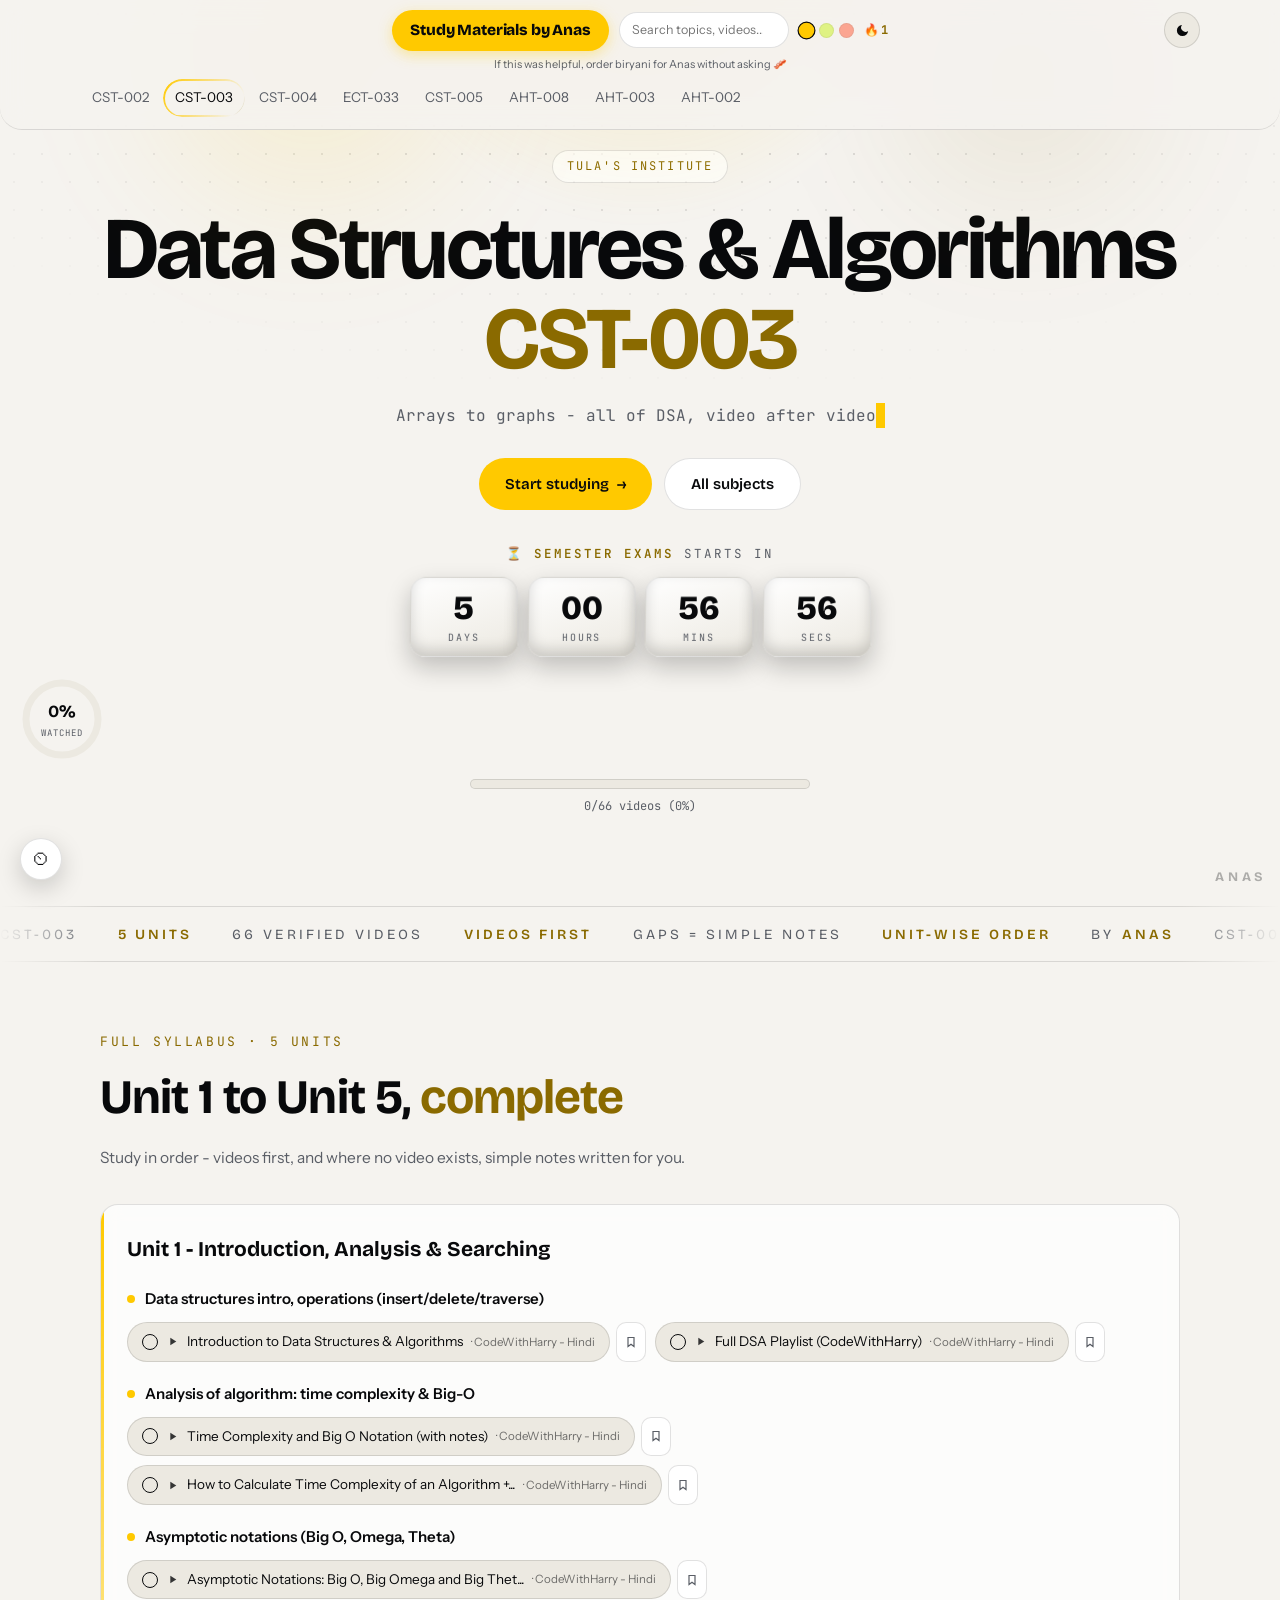
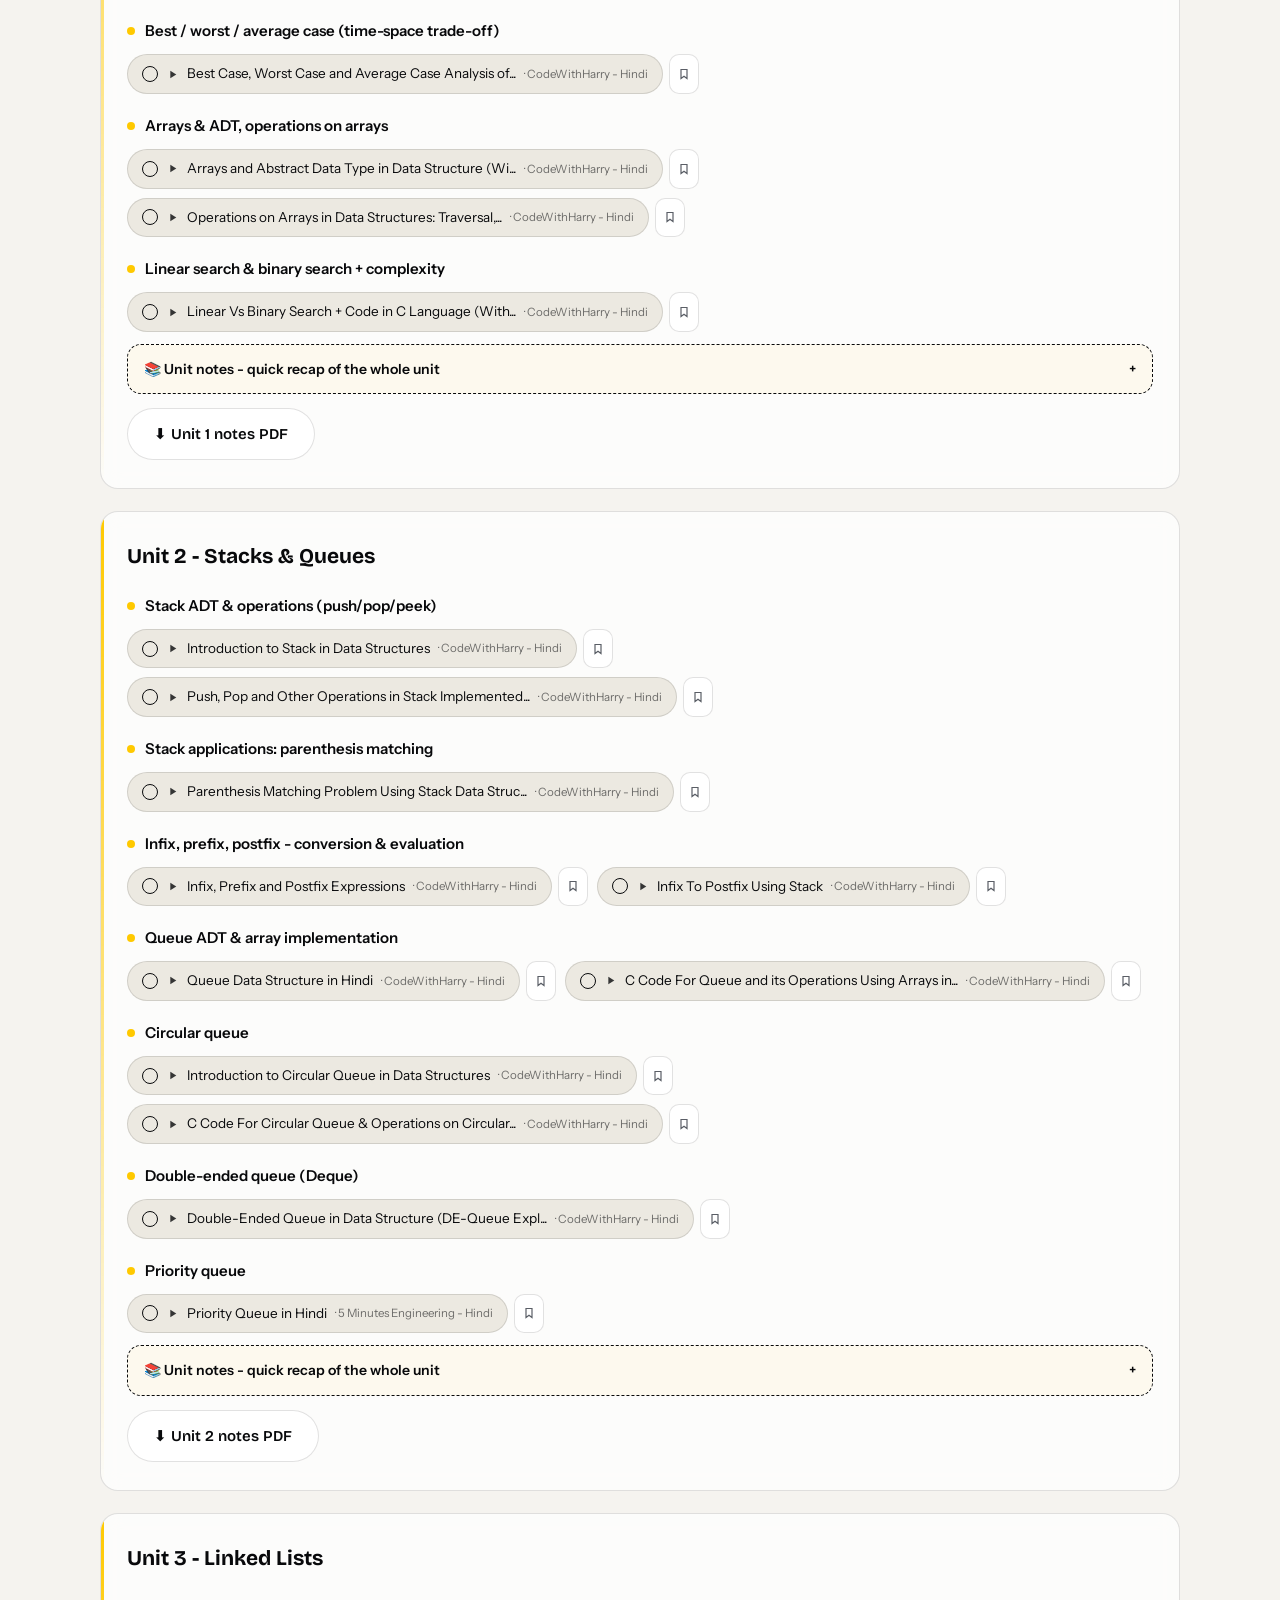
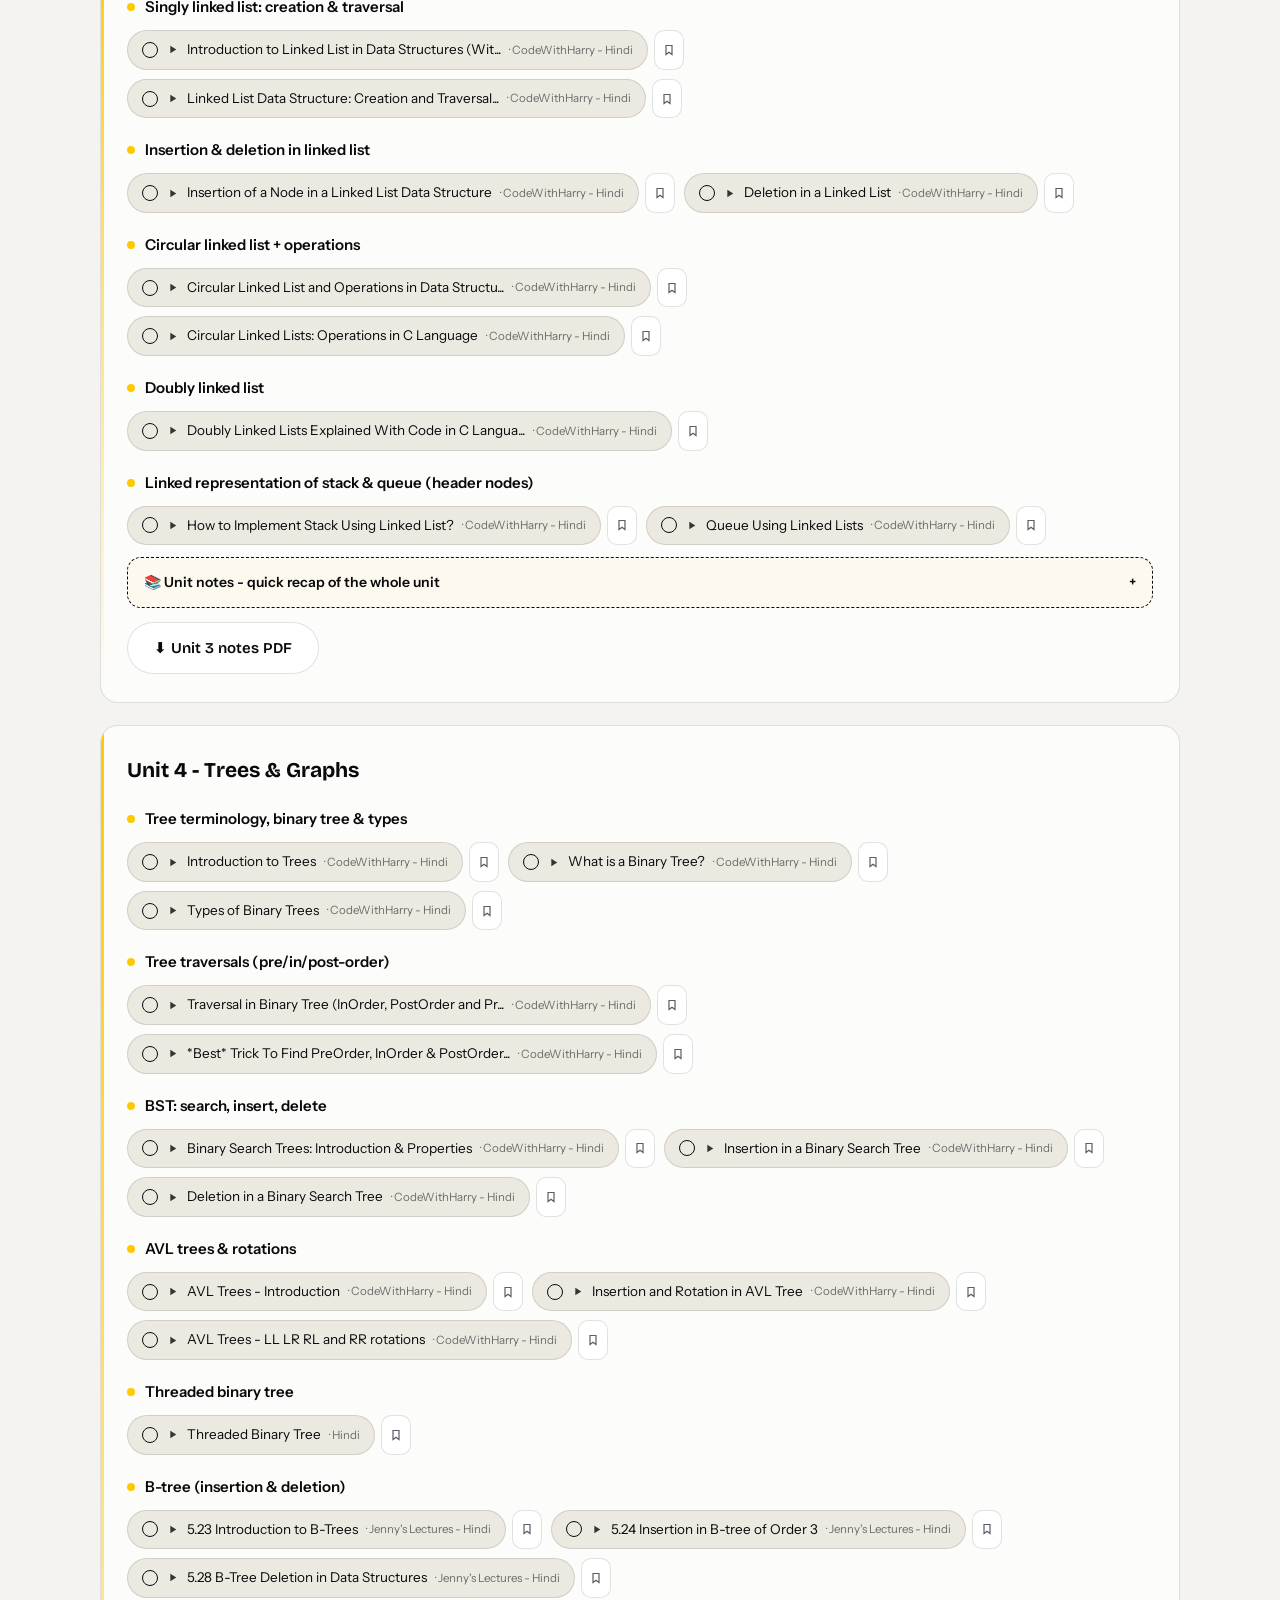
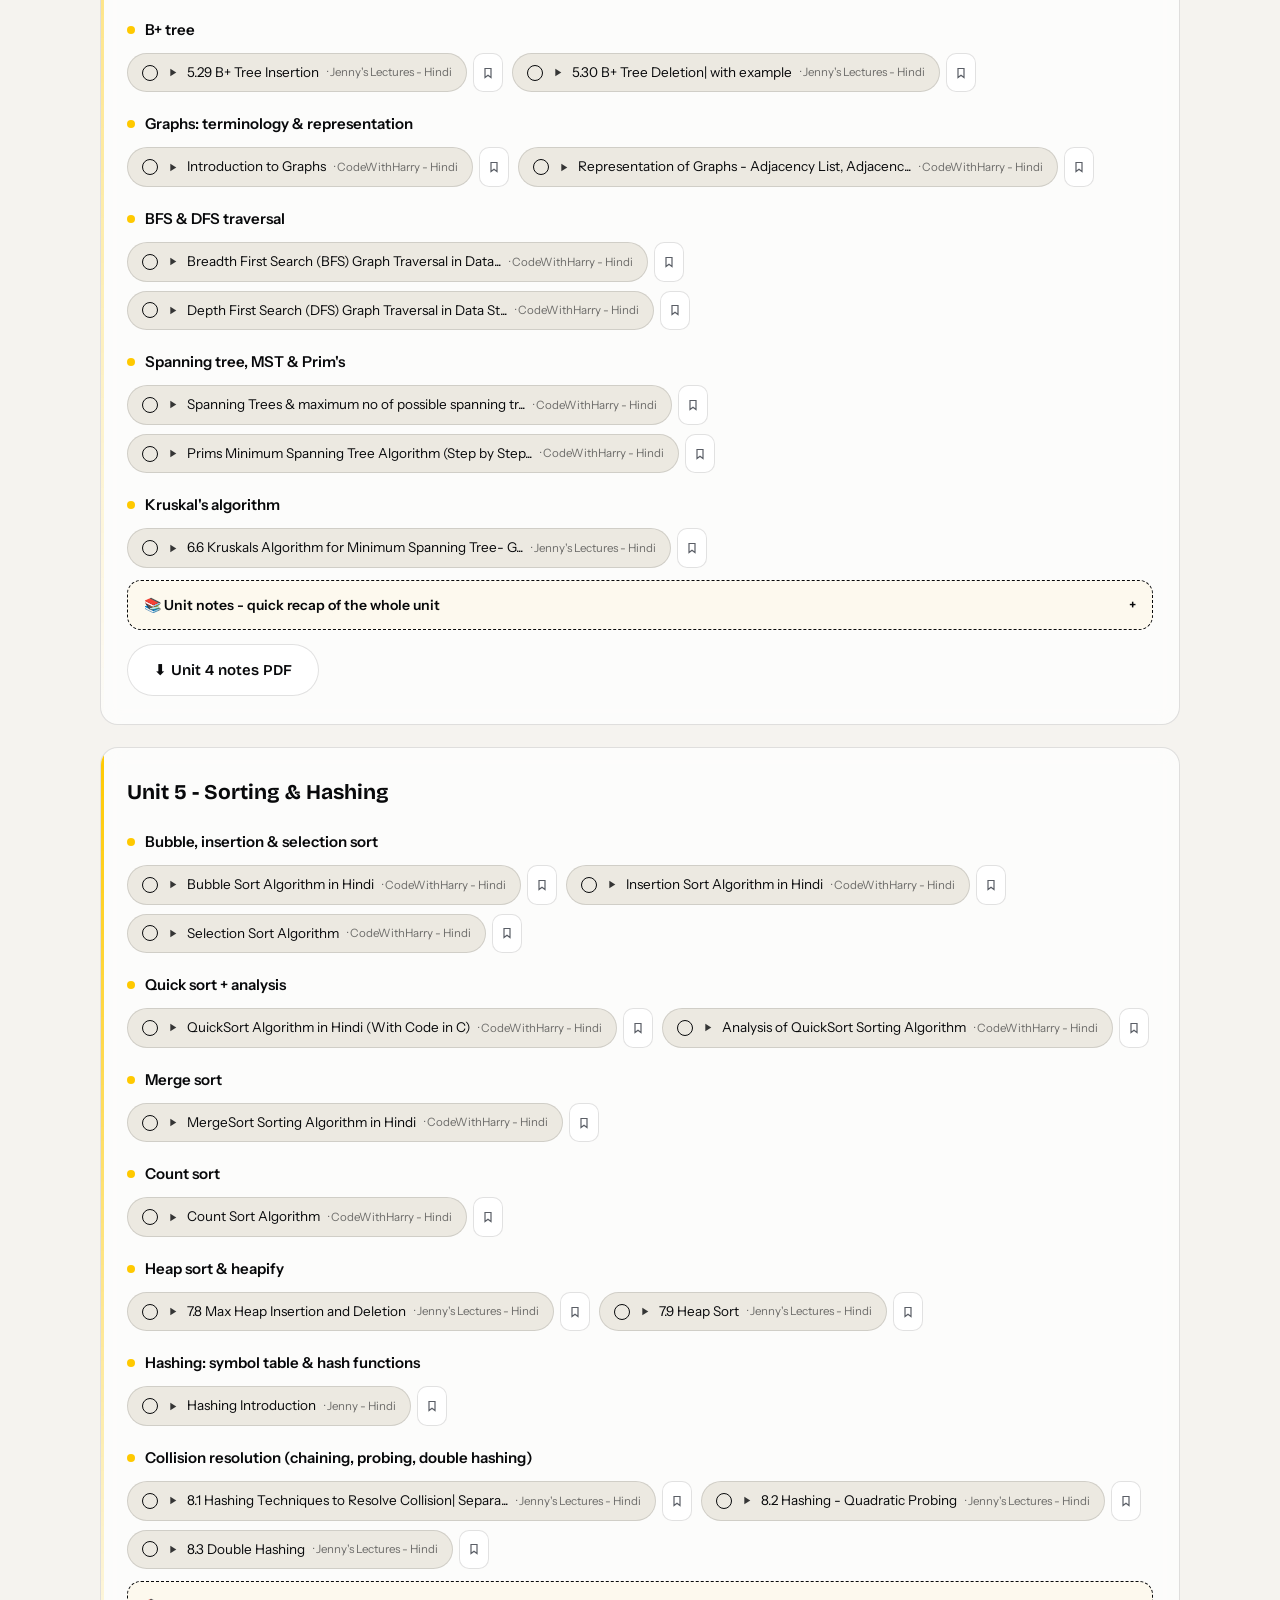
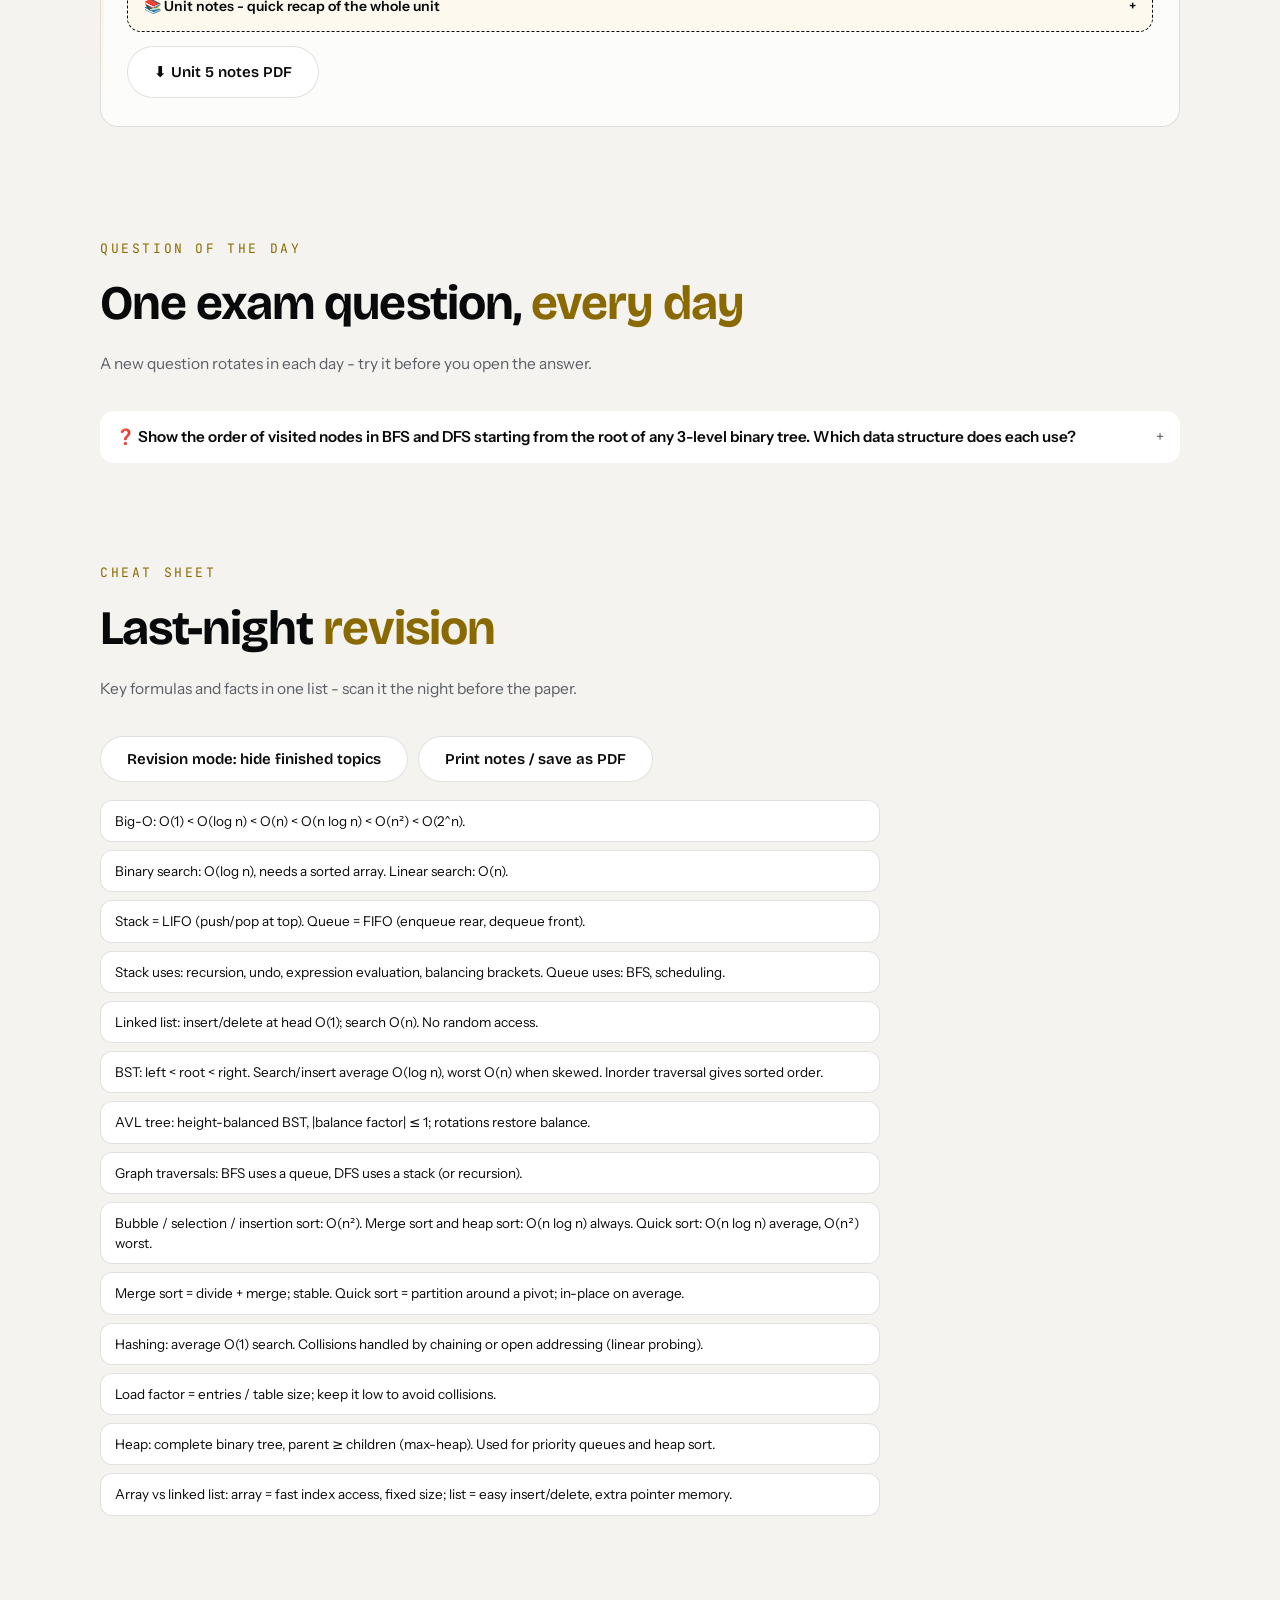
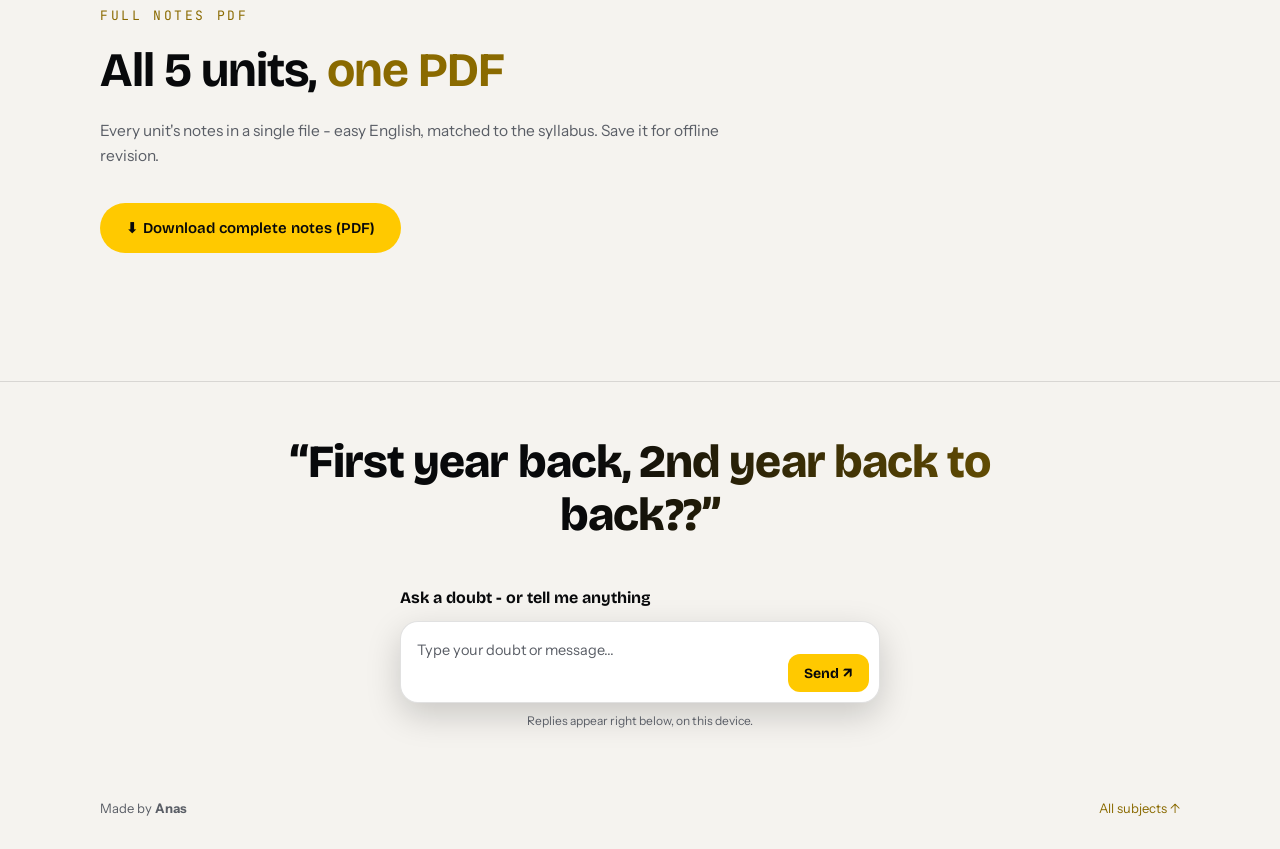
<file: subjects/dsa.html>
<!DOCTYPE html>
<html lang="en" data-theme="dsa" data-palette="p1">
<head>
<meta charset="UTF-8">
<meta name="viewport" content="width=device-width, initial-scale=1.0">
<title>Data Structures &amp; Algorithms (CST-003) - Study Material</title>
<meta name="description" content="Complete Data Structures &amp; Algorithms CST-003 syllabus - best YouTube videos and simple notes, unit-wise.">
<link rel="canonical" href="https://anasamin822-dotcom.github.io/study-materials/subjects/dsa.html">
<link rel="manifest" href="../manifest.webmanifest">
<meta name="theme-color" content="#0B0B0F">
<link rel="apple-touch-icon" href="../assets/icon-192.png">
<link rel="icon" href="data:image/svg+xml,%3Csvg xmlns='http://www.w3.org/2000/svg' viewBox='0 0 100 100'%3E%3Ctext y='.9em' font-size='90' font-family='sans-serif' font-weight='bold' fill='%23FFC900'%3EA%3C/text%3E%3C/svg%3E">
<link rel="preconnect" href="https://fonts.googleapis.com">
<link rel="preconnect" href="https://fonts.gstatic.com" crossorigin>
<link href="https://fonts.googleapis.com/css2?family=Bricolage+Grotesque:opsz,wght@12..96,400;12..96,600;12..96,700;12..96,800&family=Instrument+Sans:ital,wght@0,400;0,500;0,600;0,700;1,400&family=JetBrains+Mono:wght@400;600&display=swap" rel="stylesheet">
<script src="../assets/mode.js?v=1794459906"></script>
<link rel="stylesheet" href="../assets/style.css?v=1794459906">
</head>
<body data-page="dsa" data-slug="dsa" data-name="Data Structures &amp; Algorithms">
<div class="page-loader"><span>Study Materials <b>by Anas</b></span></div>
<div class="dot-bg"></div>
<div class="scroll-progress"></div>
<nav class="nav">
  <div class="nav-row">
    <a class="brand" href="../">Study Materials by Anas</a>
    <div class="nav-tools">
    <div class="nav-search">
      <input type="search" data-search placeholder="Search topics, videos..." aria-label="Search topics and videos" autocomplete="off">
      <div class="search-drop" data-drop hidden></div>
    </div>
    <button class="lang-btn" type="button" data-lang-toggle hidden aria-label="Notes language toggle">EN</button>
    <div class="pal-dots" role="group" aria-label="Colour palette">
      <button type="button" data-pal="p1" style="--dot:#FFC900" aria-label="Amber palette"></button>
      <button type="button" data-pal="p2" style="--dot:#CDF22B" aria-label="Lime palette"></button>
      <button type="button" data-pal="p3" style="--dot:#FF6845" aria-label="Coral palette"></button>
    </div>
    <span class="streak" data-streak hidden title="Day streak">&#128293;<b></b></span>
    <button class="mode-toggle" type="button" aria-label="Light/dark mode toggle" aria-pressed="false"><svg class="moon" width="15" height="15" viewBox="0 0 24 24" fill="currentColor"><path d="M21 12.79A9 9 0 1 1 11.21 3 7 7 0 0 0 21 12.79z"/></svg><svg class="sun" width="16" height="16" viewBox="0 0 24 24" fill="none" stroke="currentColor" stroke-width="2" stroke-linecap="round"><circle cx="12" cy="12" r="4.2" fill="currentColor" stroke="none"/><path d="M12 2v2.5M12 19.5V22M2 12h2.5M19.5 12H22M4.6 4.6l1.8 1.8M17.6 17.6l1.8 1.8M4.6 19.4l1.8-1.8M17.6 6.4l1.8-1.8"/></svg></button>
    </div>
  </div>
  <div class="brand-quote">If this was helpful, order biryani for Anas without asking &#129363;</div>
  <div class="links"><a href="../subjects/discrete.html">CST-002</a><a href="../subjects/dsa.html" class="active">CST-003</a><a href="../subjects/oop.html">CST-004</a><a href="../subjects/de.html">ECT-033</a><a href="../subjects/python.html">CST-005</a><a href="../subjects/uhv.html">AHT-008</a><a href="../subjects/maths.html">AHT-003</a><a href="../subjects/chem.html">AHT-002</a></div>
</nav>
<header class="hero">
  <div class="aurora a1"></div><div class="aurora a2"></div>
  <div class="spotlight"></div>
  <span class="kicker">Tula&#x27;s Institute</span>
  <h1>Data Structures &amp; Algorithms<br><span class="accent">CST-003</span></h1>
  <div class="type" data-typewriter="Arrays to graphs - all of DSA, video after video."></div>
  <div class="cta-row">
    <a class="btn btn-primary" data-magnetic href="#content">Start studying <span class="arrow">&rarr;</span></a>
    <a class="btn btn-ghost" data-magnetic href="../">All subjects</a>
  </div>
  <div class="countdown reveal" data-countdown>
  <div class="cd-label">&#9203; <span data-cd-label>CIE 2</span> starts in</div>
  <div class="cd-grid">
    <div class="cd-card"><b data-cd-d>--</b><small>days</small></div>
    <div class="cd-card"><b data-cd-h>--</b><small>hours</small></div>
    <div class="cd-card"><b data-cd-m>--</b><small>mins</small></div>
    <div class="cd-card"><b data-cd-s>--</b><small>secs</small></div>
  </div>
</div>
  <div class="ring-wrap">
    <svg class="ring" viewBox="0 0 84 84" aria-hidden="true">
      <circle class="ring-bg" cx="42" cy="42" r="36"></circle>
      <circle class="ring-fg" cx="42" cy="42" r="36" data-ring-fg></circle>
    </svg>
    <div class="ring-num"><b data-ring-pct>0%</b><small>watched</small></div>
  </div>
  <div class="cta-row" style="margin-top:18px">
    <div style="min-width:240px;max-width:340px;width:100%;background:var(--surface-2);border-radius:999px;height:10px;overflow:hidden;border:1px solid var(--line)">
      <div class="progress-fill" style="height:100%;width:0;background:var(--accent);transition:width .4s"></div>
    </div>
  </div>
  <div class="progress-label" style="margin-top:8px;font-family:var(--font-mono);font-size:12px;color:var(--muted)"></div>
</header>
<div class="marquee"><div class="track">
  <span>CST-003</span><span><b>5 units</b></span><span>66 verified videos</span><span><b>videos first</b></span><span>gaps = simple notes</span><span><b>unit-wise order</b></span><span>by <b>Anas</b></span>
</div></div>
<main class="wrap" id="content">
<section class="section">
  <div class="section-head reveal">
    <div class="num">FULL SYLLABUS &middot; 5 UNITS</div>
    <h2>Unit 1 to Unit 5, <span style="color:var(--accent-strong)">complete</span></h2>
    <p>Study in order - videos first, and where no video exists, simple notes written for you.</p>
  </div>
  <div class="unit reveal">
  <h3>Unit 1 - Introduction, Analysis &amp; Searching</h3>
  <div class="topic reveal" id="t1"><div class="topic-name"><span class="tick"></span>Data structures intro, operations (insert/delete/traverse)<button class="tshare" type="button" data-anchor="t1" aria-label="Copy link to this topic" title="Copy link"><svg width="11" height="11" viewBox="0 0 24 24" fill="none" stroke="currentColor" stroke-width="2.2"><path d="M10 13a5 5 0 0 0 7.5.5l3-3a5 5 0 0 0-7-7l-1.7 1.7"/><path d="M14 11a5 5 0 0 0-7.5-.5l-3 3a5 5 0 0 0 7 7l1.7-1.7"/></svg></button></div><div class="pills"><span class="pillwrap"><a class="pill" data-vid="5_5oE5lgrhw" href="https://www.youtube.com/watch?v=5_5oE5lgrhw&amp;list=PLu0W_9lII9ahIappRPN0MCAgtOu3lQjQi" target="_blank" rel="noopener"><span class="check"></span><svg width="13" height="13" viewBox="0 0 24 24" fill="currentColor"><path d="M8 5v14l11-7z"/></svg><span>Introduction to Data Structures &amp; Algorithms</span><span style="opacity:.55;font-size:11.5px">&middot; CodeWithHarry - Hindi</span></a><button class="bmk" type="button" data-bmk="Introduction to Data Structures &amp; Algorithms|https://www.youtube.com/watch?v=5_5oE5lgrhw&amp;list=PLu0W_9lII9ahIappRPN0MCAgtOu3lQjQi|CodeWithHarry - Hindi|5_5oE5lgrhw|dsa" aria-label="Bookmark this video" title="Bookmark"><svg width="12" height="12" viewBox="0 0 24 24" fill="none" stroke="currentColor" stroke-width="2.4"><path d="M6 3h12v18l-6-4.5L6 21z"/></svg></button></span><span class="pillwrap"><a class="pill" data-vid="PLu0W_9lII9ahIappRPN0MCAgtOu3lQjQi" href="https://www.youtube.com/playlist?list=PLu0W_9lII9ahIappRPN0MCAgtOu3lQjQi" target="_blank" rel="noopener"><span class="check"></span><svg width="13" height="13" viewBox="0 0 24 24" fill="currentColor"><path d="M8 5v14l11-7z"/></svg><span>Full DSA Playlist (CodeWithHarry)</span><span style="opacity:.55;font-size:11.5px">&middot; CodeWithHarry - Hindi</span></a><button class="bmk" type="button" data-bmk="Full DSA Playlist (CodeWithHarry)|https://www.youtube.com/playlist?list=PLu0W_9lII9ahIappRPN0MCAgtOu3lQjQi|CodeWithHarry - Hindi|PLu0W_9lII9ahIappRPN0MCAgtOu3lQjQi|dsa" aria-label="Bookmark this video" title="Bookmark"><svg width="12" height="12" viewBox="0 0 24 24" fill="none" stroke="currentColor" stroke-width="2.4"><path d="M6 3h12v18l-6-4.5L6 21z"/></svg></button></span></div></div><div class="topic reveal" id="t2"><div class="topic-name"><span class="tick"></span>Analysis of algorithm: time complexity &amp; Big-O<button class="tshare" type="button" data-anchor="t2" aria-label="Copy link to this topic" title="Copy link"><svg width="11" height="11" viewBox="0 0 24 24" fill="none" stroke="currentColor" stroke-width="2.2"><path d="M10 13a5 5 0 0 0 7.5.5l3-3a5 5 0 0 0-7-7l-1.7 1.7"/><path d="M14 11a5 5 0 0 0-7.5-.5l-3 3a5 5 0 0 0 7 7l1.7-1.7"/></svg></button></div><div class="pills"><span class="pillwrap"><a class="pill" data-vid="vgSKOMsjLbc" href="https://www.youtube.com/watch?v=vgSKOMsjLbc&amp;list=PLu0W_9lII9ahIappRPN0MCAgtOu3lQjQi" target="_blank" rel="noopener"><span class="check"></span><svg width="13" height="13" viewBox="0 0 24 24" fill="currentColor"><path d="M8 5v14l11-7z"/></svg><span>Time Complexity and Big O Notation (with notes)</span><span style="opacity:.55;font-size:11.5px">&middot; CodeWithHarry - Hindi</span></a><button class="bmk" type="button" data-bmk="Time Complexity and Big O Notation (with notes)|https://www.youtube.com/watch?v=vgSKOMsjLbc&amp;list=PLu0W_9lII9ahIappRPN0MCAgtOu3lQjQi|CodeWithHarry - Hindi|vgSKOMsjLbc|dsa" aria-label="Bookmark this video" title="Bookmark"><svg width="12" height="12" viewBox="0 0 24 24" fill="none" stroke="currentColor" stroke-width="2.4"><path d="M6 3h12v18l-6-4.5L6 21z"/></svg></button></span><span class="pillwrap"><a class="pill" data-vid="STL8ESuETmM" href="https://www.youtube.com/watch?v=STL8ESuETmM&amp;list=PLu0W_9lII9ahIappRPN0MCAgtOu3lQjQi" target="_blank" rel="noopener"><span class="check"></span><svg width="13" height="13" viewBox="0 0 24 24" fill="currentColor"><path d="M8 5v14l11-7z"/></svg><span>How to Calculate Time Complexity of an Algorithm +...</span><span style="opacity:.55;font-size:11.5px">&middot; CodeWithHarry - Hindi</span></a><button class="bmk" type="button" data-bmk="How to Calculate Time Complexity of an Algorithm +...|https://www.youtube.com/watch?v=STL8ESuETmM&amp;list=PLu0W_9lII9ahIappRPN0MCAgtOu3lQjQi|CodeWithHarry - Hindi|STL8ESuETmM|dsa" aria-label="Bookmark this video" title="Bookmark"><svg width="12" height="12" viewBox="0 0 24 24" fill="none" stroke="currentColor" stroke-width="2.4"><path d="M6 3h12v18l-6-4.5L6 21z"/></svg></button></span></div></div><div class="topic reveal" id="t3"><div class="topic-name"><span class="tick"></span>Asymptotic notations (Big O, Omega, Theta)<button class="tshare" type="button" data-anchor="t3" aria-label="Copy link to this topic" title="Copy link"><svg width="11" height="11" viewBox="0 0 24 24" fill="none" stroke="currentColor" stroke-width="2.2"><path d="M10 13a5 5 0 0 0 7.5.5l3-3a5 5 0 0 0-7-7l-1.7 1.7"/><path d="M14 11a5 5 0 0 0-7.5-.5l-3 3a5 5 0 0 0 7 7l1.7-1.7"/></svg></button></div><div class="pills"><span class="pillwrap"><a class="pill" data-vid="1OTX-WXQHCQ" href="https://www.youtube.com/watch?v=1OTX-WXQHCQ&amp;list=PLu0W_9lII9ahIappRPN0MCAgtOu3lQjQi" target="_blank" rel="noopener"><span class="check"></span><svg width="13" height="13" viewBox="0 0 24 24" fill="currentColor"><path d="M8 5v14l11-7z"/></svg><span>Asymptotic Notations: Big O, Big Omega and Big Thet...</span><span style="opacity:.55;font-size:11.5px">&middot; CodeWithHarry - Hindi</span></a><button class="bmk" type="button" data-bmk="Asymptotic Notations: Big O, Big Omega and Big Thet...|https://www.youtube.com/watch?v=1OTX-WXQHCQ&amp;list=PLu0W_9lII9ahIappRPN0MCAgtOu3lQjQi|CodeWithHarry - Hindi|1OTX-WXQHCQ|dsa" aria-label="Bookmark this video" title="Bookmark"><svg width="12" height="12" viewBox="0 0 24 24" fill="none" stroke="currentColor" stroke-width="2.4"><path d="M6 3h12v18l-6-4.5L6 21z"/></svg></button></span></div></div><div class="topic reveal" id="t4"><div class="topic-name"><span class="tick"></span>Best / worst / average case (time-space trade-off)<button class="tshare" type="button" data-anchor="t4" aria-label="Copy link to this topic" title="Copy link"><svg width="11" height="11" viewBox="0 0 24 24" fill="none" stroke="currentColor" stroke-width="2.2"><path d="M10 13a5 5 0 0 0 7.5.5l3-3a5 5 0 0 0-7-7l-1.7 1.7"/><path d="M14 11a5 5 0 0 0-7.5-.5l-3 3a5 5 0 0 0 7 7l1.7-1.7"/></svg></button></div><div class="pills"><span class="pillwrap"><a class="pill" data-vid="5g7K86jYto8" href="https://www.youtube.com/watch?v=5g7K86jYto8&amp;list=PLu0W_9lII9ahIappRPN0MCAgtOu3lQjQi" target="_blank" rel="noopener"><span class="check"></span><svg width="13" height="13" viewBox="0 0 24 24" fill="currentColor"><path d="M8 5v14l11-7z"/></svg><span>Best Case, Worst Case and Average Case Analysis of...</span><span style="opacity:.55;font-size:11.5px">&middot; CodeWithHarry - Hindi</span></a><button class="bmk" type="button" data-bmk="Best Case, Worst Case and Average Case Analysis of...|https://www.youtube.com/watch?v=5g7K86jYto8&amp;list=PLu0W_9lII9ahIappRPN0MCAgtOu3lQjQi|CodeWithHarry - Hindi|5g7K86jYto8|dsa" aria-label="Bookmark this video" title="Bookmark"><svg width="12" height="12" viewBox="0 0 24 24" fill="none" stroke="currentColor" stroke-width="2.4"><path d="M6 3h12v18l-6-4.5L6 21z"/></svg></button></span></div></div><div class="topic reveal" id="t5"><div class="topic-name"><span class="tick"></span>Arrays &amp; ADT, operations on arrays<button class="tshare" type="button" data-anchor="t5" aria-label="Copy link to this topic" title="Copy link"><svg width="11" height="11" viewBox="0 0 24 24" fill="none" stroke="currentColor" stroke-width="2.2"><path d="M10 13a5 5 0 0 0 7.5.5l3-3a5 5 0 0 0-7-7l-1.7 1.7"/><path d="M14 11a5 5 0 0 0-7.5-.5l-3 3a5 5 0 0 0 7 7l1.7-1.7"/></svg></button></div><div class="pills"><span class="pillwrap"><a class="pill" data-vid="bR0NYdmMg94" href="https://www.youtube.com/watch?v=bR0NYdmMg94&amp;list=PLu0W_9lII9ahIappRPN0MCAgtOu3lQjQi" target="_blank" rel="noopener"><span class="check"></span><svg width="13" height="13" viewBox="0 0 24 24" fill="currentColor"><path d="M8 5v14l11-7z"/></svg><span>Arrays and Abstract Data Type in Data Structure (Wi...</span><span style="opacity:.55;font-size:11.5px">&middot; CodeWithHarry - Hindi</span></a><button class="bmk" type="button" data-bmk="Arrays and Abstract Data Type in Data Structure (Wi...|https://www.youtube.com/watch?v=bR0NYdmMg94&amp;list=PLu0W_9lII9ahIappRPN0MCAgtOu3lQjQi|CodeWithHarry - Hindi|bR0NYdmMg94|dsa" aria-label="Bookmark this video" title="Bookmark"><svg width="12" height="12" viewBox="0 0 24 24" fill="none" stroke="currentColor" stroke-width="2.4"><path d="M6 3h12v18l-6-4.5L6 21z"/></svg></button></span><span class="pillwrap"><a class="pill" data-vid="p5TDnxAYAZY" href="https://www.youtube.com/watch?v=p5TDnxAYAZY&amp;list=PLu0W_9lII9ahIappRPN0MCAgtOu3lQjQi" target="_blank" rel="noopener"><span class="check"></span><svg width="13" height="13" viewBox="0 0 24 24" fill="currentColor"><path d="M8 5v14l11-7z"/></svg><span>Operations on Arrays in Data Structures: Traversal,...</span><span style="opacity:.55;font-size:11.5px">&middot; CodeWithHarry - Hindi</span></a><button class="bmk" type="button" data-bmk="Operations on Arrays in Data Structures: Traversal,...|https://www.youtube.com/watch?v=p5TDnxAYAZY&amp;list=PLu0W_9lII9ahIappRPN0MCAgtOu3lQjQi|CodeWithHarry - Hindi|p5TDnxAYAZY|dsa" aria-label="Bookmark this video" title="Bookmark"><svg width="12" height="12" viewBox="0 0 24 24" fill="none" stroke="currentColor" stroke-width="2.4"><path d="M6 3h12v18l-6-4.5L6 21z"/></svg></button></span></div></div><div class="topic reveal" id="t6"><div class="topic-name"><span class="tick"></span>Linear search &amp; binary search + complexity<button class="tshare" type="button" data-anchor="t6" aria-label="Copy link to this topic" title="Copy link"><svg width="11" height="11" viewBox="0 0 24 24" fill="none" stroke="currentColor" stroke-width="2.2"><path d="M10 13a5 5 0 0 0 7.5.5l3-3a5 5 0 0 0-7-7l-1.7 1.7"/><path d="M14 11a5 5 0 0 0-7.5-.5l-3 3a5 5 0 0 0 7 7l1.7-1.7"/></svg></button></div><div class="pills"><span class="pillwrap"><a class="pill" data-vid="ZHCP9vFOJiU" href="https://www.youtube.com/watch?v=ZHCP9vFOJiU&amp;list=PLu0W_9lII9ahIappRPN0MCAgtOu3lQjQi" target="_blank" rel="noopener"><span class="check"></span><svg width="13" height="13" viewBox="0 0 24 24" fill="currentColor"><path d="M8 5v14l11-7z"/></svg><span>Linear Vs Binary Search + Code in C Language (With...</span><span style="opacity:.55;font-size:11.5px">&middot; CodeWithHarry - Hindi</span></a><button class="bmk" type="button" data-bmk="Linear Vs Binary Search + Code in C Language (With...|https://www.youtube.com/watch?v=ZHCP9vFOJiU&amp;list=PLu0W_9lII9ahIappRPN0MCAgtOu3lQjQi|CodeWithHarry - Hindi|ZHCP9vFOJiU|dsa" aria-label="Bookmark this video" title="Bookmark"><svg width="12" height="12" viewBox="0 0 24 24" fill="none" stroke="currentColor" stroke-width="2.4"><path d="M6 3h12v18l-6-4.5L6 21z"/></svg></button></span></div></div>
  <details class="note unit-note"><summary>&#128218; Unit notes - quick recap of the whole unit<span class="plus">+</span></summary>
<div class="note-body"><p><b>What this unit covers:</b> what data structures are, how to measure an algorithm (complexity), and the two basic searches.</p>
<p><b>Key ideas:</b> A <b>data structure</b> organises data so operations stay fast; an <b>ADT</b> (abstract data type) defines <i>what</i> operations exist, not <i>how</i> they are coded. <b>Time complexity</b> counts how work grows with input size n: O(1) constant, O(log n), O(n), O(n log n), O(n&sup2;) - memorise this order. <b>Big-O</b> = upper bound (worst case), <b>Omega</b> = lower bound, <b>Theta</b> = tight bound. <b>Linear search</b> checks each element: O(n). <b>Binary search</b> needs a sorted array, halves the range each step: O(log n) - learn the mid = (low + high)/2 loop and its dry runs.</p>
<p><b>Exam pointers:</b> expect "find the complexity of this loop" questions (nested loops on n give O(n&sup2;), halving loops give O(log n)) and a binary-search dry run on a given sorted array. Writing linear vs binary search with their conditions is a classic 5-marker.</p></div></details>
  <a class="btn btn-ghost unit-pdf" href="../notes/dsa-unit-1-notes.pdf" download>&#11015; Unit 1 notes PDF</a>
</div><div class="unit reveal">
  <h3>Unit 2 - Stacks &amp; Queues</h3>
  <div class="topic reveal" id="t7"><div class="topic-name"><span class="tick"></span>Stack ADT &amp; operations (push/pop/peek)<button class="tshare" type="button" data-anchor="t7" aria-label="Copy link to this topic" title="Copy link"><svg width="11" height="11" viewBox="0 0 24 24" fill="none" stroke="currentColor" stroke-width="2.2"><path d="M10 13a5 5 0 0 0 7.5.5l3-3a5 5 0 0 0-7-7l-1.7 1.7"/><path d="M14 11a5 5 0 0 0-7.5-.5l-3 3a5 5 0 0 0 7 7l1.7-1.7"/></svg></button></div><div class="pills"><span class="pillwrap"><a class="pill" data-vid="-n2rVJE4vto" href="https://www.youtube.com/watch?v=-n2rVJE4vto&amp;list=PLu0W_9lII9ahIappRPN0MCAgtOu3lQjQi" target="_blank" rel="noopener"><span class="check"></span><svg width="13" height="13" viewBox="0 0 24 24" fill="currentColor"><path d="M8 5v14l11-7z"/></svg><span>Introduction to Stack in Data Structures</span><span style="opacity:.55;font-size:11.5px">&middot; CodeWithHarry - Hindi</span></a><button class="bmk" type="button" data-bmk="Introduction to Stack in Data Structures|https://www.youtube.com/watch?v=-n2rVJE4vto&amp;list=PLu0W_9lII9ahIappRPN0MCAgtOu3lQjQi|CodeWithHarry - Hindi|-n2rVJE4vto|dsa" aria-label="Bookmark this video" title="Bookmark"><svg width="12" height="12" viewBox="0 0 24 24" fill="none" stroke="currentColor" stroke-width="2.4"><path d="M6 3h12v18l-6-4.5L6 21z"/></svg></button></span><span class="pillwrap"><a class="pill" data-vid="sN1oUrR7foM" href="https://www.youtube.com/watch?v=sN1oUrR7foM&amp;list=PLu0W_9lII9ahIappRPN0MCAgtOu3lQjQi" target="_blank" rel="noopener"><span class="check"></span><svg width="13" height="13" viewBox="0 0 24 24" fill="currentColor"><path d="M8 5v14l11-7z"/></svg><span>Push, Pop and Other Operations in Stack Implemented...</span><span style="opacity:.55;font-size:11.5px">&middot; CodeWithHarry - Hindi</span></a><button class="bmk" type="button" data-bmk="Push, Pop and Other Operations in Stack Implemented...|https://www.youtube.com/watch?v=sN1oUrR7foM&amp;list=PLu0W_9lII9ahIappRPN0MCAgtOu3lQjQi|CodeWithHarry - Hindi|sN1oUrR7foM|dsa" aria-label="Bookmark this video" title="Bookmark"><svg width="12" height="12" viewBox="0 0 24 24" fill="none" stroke="currentColor" stroke-width="2.4"><path d="M6 3h12v18l-6-4.5L6 21z"/></svg></button></span></div></div><div class="topic reveal" id="t8"><div class="topic-name"><span class="tick"></span>Stack applications: parenthesis matching<button class="tshare" type="button" data-anchor="t8" aria-label="Copy link to this topic" title="Copy link"><svg width="11" height="11" viewBox="0 0 24 24" fill="none" stroke="currentColor" stroke-width="2.2"><path d="M10 13a5 5 0 0 0 7.5.5l3-3a5 5 0 0 0-7-7l-1.7 1.7"/><path d="M14 11a5 5 0 0 0-7.5-.5l-3 3a5 5 0 0 0 7 7l1.7-1.7"/></svg></button></div><div class="pills"><span class="pillwrap"><a class="pill" data-vid="D3M3PEcgdV4" href="https://www.youtube.com/watch?v=D3M3PEcgdV4&amp;list=PLu0W_9lII9ahIappRPN0MCAgtOu3lQjQi" target="_blank" rel="noopener"><span class="check"></span><svg width="13" height="13" viewBox="0 0 24 24" fill="currentColor"><path d="M8 5v14l11-7z"/></svg><span>Parenthesis Matching Problem Using Stack Data Struc...</span><span style="opacity:.55;font-size:11.5px">&middot; CodeWithHarry - Hindi</span></a><button class="bmk" type="button" data-bmk="Parenthesis Matching Problem Using Stack Data Struc...|https://www.youtube.com/watch?v=D3M3PEcgdV4&amp;list=PLu0W_9lII9ahIappRPN0MCAgtOu3lQjQi|CodeWithHarry - Hindi|D3M3PEcgdV4|dsa" aria-label="Bookmark this video" title="Bookmark"><svg width="12" height="12" viewBox="0 0 24 24" fill="none" stroke="currentColor" stroke-width="2.4"><path d="M6 3h12v18l-6-4.5L6 21z"/></svg></button></span></div></div><div class="topic reveal" id="t9"><div class="topic-name"><span class="tick"></span>Infix, prefix, postfix - conversion &amp; evaluation<button class="tshare" type="button" data-anchor="t9" aria-label="Copy link to this topic" title="Copy link"><svg width="11" height="11" viewBox="0 0 24 24" fill="none" stroke="currentColor" stroke-width="2.2"><path d="M10 13a5 5 0 0 0 7.5.5l3-3a5 5 0 0 0-7-7l-1.7 1.7"/><path d="M14 11a5 5 0 0 0-7.5-.5l-3 3a5 5 0 0 0 7 7l1.7-1.7"/></svg></button></div><div class="pills"><span class="pillwrap"><a class="pill" data-vid="422Q_yx2yA8" href="https://www.youtube.com/watch?v=422Q_yx2yA8&amp;list=PLu0W_9lII9ahIappRPN0MCAgtOu3lQjQi" target="_blank" rel="noopener"><span class="check"></span><svg width="13" height="13" viewBox="0 0 24 24" fill="currentColor"><path d="M8 5v14l11-7z"/></svg><span>Infix, Prefix and Postfix Expressions</span><span style="opacity:.55;font-size:11.5px">&middot; CodeWithHarry - Hindi</span></a><button class="bmk" type="button" data-bmk="Infix, Prefix and Postfix Expressions|https://www.youtube.com/watch?v=422Q_yx2yA8&amp;list=PLu0W_9lII9ahIappRPN0MCAgtOu3lQjQi|CodeWithHarry - Hindi|422Q_yx2yA8|dsa" aria-label="Bookmark this video" title="Bookmark"><svg width="12" height="12" viewBox="0 0 24 24" fill="none" stroke="currentColor" stroke-width="2.4"><path d="M6 3h12v18l-6-4.5L6 21z"/></svg></button></span><span class="pillwrap"><a class="pill" data-vid="_abDDg0Jw94" href="https://www.youtube.com/watch?v=_abDDg0Jw94&amp;list=PLu0W_9lII9ahIappRPN0MCAgtOu3lQjQi" target="_blank" rel="noopener"><span class="check"></span><svg width="13" height="13" viewBox="0 0 24 24" fill="currentColor"><path d="M8 5v14l11-7z"/></svg><span>Infix To Postfix Using Stack</span><span style="opacity:.55;font-size:11.5px">&middot; CodeWithHarry - Hindi</span></a><button class="bmk" type="button" data-bmk="Infix To Postfix Using Stack|https://www.youtube.com/watch?v=_abDDg0Jw94&amp;list=PLu0W_9lII9ahIappRPN0MCAgtOu3lQjQi|CodeWithHarry - Hindi|_abDDg0Jw94|dsa" aria-label="Bookmark this video" title="Bookmark"><svg width="12" height="12" viewBox="0 0 24 24" fill="none" stroke="currentColor" stroke-width="2.4"><path d="M6 3h12v18l-6-4.5L6 21z"/></svg></button></span></div></div><div class="topic reveal" id="t10"><div class="topic-name"><span class="tick"></span>Queue ADT &amp; array implementation<button class="tshare" type="button" data-anchor="t10" aria-label="Copy link to this topic" title="Copy link"><svg width="11" height="11" viewBox="0 0 24 24" fill="none" stroke="currentColor" stroke-width="2.2"><path d="M10 13a5 5 0 0 0 7.5.5l3-3a5 5 0 0 0-7-7l-1.7 1.7"/><path d="M14 11a5 5 0 0 0-7.5-.5l-3 3a5 5 0 0 0 7 7l1.7-1.7"/></svg></button></div><div class="pills"><span class="pillwrap"><a class="pill" data-vid="UbAEP7P0vfk" href="https://www.youtube.com/watch?v=UbAEP7P0vfk&amp;list=PLu0W_9lII9ahIappRPN0MCAgtOu3lQjQi" target="_blank" rel="noopener"><span class="check"></span><svg width="13" height="13" viewBox="0 0 24 24" fill="currentColor"><path d="M8 5v14l11-7z"/></svg><span>Queue Data Structure in Hindi</span><span style="opacity:.55;font-size:11.5px">&middot; CodeWithHarry - Hindi</span></a><button class="bmk" type="button" data-bmk="Queue Data Structure in Hindi|https://www.youtube.com/watch?v=UbAEP7P0vfk&amp;list=PLu0W_9lII9ahIappRPN0MCAgtOu3lQjQi|CodeWithHarry - Hindi|UbAEP7P0vfk|dsa" aria-label="Bookmark this video" title="Bookmark"><svg width="12" height="12" viewBox="0 0 24 24" fill="none" stroke="currentColor" stroke-width="2.4"><path d="M6 3h12v18l-6-4.5L6 21z"/></svg></button></span><span class="pillwrap"><a class="pill" data-vid="FuQdtKry3ss" href="https://www.youtube.com/watch?v=FuQdtKry3ss&amp;list=PLu0W_9lII9ahIappRPN0MCAgtOu3lQjQi" target="_blank" rel="noopener"><span class="check"></span><svg width="13" height="13" viewBox="0 0 24 24" fill="currentColor"><path d="M8 5v14l11-7z"/></svg><span>C Code For Queue and its Operations Using Arrays in...</span><span style="opacity:.55;font-size:11.5px">&middot; CodeWithHarry - Hindi</span></a><button class="bmk" type="button" data-bmk="C Code For Queue and its Operations Using Arrays in...|https://www.youtube.com/watch?v=FuQdtKry3ss&amp;list=PLu0W_9lII9ahIappRPN0MCAgtOu3lQjQi|CodeWithHarry - Hindi|FuQdtKry3ss|dsa" aria-label="Bookmark this video" title="Bookmark"><svg width="12" height="12" viewBox="0 0 24 24" fill="none" stroke="currentColor" stroke-width="2.4"><path d="M6 3h12v18l-6-4.5L6 21z"/></svg></button></span></div></div><div class="topic reveal" id="t11"><div class="topic-name"><span class="tick"></span>Circular queue<button class="tshare" type="button" data-anchor="t11" aria-label="Copy link to this topic" title="Copy link"><svg width="11" height="11" viewBox="0 0 24 24" fill="none" stroke="currentColor" stroke-width="2.2"><path d="M10 13a5 5 0 0 0 7.5.5l3-3a5 5 0 0 0-7-7l-1.7 1.7"/><path d="M14 11a5 5 0 0 0-7.5-.5l-3 3a5 5 0 0 0 7 7l1.7-1.7"/></svg></button></div><div class="pills"><span class="pillwrap"><a class="pill" data-vid="KqTJ5MAUj80" href="https://www.youtube.com/watch?v=KqTJ5MAUj80&amp;list=PLu0W_9lII9ahIappRPN0MCAgtOu3lQjQi" target="_blank" rel="noopener"><span class="check"></span><svg width="13" height="13" viewBox="0 0 24 24" fill="currentColor"><path d="M8 5v14l11-7z"/></svg><span>Introduction to Circular Queue in Data Structures</span><span style="opacity:.55;font-size:11.5px">&middot; CodeWithHarry - Hindi</span></a><button class="bmk" type="button" data-bmk="Introduction to Circular Queue in Data Structures|https://www.youtube.com/watch?v=KqTJ5MAUj80&amp;list=PLu0W_9lII9ahIappRPN0MCAgtOu3lQjQi|CodeWithHarry - Hindi|KqTJ5MAUj80|dsa" aria-label="Bookmark this video" title="Bookmark"><svg width="12" height="12" viewBox="0 0 24 24" fill="none" stroke="currentColor" stroke-width="2.4"><path d="M6 3h12v18l-6-4.5L6 21z"/></svg></button></span><span class="pillwrap"><a class="pill" data-vid="lQBRjdPFF4w" href="https://www.youtube.com/watch?v=lQBRjdPFF4w&amp;list=PLu0W_9lII9ahIappRPN0MCAgtOu3lQjQi" target="_blank" rel="noopener"><span class="check"></span><svg width="13" height="13" viewBox="0 0 24 24" fill="currentColor"><path d="M8 5v14l11-7z"/></svg><span>C Code For Circular Queue &amp; Operations on Circular...</span><span style="opacity:.55;font-size:11.5px">&middot; CodeWithHarry - Hindi</span></a><button class="bmk" type="button" data-bmk="C Code For Circular Queue &amp; Operations on Circular...|https://www.youtube.com/watch?v=lQBRjdPFF4w&amp;list=PLu0W_9lII9ahIappRPN0MCAgtOu3lQjQi|CodeWithHarry - Hindi|lQBRjdPFF4w|dsa" aria-label="Bookmark this video" title="Bookmark"><svg width="12" height="12" viewBox="0 0 24 24" fill="none" stroke="currentColor" stroke-width="2.4"><path d="M6 3h12v18l-6-4.5L6 21z"/></svg></button></span></div></div><div class="topic reveal" id="t12"><div class="topic-name"><span class="tick"></span>Double-ended queue (Deque)<button class="tshare" type="button" data-anchor="t12" aria-label="Copy link to this topic" title="Copy link"><svg width="11" height="11" viewBox="0 0 24 24" fill="none" stroke="currentColor" stroke-width="2.2"><path d="M10 13a5 5 0 0 0 7.5.5l3-3a5 5 0 0 0-7-7l-1.7 1.7"/><path d="M14 11a5 5 0 0 0-7.5-.5l-3 3a5 5 0 0 0 7 7l1.7-1.7"/></svg></button></div><div class="pills"><span class="pillwrap"><a class="pill" data-vid="OnlgK0gjtB8" href="https://www.youtube.com/watch?v=OnlgK0gjtB8&amp;list=PLu0W_9lII9ahIappRPN0MCAgtOu3lQjQi" target="_blank" rel="noopener"><span class="check"></span><svg width="13" height="13" viewBox="0 0 24 24" fill="currentColor"><path d="M8 5v14l11-7z"/></svg><span>Double-Ended Queue in Data Structure (DE-Queue Expl...</span><span style="opacity:.55;font-size:11.5px">&middot; CodeWithHarry - Hindi</span></a><button class="bmk" type="button" data-bmk="Double-Ended Queue in Data Structure (DE-Queue Expl...|https://www.youtube.com/watch?v=OnlgK0gjtB8&amp;list=PLu0W_9lII9ahIappRPN0MCAgtOu3lQjQi|CodeWithHarry - Hindi|OnlgK0gjtB8|dsa" aria-label="Bookmark this video" title="Bookmark"><svg width="12" height="12" viewBox="0 0 24 24" fill="none" stroke="currentColor" stroke-width="2.4"><path d="M6 3h12v18l-6-4.5L6 21z"/></svg></button></span></div></div><div class="topic reveal" id="t13"><div class="topic-name"><span class="tick"></span>Priority queue<button class="tshare" type="button" data-anchor="t13" aria-label="Copy link to this topic" title="Copy link"><svg width="11" height="11" viewBox="0 0 24 24" fill="none" stroke="currentColor" stroke-width="2.2"><path d="M10 13a5 5 0 0 0 7.5.5l3-3a5 5 0 0 0-7-7l-1.7 1.7"/><path d="M14 11a5 5 0 0 0-7.5-.5l-3 3a5 5 0 0 0 7 7l1.7-1.7"/></svg></button></div><div class="pills"><span class="pillwrap"><a class="pill" data-vid="m9SVfOYTaBQ" href="https://www.youtube.com/watch?v=m9SVfOYTaBQ" target="_blank" rel="noopener"><span class="check"></span><svg width="13" height="13" viewBox="0 0 24 24" fill="currentColor"><path d="M8 5v14l11-7z"/></svg><span>Priority Queue in Hindi</span><span style="opacity:.55;font-size:11.5px">&middot; 5 Minutes Engineering - Hindi</span></a><button class="bmk" type="button" data-bmk="Priority Queue in Hindi|https://www.youtube.com/watch?v=m9SVfOYTaBQ|5 Minutes Engineering - Hindi|m9SVfOYTaBQ|dsa" aria-label="Bookmark this video" title="Bookmark"><svg width="12" height="12" viewBox="0 0 24 24" fill="none" stroke="currentColor" stroke-width="2.4"><path d="M6 3h12v18l-6-4.5L6 21z"/></svg></button></span></div></div>
  <details class="note unit-note"><summary>&#128218; Unit notes - quick recap of the whole unit<span class="plus">+</span></summary>
<div class="note-body"><p><b>What this unit covers:</b> stacks and queues - the two restricted-access lists, with their applications.</p>
<p><b>Key ideas:</b> A <b>stack</b> is LIFO: push and pop happen at the same end (top). Applications: function-call stack, undo, bracket matching, and expression conversion. Learn <b>infix to postfix</b> by hand: operands go straight to output; operators go on the stack by precedence (pop higher-or-equal precedence first); '(' pushes, ')' pops until '('. Then <b>evaluate postfix</b>: push operands, on an operator pop two, apply, push back. A <b>queue</b> is FIFO: insert at rear, delete at front. A <b>circular queue</b> wraps the array around to reuse freed slots - know the (index + 1) % size formula and the full/empty conditions. Variants: <b>deque</b> (insert/delete at both ends) and <b>priority queue</b> (highest priority leaves first).</p>
<p><b>Exam pointers:</b> converting and evaluating one expression by hand (showing the stack at each step) is almost guaranteed. Also common: write push/pop or enqueue/dequeue as functions, and "why does a simple queue waste space but a circular queue does not".</p></div></details>
  <a class="btn btn-ghost unit-pdf" href="../notes/dsa-unit-2-notes.pdf" download>&#11015; Unit 2 notes PDF</a>
</div><div class="unit reveal">
  <h3>Unit 3 - Linked Lists</h3>
  <div class="topic reveal" id="t14"><div class="topic-name"><span class="tick"></span>Singly linked list: creation &amp; traversal<button class="tshare" type="button" data-anchor="t14" aria-label="Copy link to this topic" title="Copy link"><svg width="11" height="11" viewBox="0 0 24 24" fill="none" stroke="currentColor" stroke-width="2.2"><path d="M10 13a5 5 0 0 0 7.5.5l3-3a5 5 0 0 0-7-7l-1.7 1.7"/><path d="M14 11a5 5 0 0 0-7.5-.5l-3 3a5 5 0 0 0 7 7l1.7-1.7"/></svg></button></div><div class="pills"><span class="pillwrap"><a class="pill" data-vid="TWMCMvfEAv4" href="https://www.youtube.com/watch?v=TWMCMvfEAv4&amp;list=PLu0W_9lII9ahIappRPN0MCAgtOu3lQjQi" target="_blank" rel="noopener"><span class="check"></span><svg width="13" height="13" viewBox="0 0 24 24" fill="currentColor"><path d="M8 5v14l11-7z"/></svg><span>Introduction to Linked List in Data Structures (Wit...</span><span style="opacity:.55;font-size:11.5px">&middot; CodeWithHarry - Hindi</span></a><button class="bmk" type="button" data-bmk="Introduction to Linked List in Data Structures (Wit...|https://www.youtube.com/watch?v=TWMCMvfEAv4&amp;list=PLu0W_9lII9ahIappRPN0MCAgtOu3lQjQi|CodeWithHarry - Hindi|TWMCMvfEAv4|dsa" aria-label="Bookmark this video" title="Bookmark"><svg width="12" height="12" viewBox="0 0 24 24" fill="none" stroke="currentColor" stroke-width="2.4"><path d="M6 3h12v18l-6-4.5L6 21z"/></svg></button></span><span class="pillwrap"><a class="pill" data-vid="BHphhqL9EOE" href="https://www.youtube.com/watch?v=BHphhqL9EOE&amp;list=PLu0W_9lII9ahIappRPN0MCAgtOu3lQjQi" target="_blank" rel="noopener"><span class="check"></span><svg width="13" height="13" viewBox="0 0 24 24" fill="currentColor"><path d="M8 5v14l11-7z"/></svg><span>Linked List Data Structure: Creation and Traversal...</span><span style="opacity:.55;font-size:11.5px">&middot; CodeWithHarry - Hindi</span></a><button class="bmk" type="button" data-bmk="Linked List Data Structure: Creation and Traversal...|https://www.youtube.com/watch?v=BHphhqL9EOE&amp;list=PLu0W_9lII9ahIappRPN0MCAgtOu3lQjQi|CodeWithHarry - Hindi|BHphhqL9EOE|dsa" aria-label="Bookmark this video" title="Bookmark"><svg width="12" height="12" viewBox="0 0 24 24" fill="none" stroke="currentColor" stroke-width="2.4"><path d="M6 3h12v18l-6-4.5L6 21z"/></svg></button></span></div></div><div class="topic reveal" id="t15"><div class="topic-name"><span class="tick"></span>Insertion &amp; deletion in linked list<button class="tshare" type="button" data-anchor="t15" aria-label="Copy link to this topic" title="Copy link"><svg width="11" height="11" viewBox="0 0 24 24" fill="none" stroke="currentColor" stroke-width="2.2"><path d="M10 13a5 5 0 0 0 7.5.5l3-3a5 5 0 0 0-7-7l-1.7 1.7"/><path d="M14 11a5 5 0 0 0-7.5-.5l-3 3a5 5 0 0 0 7 7l1.7-1.7"/></svg></button></div><div class="pills"><span class="pillwrap"><a class="pill" data-vid="ewCc7O2K5SM" href="https://www.youtube.com/watch?v=ewCc7O2K5SM&amp;list=PLu0W_9lII9ahIappRPN0MCAgtOu3lQjQi" target="_blank" rel="noopener"><span class="check"></span><svg width="13" height="13" viewBox="0 0 24 24" fill="currentColor"><path d="M8 5v14l11-7z"/></svg><span>Insertion of a Node in a Linked List Data Structure</span><span style="opacity:.55;font-size:11.5px">&middot; CodeWithHarry - Hindi</span></a><button class="bmk" type="button" data-bmk="Insertion of a Node in a Linked List Data Structure|https://www.youtube.com/watch?v=ewCc7O2K5SM&amp;list=PLu0W_9lII9ahIappRPN0MCAgtOu3lQjQi|CodeWithHarry - Hindi|ewCc7O2K5SM|dsa" aria-label="Bookmark this video" title="Bookmark"><svg width="12" height="12" viewBox="0 0 24 24" fill="none" stroke="currentColor" stroke-width="2.4"><path d="M6 3h12v18l-6-4.5L6 21z"/></svg></button></span><span class="pillwrap"><a class="pill" data-vid="R_7qJzAWrMg" href="https://www.youtube.com/watch?v=R_7qJzAWrMg&amp;list=PLu0W_9lII9ahIappRPN0MCAgtOu3lQjQi" target="_blank" rel="noopener"><span class="check"></span><svg width="13" height="13" viewBox="0 0 24 24" fill="currentColor"><path d="M8 5v14l11-7z"/></svg><span>Deletion in a Linked List</span><span style="opacity:.55;font-size:11.5px">&middot; CodeWithHarry - Hindi</span></a><button class="bmk" type="button" data-bmk="Deletion in a Linked List|https://www.youtube.com/watch?v=R_7qJzAWrMg&amp;list=PLu0W_9lII9ahIappRPN0MCAgtOu3lQjQi|CodeWithHarry - Hindi|R_7qJzAWrMg|dsa" aria-label="Bookmark this video" title="Bookmark"><svg width="12" height="12" viewBox="0 0 24 24" fill="none" stroke="currentColor" stroke-width="2.4"><path d="M6 3h12v18l-6-4.5L6 21z"/></svg></button></span></div></div><div class="topic reveal" id="t16"><div class="topic-name"><span class="tick"></span>Circular linked list + operations<button class="tshare" type="button" data-anchor="t16" aria-label="Copy link to this topic" title="Copy link"><svg width="11" height="11" viewBox="0 0 24 24" fill="none" stroke="currentColor" stroke-width="2.2"><path d="M10 13a5 5 0 0 0 7.5.5l3-3a5 5 0 0 0-7-7l-1.7 1.7"/><path d="M14 11a5 5 0 0 0-7.5-.5l-3 3a5 5 0 0 0 7 7l1.7-1.7"/></svg></button></div><div class="pills"><span class="pillwrap"><a class="pill" data-vid="41lXYJID3OQ" href="https://www.youtube.com/watch?v=41lXYJID3OQ&amp;list=PLu0W_9lII9ahIappRPN0MCAgtOu3lQjQi" target="_blank" rel="noopener"><span class="check"></span><svg width="13" height="13" viewBox="0 0 24 24" fill="currentColor"><path d="M8 5v14l11-7z"/></svg><span>Circular Linked List and Operations in Data Structu...</span><span style="opacity:.55;font-size:11.5px">&middot; CodeWithHarry - Hindi</span></a><button class="bmk" type="button" data-bmk="Circular Linked List and Operations in Data Structu...|https://www.youtube.com/watch?v=41lXYJID3OQ&amp;list=PLu0W_9lII9ahIappRPN0MCAgtOu3lQjQi|CodeWithHarry - Hindi|41lXYJID3OQ|dsa" aria-label="Bookmark this video" title="Bookmark"><svg width="12" height="12" viewBox="0 0 24 24" fill="none" stroke="currentColor" stroke-width="2.4"><path d="M6 3h12v18l-6-4.5L6 21z"/></svg></button></span><span class="pillwrap"><a class="pill" data-vid="UclZxvnOQZc" href="https://www.youtube.com/watch?v=UclZxvnOQZc&amp;list=PLu0W_9lII9ahIappRPN0MCAgtOu3lQjQi" target="_blank" rel="noopener"><span class="check"></span><svg width="13" height="13" viewBox="0 0 24 24" fill="currentColor"><path d="M8 5v14l11-7z"/></svg><span>Circular Linked Lists: Operations in C Language</span><span style="opacity:.55;font-size:11.5px">&middot; CodeWithHarry - Hindi</span></a><button class="bmk" type="button" data-bmk="Circular Linked Lists: Operations in C Language|https://www.youtube.com/watch?v=UclZxvnOQZc&amp;list=PLu0W_9lII9ahIappRPN0MCAgtOu3lQjQi|CodeWithHarry - Hindi|UclZxvnOQZc|dsa" aria-label="Bookmark this video" title="Bookmark"><svg width="12" height="12" viewBox="0 0 24 24" fill="none" stroke="currentColor" stroke-width="2.4"><path d="M6 3h12v18l-6-4.5L6 21z"/></svg></button></span></div></div><div class="topic reveal" id="t17"><div class="topic-name"><span class="tick"></span>Doubly linked list<button class="tshare" type="button" data-anchor="t17" aria-label="Copy link to this topic" title="Copy link"><svg width="11" height="11" viewBox="0 0 24 24" fill="none" stroke="currentColor" stroke-width="2.2"><path d="M10 13a5 5 0 0 0 7.5.5l3-3a5 5 0 0 0-7-7l-1.7 1.7"/><path d="M14 11a5 5 0 0 0-7.5-.5l-3 3a5 5 0 0 0 7 7l1.7-1.7"/></svg></button></div><div class="pills"><span class="pillwrap"><a class="pill" data-vid="63HJ2-jV6Mk" href="https://www.youtube.com/watch?v=63HJ2-jV6Mk&amp;list=PLu0W_9lII9ahIappRPN0MCAgtOu3lQjQi" target="_blank" rel="noopener"><span class="check"></span><svg width="13" height="13" viewBox="0 0 24 24" fill="currentColor"><path d="M8 5v14l11-7z"/></svg><span>Doubly Linked Lists Explained With Code in C Langua...</span><span style="opacity:.55;font-size:11.5px">&middot; CodeWithHarry - Hindi</span></a><button class="bmk" type="button" data-bmk="Doubly Linked Lists Explained With Code in C Langua...|https://www.youtube.com/watch?v=63HJ2-jV6Mk&amp;list=PLu0W_9lII9ahIappRPN0MCAgtOu3lQjQi|CodeWithHarry - Hindi|63HJ2-jV6Mk|dsa" aria-label="Bookmark this video" title="Bookmark"><svg width="12" height="12" viewBox="0 0 24 24" fill="none" stroke="currentColor" stroke-width="2.4"><path d="M6 3h12v18l-6-4.5L6 21z"/></svg></button></span></div></div><div class="topic reveal" id="t18"><div class="topic-name"><span class="tick"></span>Linked representation of stack &amp; queue (header nodes)<button class="tshare" type="button" data-anchor="t18" aria-label="Copy link to this topic" title="Copy link"><svg width="11" height="11" viewBox="0 0 24 24" fill="none" stroke="currentColor" stroke-width="2.2"><path d="M10 13a5 5 0 0 0 7.5.5l3-3a5 5 0 0 0-7-7l-1.7 1.7"/><path d="M14 11a5 5 0 0 0-7.5-.5l-3 3a5 5 0 0 0 7 7l1.7-1.7"/></svg></button></div><div class="pills"><span class="pillwrap"><a class="pill" data-vid="b749wwxlQmA" href="https://www.youtube.com/watch?v=b749wwxlQmA&amp;list=PLu0W_9lII9ahIappRPN0MCAgtOu3lQjQi" target="_blank" rel="noopener"><span class="check"></span><svg width="13" height="13" viewBox="0 0 24 24" fill="currentColor"><path d="M8 5v14l11-7z"/></svg><span>How to Implement Stack Using Linked List?</span><span style="opacity:.55;font-size:11.5px">&middot; CodeWithHarry - Hindi</span></a><button class="bmk" type="button" data-bmk="How to Implement Stack Using Linked List?|https://www.youtube.com/watch?v=b749wwxlQmA&amp;list=PLu0W_9lII9ahIappRPN0MCAgtOu3lQjQi|CodeWithHarry - Hindi|b749wwxlQmA|dsa" aria-label="Bookmark this video" title="Bookmark"><svg width="12" height="12" viewBox="0 0 24 24" fill="none" stroke="currentColor" stroke-width="2.4"><path d="M6 3h12v18l-6-4.5L6 21z"/></svg></button></span><span class="pillwrap"><a class="pill" data-vid="LwYQo8mVPBs" href="https://www.youtube.com/watch?v=LwYQo8mVPBs&amp;list=PLu0W_9lII9ahIappRPN0MCAgtOu3lQjQi" target="_blank" rel="noopener"><span class="check"></span><svg width="13" height="13" viewBox="0 0 24 24" fill="currentColor"><path d="M8 5v14l11-7z"/></svg><span>Queue Using Linked Lists</span><span style="opacity:.55;font-size:11.5px">&middot; CodeWithHarry - Hindi</span></a><button class="bmk" type="button" data-bmk="Queue Using Linked Lists|https://www.youtube.com/watch?v=LwYQo8mVPBs&amp;list=PLu0W_9lII9ahIappRPN0MCAgtOu3lQjQi|CodeWithHarry - Hindi|LwYQo8mVPBs|dsa" aria-label="Bookmark this video" title="Bookmark"><svg width="12" height="12" viewBox="0 0 24 24" fill="none" stroke="currentColor" stroke-width="2.4"><path d="M6 3h12v18l-6-4.5L6 21z"/></svg></button></span></div></div>
  <details class="note unit-note"><summary>&#128218; Unit notes - quick recap of the whole unit<span class="plus">+</span></summary>
<div class="note-body"><p><b>What this unit covers:</b> linked lists - singly, doubly and circular - and how insertion and deletion work without shifting elements.</p>
<p><b>Key ideas:</b> Each <b>node</b> holds data plus a pointer to the next node; the list is reached from a <b>head</b> pointer. Advantages over arrays: no fixed size, O(1) insert/delete once you are at the spot. Disadvantages: no random access (must walk from head, O(n)), extra memory per node. Master the pointer steps for: <b>insert</b> at beginning / middle / end, and <b>delete</b> a node by value - draw the pointers before writing code; the order of pointer updates is what examiners check. A <b>doubly linked list</b> adds a prev pointer (walk both directions, more memory); a <b>circular list</b> links the last node back to the head.</p>
<p><b>Exam pointers:</b> "write a function to insert/delete a node" is the standard coding question - practise the singly-linked versions until the pointer order is automatic. Array vs linked list comparison is a favourite theory 5-marker.</p></div></details>
  <a class="btn btn-ghost unit-pdf" href="../notes/dsa-unit-3-notes.pdf" download>&#11015; Unit 3 notes PDF</a>
</div><div class="unit reveal">
  <h3>Unit 4 - Trees &amp; Graphs</h3>
  <div class="topic reveal" id="t19"><div class="topic-name"><span class="tick"></span>Tree terminology, binary tree &amp; types<button class="tshare" type="button" data-anchor="t19" aria-label="Copy link to this topic" title="Copy link"><svg width="11" height="11" viewBox="0 0 24 24" fill="none" stroke="currentColor" stroke-width="2.2"><path d="M10 13a5 5 0 0 0 7.5.5l3-3a5 5 0 0 0-7-7l-1.7 1.7"/><path d="M14 11a5 5 0 0 0-7.5-.5l-3 3a5 5 0 0 0 7 7l1.7-1.7"/></svg></button></div><div class="pills"><span class="pillwrap"><a class="pill" data-vid="oI0QhFzBSRo" href="https://www.youtube.com/watch?v=oI0QhFzBSRo&amp;list=PLu0W_9lII9ahIappRPN0MCAgtOu3lQjQi" target="_blank" rel="noopener"><span class="check"></span><svg width="13" height="13" viewBox="0 0 24 24" fill="currentColor"><path d="M8 5v14l11-7z"/></svg><span>Introduction to Trees</span><span style="opacity:.55;font-size:11.5px">&middot; CodeWithHarry - Hindi</span></a><button class="bmk" type="button" data-bmk="Introduction to Trees|https://www.youtube.com/watch?v=oI0QhFzBSRo&amp;list=PLu0W_9lII9ahIappRPN0MCAgtOu3lQjQi|CodeWithHarry - Hindi|oI0QhFzBSRo|dsa" aria-label="Bookmark this video" title="Bookmark"><svg width="12" height="12" viewBox="0 0 24 24" fill="none" stroke="currentColor" stroke-width="2.4"><path d="M6 3h12v18l-6-4.5L6 21z"/></svg></button></span><span class="pillwrap"><a class="pill" data-vid="j8b4ZnZefBo" href="https://www.youtube.com/watch?v=j8b4ZnZefBo&amp;list=PLu0W_9lII9ahIappRPN0MCAgtOu3lQjQi" target="_blank" rel="noopener"><span class="check"></span><svg width="13" height="13" viewBox="0 0 24 24" fill="currentColor"><path d="M8 5v14l11-7z"/></svg><span>What is a Binary Tree?</span><span style="opacity:.55;font-size:11.5px">&middot; CodeWithHarry - Hindi</span></a><button class="bmk" type="button" data-bmk="What is a Binary Tree?|https://www.youtube.com/watch?v=j8b4ZnZefBo&amp;list=PLu0W_9lII9ahIappRPN0MCAgtOu3lQjQi|CodeWithHarry - Hindi|j8b4ZnZefBo|dsa" aria-label="Bookmark this video" title="Bookmark"><svg width="12" height="12" viewBox="0 0 24 24" fill="none" stroke="currentColor" stroke-width="2.4"><path d="M6 3h12v18l-6-4.5L6 21z"/></svg></button></span><span class="pillwrap"><a class="pill" data-vid="SCjfVE3bFik" href="https://www.youtube.com/watch?v=SCjfVE3bFik&amp;list=PLu0W_9lII9ahIappRPN0MCAgtOu3lQjQi" target="_blank" rel="noopener"><span class="check"></span><svg width="13" height="13" viewBox="0 0 24 24" fill="currentColor"><path d="M8 5v14l11-7z"/></svg><span>Types of Binary Trees</span><span style="opacity:.55;font-size:11.5px">&middot; CodeWithHarry - Hindi</span></a><button class="bmk" type="button" data-bmk="Types of Binary Trees|https://www.youtube.com/watch?v=SCjfVE3bFik&amp;list=PLu0W_9lII9ahIappRPN0MCAgtOu3lQjQi|CodeWithHarry - Hindi|SCjfVE3bFik|dsa" aria-label="Bookmark this video" title="Bookmark"><svg width="12" height="12" viewBox="0 0 24 24" fill="none" stroke="currentColor" stroke-width="2.4"><path d="M6 3h12v18l-6-4.5L6 21z"/></svg></button></span></div></div><div class="topic reveal" id="t20"><div class="topic-name"><span class="tick"></span>Tree traversals (pre/in/post-order)<button class="tshare" type="button" data-anchor="t20" aria-label="Copy link to this topic" title="Copy link"><svg width="11" height="11" viewBox="0 0 24 24" fill="none" stroke="currentColor" stroke-width="2.2"><path d="M10 13a5 5 0 0 0 7.5.5l3-3a5 5 0 0 0-7-7l-1.7 1.7"/><path d="M14 11a5 5 0 0 0-7.5-.5l-3 3a5 5 0 0 0 7 7l1.7-1.7"/></svg></button></div><div class="pills"><span class="pillwrap"><a class="pill" data-vid="UbwkQmCWcDM" href="https://www.youtube.com/watch?v=UbwkQmCWcDM&amp;list=PLu0W_9lII9ahIappRPN0MCAgtOu3lQjQi" target="_blank" rel="noopener"><span class="check"></span><svg width="13" height="13" viewBox="0 0 24 24" fill="currentColor"><path d="M8 5v14l11-7z"/></svg><span>Traversal in Binary Tree (InOrder, PostOrder and Pr...</span><span style="opacity:.55;font-size:11.5px">&middot; CodeWithHarry - Hindi</span></a><button class="bmk" type="button" data-bmk="Traversal in Binary Tree (InOrder, PostOrder and Pr...|https://www.youtube.com/watch?v=UbwkQmCWcDM&amp;list=PLu0W_9lII9ahIappRPN0MCAgtOu3lQjQi|CodeWithHarry - Hindi|UbwkQmCWcDM|dsa" aria-label="Bookmark this video" title="Bookmark"><svg width="12" height="12" viewBox="0 0 24 24" fill="none" stroke="currentColor" stroke-width="2.4"><path d="M6 3h12v18l-6-4.5L6 21z"/></svg></button></span><span class="pillwrap"><a class="pill" data-vid="IqVCDZlciDU" href="https://www.youtube.com/watch?v=IqVCDZlciDU&amp;list=PLu0W_9lII9ahIappRPN0MCAgtOu3lQjQi" target="_blank" rel="noopener"><span class="check"></span><svg width="13" height="13" viewBox="0 0 24 24" fill="currentColor"><path d="M8 5v14l11-7z"/></svg><span>*Best* Trick To Find PreOrder, InOrder &amp; PostOrder...</span><span style="opacity:.55;font-size:11.5px">&middot; CodeWithHarry - Hindi</span></a><button class="bmk" type="button" data-bmk="*Best* Trick To Find PreOrder, InOrder &amp; PostOrder...|https://www.youtube.com/watch?v=IqVCDZlciDU&amp;list=PLu0W_9lII9ahIappRPN0MCAgtOu3lQjQi|CodeWithHarry - Hindi|IqVCDZlciDU|dsa" aria-label="Bookmark this video" title="Bookmark"><svg width="12" height="12" viewBox="0 0 24 24" fill="none" stroke="currentColor" stroke-width="2.4"><path d="M6 3h12v18l-6-4.5L6 21z"/></svg></button></span></div></div><div class="topic reveal" id="t21"><div class="topic-name"><span class="tick"></span>BST: search, insert, delete<button class="tshare" type="button" data-anchor="t21" aria-label="Copy link to this topic" title="Copy link"><svg width="11" height="11" viewBox="0 0 24 24" fill="none" stroke="currentColor" stroke-width="2.2"><path d="M10 13a5 5 0 0 0 7.5.5l3-3a5 5 0 0 0-7-7l-1.7 1.7"/><path d="M14 11a5 5 0 0 0-7.5-.5l-3 3a5 5 0 0 0 7 7l1.7-1.7"/></svg></button></div><div class="pills"><span class="pillwrap"><a class="pill" data-vid="XQJJhNiGlL0" href="https://www.youtube.com/watch?v=XQJJhNiGlL0&amp;list=PLu0W_9lII9ahIappRPN0MCAgtOu3lQjQi" target="_blank" rel="noopener"><span class="check"></span><svg width="13" height="13" viewBox="0 0 24 24" fill="currentColor"><path d="M8 5v14l11-7z"/></svg><span>Binary Search Trees: Introduction &amp; Properties</span><span style="opacity:.55;font-size:11.5px">&middot; CodeWithHarry - Hindi</span></a><button class="bmk" type="button" data-bmk="Binary Search Trees: Introduction &amp; Properties|https://www.youtube.com/watch?v=XQJJhNiGlL0&amp;list=PLu0W_9lII9ahIappRPN0MCAgtOu3lQjQi|CodeWithHarry - Hindi|XQJJhNiGlL0|dsa" aria-label="Bookmark this video" title="Bookmark"><svg width="12" height="12" viewBox="0 0 24 24" fill="none" stroke="currentColor" stroke-width="2.4"><path d="M6 3h12v18l-6-4.5L6 21z"/></svg></button></span><span class="pillwrap"><a class="pill" data-vid="ZxPePWp0n3Y" href="https://www.youtube.com/watch?v=ZxPePWp0n3Y&amp;list=PLu0W_9lII9ahIappRPN0MCAgtOu3lQjQi" target="_blank" rel="noopener"><span class="check"></span><svg width="13" height="13" viewBox="0 0 24 24" fill="currentColor"><path d="M8 5v14l11-7z"/></svg><span>Insertion in a Binary Search Tree</span><span style="opacity:.55;font-size:11.5px">&middot; CodeWithHarry - Hindi</span></a><button class="bmk" type="button" data-bmk="Insertion in a Binary Search Tree|https://www.youtube.com/watch?v=ZxPePWp0n3Y&amp;list=PLu0W_9lII9ahIappRPN0MCAgtOu3lQjQi|CodeWithHarry - Hindi|ZxPePWp0n3Y|dsa" aria-label="Bookmark this video" title="Bookmark"><svg width="12" height="12" viewBox="0 0 24 24" fill="none" stroke="currentColor" stroke-width="2.4"><path d="M6 3h12v18l-6-4.5L6 21z"/></svg></button></span><span class="pillwrap"><a class="pill" data-vid="VXnlt8qChPQ" href="https://www.youtube.com/watch?v=VXnlt8qChPQ&amp;list=PLu0W_9lII9ahIappRPN0MCAgtOu3lQjQi" target="_blank" rel="noopener"><span class="check"></span><svg width="13" height="13" viewBox="0 0 24 24" fill="currentColor"><path d="M8 5v14l11-7z"/></svg><span>Deletion in a Binary Search Tree</span><span style="opacity:.55;font-size:11.5px">&middot; CodeWithHarry - Hindi</span></a><button class="bmk" type="button" data-bmk="Deletion in a Binary Search Tree|https://www.youtube.com/watch?v=VXnlt8qChPQ&amp;list=PLu0W_9lII9ahIappRPN0MCAgtOu3lQjQi|CodeWithHarry - Hindi|VXnlt8qChPQ|dsa" aria-label="Bookmark this video" title="Bookmark"><svg width="12" height="12" viewBox="0 0 24 24" fill="none" stroke="currentColor" stroke-width="2.4"><path d="M6 3h12v18l-6-4.5L6 21z"/></svg></button></span></div></div><div class="topic reveal" id="t22"><div class="topic-name"><span class="tick"></span>AVL trees &amp; rotations<button class="tshare" type="button" data-anchor="t22" aria-label="Copy link to this topic" title="Copy link"><svg width="11" height="11" viewBox="0 0 24 24" fill="none" stroke="currentColor" stroke-width="2.2"><path d="M10 13a5 5 0 0 0 7.5.5l3-3a5 5 0 0 0-7-7l-1.7 1.7"/><path d="M14 11a5 5 0 0 0-7.5-.5l-3 3a5 5 0 0 0 7 7l1.7-1.7"/></svg></button></div><div class="pills"><span class="pillwrap"><a class="pill" data-vid="npnAlIbyknI" href="https://www.youtube.com/watch?v=npnAlIbyknI&amp;list=PLu0W_9lII9ahIappRPN0MCAgtOu3lQjQi" target="_blank" rel="noopener"><span class="check"></span><svg width="13" height="13" viewBox="0 0 24 24" fill="currentColor"><path d="M8 5v14l11-7z"/></svg><span>AVL Trees - Introduction</span><span style="opacity:.55;font-size:11.5px">&middot; CodeWithHarry - Hindi</span></a><button class="bmk" type="button" data-bmk="AVL Trees - Introduction|https://www.youtube.com/watch?v=npnAlIbyknI&amp;list=PLu0W_9lII9ahIappRPN0MCAgtOu3lQjQi|CodeWithHarry - Hindi|npnAlIbyknI|dsa" aria-label="Bookmark this video" title="Bookmark"><svg width="12" height="12" viewBox="0 0 24 24" fill="none" stroke="currentColor" stroke-width="2.4"><path d="M6 3h12v18l-6-4.5L6 21z"/></svg></button></span><span class="pillwrap"><a class="pill" data-vid="CYTjKQ7ektU" href="https://www.youtube.com/watch?v=CYTjKQ7ektU&amp;list=PLu0W_9lII9ahIappRPN0MCAgtOu3lQjQi" target="_blank" rel="noopener"><span class="check"></span><svg width="13" height="13" viewBox="0 0 24 24" fill="currentColor"><path d="M8 5v14l11-7z"/></svg><span>Insertion and Rotation in AVL Tree</span><span style="opacity:.55;font-size:11.5px">&middot; CodeWithHarry - Hindi</span></a><button class="bmk" type="button" data-bmk="Insertion and Rotation in AVL Tree|https://www.youtube.com/watch?v=CYTjKQ7ektU&amp;list=PLu0W_9lII9ahIappRPN0MCAgtOu3lQjQi|CodeWithHarry - Hindi|CYTjKQ7ektU|dsa" aria-label="Bookmark this video" title="Bookmark"><svg width="12" height="12" viewBox="0 0 24 24" fill="none" stroke="currentColor" stroke-width="2.4"><path d="M6 3h12v18l-6-4.5L6 21z"/></svg></button></span><span class="pillwrap"><a class="pill" data-vid="MNGIzdNPQl4" href="https://www.youtube.com/watch?v=MNGIzdNPQl4&amp;list=PLu0W_9lII9ahIappRPN0MCAgtOu3lQjQi" target="_blank" rel="noopener"><span class="check"></span><svg width="13" height="13" viewBox="0 0 24 24" fill="currentColor"><path d="M8 5v14l11-7z"/></svg><span>AVL Trees - LL LR RL and RR rotations</span><span style="opacity:.55;font-size:11.5px">&middot; CodeWithHarry - Hindi</span></a><button class="bmk" type="button" data-bmk="AVL Trees - LL LR RL and RR rotations|https://www.youtube.com/watch?v=MNGIzdNPQl4&amp;list=PLu0W_9lII9ahIappRPN0MCAgtOu3lQjQi|CodeWithHarry - Hindi|MNGIzdNPQl4|dsa" aria-label="Bookmark this video" title="Bookmark"><svg width="12" height="12" viewBox="0 0 24 24" fill="none" stroke="currentColor" stroke-width="2.4"><path d="M6 3h12v18l-6-4.5L6 21z"/></svg></button></span></div></div><div class="topic reveal" id="t23"><div class="topic-name"><span class="tick"></span>Threaded binary tree<button class="tshare" type="button" data-anchor="t23" aria-label="Copy link to this topic" title="Copy link"><svg width="11" height="11" viewBox="0 0 24 24" fill="none" stroke="currentColor" stroke-width="2.2"><path d="M10 13a5 5 0 0 0 7.5.5l3-3a5 5 0 0 0-7-7l-1.7 1.7"/><path d="M14 11a5 5 0 0 0-7.5-.5l-3 3a5 5 0 0 0 7 7l1.7-1.7"/></svg></button></div><div class="pills"><span class="pillwrap"><a class="pill" data-vid="ENLhWp1TJF8" href="https://www.youtube.com/watch?v=ENLhWp1TJF8" target="_blank" rel="noopener"><span class="check"></span><svg width="13" height="13" viewBox="0 0 24 24" fill="currentColor"><path d="M8 5v14l11-7z"/></svg><span>Threaded Binary Tree</span><span style="opacity:.55;font-size:11.5px">&middot; Hindi</span></a><button class="bmk" type="button" data-bmk="Threaded Binary Tree|https://www.youtube.com/watch?v=ENLhWp1TJF8|Hindi|ENLhWp1TJF8|dsa" aria-label="Bookmark this video" title="Bookmark"><svg width="12" height="12" viewBox="0 0 24 24" fill="none" stroke="currentColor" stroke-width="2.4"><path d="M6 3h12v18l-6-4.5L6 21z"/></svg></button></span></div></div><div class="topic reveal" id="t24"><div class="topic-name"><span class="tick"></span>B-tree (insertion &amp; deletion)<button class="tshare" type="button" data-anchor="t24" aria-label="Copy link to this topic" title="Copy link"><svg width="11" height="11" viewBox="0 0 24 24" fill="none" stroke="currentColor" stroke-width="2.2"><path d="M10 13a5 5 0 0 0 7.5.5l3-3a5 5 0 0 0-7-7l-1.7 1.7"/><path d="M14 11a5 5 0 0 0-7.5-.5l-3 3a5 5 0 0 0 7 7l1.7-1.7"/></svg></button></div><div class="pills"><span class="pillwrap"><a class="pill" data-vid="94ErZ5K8XZg" href="https://www.youtube.com/watch?v=94ErZ5K8XZg&amp;list=PLdo5W4Nhv31bbKJzrsKfMpo_grxuLl8LU" target="_blank" rel="noopener"><span class="check"></span><svg width="13" height="13" viewBox="0 0 24 24" fill="currentColor"><path d="M8 5v14l11-7z"/></svg><span>5.23 Introduction to B-Trees</span><span style="opacity:.55;font-size:11.5px">&middot; Jenny&#x27;s Lectures - Hindi</span></a><button class="bmk" type="button" data-bmk="5.23 Introduction to B-Trees|https://www.youtube.com/watch?v=94ErZ5K8XZg&amp;list=PLdo5W4Nhv31bbKJzrsKfMpo_grxuLl8LU|Jenny&#x27;s Lectures - Hindi|94ErZ5K8XZg|dsa" aria-label="Bookmark this video" title="Bookmark"><svg width="12" height="12" viewBox="0 0 24 24" fill="none" stroke="currentColor" stroke-width="2.4"><path d="M6 3h12v18l-6-4.5L6 21z"/></svg></button></span><span class="pillwrap"><a class="pill" data-vid="Ay2AbTk_QEg" href="https://www.youtube.com/watch?v=Ay2AbTk_QEg&amp;list=PLdo5W4Nhv31bbKJzrsKfMpo_grxuLl8LU" target="_blank" rel="noopener"><span class="check"></span><svg width="13" height="13" viewBox="0 0 24 24" fill="currentColor"><path d="M8 5v14l11-7z"/></svg><span>5.24 Insertion in B-tree of Order 3</span><span style="opacity:.55;font-size:11.5px">&middot; Jenny&#x27;s Lectures - Hindi</span></a><button class="bmk" type="button" data-bmk="5.24 Insertion in B-tree of Order 3|https://www.youtube.com/watch?v=Ay2AbTk_QEg&amp;list=PLdo5W4Nhv31bbKJzrsKfMpo_grxuLl8LU|Jenny&#x27;s Lectures - Hindi|Ay2AbTk_QEg|dsa" aria-label="Bookmark this video" title="Bookmark"><svg width="12" height="12" viewBox="0 0 24 24" fill="none" stroke="currentColor" stroke-width="2.4"><path d="M6 3h12v18l-6-4.5L6 21z"/></svg></button></span><span class="pillwrap"><a class="pill" data-vid="GKa_t7fF8o0" href="https://www.youtube.com/watch?v=GKa_t7fF8o0&amp;list=PLdo5W4Nhv31bbKJzrsKfMpo_grxuLl8LU" target="_blank" rel="noopener"><span class="check"></span><svg width="13" height="13" viewBox="0 0 24 24" fill="currentColor"><path d="M8 5v14l11-7z"/></svg><span>5.28 B-Tree Deletion in Data Structures</span><span style="opacity:.55;font-size:11.5px">&middot; Jenny&#x27;s Lectures - Hindi</span></a><button class="bmk" type="button" data-bmk="5.28 B-Tree Deletion in Data Structures|https://www.youtube.com/watch?v=GKa_t7fF8o0&amp;list=PLdo5W4Nhv31bbKJzrsKfMpo_grxuLl8LU|Jenny&#x27;s Lectures - Hindi|GKa_t7fF8o0|dsa" aria-label="Bookmark this video" title="Bookmark"><svg width="12" height="12" viewBox="0 0 24 24" fill="none" stroke="currentColor" stroke-width="2.4"><path d="M6 3h12v18l-6-4.5L6 21z"/></svg></button></span></div></div><div class="topic reveal" id="t25"><div class="topic-name"><span class="tick"></span>B+ tree<button class="tshare" type="button" data-anchor="t25" aria-label="Copy link to this topic" title="Copy link"><svg width="11" height="11" viewBox="0 0 24 24" fill="none" stroke="currentColor" stroke-width="2.2"><path d="M10 13a5 5 0 0 0 7.5.5l3-3a5 5 0 0 0-7-7l-1.7 1.7"/><path d="M14 11a5 5 0 0 0-7.5-.5l-3 3a5 5 0 0 0 7 7l1.7-1.7"/></svg></button></div><div class="pills"><span class="pillwrap"><a class="pill" data-vid="DqcZLulVJ0M" href="https://www.youtube.com/watch?v=DqcZLulVJ0M&amp;list=PLdo5W4Nhv31bbKJzrsKfMpo_grxuLl8LU" target="_blank" rel="noopener"><span class="check"></span><svg width="13" height="13" viewBox="0 0 24 24" fill="currentColor"><path d="M8 5v14l11-7z"/></svg><span>5.29 B+ Tree Insertion</span><span style="opacity:.55;font-size:11.5px">&middot; Jenny&#x27;s Lectures - Hindi</span></a><button class="bmk" type="button" data-bmk="5.29 B+ Tree Insertion|https://www.youtube.com/watch?v=DqcZLulVJ0M&amp;list=PLdo5W4Nhv31bbKJzrsKfMpo_grxuLl8LU|Jenny&#x27;s Lectures - Hindi|DqcZLulVJ0M|dsa" aria-label="Bookmark this video" title="Bookmark"><svg width="12" height="12" viewBox="0 0 24 24" fill="none" stroke="currentColor" stroke-width="2.4"><path d="M6 3h12v18l-6-4.5L6 21z"/></svg></button></span><span class="pillwrap"><a class="pill" data-vid="pGOdeCpuwpI" href="https://www.youtube.com/watch?v=pGOdeCpuwpI&amp;list=PLdo5W4Nhv31bbKJzrsKfMpo_grxuLl8LU" target="_blank" rel="noopener"><span class="check"></span><svg width="13" height="13" viewBox="0 0 24 24" fill="currentColor"><path d="M8 5v14l11-7z"/></svg><span>5.30 B+ Tree Deletion| with example</span><span style="opacity:.55;font-size:11.5px">&middot; Jenny&#x27;s Lectures - Hindi</span></a><button class="bmk" type="button" data-bmk="5.30 B+ Tree Deletion| with example|https://www.youtube.com/watch?v=pGOdeCpuwpI&amp;list=PLdo5W4Nhv31bbKJzrsKfMpo_grxuLl8LU|Jenny&#x27;s Lectures - Hindi|pGOdeCpuwpI|dsa" aria-label="Bookmark this video" title="Bookmark"><svg width="12" height="12" viewBox="0 0 24 24" fill="none" stroke="currentColor" stroke-width="2.4"><path d="M6 3h12v18l-6-4.5L6 21z"/></svg></button></span></div></div><div class="topic reveal" id="t26"><div class="topic-name"><span class="tick"></span>Graphs: terminology &amp; representation<button class="tshare" type="button" data-anchor="t26" aria-label="Copy link to this topic" title="Copy link"><svg width="11" height="11" viewBox="0 0 24 24" fill="none" stroke="currentColor" stroke-width="2.2"><path d="M10 13a5 5 0 0 0 7.5.5l3-3a5 5 0 0 0-7-7l-1.7 1.7"/><path d="M14 11a5 5 0 0 0-7.5-.5l-3 3a5 5 0 0 0 7 7l1.7-1.7"/></svg></button></div><div class="pills"><span class="pillwrap"><a class="pill" data-vid="TwdjOQMTaQ4" href="https://www.youtube.com/watch?v=TwdjOQMTaQ4&amp;list=PLu0W_9lII9ahIappRPN0MCAgtOu3lQjQi" target="_blank" rel="noopener"><span class="check"></span><svg width="13" height="13" viewBox="0 0 24 24" fill="currentColor"><path d="M8 5v14l11-7z"/></svg><span>Introduction to Graphs</span><span style="opacity:.55;font-size:11.5px">&middot; CodeWithHarry - Hindi</span></a><button class="bmk" type="button" data-bmk="Introduction to Graphs|https://www.youtube.com/watch?v=TwdjOQMTaQ4&amp;list=PLu0W_9lII9ahIappRPN0MCAgtOu3lQjQi|CodeWithHarry - Hindi|TwdjOQMTaQ4|dsa" aria-label="Bookmark this video" title="Bookmark"><svg width="12" height="12" viewBox="0 0 24 24" fill="none" stroke="currentColor" stroke-width="2.4"><path d="M6 3h12v18l-6-4.5L6 21z"/></svg></button></span><span class="pillwrap"><a class="pill" data-vid="SwUNIiV6ePg" href="https://www.youtube.com/watch?v=SwUNIiV6ePg&amp;list=PLu0W_9lII9ahIappRPN0MCAgtOu3lQjQi" target="_blank" rel="noopener"><span class="check"></span><svg width="13" height="13" viewBox="0 0 24 24" fill="currentColor"><path d="M8 5v14l11-7z"/></svg><span>Representation of Graphs - Adjacency List, Adjacenc...</span><span style="opacity:.55;font-size:11.5px">&middot; CodeWithHarry - Hindi</span></a><button class="bmk" type="button" data-bmk="Representation of Graphs - Adjacency List, Adjacenc...|https://www.youtube.com/watch?v=SwUNIiV6ePg&amp;list=PLu0W_9lII9ahIappRPN0MCAgtOu3lQjQi|CodeWithHarry - Hindi|SwUNIiV6ePg|dsa" aria-label="Bookmark this video" title="Bookmark"><svg width="12" height="12" viewBox="0 0 24 24" fill="none" stroke="currentColor" stroke-width="2.4"><path d="M6 3h12v18l-6-4.5L6 21z"/></svg></button></span></div></div><div class="topic reveal" id="t27"><div class="topic-name"><span class="tick"></span>BFS &amp; DFS traversal<button class="tshare" type="button" data-anchor="t27" aria-label="Copy link to this topic" title="Copy link"><svg width="11" height="11" viewBox="0 0 24 24" fill="none" stroke="currentColor" stroke-width="2.2"><path d="M10 13a5 5 0 0 0 7.5.5l3-3a5 5 0 0 0-7-7l-1.7 1.7"/><path d="M14 11a5 5 0 0 0-7.5-.5l-3 3a5 5 0 0 0 7 7l1.7-1.7"/></svg></button></div><div class="pills"><span class="pillwrap"><a class="pill" data-vid="6dWUABpUky4" href="https://www.youtube.com/watch?v=6dWUABpUky4&amp;list=PLu0W_9lII9ahIappRPN0MCAgtOu3lQjQi" target="_blank" rel="noopener"><span class="check"></span><svg width="13" height="13" viewBox="0 0 24 24" fill="currentColor"><path d="M8 5v14l11-7z"/></svg><span>Breadth First Search (BFS) Graph Traversal in Data...</span><span style="opacity:.55;font-size:11.5px">&middot; CodeWithHarry - Hindi</span></a><button class="bmk" type="button" data-bmk="Breadth First Search (BFS) Graph Traversal in Data...|https://www.youtube.com/watch?v=6dWUABpUky4&amp;list=PLu0W_9lII9ahIappRPN0MCAgtOu3lQjQi|CodeWithHarry - Hindi|6dWUABpUky4|dsa" aria-label="Bookmark this video" title="Bookmark"><svg width="12" height="12" viewBox="0 0 24 24" fill="none" stroke="currentColor" stroke-width="2.4"><path d="M6 3h12v18l-6-4.5L6 21z"/></svg></button></span><span class="pillwrap"><a class="pill" data-vid="4M1u4-eGlxU" href="https://www.youtube.com/watch?v=4M1u4-eGlxU&amp;list=PLu0W_9lII9ahIappRPN0MCAgtOu3lQjQi" target="_blank" rel="noopener"><span class="check"></span><svg width="13" height="13" viewBox="0 0 24 24" fill="currentColor"><path d="M8 5v14l11-7z"/></svg><span>Depth First Search (DFS) Graph Traversal in Data St...</span><span style="opacity:.55;font-size:11.5px">&middot; CodeWithHarry - Hindi</span></a><button class="bmk" type="button" data-bmk="Depth First Search (DFS) Graph Traversal in Data St...|https://www.youtube.com/watch?v=4M1u4-eGlxU&amp;list=PLu0W_9lII9ahIappRPN0MCAgtOu3lQjQi|CodeWithHarry - Hindi|4M1u4-eGlxU|dsa" aria-label="Bookmark this video" title="Bookmark"><svg width="12" height="12" viewBox="0 0 24 24" fill="none" stroke="currentColor" stroke-width="2.4"><path d="M6 3h12v18l-6-4.5L6 21z"/></svg></button></span></div></div><div class="topic reveal" id="t28"><div class="topic-name"><span class="tick"></span>Spanning tree, MST &amp; Prim&#x27;s<button class="tshare" type="button" data-anchor="t28" aria-label="Copy link to this topic" title="Copy link"><svg width="11" height="11" viewBox="0 0 24 24" fill="none" stroke="currentColor" stroke-width="2.2"><path d="M10 13a5 5 0 0 0 7.5.5l3-3a5 5 0 0 0-7-7l-1.7 1.7"/><path d="M14 11a5 5 0 0 0-7.5-.5l-3 3a5 5 0 0 0 7 7l1.7-1.7"/></svg></button></div><div class="pills"><span class="pillwrap"><a class="pill" data-vid="91Q3GlQugwc" href="https://www.youtube.com/watch?v=91Q3GlQugwc&amp;list=PLu0W_9lII9ahIappRPN0MCAgtOu3lQjQi" target="_blank" rel="noopener"><span class="check"></span><svg width="13" height="13" viewBox="0 0 24 24" fill="currentColor"><path d="M8 5v14l11-7z"/></svg><span>Spanning Trees &amp; maximum no of possible spanning tr...</span><span style="opacity:.55;font-size:11.5px">&middot; CodeWithHarry - Hindi</span></a><button class="bmk" type="button" data-bmk="Spanning Trees &amp; maximum no of possible spanning tr...|https://www.youtube.com/watch?v=91Q3GlQugwc&amp;list=PLu0W_9lII9ahIappRPN0MCAgtOu3lQjQi|CodeWithHarry - Hindi|91Q3GlQugwc|dsa" aria-label="Bookmark this video" title="Bookmark"><svg width="12" height="12" viewBox="0 0 24 24" fill="none" stroke="currentColor" stroke-width="2.4"><path d="M6 3h12v18l-6-4.5L6 21z"/></svg></button></span><span class="pillwrap"><a class="pill" data-vid="-_SzHb_ntHc" href="https://www.youtube.com/watch?v=-_SzHb_ntHc&amp;list=PLu0W_9lII9ahIappRPN0MCAgtOu3lQjQi" target="_blank" rel="noopener"><span class="check"></span><svg width="13" height="13" viewBox="0 0 24 24" fill="currentColor"><path d="M8 5v14l11-7z"/></svg><span>Prims Minimum Spanning Tree Algorithm (Step by Step...</span><span style="opacity:.55;font-size:11.5px">&middot; CodeWithHarry - Hindi</span></a><button class="bmk" type="button" data-bmk="Prims Minimum Spanning Tree Algorithm (Step by Step...|https://www.youtube.com/watch?v=-_SzHb_ntHc&amp;list=PLu0W_9lII9ahIappRPN0MCAgtOu3lQjQi|CodeWithHarry - Hindi|-_SzHb_ntHc|dsa" aria-label="Bookmark this video" title="Bookmark"><svg width="12" height="12" viewBox="0 0 24 24" fill="none" stroke="currentColor" stroke-width="2.4"><path d="M6 3h12v18l-6-4.5L6 21z"/></svg></button></span></div></div><div class="topic reveal" id="t29"><div class="topic-name"><span class="tick"></span>Kruskal&#x27;s algorithm<button class="tshare" type="button" data-anchor="t29" aria-label="Copy link to this topic" title="Copy link"><svg width="11" height="11" viewBox="0 0 24 24" fill="none" stroke="currentColor" stroke-width="2.2"><path d="M10 13a5 5 0 0 0 7.5.5l3-3a5 5 0 0 0-7-7l-1.7 1.7"/><path d="M14 11a5 5 0 0 0-7.5-.5l-3 3a5 5 0 0 0 7 7l1.7-1.7"/></svg></button></div><div class="pills"><span class="pillwrap"><a class="pill" data-vid="EjVHtpWkIho" href="https://www.youtube.com/watch?v=EjVHtpWkIho&amp;list=PLdo5W4Nhv31bbKJzrsKfMpo_grxuLl8LU" target="_blank" rel="noopener"><span class="check"></span><svg width="13" height="13" viewBox="0 0 24 24" fill="currentColor"><path d="M8 5v14l11-7z"/></svg><span>6.6 Kruskals Algorithm for Minimum Spanning Tree- G...</span><span style="opacity:.55;font-size:11.5px">&middot; Jenny&#x27;s Lectures - Hindi</span></a><button class="bmk" type="button" data-bmk="6.6 Kruskals Algorithm for Minimum Spanning Tree- G...|https://www.youtube.com/watch?v=EjVHtpWkIho&amp;list=PLdo5W4Nhv31bbKJzrsKfMpo_grxuLl8LU|Jenny&#x27;s Lectures - Hindi|EjVHtpWkIho|dsa" aria-label="Bookmark this video" title="Bookmark"><svg width="12" height="12" viewBox="0 0 24 24" fill="none" stroke="currentColor" stroke-width="2.4"><path d="M6 3h12v18l-6-4.5L6 21z"/></svg></button></span></div></div>
  <details class="note unit-note"><summary>&#128218; Unit notes - quick recap of the whole unit<span class="plus">+</span></summary>
<div class="note-body"><p><b>What this unit covers:</b> trees and graphs - hierarchical and networked data, plus the classic walks over them.</p>
<p><b>Key ideas:</b> A <b>binary tree</b> gives each node at most two children. A <b>BST</b> (binary search tree) keeps left &lt; root &lt; right, so search/insert take O(height). Traversals: <b>inorder</b> of a BST prints values sorted - a very common one-line question. Height-balanced trees (AVL) keep height O(log n). A <b>graph</b> is vertices plus edges; store it as an <b>adjacency matrix</b> (n x n array, fast edge check, more memory) or <b>adjacency list</b> (array of lists, memory-friendly). <b>BFS</b> explores level by level using a queue; <b>DFS</b> dives deep using a stack/recursion - know which data structure each uses, that question returns every year.</p>
<p><b>Exam pointers:</b> draw a BST after inserting a given sequence, give its three traversals, and run BFS/DFS on a drawn graph writing the visit order - these three cover most of the unit's marks.</p></div></details>
  <a class="btn btn-ghost unit-pdf" href="../notes/dsa-unit-4-notes.pdf" download>&#11015; Unit 4 notes PDF</a>
</div><div class="unit reveal">
  <h3>Unit 5 - Sorting &amp; Hashing</h3>
  <div class="topic reveal" id="t30"><div class="topic-name"><span class="tick"></span>Bubble, insertion &amp; selection sort<button class="tshare" type="button" data-anchor="t30" aria-label="Copy link to this topic" title="Copy link"><svg width="11" height="11" viewBox="0 0 24 24" fill="none" stroke="currentColor" stroke-width="2.2"><path d="M10 13a5 5 0 0 0 7.5.5l3-3a5 5 0 0 0-7-7l-1.7 1.7"/><path d="M14 11a5 5 0 0 0-7.5-.5l-3 3a5 5 0 0 0 7 7l1.7-1.7"/></svg></button></div><div class="pills"><span class="pillwrap"><a class="pill" data-vid="BJkpnxf5cfY" href="https://www.youtube.com/watch?v=BJkpnxf5cfY&amp;list=PLu0W_9lII9ahIappRPN0MCAgtOu3lQjQi" target="_blank" rel="noopener"><span class="check"></span><svg width="13" height="13" viewBox="0 0 24 24" fill="currentColor"><path d="M8 5v14l11-7z"/></svg><span>Bubble Sort Algorithm in Hindi</span><span style="opacity:.55;font-size:11.5px">&middot; CodeWithHarry - Hindi</span></a><button class="bmk" type="button" data-bmk="Bubble Sort Algorithm in Hindi|https://www.youtube.com/watch?v=BJkpnxf5cfY&amp;list=PLu0W_9lII9ahIappRPN0MCAgtOu3lQjQi|CodeWithHarry - Hindi|BJkpnxf5cfY|dsa" aria-label="Bookmark this video" title="Bookmark"><svg width="12" height="12" viewBox="0 0 24 24" fill="none" stroke="currentColor" stroke-width="2.4"><path d="M6 3h12v18l-6-4.5L6 21z"/></svg></button></span><span class="pillwrap"><a class="pill" data-vid="8l3dH_XyCik" href="https://www.youtube.com/watch?v=8l3dH_XyCik&amp;list=PLu0W_9lII9ahIappRPN0MCAgtOu3lQjQi" target="_blank" rel="noopener"><span class="check"></span><svg width="13" height="13" viewBox="0 0 24 24" fill="currentColor"><path d="M8 5v14l11-7z"/></svg><span>Insertion Sort Algorithm in Hindi</span><span style="opacity:.55;font-size:11.5px">&middot; CodeWithHarry - Hindi</span></a><button class="bmk" type="button" data-bmk="Insertion Sort Algorithm in Hindi|https://www.youtube.com/watch?v=8l3dH_XyCik&amp;list=PLu0W_9lII9ahIappRPN0MCAgtOu3lQjQi|CodeWithHarry - Hindi|8l3dH_XyCik|dsa" aria-label="Bookmark this video" title="Bookmark"><svg width="12" height="12" viewBox="0 0 24 24" fill="none" stroke="currentColor" stroke-width="2.4"><path d="M6 3h12v18l-6-4.5L6 21z"/></svg></button></span><span class="pillwrap"><a class="pill" data-vid="Jb8AYaYMxq4" href="https://www.youtube.com/watch?v=Jb8AYaYMxq4&amp;list=PLu0W_9lII9ahIappRPN0MCAgtOu3lQjQi" target="_blank" rel="noopener"><span class="check"></span><svg width="13" height="13" viewBox="0 0 24 24" fill="currentColor"><path d="M8 5v14l11-7z"/></svg><span>Selection Sort Algorithm</span><span style="opacity:.55;font-size:11.5px">&middot; CodeWithHarry - Hindi</span></a><button class="bmk" type="button" data-bmk="Selection Sort Algorithm|https://www.youtube.com/watch?v=Jb8AYaYMxq4&amp;list=PLu0W_9lII9ahIappRPN0MCAgtOu3lQjQi|CodeWithHarry - Hindi|Jb8AYaYMxq4|dsa" aria-label="Bookmark this video" title="Bookmark"><svg width="12" height="12" viewBox="0 0 24 24" fill="none" stroke="currentColor" stroke-width="2.4"><path d="M6 3h12v18l-6-4.5L6 21z"/></svg></button></span></div></div><div class="topic reveal" id="t31"><div class="topic-name"><span class="tick"></span>Quick sort + analysis<button class="tshare" type="button" data-anchor="t31" aria-label="Copy link to this topic" title="Copy link"><svg width="11" height="11" viewBox="0 0 24 24" fill="none" stroke="currentColor" stroke-width="2.2"><path d="M10 13a5 5 0 0 0 7.5.5l3-3a5 5 0 0 0-7-7l-1.7 1.7"/><path d="M14 11a5 5 0 0 0-7.5-.5l-3 3a5 5 0 0 0 7 7l1.7-1.7"/></svg></button></div><div class="pills"><span class="pillwrap"><a class="pill" data-vid="SN4x87ZdhGg" href="https://www.youtube.com/watch?v=SN4x87ZdhGg&amp;list=PLu0W_9lII9ahIappRPN0MCAgtOu3lQjQi" target="_blank" rel="noopener"><span class="check"></span><svg width="13" height="13" viewBox="0 0 24 24" fill="currentColor"><path d="M8 5v14l11-7z"/></svg><span>QuickSort Algorithm in Hindi (With Code in C)</span><span style="opacity:.55;font-size:11.5px">&middot; CodeWithHarry - Hindi</span></a><button class="bmk" type="button" data-bmk="QuickSort Algorithm in Hindi (With Code in C)|https://www.youtube.com/watch?v=SN4x87ZdhGg&amp;list=PLu0W_9lII9ahIappRPN0MCAgtOu3lQjQi|CodeWithHarry - Hindi|SN4x87ZdhGg|dsa" aria-label="Bookmark this video" title="Bookmark"><svg width="12" height="12" viewBox="0 0 24 24" fill="none" stroke="currentColor" stroke-width="2.4"><path d="M6 3h12v18l-6-4.5L6 21z"/></svg></button></span><span class="pillwrap"><a class="pill" data-vid="xqdTr7xs8QU" href="https://www.youtube.com/watch?v=xqdTr7xs8QU&amp;list=PLu0W_9lII9ahIappRPN0MCAgtOu3lQjQi" target="_blank" rel="noopener"><span class="check"></span><svg width="13" height="13" viewBox="0 0 24 24" fill="currentColor"><path d="M8 5v14l11-7z"/></svg><span>Analysis of QuickSort Sorting Algorithm</span><span style="opacity:.55;font-size:11.5px">&middot; CodeWithHarry - Hindi</span></a><button class="bmk" type="button" data-bmk="Analysis of QuickSort Sorting Algorithm|https://www.youtube.com/watch?v=xqdTr7xs8QU&amp;list=PLu0W_9lII9ahIappRPN0MCAgtOu3lQjQi|CodeWithHarry - Hindi|xqdTr7xs8QU|dsa" aria-label="Bookmark this video" title="Bookmark"><svg width="12" height="12" viewBox="0 0 24 24" fill="none" stroke="currentColor" stroke-width="2.4"><path d="M6 3h12v18l-6-4.5L6 21z"/></svg></button></span></div></div><div class="topic reveal" id="t32"><div class="topic-name"><span class="tick"></span>Merge sort<button class="tshare" type="button" data-anchor="t32" aria-label="Copy link to this topic" title="Copy link"><svg width="11" height="11" viewBox="0 0 24 24" fill="none" stroke="currentColor" stroke-width="2.2"><path d="M10 13a5 5 0 0 0 7.5.5l3-3a5 5 0 0 0-7-7l-1.7 1.7"/><path d="M14 11a5 5 0 0 0-7.5-.5l-3 3a5 5 0 0 0 7 7l1.7-1.7"/></svg></button></div><div class="pills"><span class="pillwrap"><a class="pill" data-vid="6Aqxv29RGPc" href="https://www.youtube.com/watch?v=6Aqxv29RGPc&amp;list=PLu0W_9lII9ahIappRPN0MCAgtOu3lQjQi" target="_blank" rel="noopener"><span class="check"></span><svg width="13" height="13" viewBox="0 0 24 24" fill="currentColor"><path d="M8 5v14l11-7z"/></svg><span>MergeSort Sorting Algorithm in Hindi</span><span style="opacity:.55;font-size:11.5px">&middot; CodeWithHarry - Hindi</span></a><button class="bmk" type="button" data-bmk="MergeSort Sorting Algorithm in Hindi|https://www.youtube.com/watch?v=6Aqxv29RGPc&amp;list=PLu0W_9lII9ahIappRPN0MCAgtOu3lQjQi|CodeWithHarry - Hindi|6Aqxv29RGPc|dsa" aria-label="Bookmark this video" title="Bookmark"><svg width="12" height="12" viewBox="0 0 24 24" fill="none" stroke="currentColor" stroke-width="2.4"><path d="M6 3h12v18l-6-4.5L6 21z"/></svg></button></span></div></div><div class="topic reveal" id="t33"><div class="topic-name"><span class="tick"></span>Count sort<button class="tshare" type="button" data-anchor="t33" aria-label="Copy link to this topic" title="Copy link"><svg width="11" height="11" viewBox="0 0 24 24" fill="none" stroke="currentColor" stroke-width="2.2"><path d="M10 13a5 5 0 0 0 7.5.5l3-3a5 5 0 0 0-7-7l-1.7 1.7"/><path d="M14 11a5 5 0 0 0-7.5-.5l-3 3a5 5 0 0 0 7 7l1.7-1.7"/></svg></button></div><div class="pills"><span class="pillwrap"><a class="pill" data-vid="HkvChUv9dDg" href="https://www.youtube.com/watch?v=HkvChUv9dDg&amp;list=PLu0W_9lII9ahIappRPN0MCAgtOu3lQjQi" target="_blank" rel="noopener"><span class="check"></span><svg width="13" height="13" viewBox="0 0 24 24" fill="currentColor"><path d="M8 5v14l11-7z"/></svg><span>Count Sort Algorithm</span><span style="opacity:.55;font-size:11.5px">&middot; CodeWithHarry - Hindi</span></a><button class="bmk" type="button" data-bmk="Count Sort Algorithm|https://www.youtube.com/watch?v=HkvChUv9dDg&amp;list=PLu0W_9lII9ahIappRPN0MCAgtOu3lQjQi|CodeWithHarry - Hindi|HkvChUv9dDg|dsa" aria-label="Bookmark this video" title="Bookmark"><svg width="12" height="12" viewBox="0 0 24 24" fill="none" stroke="currentColor" stroke-width="2.4"><path d="M6 3h12v18l-6-4.5L6 21z"/></svg></button></span></div></div><div class="topic reveal" id="t34"><div class="topic-name"><span class="tick"></span>Heap sort &amp; heapify<button class="tshare" type="button" data-anchor="t34" aria-label="Copy link to this topic" title="Copy link"><svg width="11" height="11" viewBox="0 0 24 24" fill="none" stroke="currentColor" stroke-width="2.2"><path d="M10 13a5 5 0 0 0 7.5.5l3-3a5 5 0 0 0-7-7l-1.7 1.7"/><path d="M14 11a5 5 0 0 0-7.5-.5l-3 3a5 5 0 0 0 7 7l1.7-1.7"/></svg></button></div><div class="pills"><span class="pillwrap"><a class="pill" data-vid="NEtwJASLU8Q" href="https://www.youtube.com/watch?v=NEtwJASLU8Q&amp;list=PLdo5W4Nhv31bbKJzrsKfMpo_grxuLl8LU" target="_blank" rel="noopener"><span class="check"></span><svg width="13" height="13" viewBox="0 0 24 24" fill="currentColor"><path d="M8 5v14l11-7z"/></svg><span>7.8 Max Heap Insertion and Deletion</span><span style="opacity:.55;font-size:11.5px">&middot; Jenny&#x27;s Lectures - Hindi</span></a><button class="bmk" type="button" data-bmk="7.8 Max Heap Insertion and Deletion|https://www.youtube.com/watch?v=NEtwJASLU8Q&amp;list=PLdo5W4Nhv31bbKJzrsKfMpo_grxuLl8LU|Jenny&#x27;s Lectures - Hindi|NEtwJASLU8Q|dsa" aria-label="Bookmark this video" title="Bookmark"><svg width="12" height="12" viewBox="0 0 24 24" fill="none" stroke="currentColor" stroke-width="2.4"><path d="M6 3h12v18l-6-4.5L6 21z"/></svg></button></span><span class="pillwrap"><a class="pill" data-vid="Q_eia3jC9Ts" href="https://www.youtube.com/watch?v=Q_eia3jC9Ts&amp;list=PLdo5W4Nhv31bbKJzrsKfMpo_grxuLl8LU" target="_blank" rel="noopener"><span class="check"></span><svg width="13" height="13" viewBox="0 0 24 24" fill="currentColor"><path d="M8 5v14l11-7z"/></svg><span>7.9 Heap Sort</span><span style="opacity:.55;font-size:11.5px">&middot; Jenny&#x27;s Lectures - Hindi</span></a><button class="bmk" type="button" data-bmk="7.9 Heap Sort|https://www.youtube.com/watch?v=Q_eia3jC9Ts&amp;list=PLdo5W4Nhv31bbKJzrsKfMpo_grxuLl8LU|Jenny&#x27;s Lectures - Hindi|Q_eia3jC9Ts|dsa" aria-label="Bookmark this video" title="Bookmark"><svg width="12" height="12" viewBox="0 0 24 24" fill="none" stroke="currentColor" stroke-width="2.4"><path d="M6 3h12v18l-6-4.5L6 21z"/></svg></button></span></div></div><div class="topic reveal" id="t35"><div class="topic-name"><span class="tick"></span>Hashing: symbol table &amp; hash functions<button class="tshare" type="button" data-anchor="t35" aria-label="Copy link to this topic" title="Copy link"><svg width="11" height="11" viewBox="0 0 24 24" fill="none" stroke="currentColor" stroke-width="2.2"><path d="M10 13a5 5 0 0 0 7.5.5l3-3a5 5 0 0 0-7-7l-1.7 1.7"/><path d="M14 11a5 5 0 0 0-7.5-.5l-3 3a5 5 0 0 0 7 7l1.7-1.7"/></svg></button></div><div class="pills"><span class="pillwrap"><a class="pill" data-vid="AV36hu5TFRQ" href="https://www.youtube.com/watch?v=AV36hu5TFRQ" target="_blank" rel="noopener"><span class="check"></span><svg width="13" height="13" viewBox="0 0 24 24" fill="currentColor"><path d="M8 5v14l11-7z"/></svg><span>Hashing Introduction</span><span style="opacity:.55;font-size:11.5px">&middot; Jenny - Hindi</span></a><button class="bmk" type="button" data-bmk="Hashing Introduction|https://www.youtube.com/watch?v=AV36hu5TFRQ|Jenny - Hindi|AV36hu5TFRQ|dsa" aria-label="Bookmark this video" title="Bookmark"><svg width="12" height="12" viewBox="0 0 24 24" fill="none" stroke="currentColor" stroke-width="2.4"><path d="M6 3h12v18l-6-4.5L6 21z"/></svg></button></span></div></div><div class="topic reveal" id="t36"><div class="topic-name"><span class="tick"></span>Collision resolution (chaining, probing, double hashing)<button class="tshare" type="button" data-anchor="t36" aria-label="Copy link to this topic" title="Copy link"><svg width="11" height="11" viewBox="0 0 24 24" fill="none" stroke="currentColor" stroke-width="2.2"><path d="M10 13a5 5 0 0 0 7.5.5l3-3a5 5 0 0 0-7-7l-1.7 1.7"/><path d="M14 11a5 5 0 0 0-7.5-.5l-3 3a5 5 0 0 0 7 7l1.7-1.7"/></svg></button></div><div class="pills"><span class="pillwrap"><a class="pill" data-vid="zeMa9sg-VJM" href="https://www.youtube.com/watch?v=zeMa9sg-VJM&amp;list=PLdo5W4Nhv31bbKJzrsKfMpo_grxuLl8LU" target="_blank" rel="noopener"><span class="check"></span><svg width="13" height="13" viewBox="0 0 24 24" fill="currentColor"><path d="M8 5v14l11-7z"/></svg><span>8.1 Hashing Techniques to Resolve Collision| Separa...</span><span style="opacity:.55;font-size:11.5px">&middot; Jenny&#x27;s Lectures - Hindi</span></a><button class="bmk" type="button" data-bmk="8.1 Hashing Techniques to Resolve Collision| Separa...|https://www.youtube.com/watch?v=zeMa9sg-VJM&amp;list=PLdo5W4Nhv31bbKJzrsKfMpo_grxuLl8LU|Jenny&#x27;s Lectures - Hindi|zeMa9sg-VJM|dsa" aria-label="Bookmark this video" title="Bookmark"><svg width="12" height="12" viewBox="0 0 24 24" fill="none" stroke="currentColor" stroke-width="2.4"><path d="M6 3h12v18l-6-4.5L6 21z"/></svg></button></span><span class="pillwrap"><a class="pill" data-vid="dxrLtf-Fybk" href="https://www.youtube.com/watch?v=dxrLtf-Fybk&amp;list=PLdo5W4Nhv31bbKJzrsKfMpo_grxuLl8LU" target="_blank" rel="noopener"><span class="check"></span><svg width="13" height="13" viewBox="0 0 24 24" fill="currentColor"><path d="M8 5v14l11-7z"/></svg><span>8.2 Hashing - Quadratic Probing</span><span style="opacity:.55;font-size:11.5px">&middot; Jenny&#x27;s Lectures - Hindi</span></a><button class="bmk" type="button" data-bmk="8.2 Hashing - Quadratic Probing|https://www.youtube.com/watch?v=dxrLtf-Fybk&amp;list=PLdo5W4Nhv31bbKJzrsKfMpo_grxuLl8LU|Jenny&#x27;s Lectures - Hindi|dxrLtf-Fybk|dsa" aria-label="Bookmark this video" title="Bookmark"><svg width="12" height="12" viewBox="0 0 24 24" fill="none" stroke="currentColor" stroke-width="2.4"><path d="M6 3h12v18l-6-4.5L6 21z"/></svg></button></span><span class="pillwrap"><a class="pill" data-vid="AYcsTOeFVas" href="https://www.youtube.com/watch?v=AYcsTOeFVas&amp;list=PLdo5W4Nhv31bbKJzrsKfMpo_grxuLl8LU" target="_blank" rel="noopener"><span class="check"></span><svg width="13" height="13" viewBox="0 0 24 24" fill="currentColor"><path d="M8 5v14l11-7z"/></svg><span>8.3 Double Hashing</span><span style="opacity:.55;font-size:11.5px">&middot; Jenny&#x27;s Lectures - Hindi</span></a><button class="bmk" type="button" data-bmk="8.3 Double Hashing|https://www.youtube.com/watch?v=AYcsTOeFVas&amp;list=PLdo5W4Nhv31bbKJzrsKfMpo_grxuLl8LU|Jenny&#x27;s Lectures - Hindi|AYcsTOeFVas|dsa" aria-label="Bookmark this video" title="Bookmark"><svg width="12" height="12" viewBox="0 0 24 24" fill="none" stroke="currentColor" stroke-width="2.4"><path d="M6 3h12v18l-6-4.5L6 21z"/></svg></button></span></div></div>
  <details class="note unit-note"><summary>&#128218; Unit notes - quick recap of the whole unit<span class="plus">+</span></summary>
<div class="note-body"><p><b>What this unit covers:</b> the standard sorting algorithms and hashing - how to order data and how to find it in near-constant time.</p>
<p><b>Key ideas:</b> Simple sorts: <b>bubble</b> (swap neighbours, O(n&sup2;)), <b>selection</b> (pick the minimum each pass, O(n&sup2;)), <b>insertion</b> (grow a sorted prefix; fast on nearly-sorted data). Fast sorts: <b>merge sort</b> (divide, sort halves, merge - always O(n log n), needs extra space) and <b>quick sort</b> (partition around a pivot - O(n log n) average, O(n&sup2;) worst on sorted input with bad pivots). <b>Hashing</b> maps a key to an index with a hash function (division method: key % tableSize). Collisions are handled by <b>chaining</b> (each slot holds a list) or <b>open addressing</b> (linear probing: try next slot).</p>
<p><b>Exam pointers:</b> one full dry run of a sort (usually quick or merge) showing each pass is the repeated numerical; a complexity table of all five sorts (best/average/worst) earns quick marks. For hashing, practise building a table for given keys with linear probing and with chaining.</p></div></details>
  <a class="btn btn-ghost unit-pdf" href="../notes/dsa-unit-5-notes.pdf" download>&#11015; Unit 5 notes PDF</a>
</div>
</section>
<section class="section qotd" data-qotd>
  <div class="section-head reveal">
    <div class="num">QUESTION OF THE DAY</div>
    <h2>One exam question, <span style="color:var(--accent-strong)">every day</span></h2>
    <p>A new question rotates in each day - try it before you open the answer.</p>
  </div>
  <details class="qotd-item" data-qotd-item hidden><summary>&#10067; Convert the infix expression A + B * C to postfix, showing the stack at each step.<span class="plus">+</span></summary><div class="qotd-ans">Read A -&gt; output A. &#x27;+&#x27; -&gt; push. Read B -&gt; output AB. &#x27;*&#x27; has higher precedence than &#x27;+&#x27; -&gt; push. Read C -&gt; output ABC. End: pop &#x27;*&#x27; then &#x27;+&#x27;. Postfix: A B C * +.</div></details><details class="qotd-item" data-qotd-item hidden><summary>&#10067; Why is binary search O(log n) and what is its one strict requirement?<span class="plus">+</span></summary><div class="qotd-ans">Each comparison halves the search range, so n -&gt; n/2 -&gt; n/4 ... reaches 1 in log2(n) steps. Requirement: the array must be sorted (and support random access).</div></details><details class="qotd-item" data-qotd-item hidden><summary>&#10067; What is the difference between a stack and a queue? Give one application of each.<span class="plus">+</span></summary><div class="qotd-ans">Stack is LIFO (push/pop at the same end - application: function-call stack or undo). Queue is FIFO (insert at rear, delete at front - application: printer job scheduling or BFS).</div></details><details class="qotd-item" data-qotd-item hidden><summary>&#10067; Show the order of visited nodes in BFS and DFS starting from the root of any 3-level binary tree. Which data structure does each use?<span class="plus">+</span></summary><div class="qotd-ans">BFS visits level by level: root, then level-1 left-to-right, then level-2 left-to-right - uses a QUEUE. DFS dives down a branch to a leaf, backtracks, then takes the next branch - uses a STACK (or recursion).</div></details>
</section>
<section class="section cheatsheet" id="cheatsheet">
  <div class="section-head reveal">
    <div class="num">CHEAT SHEET</div>
    <h2>Last-night <span style="color:var(--accent-strong)">revision</span></h2>
    <p>Key formulas and facts in one list - scan it the night before the paper.</p>
  </div>
  <div class="cheat-actions">
    <button class="btn btn-ghost" type="button" data-revise-toggle>Revision mode: hide finished topics</button>
    <button class="btn btn-ghost" type="button" data-print-notes>Print notes / save as PDF</button>
  </div>
  <ul class="cheat-list reveal"><li>Big-O: O(1) &lt; O(log n) &lt; O(n) &lt; O(n log n) &lt; O(n&sup2;) &lt; O(2^n).</li><li>Binary search: O(log n), needs a sorted array. Linear search: O(n).</li><li>Stack = LIFO (push/pop at top). Queue = FIFO (enqueue rear, dequeue front).</li><li>Stack uses: recursion, undo, expression evaluation, balancing brackets. Queue uses: BFS, scheduling.</li><li>Linked list: insert/delete at head O(1); search O(n). No random access.</li><li>BST: left &lt; root &lt; right. Search/insert average O(log n), worst O(n) when skewed. Inorder traversal gives sorted order.</li><li>AVL tree: height-balanced BST, |balance factor| &le; 1; rotations restore balance.</li><li>Graph traversals: BFS uses a queue, DFS uses a stack (or recursion).</li><li>Bubble / selection / insertion sort: O(n&sup2;). Merge sort and heap sort: O(n log n) always. Quick sort: O(n log n) average, O(n&sup2;) worst.</li><li>Merge sort = divide + merge; stable. Quick sort = partition around a pivot; in-place on average.</li><li>Hashing: average O(1) search. Collisions handled by chaining or open addressing (linear probing).</li><li>Load factor = entries / table size; keep it low to avoid collisions.</li><li>Heap: complete binary tree, parent &ge; children (max-heap). Used for priority queues and heap sort.</li><li>Array vs linked list: array = fast index access, fixed size; list = easy insert/delete, extra pointer memory.</li></ul>
</section>
    
<section class="section">
  <div class="section-head reveal">
    <div class="num">FULL NOTES PDF</div>
    <h2>All 5 units, <span style="color:var(--accent-strong)">one PDF</span></h2>
    <p>Every unit's notes in a single file - easy English, matched to the syllabus. Save it for offline revision.</p>
  </div>
  <div class="cheat-actions">
    <a class="btn btn-primary" href="../notes/dsa-complete-notes.pdf" download>&#11015; Download complete notes (PDF)</a>
  </div>
</section>
</main>
<footer>
  <div class="footer-quote">&ldquo;First year back, 2nd year back to back??&rdquo;</div>
  <div class="chat-box reveal">
    <div class="chat-title">Ask a doubt - or tell me anything</div>
    <form class="chat-form" novalidate>
      <input type="text" name="company" class="hp-field" tabindex="-1" autocomplete="off" aria-hidden="true">
      <textarea name="message" rows="2" required maxlength="2000" placeholder="Type your doubt or message..." aria-label="Your doubt or message"></textarea>
      <button type="submit" class="chat-send">Send &#8599;</button>
    </form>
    <div class="chat-note">Replies appear right below, on this device.</div>
    <div class="chat-status" role="status" aria-live="polite"></div>
    <div class="thread" data-thread hidden></div>
  </div>
  <div class="footer-row">
    <span>Made by <b>Anas</b></span>
    <span class="visitors" data-visitors hidden>&#128064; <b></b> visitors</span>
    <span><a href="../">All subjects &uarr;</a></span>
  </div>
</footer>
<div class="watermark">Anas</div>
<script src="../assets/app.js?v=1794459906"></script>
<script src="../assets/planner-data.js?v=1794459906"></script>
<script src="../assets/features.js?v=1794459906"></script>

</body>
</html>
</file>
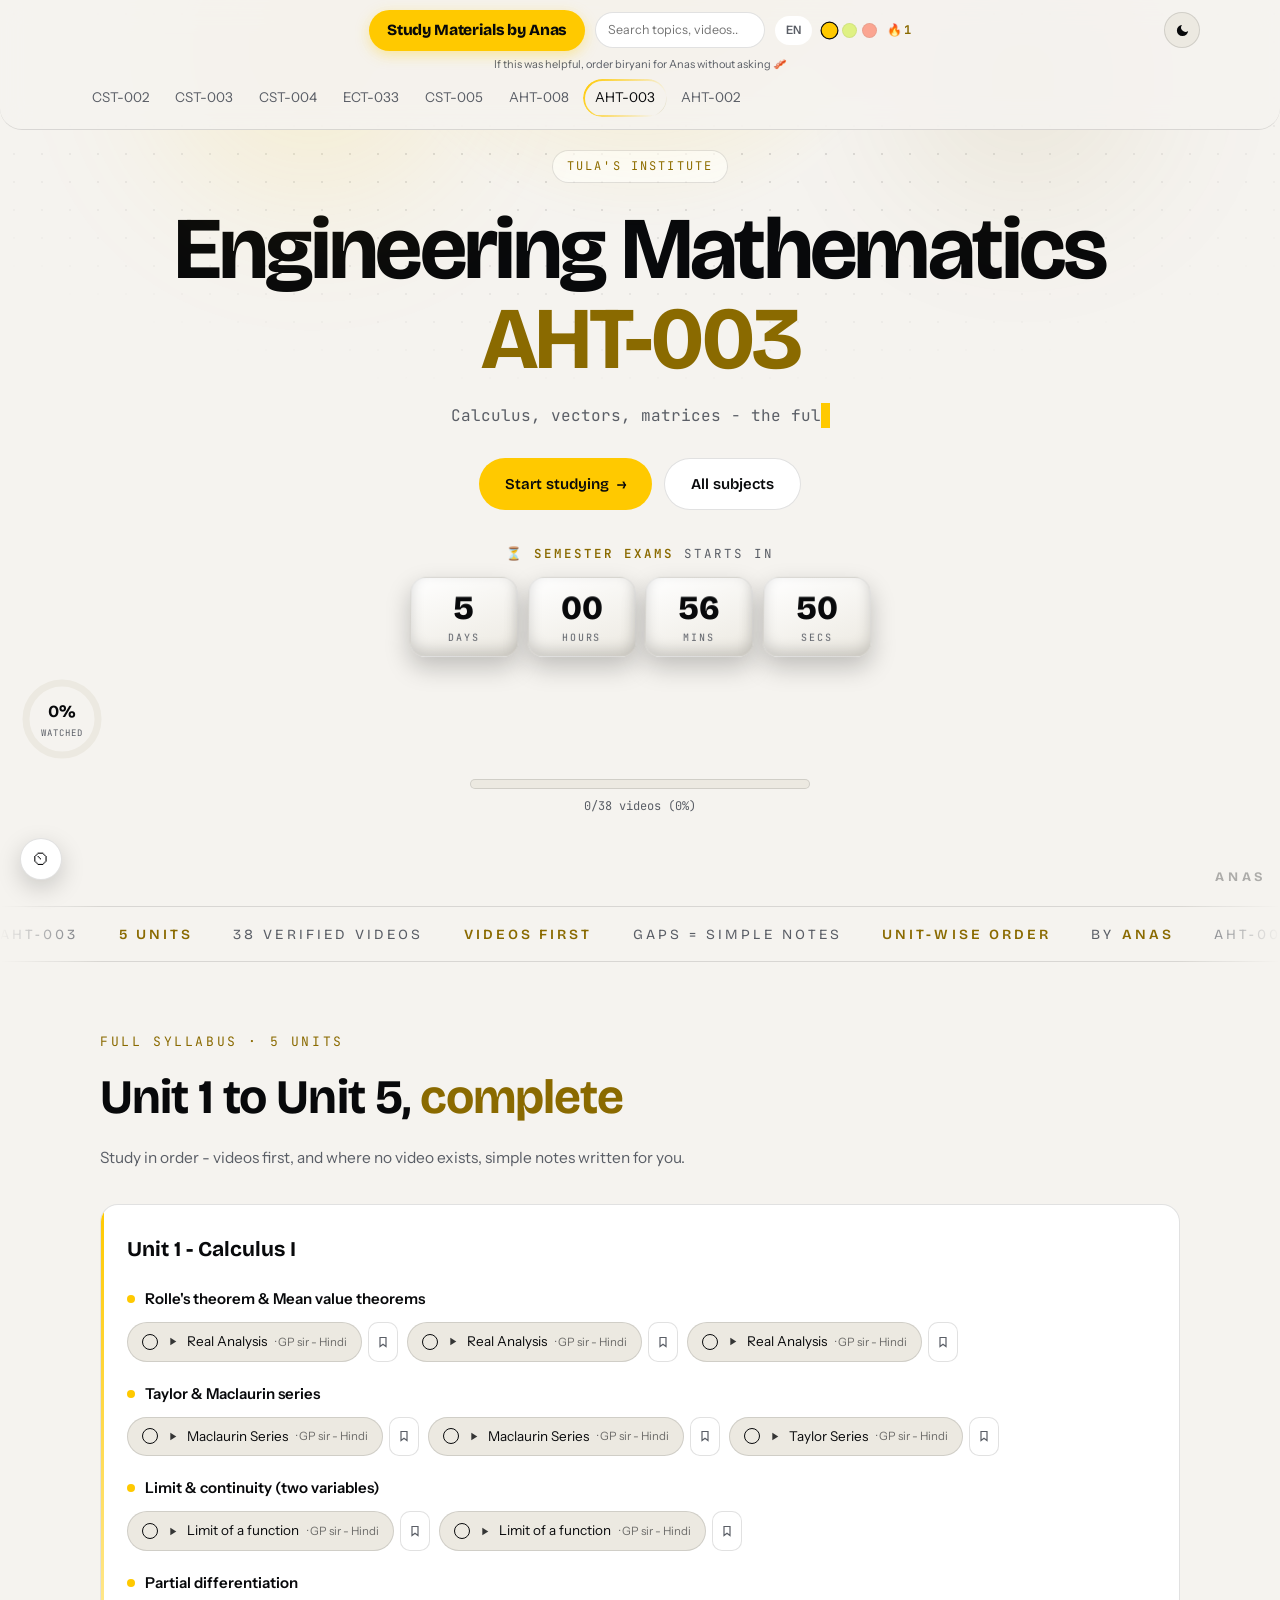
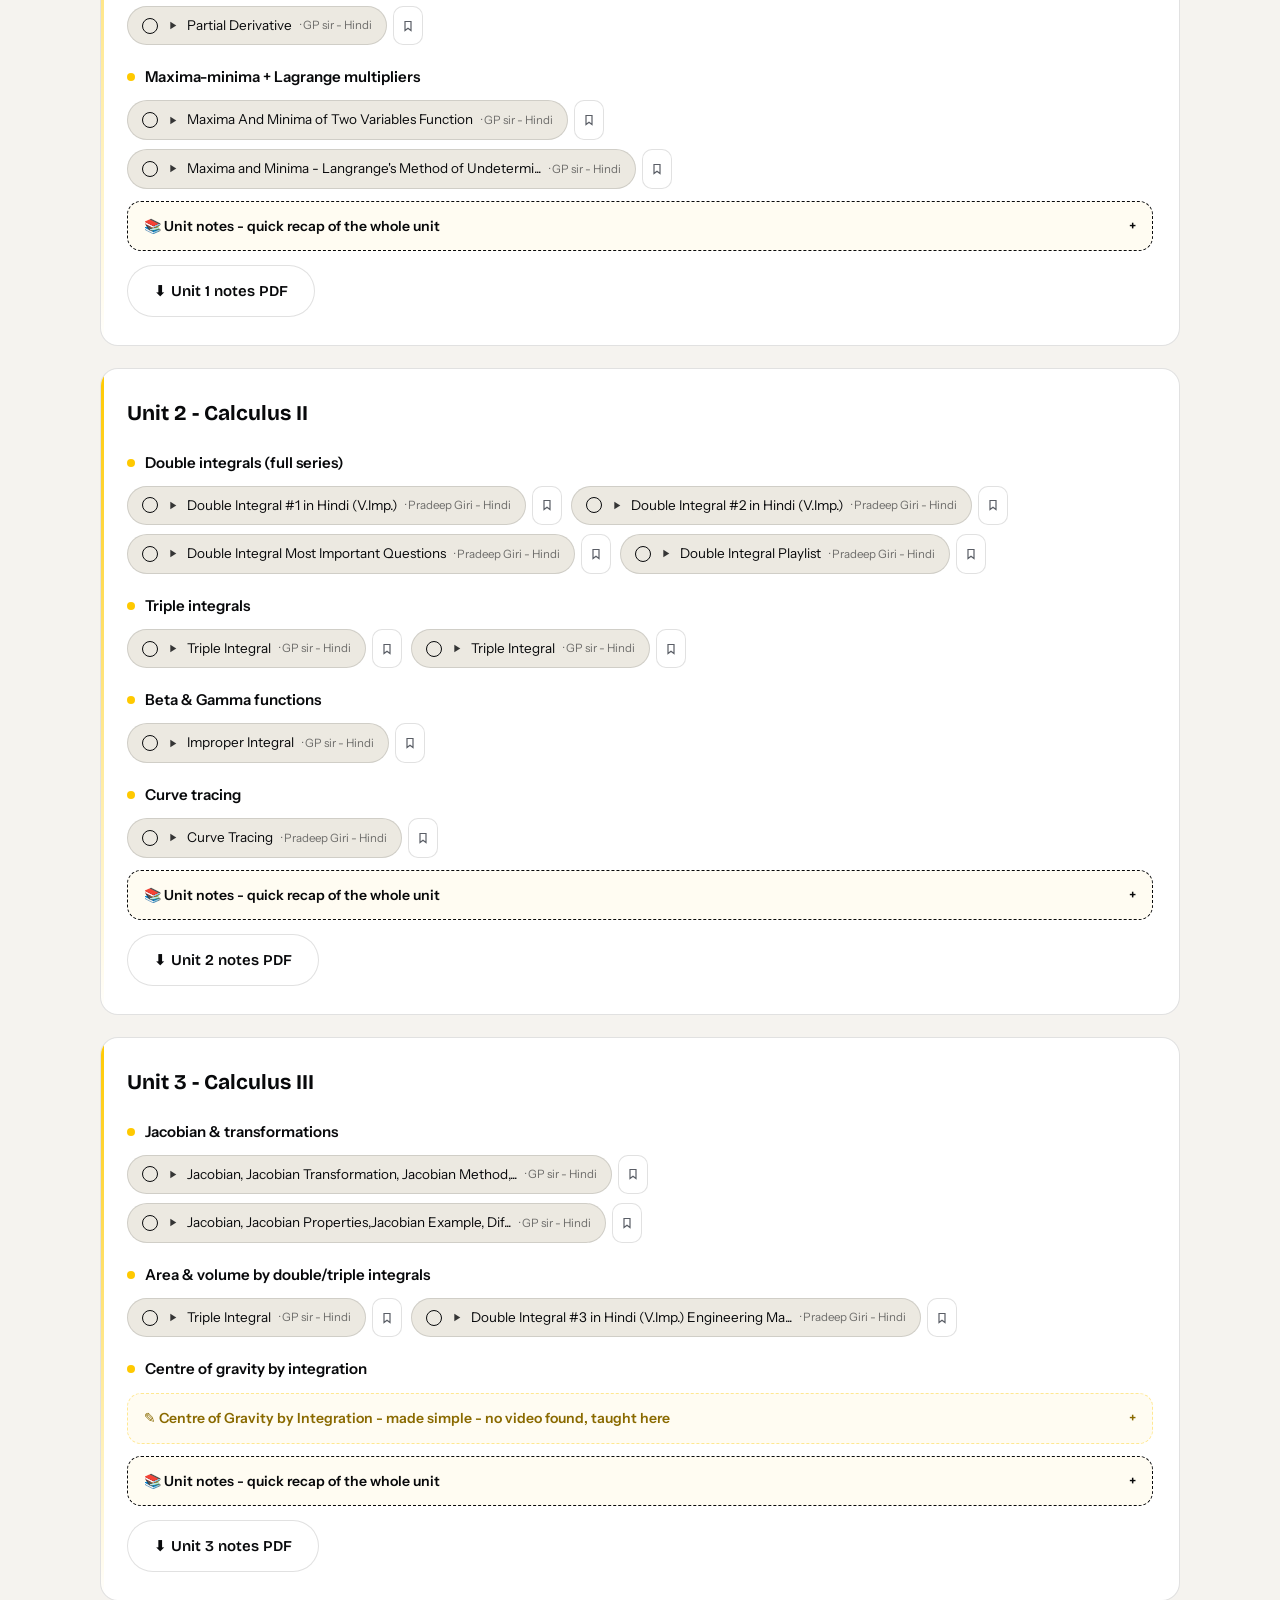
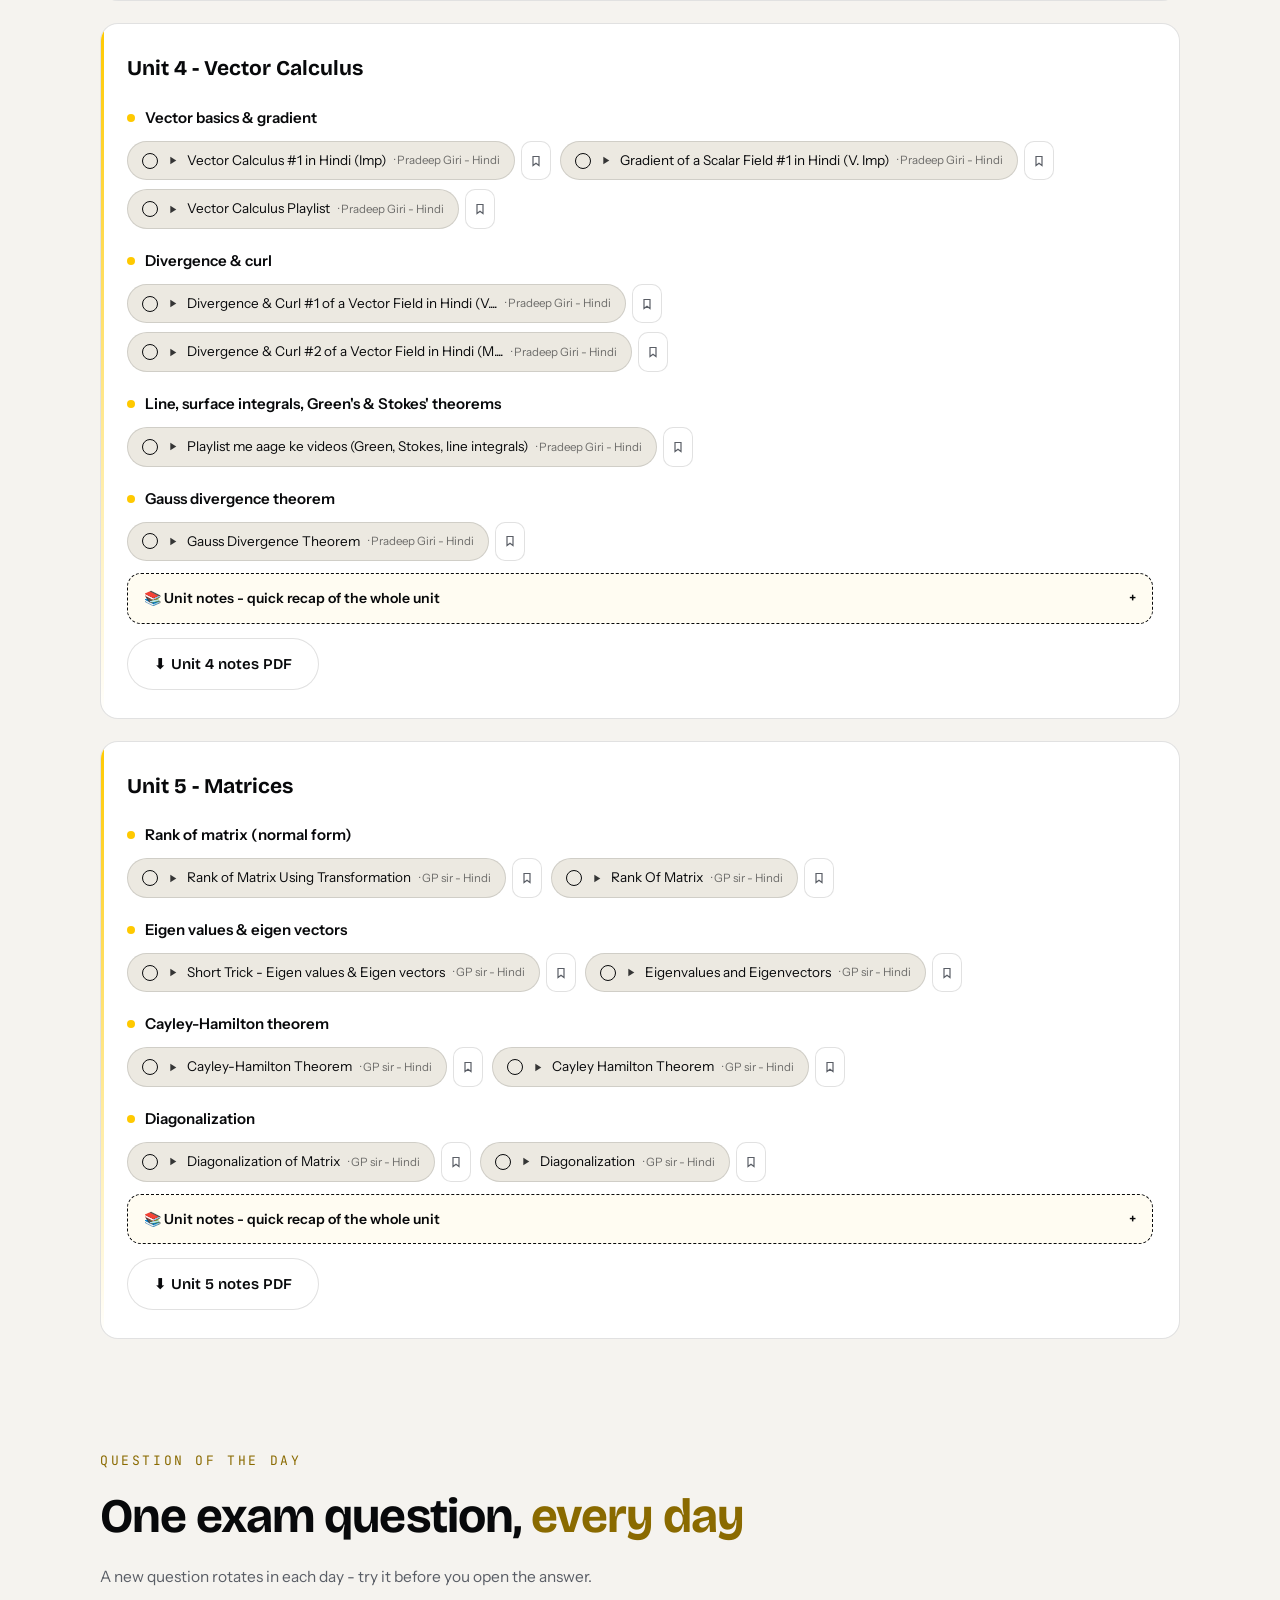
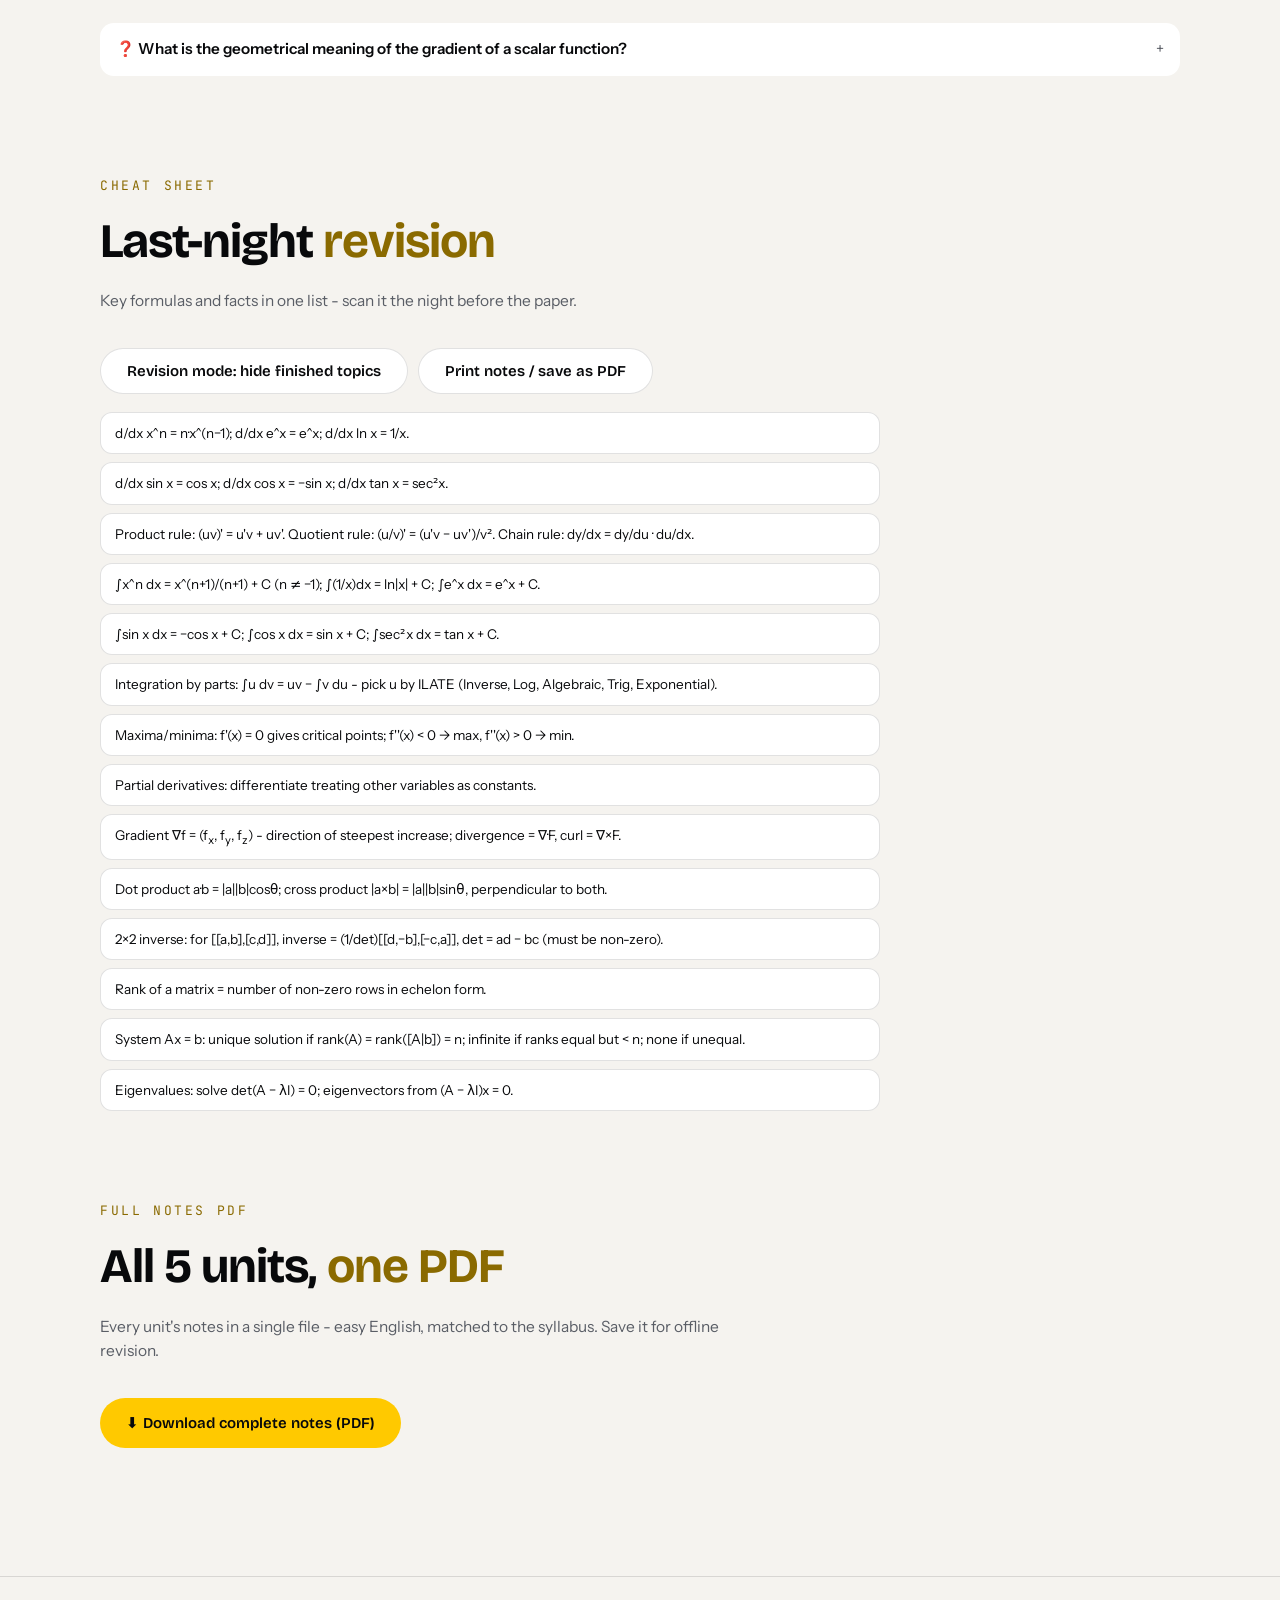
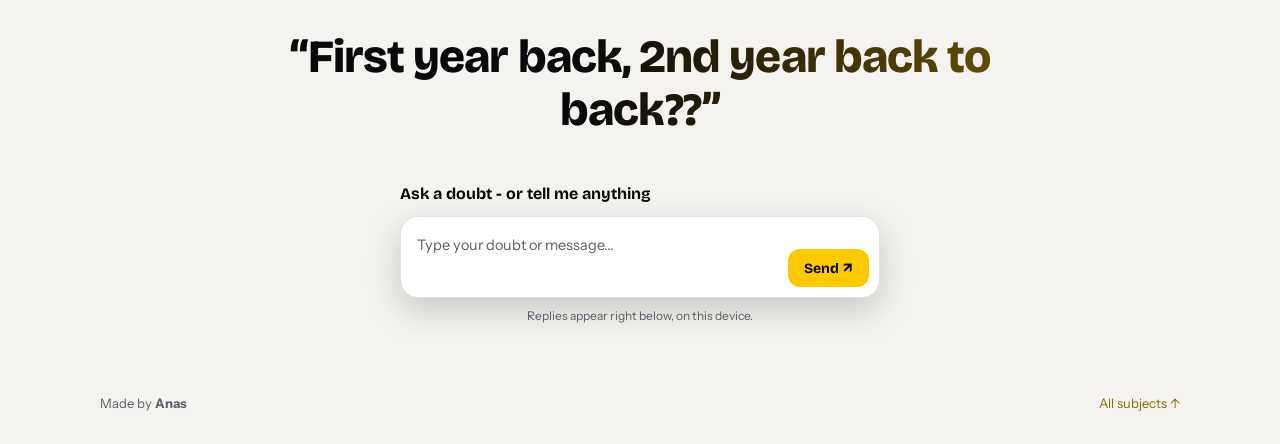
<file: subjects/maths.html>
<!DOCTYPE html>
<html lang="en" data-theme="maths" data-palette="p1">
<head>
<meta charset="UTF-8">
<meta name="viewport" content="width=device-width, initial-scale=1.0">
<title>Engineering Mathematics (AHT-003) - Study Material</title>
<meta name="description" content="Complete Engineering Mathematics AHT-003 syllabus - best YouTube videos and simple notes, unit-wise.">
<link rel="canonical" href="https://anasamin822-dotcom.github.io/study-materials/subjects/maths.html">
<link rel="manifest" href="../manifest.webmanifest">
<meta name="theme-color" content="#0B0B0F">
<link rel="apple-touch-icon" href="../assets/icon-192.png">
<link rel="icon" href="data:image/svg+xml,%3Csvg xmlns='http://www.w3.org/2000/svg' viewBox='0 0 100 100'%3E%3Ctext y='.9em' font-size='90' font-family='sans-serif' font-weight='bold' fill='%23FFC900'%3EA%3C/text%3E%3C/svg%3E">
<link rel="preconnect" href="https://fonts.googleapis.com">
<link rel="preconnect" href="https://fonts.gstatic.com" crossorigin>
<link href="https://fonts.googleapis.com/css2?family=Bricolage+Grotesque:opsz,wght@12..96,400;12..96,600;12..96,700;12..96,800&family=Instrument+Sans:ital,wght@0,400;0,500;0,600;0,700;1,400&family=JetBrains+Mono:wght@400;600&display=swap" rel="stylesheet">
<script src="../assets/mode.js?v=1794459906"></script>
<link rel="stylesheet" href="../assets/style.css?v=1794459906">
</head>
<body data-page="maths" data-slug="maths" data-name="Engineering Mathematics">
<div class="page-loader"><span>Study Materials <b>by Anas</b></span></div>
<div class="dot-bg"></div>
<div class="scroll-progress"></div>
<nav class="nav">
  <div class="nav-row">
    <a class="brand" href="../">Study Materials by Anas</a>
    <div class="nav-tools">
    <div class="nav-search">
      <input type="search" data-search placeholder="Search topics, videos..." aria-label="Search topics and videos" autocomplete="off">
      <div class="search-drop" data-drop hidden></div>
    </div>
    <button class="lang-btn" type="button" data-lang-toggle hidden aria-label="Notes language toggle">EN</button>
    <div class="pal-dots" role="group" aria-label="Colour palette">
      <button type="button" data-pal="p1" style="--dot:#FFC900" aria-label="Amber palette"></button>
      <button type="button" data-pal="p2" style="--dot:#CDF22B" aria-label="Lime palette"></button>
      <button type="button" data-pal="p3" style="--dot:#FF6845" aria-label="Coral palette"></button>
    </div>
    <span class="streak" data-streak hidden title="Day streak">&#128293;<b></b></span>
    <button class="mode-toggle" type="button" aria-label="Light/dark mode toggle" aria-pressed="false"><svg class="moon" width="15" height="15" viewBox="0 0 24 24" fill="currentColor"><path d="M21 12.79A9 9 0 1 1 11.21 3 7 7 0 0 0 21 12.79z"/></svg><svg class="sun" width="16" height="16" viewBox="0 0 24 24" fill="none" stroke="currentColor" stroke-width="2" stroke-linecap="round"><circle cx="12" cy="12" r="4.2" fill="currentColor" stroke="none"/><path d="M12 2v2.5M12 19.5V22M2 12h2.5M19.5 12H22M4.6 4.6l1.8 1.8M17.6 17.6l1.8 1.8M4.6 19.4l1.8-1.8M17.6 6.4l1.8-1.8"/></svg></button>
    </div>
  </div>
  <div class="brand-quote">If this was helpful, order biryani for Anas without asking &#129363;</div>
  <div class="links"><a href="../subjects/discrete.html">CST-002</a><a href="../subjects/dsa.html">CST-003</a><a href="../subjects/oop.html">CST-004</a><a href="../subjects/de.html">ECT-033</a><a href="../subjects/python.html">CST-005</a><a href="../subjects/uhv.html">AHT-008</a><a href="../subjects/maths.html" class="active">AHT-003</a><a href="../subjects/chem.html">AHT-002</a></div>
</nav>
<header class="hero">
  <div class="aurora a1"></div><div class="aurora a2"></div>
  <div class="spotlight"></div>
  <span class="kicker">Tula&#x27;s Institute</span>
  <h1>Engineering Mathematics<br><span class="accent">AHT-003</span></h1>
  <div class="type" data-typewriter="Calculus, vectors, matrices - the full syllabus with GP sir."></div>
  <div class="cta-row">
    <a class="btn btn-primary" data-magnetic href="#content">Start studying <span class="arrow">&rarr;</span></a>
    <a class="btn btn-ghost" data-magnetic href="../">All subjects</a>
  </div>
  <div class="countdown reveal" data-countdown>
  <div class="cd-label">&#9203; <span data-cd-label>CIE 2</span> starts in</div>
  <div class="cd-grid">
    <div class="cd-card"><b data-cd-d>--</b><small>days</small></div>
    <div class="cd-card"><b data-cd-h>--</b><small>hours</small></div>
    <div class="cd-card"><b data-cd-m>--</b><small>mins</small></div>
    <div class="cd-card"><b data-cd-s>--</b><small>secs</small></div>
  </div>
</div>
  <div class="ring-wrap">
    <svg class="ring" viewBox="0 0 84 84" aria-hidden="true">
      <circle class="ring-bg" cx="42" cy="42" r="36"></circle>
      <circle class="ring-fg" cx="42" cy="42" r="36" data-ring-fg></circle>
    </svg>
    <div class="ring-num"><b data-ring-pct>0%</b><small>watched</small></div>
  </div>
  <div class="cta-row" style="margin-top:18px">
    <div style="min-width:240px;max-width:340px;width:100%;background:var(--surface-2);border-radius:999px;height:10px;overflow:hidden;border:1px solid var(--line)">
      <div class="progress-fill" style="height:100%;width:0;background:var(--accent);transition:width .4s"></div>
    </div>
  </div>
  <div class="progress-label" style="margin-top:8px;font-family:var(--font-mono);font-size:12px;color:var(--muted)"></div>
</header>
<div class="marquee"><div class="track">
  <span>AHT-003</span><span><b>5 units</b></span><span>38 verified videos</span><span><b>videos first</b></span><span>gaps = simple notes</span><span><b>unit-wise order</b></span><span>by <b>Anas</b></span>
</div></div>
<main class="wrap" id="content">
<section class="section">
  <div class="section-head reveal">
    <div class="num">FULL SYLLABUS &middot; 5 UNITS</div>
    <h2>Unit 1 to Unit 5, <span style="color:var(--accent-strong)">complete</span></h2>
    <p>Study in order - videos first, and where no video exists, simple notes written for you.</p>
  </div>
  <div class="unit reveal">
  <h3>Unit 1 - Calculus I</h3>
  <div class="topic reveal" id="t1"><div class="topic-name"><span class="tick"></span>Rolle&#x27;s theorem &amp; Mean value theorems<button class="tshare" type="button" data-anchor="t1" aria-label="Copy link to this topic" title="Copy link"><svg width="11" height="11" viewBox="0 0 24 24" fill="none" stroke="currentColor" stroke-width="2.2"><path d="M10 13a5 5 0 0 0 7.5.5l3-3a5 5 0 0 0-7-7l-1.7 1.7"/><path d="M14 11a5 5 0 0 0-7.5-.5l-3 3a5 5 0 0 0 7 7l1.7-1.7"/></svg></button></div><div class="pills"><span class="pillwrap"><a class="pill" data-vid="IFtjDDB8fzo" href="https://www.youtube.com/watch?v=IFtjDDB8fzo&amp;list=PLU6SqdYcYsfI7fcHXlqXSw4mem16FLhrY" target="_blank" rel="noopener"><span class="check"></span><svg width="13" height="13" viewBox="0 0 24 24" fill="currentColor"><path d="M8 5v14l11-7z"/></svg><span>Real Analysis</span><span style="opacity:.55;font-size:11.5px">&middot; GP sir - Hindi</span></a><button class="bmk" type="button" data-bmk="Real Analysis|https://www.youtube.com/watch?v=IFtjDDB8fzo&amp;list=PLU6SqdYcYsfI7fcHXlqXSw4mem16FLhrY|GP sir - Hindi|IFtjDDB8fzo|maths" aria-label="Bookmark this video" title="Bookmark"><svg width="12" height="12" viewBox="0 0 24 24" fill="none" stroke="currentColor" stroke-width="2.4"><path d="M6 3h12v18l-6-4.5L6 21z"/></svg></button></span><span class="pillwrap"><a class="pill" data-vid="_rLizW7giT4" href="https://www.youtube.com/watch?v=_rLizW7giT4&amp;list=PLU6SqdYcYsfI7fcHXlqXSw4mem16FLhrY" target="_blank" rel="noopener"><span class="check"></span><svg width="13" height="13" viewBox="0 0 24 24" fill="currentColor"><path d="M8 5v14l11-7z"/></svg><span>Real Analysis</span><span style="opacity:.55;font-size:11.5px">&middot; GP sir - Hindi</span></a><button class="bmk" type="button" data-bmk="Real Analysis|https://www.youtube.com/watch?v=_rLizW7giT4&amp;list=PLU6SqdYcYsfI7fcHXlqXSw4mem16FLhrY|GP sir - Hindi|_rLizW7giT4|maths" aria-label="Bookmark this video" title="Bookmark"><svg width="12" height="12" viewBox="0 0 24 24" fill="none" stroke="currentColor" stroke-width="2.4"><path d="M6 3h12v18l-6-4.5L6 21z"/></svg></button></span><span class="pillwrap"><a class="pill" data-vid="oDHp3i3oeuk" href="https://www.youtube.com/watch?v=oDHp3i3oeuk&amp;list=PLU6SqdYcYsfI7fcHXlqXSw4mem16FLhrY" target="_blank" rel="noopener"><span class="check"></span><svg width="13" height="13" viewBox="0 0 24 24" fill="currentColor"><path d="M8 5v14l11-7z"/></svg><span>Real Analysis</span><span style="opacity:.55;font-size:11.5px">&middot; GP sir - Hindi</span></a><button class="bmk" type="button" data-bmk="Real Analysis|https://www.youtube.com/watch?v=oDHp3i3oeuk&amp;list=PLU6SqdYcYsfI7fcHXlqXSw4mem16FLhrY|GP sir - Hindi|oDHp3i3oeuk|maths" aria-label="Bookmark this video" title="Bookmark"><svg width="12" height="12" viewBox="0 0 24 24" fill="none" stroke="currentColor" stroke-width="2.4"><path d="M6 3h12v18l-6-4.5L6 21z"/></svg></button></span></div></div><div class="topic reveal" id="t2"><div class="topic-name"><span class="tick"></span>Taylor &amp; Maclaurin series<button class="tshare" type="button" data-anchor="t2" aria-label="Copy link to this topic" title="Copy link"><svg width="11" height="11" viewBox="0 0 24 24" fill="none" stroke="currentColor" stroke-width="2.2"><path d="M10 13a5 5 0 0 0 7.5.5l3-3a5 5 0 0 0-7-7l-1.7 1.7"/><path d="M14 11a5 5 0 0 0-7.5-.5l-3 3a5 5 0 0 0 7 7l1.7-1.7"/></svg></button></div><div class="pills"><span class="pillwrap"><a class="pill" data-vid="Ac1mr2WrO-g" href="https://www.youtube.com/watch?v=Ac1mr2WrO-g&amp;list=PLU6SqdYcYsfI7fcHXlqXSw4mem16FLhrY" target="_blank" rel="noopener"><span class="check"></span><svg width="13" height="13" viewBox="0 0 24 24" fill="currentColor"><path d="M8 5v14l11-7z"/></svg><span>Maclaurin Series</span><span style="opacity:.55;font-size:11.5px">&middot; GP sir - Hindi</span></a><button class="bmk" type="button" data-bmk="Maclaurin Series|https://www.youtube.com/watch?v=Ac1mr2WrO-g&amp;list=PLU6SqdYcYsfI7fcHXlqXSw4mem16FLhrY|GP sir - Hindi|Ac1mr2WrO-g|maths" aria-label="Bookmark this video" title="Bookmark"><svg width="12" height="12" viewBox="0 0 24 24" fill="none" stroke="currentColor" stroke-width="2.4"><path d="M6 3h12v18l-6-4.5L6 21z"/></svg></button></span><span class="pillwrap"><a class="pill" data-vid="7sc_Oc2_f2M" href="https://www.youtube.com/watch?v=7sc_Oc2_f2M&amp;list=PLU6SqdYcYsfI7fcHXlqXSw4mem16FLhrY" target="_blank" rel="noopener"><span class="check"></span><svg width="13" height="13" viewBox="0 0 24 24" fill="currentColor"><path d="M8 5v14l11-7z"/></svg><span>Maclaurin Series</span><span style="opacity:.55;font-size:11.5px">&middot; GP sir - Hindi</span></a><button class="bmk" type="button" data-bmk="Maclaurin Series|https://www.youtube.com/watch?v=7sc_Oc2_f2M&amp;list=PLU6SqdYcYsfI7fcHXlqXSw4mem16FLhrY|GP sir - Hindi|7sc_Oc2_f2M|maths" aria-label="Bookmark this video" title="Bookmark"><svg width="12" height="12" viewBox="0 0 24 24" fill="none" stroke="currentColor" stroke-width="2.4"><path d="M6 3h12v18l-6-4.5L6 21z"/></svg></button></span><span class="pillwrap"><a class="pill" data-vid="LEspaisjDFE" href="https://www.youtube.com/watch?v=LEspaisjDFE&amp;list=PLU6SqdYcYsfI7fcHXlqXSw4mem16FLhrY" target="_blank" rel="noopener"><span class="check"></span><svg width="13" height="13" viewBox="0 0 24 24" fill="currentColor"><path d="M8 5v14l11-7z"/></svg><span>Taylor Series</span><span style="opacity:.55;font-size:11.5px">&middot; GP sir - Hindi</span></a><button class="bmk" type="button" data-bmk="Taylor Series|https://www.youtube.com/watch?v=LEspaisjDFE&amp;list=PLU6SqdYcYsfI7fcHXlqXSw4mem16FLhrY|GP sir - Hindi|LEspaisjDFE|maths" aria-label="Bookmark this video" title="Bookmark"><svg width="12" height="12" viewBox="0 0 24 24" fill="none" stroke="currentColor" stroke-width="2.4"><path d="M6 3h12v18l-6-4.5L6 21z"/></svg></button></span></div></div><div class="topic reveal" id="t3"><div class="topic-name"><span class="tick"></span>Limit &amp; continuity (two variables)<button class="tshare" type="button" data-anchor="t3" aria-label="Copy link to this topic" title="Copy link"><svg width="11" height="11" viewBox="0 0 24 24" fill="none" stroke="currentColor" stroke-width="2.2"><path d="M10 13a5 5 0 0 0 7.5.5l3-3a5 5 0 0 0-7-7l-1.7 1.7"/><path d="M14 11a5 5 0 0 0-7.5-.5l-3 3a5 5 0 0 0 7 7l1.7-1.7"/></svg></button></div><div class="pills"><span class="pillwrap"><a class="pill" data-vid="ZXNrEI5lIWs" href="https://www.youtube.com/watch?v=ZXNrEI5lIWs&amp;list=PLU6SqdYcYsfI7fcHXlqXSw4mem16FLhrY" target="_blank" rel="noopener"><span class="check"></span><svg width="13" height="13" viewBox="0 0 24 24" fill="currentColor"><path d="M8 5v14l11-7z"/></svg><span>Limit of a function</span><span style="opacity:.55;font-size:11.5px">&middot; GP sir - Hindi</span></a><button class="bmk" type="button" data-bmk="Limit of a function|https://www.youtube.com/watch?v=ZXNrEI5lIWs&amp;list=PLU6SqdYcYsfI7fcHXlqXSw4mem16FLhrY|GP sir - Hindi|ZXNrEI5lIWs|maths" aria-label="Bookmark this video" title="Bookmark"><svg width="12" height="12" viewBox="0 0 24 24" fill="none" stroke="currentColor" stroke-width="2.4"><path d="M6 3h12v18l-6-4.5L6 21z"/></svg></button></span><span class="pillwrap"><a class="pill" data-vid="jydFFxeWYkI" href="https://www.youtube.com/watch?v=jydFFxeWYkI&amp;list=PLU6SqdYcYsfI7fcHXlqXSw4mem16FLhrY" target="_blank" rel="noopener"><span class="check"></span><svg width="13" height="13" viewBox="0 0 24 24" fill="currentColor"><path d="M8 5v14l11-7z"/></svg><span>Limit of a function</span><span style="opacity:.55;font-size:11.5px">&middot; GP sir - Hindi</span></a><button class="bmk" type="button" data-bmk="Limit of a function|https://www.youtube.com/watch?v=jydFFxeWYkI&amp;list=PLU6SqdYcYsfI7fcHXlqXSw4mem16FLhrY|GP sir - Hindi|jydFFxeWYkI|maths" aria-label="Bookmark this video" title="Bookmark"><svg width="12" height="12" viewBox="0 0 24 24" fill="none" stroke="currentColor" stroke-width="2.4"><path d="M6 3h12v18l-6-4.5L6 21z"/></svg></button></span></div></div><div class="topic reveal" id="t4"><div class="topic-name"><span class="tick"></span>Partial differentiation<button class="tshare" type="button" data-anchor="t4" aria-label="Copy link to this topic" title="Copy link"><svg width="11" height="11" viewBox="0 0 24 24" fill="none" stroke="currentColor" stroke-width="2.2"><path d="M10 13a5 5 0 0 0 7.5.5l3-3a5 5 0 0 0-7-7l-1.7 1.7"/><path d="M14 11a5 5 0 0 0-7.5-.5l-3 3a5 5 0 0 0 7 7l1.7-1.7"/></svg></button></div><div class="pills"><span class="pillwrap"><a class="pill" data-vid="Rms-kNWpaHE" href="https://www.youtube.com/watch?v=Rms-kNWpaHE&amp;list=PLU6SqdYcYsfI7fcHXlqXSw4mem16FLhrY" target="_blank" rel="noopener"><span class="check"></span><svg width="13" height="13" viewBox="0 0 24 24" fill="currentColor"><path d="M8 5v14l11-7z"/></svg><span>Partial Derivative</span><span style="opacity:.55;font-size:11.5px">&middot; GP sir - Hindi</span></a><button class="bmk" type="button" data-bmk="Partial Derivative|https://www.youtube.com/watch?v=Rms-kNWpaHE&amp;list=PLU6SqdYcYsfI7fcHXlqXSw4mem16FLhrY|GP sir - Hindi|Rms-kNWpaHE|maths" aria-label="Bookmark this video" title="Bookmark"><svg width="12" height="12" viewBox="0 0 24 24" fill="none" stroke="currentColor" stroke-width="2.4"><path d="M6 3h12v18l-6-4.5L6 21z"/></svg></button></span></div></div><div class="topic reveal" id="t5"><div class="topic-name"><span class="tick"></span>Maxima-minima + Lagrange multipliers<button class="tshare" type="button" data-anchor="t5" aria-label="Copy link to this topic" title="Copy link"><svg width="11" height="11" viewBox="0 0 24 24" fill="none" stroke="currentColor" stroke-width="2.2"><path d="M10 13a5 5 0 0 0 7.5.5l3-3a5 5 0 0 0-7-7l-1.7 1.7"/><path d="M14 11a5 5 0 0 0-7.5-.5l-3 3a5 5 0 0 0 7 7l1.7-1.7"/></svg></button></div><div class="pills"><span class="pillwrap"><a class="pill" data-vid="NpR91wexqHA" href="https://www.youtube.com/watch?v=NpR91wexqHA&amp;list=PLU6SqdYcYsfI7fcHXlqXSw4mem16FLhrY" target="_blank" rel="noopener"><span class="check"></span><svg width="13" height="13" viewBox="0 0 24 24" fill="currentColor"><path d="M8 5v14l11-7z"/></svg><span>Maxima And Minima of Two Variables Function</span><span style="opacity:.55;font-size:11.5px">&middot; GP sir - Hindi</span></a><button class="bmk" type="button" data-bmk="Maxima And Minima of Two Variables Function|https://www.youtube.com/watch?v=NpR91wexqHA&amp;list=PLU6SqdYcYsfI7fcHXlqXSw4mem16FLhrY|GP sir - Hindi|NpR91wexqHA|maths" aria-label="Bookmark this video" title="Bookmark"><svg width="12" height="12" viewBox="0 0 24 24" fill="none" stroke="currentColor" stroke-width="2.4"><path d="M6 3h12v18l-6-4.5L6 21z"/></svg></button></span><span class="pillwrap"><a class="pill" data-vid="FrD7uu6chP0" href="https://www.youtube.com/watch?v=FrD7uu6chP0&amp;list=PLU6SqdYcYsfI7fcHXlqXSw4mem16FLhrY" target="_blank" rel="noopener"><span class="check"></span><svg width="13" height="13" viewBox="0 0 24 24" fill="currentColor"><path d="M8 5v14l11-7z"/></svg><span>Maxima and Minima - Langrange&#x27;s Method of Undetermi...</span><span style="opacity:.55;font-size:11.5px">&middot; GP sir - Hindi</span></a><button class="bmk" type="button" data-bmk="Maxima and Minima - Langrange&#x27;s Method of Undetermi...|https://www.youtube.com/watch?v=FrD7uu6chP0&amp;list=PLU6SqdYcYsfI7fcHXlqXSw4mem16FLhrY|GP sir - Hindi|FrD7uu6chP0|maths" aria-label="Bookmark this video" title="Bookmark"><svg width="12" height="12" viewBox="0 0 24 24" fill="none" stroke="currentColor" stroke-width="2.4"><path d="M6 3h12v18l-6-4.5L6 21z"/></svg></button></span></div></div>
  <details class="note unit-note"><summary>&#128218; Unit notes - quick recap of the whole unit<span class="plus">+</span></summary>
<div class="note-body"><p><b>What this unit covers (syllabus):</b> limit, continuity and differentiability; Rolle's and mean-value theorems; Maclaurin/Taylor expansions (one and two variables); partial differentiation; maxima-minima and Lagrange multipliers.</p>
<p><b>Key ideas:</b> A function is <b>continuous</b> at a point when its limit equals its value there; <b>differentiable</b> means the derivative exists (differentiable &rarr; continuous, not the reverse). <b>Rolle's theorem:</b> if f is continuous on [a,b], differentiable on (a,b), and f(a) = f(b), then some c has f'(c) = 0. <b>Mean value theorem (Lagrange):</b> f(b) - f(a) = f'(c)(b - a). <b>Taylor/Maclaurin</b> expand a function as an infinite polynomial - memorise the standard series: e&#739;, sin x, cos x, log(1+x), (1+x)&#7503;. <b>Partial derivatives</b> differentiate with respect to one variable, treating the rest as constants. For <b>maxima-minima</b> in two variables: solve fx = 0, fy = 0, then check rt - s&sup2; (positive with r &lt; 0 gives a maximum, positive with r &gt; 0 a minimum). <b>Lagrange multipliers</b> handle constrained problems: solve &nabla;f = &lambda;&nabla;g.</p>
<p><b>Exam pointers:</b> verify Rolle/LMVT for a given function (check the three conditions first - that is where marks hide), one Maclaurin expansion, and one maxima-minima of f(x,y) using the rt - s&sup2; test. Show every condition check explicitly.</p></div></details>
  <a class="btn btn-ghost unit-pdf" href="../notes/maths-unit-1-notes.pdf" download>&#11015; Unit 1 notes PDF</a>
</div><div class="unit reveal">
  <h3>Unit 2 - Calculus II</h3>
  <div class="topic reveal" id="t6"><div class="topic-name"><span class="tick"></span>Double integrals (full series)<button class="tshare" type="button" data-anchor="t6" aria-label="Copy link to this topic" title="Copy link"><svg width="11" height="11" viewBox="0 0 24 24" fill="none" stroke="currentColor" stroke-width="2.2"><path d="M10 13a5 5 0 0 0 7.5.5l3-3a5 5 0 0 0-7-7l-1.7 1.7"/><path d="M14 11a5 5 0 0 0-7.5-.5l-3 3a5 5 0 0 0 7 7l1.7-1.7"/></svg></button></div><div class="pills"><span class="pillwrap"><a class="pill" data-vid="4qFaKCvwZTo" href="https://www.youtube.com/watch?v=4qFaKCvwZTo&amp;list=PLVCBPCYGv7bAnM45xQxSrFaE_MkJRNeID" target="_blank" rel="noopener"><span class="check"></span><svg width="13" height="13" viewBox="0 0 24 24" fill="currentColor"><path d="M8 5v14l11-7z"/></svg><span>Double Integral #1 in Hindi (V.Imp.)</span><span style="opacity:.55;font-size:11.5px">&middot; Pradeep Giri - Hindi</span></a><button class="bmk" type="button" data-bmk="Double Integral #1 in Hindi (V.Imp.)|https://www.youtube.com/watch?v=4qFaKCvwZTo&amp;list=PLVCBPCYGv7bAnM45xQxSrFaE_MkJRNeID|Pradeep Giri - Hindi|4qFaKCvwZTo|maths" aria-label="Bookmark this video" title="Bookmark"><svg width="12" height="12" viewBox="0 0 24 24" fill="none" stroke="currentColor" stroke-width="2.4"><path d="M6 3h12v18l-6-4.5L6 21z"/></svg></button></span><span class="pillwrap"><a class="pill" data-vid="RFnPxZ3LMbg" href="https://www.youtube.com/watch?v=RFnPxZ3LMbg&amp;list=PLVCBPCYGv7bAnM45xQxSrFaE_MkJRNeID" target="_blank" rel="noopener"><span class="check"></span><svg width="13" height="13" viewBox="0 0 24 24" fill="currentColor"><path d="M8 5v14l11-7z"/></svg><span>Double Integral #2 in Hindi (V.Imp.)</span><span style="opacity:.55;font-size:11.5px">&middot; Pradeep Giri - Hindi</span></a><button class="bmk" type="button" data-bmk="Double Integral #2 in Hindi (V.Imp.)|https://www.youtube.com/watch?v=RFnPxZ3LMbg&amp;list=PLVCBPCYGv7bAnM45xQxSrFaE_MkJRNeID|Pradeep Giri - Hindi|RFnPxZ3LMbg|maths" aria-label="Bookmark this video" title="Bookmark"><svg width="12" height="12" viewBox="0 0 24 24" fill="none" stroke="currentColor" stroke-width="2.4"><path d="M6 3h12v18l-6-4.5L6 21z"/></svg></button></span><span class="pillwrap"><a class="pill" data-vid="WIAM6Gx87z8" href="https://www.youtube.com/watch?v=WIAM6Gx87z8&amp;list=PLVCBPCYGv7bAnM45xQxSrFaE_MkJRNeID" target="_blank" rel="noopener"><span class="check"></span><svg width="13" height="13" viewBox="0 0 24 24" fill="currentColor"><path d="M8 5v14l11-7z"/></svg><span>Double Integral Most Important Questions</span><span style="opacity:.55;font-size:11.5px">&middot; Pradeep Giri - Hindi</span></a><button class="bmk" type="button" data-bmk="Double Integral Most Important Questions|https://www.youtube.com/watch?v=WIAM6Gx87z8&amp;list=PLVCBPCYGv7bAnM45xQxSrFaE_MkJRNeID|Pradeep Giri - Hindi|WIAM6Gx87z8|maths" aria-label="Bookmark this video" title="Bookmark"><svg width="12" height="12" viewBox="0 0 24 24" fill="none" stroke="currentColor" stroke-width="2.4"><path d="M6 3h12v18l-6-4.5L6 21z"/></svg></button></span><span class="pillwrap"><a class="pill" data-vid="PLVCBPCYGv7bAnM45xQxSrFaE_MkJRNeID" href="https://www.youtube.com/playlist?list=PLVCBPCYGv7bAnM45xQxSrFaE_MkJRNeID" target="_blank" rel="noopener"><span class="check"></span><svg width="13" height="13" viewBox="0 0 24 24" fill="currentColor"><path d="M8 5v14l11-7z"/></svg><span>Double Integral Playlist</span><span style="opacity:.55;font-size:11.5px">&middot; Pradeep Giri - Hindi</span></a><button class="bmk" type="button" data-bmk="Double Integral Playlist|https://www.youtube.com/playlist?list=PLVCBPCYGv7bAnM45xQxSrFaE_MkJRNeID|Pradeep Giri - Hindi|PLVCBPCYGv7bAnM45xQxSrFaE_MkJRNeID|maths" aria-label="Bookmark this video" title="Bookmark"><svg width="12" height="12" viewBox="0 0 24 24" fill="none" stroke="currentColor" stroke-width="2.4"><path d="M6 3h12v18l-6-4.5L6 21z"/></svg></button></span></div></div><div class="topic reveal" id="t7"><div class="topic-name"><span class="tick"></span>Triple integrals<button class="tshare" type="button" data-anchor="t7" aria-label="Copy link to this topic" title="Copy link"><svg width="11" height="11" viewBox="0 0 24 24" fill="none" stroke="currentColor" stroke-width="2.2"><path d="M10 13a5 5 0 0 0 7.5.5l3-3a5 5 0 0 0-7-7l-1.7 1.7"/><path d="M14 11a5 5 0 0 0-7.5-.5l-3 3a5 5 0 0 0 7 7l1.7-1.7"/></svg></button></div><div class="pills"><span class="pillwrap"><a class="pill" data-vid="Gt5ApX3oIN0" href="https://www.youtube.com/watch?v=Gt5ApX3oIN0&amp;list=PLU6SqdYcYsfI7fcHXlqXSw4mem16FLhrY" target="_blank" rel="noopener"><span class="check"></span><svg width="13" height="13" viewBox="0 0 24 24" fill="currentColor"><path d="M8 5v14l11-7z"/></svg><span>Triple Integral</span><span style="opacity:.55;font-size:11.5px">&middot; GP sir - Hindi</span></a><button class="bmk" type="button" data-bmk="Triple Integral|https://www.youtube.com/watch?v=Gt5ApX3oIN0&amp;list=PLU6SqdYcYsfI7fcHXlqXSw4mem16FLhrY|GP sir - Hindi|Gt5ApX3oIN0|maths" aria-label="Bookmark this video" title="Bookmark"><svg width="12" height="12" viewBox="0 0 24 24" fill="none" stroke="currentColor" stroke-width="2.4"><path d="M6 3h12v18l-6-4.5L6 21z"/></svg></button></span><span class="pillwrap"><a class="pill" data-vid="XZbvZabU5ik" href="https://www.youtube.com/watch?v=XZbvZabU5ik&amp;list=PLU6SqdYcYsfI7fcHXlqXSw4mem16FLhrY" target="_blank" rel="noopener"><span class="check"></span><svg width="13" height="13" viewBox="0 0 24 24" fill="currentColor"><path d="M8 5v14l11-7z"/></svg><span>Triple Integral</span><span style="opacity:.55;font-size:11.5px">&middot; GP sir - Hindi</span></a><button class="bmk" type="button" data-bmk="Triple Integral|https://www.youtube.com/watch?v=XZbvZabU5ik&amp;list=PLU6SqdYcYsfI7fcHXlqXSw4mem16FLhrY|GP sir - Hindi|XZbvZabU5ik|maths" aria-label="Bookmark this video" title="Bookmark"><svg width="12" height="12" viewBox="0 0 24 24" fill="none" stroke="currentColor" stroke-width="2.4"><path d="M6 3h12v18l-6-4.5L6 21z"/></svg></button></span></div></div><div class="topic reveal" id="t8"><div class="topic-name"><span class="tick"></span>Beta &amp; Gamma functions<button class="tshare" type="button" data-anchor="t8" aria-label="Copy link to this topic" title="Copy link"><svg width="11" height="11" viewBox="0 0 24 24" fill="none" stroke="currentColor" stroke-width="2.2"><path d="M10 13a5 5 0 0 0 7.5.5l3-3a5 5 0 0 0-7-7l-1.7 1.7"/><path d="M14 11a5 5 0 0 0-7.5-.5l-3 3a5 5 0 0 0 7 7l1.7-1.7"/></svg></button></div><div class="pills"><span class="pillwrap"><a class="pill" data-vid="fQ4zAG2H-ls" href="https://www.youtube.com/watch?v=fQ4zAG2H-ls&amp;list=PLU6SqdYcYsfI7fcHXlqXSw4mem16FLhrY" target="_blank" rel="noopener"><span class="check"></span><svg width="13" height="13" viewBox="0 0 24 24" fill="currentColor"><path d="M8 5v14l11-7z"/></svg><span>Improper Integral</span><span style="opacity:.55;font-size:11.5px">&middot; GP sir - Hindi</span></a><button class="bmk" type="button" data-bmk="Improper Integral|https://www.youtube.com/watch?v=fQ4zAG2H-ls&amp;list=PLU6SqdYcYsfI7fcHXlqXSw4mem16FLhrY|GP sir - Hindi|fQ4zAG2H-ls|maths" aria-label="Bookmark this video" title="Bookmark"><svg width="12" height="12" viewBox="0 0 24 24" fill="none" stroke="currentColor" stroke-width="2.4"><path d="M6 3h12v18l-6-4.5L6 21z"/></svg></button></span></div></div><div class="topic reveal" id="t9"><div class="topic-name"><span class="tick"></span>Curve tracing<button class="tshare" type="button" data-anchor="t9" aria-label="Copy link to this topic" title="Copy link"><svg width="11" height="11" viewBox="0 0 24 24" fill="none" stroke="currentColor" stroke-width="2.2"><path d="M10 13a5 5 0 0 0 7.5.5l3-3a5 5 0 0 0-7-7l-1.7 1.7"/><path d="M14 11a5 5 0 0 0-7.5-.5l-3 3a5 5 0 0 0 7 7l1.7-1.7"/></svg></button></div><div class="pills"><span class="pillwrap"><a class="pill" data-vid="BeIrYruuoF4" href="https://www.youtube.com/watch?v=BeIrYruuoF4" target="_blank" rel="noopener"><span class="check"></span><svg width="13" height="13" viewBox="0 0 24 24" fill="currentColor"><path d="M8 5v14l11-7z"/></svg><span>Curve Tracing</span><span style="opacity:.55;font-size:11.5px">&middot; Pradeep Giri - Hindi</span></a><button class="bmk" type="button" data-bmk="Curve Tracing|https://www.youtube.com/watch?v=BeIrYruuoF4|Pradeep Giri - Hindi|BeIrYruuoF4|maths" aria-label="Bookmark this video" title="Bookmark"><svg width="12" height="12" viewBox="0 0 24 24" fill="none" stroke="currentColor" stroke-width="2.4"><path d="M6 3h12v18l-6-4.5L6 21z"/></svg></button></span></div></div>
  <details class="note unit-note"><summary>&#128218; Unit notes - quick recap of the whole unit<span class="plus">+</span></summary>
<div class="note-body"><p><b>What this unit covers (syllabus):</b> definite integrals and their properties, curve tracing, double and triple integrals, change of order and change of variables, Beta and Gamma functions.</p>
<p><b>Key ideas:</b> Definite-integral properties save work: &int;&#8336;&#7494; f = &int;&#8336;&#7494; f(a+b-x), and &int;&#8331;&#7492;&#7494; f = 2&int;&#8320;&#7494; f for even f (0 for odd f). <b>Curve tracing</b>: check symmetry, origin, intercepts, asymptotes, tangents at origin before sketching - list the steps in the answer. <b>Double integrals</b> compute area/volume: integrate inner first, keeping the outer variable fixed. <b>Change of order</b>: redraw the region from the limits and rewrite with axes swapped - the sketch is everything. <b>Change of variables:</b> multiply by the Jacobian |J| (polar: dx dy = r dr d&theta;). <b>Beta/Gamma:</b> &Gamma;(n) = (n-1)!, &Gamma;(1/2) = &radic;&pi;, and B(m,n) = &Gamma;(m)&Gamma;(n)/&Gamma;(m+n) - they convert hard integrals into one-line answers.</p>
<p><b>Exam pointers:</b> one "evaluate the double integral" (often needing order change - draw the region!), one Beta/Gamma evaluation using &Gamma;(1/2) = &radic;&pi;, and a curve-tracing question are the regulars.</p></div></details>
  <a class="btn btn-ghost unit-pdf" href="../notes/maths-unit-2-notes.pdf" download>&#11015; Unit 2 notes PDF</a>
</div><div class="unit reveal">
  <h3>Unit 3 - Calculus III</h3>
  <div class="topic reveal" id="t10"><div class="topic-name"><span class="tick"></span>Jacobian &amp; transformations<button class="tshare" type="button" data-anchor="t10" aria-label="Copy link to this topic" title="Copy link"><svg width="11" height="11" viewBox="0 0 24 24" fill="none" stroke="currentColor" stroke-width="2.2"><path d="M10 13a5 5 0 0 0 7.5.5l3-3a5 5 0 0 0-7-7l-1.7 1.7"/><path d="M14 11a5 5 0 0 0-7.5-.5l-3 3a5 5 0 0 0 7 7l1.7-1.7"/></svg></button></div><div class="pills"><span class="pillwrap"><a class="pill" data-vid="YXmeH1yevkk" href="https://www.youtube.com/watch?v=YXmeH1yevkk&amp;list=PLU6SqdYcYsfI7fcHXlqXSw4mem16FLhrY" target="_blank" rel="noopener"><span class="check"></span><svg width="13" height="13" viewBox="0 0 24 24" fill="currentColor"><path d="M8 5v14l11-7z"/></svg><span>Jacobian, Jacobian Transformation, Jacobian Method,...</span><span style="opacity:.55;font-size:11.5px">&middot; GP sir - Hindi</span></a><button class="bmk" type="button" data-bmk="Jacobian, Jacobian Transformation, Jacobian Method,...|https://www.youtube.com/watch?v=YXmeH1yevkk&amp;list=PLU6SqdYcYsfI7fcHXlqXSw4mem16FLhrY|GP sir - Hindi|YXmeH1yevkk|maths" aria-label="Bookmark this video" title="Bookmark"><svg width="12" height="12" viewBox="0 0 24 24" fill="none" stroke="currentColor" stroke-width="2.4"><path d="M6 3h12v18l-6-4.5L6 21z"/></svg></button></span><span class="pillwrap"><a class="pill" data-vid="Z_NUUsbybZU" href="https://www.youtube.com/watch?v=Z_NUUsbybZU&amp;list=PLU6SqdYcYsfI7fcHXlqXSw4mem16FLhrY" target="_blank" rel="noopener"><span class="check"></span><svg width="13" height="13" viewBox="0 0 24 24" fill="currentColor"><path d="M8 5v14l11-7z"/></svg><span>Jacobian, Jacobian Properties,Jacobian Example, Dif...</span><span style="opacity:.55;font-size:11.5px">&middot; GP sir - Hindi</span></a><button class="bmk" type="button" data-bmk="Jacobian, Jacobian Properties,Jacobian Example, Dif...|https://www.youtube.com/watch?v=Z_NUUsbybZU&amp;list=PLU6SqdYcYsfI7fcHXlqXSw4mem16FLhrY|GP sir - Hindi|Z_NUUsbybZU|maths" aria-label="Bookmark this video" title="Bookmark"><svg width="12" height="12" viewBox="0 0 24 24" fill="none" stroke="currentColor" stroke-width="2.4"><path d="M6 3h12v18l-6-4.5L6 21z"/></svg></button></span></div></div><div class="topic reveal" id="t11"><div class="topic-name"><span class="tick"></span>Area &amp; volume by double/triple integrals<button class="tshare" type="button" data-anchor="t11" aria-label="Copy link to this topic" title="Copy link"><svg width="11" height="11" viewBox="0 0 24 24" fill="none" stroke="currentColor" stroke-width="2.2"><path d="M10 13a5 5 0 0 0 7.5.5l3-3a5 5 0 0 0-7-7l-1.7 1.7"/><path d="M14 11a5 5 0 0 0-7.5-.5l-3 3a5 5 0 0 0 7 7l1.7-1.7"/></svg></button></div><div class="pills"><span class="pillwrap"><a class="pill" data-vid="XZbvZabU5ik" href="https://www.youtube.com/watch?v=XZbvZabU5ik&amp;list=PLU6SqdYcYsfI7fcHXlqXSw4mem16FLhrY" target="_blank" rel="noopener"><span class="check"></span><svg width="13" height="13" viewBox="0 0 24 24" fill="currentColor"><path d="M8 5v14l11-7z"/></svg><span>Triple Integral</span><span style="opacity:.55;font-size:11.5px">&middot; GP sir - Hindi</span></a><button class="bmk" type="button" data-bmk="Triple Integral|https://www.youtube.com/watch?v=XZbvZabU5ik&amp;list=PLU6SqdYcYsfI7fcHXlqXSw4mem16FLhrY|GP sir - Hindi|XZbvZabU5ik|maths" aria-label="Bookmark this video" title="Bookmark"><svg width="12" height="12" viewBox="0 0 24 24" fill="none" stroke="currentColor" stroke-width="2.4"><path d="M6 3h12v18l-6-4.5L6 21z"/></svg></button></span><span class="pillwrap"><a class="pill" data-vid="Qy4uVmkvxE4" href="https://www.youtube.com/watch?v=Qy4uVmkvxE4&amp;list=PLVCBPCYGv7bAnM45xQxSrFaE_MkJRNeID" target="_blank" rel="noopener"><span class="check"></span><svg width="13" height="13" viewBox="0 0 24 24" fill="currentColor"><path d="M8 5v14l11-7z"/></svg><span>Double Integral #3 in Hindi (V.Imp.) Engineering Ma...</span><span style="opacity:.55;font-size:11.5px">&middot; Pradeep Giri - Hindi</span></a><button class="bmk" type="button" data-bmk="Double Integral #3 in Hindi (V.Imp.) Engineering Ma...|https://www.youtube.com/watch?v=Qy4uVmkvxE4&amp;list=PLVCBPCYGv7bAnM45xQxSrFaE_MkJRNeID|Pradeep Giri - Hindi|Qy4uVmkvxE4|maths" aria-label="Bookmark this video" title="Bookmark"><svg width="12" height="12" viewBox="0 0 24 24" fill="none" stroke="currentColor" stroke-width="2.4"><path d="M6 3h12v18l-6-4.5L6 21z"/></svg></button></span></div></div><div class="topic reveal" id="t12"><div class="topic-name"><span class="tick"></span>Centre of gravity by integration<button class="tshare" type="button" data-anchor="t12" aria-label="Copy link to this topic" title="Copy link"><svg width="11" height="11" viewBox="0 0 24 24" fill="none" stroke="currentColor" stroke-width="2.2"><path d="M10 13a5 5 0 0 0 7.5.5l3-3a5 5 0 0 0-7-7l-1.7 1.7"/><path d="M14 11a5 5 0 0 0-7.5-.5l-3 3a5 5 0 0 0 7 7l1.7-1.7"/></svg></button></div><details class="note"><summary>&#9998; Centre of Gravity by Integration - made simple - no video found, taught here<span class="plus">+</span></summary>
<div class="note-body lang-en">
<p><b>Centre of gravity (CG)</b> = the point where the whole weight feels balanced. Like the middle point of a balance scale.</p>
<p><b>Formulas (for a lamina/plate):</b></p>
<ul>
<li>x&#772; = (1/A) &int;&int; x dA &nbsp;&nbsp;,&nbsp;&nbsp; y&#772; = (1/A) &int;&int; y dA</li>
<li>where A = total area = &int;&int; dA</li>
</ul>
<p><b>Steps:</b> 1) Find the area A with a double integral. 2) Separately find &int;&int; x dA and &int;&int; y dA. 3) Divide each by A - done, you have (x&#772;, y&#772;).</p>
<div class="analogy">Think of tiny pizza slices. Add up each slice's "x contribution" (x dA), divide by the total area - you get the average x-position. That is the CG's x.</div>
<p><b>Exam tip:</b> if the shape is symmetric (like a quadrant of a circle or a rectangle), the CG lies on the line of symmetry - half the work done.</p></div><div class="note-body lang-hi" hidden><p><b>Centre of gravity (CG)</b> = wo point jahan poora weight balanced lagta hai. Jaise scale (tarazu) ka beech ka point.</p>
<p><b>Formula (lamina/plate ke liye):</b></p>
<ul>
<li>x̄ = (1/A) &int;&int; x dA &nbsp;&nbsp;,&nbsp;&nbsp; ȳ = (1/A) &int;&int; y dA</li>
<li>jahan A = total area = &int;&int; dA</li>
</ul>
<p><b>Steps:</b> 1) Pehle double integral se area A nikalo. 2) Phir &int;&int; x dA aur &int;&int; y dA alag-alag nikalo. 3) Dono ko A se divide karo - bas, (x̄, ȳ) mil gaya.</p>
<div class="analogy">Socho pizza ke chhote-chhote tukde. Har tukde ka "x ka contribution" jodo (x dA), total area se divide karo - average x-position aa gayi. Wahi CG ka x hai.</div>
<p><b>Exam tip:</b> Symmetric shape ho (jaise circle ka quadrant ya rectangle) to CG symmetry line pe hi hoga - kaam aadha.</p></div></details></div>
  <details class="note unit-note"><summary>&#128218; Unit notes - quick recap of the whole unit<span class="plus">+</span></summary>
<div class="note-body"><p><b>What this unit covers (syllabus):</b> Jacobians, approximation of errors, applications of definite integrals (surface areas and volumes of revolution), centre of mass and centre of gravity.</p>
<p><b>Key ideas:</b> The <b>Jacobian</b> J = &part;(u,v)/&part;(x,y) is the determinant of partial derivatives; it measures how much a transformation stretches area. Key facts: J&middot;J' = 1 (for inverse transformations) and if u, v are functionally dependent then J = 0. <b>Error approximation:</b> for z = f(x,y), the approximate error &delta;z &asymp; (&part;f/&part;x)&delta;x + (&part;f/&part;y)&delta;y - used for "percentage error" problems. <b>Applications of integrals:</b> area under/between curves, volume of revolution V = &pi;&int;y&sup2;dx (about x-axis), and surface area of revolution. <b>Centre of mass/gravity:</b> x&#772; = &int;x dm / &int;dm - for laminas use double integrals, for solids of revolution single integrals with density.</p>
<p><b>Exam pointers:</b> compute a Jacobian (and test functional dependence), one error-approximation numerical (watch percentage-error wording), and a centre-of-gravity problem - the full worked example is in the notes under this unit.</p></div></details>
  <a class="btn btn-ghost unit-pdf" href="../notes/maths-unit-3-notes.pdf" download>&#11015; Unit 3 notes PDF</a>
</div><div class="unit reveal">
  <h3>Unit 4 - Vector Calculus</h3>
  <div class="topic reveal" id="t13"><div class="topic-name"><span class="tick"></span>Vector basics &amp; gradient<button class="tshare" type="button" data-anchor="t13" aria-label="Copy link to this topic" title="Copy link"><svg width="11" height="11" viewBox="0 0 24 24" fill="none" stroke="currentColor" stroke-width="2.2"><path d="M10 13a5 5 0 0 0 7.5.5l3-3a5 5 0 0 0-7-7l-1.7 1.7"/><path d="M14 11a5 5 0 0 0-7.5-.5l-3 3a5 5 0 0 0 7 7l1.7-1.7"/></svg></button></div><div class="pills"><span class="pillwrap"><a class="pill" data-vid="nYv-esaxHfw" href="https://www.youtube.com/watch?v=nYv-esaxHfw&amp;list=PLVCBPCYGv7bA4lGJO1tUEKqB1thieCcLc" target="_blank" rel="noopener"><span class="check"></span><svg width="13" height="13" viewBox="0 0 24 24" fill="currentColor"><path d="M8 5v14l11-7z"/></svg><span>Vector Calculus #1 in Hindi (Imp)</span><span style="opacity:.55;font-size:11.5px">&middot; Pradeep Giri - Hindi</span></a><button class="bmk" type="button" data-bmk="Vector Calculus #1 in Hindi (Imp)|https://www.youtube.com/watch?v=nYv-esaxHfw&amp;list=PLVCBPCYGv7bA4lGJO1tUEKqB1thieCcLc|Pradeep Giri - Hindi|nYv-esaxHfw|maths" aria-label="Bookmark this video" title="Bookmark"><svg width="12" height="12" viewBox="0 0 24 24" fill="none" stroke="currentColor" stroke-width="2.4"><path d="M6 3h12v18l-6-4.5L6 21z"/></svg></button></span><span class="pillwrap"><a class="pill" data-vid="XD-E9hzCVb0" href="https://www.youtube.com/watch?v=XD-E9hzCVb0&amp;list=PLVCBPCYGv7bA4lGJO1tUEKqB1thieCcLc" target="_blank" rel="noopener"><span class="check"></span><svg width="13" height="13" viewBox="0 0 24 24" fill="currentColor"><path d="M8 5v14l11-7z"/></svg><span>Gradient of a Scalar Field #1 in Hindi (V. Imp)</span><span style="opacity:.55;font-size:11.5px">&middot; Pradeep Giri - Hindi</span></a><button class="bmk" type="button" data-bmk="Gradient of a Scalar Field #1 in Hindi (V. Imp)|https://www.youtube.com/watch?v=XD-E9hzCVb0&amp;list=PLVCBPCYGv7bA4lGJO1tUEKqB1thieCcLc|Pradeep Giri - Hindi|XD-E9hzCVb0|maths" aria-label="Bookmark this video" title="Bookmark"><svg width="12" height="12" viewBox="0 0 24 24" fill="none" stroke="currentColor" stroke-width="2.4"><path d="M6 3h12v18l-6-4.5L6 21z"/></svg></button></span><span class="pillwrap"><a class="pill" data-vid="PLVCBPCYGv7bA4lGJO1tUEKqB1thieCcLc" href="https://www.youtube.com/playlist?list=PLVCBPCYGv7bA4lGJO1tUEKqB1thieCcLc" target="_blank" rel="noopener"><span class="check"></span><svg width="13" height="13" viewBox="0 0 24 24" fill="currentColor"><path d="M8 5v14l11-7z"/></svg><span>Vector Calculus Playlist</span><span style="opacity:.55;font-size:11.5px">&middot; Pradeep Giri - Hindi</span></a><button class="bmk" type="button" data-bmk="Vector Calculus Playlist|https://www.youtube.com/playlist?list=PLVCBPCYGv7bA4lGJO1tUEKqB1thieCcLc|Pradeep Giri - Hindi|PLVCBPCYGv7bA4lGJO1tUEKqB1thieCcLc|maths" aria-label="Bookmark this video" title="Bookmark"><svg width="12" height="12" viewBox="0 0 24 24" fill="none" stroke="currentColor" stroke-width="2.4"><path d="M6 3h12v18l-6-4.5L6 21z"/></svg></button></span></div></div><div class="topic reveal" id="t14"><div class="topic-name"><span class="tick"></span>Divergence &amp; curl<button class="tshare" type="button" data-anchor="t14" aria-label="Copy link to this topic" title="Copy link"><svg width="11" height="11" viewBox="0 0 24 24" fill="none" stroke="currentColor" stroke-width="2.2"><path d="M10 13a5 5 0 0 0 7.5.5l3-3a5 5 0 0 0-7-7l-1.7 1.7"/><path d="M14 11a5 5 0 0 0-7.5-.5l-3 3a5 5 0 0 0 7 7l1.7-1.7"/></svg></button></div><div class="pills"><span class="pillwrap"><a class="pill" data-vid="ZOOxl-klniI" href="https://www.youtube.com/watch?v=ZOOxl-klniI&amp;list=PLVCBPCYGv7bA4lGJO1tUEKqB1thieCcLc" target="_blank" rel="noopener"><span class="check"></span><svg width="13" height="13" viewBox="0 0 24 24" fill="currentColor"><path d="M8 5v14l11-7z"/></svg><span>Divergence &amp; Curl #1 of a Vector Field in Hindi (V....</span><span style="opacity:.55;font-size:11.5px">&middot; Pradeep Giri - Hindi</span></a><button class="bmk" type="button" data-bmk="Divergence &amp; Curl #1 of a Vector Field in Hindi (V....|https://www.youtube.com/watch?v=ZOOxl-klniI&amp;list=PLVCBPCYGv7bA4lGJO1tUEKqB1thieCcLc|Pradeep Giri - Hindi|ZOOxl-klniI|maths" aria-label="Bookmark this video" title="Bookmark"><svg width="12" height="12" viewBox="0 0 24 24" fill="none" stroke="currentColor" stroke-width="2.4"><path d="M6 3h12v18l-6-4.5L6 21z"/></svg></button></span><span class="pillwrap"><a class="pill" data-vid="1Q4L_jRzZqM" href="https://www.youtube.com/watch?v=1Q4L_jRzZqM&amp;list=PLVCBPCYGv7bA4lGJO1tUEKqB1thieCcLc" target="_blank" rel="noopener"><span class="check"></span><svg width="13" height="13" viewBox="0 0 24 24" fill="currentColor"><path d="M8 5v14l11-7z"/></svg><span>Divergence &amp; Curl #2 of a Vector Field in Hindi (M....</span><span style="opacity:.55;font-size:11.5px">&middot; Pradeep Giri - Hindi</span></a><button class="bmk" type="button" data-bmk="Divergence &amp; Curl #2 of a Vector Field in Hindi (M....|https://www.youtube.com/watch?v=1Q4L_jRzZqM&amp;list=PLVCBPCYGv7bA4lGJO1tUEKqB1thieCcLc|Pradeep Giri - Hindi|1Q4L_jRzZqM|maths" aria-label="Bookmark this video" title="Bookmark"><svg width="12" height="12" viewBox="0 0 24 24" fill="none" stroke="currentColor" stroke-width="2.4"><path d="M6 3h12v18l-6-4.5L6 21z"/></svg></button></span></div></div><div class="topic reveal" id="t15"><div class="topic-name"><span class="tick"></span>Line, surface integrals, Green&#x27;s &amp; Stokes&#x27; theorems<button class="tshare" type="button" data-anchor="t15" aria-label="Copy link to this topic" title="Copy link"><svg width="11" height="11" viewBox="0 0 24 24" fill="none" stroke="currentColor" stroke-width="2.2"><path d="M10 13a5 5 0 0 0 7.5.5l3-3a5 5 0 0 0-7-7l-1.7 1.7"/><path d="M14 11a5 5 0 0 0-7.5-.5l-3 3a5 5 0 0 0 7 7l1.7-1.7"/></svg></button></div><div class="pills"><span class="pillwrap"><a class="pill" data-vid="PLVCBPCYGv7bA4lGJO1tUEKqB1thieCcLc" href="https://www.youtube.com/playlist?list=PLVCBPCYGv7bA4lGJO1tUEKqB1thieCcLc" target="_blank" rel="noopener"><span class="check"></span><svg width="13" height="13" viewBox="0 0 24 24" fill="currentColor"><path d="M8 5v14l11-7z"/></svg><span>Playlist me aage ke videos (Green, Stokes, line integrals)</span><span style="opacity:.55;font-size:11.5px">&middot; Pradeep Giri - Hindi</span></a><button class="bmk" type="button" data-bmk="Playlist me aage ke videos (Green, Stokes, line integrals)|https://www.youtube.com/playlist?list=PLVCBPCYGv7bA4lGJO1tUEKqB1thieCcLc|Pradeep Giri - Hindi|PLVCBPCYGv7bA4lGJO1tUEKqB1thieCcLc|maths" aria-label="Bookmark this video" title="Bookmark"><svg width="12" height="12" viewBox="0 0 24 24" fill="none" stroke="currentColor" stroke-width="2.4"><path d="M6 3h12v18l-6-4.5L6 21z"/></svg></button></span></div></div><div class="topic reveal" id="t16"><div class="topic-name"><span class="tick"></span>Gauss divergence theorem<button class="tshare" type="button" data-anchor="t16" aria-label="Copy link to this topic" title="Copy link"><svg width="11" height="11" viewBox="0 0 24 24" fill="none" stroke="currentColor" stroke-width="2.2"><path d="M10 13a5 5 0 0 0 7.5.5l3-3a5 5 0 0 0-7-7l-1.7 1.7"/><path d="M14 11a5 5 0 0 0-7.5-.5l-3 3a5 5 0 0 0 7 7l1.7-1.7"/></svg></button></div><div class="pills"><span class="pillwrap"><a class="pill" data-vid="4gA7Gvon1RE" href="https://www.youtube.com/watch?v=4gA7Gvon1RE" target="_blank" rel="noopener"><span class="check"></span><svg width="13" height="13" viewBox="0 0 24 24" fill="currentColor"><path d="M8 5v14l11-7z"/></svg><span>Gauss Divergence Theorem</span><span style="opacity:.55;font-size:11.5px">&middot; Pradeep Giri - Hindi</span></a><button class="bmk" type="button" data-bmk="Gauss Divergence Theorem|https://www.youtube.com/watch?v=4gA7Gvon1RE|Pradeep Giri - Hindi|4gA7Gvon1RE|maths" aria-label="Bookmark this video" title="Bookmark"><svg width="12" height="12" viewBox="0 0 24 24" fill="none" stroke="currentColor" stroke-width="2.4"><path d="M6 3h12v18l-6-4.5L6 21z"/></svg></button></span></div></div>
  <details class="note unit-note"><summary>&#128218; Unit notes - quick recap of the whole unit<span class="plus">+</span></summary>
<div class="note-body"><p><b>What this unit covers (syllabus):</b> vectors and their differentiation; gradient, divergence, curl; directional derivative; line, surface and volume integrals; Green's, Stokes' and Gauss divergence theorems.</p>
<p><b>Key ideas:</b> A <b>scalar point function</b> gives a number at each point (temperature); a <b>vector point function</b> gives a vector (velocity field). <b>Gradient</b> &nabla;&phi; points in the direction of fastest increase; its magnitude is the maximum rate. <b>Directional derivative</b> = &nabla;&phi;&middot; (unit vector). <b>Divergence</b> &nabla;&middot;F measures outflow per volume (source or sink); <b>curl</b> &nabla;xF measures rotation (curl &nabla;&phi; = 0 always). Integrals: <b>line</b> (along a curve), <b>surface</b>, <b>volume</b>. The three big theorems convert between them: <b>Green's</b> (line integral around a plane curve &harr; double integral over the region), <b>Stokes'</b> (line integral around a closed curve &harr; surface integral of curl), <b>Gauss divergence</b> (surface integral of F &harr; volume integral of div F).</p>
<p><b>Exam pointers:</b> compute grad/div/curl of a given field (easy, mechanical marks), one directional-derivative numerical, and one theorem verification - Gauss divergence is the most asked. Remember curl grad = 0 and div curl = 0; they appear as 2-mark proofs.</p></div></details>
  <a class="btn btn-ghost unit-pdf" href="../notes/maths-unit-4-notes.pdf" download>&#11015; Unit 4 notes PDF</a>
</div><div class="unit reveal">
  <h3>Unit 5 - Matrices</h3>
  <div class="topic reveal" id="t17"><div class="topic-name"><span class="tick"></span>Rank of matrix (normal form)<button class="tshare" type="button" data-anchor="t17" aria-label="Copy link to this topic" title="Copy link"><svg width="11" height="11" viewBox="0 0 24 24" fill="none" stroke="currentColor" stroke-width="2.2"><path d="M10 13a5 5 0 0 0 7.5.5l3-3a5 5 0 0 0-7-7l-1.7 1.7"/><path d="M14 11a5 5 0 0 0-7.5-.5l-3 3a5 5 0 0 0 7 7l1.7-1.7"/></svg></button></div><div class="pills"><span class="pillwrap"><a class="pill" data-vid="p5rBJj5CKCg" href="https://www.youtube.com/watch?v=p5rBJj5CKCg&amp;list=PLU6SqdYcYsfI7fcHXlqXSw4mem16FLhrY" target="_blank" rel="noopener"><span class="check"></span><svg width="13" height="13" viewBox="0 0 24 24" fill="currentColor"><path d="M8 5v14l11-7z"/></svg><span>Rank of Matrix Using Transformation</span><span style="opacity:.55;font-size:11.5px">&middot; GP sir - Hindi</span></a><button class="bmk" type="button" data-bmk="Rank of Matrix Using Transformation|https://www.youtube.com/watch?v=p5rBJj5CKCg&amp;list=PLU6SqdYcYsfI7fcHXlqXSw4mem16FLhrY|GP sir - Hindi|p5rBJj5CKCg|maths" aria-label="Bookmark this video" title="Bookmark"><svg width="12" height="12" viewBox="0 0 24 24" fill="none" stroke="currentColor" stroke-width="2.4"><path d="M6 3h12v18l-6-4.5L6 21z"/></svg></button></span><span class="pillwrap"><a class="pill" data-vid="ccaHV-ukK2o" href="https://www.youtube.com/watch?v=ccaHV-ukK2o&amp;list=PLU6SqdYcYsfI7fcHXlqXSw4mem16FLhrY" target="_blank" rel="noopener"><span class="check"></span><svg width="13" height="13" viewBox="0 0 24 24" fill="currentColor"><path d="M8 5v14l11-7z"/></svg><span>Rank Of Matrix</span><span style="opacity:.55;font-size:11.5px">&middot; GP sir - Hindi</span></a><button class="bmk" type="button" data-bmk="Rank Of Matrix|https://www.youtube.com/watch?v=ccaHV-ukK2o&amp;list=PLU6SqdYcYsfI7fcHXlqXSw4mem16FLhrY|GP sir - Hindi|ccaHV-ukK2o|maths" aria-label="Bookmark this video" title="Bookmark"><svg width="12" height="12" viewBox="0 0 24 24" fill="none" stroke="currentColor" stroke-width="2.4"><path d="M6 3h12v18l-6-4.5L6 21z"/></svg></button></span></div></div><div class="topic reveal" id="t18"><div class="topic-name"><span class="tick"></span>Eigen values &amp; eigen vectors<button class="tshare" type="button" data-anchor="t18" aria-label="Copy link to this topic" title="Copy link"><svg width="11" height="11" viewBox="0 0 24 24" fill="none" stroke="currentColor" stroke-width="2.2"><path d="M10 13a5 5 0 0 0 7.5.5l3-3a5 5 0 0 0-7-7l-1.7 1.7"/><path d="M14 11a5 5 0 0 0-7.5-.5l-3 3a5 5 0 0 0 7 7l1.7-1.7"/></svg></button></div><div class="pills"><span class="pillwrap"><a class="pill" data-vid="kYAj8oFwj5g" href="https://www.youtube.com/watch?v=kYAj8oFwj5g&amp;list=PLU6SqdYcYsfI7fcHXlqXSw4mem16FLhrY" target="_blank" rel="noopener"><span class="check"></span><svg width="13" height="13" viewBox="0 0 24 24" fill="currentColor"><path d="M8 5v14l11-7z"/></svg><span>Short Trick - Eigen values &amp; Eigen vectors</span><span style="opacity:.55;font-size:11.5px">&middot; GP sir - Hindi</span></a><button class="bmk" type="button" data-bmk="Short Trick - Eigen values &amp; Eigen vectors|https://www.youtube.com/watch?v=kYAj8oFwj5g&amp;list=PLU6SqdYcYsfI7fcHXlqXSw4mem16FLhrY|GP sir - Hindi|kYAj8oFwj5g|maths" aria-label="Bookmark this video" title="Bookmark"><svg width="12" height="12" viewBox="0 0 24 24" fill="none" stroke="currentColor" stroke-width="2.4"><path d="M6 3h12v18l-6-4.5L6 21z"/></svg></button></span><span class="pillwrap"><a class="pill" data-vid="GICp5jmoIg0" href="https://www.youtube.com/watch?v=GICp5jmoIg0&amp;list=PLU6SqdYcYsfI7fcHXlqXSw4mem16FLhrY" target="_blank" rel="noopener"><span class="check"></span><svg width="13" height="13" viewBox="0 0 24 24" fill="currentColor"><path d="M8 5v14l11-7z"/></svg><span>Eigenvalues and Eigenvectors</span><span style="opacity:.55;font-size:11.5px">&middot; GP sir - Hindi</span></a><button class="bmk" type="button" data-bmk="Eigenvalues and Eigenvectors|https://www.youtube.com/watch?v=GICp5jmoIg0&amp;list=PLU6SqdYcYsfI7fcHXlqXSw4mem16FLhrY|GP sir - Hindi|GICp5jmoIg0|maths" aria-label="Bookmark this video" title="Bookmark"><svg width="12" height="12" viewBox="0 0 24 24" fill="none" stroke="currentColor" stroke-width="2.4"><path d="M6 3h12v18l-6-4.5L6 21z"/></svg></button></span></div></div><div class="topic reveal" id="t19"><div class="topic-name"><span class="tick"></span>Cayley-Hamilton theorem<button class="tshare" type="button" data-anchor="t19" aria-label="Copy link to this topic" title="Copy link"><svg width="11" height="11" viewBox="0 0 24 24" fill="none" stroke="currentColor" stroke-width="2.2"><path d="M10 13a5 5 0 0 0 7.5.5l3-3a5 5 0 0 0-7-7l-1.7 1.7"/><path d="M14 11a5 5 0 0 0-7.5-.5l-3 3a5 5 0 0 0 7 7l1.7-1.7"/></svg></button></div><div class="pills"><span class="pillwrap"><a class="pill" data-vid="yfzVvcZryNk" href="https://www.youtube.com/watch?v=yfzVvcZryNk&amp;list=PLU6SqdYcYsfI7fcHXlqXSw4mem16FLhrY" target="_blank" rel="noopener"><span class="check"></span><svg width="13" height="13" viewBox="0 0 24 24" fill="currentColor"><path d="M8 5v14l11-7z"/></svg><span>Cayley-Hamilton Theorem</span><span style="opacity:.55;font-size:11.5px">&middot; GP sir - Hindi</span></a><button class="bmk" type="button" data-bmk="Cayley-Hamilton Theorem|https://www.youtube.com/watch?v=yfzVvcZryNk&amp;list=PLU6SqdYcYsfI7fcHXlqXSw4mem16FLhrY|GP sir - Hindi|yfzVvcZryNk|maths" aria-label="Bookmark this video" title="Bookmark"><svg width="12" height="12" viewBox="0 0 24 24" fill="none" stroke="currentColor" stroke-width="2.4"><path d="M6 3h12v18l-6-4.5L6 21z"/></svg></button></span><span class="pillwrap"><a class="pill" data-vid="ZOHMCsdDti0" href="https://www.youtube.com/watch?v=ZOHMCsdDti0&amp;list=PLU6SqdYcYsfI7fcHXlqXSw4mem16FLhrY" target="_blank" rel="noopener"><span class="check"></span><svg width="13" height="13" viewBox="0 0 24 24" fill="currentColor"><path d="M8 5v14l11-7z"/></svg><span>Cayley Hamilton Theorem</span><span style="opacity:.55;font-size:11.5px">&middot; GP sir - Hindi</span></a><button class="bmk" type="button" data-bmk="Cayley Hamilton Theorem|https://www.youtube.com/watch?v=ZOHMCsdDti0&amp;list=PLU6SqdYcYsfI7fcHXlqXSw4mem16FLhrY|GP sir - Hindi|ZOHMCsdDti0|maths" aria-label="Bookmark this video" title="Bookmark"><svg width="12" height="12" viewBox="0 0 24 24" fill="none" stroke="currentColor" stroke-width="2.4"><path d="M6 3h12v18l-6-4.5L6 21z"/></svg></button></span></div></div><div class="topic reveal" id="t20"><div class="topic-name"><span class="tick"></span>Diagonalization<button class="tshare" type="button" data-anchor="t20" aria-label="Copy link to this topic" title="Copy link"><svg width="11" height="11" viewBox="0 0 24 24" fill="none" stroke="currentColor" stroke-width="2.2"><path d="M10 13a5 5 0 0 0 7.5.5l3-3a5 5 0 0 0-7-7l-1.7 1.7"/><path d="M14 11a5 5 0 0 0-7.5-.5l-3 3a5 5 0 0 0 7 7l1.7-1.7"/></svg></button></div><div class="pills"><span class="pillwrap"><a class="pill" data-vid="THONvuviGkc" href="https://www.youtube.com/watch?v=THONvuviGkc&amp;list=PLU6SqdYcYsfI7fcHXlqXSw4mem16FLhrY" target="_blank" rel="noopener"><span class="check"></span><svg width="13" height="13" viewBox="0 0 24 24" fill="currentColor"><path d="M8 5v14l11-7z"/></svg><span>Diagonalization of Matrix</span><span style="opacity:.55;font-size:11.5px">&middot; GP sir - Hindi</span></a><button class="bmk" type="button" data-bmk="Diagonalization of Matrix|https://www.youtube.com/watch?v=THONvuviGkc&amp;list=PLU6SqdYcYsfI7fcHXlqXSw4mem16FLhrY|GP sir - Hindi|THONvuviGkc|maths" aria-label="Bookmark this video" title="Bookmark"><svg width="12" height="12" viewBox="0 0 24 24" fill="none" stroke="currentColor" stroke-width="2.4"><path d="M6 3h12v18l-6-4.5L6 21z"/></svg></button></span><span class="pillwrap"><a class="pill" data-vid="DtNbBPfDoL8" href="https://www.youtube.com/watch?v=DtNbBPfDoL8&amp;list=PLU6SqdYcYsfI7fcHXlqXSw4mem16FLhrY" target="_blank" rel="noopener"><span class="check"></span><svg width="13" height="13" viewBox="0 0 24 24" fill="currentColor"><path d="M8 5v14l11-7z"/></svg><span>Diagonalization</span><span style="opacity:.55;font-size:11.5px">&middot; GP sir - Hindi</span></a><button class="bmk" type="button" data-bmk="Diagonalization|https://www.youtube.com/watch?v=DtNbBPfDoL8&amp;list=PLU6SqdYcYsfI7fcHXlqXSw4mem16FLhrY|GP sir - Hindi|DtNbBPfDoL8|maths" aria-label="Bookmark this video" title="Bookmark"><svg width="12" height="12" viewBox="0 0 24 24" fill="none" stroke="currentColor" stroke-width="2.4"><path d="M6 3h12v18l-6-4.5L6 21z"/></svg></button></span></div></div>
  <details class="note unit-note"><summary>&#128218; Unit notes - quick recap of the whole unit<span class="plus">+</span></summary>
<div class="note-body"><p><b>What this unit covers (syllabus):</b> matrices and their types, rank, consistency of linear systems, eigen values and eigen vectors, Cayley-Hamilton theorem, diagonalisation.</p>
<p><b>Key ideas:</b> Know the types: symmetric (A = A&#7488;), skew-symmetric (A = -A&#7488;, diagonal zeros), orthogonal (AA&#7488; = I), identity, singular (|A| = 0). <b>Rank</b> = number of non-zero rows after reducing to echelon form. For a system Ax = b: consistent (unique solution) when rank(A) = rank([A|b]) = number of unknowns; infinitely many when both ranks are equal but smaller; <b>inconsistent</b> when rank(A) &lt; rank([A|b]). <b>Eigen values</b> come from |A - &lambda;I| = 0 (characteristic equation); for each &lambda;, solve (A - &lambda;I)x = 0 for the <b>eigen vector</b>. <b>Cayley-Hamilton:</b> every matrix satisfies its own characteristic equation - use it to find A&#8315;&#185; and higher powers. Properties: sum of eigen values = trace, product = determinant.</p>
<p><b>Exam pointers:</b> the big repeated questions: find eigen values and vectors of a 3x3, verify Cayley-Hamilton and compute A&#8315;&#185; from it, and test a system for consistency using ranks. Trace/determinant cross-checks catch arithmetic slips - always do them.</p></div></details>
  <a class="btn btn-ghost unit-pdf" href="../notes/maths-unit-5-notes.pdf" download>&#11015; Unit 5 notes PDF</a>
</div>
</section>
<section class="section qotd" data-qotd>
  <div class="section-head reveal">
    <div class="num">QUESTION OF THE DAY</div>
    <h2>One exam question, <span style="color:var(--accent-strong)">every day</span></h2>
    <p>A new question rotates in each day - try it before you open the answer.</p>
  </div>
  <details class="qotd-item" data-qotd-item hidden><summary>&#10067; Verify Rolle&#x27;s theorem for f(x) = x^2 - 4 on [-2, 2].<span class="plus">+</span></summary><div class="qotd-ans">f is a polynomial: continuous on [-2,2], differentiable on (-2,2). f(-2) = f(2) = 0, so end values match. f&#x27;(x) = 2x = 0 at x = 0, and 0 lies in (-2,2). All conditions satisfied - Rolle&#x27;s theorem verified with c = 0.</div></details><details class="qotd-item" data-qotd-item hidden><summary>&#10067; State the relationship between Beta and Gamma functions and evaluate Gamma(7/2).<span class="plus">+</span></summary><div class="qotd-ans">B(m,n) = Gamma(m)Gamma(n)/Gamma(m+n). Gamma(7/2) = (5/2)(3/2)(1/2)Gamma(1/2) = (15/8) x sqrt(pi) = 15 sqrt(pi) / 8, using Gamma(n+1) = n.Gamma(n) and Gamma(1/2) = sqrt(pi).</div></details><details class="qotd-item" data-qotd-item hidden><summary>&#10067; If eigen values of a 3x3 matrix A are 1, 2, 3, find the eigen values of A^2 and the determinant of A.<span class="plus">+</span></summary><div class="qotd-ans">Eigen values of A^2 are the squares: 1, 4, 9. Determinant = product of eigen values = 1 x 2 x 3 = 6. (Also trace = 1+2+3 = 6.)</div></details><details class="qotd-item" data-qotd-item hidden><summary>&#10067; What is the geometrical meaning of the gradient of a scalar function?<span class="plus">+</span></summary><div class="qotd-ans">grad(phi) is a vector pointing in the direction of the FASTEST increase of phi; its magnitude equals that maximum rate of change. The directional derivative in any direction is grad(phi) dot the unit vector in that direction.</div></details>
</section>
<section class="section cheatsheet" id="cheatsheet">
  <div class="section-head reveal">
    <div class="num">CHEAT SHEET</div>
    <h2>Last-night <span style="color:var(--accent-strong)">revision</span></h2>
    <p>Key formulas and facts in one list - scan it the night before the paper.</p>
  </div>
  <div class="cheat-actions">
    <button class="btn btn-ghost" type="button" data-revise-toggle>Revision mode: hide finished topics</button>
    <button class="btn btn-ghost" type="button" data-print-notes>Print notes / save as PDF</button>
  </div>
  <ul class="cheat-list reveal"><li>d/dx x^n = n&middot;x^(n&minus;1); d/dx e^x = e^x; d/dx ln x = 1/x.</li><li>d/dx sin x = cos x; d/dx cos x = &minus;sin x; d/dx tan x = sec&sup2;x.</li><li>Product rule: (uv)' = u'v + uv'. Quotient rule: (u/v)' = (u'v &minus; uv')/v&sup2;. Chain rule: dy/dx = dy/du &middot; du/dx.</li><li>&int;x^n dx = x^(n+1)/(n+1) + C (n &ne; &minus;1); &int;(1/x)dx = ln|x| + C; &int;e^x dx = e^x + C.</li><li>&int;sin x dx = &minus;cos x + C; &int;cos x dx = sin x + C; &int;sec&sup2;x dx = tan x + C.</li><li>Integration by parts: &int;u dv = uv &minus; &int;v du - pick u by ILATE (Inverse, Log, Algebraic, Trig, Exponential).</li><li>Maxima/minima: f'(x) = 0 gives critical points; f''(x) &lt; 0 &rarr; max, f''(x) &gt; 0 &rarr; min.</li><li>Partial derivatives: differentiate treating other variables as constants.</li><li>Gradient &nabla;f = (f<sub>x</sub>, f<sub>y</sub>, f<sub>z</sub>) - direction of steepest increase; divergence = &nabla;&middot;F, curl = &nabla;&times;F.</li><li>Dot product a&middot;b = |a||b|cos&theta;; cross product |a&times;b| = |a||b|sin&theta;, perpendicular to both.</li><li>2&times;2 inverse: for [[a,b],[c,d]], inverse = (1/det)[[d,&minus;b],[&minus;c,a]], det = ad &minus; bc (must be non-zero).</li><li>Rank of a matrix = number of non-zero rows in echelon form.</li><li>System Ax = b: unique solution if rank(A) = rank([A|b]) = n; infinite if ranks equal but &lt; n; none if unequal.</li><li>Eigenvalues: solve det(A &minus; &lambda;I) = 0; eigenvectors from (A &minus; &lambda;I)x = 0.</li></ul>
</section>
    
<section class="section">
  <div class="section-head reveal">
    <div class="num">FULL NOTES PDF</div>
    <h2>All 5 units, <span style="color:var(--accent-strong)">one PDF</span></h2>
    <p>Every unit's notes in a single file - easy English, matched to the syllabus. Save it for offline revision.</p>
  </div>
  <div class="cheat-actions">
    <a class="btn btn-primary" href="../notes/maths-complete-notes.pdf" download>&#11015; Download complete notes (PDF)</a>
  </div>
</section>
</main>
<footer>
  <div class="footer-quote">&ldquo;First year back, 2nd year back to back??&rdquo;</div>
  <div class="chat-box reveal">
    <div class="chat-title">Ask a doubt - or tell me anything</div>
    <form class="chat-form" novalidate>
      <input type="text" name="company" class="hp-field" tabindex="-1" autocomplete="off" aria-hidden="true">
      <textarea name="message" rows="2" required maxlength="2000" placeholder="Type your doubt or message..." aria-label="Your doubt or message"></textarea>
      <button type="submit" class="chat-send">Send &#8599;</button>
    </form>
    <div class="chat-note">Replies appear right below, on this device.</div>
    <div class="chat-status" role="status" aria-live="polite"></div>
    <div class="thread" data-thread hidden></div>
  </div>
  <div class="footer-row">
    <span>Made by <b>Anas</b></span>
    <span class="visitors" data-visitors hidden>&#128064; <b></b> visitors</span>
    <span><a href="../">All subjects &uarr;</a></span>
  </div>
</footer>
<div class="watermark">Anas</div>
<script src="../assets/app.js?v=1794459906"></script>
<script src="../assets/planner-data.js?v=1794459906"></script>
<script src="../assets/features.js?v=1794459906"></script>

</body>
</html>
</file>
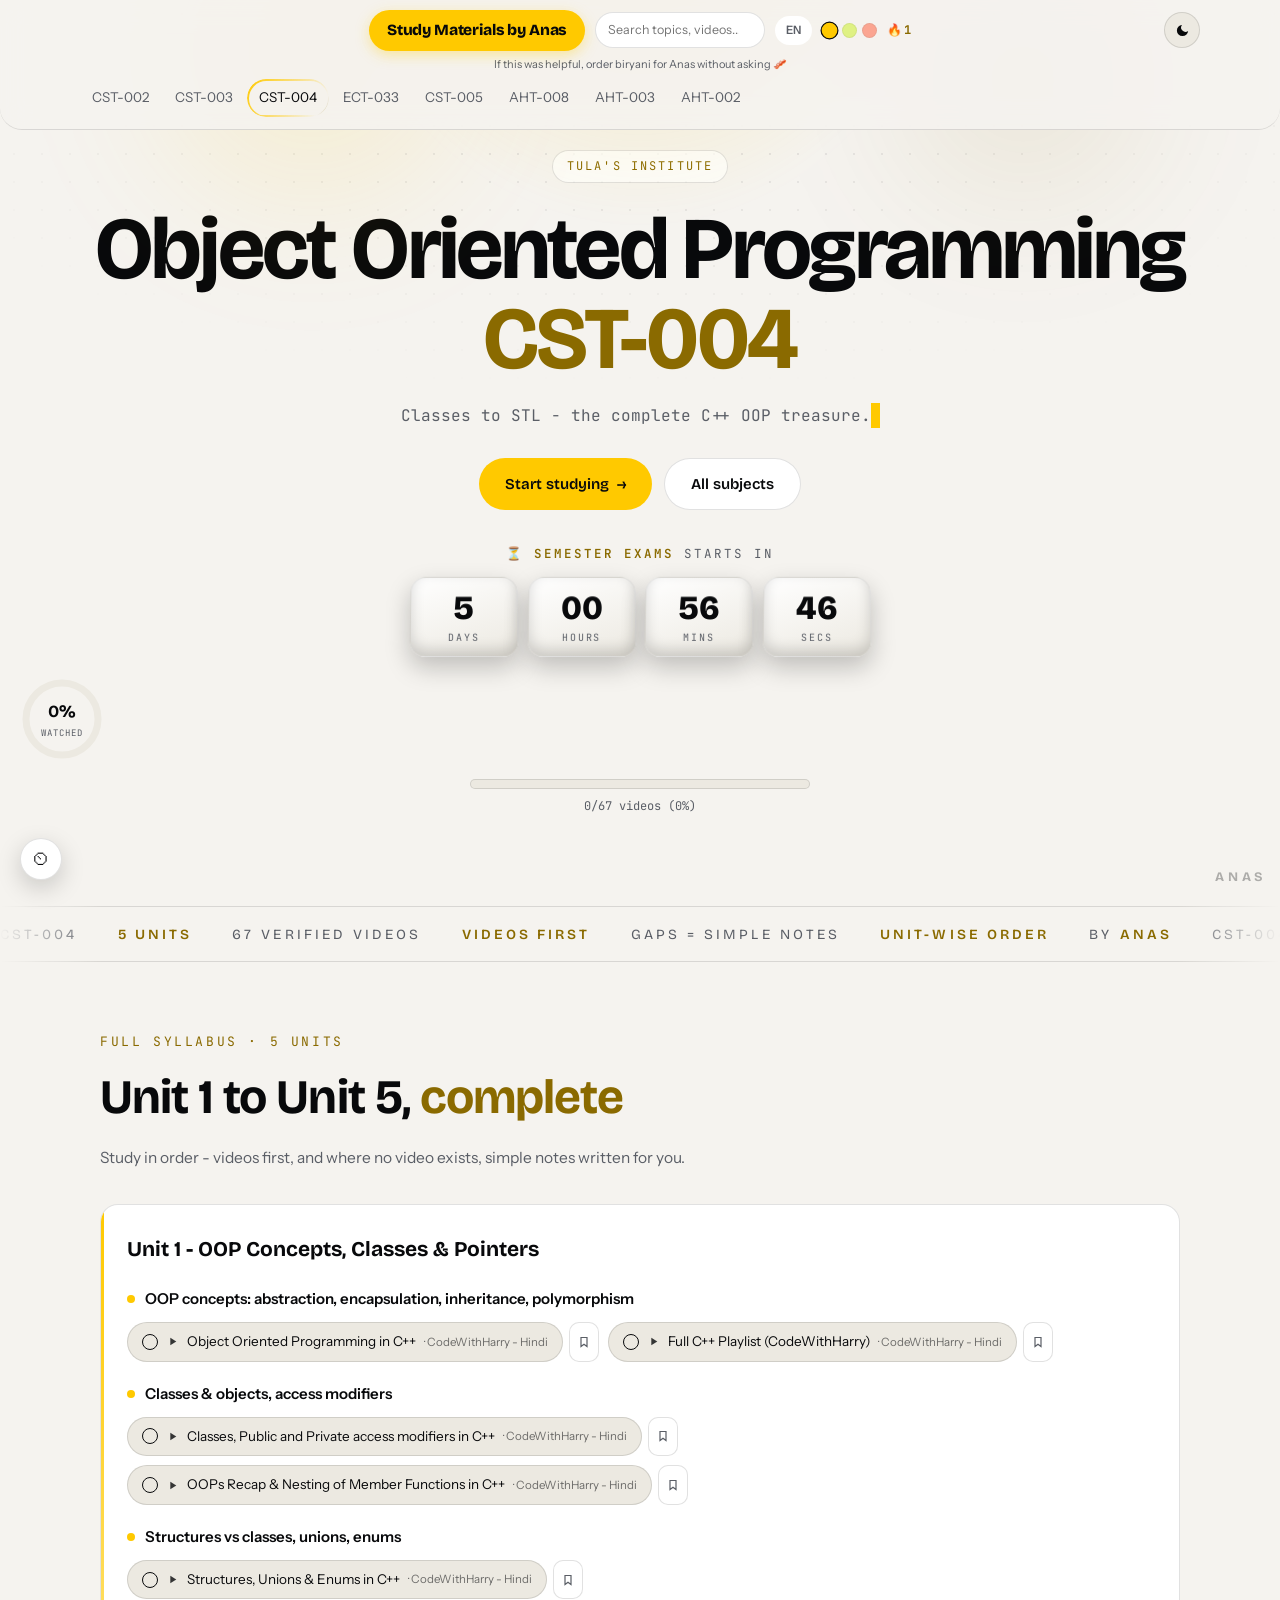
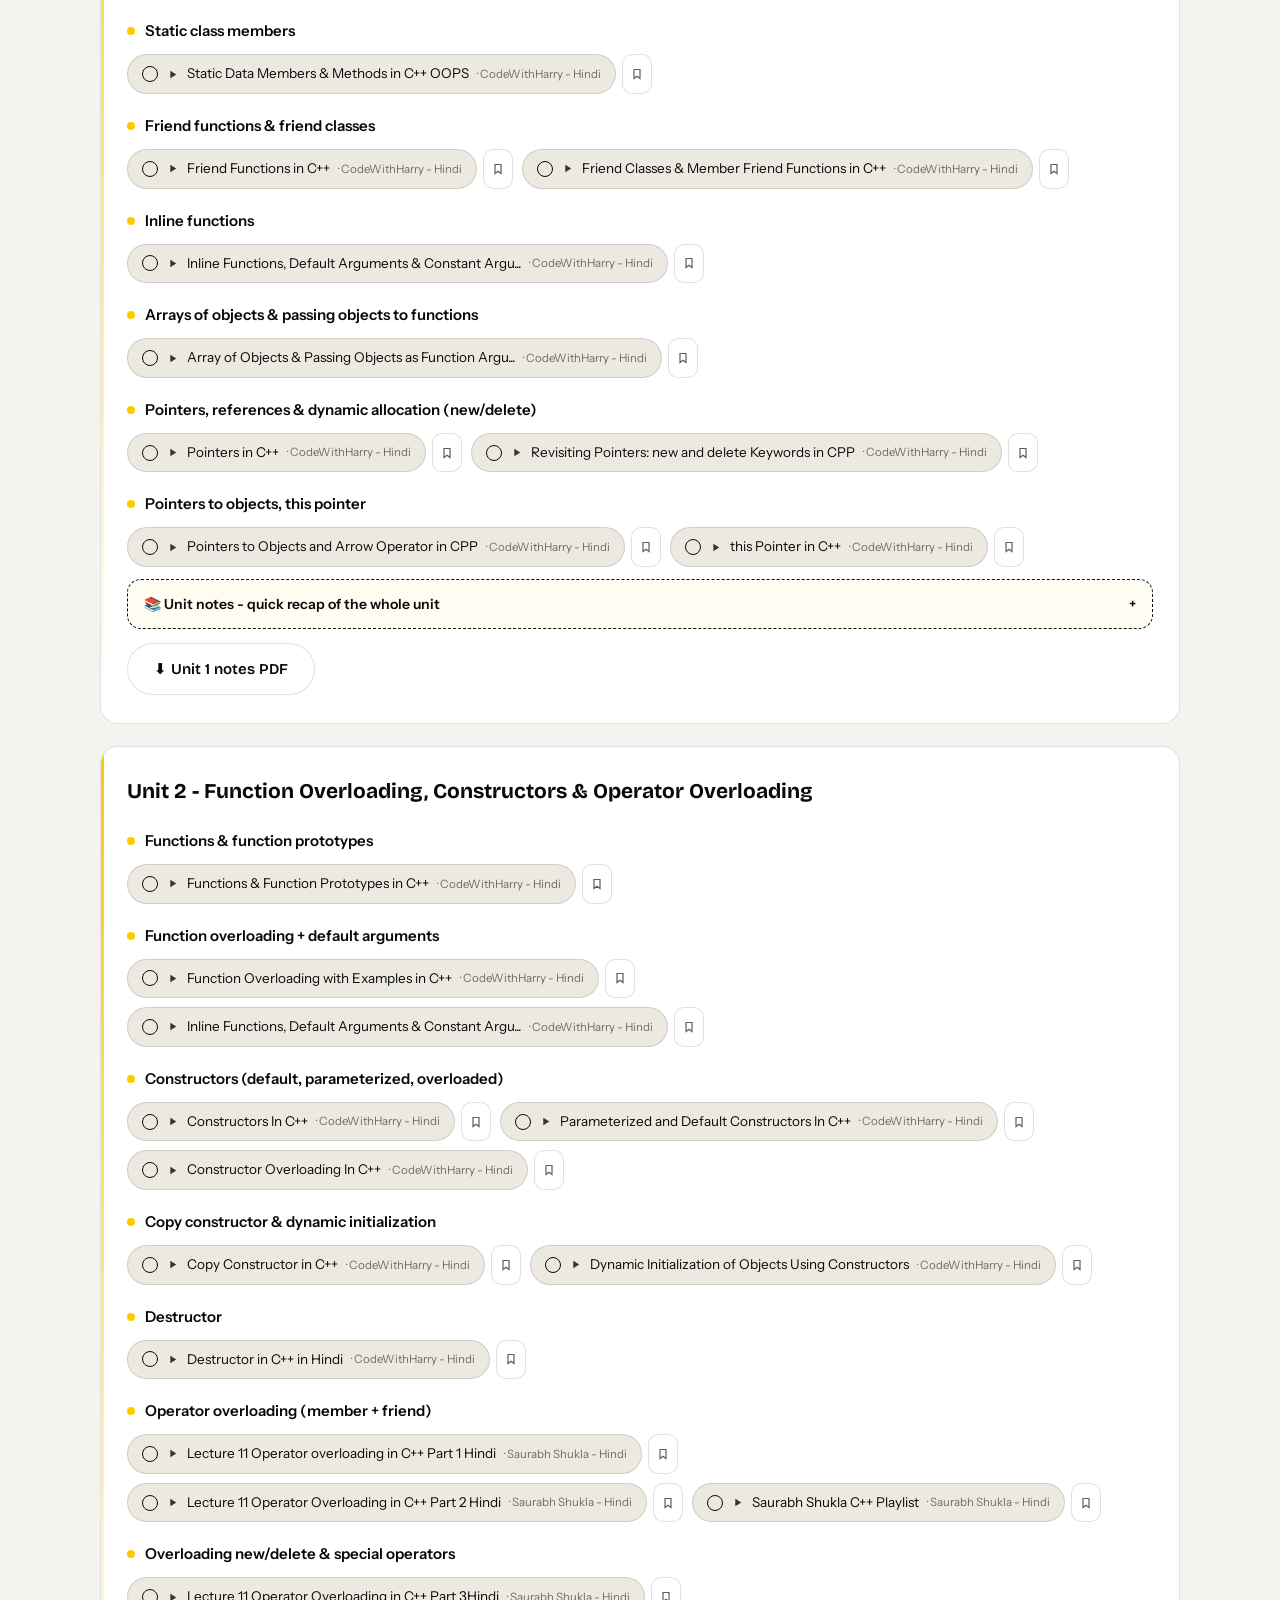
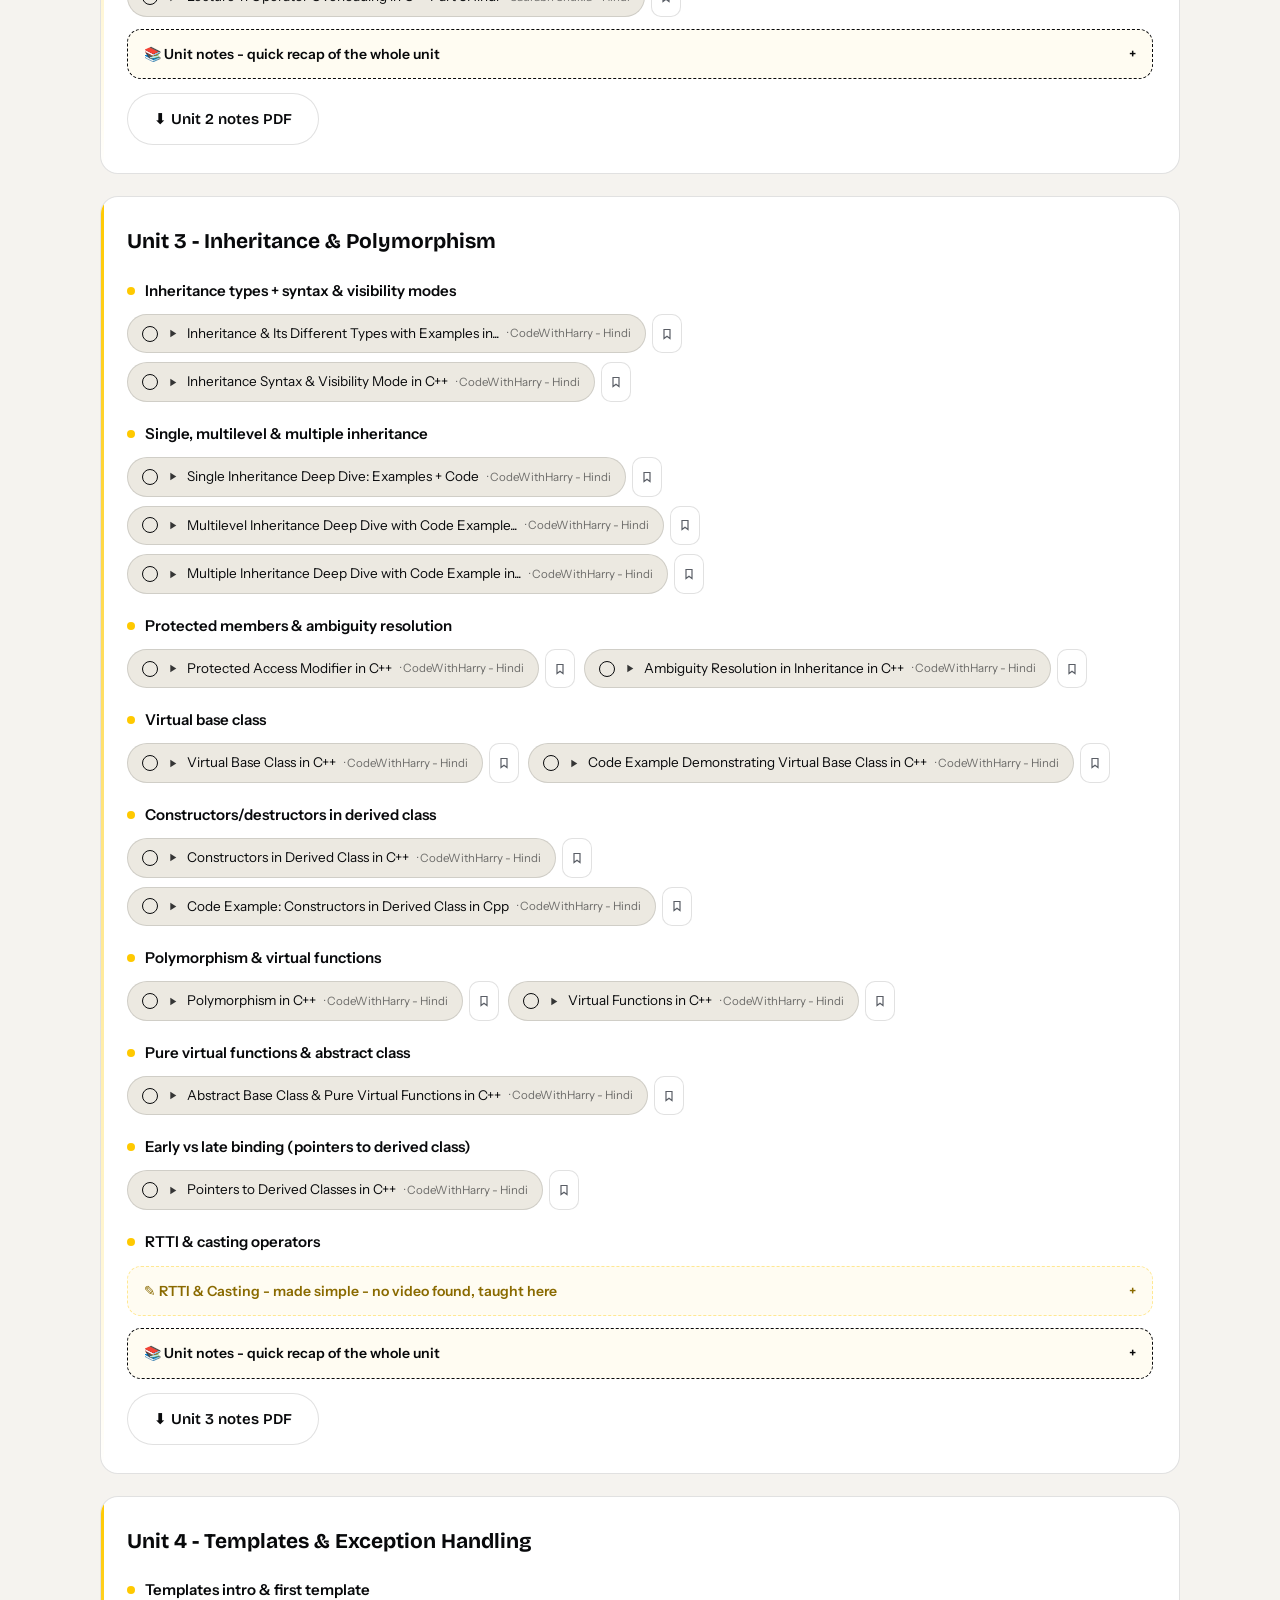
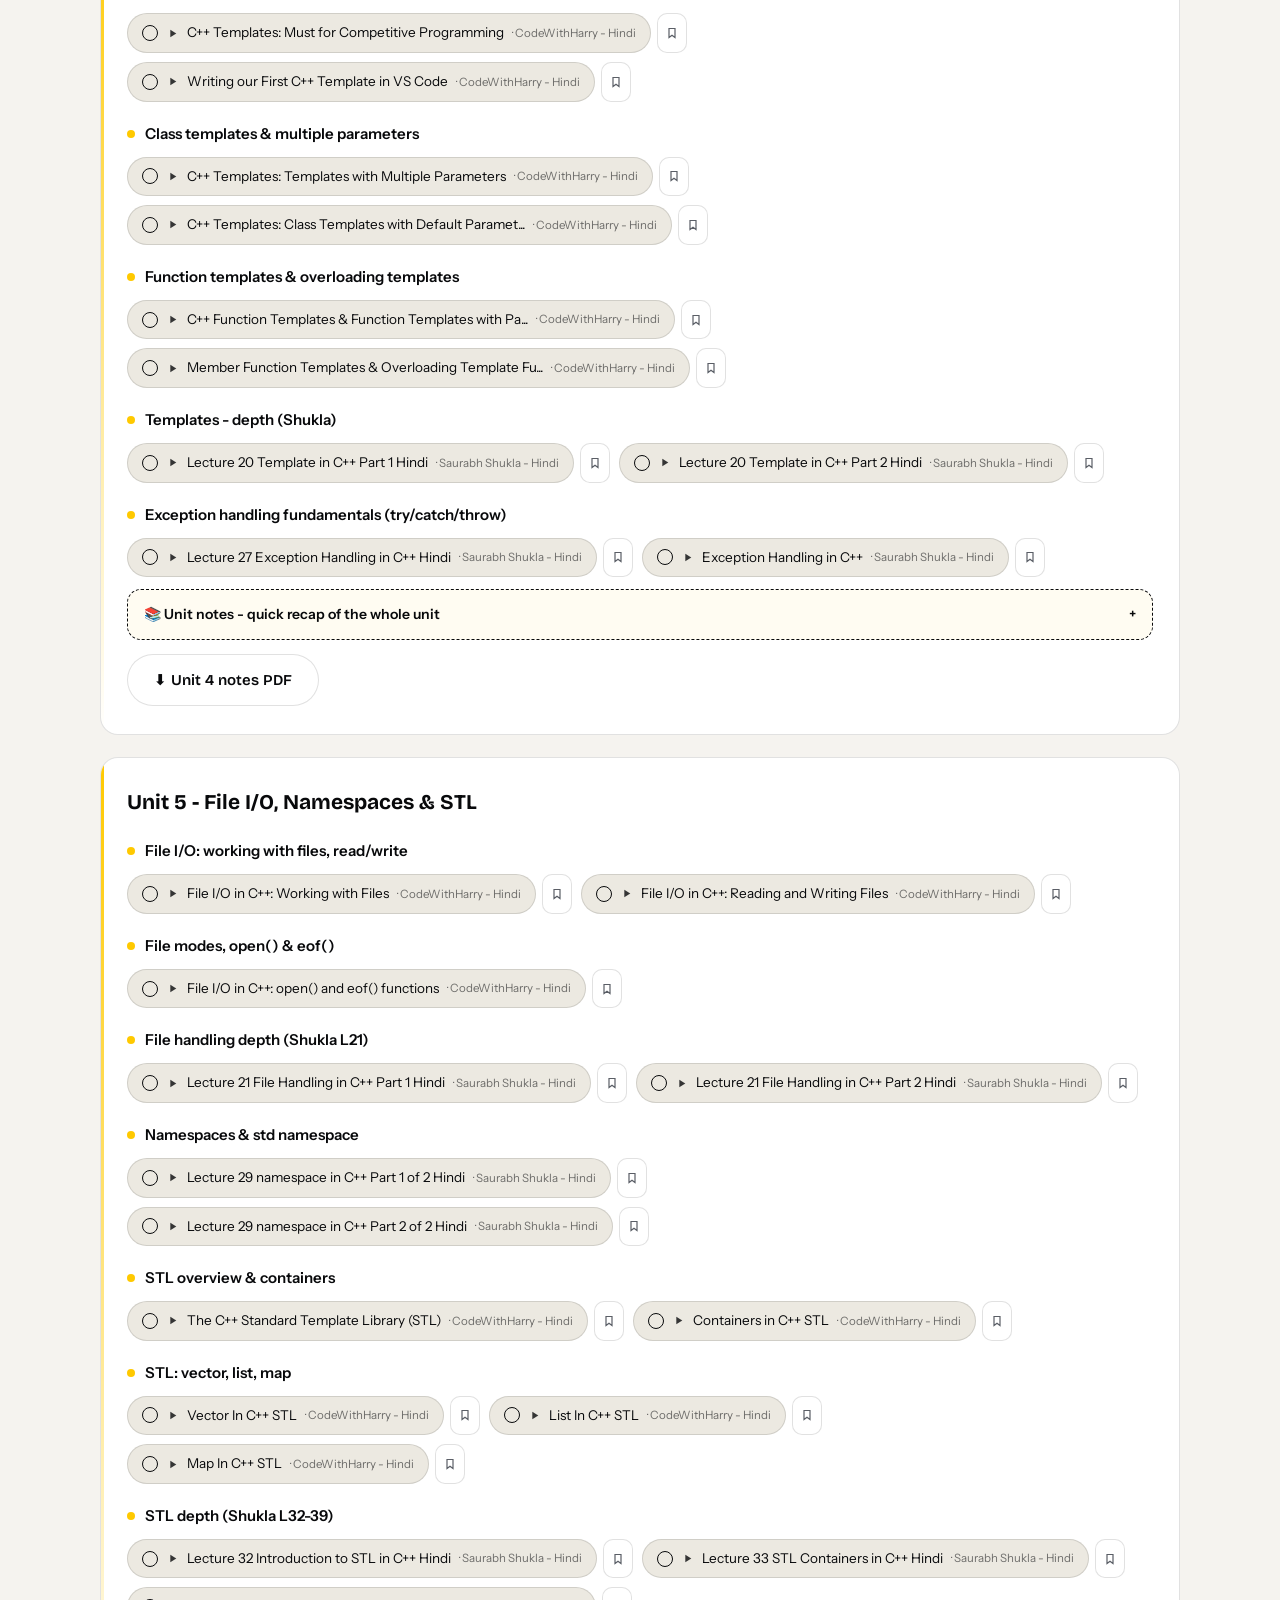
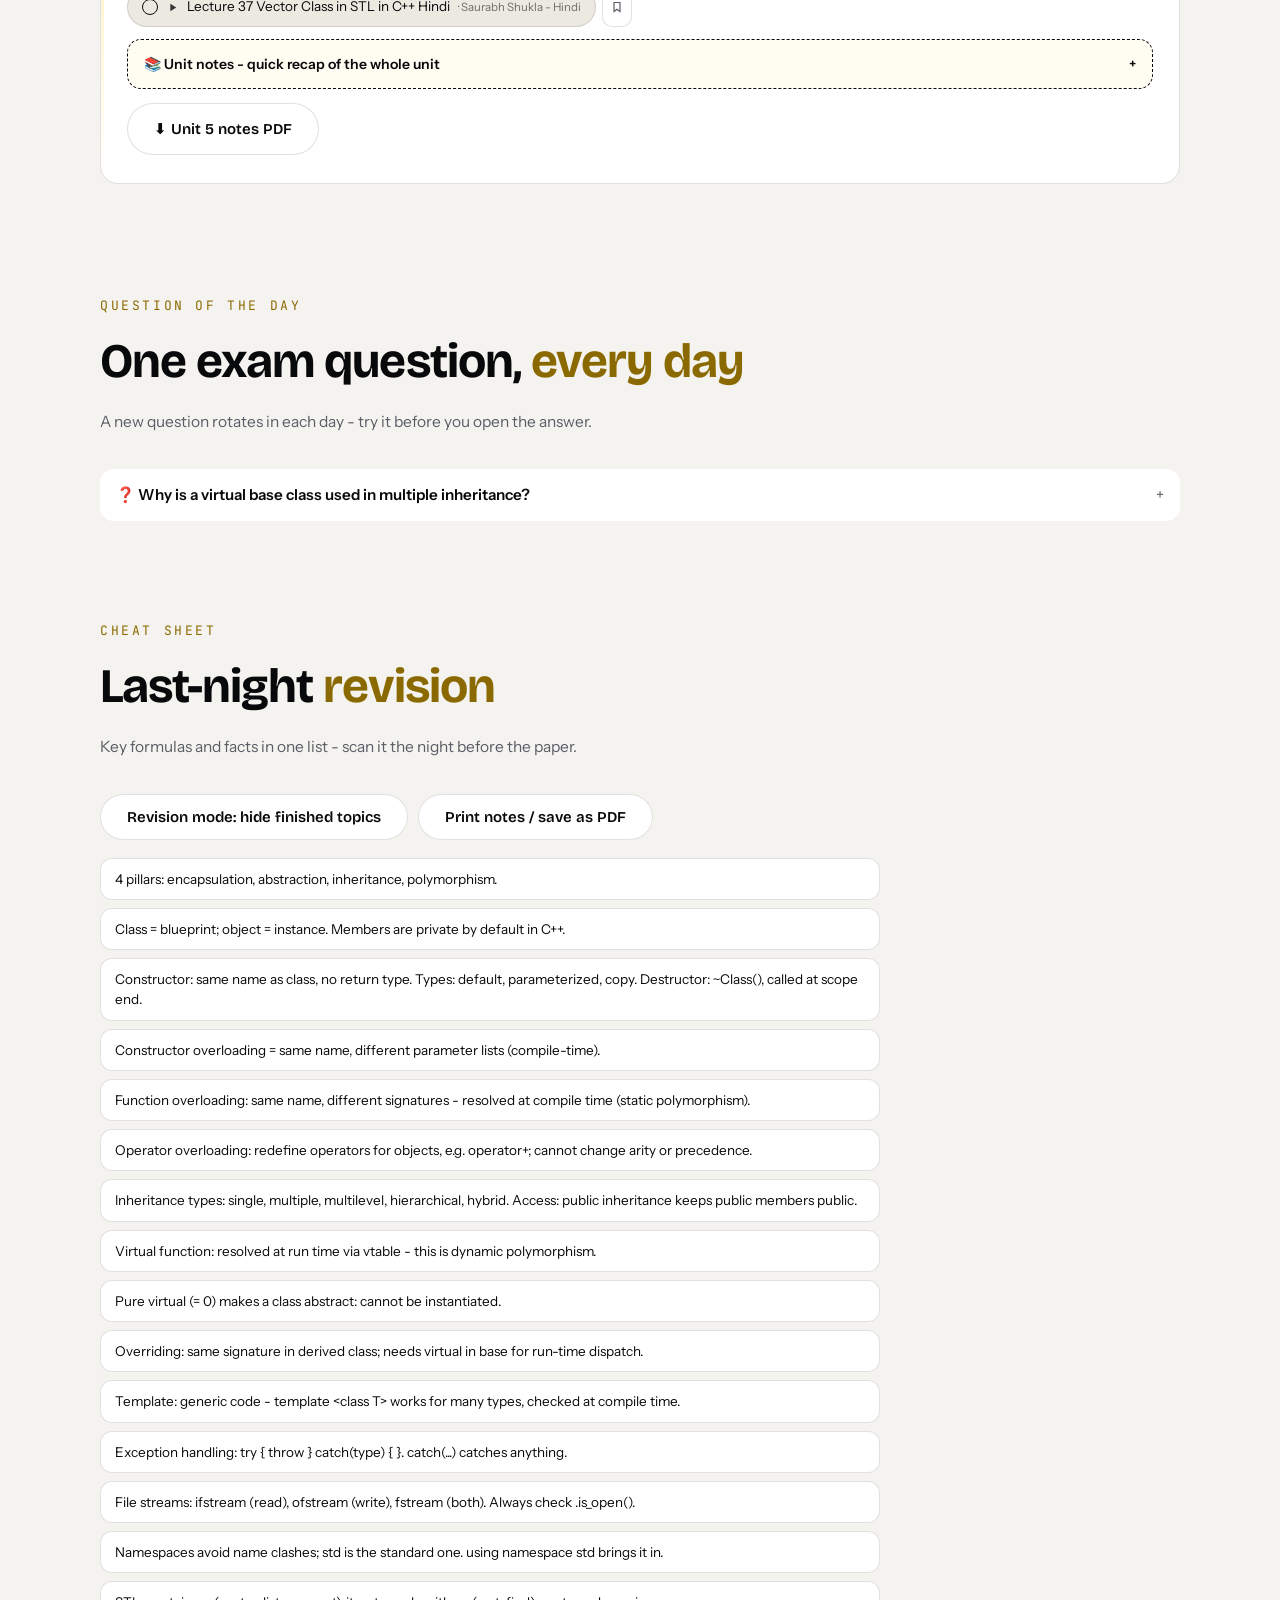
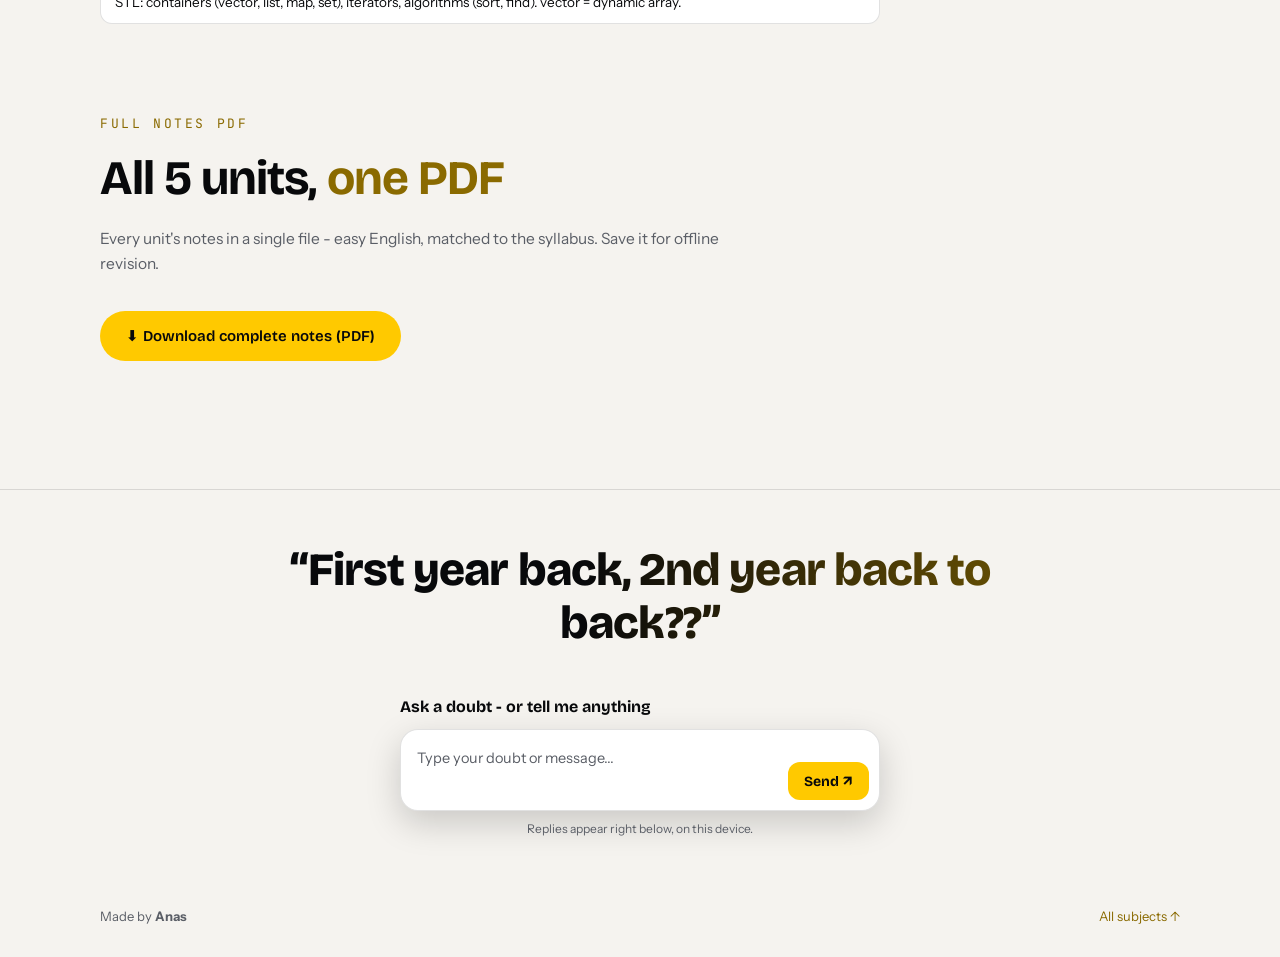
<file: subjects/oop.html>
<!DOCTYPE html>
<html lang="en" data-theme="oop" data-palette="p1">
<head>
<meta charset="UTF-8">
<meta name="viewport" content="width=device-width, initial-scale=1.0">
<title>Object Oriented Programming (CST-004) - Study Material</title>
<meta name="description" content="Complete Object Oriented Programming CST-004 syllabus - best YouTube videos and simple notes, unit-wise.">
<link rel="canonical" href="https://anasamin822-dotcom.github.io/study-materials/subjects/oop.html">
<link rel="manifest" href="../manifest.webmanifest">
<meta name="theme-color" content="#0B0B0F">
<link rel="apple-touch-icon" href="../assets/icon-192.png">
<link rel="icon" href="data:image/svg+xml,%3Csvg xmlns='http://www.w3.org/2000/svg' viewBox='0 0 100 100'%3E%3Ctext y='.9em' font-size='90' font-family='sans-serif' font-weight='bold' fill='%23FFC900'%3EA%3C/text%3E%3C/svg%3E">
<link rel="preconnect" href="https://fonts.googleapis.com">
<link rel="preconnect" href="https://fonts.gstatic.com" crossorigin>
<link href="https://fonts.googleapis.com/css2?family=Bricolage+Grotesque:opsz,wght@12..96,400;12..96,600;12..96,700;12..96,800&family=Instrument+Sans:ital,wght@0,400;0,500;0,600;0,700;1,400&family=JetBrains+Mono:wght@400;600&display=swap" rel="stylesheet">
<script src="../assets/mode.js?v=1794459906"></script>
<link rel="stylesheet" href="../assets/style.css?v=1794459906">
</head>
<body data-page="oop" data-slug="oop" data-name="Object Oriented Programming">
<div class="page-loader"><span>Study Materials <b>by Anas</b></span></div>
<div class="dot-bg"></div>
<div class="scroll-progress"></div>
<nav class="nav">
  <div class="nav-row">
    <a class="brand" href="../">Study Materials by Anas</a>
    <div class="nav-tools">
    <div class="nav-search">
      <input type="search" data-search placeholder="Search topics, videos..." aria-label="Search topics and videos" autocomplete="off">
      <div class="search-drop" data-drop hidden></div>
    </div>
    <button class="lang-btn" type="button" data-lang-toggle hidden aria-label="Notes language toggle">EN</button>
    <div class="pal-dots" role="group" aria-label="Colour palette">
      <button type="button" data-pal="p1" style="--dot:#FFC900" aria-label="Amber palette"></button>
      <button type="button" data-pal="p2" style="--dot:#CDF22B" aria-label="Lime palette"></button>
      <button type="button" data-pal="p3" style="--dot:#FF6845" aria-label="Coral palette"></button>
    </div>
    <span class="streak" data-streak hidden title="Day streak">&#128293;<b></b></span>
    <button class="mode-toggle" type="button" aria-label="Light/dark mode toggle" aria-pressed="false"><svg class="moon" width="15" height="15" viewBox="0 0 24 24" fill="currentColor"><path d="M21 12.79A9 9 0 1 1 11.21 3 7 7 0 0 0 21 12.79z"/></svg><svg class="sun" width="16" height="16" viewBox="0 0 24 24" fill="none" stroke="currentColor" stroke-width="2" stroke-linecap="round"><circle cx="12" cy="12" r="4.2" fill="currentColor" stroke="none"/><path d="M12 2v2.5M12 19.5V22M2 12h2.5M19.5 12H22M4.6 4.6l1.8 1.8M17.6 17.6l1.8 1.8M4.6 19.4l1.8-1.8M17.6 6.4l1.8-1.8"/></svg></button>
    </div>
  </div>
  <div class="brand-quote">If this was helpful, order biryani for Anas without asking &#129363;</div>
  <div class="links"><a href="../subjects/discrete.html">CST-002</a><a href="../subjects/dsa.html">CST-003</a><a href="../subjects/oop.html" class="active">CST-004</a><a href="../subjects/de.html">ECT-033</a><a href="../subjects/python.html">CST-005</a><a href="../subjects/uhv.html">AHT-008</a><a href="../subjects/maths.html">AHT-003</a><a href="../subjects/chem.html">AHT-002</a></div>
</nav>
<header class="hero">
  <div class="aurora a1"></div><div class="aurora a2"></div>
  <div class="spotlight"></div>
  <span class="kicker">Tula&#x27;s Institute</span>
  <h1>Object Oriented Programming<br><span class="accent">CST-004</span></h1>
  <div class="type" data-typewriter="Classes to STL - the complete C++ OOP treasure."></div>
  <div class="cta-row">
    <a class="btn btn-primary" data-magnetic href="#content">Start studying <span class="arrow">&rarr;</span></a>
    <a class="btn btn-ghost" data-magnetic href="../">All subjects</a>
  </div>
  <div class="countdown reveal" data-countdown>
  <div class="cd-label">&#9203; <span data-cd-label>CIE 2</span> starts in</div>
  <div class="cd-grid">
    <div class="cd-card"><b data-cd-d>--</b><small>days</small></div>
    <div class="cd-card"><b data-cd-h>--</b><small>hours</small></div>
    <div class="cd-card"><b data-cd-m>--</b><small>mins</small></div>
    <div class="cd-card"><b data-cd-s>--</b><small>secs</small></div>
  </div>
</div>
  <div class="ring-wrap">
    <svg class="ring" viewBox="0 0 84 84" aria-hidden="true">
      <circle class="ring-bg" cx="42" cy="42" r="36"></circle>
      <circle class="ring-fg" cx="42" cy="42" r="36" data-ring-fg></circle>
    </svg>
    <div class="ring-num"><b data-ring-pct>0%</b><small>watched</small></div>
  </div>
  <div class="cta-row" style="margin-top:18px">
    <div style="min-width:240px;max-width:340px;width:100%;background:var(--surface-2);border-radius:999px;height:10px;overflow:hidden;border:1px solid var(--line)">
      <div class="progress-fill" style="height:100%;width:0;background:var(--accent);transition:width .4s"></div>
    </div>
  </div>
  <div class="progress-label" style="margin-top:8px;font-family:var(--font-mono);font-size:12px;color:var(--muted)"></div>
</header>
<div class="marquee"><div class="track">
  <span>CST-004</span><span><b>5 units</b></span><span>67 verified videos</span><span><b>videos first</b></span><span>gaps = simple notes</span><span><b>unit-wise order</b></span><span>by <b>Anas</b></span>
</div></div>
<main class="wrap" id="content">
<section class="section">
  <div class="section-head reveal">
    <div class="num">FULL SYLLABUS &middot; 5 UNITS</div>
    <h2>Unit 1 to Unit 5, <span style="color:var(--accent-strong)">complete</span></h2>
    <p>Study in order - videos first, and where no video exists, simple notes written for you.</p>
  </div>
  <div class="unit reveal">
  <h3>Unit 1 - OOP Concepts, Classes &amp; Pointers</h3>
  <div class="topic reveal" id="t1"><div class="topic-name"><span class="tick"></span>OOP concepts: abstraction, encapsulation, inheritance, polymorphism<button class="tshare" type="button" data-anchor="t1" aria-label="Copy link to this topic" title="Copy link"><svg width="11" height="11" viewBox="0 0 24 24" fill="none" stroke="currentColor" stroke-width="2.2"><path d="M10 13a5 5 0 0 0 7.5.5l3-3a5 5 0 0 0-7-7l-1.7 1.7"/><path d="M14 11a5 5 0 0 0-7.5-.5l-3 3a5 5 0 0 0 7 7l1.7-1.7"/></svg></button></div><div class="pills"><span class="pillwrap"><a class="pill" data-vid="nGJTWaaFdjc" href="https://www.youtube.com/watch?v=nGJTWaaFdjc&amp;list=PLu0W_9lII9agpFUAlPFe_VNSlXW5uE0YL" target="_blank" rel="noopener"><span class="check"></span><svg width="13" height="13" viewBox="0 0 24 24" fill="currentColor"><path d="M8 5v14l11-7z"/></svg><span>Object Oriented Programming in C++</span><span style="opacity:.55;font-size:11.5px">&middot; CodeWithHarry - Hindi</span></a><button class="bmk" type="button" data-bmk="Object Oriented Programming in C++|https://www.youtube.com/watch?v=nGJTWaaFdjc&amp;list=PLu0W_9lII9agpFUAlPFe_VNSlXW5uE0YL|CodeWithHarry - Hindi|nGJTWaaFdjc|oop" aria-label="Bookmark this video" title="Bookmark"><svg width="12" height="12" viewBox="0 0 24 24" fill="none" stroke="currentColor" stroke-width="2.4"><path d="M6 3h12v18l-6-4.5L6 21z"/></svg></button></span><span class="pillwrap"><a class="pill" data-vid="PLu0W_9lII9agpFUAlPFe_VNSlXW5uE0YL" href="https://www.youtube.com/playlist?list=PLu0W_9lII9agpFUAlPFe_VNSlXW5uE0YL" target="_blank" rel="noopener"><span class="check"></span><svg width="13" height="13" viewBox="0 0 24 24" fill="currentColor"><path d="M8 5v14l11-7z"/></svg><span>Full C++ Playlist (CodeWithHarry)</span><span style="opacity:.55;font-size:11.5px">&middot; CodeWithHarry - Hindi</span></a><button class="bmk" type="button" data-bmk="Full C++ Playlist (CodeWithHarry)|https://www.youtube.com/playlist?list=PLu0W_9lII9agpFUAlPFe_VNSlXW5uE0YL|CodeWithHarry - Hindi|PLu0W_9lII9agpFUAlPFe_VNSlXW5uE0YL|oop" aria-label="Bookmark this video" title="Bookmark"><svg width="12" height="12" viewBox="0 0 24 24" fill="none" stroke="currentColor" stroke-width="2.4"><path d="M6 3h12v18l-6-4.5L6 21z"/></svg></button></span></div></div><div class="topic reveal" id="t2"><div class="topic-name"><span class="tick"></span>Classes &amp; objects, access modifiers<button class="tshare" type="button" data-anchor="t2" aria-label="Copy link to this topic" title="Copy link"><svg width="11" height="11" viewBox="0 0 24 24" fill="none" stroke="currentColor" stroke-width="2.2"><path d="M10 13a5 5 0 0 0 7.5.5l3-3a5 5 0 0 0-7-7l-1.7 1.7"/><path d="M14 11a5 5 0 0 0-7.5-.5l-3 3a5 5 0 0 0 7 7l1.7-1.7"/></svg></button></div><div class="pills"><span class="pillwrap"><a class="pill" data-vid="tL8vnfFFzVQ" href="https://www.youtube.com/watch?v=tL8vnfFFzVQ&amp;list=PLu0W_9lII9agpFUAlPFe_VNSlXW5uE0YL" target="_blank" rel="noopener"><span class="check"></span><svg width="13" height="13" viewBox="0 0 24 24" fill="currentColor"><path d="M8 5v14l11-7z"/></svg><span>Classes, Public and Private access modifiers in C++</span><span style="opacity:.55;font-size:11.5px">&middot; CodeWithHarry - Hindi</span></a><button class="bmk" type="button" data-bmk="Classes, Public and Private access modifiers in C++|https://www.youtube.com/watch?v=tL8vnfFFzVQ&amp;list=PLu0W_9lII9agpFUAlPFe_VNSlXW5uE0YL|CodeWithHarry - Hindi|tL8vnfFFzVQ|oop" aria-label="Bookmark this video" title="Bookmark"><svg width="12" height="12" viewBox="0 0 24 24" fill="none" stroke="currentColor" stroke-width="2.4"><path d="M6 3h12v18l-6-4.5L6 21z"/></svg></button></span><span class="pillwrap"><a class="pill" data-vid="d363dW0AeS8" href="https://www.youtube.com/watch?v=d363dW0AeS8&amp;list=PLu0W_9lII9agpFUAlPFe_VNSlXW5uE0YL" target="_blank" rel="noopener"><span class="check"></span><svg width="13" height="13" viewBox="0 0 24 24" fill="currentColor"><path d="M8 5v14l11-7z"/></svg><span>OOPs Recap &amp; Nesting of Member Functions in C++</span><span style="opacity:.55;font-size:11.5px">&middot; CodeWithHarry - Hindi</span></a><button class="bmk" type="button" data-bmk="OOPs Recap &amp; Nesting of Member Functions in C++|https://www.youtube.com/watch?v=d363dW0AeS8&amp;list=PLu0W_9lII9agpFUAlPFe_VNSlXW5uE0YL|CodeWithHarry - Hindi|d363dW0AeS8|oop" aria-label="Bookmark this video" title="Bookmark"><svg width="12" height="12" viewBox="0 0 24 24" fill="none" stroke="currentColor" stroke-width="2.4"><path d="M6 3h12v18l-6-4.5L6 21z"/></svg></button></span></div></div><div class="topic reveal" id="t3"><div class="topic-name"><span class="tick"></span>Structures vs classes, unions, enums<button class="tshare" type="button" data-anchor="t3" aria-label="Copy link to this topic" title="Copy link"><svg width="11" height="11" viewBox="0 0 24 24" fill="none" stroke="currentColor" stroke-width="2.2"><path d="M10 13a5 5 0 0 0 7.5.5l3-3a5 5 0 0 0-7-7l-1.7 1.7"/><path d="M14 11a5 5 0 0 0-7.5-.5l-3 3a5 5 0 0 0 7 7l1.7-1.7"/></svg></button></div><div class="pills"><span class="pillwrap"><a class="pill" data-vid="jCfR7CFlzts" href="https://www.youtube.com/watch?v=jCfR7CFlzts&amp;list=PLu0W_9lII9agpFUAlPFe_VNSlXW5uE0YL" target="_blank" rel="noopener"><span class="check"></span><svg width="13" height="13" viewBox="0 0 24 24" fill="currentColor"><path d="M8 5v14l11-7z"/></svg><span>Structures, Unions &amp; Enums in C++</span><span style="opacity:.55;font-size:11.5px">&middot; CodeWithHarry - Hindi</span></a><button class="bmk" type="button" data-bmk="Structures, Unions &amp; Enums in C++|https://www.youtube.com/watch?v=jCfR7CFlzts&amp;list=PLu0W_9lII9agpFUAlPFe_VNSlXW5uE0YL|CodeWithHarry - Hindi|jCfR7CFlzts|oop" aria-label="Bookmark this video" title="Bookmark"><svg width="12" height="12" viewBox="0 0 24 24" fill="none" stroke="currentColor" stroke-width="2.4"><path d="M6 3h12v18l-6-4.5L6 21z"/></svg></button></span></div></div><div class="topic reveal" id="t4"><div class="topic-name"><span class="tick"></span>Static class members<button class="tshare" type="button" data-anchor="t4" aria-label="Copy link to this topic" title="Copy link"><svg width="11" height="11" viewBox="0 0 24 24" fill="none" stroke="currentColor" stroke-width="2.2"><path d="M10 13a5 5 0 0 0 7.5.5l3-3a5 5 0 0 0-7-7l-1.7 1.7"/><path d="M14 11a5 5 0 0 0-7.5-.5l-3 3a5 5 0 0 0 7 7l1.7-1.7"/></svg></button></div><div class="pills"><span class="pillwrap"><a class="pill" data-vid="QcLI2zGVYFo" href="https://www.youtube.com/watch?v=QcLI2zGVYFo&amp;list=PLu0W_9lII9agpFUAlPFe_VNSlXW5uE0YL" target="_blank" rel="noopener"><span class="check"></span><svg width="13" height="13" viewBox="0 0 24 24" fill="currentColor"><path d="M8 5v14l11-7z"/></svg><span>Static Data Members &amp; Methods in C++ OOPS</span><span style="opacity:.55;font-size:11.5px">&middot; CodeWithHarry - Hindi</span></a><button class="bmk" type="button" data-bmk="Static Data Members &amp; Methods in C++ OOPS|https://www.youtube.com/watch?v=QcLI2zGVYFo&amp;list=PLu0W_9lII9agpFUAlPFe_VNSlXW5uE0YL|CodeWithHarry - Hindi|QcLI2zGVYFo|oop" aria-label="Bookmark this video" title="Bookmark"><svg width="12" height="12" viewBox="0 0 24 24" fill="none" stroke="currentColor" stroke-width="2.4"><path d="M6 3h12v18l-6-4.5L6 21z"/></svg></button></span></div></div><div class="topic reveal" id="t5"><div class="topic-name"><span class="tick"></span>Friend functions &amp; friend classes<button class="tshare" type="button" data-anchor="t5" aria-label="Copy link to this topic" title="Copy link"><svg width="11" height="11" viewBox="0 0 24 24" fill="none" stroke="currentColor" stroke-width="2.2"><path d="M10 13a5 5 0 0 0 7.5.5l3-3a5 5 0 0 0-7-7l-1.7 1.7"/><path d="M14 11a5 5 0 0 0-7.5-.5l-3 3a5 5 0 0 0 7 7l1.7-1.7"/></svg></button></div><div class="pills"><span class="pillwrap"><a class="pill" data-vid="HK6gnkQIgqI" href="https://www.youtube.com/watch?v=HK6gnkQIgqI&amp;list=PLu0W_9lII9agpFUAlPFe_VNSlXW5uE0YL" target="_blank" rel="noopener"><span class="check"></span><svg width="13" height="13" viewBox="0 0 24 24" fill="currentColor"><path d="M8 5v14l11-7z"/></svg><span>Friend Functions in C++</span><span style="opacity:.55;font-size:11.5px">&middot; CodeWithHarry - Hindi</span></a><button class="bmk" type="button" data-bmk="Friend Functions in C++|https://www.youtube.com/watch?v=HK6gnkQIgqI&amp;list=PLu0W_9lII9agpFUAlPFe_VNSlXW5uE0YL|CodeWithHarry - Hindi|HK6gnkQIgqI|oop" aria-label="Bookmark this video" title="Bookmark"><svg width="12" height="12" viewBox="0 0 24 24" fill="none" stroke="currentColor" stroke-width="2.4"><path d="M6 3h12v18l-6-4.5L6 21z"/></svg></button></span><span class="pillwrap"><a class="pill" data-vid="Tk-4KUoatg8" href="https://www.youtube.com/watch?v=Tk-4KUoatg8&amp;list=PLu0W_9lII9agpFUAlPFe_VNSlXW5uE0YL" target="_blank" rel="noopener"><span class="check"></span><svg width="13" height="13" viewBox="0 0 24 24" fill="currentColor"><path d="M8 5v14l11-7z"/></svg><span>Friend Classes &amp; Member Friend Functions in C++</span><span style="opacity:.55;font-size:11.5px">&middot; CodeWithHarry - Hindi</span></a><button class="bmk" type="button" data-bmk="Friend Classes &amp; Member Friend Functions in C++|https://www.youtube.com/watch?v=Tk-4KUoatg8&amp;list=PLu0W_9lII9agpFUAlPFe_VNSlXW5uE0YL|CodeWithHarry - Hindi|Tk-4KUoatg8|oop" aria-label="Bookmark this video" title="Bookmark"><svg width="12" height="12" viewBox="0 0 24 24" fill="none" stroke="currentColor" stroke-width="2.4"><path d="M6 3h12v18l-6-4.5L6 21z"/></svg></button></span></div></div><div class="topic reveal" id="t6"><div class="topic-name"><span class="tick"></span>Inline functions<button class="tshare" type="button" data-anchor="t6" aria-label="Copy link to this topic" title="Copy link"><svg width="11" height="11" viewBox="0 0 24 24" fill="none" stroke="currentColor" stroke-width="2.2"><path d="M10 13a5 5 0 0 0 7.5.5l3-3a5 5 0 0 0-7-7l-1.7 1.7"/><path d="M14 11a5 5 0 0 0-7.5-.5l-3 3a5 5 0 0 0 7 7l1.7-1.7"/></svg></button></div><div class="pills"><span class="pillwrap"><a class="pill" data-vid="oVvvwEx-gBw" href="https://www.youtube.com/watch?v=oVvvwEx-gBw&amp;list=PLu0W_9lII9agpFUAlPFe_VNSlXW5uE0YL" target="_blank" rel="noopener"><span class="check"></span><svg width="13" height="13" viewBox="0 0 24 24" fill="currentColor"><path d="M8 5v14l11-7z"/></svg><span>Inline Functions, Default Arguments &amp; Constant Argu...</span><span style="opacity:.55;font-size:11.5px">&middot; CodeWithHarry - Hindi</span></a><button class="bmk" type="button" data-bmk="Inline Functions, Default Arguments &amp; Constant Argu...|https://www.youtube.com/watch?v=oVvvwEx-gBw&amp;list=PLu0W_9lII9agpFUAlPFe_VNSlXW5uE0YL|CodeWithHarry - Hindi|oVvvwEx-gBw|oop" aria-label="Bookmark this video" title="Bookmark"><svg width="12" height="12" viewBox="0 0 24 24" fill="none" stroke="currentColor" stroke-width="2.4"><path d="M6 3h12v18l-6-4.5L6 21z"/></svg></button></span></div></div><div class="topic reveal" id="t7"><div class="topic-name"><span class="tick"></span>Arrays of objects &amp; passing objects to functions<button class="tshare" type="button" data-anchor="t7" aria-label="Copy link to this topic" title="Copy link"><svg width="11" height="11" viewBox="0 0 24 24" fill="none" stroke="currentColor" stroke-width="2.2"><path d="M10 13a5 5 0 0 0 7.5.5l3-3a5 5 0 0 0-7-7l-1.7 1.7"/><path d="M14 11a5 5 0 0 0-7.5-.5l-3 3a5 5 0 0 0 7 7l1.7-1.7"/></svg></button></div><div class="pills"><span class="pillwrap"><a class="pill" data-vid="aKnc1A5NOKo" href="https://www.youtube.com/watch?v=aKnc1A5NOKo&amp;list=PLu0W_9lII9agpFUAlPFe_VNSlXW5uE0YL" target="_blank" rel="noopener"><span class="check"></span><svg width="13" height="13" viewBox="0 0 24 24" fill="currentColor"><path d="M8 5v14l11-7z"/></svg><span>Array of Objects &amp; Passing Objects as Function Argu...</span><span style="opacity:.55;font-size:11.5px">&middot; CodeWithHarry - Hindi</span></a><button class="bmk" type="button" data-bmk="Array of Objects &amp; Passing Objects as Function Argu...|https://www.youtube.com/watch?v=aKnc1A5NOKo&amp;list=PLu0W_9lII9agpFUAlPFe_VNSlXW5uE0YL|CodeWithHarry - Hindi|aKnc1A5NOKo|oop" aria-label="Bookmark this video" title="Bookmark"><svg width="12" height="12" viewBox="0 0 24 24" fill="none" stroke="currentColor" stroke-width="2.4"><path d="M6 3h12v18l-6-4.5L6 21z"/></svg></button></span></div></div><div class="topic reveal" id="t8"><div class="topic-name"><span class="tick"></span>Pointers, references &amp; dynamic allocation (new/delete)<button class="tshare" type="button" data-anchor="t8" aria-label="Copy link to this topic" title="Copy link"><svg width="11" height="11" viewBox="0 0 24 24" fill="none" stroke="currentColor" stroke-width="2.2"><path d="M10 13a5 5 0 0 0 7.5.5l3-3a5 5 0 0 0-7-7l-1.7 1.7"/><path d="M14 11a5 5 0 0 0-7.5-.5l-3 3a5 5 0 0 0 7 7l1.7-1.7"/></svg></button></div><div class="pills"><span class="pillwrap"><a class="pill" data-vid="EvYmTCx9BFs" href="https://www.youtube.com/watch?v=EvYmTCx9BFs&amp;list=PLu0W_9lII9agpFUAlPFe_VNSlXW5uE0YL" target="_blank" rel="noopener"><span class="check"></span><svg width="13" height="13" viewBox="0 0 24 24" fill="currentColor"><path d="M8 5v14l11-7z"/></svg><span>Pointers in C++</span><span style="opacity:.55;font-size:11.5px">&middot; CodeWithHarry - Hindi</span></a><button class="bmk" type="button" data-bmk="Pointers in C++|https://www.youtube.com/watch?v=EvYmTCx9BFs&amp;list=PLu0W_9lII9agpFUAlPFe_VNSlXW5uE0YL|CodeWithHarry - Hindi|EvYmTCx9BFs|oop" aria-label="Bookmark this video" title="Bookmark"><svg width="12" height="12" viewBox="0 0 24 24" fill="none" stroke="currentColor" stroke-width="2.4"><path d="M6 3h12v18l-6-4.5L6 21z"/></svg></button></span><span class="pillwrap"><a class="pill" data-vid="2Y0b9nFA9s8" href="https://www.youtube.com/watch?v=2Y0b9nFA9s8&amp;list=PLu0W_9lII9agpFUAlPFe_VNSlXW5uE0YL" target="_blank" rel="noopener"><span class="check"></span><svg width="13" height="13" viewBox="0 0 24 24" fill="currentColor"><path d="M8 5v14l11-7z"/></svg><span>Revisiting Pointers: new and delete Keywords in CPP</span><span style="opacity:.55;font-size:11.5px">&middot; CodeWithHarry - Hindi</span></a><button class="bmk" type="button" data-bmk="Revisiting Pointers: new and delete Keywords in CPP|https://www.youtube.com/watch?v=2Y0b9nFA9s8&amp;list=PLu0W_9lII9agpFUAlPFe_VNSlXW5uE0YL|CodeWithHarry - Hindi|2Y0b9nFA9s8|oop" aria-label="Bookmark this video" title="Bookmark"><svg width="12" height="12" viewBox="0 0 24 24" fill="none" stroke="currentColor" stroke-width="2.4"><path d="M6 3h12v18l-6-4.5L6 21z"/></svg></button></span></div></div><div class="topic reveal" id="t9"><div class="topic-name"><span class="tick"></span>Pointers to objects, this pointer<button class="tshare" type="button" data-anchor="t9" aria-label="Copy link to this topic" title="Copy link"><svg width="11" height="11" viewBox="0 0 24 24" fill="none" stroke="currentColor" stroke-width="2.2"><path d="M10 13a5 5 0 0 0 7.5.5l3-3a5 5 0 0 0-7-7l-1.7 1.7"/><path d="M14 11a5 5 0 0 0-7.5-.5l-3 3a5 5 0 0 0 7 7l1.7-1.7"/></svg></button></div><div class="pills"><span class="pillwrap"><a class="pill" data-vid="ANpUQgyRPKk" href="https://www.youtube.com/watch?v=ANpUQgyRPKk&amp;list=PLu0W_9lII9agpFUAlPFe_VNSlXW5uE0YL" target="_blank" rel="noopener"><span class="check"></span><svg width="13" height="13" viewBox="0 0 24 24" fill="currentColor"><path d="M8 5v14l11-7z"/></svg><span>Pointers to Objects and Arrow Operator in CPP</span><span style="opacity:.55;font-size:11.5px">&middot; CodeWithHarry - Hindi</span></a><button class="bmk" type="button" data-bmk="Pointers to Objects and Arrow Operator in CPP|https://www.youtube.com/watch?v=ANpUQgyRPKk&amp;list=PLu0W_9lII9agpFUAlPFe_VNSlXW5uE0YL|CodeWithHarry - Hindi|ANpUQgyRPKk|oop" aria-label="Bookmark this video" title="Bookmark"><svg width="12" height="12" viewBox="0 0 24 24" fill="none" stroke="currentColor" stroke-width="2.4"><path d="M6 3h12v18l-6-4.5L6 21z"/></svg></button></span><span class="pillwrap"><a class="pill" data-vid="cEOfK_L4gGA" href="https://www.youtube.com/watch?v=cEOfK_L4gGA&amp;list=PLu0W_9lII9agpFUAlPFe_VNSlXW5uE0YL" target="_blank" rel="noopener"><span class="check"></span><svg width="13" height="13" viewBox="0 0 24 24" fill="currentColor"><path d="M8 5v14l11-7z"/></svg><span>this Pointer in C++</span><span style="opacity:.55;font-size:11.5px">&middot; CodeWithHarry - Hindi</span></a><button class="bmk" type="button" data-bmk="this Pointer in C++|https://www.youtube.com/watch?v=cEOfK_L4gGA&amp;list=PLu0W_9lII9agpFUAlPFe_VNSlXW5uE0YL|CodeWithHarry - Hindi|cEOfK_L4gGA|oop" aria-label="Bookmark this video" title="Bookmark"><svg width="12" height="12" viewBox="0 0 24 24" fill="none" stroke="currentColor" stroke-width="2.4"><path d="M6 3h12v18l-6-4.5L6 21z"/></svg></button></span></div></div>
  <details class="note unit-note"><summary>&#128218; Unit notes - quick recap of the whole unit<span class="plus">+</span></summary>
<div class="note-body"><p><b>What this unit covers:</b> the four pillars of OOP, how C++ classes and objects work, and pointers - the foundation for everything after.</p>
<p><b>Key ideas:</b> <b>Encapsulation</b> = data and functions bundled in one class; <b>abstraction</b> = show what, hide how; <b>inheritance</b> = reuse by deriving classes; <b>polymorphism</b> = same name, many behaviours. A <b>class</b> is a blueprint, an <b>object</b> its instance. Access specifiers: <b>private</b> (default - only inside the class), <b>public</b> (anywhere), <b>protected</b> (class + derived classes). A <b>pointer</b> stores an address: * declares/dereferences, &amp; takes an address. <b>new/delete</b> manage heap memory, the <b>this</b> pointer points to the calling object. A <b>reference</b> is an alias - must be initialised and cannot be reseated.</p>
<p><b>Exam pointers:</b> "explain the four pillars with examples" is the classic theory question. Expect small code outputs using pointers (* and &amp;) and a class with private data accessed through public member functions. Know the default specifier: class = private, struct = public.</p></div></details>
  <a class="btn btn-ghost unit-pdf" href="../notes/oop-unit-1-notes.pdf" download>&#11015; Unit 1 notes PDF</a>
</div><div class="unit reveal">
  <h3>Unit 2 - Function Overloading, Constructors &amp; Operator Overloading</h3>
  <div class="topic reveal" id="t10"><div class="topic-name"><span class="tick"></span>Functions &amp; function prototypes<button class="tshare" type="button" data-anchor="t10" aria-label="Copy link to this topic" title="Copy link"><svg width="11" height="11" viewBox="0 0 24 24" fill="none" stroke="currentColor" stroke-width="2.2"><path d="M10 13a5 5 0 0 0 7.5.5l3-3a5 5 0 0 0-7-7l-1.7 1.7"/><path d="M14 11a5 5 0 0 0-7.5-.5l-3 3a5 5 0 0 0 7 7l1.7-1.7"/></svg></button></div><div class="pills"><span class="pillwrap"><a class="pill" data-vid="RFLFX1boGwo" href="https://www.youtube.com/watch?v=RFLFX1boGwo&amp;list=PLu0W_9lII9agpFUAlPFe_VNSlXW5uE0YL" target="_blank" rel="noopener"><span class="check"></span><svg width="13" height="13" viewBox="0 0 24 24" fill="currentColor"><path d="M8 5v14l11-7z"/></svg><span>Functions &amp; Function Prototypes in C++</span><span style="opacity:.55;font-size:11.5px">&middot; CodeWithHarry - Hindi</span></a><button class="bmk" type="button" data-bmk="Functions &amp; Function Prototypes in C++|https://www.youtube.com/watch?v=RFLFX1boGwo&amp;list=PLu0W_9lII9agpFUAlPFe_VNSlXW5uE0YL|CodeWithHarry - Hindi|RFLFX1boGwo|oop" aria-label="Bookmark this video" title="Bookmark"><svg width="12" height="12" viewBox="0 0 24 24" fill="none" stroke="currentColor" stroke-width="2.4"><path d="M6 3h12v18l-6-4.5L6 21z"/></svg></button></span></div></div><div class="topic reveal" id="t11"><div class="topic-name"><span class="tick"></span>Function overloading + default arguments<button class="tshare" type="button" data-anchor="t11" aria-label="Copy link to this topic" title="Copy link"><svg width="11" height="11" viewBox="0 0 24 24" fill="none" stroke="currentColor" stroke-width="2.2"><path d="M10 13a5 5 0 0 0 7.5.5l3-3a5 5 0 0 0-7-7l-1.7 1.7"/><path d="M14 11a5 5 0 0 0-7.5-.5l-3 3a5 5 0 0 0 7 7l1.7-1.7"/></svg></button></div><div class="pills"><span class="pillwrap"><a class="pill" data-vid="8qZb09suSHY" href="https://www.youtube.com/watch?v=8qZb09suSHY&amp;list=PLu0W_9lII9agpFUAlPFe_VNSlXW5uE0YL" target="_blank" rel="noopener"><span class="check"></span><svg width="13" height="13" viewBox="0 0 24 24" fill="currentColor"><path d="M8 5v14l11-7z"/></svg><span>Function Overloading with Examples in C++</span><span style="opacity:.55;font-size:11.5px">&middot; CodeWithHarry - Hindi</span></a><button class="bmk" type="button" data-bmk="Function Overloading with Examples in C++|https://www.youtube.com/watch?v=8qZb09suSHY&amp;list=PLu0W_9lII9agpFUAlPFe_VNSlXW5uE0YL|CodeWithHarry - Hindi|8qZb09suSHY|oop" aria-label="Bookmark this video" title="Bookmark"><svg width="12" height="12" viewBox="0 0 24 24" fill="none" stroke="currentColor" stroke-width="2.4"><path d="M6 3h12v18l-6-4.5L6 21z"/></svg></button></span><span class="pillwrap"><a class="pill" data-vid="oVvvwEx-gBw" href="https://www.youtube.com/watch?v=oVvvwEx-gBw&amp;list=PLu0W_9lII9agpFUAlPFe_VNSlXW5uE0YL" target="_blank" rel="noopener"><span class="check"></span><svg width="13" height="13" viewBox="0 0 24 24" fill="currentColor"><path d="M8 5v14l11-7z"/></svg><span>Inline Functions, Default Arguments &amp; Constant Argu...</span><span style="opacity:.55;font-size:11.5px">&middot; CodeWithHarry - Hindi</span></a><button class="bmk" type="button" data-bmk="Inline Functions, Default Arguments &amp; Constant Argu...|https://www.youtube.com/watch?v=oVvvwEx-gBw&amp;list=PLu0W_9lII9agpFUAlPFe_VNSlXW5uE0YL|CodeWithHarry - Hindi|oVvvwEx-gBw|oop" aria-label="Bookmark this video" title="Bookmark"><svg width="12" height="12" viewBox="0 0 24 24" fill="none" stroke="currentColor" stroke-width="2.4"><path d="M6 3h12v18l-6-4.5L6 21z"/></svg></button></span></div></div><div class="topic reveal" id="t12"><div class="topic-name"><span class="tick"></span>Constructors (default, parameterized, overloaded)<button class="tshare" type="button" data-anchor="t12" aria-label="Copy link to this topic" title="Copy link"><svg width="11" height="11" viewBox="0 0 24 24" fill="none" stroke="currentColor" stroke-width="2.2"><path d="M10 13a5 5 0 0 0 7.5.5l3-3a5 5 0 0 0-7-7l-1.7 1.7"/><path d="M14 11a5 5 0 0 0-7.5-.5l-3 3a5 5 0 0 0 7 7l1.7-1.7"/></svg></button></div><div class="pills"><span class="pillwrap"><a class="pill" data-vid="EEJUPXFKe8Q" href="https://www.youtube.com/watch?v=EEJUPXFKe8Q&amp;list=PLu0W_9lII9agpFUAlPFe_VNSlXW5uE0YL" target="_blank" rel="noopener"><span class="check"></span><svg width="13" height="13" viewBox="0 0 24 24" fill="currentColor"><path d="M8 5v14l11-7z"/></svg><span>Constructors In C++</span><span style="opacity:.55;font-size:11.5px">&middot; CodeWithHarry - Hindi</span></a><button class="bmk" type="button" data-bmk="Constructors In C++|https://www.youtube.com/watch?v=EEJUPXFKe8Q&amp;list=PLu0W_9lII9agpFUAlPFe_VNSlXW5uE0YL|CodeWithHarry - Hindi|EEJUPXFKe8Q|oop" aria-label="Bookmark this video" title="Bookmark"><svg width="12" height="12" viewBox="0 0 24 24" fill="none" stroke="currentColor" stroke-width="2.4"><path d="M6 3h12v18l-6-4.5L6 21z"/></svg></button></span><span class="pillwrap"><a class="pill" data-vid="CYXIlh5DURI" href="https://www.youtube.com/watch?v=CYXIlh5DURI&amp;list=PLu0W_9lII9agpFUAlPFe_VNSlXW5uE0YL" target="_blank" rel="noopener"><span class="check"></span><svg width="13" height="13" viewBox="0 0 24 24" fill="currentColor"><path d="M8 5v14l11-7z"/></svg><span>Parameterized and Default Constructors In C++</span><span style="opacity:.55;font-size:11.5px">&middot; CodeWithHarry - Hindi</span></a><button class="bmk" type="button" data-bmk="Parameterized and Default Constructors In C++|https://www.youtube.com/watch?v=CYXIlh5DURI&amp;list=PLu0W_9lII9agpFUAlPFe_VNSlXW5uE0YL|CodeWithHarry - Hindi|CYXIlh5DURI|oop" aria-label="Bookmark this video" title="Bookmark"><svg width="12" height="12" viewBox="0 0 24 24" fill="none" stroke="currentColor" stroke-width="2.4"><path d="M6 3h12v18l-6-4.5L6 21z"/></svg></button></span><span class="pillwrap"><a class="pill" data-vid="7BmtA-7r1Fg" href="https://www.youtube.com/watch?v=7BmtA-7r1Fg&amp;list=PLu0W_9lII9agpFUAlPFe_VNSlXW5uE0YL" target="_blank" rel="noopener"><span class="check"></span><svg width="13" height="13" viewBox="0 0 24 24" fill="currentColor"><path d="M8 5v14l11-7z"/></svg><span>Constructor Overloading In C++</span><span style="opacity:.55;font-size:11.5px">&middot; CodeWithHarry - Hindi</span></a><button class="bmk" type="button" data-bmk="Constructor Overloading In C++|https://www.youtube.com/watch?v=7BmtA-7r1Fg&amp;list=PLu0W_9lII9agpFUAlPFe_VNSlXW5uE0YL|CodeWithHarry - Hindi|7BmtA-7r1Fg|oop" aria-label="Bookmark this video" title="Bookmark"><svg width="12" height="12" viewBox="0 0 24 24" fill="none" stroke="currentColor" stroke-width="2.4"><path d="M6 3h12v18l-6-4.5L6 21z"/></svg></button></span></div></div><div class="topic reveal" id="t13"><div class="topic-name"><span class="tick"></span>Copy constructor &amp; dynamic initialization<button class="tshare" type="button" data-anchor="t13" aria-label="Copy link to this topic" title="Copy link"><svg width="11" height="11" viewBox="0 0 24 24" fill="none" stroke="currentColor" stroke-width="2.2"><path d="M10 13a5 5 0 0 0 7.5.5l3-3a5 5 0 0 0-7-7l-1.7 1.7"/><path d="M14 11a5 5 0 0 0-7.5-.5l-3 3a5 5 0 0 0 7 7l1.7-1.7"/></svg></button></div><div class="pills"><span class="pillwrap"><a class="pill" data-vid="jhZjyaNO4Wo" href="https://www.youtube.com/watch?v=jhZjyaNO4Wo&amp;list=PLu0W_9lII9agpFUAlPFe_VNSlXW5uE0YL" target="_blank" rel="noopener"><span class="check"></span><svg width="13" height="13" viewBox="0 0 24 24" fill="currentColor"><path d="M8 5v14l11-7z"/></svg><span>Copy Constructor in C++</span><span style="opacity:.55;font-size:11.5px">&middot; CodeWithHarry - Hindi</span></a><button class="bmk" type="button" data-bmk="Copy Constructor in C++|https://www.youtube.com/watch?v=jhZjyaNO4Wo&amp;list=PLu0W_9lII9agpFUAlPFe_VNSlXW5uE0YL|CodeWithHarry - Hindi|jhZjyaNO4Wo|oop" aria-label="Bookmark this video" title="Bookmark"><svg width="12" height="12" viewBox="0 0 24 24" fill="none" stroke="currentColor" stroke-width="2.4"><path d="M6 3h12v18l-6-4.5L6 21z"/></svg></button></span><span class="pillwrap"><a class="pill" data-vid="c_9oCs-9fvg" href="https://www.youtube.com/watch?v=c_9oCs-9fvg&amp;list=PLu0W_9lII9agpFUAlPFe_VNSlXW5uE0YL" target="_blank" rel="noopener"><span class="check"></span><svg width="13" height="13" viewBox="0 0 24 24" fill="currentColor"><path d="M8 5v14l11-7z"/></svg><span>Dynamic Initialization of Objects Using Constructors</span><span style="opacity:.55;font-size:11.5px">&middot; CodeWithHarry - Hindi</span></a><button class="bmk" type="button" data-bmk="Dynamic Initialization of Objects Using Constructors|https://www.youtube.com/watch?v=c_9oCs-9fvg&amp;list=PLu0W_9lII9agpFUAlPFe_VNSlXW5uE0YL|CodeWithHarry - Hindi|c_9oCs-9fvg|oop" aria-label="Bookmark this video" title="Bookmark"><svg width="12" height="12" viewBox="0 0 24 24" fill="none" stroke="currentColor" stroke-width="2.4"><path d="M6 3h12v18l-6-4.5L6 21z"/></svg></button></span></div></div><div class="topic reveal" id="t14"><div class="topic-name"><span class="tick"></span>Destructor<button class="tshare" type="button" data-anchor="t14" aria-label="Copy link to this topic" title="Copy link"><svg width="11" height="11" viewBox="0 0 24 24" fill="none" stroke="currentColor" stroke-width="2.2"><path d="M10 13a5 5 0 0 0 7.5.5l3-3a5 5 0 0 0-7-7l-1.7 1.7"/><path d="M14 11a5 5 0 0 0-7.5-.5l-3 3a5 5 0 0 0 7 7l1.7-1.7"/></svg></button></div><div class="pills"><span class="pillwrap"><a class="pill" data-vid="rm4tGxWBkqs" href="https://www.youtube.com/watch?v=rm4tGxWBkqs&amp;list=PLu0W_9lII9agpFUAlPFe_VNSlXW5uE0YL" target="_blank" rel="noopener"><span class="check"></span><svg width="13" height="13" viewBox="0 0 24 24" fill="currentColor"><path d="M8 5v14l11-7z"/></svg><span>Destructor in C++ in Hindi</span><span style="opacity:.55;font-size:11.5px">&middot; CodeWithHarry - Hindi</span></a><button class="bmk" type="button" data-bmk="Destructor in C++ in Hindi|https://www.youtube.com/watch?v=rm4tGxWBkqs&amp;list=PLu0W_9lII9agpFUAlPFe_VNSlXW5uE0YL|CodeWithHarry - Hindi|rm4tGxWBkqs|oop" aria-label="Bookmark this video" title="Bookmark"><svg width="12" height="12" viewBox="0 0 24 24" fill="none" stroke="currentColor" stroke-width="2.4"><path d="M6 3h12v18l-6-4.5L6 21z"/></svg></button></span></div></div><div class="topic reveal" id="t15"><div class="topic-name"><span class="tick"></span>Operator overloading (member + friend)<button class="tshare" type="button" data-anchor="t15" aria-label="Copy link to this topic" title="Copy link"><svg width="11" height="11" viewBox="0 0 24 24" fill="none" stroke="currentColor" stroke-width="2.2"><path d="M10 13a5 5 0 0 0 7.5.5l3-3a5 5 0 0 0-7-7l-1.7 1.7"/><path d="M14 11a5 5 0 0 0-7.5-.5l-3 3a5 5 0 0 0 7 7l1.7-1.7"/></svg></button></div><div class="pills"><span class="pillwrap"><a class="pill" data-vid="bxSFAmzH8ps" href="https://www.youtube.com/watch?v=bxSFAmzH8ps&amp;list=PLLYz8uHU480j37APNXBdPz7YzAi4XlQUF" target="_blank" rel="noopener"><span class="check"></span><svg width="13" height="13" viewBox="0 0 24 24" fill="currentColor"><path d="M8 5v14l11-7z"/></svg><span>Lecture 11 Operator overloading in C++ Part 1 Hindi</span><span style="opacity:.55;font-size:11.5px">&middot; Saurabh Shukla - Hindi</span></a><button class="bmk" type="button" data-bmk="Lecture 11 Operator overloading in C++ Part 1 Hindi|https://www.youtube.com/watch?v=bxSFAmzH8ps&amp;list=PLLYz8uHU480j37APNXBdPz7YzAi4XlQUF|Saurabh Shukla - Hindi|bxSFAmzH8ps|oop" aria-label="Bookmark this video" title="Bookmark"><svg width="12" height="12" viewBox="0 0 24 24" fill="none" stroke="currentColor" stroke-width="2.4"><path d="M6 3h12v18l-6-4.5L6 21z"/></svg></button></span><span class="pillwrap"><a class="pill" data-vid="HH5olQfQiRM" href="https://www.youtube.com/watch?v=HH5olQfQiRM&amp;list=PLLYz8uHU480j37APNXBdPz7YzAi4XlQUF" target="_blank" rel="noopener"><span class="check"></span><svg width="13" height="13" viewBox="0 0 24 24" fill="currentColor"><path d="M8 5v14l11-7z"/></svg><span>Lecture 11 Operator Overloading in C++ Part 2 Hindi</span><span style="opacity:.55;font-size:11.5px">&middot; Saurabh Shukla - Hindi</span></a><button class="bmk" type="button" data-bmk="Lecture 11 Operator Overloading in C++ Part 2 Hindi|https://www.youtube.com/watch?v=HH5olQfQiRM&amp;list=PLLYz8uHU480j37APNXBdPz7YzAi4XlQUF|Saurabh Shukla - Hindi|HH5olQfQiRM|oop" aria-label="Bookmark this video" title="Bookmark"><svg width="12" height="12" viewBox="0 0 24 24" fill="none" stroke="currentColor" stroke-width="2.4"><path d="M6 3h12v18l-6-4.5L6 21z"/></svg></button></span><span class="pillwrap"><a class="pill" data-vid="PLLYz8uHU480j37APNXBdPz7YzAi4XlQUF" href="https://www.youtube.com/playlist?list=PLLYz8uHU480j37APNXBdPz7YzAi4XlQUF" target="_blank" rel="noopener"><span class="check"></span><svg width="13" height="13" viewBox="0 0 24 24" fill="currentColor"><path d="M8 5v14l11-7z"/></svg><span>Saurabh Shukla C++ Playlist</span><span style="opacity:.55;font-size:11.5px">&middot; Saurabh Shukla - Hindi</span></a><button class="bmk" type="button" data-bmk="Saurabh Shukla C++ Playlist|https://www.youtube.com/playlist?list=PLLYz8uHU480j37APNXBdPz7YzAi4XlQUF|Saurabh Shukla - Hindi|PLLYz8uHU480j37APNXBdPz7YzAi4XlQUF|oop" aria-label="Bookmark this video" title="Bookmark"><svg width="12" height="12" viewBox="0 0 24 24" fill="none" stroke="currentColor" stroke-width="2.4"><path d="M6 3h12v18l-6-4.5L6 21z"/></svg></button></span></div></div><div class="topic reveal" id="t16"><div class="topic-name"><span class="tick"></span>Overloading new/delete &amp; special operators<button class="tshare" type="button" data-anchor="t16" aria-label="Copy link to this topic" title="Copy link"><svg width="11" height="11" viewBox="0 0 24 24" fill="none" stroke="currentColor" stroke-width="2.2"><path d="M10 13a5 5 0 0 0 7.5.5l3-3a5 5 0 0 0-7-7l-1.7 1.7"/><path d="M14 11a5 5 0 0 0-7.5-.5l-3 3a5 5 0 0 0 7 7l1.7-1.7"/></svg></button></div><div class="pills"><span class="pillwrap"><a class="pill" data-vid="m4diqu_dzHE" href="https://www.youtube.com/watch?v=m4diqu_dzHE&amp;list=PLLYz8uHU480j37APNXBdPz7YzAi4XlQUF" target="_blank" rel="noopener"><span class="check"></span><svg width="13" height="13" viewBox="0 0 24 24" fill="currentColor"><path d="M8 5v14l11-7z"/></svg><span>Lecture 11 Operator Overloading in C++ Part 3Hindi</span><span style="opacity:.55;font-size:11.5px">&middot; Saurabh Shukla - Hindi</span></a><button class="bmk" type="button" data-bmk="Lecture 11 Operator Overloading in C++ Part 3Hindi|https://www.youtube.com/watch?v=m4diqu_dzHE&amp;list=PLLYz8uHU480j37APNXBdPz7YzAi4XlQUF|Saurabh Shukla - Hindi|m4diqu_dzHE|oop" aria-label="Bookmark this video" title="Bookmark"><svg width="12" height="12" viewBox="0 0 24 24" fill="none" stroke="currentColor" stroke-width="2.4"><path d="M6 3h12v18l-6-4.5L6 21z"/></svg></button></span></div></div>
  <details class="note unit-note"><summary>&#128218; Unit notes - quick recap of the whole unit<span class="plus">+</span></summary>
<div class="note-body"><p><b>What this unit covers:</b> function overloading, constructors and destructors, and operator overloading - making classes behave like built-in types.</p>
<p><b>Key ideas:</b> <b>Function overloading</b>: same name, different parameter lists - the compiler picks by the arguments. <b>Constructors</b> run automatically at object creation: default, parameterised, and <b>copy constructor</b> (Class(const Class&amp;) - initialises a new object from an existing one; know when it is called). The <b>destructor</b> (~Class()) runs when the object dies, in reverse order of construction. <b>Operator overloading</b> gives operators a meaning for your class, e.g. Complex operator+(Complex&amp;). Remember: you cannot overload ::, .*, ., ?:, sizeof; and operators like =, (), [] must be member functions. A <b>friend function</b> is not a member but can touch private data - declare it inside the class with the friend keyword.</p>
<p><b>Exam pointers:</b> writing operator+ for a Complex class (and operator++ pre/post) is the standard program. "Order of constructor/destructor calls" output questions and "difference between constructor and destructor" appear regularly.</p></div></details>
  <a class="btn btn-ghost unit-pdf" href="../notes/oop-unit-2-notes.pdf" download>&#11015; Unit 2 notes PDF</a>
</div><div class="unit reveal">
  <h3>Unit 3 - Inheritance &amp; Polymorphism</h3>
  <div class="topic reveal" id="t17"><div class="topic-name"><span class="tick"></span>Inheritance types + syntax &amp; visibility modes<button class="tshare" type="button" data-anchor="t17" aria-label="Copy link to this topic" title="Copy link"><svg width="11" height="11" viewBox="0 0 24 24" fill="none" stroke="currentColor" stroke-width="2.2"><path d="M10 13a5 5 0 0 0 7.5.5l3-3a5 5 0 0 0-7-7l-1.7 1.7"/><path d="M14 11a5 5 0 0 0-7.5-.5l-3 3a5 5 0 0 0 7 7l1.7-1.7"/></svg></button></div><div class="pills"><span class="pillwrap"><a class="pill" data-vid="RO1ZYW9NAzg" href="https://www.youtube.com/watch?v=RO1ZYW9NAzg&amp;list=PLu0W_9lII9agpFUAlPFe_VNSlXW5uE0YL" target="_blank" rel="noopener"><span class="check"></span><svg width="13" height="13" viewBox="0 0 24 24" fill="currentColor"><path d="M8 5v14l11-7z"/></svg><span>Inheritance &amp; Its Different Types with Examples in...</span><span style="opacity:.55;font-size:11.5px">&middot; CodeWithHarry - Hindi</span></a><button class="bmk" type="button" data-bmk="Inheritance &amp; Its Different Types with Examples in...|https://www.youtube.com/watch?v=RO1ZYW9NAzg&amp;list=PLu0W_9lII9agpFUAlPFe_VNSlXW5uE0YL|CodeWithHarry - Hindi|RO1ZYW9NAzg|oop" aria-label="Bookmark this video" title="Bookmark"><svg width="12" height="12" viewBox="0 0 24 24" fill="none" stroke="currentColor" stroke-width="2.4"><path d="M6 3h12v18l-6-4.5L6 21z"/></svg></button></span><span class="pillwrap"><a class="pill" data-vid="Dmrc82dL7E8" href="https://www.youtube.com/watch?v=Dmrc82dL7E8&amp;list=PLu0W_9lII9agpFUAlPFe_VNSlXW5uE0YL" target="_blank" rel="noopener"><span class="check"></span><svg width="13" height="13" viewBox="0 0 24 24" fill="currentColor"><path d="M8 5v14l11-7z"/></svg><span>Inheritance Syntax &amp; Visibility Mode in C++</span><span style="opacity:.55;font-size:11.5px">&middot; CodeWithHarry - Hindi</span></a><button class="bmk" type="button" data-bmk="Inheritance Syntax &amp; Visibility Mode in C++|https://www.youtube.com/watch?v=Dmrc82dL7E8&amp;list=PLu0W_9lII9agpFUAlPFe_VNSlXW5uE0YL|CodeWithHarry - Hindi|Dmrc82dL7E8|oop" aria-label="Bookmark this video" title="Bookmark"><svg width="12" height="12" viewBox="0 0 24 24" fill="none" stroke="currentColor" stroke-width="2.4"><path d="M6 3h12v18l-6-4.5L6 21z"/></svg></button></span></div></div><div class="topic reveal" id="t18"><div class="topic-name"><span class="tick"></span>Single, multilevel &amp; multiple inheritance<button class="tshare" type="button" data-anchor="t18" aria-label="Copy link to this topic" title="Copy link"><svg width="11" height="11" viewBox="0 0 24 24" fill="none" stroke="currentColor" stroke-width="2.2"><path d="M10 13a5 5 0 0 0 7.5.5l3-3a5 5 0 0 0-7-7l-1.7 1.7"/><path d="M14 11a5 5 0 0 0-7.5-.5l-3 3a5 5 0 0 0 7 7l1.7-1.7"/></svg></button></div><div class="pills"><span class="pillwrap"><a class="pill" data-vid="S1BR0xDdsyM" href="https://www.youtube.com/watch?v=S1BR0xDdsyM&amp;list=PLu0W_9lII9agpFUAlPFe_VNSlXW5uE0YL" target="_blank" rel="noopener"><span class="check"></span><svg width="13" height="13" viewBox="0 0 24 24" fill="currentColor"><path d="M8 5v14l11-7z"/></svg><span>Single Inheritance Deep Dive: Examples + Code</span><span style="opacity:.55;font-size:11.5px">&middot; CodeWithHarry - Hindi</span></a><button class="bmk" type="button" data-bmk="Single Inheritance Deep Dive: Examples + Code|https://www.youtube.com/watch?v=S1BR0xDdsyM&amp;list=PLu0W_9lII9agpFUAlPFe_VNSlXW5uE0YL|CodeWithHarry - Hindi|S1BR0xDdsyM|oop" aria-label="Bookmark this video" title="Bookmark"><svg width="12" height="12" viewBox="0 0 24 24" fill="none" stroke="currentColor" stroke-width="2.4"><path d="M6 3h12v18l-6-4.5L6 21z"/></svg></button></span><span class="pillwrap"><a class="pill" data-vid="BLb6-ZgxqHg" href="https://www.youtube.com/watch?v=BLb6-ZgxqHg&amp;list=PLu0W_9lII9agpFUAlPFe_VNSlXW5uE0YL" target="_blank" rel="noopener"><span class="check"></span><svg width="13" height="13" viewBox="0 0 24 24" fill="currentColor"><path d="M8 5v14l11-7z"/></svg><span>Multilevel Inheritance Deep Dive with Code Example...</span><span style="opacity:.55;font-size:11.5px">&middot; CodeWithHarry - Hindi</span></a><button class="bmk" type="button" data-bmk="Multilevel Inheritance Deep Dive with Code Example...|https://www.youtube.com/watch?v=BLb6-ZgxqHg&amp;list=PLu0W_9lII9agpFUAlPFe_VNSlXW5uE0YL|CodeWithHarry - Hindi|BLb6-ZgxqHg|oop" aria-label="Bookmark this video" title="Bookmark"><svg width="12" height="12" viewBox="0 0 24 24" fill="none" stroke="currentColor" stroke-width="2.4"><path d="M6 3h12v18l-6-4.5L6 21z"/></svg></button></span><span class="pillwrap"><a class="pill" data-vid="h3INeRqf2vU" href="https://www.youtube.com/watch?v=h3INeRqf2vU&amp;list=PLu0W_9lII9agpFUAlPFe_VNSlXW5uE0YL" target="_blank" rel="noopener"><span class="check"></span><svg width="13" height="13" viewBox="0 0 24 24" fill="currentColor"><path d="M8 5v14l11-7z"/></svg><span>Multiple Inheritance Deep Dive with Code Example in...</span><span style="opacity:.55;font-size:11.5px">&middot; CodeWithHarry - Hindi</span></a><button class="bmk" type="button" data-bmk="Multiple Inheritance Deep Dive with Code Example in...|https://www.youtube.com/watch?v=h3INeRqf2vU&amp;list=PLu0W_9lII9agpFUAlPFe_VNSlXW5uE0YL|CodeWithHarry - Hindi|h3INeRqf2vU|oop" aria-label="Bookmark this video" title="Bookmark"><svg width="12" height="12" viewBox="0 0 24 24" fill="none" stroke="currentColor" stroke-width="2.4"><path d="M6 3h12v18l-6-4.5L6 21z"/></svg></button></span></div></div><div class="topic reveal" id="t19"><div class="topic-name"><span class="tick"></span>Protected members &amp; ambiguity resolution<button class="tshare" type="button" data-anchor="t19" aria-label="Copy link to this topic" title="Copy link"><svg width="11" height="11" viewBox="0 0 24 24" fill="none" stroke="currentColor" stroke-width="2.2"><path d="M10 13a5 5 0 0 0 7.5.5l3-3a5 5 0 0 0-7-7l-1.7 1.7"/><path d="M14 11a5 5 0 0 0-7.5-.5l-3 3a5 5 0 0 0 7 7l1.7-1.7"/></svg></button></div><div class="pills"><span class="pillwrap"><a class="pill" data-vid="uHkIhwUspdI" href="https://www.youtube.com/watch?v=uHkIhwUspdI&amp;list=PLu0W_9lII9agpFUAlPFe_VNSlXW5uE0YL" target="_blank" rel="noopener"><span class="check"></span><svg width="13" height="13" viewBox="0 0 24 24" fill="currentColor"><path d="M8 5v14l11-7z"/></svg><span>Protected Access Modifier in C++</span><span style="opacity:.55;font-size:11.5px">&middot; CodeWithHarry - Hindi</span></a><button class="bmk" type="button" data-bmk="Protected Access Modifier in C++|https://www.youtube.com/watch?v=uHkIhwUspdI&amp;list=PLu0W_9lII9agpFUAlPFe_VNSlXW5uE0YL|CodeWithHarry - Hindi|uHkIhwUspdI|oop" aria-label="Bookmark this video" title="Bookmark"><svg width="12" height="12" viewBox="0 0 24 24" fill="none" stroke="currentColor" stroke-width="2.4"><path d="M6 3h12v18l-6-4.5L6 21z"/></svg></button></span><span class="pillwrap"><a class="pill" data-vid="ZqfArYoV9Lg" href="https://www.youtube.com/watch?v=ZqfArYoV9Lg&amp;list=PLu0W_9lII9agpFUAlPFe_VNSlXW5uE0YL" target="_blank" rel="noopener"><span class="check"></span><svg width="13" height="13" viewBox="0 0 24 24" fill="currentColor"><path d="M8 5v14l11-7z"/></svg><span>Ambiguity Resolution in Inheritance in C++</span><span style="opacity:.55;font-size:11.5px">&middot; CodeWithHarry - Hindi</span></a><button class="bmk" type="button" data-bmk="Ambiguity Resolution in Inheritance in C++|https://www.youtube.com/watch?v=ZqfArYoV9Lg&amp;list=PLu0W_9lII9agpFUAlPFe_VNSlXW5uE0YL|CodeWithHarry - Hindi|ZqfArYoV9Lg|oop" aria-label="Bookmark this video" title="Bookmark"><svg width="12" height="12" viewBox="0 0 24 24" fill="none" stroke="currentColor" stroke-width="2.4"><path d="M6 3h12v18l-6-4.5L6 21z"/></svg></button></span></div></div><div class="topic reveal" id="t20"><div class="topic-name"><span class="tick"></span>Virtual base class<button class="tshare" type="button" data-anchor="t20" aria-label="Copy link to this topic" title="Copy link"><svg width="11" height="11" viewBox="0 0 24 24" fill="none" stroke="currentColor" stroke-width="2.2"><path d="M10 13a5 5 0 0 0 7.5.5l3-3a5 5 0 0 0-7-7l-1.7 1.7"/><path d="M14 11a5 5 0 0 0-7.5-.5l-3 3a5 5 0 0 0 7 7l1.7-1.7"/></svg></button></div><div class="pills"><span class="pillwrap"><a class="pill" data-vid="kzMQpPX7TUY" href="https://www.youtube.com/watch?v=kzMQpPX7TUY&amp;list=PLu0W_9lII9agpFUAlPFe_VNSlXW5uE0YL" target="_blank" rel="noopener"><span class="check"></span><svg width="13" height="13" viewBox="0 0 24 24" fill="currentColor"><path d="M8 5v14l11-7z"/></svg><span>Virtual Base Class in C++</span><span style="opacity:.55;font-size:11.5px">&middot; CodeWithHarry - Hindi</span></a><button class="bmk" type="button" data-bmk="Virtual Base Class in C++|https://www.youtube.com/watch?v=kzMQpPX7TUY&amp;list=PLu0W_9lII9agpFUAlPFe_VNSlXW5uE0YL|CodeWithHarry - Hindi|kzMQpPX7TUY|oop" aria-label="Bookmark this video" title="Bookmark"><svg width="12" height="12" viewBox="0 0 24 24" fill="none" stroke="currentColor" stroke-width="2.4"><path d="M6 3h12v18l-6-4.5L6 21z"/></svg></button></span><span class="pillwrap"><a class="pill" data-vid="eYV-TohBaa0" href="https://www.youtube.com/watch?v=eYV-TohBaa0&amp;list=PLu0W_9lII9agpFUAlPFe_VNSlXW5uE0YL" target="_blank" rel="noopener"><span class="check"></span><svg width="13" height="13" viewBox="0 0 24 24" fill="currentColor"><path d="M8 5v14l11-7z"/></svg><span>Code Example Demonstrating Virtual Base Class in C++</span><span style="opacity:.55;font-size:11.5px">&middot; CodeWithHarry - Hindi</span></a><button class="bmk" type="button" data-bmk="Code Example Demonstrating Virtual Base Class in C++|https://www.youtube.com/watch?v=eYV-TohBaa0&amp;list=PLu0W_9lII9agpFUAlPFe_VNSlXW5uE0YL|CodeWithHarry - Hindi|eYV-TohBaa0|oop" aria-label="Bookmark this video" title="Bookmark"><svg width="12" height="12" viewBox="0 0 24 24" fill="none" stroke="currentColor" stroke-width="2.4"><path d="M6 3h12v18l-6-4.5L6 21z"/></svg></button></span></div></div><div class="topic reveal" id="t21"><div class="topic-name"><span class="tick"></span>Constructors/destructors in derived class<button class="tshare" type="button" data-anchor="t21" aria-label="Copy link to this topic" title="Copy link"><svg width="11" height="11" viewBox="0 0 24 24" fill="none" stroke="currentColor" stroke-width="2.2"><path d="M10 13a5 5 0 0 0 7.5.5l3-3a5 5 0 0 0-7-7l-1.7 1.7"/><path d="M14 11a5 5 0 0 0-7.5-.5l-3 3a5 5 0 0 0 7 7l1.7-1.7"/></svg></button></div><div class="pills"><span class="pillwrap"><a class="pill" data-vid="gvOO4H7j_qI" href="https://www.youtube.com/watch?v=gvOO4H7j_qI&amp;list=PLu0W_9lII9agpFUAlPFe_VNSlXW5uE0YL" target="_blank" rel="noopener"><span class="check"></span><svg width="13" height="13" viewBox="0 0 24 24" fill="currentColor"><path d="M8 5v14l11-7z"/></svg><span>Constructors in Derived Class in C++</span><span style="opacity:.55;font-size:11.5px">&middot; CodeWithHarry - Hindi</span></a><button class="bmk" type="button" data-bmk="Constructors in Derived Class in C++|https://www.youtube.com/watch?v=gvOO4H7j_qI&amp;list=PLu0W_9lII9agpFUAlPFe_VNSlXW5uE0YL|CodeWithHarry - Hindi|gvOO4H7j_qI|oop" aria-label="Bookmark this video" title="Bookmark"><svg width="12" height="12" viewBox="0 0 24 24" fill="none" stroke="currentColor" stroke-width="2.4"><path d="M6 3h12v18l-6-4.5L6 21z"/></svg></button></span><span class="pillwrap"><a class="pill" data-vid="qHrnTf5DOeI" href="https://www.youtube.com/watch?v=qHrnTf5DOeI&amp;list=PLu0W_9lII9agpFUAlPFe_VNSlXW5uE0YL" target="_blank" rel="noopener"><span class="check"></span><svg width="13" height="13" viewBox="0 0 24 24" fill="currentColor"><path d="M8 5v14l11-7z"/></svg><span>Code Example: Constructors in Derived Class in Cpp</span><span style="opacity:.55;font-size:11.5px">&middot; CodeWithHarry - Hindi</span></a><button class="bmk" type="button" data-bmk="Code Example: Constructors in Derived Class in Cpp|https://www.youtube.com/watch?v=qHrnTf5DOeI&amp;list=PLu0W_9lII9agpFUAlPFe_VNSlXW5uE0YL|CodeWithHarry - Hindi|qHrnTf5DOeI|oop" aria-label="Bookmark this video" title="Bookmark"><svg width="12" height="12" viewBox="0 0 24 24" fill="none" stroke="currentColor" stroke-width="2.4"><path d="M6 3h12v18l-6-4.5L6 21z"/></svg></button></span></div></div><div class="topic reveal" id="t22"><div class="topic-name"><span class="tick"></span>Polymorphism &amp; virtual functions<button class="tshare" type="button" data-anchor="t22" aria-label="Copy link to this topic" title="Copy link"><svg width="11" height="11" viewBox="0 0 24 24" fill="none" stroke="currentColor" stroke-width="2.2"><path d="M10 13a5 5 0 0 0 7.5.5l3-3a5 5 0 0 0-7-7l-1.7 1.7"/><path d="M14 11a5 5 0 0 0-7.5-.5l-3 3a5 5 0 0 0 7 7l1.7-1.7"/></svg></button></div><div class="pills"><span class="pillwrap"><a class="pill" data-vid="B-WWdC-H0zw" href="https://www.youtube.com/watch?v=B-WWdC-H0zw&amp;list=PLu0W_9lII9agpFUAlPFe_VNSlXW5uE0YL" target="_blank" rel="noopener"><span class="check"></span><svg width="13" height="13" viewBox="0 0 24 24" fill="currentColor"><path d="M8 5v14l11-7z"/></svg><span>Polymorphism in C++</span><span style="opacity:.55;font-size:11.5px">&middot; CodeWithHarry - Hindi</span></a><button class="bmk" type="button" data-bmk="Polymorphism in C++|https://www.youtube.com/watch?v=B-WWdC-H0zw&amp;list=PLu0W_9lII9agpFUAlPFe_VNSlXW5uE0YL|CodeWithHarry - Hindi|B-WWdC-H0zw|oop" aria-label="Bookmark this video" title="Bookmark"><svg width="12" height="12" viewBox="0 0 24 24" fill="none" stroke="currentColor" stroke-width="2.4"><path d="M6 3h12v18l-6-4.5L6 21z"/></svg></button></span><span class="pillwrap"><a class="pill" data-vid="fB3JHNnlRfI" href="https://www.youtube.com/watch?v=fB3JHNnlRfI&amp;list=PLu0W_9lII9agpFUAlPFe_VNSlXW5uE0YL" target="_blank" rel="noopener"><span class="check"></span><svg width="13" height="13" viewBox="0 0 24 24" fill="currentColor"><path d="M8 5v14l11-7z"/></svg><span>Virtual Functions in C++</span><span style="opacity:.55;font-size:11.5px">&middot; CodeWithHarry - Hindi</span></a><button class="bmk" type="button" data-bmk="Virtual Functions in C++|https://www.youtube.com/watch?v=fB3JHNnlRfI&amp;list=PLu0W_9lII9agpFUAlPFe_VNSlXW5uE0YL|CodeWithHarry - Hindi|fB3JHNnlRfI|oop" aria-label="Bookmark this video" title="Bookmark"><svg width="12" height="12" viewBox="0 0 24 24" fill="none" stroke="currentColor" stroke-width="2.4"><path d="M6 3h12v18l-6-4.5L6 21z"/></svg></button></span></div></div><div class="topic reveal" id="t23"><div class="topic-name"><span class="tick"></span>Pure virtual functions &amp; abstract class<button class="tshare" type="button" data-anchor="t23" aria-label="Copy link to this topic" title="Copy link"><svg width="11" height="11" viewBox="0 0 24 24" fill="none" stroke="currentColor" stroke-width="2.2"><path d="M10 13a5 5 0 0 0 7.5.5l3-3a5 5 0 0 0-7-7l-1.7 1.7"/><path d="M14 11a5 5 0 0 0-7.5-.5l-3 3a5 5 0 0 0 7 7l1.7-1.7"/></svg></button></div><div class="pills"><span class="pillwrap"><a class="pill" data-vid="RBAWWutf0fY" href="https://www.youtube.com/watch?v=RBAWWutf0fY&amp;list=PLu0W_9lII9agpFUAlPFe_VNSlXW5uE0YL" target="_blank" rel="noopener"><span class="check"></span><svg width="13" height="13" viewBox="0 0 24 24" fill="currentColor"><path d="M8 5v14l11-7z"/></svg><span>Abstract Base Class &amp; Pure Virtual Functions in C++</span><span style="opacity:.55;font-size:11.5px">&middot; CodeWithHarry - Hindi</span></a><button class="bmk" type="button" data-bmk="Abstract Base Class &amp; Pure Virtual Functions in C++|https://www.youtube.com/watch?v=RBAWWutf0fY&amp;list=PLu0W_9lII9agpFUAlPFe_VNSlXW5uE0YL|CodeWithHarry - Hindi|RBAWWutf0fY|oop" aria-label="Bookmark this video" title="Bookmark"><svg width="12" height="12" viewBox="0 0 24 24" fill="none" stroke="currentColor" stroke-width="2.4"><path d="M6 3h12v18l-6-4.5L6 21z"/></svg></button></span></div></div><div class="topic reveal" id="t24"><div class="topic-name"><span class="tick"></span>Early vs late binding (pointers to derived class)<button class="tshare" type="button" data-anchor="t24" aria-label="Copy link to this topic" title="Copy link"><svg width="11" height="11" viewBox="0 0 24 24" fill="none" stroke="currentColor" stroke-width="2.2"><path d="M10 13a5 5 0 0 0 7.5.5l3-3a5 5 0 0 0-7-7l-1.7 1.7"/><path d="M14 11a5 5 0 0 0-7.5-.5l-3 3a5 5 0 0 0 7 7l1.7-1.7"/></svg></button></div><div class="pills"><span class="pillwrap"><a class="pill" data-vid="0YQ_yhX46uk" href="https://www.youtube.com/watch?v=0YQ_yhX46uk&amp;list=PLu0W_9lII9agpFUAlPFe_VNSlXW5uE0YL" target="_blank" rel="noopener"><span class="check"></span><svg width="13" height="13" viewBox="0 0 24 24" fill="currentColor"><path d="M8 5v14l11-7z"/></svg><span>Pointers to Derived Classes in C++</span><span style="opacity:.55;font-size:11.5px">&middot; CodeWithHarry - Hindi</span></a><button class="bmk" type="button" data-bmk="Pointers to Derived Classes in C++|https://www.youtube.com/watch?v=0YQ_yhX46uk&amp;list=PLu0W_9lII9agpFUAlPFe_VNSlXW5uE0YL|CodeWithHarry - Hindi|0YQ_yhX46uk|oop" aria-label="Bookmark this video" title="Bookmark"><svg width="12" height="12" viewBox="0 0 24 24" fill="none" stroke="currentColor" stroke-width="2.4"><path d="M6 3h12v18l-6-4.5L6 21z"/></svg></button></span></div></div><div class="topic reveal" id="t25"><div class="topic-name"><span class="tick"></span>RTTI &amp; casting operators<button class="tshare" type="button" data-anchor="t25" aria-label="Copy link to this topic" title="Copy link"><svg width="11" height="11" viewBox="0 0 24 24" fill="none" stroke="currentColor" stroke-width="2.2"><path d="M10 13a5 5 0 0 0 7.5.5l3-3a5 5 0 0 0-7-7l-1.7 1.7"/><path d="M14 11a5 5 0 0 0-7.5-.5l-3 3a5 5 0 0 0 7 7l1.7-1.7"/></svg></button></div><details class="note"><summary>&#9998; RTTI &amp; Casting - made simple - no video found, taught here<span class="plus">+</span></summary>
<div class="note-body lang-en">
<p><b>RTTI (Run-Time Type Identification)</b> = finding out, <b>while the program is running</b>, what type an object actually is.</p>
<div class="analogy">Imagine a box labelled "fruit" - inside could be an apple or a mango. RTTI is opening the box to see what is really inside.</div>
<ul>
<li><b>typeid(object)</b> - tells the object's type. Example: <code>typeid(x).name()</code></li>
<li><b>dynamic_cast</b> - safely converts a base pointer to a derived one. On a wrong conversion it returns <b>nullptr</b> (no crash).</li>
<li><b>static_cast</b> - normal conversion at compile time (like int to float).</li>
<li><b>const_cast</b> - adds or removes const. <b>reinterpret_cast</b> - risky; just re-reads the bits.</li>
</ul>
<p><b>Exam tip:</b> dynamic_cast works only when the base class has at least one <b>virtual function</b> (a polymorphic class).</p></div><div class="note-body lang-hi" hidden><p><b>RTTI (Run-Time Type Identification)</b> = program <b>chalte hue</b> pata karna ki object asal me kis type ka hai.</p>
<div class="analogy">Socho ek dibbe me "fruit" likha hai, andar apple ya mango kuch bhi ho sakta hai. RTTI = dibba khol ke dekhna ki andar asal me kya hai.</div>
<ul>
<li><b>typeid(object)</b> - object ka type batata hai. Jaise: <code>typeid(x).name()</code></li>
<li><b>dynamic_cast</b> - base pointer ko safely derived me convert karta hai. Galat conversion pe <b>nullptr</b> deta hai (crash nahi).</li>
<li><b>static_cast</b> - compile time pe normal conversion (int to float jaise).</li>
<li><b>const_cast</b> - const hataane/lagaane ke liye. <b>reinterpret_cast</b> - risky, sirf bits ko dobara padhta hai.</li>
</ul>
<p><b>Exam tip:</b> dynamic_cast sirf tab kaam karta hai jab base class me kam se kam ek <b>virtual function</b> ho (polymorphic class).</p></div></details></div>
  <details class="note unit-note"><summary>&#128218; Unit notes - quick recap of the whole unit<span class="plus">+</span></summary>
<div class="note-body"><p><b>What this unit covers:</b> inheritance and polymorphism - deriving new classes from old ones and making the right function run at runtime.</p>
<p><b>Key ideas:</b> <b>Inheritance</b> lets a derived class reuse a base class. Types: <b>single</b> (one base, one derived), <b>multilevel</b> (A &rarr; B &rarr; C), <b>multiple</b> (many bases), <b>hierarchical</b> (one base, many derived), <b>hybrid</b> (a mix). Access control: public inheritance keeps public members public and protected members protected; private inheritance makes everything private in the derived class. <b>Polymorphism:</b> declare a base function <b>virtual</b> and a base pointer will call the derived version at runtime (dynamic binding). A <b>pure virtual</b> function (= 0) makes the class <b>abstract</b> - it cannot be instantiated. In <b>multiple inheritance</b> the diamond problem (two copies of a grandparent) is fixed with a <b>virtual base class</b>.</p>
<p><b>Exam pointers:</b> output prediction with virtual vs non-virtual functions is the repeated question; also "types of inheritance with diagrams" and "what is an abstract class / virtual base class". Constructor order in inheritance (base first, then derived) is a favourite 2-marker.</p></div></details>
  <a class="btn btn-ghost unit-pdf" href="../notes/oop-unit-3-notes.pdf" download>&#11015; Unit 3 notes PDF</a>
</div><div class="unit reveal">
  <h3>Unit 4 - Templates &amp; Exception Handling</h3>
  <div class="topic reveal" id="t26"><div class="topic-name"><span class="tick"></span>Templates intro &amp; first template<button class="tshare" type="button" data-anchor="t26" aria-label="Copy link to this topic" title="Copy link"><svg width="11" height="11" viewBox="0 0 24 24" fill="none" stroke="currentColor" stroke-width="2.2"><path d="M10 13a5 5 0 0 0 7.5.5l3-3a5 5 0 0 0-7-7l-1.7 1.7"/><path d="M14 11a5 5 0 0 0-7.5-.5l-3 3a5 5 0 0 0 7 7l1.7-1.7"/></svg></button></div><div class="pills"><span class="pillwrap"><a class="pill" data-vid="kKJeekDKU30" href="https://www.youtube.com/watch?v=kKJeekDKU30&amp;list=PLu0W_9lII9agpFUAlPFe_VNSlXW5uE0YL" target="_blank" rel="noopener"><span class="check"></span><svg width="13" height="13" viewBox="0 0 24 24" fill="currentColor"><path d="M8 5v14l11-7z"/></svg><span>C++ Templates: Must for Competitive Programming</span><span style="opacity:.55;font-size:11.5px">&middot; CodeWithHarry - Hindi</span></a><button class="bmk" type="button" data-bmk="C++ Templates: Must for Competitive Programming|https://www.youtube.com/watch?v=kKJeekDKU30&amp;list=PLu0W_9lII9agpFUAlPFe_VNSlXW5uE0YL|CodeWithHarry - Hindi|kKJeekDKU30|oop" aria-label="Bookmark this video" title="Bookmark"><svg width="12" height="12" viewBox="0 0 24 24" fill="none" stroke="currentColor" stroke-width="2.4"><path d="M6 3h12v18l-6-4.5L6 21z"/></svg></button></span><span class="pillwrap"><a class="pill" data-vid="SuiGXMqGKak" href="https://www.youtube.com/watch?v=SuiGXMqGKak&amp;list=PLu0W_9lII9agpFUAlPFe_VNSlXW5uE0YL" target="_blank" rel="noopener"><span class="check"></span><svg width="13" height="13" viewBox="0 0 24 24" fill="currentColor"><path d="M8 5v14l11-7z"/></svg><span>Writing our First C++ Template in VS Code</span><span style="opacity:.55;font-size:11.5px">&middot; CodeWithHarry - Hindi</span></a><button class="bmk" type="button" data-bmk="Writing our First C++ Template in VS Code|https://www.youtube.com/watch?v=SuiGXMqGKak&amp;list=PLu0W_9lII9agpFUAlPFe_VNSlXW5uE0YL|CodeWithHarry - Hindi|SuiGXMqGKak|oop" aria-label="Bookmark this video" title="Bookmark"><svg width="12" height="12" viewBox="0 0 24 24" fill="none" stroke="currentColor" stroke-width="2.4"><path d="M6 3h12v18l-6-4.5L6 21z"/></svg></button></span></div></div><div class="topic reveal" id="t27"><div class="topic-name"><span class="tick"></span>Class templates &amp; multiple parameters<button class="tshare" type="button" data-anchor="t27" aria-label="Copy link to this topic" title="Copy link"><svg width="11" height="11" viewBox="0 0 24 24" fill="none" stroke="currentColor" stroke-width="2.2"><path d="M10 13a5 5 0 0 0 7.5.5l3-3a5 5 0 0 0-7-7l-1.7 1.7"/><path d="M14 11a5 5 0 0 0-7.5-.5l-3 3a5 5 0 0 0 7 7l1.7-1.7"/></svg></button></div><div class="pills"><span class="pillwrap"><a class="pill" data-vid="8SQL9-cQmsw" href="https://www.youtube.com/watch?v=8SQL9-cQmsw&amp;list=PLu0W_9lII9agpFUAlPFe_VNSlXW5uE0YL" target="_blank" rel="noopener"><span class="check"></span><svg width="13" height="13" viewBox="0 0 24 24" fill="currentColor"><path d="M8 5v14l11-7z"/></svg><span>C++ Templates: Templates with Multiple Parameters</span><span style="opacity:.55;font-size:11.5px">&middot; CodeWithHarry - Hindi</span></a><button class="bmk" type="button" data-bmk="C++ Templates: Templates with Multiple Parameters|https://www.youtube.com/watch?v=8SQL9-cQmsw&amp;list=PLu0W_9lII9agpFUAlPFe_VNSlXW5uE0YL|CodeWithHarry - Hindi|8SQL9-cQmsw|oop" aria-label="Bookmark this video" title="Bookmark"><svg width="12" height="12" viewBox="0 0 24 24" fill="none" stroke="currentColor" stroke-width="2.4"><path d="M6 3h12v18l-6-4.5L6 21z"/></svg></button></span><span class="pillwrap"><a class="pill" data-vid="IdY8t0n8VBs" href="https://www.youtube.com/watch?v=IdY8t0n8VBs&amp;list=PLu0W_9lII9agpFUAlPFe_VNSlXW5uE0YL" target="_blank" rel="noopener"><span class="check"></span><svg width="13" height="13" viewBox="0 0 24 24" fill="currentColor"><path d="M8 5v14l11-7z"/></svg><span>C++ Templates: Class Templates with Default Paramet...</span><span style="opacity:.55;font-size:11.5px">&middot; CodeWithHarry - Hindi</span></a><button class="bmk" type="button" data-bmk="C++ Templates: Class Templates with Default Paramet...|https://www.youtube.com/watch?v=IdY8t0n8VBs&amp;list=PLu0W_9lII9agpFUAlPFe_VNSlXW5uE0YL|CodeWithHarry - Hindi|IdY8t0n8VBs|oop" aria-label="Bookmark this video" title="Bookmark"><svg width="12" height="12" viewBox="0 0 24 24" fill="none" stroke="currentColor" stroke-width="2.4"><path d="M6 3h12v18l-6-4.5L6 21z"/></svg></button></span></div></div><div class="topic reveal" id="t28"><div class="topic-name"><span class="tick"></span>Function templates &amp; overloading templates<button class="tshare" type="button" data-anchor="t28" aria-label="Copy link to this topic" title="Copy link"><svg width="11" height="11" viewBox="0 0 24 24" fill="none" stroke="currentColor" stroke-width="2.2"><path d="M10 13a5 5 0 0 0 7.5.5l3-3a5 5 0 0 0-7-7l-1.7 1.7"/><path d="M14 11a5 5 0 0 0-7.5-.5l-3 3a5 5 0 0 0 7 7l1.7-1.7"/></svg></button></div><div class="pills"><span class="pillwrap"><a class="pill" data-vid="YTS0ShpFsrM" href="https://www.youtube.com/watch?v=YTS0ShpFsrM&amp;list=PLu0W_9lII9agpFUAlPFe_VNSlXW5uE0YL" target="_blank" rel="noopener"><span class="check"></span><svg width="13" height="13" viewBox="0 0 24 24" fill="currentColor"><path d="M8 5v14l11-7z"/></svg><span>C++ Function Templates &amp; Function Templates with Pa...</span><span style="opacity:.55;font-size:11.5px">&middot; CodeWithHarry - Hindi</span></a><button class="bmk" type="button" data-bmk="C++ Function Templates &amp; Function Templates with Pa...|https://www.youtube.com/watch?v=YTS0ShpFsrM&amp;list=PLu0W_9lII9agpFUAlPFe_VNSlXW5uE0YL|CodeWithHarry - Hindi|YTS0ShpFsrM|oop" aria-label="Bookmark this video" title="Bookmark"><svg width="12" height="12" viewBox="0 0 24 24" fill="none" stroke="currentColor" stroke-width="2.4"><path d="M6 3h12v18l-6-4.5L6 21z"/></svg></button></span><span class="pillwrap"><a class="pill" data-vid="Y_RMNcXAM1U" href="https://www.youtube.com/watch?v=Y_RMNcXAM1U&amp;list=PLu0W_9lII9agpFUAlPFe_VNSlXW5uE0YL" target="_blank" rel="noopener"><span class="check"></span><svg width="13" height="13" viewBox="0 0 24 24" fill="currentColor"><path d="M8 5v14l11-7z"/></svg><span>Member Function Templates &amp; Overloading Template Fu...</span><span style="opacity:.55;font-size:11.5px">&middot; CodeWithHarry - Hindi</span></a><button class="bmk" type="button" data-bmk="Member Function Templates &amp; Overloading Template Fu...|https://www.youtube.com/watch?v=Y_RMNcXAM1U&amp;list=PLu0W_9lII9agpFUAlPFe_VNSlXW5uE0YL|CodeWithHarry - Hindi|Y_RMNcXAM1U|oop" aria-label="Bookmark this video" title="Bookmark"><svg width="12" height="12" viewBox="0 0 24 24" fill="none" stroke="currentColor" stroke-width="2.4"><path d="M6 3h12v18l-6-4.5L6 21z"/></svg></button></span></div></div><div class="topic reveal" id="t29"><div class="topic-name"><span class="tick"></span>Templates - depth (Shukla)<button class="tshare" type="button" data-anchor="t29" aria-label="Copy link to this topic" title="Copy link"><svg width="11" height="11" viewBox="0 0 24 24" fill="none" stroke="currentColor" stroke-width="2.2"><path d="M10 13a5 5 0 0 0 7.5.5l3-3a5 5 0 0 0-7-7l-1.7 1.7"/><path d="M14 11a5 5 0 0 0-7.5-.5l-3 3a5 5 0 0 0 7 7l1.7-1.7"/></svg></button></div><div class="pills"><span class="pillwrap"><a class="pill" data-vid="xNBWR_uFqQ8" href="https://www.youtube.com/watch?v=xNBWR_uFqQ8&amp;list=PLLYz8uHU480j37APNXBdPz7YzAi4XlQUF" target="_blank" rel="noopener"><span class="check"></span><svg width="13" height="13" viewBox="0 0 24 24" fill="currentColor"><path d="M8 5v14l11-7z"/></svg><span>Lecture 20 Template in C++ Part 1 Hindi</span><span style="opacity:.55;font-size:11.5px">&middot; Saurabh Shukla - Hindi</span></a><button class="bmk" type="button" data-bmk="Lecture 20 Template in C++ Part 1 Hindi|https://www.youtube.com/watch?v=xNBWR_uFqQ8&amp;list=PLLYz8uHU480j37APNXBdPz7YzAi4XlQUF|Saurabh Shukla - Hindi|xNBWR_uFqQ8|oop" aria-label="Bookmark this video" title="Bookmark"><svg width="12" height="12" viewBox="0 0 24 24" fill="none" stroke="currentColor" stroke-width="2.4"><path d="M6 3h12v18l-6-4.5L6 21z"/></svg></button></span><span class="pillwrap"><a class="pill" data-vid="KvINVoZqXVE" href="https://www.youtube.com/watch?v=KvINVoZqXVE&amp;list=PLLYz8uHU480j37APNXBdPz7YzAi4XlQUF" target="_blank" rel="noopener"><span class="check"></span><svg width="13" height="13" viewBox="0 0 24 24" fill="currentColor"><path d="M8 5v14l11-7z"/></svg><span>Lecture 20 Template in C++ Part 2 Hindi</span><span style="opacity:.55;font-size:11.5px">&middot; Saurabh Shukla - Hindi</span></a><button class="bmk" type="button" data-bmk="Lecture 20 Template in C++ Part 2 Hindi|https://www.youtube.com/watch?v=KvINVoZqXVE&amp;list=PLLYz8uHU480j37APNXBdPz7YzAi4XlQUF|Saurabh Shukla - Hindi|KvINVoZqXVE|oop" aria-label="Bookmark this video" title="Bookmark"><svg width="12" height="12" viewBox="0 0 24 24" fill="none" stroke="currentColor" stroke-width="2.4"><path d="M6 3h12v18l-6-4.5L6 21z"/></svg></button></span></div></div><div class="topic reveal" id="t30"><div class="topic-name"><span class="tick"></span>Exception handling fundamentals (try/catch/throw)<button class="tshare" type="button" data-anchor="t30" aria-label="Copy link to this topic" title="Copy link"><svg width="11" height="11" viewBox="0 0 24 24" fill="none" stroke="currentColor" stroke-width="2.2"><path d="M10 13a5 5 0 0 0 7.5.5l3-3a5 5 0 0 0-7-7l-1.7 1.7"/><path d="M14 11a5 5 0 0 0-7.5-.5l-3 3a5 5 0 0 0 7 7l1.7-1.7"/></svg></button></div><div class="pills"><span class="pillwrap"><a class="pill" data-vid="asekOytwNw4" href="https://www.youtube.com/watch?v=asekOytwNw4&amp;list=PLLYz8uHU480j37APNXBdPz7YzAi4XlQUF" target="_blank" rel="noopener"><span class="check"></span><svg width="13" height="13" viewBox="0 0 24 24" fill="currentColor"><path d="M8 5v14l11-7z"/></svg><span>Lecture 27 Exception Handling in C++ Hindi</span><span style="opacity:.55;font-size:11.5px">&middot; Saurabh Shukla - Hindi</span></a><button class="bmk" type="button" data-bmk="Lecture 27 Exception Handling in C++ Hindi|https://www.youtube.com/watch?v=asekOytwNw4&amp;list=PLLYz8uHU480j37APNXBdPz7YzAi4XlQUF|Saurabh Shukla - Hindi|asekOytwNw4|oop" aria-label="Bookmark this video" title="Bookmark"><svg width="12" height="12" viewBox="0 0 24 24" fill="none" stroke="currentColor" stroke-width="2.4"><path d="M6 3h12v18l-6-4.5L6 21z"/></svg></button></span><span class="pillwrap"><a class="pill" data-vid="7O8ZP1aIfTw" href="https://www.youtube.com/watch?v=7O8ZP1aIfTw" target="_blank" rel="noopener"><span class="check"></span><svg width="13" height="13" viewBox="0 0 24 24" fill="currentColor"><path d="M8 5v14l11-7z"/></svg><span>Exception Handling in C++</span><span style="opacity:.55;font-size:11.5px">&middot; Saurabh Shukla - Hindi</span></a><button class="bmk" type="button" data-bmk="Exception Handling in C++|https://www.youtube.com/watch?v=7O8ZP1aIfTw|Saurabh Shukla - Hindi|7O8ZP1aIfTw|oop" aria-label="Bookmark this video" title="Bookmark"><svg width="12" height="12" viewBox="0 0 24 24" fill="none" stroke="currentColor" stroke-width="2.4"><path d="M6 3h12v18l-6-4.5L6 21z"/></svg></button></span></div></div>
  <details class="note unit-note"><summary>&#128218; Unit notes - quick recap of the whole unit<span class="plus">+</span></summary>
<div class="note-body"><p><b>What this unit covers:</b> templates for generic code and exception handling for runtime errors.</p>
<p><b>Key ideas:</b> A <b>function template</b> is one function that works for any type: template &lt;class T&gt; T add(T a, T b). A <b>class template</b> generalises a whole class (like a Stack&lt;T&gt; for int or string). The compiler generates a concrete version for each type you use - this is compile-time (static) polymorphism. <b>Exception handling:</b> code that may fail goes in <b>try</b>, an error is signalled with <b>throw</b>, and a matching <b>catch</b> block handles it. catch(...) catches anything. If no handler matches, the program terminates. You can rethrow from a catch and write your own exception classes.</p>
<p><b>Exam pointers:</b> expect one program using a function template (max/swap/sort for two types) and one using try/throw/catch - divide-by-zero is the usual example. Theory: "templates vs macros" and "why exceptions beat error codes" are common short answers.</p></div></details>
  <a class="btn btn-ghost unit-pdf" href="../notes/oop-unit-4-notes.pdf" download>&#11015; Unit 4 notes PDF</a>
</div><div class="unit reveal">
  <h3>Unit 5 - File I/O, Namespaces &amp; STL</h3>
  <div class="topic reveal" id="t31"><div class="topic-name"><span class="tick"></span>File I/O: working with files, read/write<button class="tshare" type="button" data-anchor="t31" aria-label="Copy link to this topic" title="Copy link"><svg width="11" height="11" viewBox="0 0 24 24" fill="none" stroke="currentColor" stroke-width="2.2"><path d="M10 13a5 5 0 0 0 7.5.5l3-3a5 5 0 0 0-7-7l-1.7 1.7"/><path d="M14 11a5 5 0 0 0-7.5-.5l-3 3a5 5 0 0 0 7 7l1.7-1.7"/></svg></button></div><div class="pills"><span class="pillwrap"><a class="pill" data-vid="Ma0P9T4nTDA" href="https://www.youtube.com/watch?v=Ma0P9T4nTDA&amp;list=PLu0W_9lII9agpFUAlPFe_VNSlXW5uE0YL" target="_blank" rel="noopener"><span class="check"></span><svg width="13" height="13" viewBox="0 0 24 24" fill="currentColor"><path d="M8 5v14l11-7z"/></svg><span>File I/O in C++: Working with Files</span><span style="opacity:.55;font-size:11.5px">&middot; CodeWithHarry - Hindi</span></a><button class="bmk" type="button" data-bmk="File I/O in C++: Working with Files|https://www.youtube.com/watch?v=Ma0P9T4nTDA&amp;list=PLu0W_9lII9agpFUAlPFe_VNSlXW5uE0YL|CodeWithHarry - Hindi|Ma0P9T4nTDA|oop" aria-label="Bookmark this video" title="Bookmark"><svg width="12" height="12" viewBox="0 0 24 24" fill="none" stroke="currentColor" stroke-width="2.4"><path d="M6 3h12v18l-6-4.5L6 21z"/></svg></button></span><span class="pillwrap"><a class="pill" data-vid="LS1zjr1wog4" href="https://www.youtube.com/watch?v=LS1zjr1wog4&amp;list=PLu0W_9lII9agpFUAlPFe_VNSlXW5uE0YL" target="_blank" rel="noopener"><span class="check"></span><svg width="13" height="13" viewBox="0 0 24 24" fill="currentColor"><path d="M8 5v14l11-7z"/></svg><span>File I/O in C++: Reading and Writing Files</span><span style="opacity:.55;font-size:11.5px">&middot; CodeWithHarry - Hindi</span></a><button class="bmk" type="button" data-bmk="File I/O in C++: Reading and Writing Files|https://www.youtube.com/watch?v=LS1zjr1wog4&amp;list=PLu0W_9lII9agpFUAlPFe_VNSlXW5uE0YL|CodeWithHarry - Hindi|LS1zjr1wog4|oop" aria-label="Bookmark this video" title="Bookmark"><svg width="12" height="12" viewBox="0 0 24 24" fill="none" stroke="currentColor" stroke-width="2.4"><path d="M6 3h12v18l-6-4.5L6 21z"/></svg></button></span></div></div><div class="topic reveal" id="t32"><div class="topic-name"><span class="tick"></span>File modes, open() &amp; eof()<button class="tshare" type="button" data-anchor="t32" aria-label="Copy link to this topic" title="Copy link"><svg width="11" height="11" viewBox="0 0 24 24" fill="none" stroke="currentColor" stroke-width="2.2"><path d="M10 13a5 5 0 0 0 7.5.5l3-3a5 5 0 0 0-7-7l-1.7 1.7"/><path d="M14 11a5 5 0 0 0-7.5-.5l-3 3a5 5 0 0 0 7 7l1.7-1.7"/></svg></button></div><div class="pills"><span class="pillwrap"><a class="pill" data-vid="U_w-RfMrX18" href="https://www.youtube.com/watch?v=U_w-RfMrX18&amp;list=PLu0W_9lII9agpFUAlPFe_VNSlXW5uE0YL" target="_blank" rel="noopener"><span class="check"></span><svg width="13" height="13" viewBox="0 0 24 24" fill="currentColor"><path d="M8 5v14l11-7z"/></svg><span>File I/O in C++: open() and eof() functions</span><span style="opacity:.55;font-size:11.5px">&middot; CodeWithHarry - Hindi</span></a><button class="bmk" type="button" data-bmk="File I/O in C++: open() and eof() functions|https://www.youtube.com/watch?v=U_w-RfMrX18&amp;list=PLu0W_9lII9agpFUAlPFe_VNSlXW5uE0YL|CodeWithHarry - Hindi|U_w-RfMrX18|oop" aria-label="Bookmark this video" title="Bookmark"><svg width="12" height="12" viewBox="0 0 24 24" fill="none" stroke="currentColor" stroke-width="2.4"><path d="M6 3h12v18l-6-4.5L6 21z"/></svg></button></span></div></div><div class="topic reveal" id="t33"><div class="topic-name"><span class="tick"></span>File handling depth (Shukla L21)<button class="tshare" type="button" data-anchor="t33" aria-label="Copy link to this topic" title="Copy link"><svg width="11" height="11" viewBox="0 0 24 24" fill="none" stroke="currentColor" stroke-width="2.2"><path d="M10 13a5 5 0 0 0 7.5.5l3-3a5 5 0 0 0-7-7l-1.7 1.7"/><path d="M14 11a5 5 0 0 0-7.5-.5l-3 3a5 5 0 0 0 7 7l1.7-1.7"/></svg></button></div><div class="pills"><span class="pillwrap"><a class="pill" data-vid="CpFx-5J7D7s" href="https://www.youtube.com/watch?v=CpFx-5J7D7s&amp;list=PLLYz8uHU480j37APNXBdPz7YzAi4XlQUF" target="_blank" rel="noopener"><span class="check"></span><svg width="13" height="13" viewBox="0 0 24 24" fill="currentColor"><path d="M8 5v14l11-7z"/></svg><span>Lecture 21 File Handling in C++ Part 1 Hindi</span><span style="opacity:.55;font-size:11.5px">&middot; Saurabh Shukla - Hindi</span></a><button class="bmk" type="button" data-bmk="Lecture 21 File Handling in C++ Part 1 Hindi|https://www.youtube.com/watch?v=CpFx-5J7D7s&amp;list=PLLYz8uHU480j37APNXBdPz7YzAi4XlQUF|Saurabh Shukla - Hindi|CpFx-5J7D7s|oop" aria-label="Bookmark this video" title="Bookmark"><svg width="12" height="12" viewBox="0 0 24 24" fill="none" stroke="currentColor" stroke-width="2.4"><path d="M6 3h12v18l-6-4.5L6 21z"/></svg></button></span><span class="pillwrap"><a class="pill" data-vid="tc7CjrhdAaY" href="https://www.youtube.com/watch?v=tc7CjrhdAaY&amp;list=PLLYz8uHU480j37APNXBdPz7YzAi4XlQUF" target="_blank" rel="noopener"><span class="check"></span><svg width="13" height="13" viewBox="0 0 24 24" fill="currentColor"><path d="M8 5v14l11-7z"/></svg><span>Lecture 21 File Handling in C++ Part 2 Hindi</span><span style="opacity:.55;font-size:11.5px">&middot; Saurabh Shukla - Hindi</span></a><button class="bmk" type="button" data-bmk="Lecture 21 File Handling in C++ Part 2 Hindi|https://www.youtube.com/watch?v=tc7CjrhdAaY&amp;list=PLLYz8uHU480j37APNXBdPz7YzAi4XlQUF|Saurabh Shukla - Hindi|tc7CjrhdAaY|oop" aria-label="Bookmark this video" title="Bookmark"><svg width="12" height="12" viewBox="0 0 24 24" fill="none" stroke="currentColor" stroke-width="2.4"><path d="M6 3h12v18l-6-4.5L6 21z"/></svg></button></span></div></div><div class="topic reveal" id="t34"><div class="topic-name"><span class="tick"></span>Namespaces &amp; std namespace<button class="tshare" type="button" data-anchor="t34" aria-label="Copy link to this topic" title="Copy link"><svg width="11" height="11" viewBox="0 0 24 24" fill="none" stroke="currentColor" stroke-width="2.2"><path d="M10 13a5 5 0 0 0 7.5.5l3-3a5 5 0 0 0-7-7l-1.7 1.7"/><path d="M14 11a5 5 0 0 0-7.5-.5l-3 3a5 5 0 0 0 7 7l1.7-1.7"/></svg></button></div><div class="pills"><span class="pillwrap"><a class="pill" data-vid="cKYTFmn_5tA" href="https://www.youtube.com/watch?v=cKYTFmn_5tA&amp;list=PLLYz8uHU480j37APNXBdPz7YzAi4XlQUF" target="_blank" rel="noopener"><span class="check"></span><svg width="13" height="13" viewBox="0 0 24 24" fill="currentColor"><path d="M8 5v14l11-7z"/></svg><span>Lecture 29 namespace in C++ Part 1 of 2 Hindi</span><span style="opacity:.55;font-size:11.5px">&middot; Saurabh Shukla - Hindi</span></a><button class="bmk" type="button" data-bmk="Lecture 29 namespace in C++ Part 1 of 2 Hindi|https://www.youtube.com/watch?v=cKYTFmn_5tA&amp;list=PLLYz8uHU480j37APNXBdPz7YzAi4XlQUF|Saurabh Shukla - Hindi|cKYTFmn_5tA|oop" aria-label="Bookmark this video" title="Bookmark"><svg width="12" height="12" viewBox="0 0 24 24" fill="none" stroke="currentColor" stroke-width="2.4"><path d="M6 3h12v18l-6-4.5L6 21z"/></svg></button></span><span class="pillwrap"><a class="pill" data-vid="xzvp39aLs1Y" href="https://www.youtube.com/watch?v=xzvp39aLs1Y&amp;list=PLLYz8uHU480j37APNXBdPz7YzAi4XlQUF" target="_blank" rel="noopener"><span class="check"></span><svg width="13" height="13" viewBox="0 0 24 24" fill="currentColor"><path d="M8 5v14l11-7z"/></svg><span>Lecture 29 namespace in C++ Part 2 of 2 Hindi</span><span style="opacity:.55;font-size:11.5px">&middot; Saurabh Shukla - Hindi</span></a><button class="bmk" type="button" data-bmk="Lecture 29 namespace in C++ Part 2 of 2 Hindi|https://www.youtube.com/watch?v=xzvp39aLs1Y&amp;list=PLLYz8uHU480j37APNXBdPz7YzAi4XlQUF|Saurabh Shukla - Hindi|xzvp39aLs1Y|oop" aria-label="Bookmark this video" title="Bookmark"><svg width="12" height="12" viewBox="0 0 24 24" fill="none" stroke="currentColor" stroke-width="2.4"><path d="M6 3h12v18l-6-4.5L6 21z"/></svg></button></span></div></div><div class="topic reveal" id="t35"><div class="topic-name"><span class="tick"></span>STL overview &amp; containers<button class="tshare" type="button" data-anchor="t35" aria-label="Copy link to this topic" title="Copy link"><svg width="11" height="11" viewBox="0 0 24 24" fill="none" stroke="currentColor" stroke-width="2.2"><path d="M10 13a5 5 0 0 0 7.5.5l3-3a5 5 0 0 0-7-7l-1.7 1.7"/><path d="M14 11a5 5 0 0 0-7.5-.5l-3 3a5 5 0 0 0 7 7l1.7-1.7"/></svg></button></div><div class="pills"><span class="pillwrap"><a class="pill" data-vid="c9iREsYpayk" href="https://www.youtube.com/watch?v=c9iREsYpayk&amp;list=PLu0W_9lII9agpFUAlPFe_VNSlXW5uE0YL" target="_blank" rel="noopener"><span class="check"></span><svg width="13" height="13" viewBox="0 0 24 24" fill="currentColor"><path d="M8 5v14l11-7z"/></svg><span>The C++ Standard Template Library (STL)</span><span style="opacity:.55;font-size:11.5px">&middot; CodeWithHarry - Hindi</span></a><button class="bmk" type="button" data-bmk="The C++ Standard Template Library (STL)|https://www.youtube.com/watch?v=c9iREsYpayk&amp;list=PLu0W_9lII9agpFUAlPFe_VNSlXW5uE0YL|CodeWithHarry - Hindi|c9iREsYpayk|oop" aria-label="Bookmark this video" title="Bookmark"><svg width="12" height="12" viewBox="0 0 24 24" fill="none" stroke="currentColor" stroke-width="2.4"><path d="M6 3h12v18l-6-4.5L6 21z"/></svg></button></span><span class="pillwrap"><a class="pill" data-vid="m0gnToak2-g" href="https://www.youtube.com/watch?v=m0gnToak2-g&amp;list=PLu0W_9lII9agpFUAlPFe_VNSlXW5uE0YL" target="_blank" rel="noopener"><span class="check"></span><svg width="13" height="13" viewBox="0 0 24 24" fill="currentColor"><path d="M8 5v14l11-7z"/></svg><span>Containers in C++ STL</span><span style="opacity:.55;font-size:11.5px">&middot; CodeWithHarry - Hindi</span></a><button class="bmk" type="button" data-bmk="Containers in C++ STL|https://www.youtube.com/watch?v=m0gnToak2-g&amp;list=PLu0W_9lII9agpFUAlPFe_VNSlXW5uE0YL|CodeWithHarry - Hindi|m0gnToak2-g|oop" aria-label="Bookmark this video" title="Bookmark"><svg width="12" height="12" viewBox="0 0 24 24" fill="none" stroke="currentColor" stroke-width="2.4"><path d="M6 3h12v18l-6-4.5L6 21z"/></svg></button></span></div></div><div class="topic reveal" id="t36"><div class="topic-name"><span class="tick"></span>STL: vector, list, map<button class="tshare" type="button" data-anchor="t36" aria-label="Copy link to this topic" title="Copy link"><svg width="11" height="11" viewBox="0 0 24 24" fill="none" stroke="currentColor" stroke-width="2.2"><path d="M10 13a5 5 0 0 0 7.5.5l3-3a5 5 0 0 0-7-7l-1.7 1.7"/><path d="M14 11a5 5 0 0 0-7.5-.5l-3 3a5 5 0 0 0 7 7l1.7-1.7"/></svg></button></div><div class="pills"><span class="pillwrap"><a class="pill" data-vid="wKDvMcJiEPM" href="https://www.youtube.com/watch?v=wKDvMcJiEPM&amp;list=PLu0W_9lII9agpFUAlPFe_VNSlXW5uE0YL" target="_blank" rel="noopener"><span class="check"></span><svg width="13" height="13" viewBox="0 0 24 24" fill="currentColor"><path d="M8 5v14l11-7z"/></svg><span>Vector In C++ STL</span><span style="opacity:.55;font-size:11.5px">&middot; CodeWithHarry - Hindi</span></a><button class="bmk" type="button" data-bmk="Vector In C++ STL|https://www.youtube.com/watch?v=wKDvMcJiEPM&amp;list=PLu0W_9lII9agpFUAlPFe_VNSlXW5uE0YL|CodeWithHarry - Hindi|wKDvMcJiEPM|oop" aria-label="Bookmark this video" title="Bookmark"><svg width="12" height="12" viewBox="0 0 24 24" fill="none" stroke="currentColor" stroke-width="2.4"><path d="M6 3h12v18l-6-4.5L6 21z"/></svg></button></span><span class="pillwrap"><a class="pill" data-vid="OI4CXwpMBhE" href="https://www.youtube.com/watch?v=OI4CXwpMBhE&amp;list=PLu0W_9lII9agpFUAlPFe_VNSlXW5uE0YL" target="_blank" rel="noopener"><span class="check"></span><svg width="13" height="13" viewBox="0 0 24 24" fill="currentColor"><path d="M8 5v14l11-7z"/></svg><span>List In C++ STL</span><span style="opacity:.55;font-size:11.5px">&middot; CodeWithHarry - Hindi</span></a><button class="bmk" type="button" data-bmk="List In C++ STL|https://www.youtube.com/watch?v=OI4CXwpMBhE&amp;list=PLu0W_9lII9agpFUAlPFe_VNSlXW5uE0YL|CodeWithHarry - Hindi|OI4CXwpMBhE|oop" aria-label="Bookmark this video" title="Bookmark"><svg width="12" height="12" viewBox="0 0 24 24" fill="none" stroke="currentColor" stroke-width="2.4"><path d="M6 3h12v18l-6-4.5L6 21z"/></svg></button></span><span class="pillwrap"><a class="pill" data-vid="KwS-Vbsha1k" href="https://www.youtube.com/watch?v=KwS-Vbsha1k&amp;list=PLu0W_9lII9agpFUAlPFe_VNSlXW5uE0YL" target="_blank" rel="noopener"><span class="check"></span><svg width="13" height="13" viewBox="0 0 24 24" fill="currentColor"><path d="M8 5v14l11-7z"/></svg><span>Map In C++ STL</span><span style="opacity:.55;font-size:11.5px">&middot; CodeWithHarry - Hindi</span></a><button class="bmk" type="button" data-bmk="Map In C++ STL|https://www.youtube.com/watch?v=KwS-Vbsha1k&amp;list=PLu0W_9lII9agpFUAlPFe_VNSlXW5uE0YL|CodeWithHarry - Hindi|KwS-Vbsha1k|oop" aria-label="Bookmark this video" title="Bookmark"><svg width="12" height="12" viewBox="0 0 24 24" fill="none" stroke="currentColor" stroke-width="2.4"><path d="M6 3h12v18l-6-4.5L6 21z"/></svg></button></span></div></div><div class="topic reveal" id="t37"><div class="topic-name"><span class="tick"></span>STL depth (Shukla L32-39)<button class="tshare" type="button" data-anchor="t37" aria-label="Copy link to this topic" title="Copy link"><svg width="11" height="11" viewBox="0 0 24 24" fill="none" stroke="currentColor" stroke-width="2.2"><path d="M10 13a5 5 0 0 0 7.5.5l3-3a5 5 0 0 0-7-7l-1.7 1.7"/><path d="M14 11a5 5 0 0 0-7.5-.5l-3 3a5 5 0 0 0 7 7l1.7-1.7"/></svg></button></div><div class="pills"><span class="pillwrap"><a class="pill" data-vid="2HiObtJLNFY" href="https://www.youtube.com/watch?v=2HiObtJLNFY&amp;list=PLLYz8uHU480j37APNXBdPz7YzAi4XlQUF" target="_blank" rel="noopener"><span class="check"></span><svg width="13" height="13" viewBox="0 0 24 24" fill="currentColor"><path d="M8 5v14l11-7z"/></svg><span>Lecture 32 Introduction to STL in C++ Hindi</span><span style="opacity:.55;font-size:11.5px">&middot; Saurabh Shukla - Hindi</span></a><button class="bmk" type="button" data-bmk="Lecture 32 Introduction to STL in C++ Hindi|https://www.youtube.com/watch?v=2HiObtJLNFY&amp;list=PLLYz8uHU480j37APNXBdPz7YzAi4XlQUF|Saurabh Shukla - Hindi|2HiObtJLNFY|oop" aria-label="Bookmark this video" title="Bookmark"><svg width="12" height="12" viewBox="0 0 24 24" fill="none" stroke="currentColor" stroke-width="2.4"><path d="M6 3h12v18l-6-4.5L6 21z"/></svg></button></span><span class="pillwrap"><a class="pill" data-vid="bLlrNx4F6LU" href="https://www.youtube.com/watch?v=bLlrNx4F6LU&amp;list=PLLYz8uHU480j37APNXBdPz7YzAi4XlQUF" target="_blank" rel="noopener"><span class="check"></span><svg width="13" height="13" viewBox="0 0 24 24" fill="currentColor"><path d="M8 5v14l11-7z"/></svg><span>Lecture 33 STL Containers in C++ Hindi</span><span style="opacity:.55;font-size:11.5px">&middot; Saurabh Shukla - Hindi</span></a><button class="bmk" type="button" data-bmk="Lecture 33 STL Containers in C++ Hindi|https://www.youtube.com/watch?v=bLlrNx4F6LU&amp;list=PLLYz8uHU480j37APNXBdPz7YzAi4XlQUF|Saurabh Shukla - Hindi|bLlrNx4F6LU|oop" aria-label="Bookmark this video" title="Bookmark"><svg width="12" height="12" viewBox="0 0 24 24" fill="none" stroke="currentColor" stroke-width="2.4"><path d="M6 3h12v18l-6-4.5L6 21z"/></svg></button></span><span class="pillwrap"><a class="pill" data-vid="L7VFlpbj7Zc" href="https://www.youtube.com/watch?v=L7VFlpbj7Zc&amp;list=PLLYz8uHU480j37APNXBdPz7YzAi4XlQUF" target="_blank" rel="noopener"><span class="check"></span><svg width="13" height="13" viewBox="0 0 24 24" fill="currentColor"><path d="M8 5v14l11-7z"/></svg><span>Lecture 37 Vector Class in STL in C++ Hindi</span><span style="opacity:.55;font-size:11.5px">&middot; Saurabh Shukla - Hindi</span></a><button class="bmk" type="button" data-bmk="Lecture 37 Vector Class in STL in C++ Hindi|https://www.youtube.com/watch?v=L7VFlpbj7Zc&amp;list=PLLYz8uHU480j37APNXBdPz7YzAi4XlQUF|Saurabh Shukla - Hindi|L7VFlpbj7Zc|oop" aria-label="Bookmark this video" title="Bookmark"><svg width="12" height="12" viewBox="0 0 24 24" fill="none" stroke="currentColor" stroke-width="2.4"><path d="M6 3h12v18l-6-4.5L6 21z"/></svg></button></span></div></div>
  <details class="note unit-note"><summary>&#128218; Unit notes - quick recap of the whole unit<span class="plus">+</span></summary>
<div class="note-body"><p><b>What this unit covers:</b> file input/output, namespaces, and a first look at the STL.</p>
<p><b>Key ideas:</b> File I/O uses streams: <b>ifstream</b> (read), <b>ofstream</b> (write), <b>fstream</b> (both). Open with a mode - ios::in, ios::out, ios::app (append), ios::binary - check is_open(), use &lt;&lt; / &gt;&gt; or get()/put(), getline() for whole lines, then close(). <b>Namespaces</b> group names to avoid clashes: namespace std is why we write std::cout or add using namespace std. <b>STL</b> (Standard Template Library) gives ready containers - <b>vector</b> (dynamic array), <b>list</b> (doubly linked list), <b>map</b> (key &rarr; value, sorted), <b>set</b> (unique sorted values) - plus <b>iterators</b> to walk them and <b>algorithms</b> like sort() and find().</p>
<p><b>Exam pointers:</b> a program that writes data to a file and reads it back is the standard question - practise it with getline. Short theory: file opening modes table, "what is a namespace and why", and "name three STL containers with one use each".</p></div></details>
  <a class="btn btn-ghost unit-pdf" href="../notes/oop-unit-5-notes.pdf" download>&#11015; Unit 5 notes PDF</a>
</div>
</section>
<section class="section qotd" data-qotd>
  <div class="section-head reveal">
    <div class="num">QUESTION OF THE DAY</div>
    <h2>One exam question, <span style="color:var(--accent-strong)">every day</span></h2>
    <p>A new question rotates in each day - try it before you open the answer.</p>
  </div>
  <details class="qotd-item" data-qotd-item hidden><summary>&#10067; What is a copy constructor and when is it called? Give one example.<span class="plus">+</span></summary><div class="qotd-ans">A constructor that initialises a new object from an existing one: Complex(const Complex &amp;c). Called when an object is initialised from another object, passed by value, or returned by value. Example: Complex c2 = c1;</div></details><details class="qotd-item" data-qotd-item hidden><summary>&#10067; Predict the order of constructor and destructor calls for: class B derived from class A, object of B created in main.<span class="plus">+</span></summary><div class="qotd-ans">Construction: base class A&#x27;s constructor runs first, then derived B&#x27;s. Destruction is the reverse: B&#x27;s destructor, then A&#x27;s.</div></details><details class="qotd-item" data-qotd-item hidden><summary>&#10067; What is the difference between overloading and overriding?<span class="plus">+</span></summary><div class="qotd-ans">Overloading: same function name, different parameter lists, same class - resolved at COMPILE time. Overriding: same signature, one in base and one in derived class - resolved at RUN time (with virtual).</div></details><details class="qotd-item" data-qotd-item hidden><summary>&#10067; Why is a virtual base class used in multiple inheritance?<span class="plus">+</span></summary><div class="qotd-ans">To fix the diamond problem: when two paths lead to the same grandparent class, a normal inheritance gives two copies of its data. Declaring the grandparent &#x27;virtual&#x27; ensures only ONE shared copy exists, removing ambiguity.</div></details>
</section>
<section class="section cheatsheet" id="cheatsheet">
  <div class="section-head reveal">
    <div class="num">CHEAT SHEET</div>
    <h2>Last-night <span style="color:var(--accent-strong)">revision</span></h2>
    <p>Key formulas and facts in one list - scan it the night before the paper.</p>
  </div>
  <div class="cheat-actions">
    <button class="btn btn-ghost" type="button" data-revise-toggle>Revision mode: hide finished topics</button>
    <button class="btn btn-ghost" type="button" data-print-notes>Print notes / save as PDF</button>
  </div>
  <ul class="cheat-list reveal"><li>4 pillars: encapsulation, abstraction, inheritance, polymorphism.</li><li>Class = blueprint; object = instance. Members are private by default in C++.</li><li>Constructor: same name as class, no return type. Types: default, parameterized, copy. Destructor: ~Class(), called at scope end.</li><li>Constructor overloading = same name, different parameter lists (compile-time).</li><li>Function overloading: same name, different signatures - resolved at compile time (static polymorphism).</li><li>Operator overloading: redefine operators for objects, e.g. operator+; cannot change arity or precedence.</li><li>Inheritance types: single, multiple, multilevel, hierarchical, hybrid. Access: public inheritance keeps public members public.</li><li>Virtual function: resolved at run time via vtable - this is dynamic polymorphism.</li><li>Pure virtual (= 0) makes a class abstract: cannot be instantiated.</li><li>Overriding: same signature in derived class; needs virtual in base for run-time dispatch.</li><li>Template: generic code - template &lt;class T&gt; works for many types, checked at compile time.</li><li>Exception handling: try { throw } catch(type) { }. catch(...) catches anything.</li><li>File streams: ifstream (read), ofstream (write), fstream (both). Always check .is_open().</li><li>Namespaces avoid name clashes; std is the standard one. using namespace std brings it in.</li><li>STL: containers (vector, list, map, set), iterators, algorithms (sort, find). vector = dynamic array.</li></ul>
</section>
    
<section class="section">
  <div class="section-head reveal">
    <div class="num">FULL NOTES PDF</div>
    <h2>All 5 units, <span style="color:var(--accent-strong)">one PDF</span></h2>
    <p>Every unit's notes in a single file - easy English, matched to the syllabus. Save it for offline revision.</p>
  </div>
  <div class="cheat-actions">
    <a class="btn btn-primary" href="../notes/oop-complete-notes.pdf" download>&#11015; Download complete notes (PDF)</a>
  </div>
</section>
</main>
<footer>
  <div class="footer-quote">&ldquo;First year back, 2nd year back to back??&rdquo;</div>
  <div class="chat-box reveal">
    <div class="chat-title">Ask a doubt - or tell me anything</div>
    <form class="chat-form" novalidate>
      <input type="text" name="company" class="hp-field" tabindex="-1" autocomplete="off" aria-hidden="true">
      <textarea name="message" rows="2" required maxlength="2000" placeholder="Type your doubt or message..." aria-label="Your doubt or message"></textarea>
      <button type="submit" class="chat-send">Send &#8599;</button>
    </form>
    <div class="chat-note">Replies appear right below, on this device.</div>
    <div class="chat-status" role="status" aria-live="polite"></div>
    <div class="thread" data-thread hidden></div>
  </div>
  <div class="footer-row">
    <span>Made by <b>Anas</b></span>
    <span class="visitors" data-visitors hidden>&#128064; <b></b> visitors</span>
    <span><a href="../">All subjects &uarr;</a></span>
  </div>
</footer>
<div class="watermark">Anas</div>
<script src="../assets/app.js?v=1794459906"></script>
<script src="../assets/planner-data.js?v=1794459906"></script>
<script src="../assets/features.js?v=1794459906"></script>

</body>
</html>
</file>
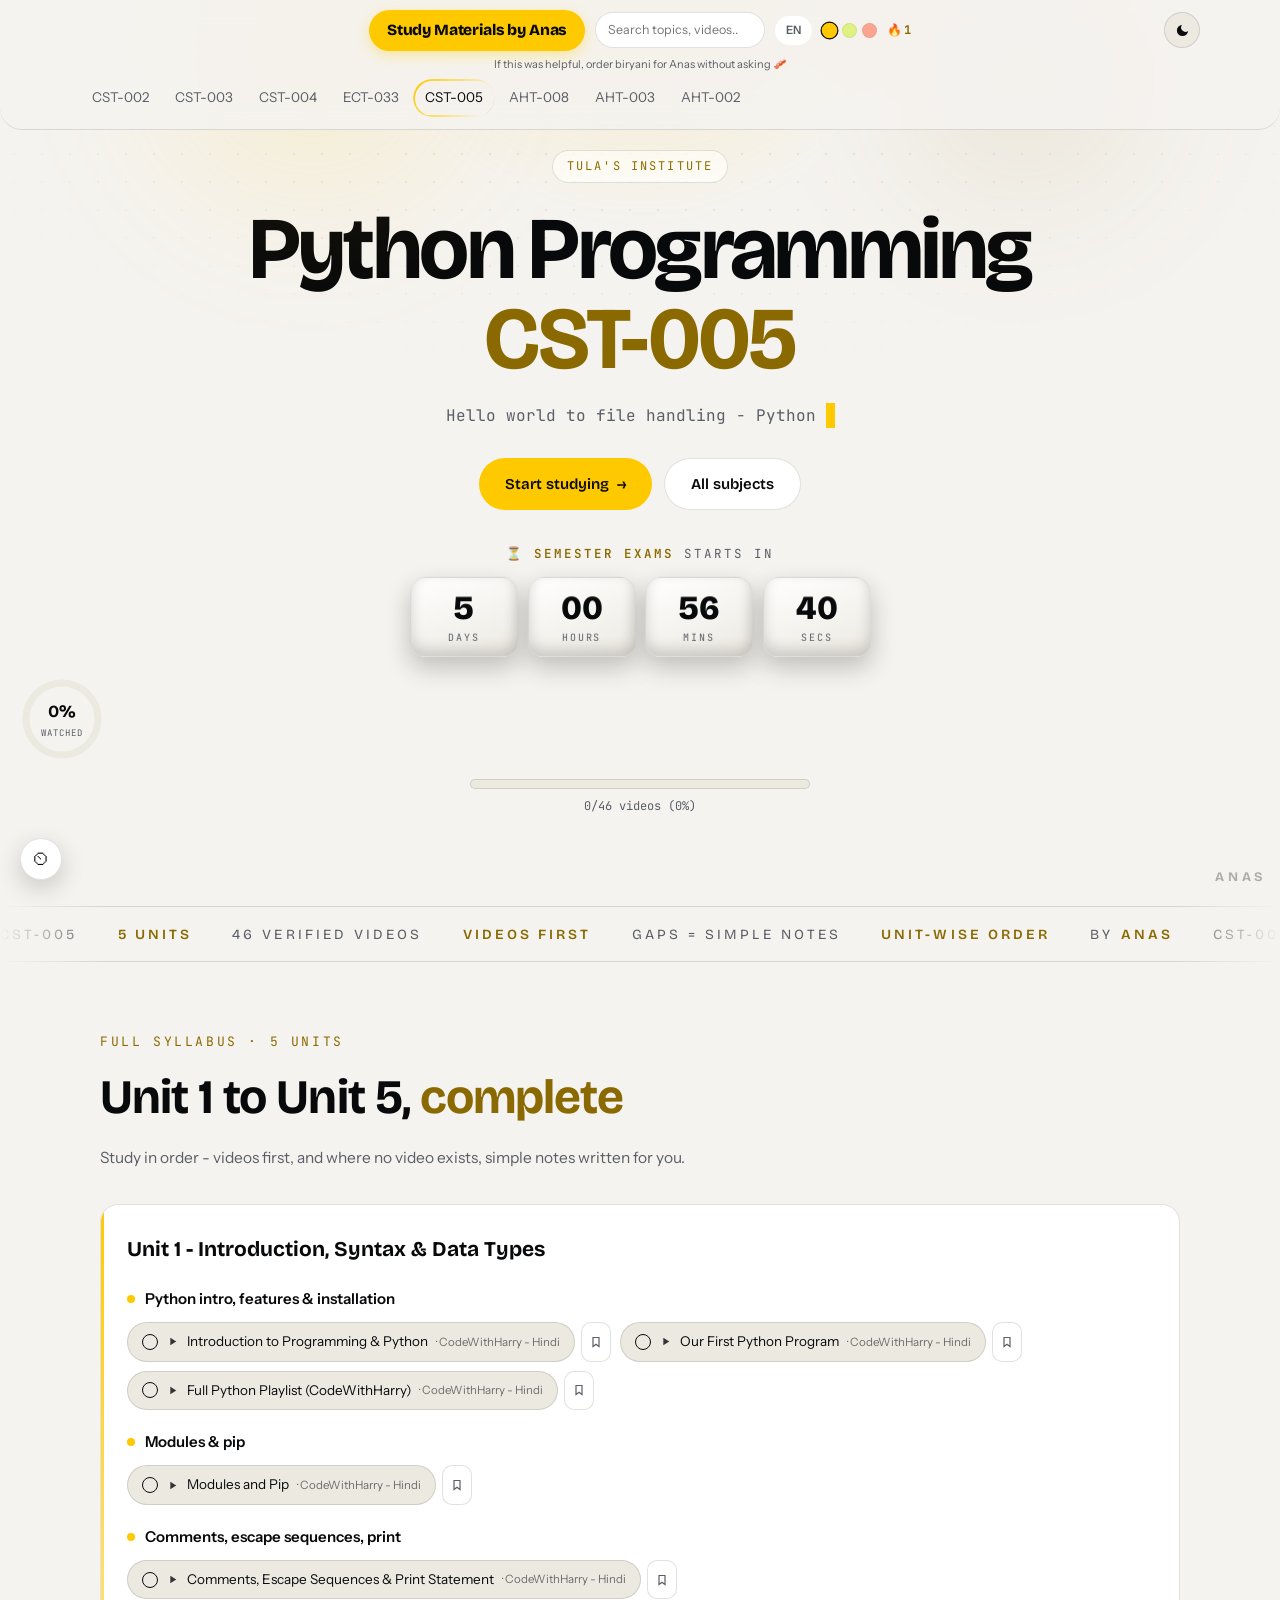
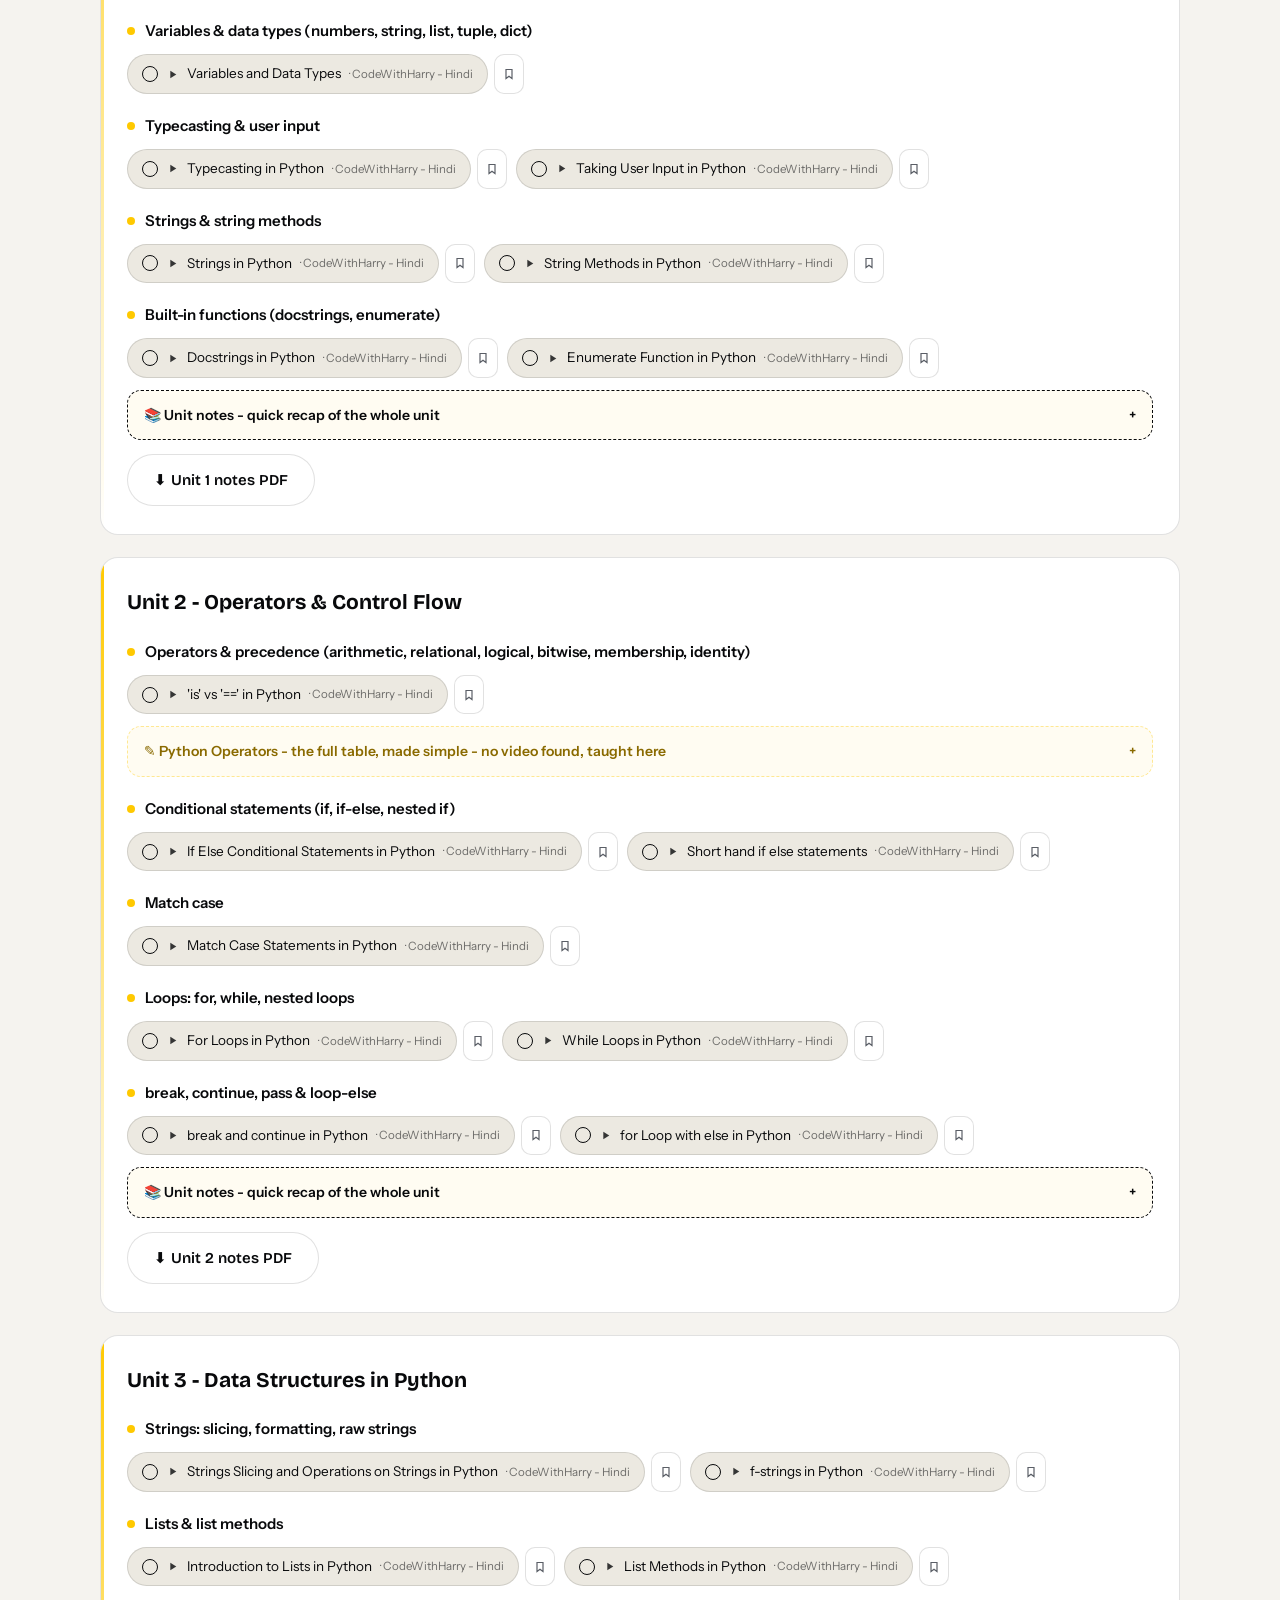
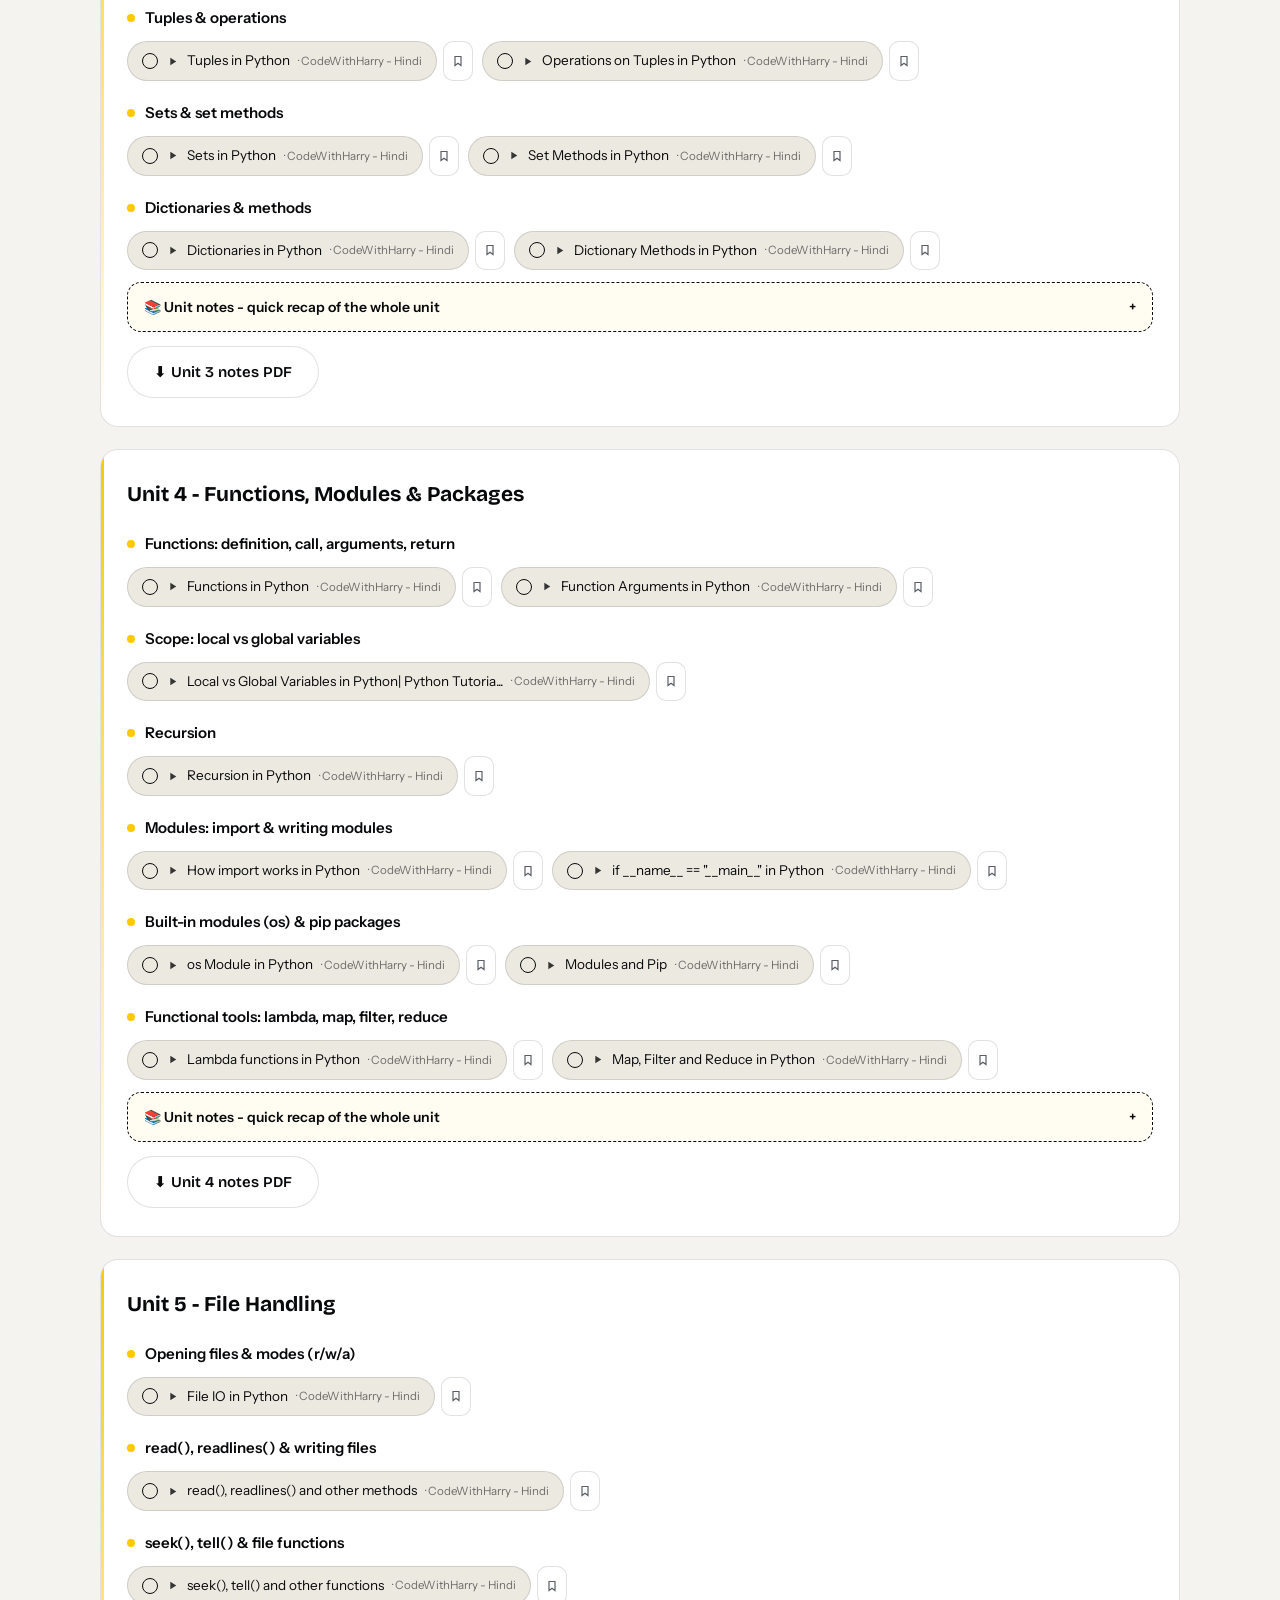
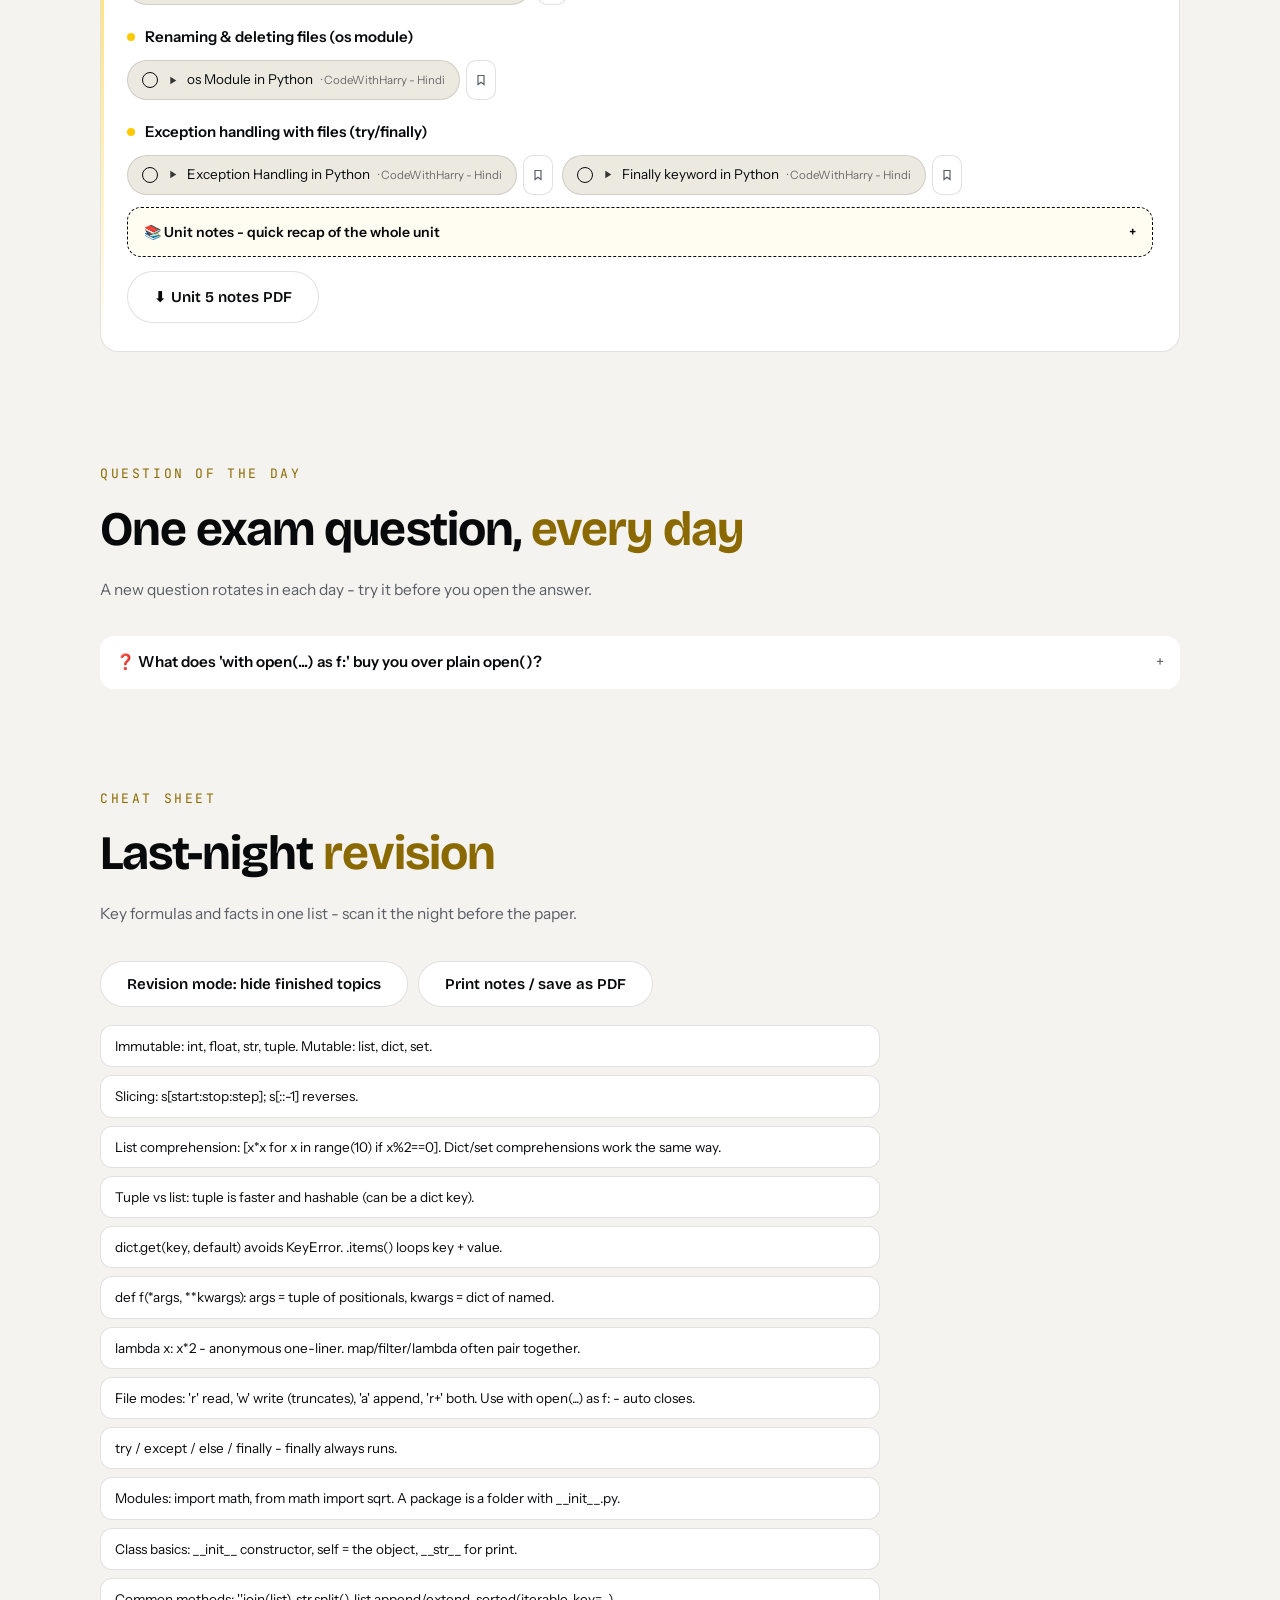
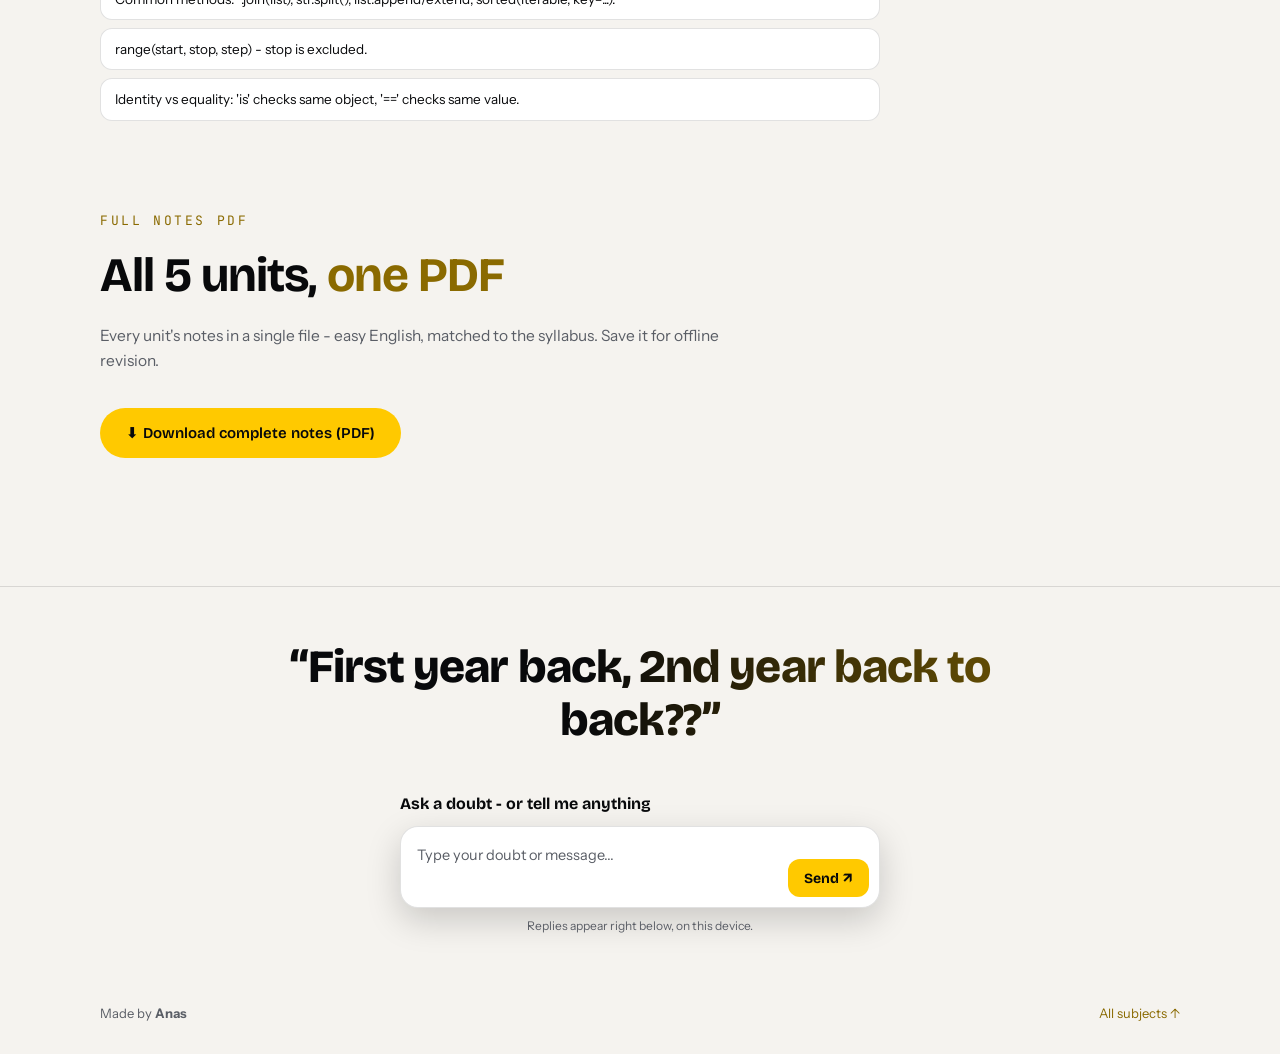
<file: subjects/python.html>
<!DOCTYPE html>
<html lang="en" data-theme="python" data-palette="p1">
<head>
<meta charset="UTF-8">
<meta name="viewport" content="width=device-width, initial-scale=1.0">
<title>Python Programming (CST-005) - Study Material</title>
<meta name="description" content="Complete Python Programming CST-005 syllabus - best YouTube videos and simple notes, unit-wise.">
<link rel="canonical" href="https://anasamin822-dotcom.github.io/study-materials/subjects/python.html">
<link rel="manifest" href="../manifest.webmanifest">
<meta name="theme-color" content="#0B0B0F">
<link rel="apple-touch-icon" href="../assets/icon-192.png">
<link rel="icon" href="data:image/svg+xml,%3Csvg xmlns='http://www.w3.org/2000/svg' viewBox='0 0 100 100'%3E%3Ctext y='.9em' font-size='90' font-family='sans-serif' font-weight='bold' fill='%23FFC900'%3EA%3C/text%3E%3C/svg%3E">
<link rel="preconnect" href="https://fonts.googleapis.com">
<link rel="preconnect" href="https://fonts.gstatic.com" crossorigin>
<link href="https://fonts.googleapis.com/css2?family=Bricolage+Grotesque:opsz,wght@12..96,400;12..96,600;12..96,700;12..96,800&family=Instrument+Sans:ital,wght@0,400;0,500;0,600;0,700;1,400&family=JetBrains+Mono:wght@400;600&display=swap" rel="stylesheet">
<script src="../assets/mode.js?v=1794459906"></script>
<link rel="stylesheet" href="../assets/style.css?v=1794459906">
</head>
<body data-page="python" data-slug="python" data-name="Python Programming">
<div class="page-loader"><span>Study Materials <b>by Anas</b></span></div>
<div class="dot-bg"></div>
<div class="scroll-progress"></div>
<nav class="nav">
  <div class="nav-row">
    <a class="brand" href="../">Study Materials by Anas</a>
    <div class="nav-tools">
    <div class="nav-search">
      <input type="search" data-search placeholder="Search topics, videos..." aria-label="Search topics and videos" autocomplete="off">
      <div class="search-drop" data-drop hidden></div>
    </div>
    <button class="lang-btn" type="button" data-lang-toggle hidden aria-label="Notes language toggle">EN</button>
    <div class="pal-dots" role="group" aria-label="Colour palette">
      <button type="button" data-pal="p1" style="--dot:#FFC900" aria-label="Amber palette"></button>
      <button type="button" data-pal="p2" style="--dot:#CDF22B" aria-label="Lime palette"></button>
      <button type="button" data-pal="p3" style="--dot:#FF6845" aria-label="Coral palette"></button>
    </div>
    <span class="streak" data-streak hidden title="Day streak">&#128293;<b></b></span>
    <button class="mode-toggle" type="button" aria-label="Light/dark mode toggle" aria-pressed="false"><svg class="moon" width="15" height="15" viewBox="0 0 24 24" fill="currentColor"><path d="M21 12.79A9 9 0 1 1 11.21 3 7 7 0 0 0 21 12.79z"/></svg><svg class="sun" width="16" height="16" viewBox="0 0 24 24" fill="none" stroke="currentColor" stroke-width="2" stroke-linecap="round"><circle cx="12" cy="12" r="4.2" fill="currentColor" stroke="none"/><path d="M12 2v2.5M12 19.5V22M2 12h2.5M19.5 12H22M4.6 4.6l1.8 1.8M17.6 17.6l1.8 1.8M4.6 19.4l1.8-1.8M17.6 6.4l1.8-1.8"/></svg></button>
    </div>
  </div>
  <div class="brand-quote">If this was helpful, order biryani for Anas without asking &#129363;</div>
  <div class="links"><a href="../subjects/discrete.html">CST-002</a><a href="../subjects/dsa.html">CST-003</a><a href="../subjects/oop.html">CST-004</a><a href="../subjects/de.html">ECT-033</a><a href="../subjects/python.html" class="active">CST-005</a><a href="../subjects/uhv.html">AHT-008</a><a href="../subjects/maths.html">AHT-003</a><a href="../subjects/chem.html">AHT-002</a></div>
</nav>
<header class="hero">
  <div class="aurora a1"></div><div class="aurora a2"></div>
  <div class="spotlight"></div>
  <span class="kicker">Tula&#x27;s Institute</span>
  <h1>Python Programming<br><span class="accent">CST-005</span></h1>
  <div class="type" data-typewriter="Hello world to file handling - Python in easy language."></div>
  <div class="cta-row">
    <a class="btn btn-primary" data-magnetic href="#content">Start studying <span class="arrow">&rarr;</span></a>
    <a class="btn btn-ghost" data-magnetic href="../">All subjects</a>
  </div>
  <div class="countdown reveal" data-countdown>
  <div class="cd-label">&#9203; <span data-cd-label>CIE 2</span> starts in</div>
  <div class="cd-grid">
    <div class="cd-card"><b data-cd-d>--</b><small>days</small></div>
    <div class="cd-card"><b data-cd-h>--</b><small>hours</small></div>
    <div class="cd-card"><b data-cd-m>--</b><small>mins</small></div>
    <div class="cd-card"><b data-cd-s>--</b><small>secs</small></div>
  </div>
</div>
  <div class="ring-wrap">
    <svg class="ring" viewBox="0 0 84 84" aria-hidden="true">
      <circle class="ring-bg" cx="42" cy="42" r="36"></circle>
      <circle class="ring-fg" cx="42" cy="42" r="36" data-ring-fg></circle>
    </svg>
    <div class="ring-num"><b data-ring-pct>0%</b><small>watched</small></div>
  </div>
  <div class="cta-row" style="margin-top:18px">
    <div style="min-width:240px;max-width:340px;width:100%;background:var(--surface-2);border-radius:999px;height:10px;overflow:hidden;border:1px solid var(--line)">
      <div class="progress-fill" style="height:100%;width:0;background:var(--accent);transition:width .4s"></div>
    </div>
  </div>
  <div class="progress-label" style="margin-top:8px;font-family:var(--font-mono);font-size:12px;color:var(--muted)"></div>
</header>
<div class="marquee"><div class="track">
  <span>CST-005</span><span><b>5 units</b></span><span>46 verified videos</span><span><b>videos first</b></span><span>gaps = simple notes</span><span><b>unit-wise order</b></span><span>by <b>Anas</b></span>
</div></div>
<main class="wrap" id="content">
<section class="section">
  <div class="section-head reveal">
    <div class="num">FULL SYLLABUS &middot; 5 UNITS</div>
    <h2>Unit 1 to Unit 5, <span style="color:var(--accent-strong)">complete</span></h2>
    <p>Study in order - videos first, and where no video exists, simple notes written for you.</p>
  </div>
  <div class="unit reveal">
  <h3>Unit 1 - Introduction, Syntax &amp; Data Types</h3>
  <div class="topic reveal" id="t1"><div class="topic-name"><span class="tick"></span>Python intro, features &amp; installation<button class="tshare" type="button" data-anchor="t1" aria-label="Copy link to this topic" title="Copy link"><svg width="11" height="11" viewBox="0 0 24 24" fill="none" stroke="currentColor" stroke-width="2.2"><path d="M10 13a5 5 0 0 0 7.5.5l3-3a5 5 0 0 0-7-7l-1.7 1.7"/><path d="M14 11a5 5 0 0 0-7.5-.5l-3 3a5 5 0 0 0 7 7l1.7-1.7"/></svg></button></div><div class="pills"><span class="pillwrap"><a class="pill" data-vid="7wnove7K-ZQ" href="https://www.youtube.com/watch?v=7wnove7K-ZQ&amp;list=PLu0W_9lII9agwh1XjRt242xIpHhPT2llg" target="_blank" rel="noopener"><span class="check"></span><svg width="13" height="13" viewBox="0 0 24 24" fill="currentColor"><path d="M8 5v14l11-7z"/></svg><span>Introduction to Programming &amp; Python</span><span style="opacity:.55;font-size:11.5px">&middot; CodeWithHarry - Hindi</span></a><button class="bmk" type="button" data-bmk="Introduction to Programming &amp; Python|https://www.youtube.com/watch?v=7wnove7K-ZQ&amp;list=PLu0W_9lII9agwh1XjRt242xIpHhPT2llg|CodeWithHarry - Hindi|7wnove7K-ZQ|python" aria-label="Bookmark this video" title="Bookmark"><svg width="12" height="12" viewBox="0 0 24 24" fill="none" stroke="currentColor" stroke-width="2.4"><path d="M6 3h12v18l-6-4.5L6 21z"/></svg></button></span><span class="pillwrap"><a class="pill" data-vid="7IWOYhfAcVg" href="https://www.youtube.com/watch?v=7IWOYhfAcVg&amp;list=PLu0W_9lII9agwh1XjRt242xIpHhPT2llg" target="_blank" rel="noopener"><span class="check"></span><svg width="13" height="13" viewBox="0 0 24 24" fill="currentColor"><path d="M8 5v14l11-7z"/></svg><span>Our First Python Program</span><span style="opacity:.55;font-size:11.5px">&middot; CodeWithHarry - Hindi</span></a><button class="bmk" type="button" data-bmk="Our First Python Program|https://www.youtube.com/watch?v=7IWOYhfAcVg&amp;list=PLu0W_9lII9agwh1XjRt242xIpHhPT2llg|CodeWithHarry - Hindi|7IWOYhfAcVg|python" aria-label="Bookmark this video" title="Bookmark"><svg width="12" height="12" viewBox="0 0 24 24" fill="none" stroke="currentColor" stroke-width="2.4"><path d="M6 3h12v18l-6-4.5L6 21z"/></svg></button></span><span class="pillwrap"><a class="pill" data-vid="PLu0W_9lII9agwh1XjRt242xIpHhPT2llg" href="https://www.youtube.com/playlist?list=PLu0W_9lII9agwh1XjRt242xIpHhPT2llg" target="_blank" rel="noopener"><span class="check"></span><svg width="13" height="13" viewBox="0 0 24 24" fill="currentColor"><path d="M8 5v14l11-7z"/></svg><span>Full Python Playlist (CodeWithHarry)</span><span style="opacity:.55;font-size:11.5px">&middot; CodeWithHarry - Hindi</span></a><button class="bmk" type="button" data-bmk="Full Python Playlist (CodeWithHarry)|https://www.youtube.com/playlist?list=PLu0W_9lII9agwh1XjRt242xIpHhPT2llg|CodeWithHarry - Hindi|PLu0W_9lII9agwh1XjRt242xIpHhPT2llg|python" aria-label="Bookmark this video" title="Bookmark"><svg width="12" height="12" viewBox="0 0 24 24" fill="none" stroke="currentColor" stroke-width="2.4"><path d="M6 3h12v18l-6-4.5L6 21z"/></svg></button></span></div></div><div class="topic reveal" id="t2"><div class="topic-name"><span class="tick"></span>Modules &amp; pip<button class="tshare" type="button" data-anchor="t2" aria-label="Copy link to this topic" title="Copy link"><svg width="11" height="11" viewBox="0 0 24 24" fill="none" stroke="currentColor" stroke-width="2.2"><path d="M10 13a5 5 0 0 0 7.5.5l3-3a5 5 0 0 0-7-7l-1.7 1.7"/><path d="M14 11a5 5 0 0 0-7.5-.5l-3 3a5 5 0 0 0 7 7l1.7-1.7"/></svg></button></div><div class="pills"><span class="pillwrap"><a class="pill" data-vid="xwKO_y2gHxQ" href="https://www.youtube.com/watch?v=xwKO_y2gHxQ&amp;list=PLu0W_9lII9agwh1XjRt242xIpHhPT2llg" target="_blank" rel="noopener"><span class="check"></span><svg width="13" height="13" viewBox="0 0 24 24" fill="currentColor"><path d="M8 5v14l11-7z"/></svg><span>Modules and Pip</span><span style="opacity:.55;font-size:11.5px">&middot; CodeWithHarry - Hindi</span></a><button class="bmk" type="button" data-bmk="Modules and Pip|https://www.youtube.com/watch?v=xwKO_y2gHxQ&amp;list=PLu0W_9lII9agwh1XjRt242xIpHhPT2llg|CodeWithHarry - Hindi|xwKO_y2gHxQ|python" aria-label="Bookmark this video" title="Bookmark"><svg width="12" height="12" viewBox="0 0 24 24" fill="none" stroke="currentColor" stroke-width="2.4"><path d="M6 3h12v18l-6-4.5L6 21z"/></svg></button></span></div></div><div class="topic reveal" id="t3"><div class="topic-name"><span class="tick"></span>Comments, escape sequences, print<button class="tshare" type="button" data-anchor="t3" aria-label="Copy link to this topic" title="Copy link"><svg width="11" height="11" viewBox="0 0 24 24" fill="none" stroke="currentColor" stroke-width="2.2"><path d="M10 13a5 5 0 0 0 7.5.5l3-3a5 5 0 0 0-7-7l-1.7 1.7"/><path d="M14 11a5 5 0 0 0-7.5-.5l-3 3a5 5 0 0 0 7 7l1.7-1.7"/></svg></button></div><div class="pills"><span class="pillwrap"><a class="pill" data-vid="qxPMmW93eDs" href="https://www.youtube.com/watch?v=qxPMmW93eDs&amp;list=PLu0W_9lII9agwh1XjRt242xIpHhPT2llg" target="_blank" rel="noopener"><span class="check"></span><svg width="13" height="13" viewBox="0 0 24 24" fill="currentColor"><path d="M8 5v14l11-7z"/></svg><span>Comments, Escape Sequences &amp; Print Statement</span><span style="opacity:.55;font-size:11.5px">&middot; CodeWithHarry - Hindi</span></a><button class="bmk" type="button" data-bmk="Comments, Escape Sequences &amp; Print Statement|https://www.youtube.com/watch?v=qxPMmW93eDs&amp;list=PLu0W_9lII9agwh1XjRt242xIpHhPT2llg|CodeWithHarry - Hindi|qxPMmW93eDs|python" aria-label="Bookmark this video" title="Bookmark"><svg width="12" height="12" viewBox="0 0 24 24" fill="none" stroke="currentColor" stroke-width="2.4"><path d="M6 3h12v18l-6-4.5L6 21z"/></svg></button></span></div></div><div class="topic reveal" id="t4"><div class="topic-name"><span class="tick"></span>Variables &amp; data types (numbers, string, list, tuple, dict)<button class="tshare" type="button" data-anchor="t4" aria-label="Copy link to this topic" title="Copy link"><svg width="11" height="11" viewBox="0 0 24 24" fill="none" stroke="currentColor" stroke-width="2.2"><path d="M10 13a5 5 0 0 0 7.5.5l3-3a5 5 0 0 0-7-7l-1.7 1.7"/><path d="M14 11a5 5 0 0 0-7.5-.5l-3 3a5 5 0 0 0 7 7l1.7-1.7"/></svg></button></div><div class="pills"><span class="pillwrap"><a class="pill" data-vid="ORCuz7s5cCY" href="https://www.youtube.com/watch?v=ORCuz7s5cCY&amp;list=PLu0W_9lII9agwh1XjRt242xIpHhPT2llg" target="_blank" rel="noopener"><span class="check"></span><svg width="13" height="13" viewBox="0 0 24 24" fill="currentColor"><path d="M8 5v14l11-7z"/></svg><span>Variables and Data Types</span><span style="opacity:.55;font-size:11.5px">&middot; CodeWithHarry - Hindi</span></a><button class="bmk" type="button" data-bmk="Variables and Data Types|https://www.youtube.com/watch?v=ORCuz7s5cCY&amp;list=PLu0W_9lII9agwh1XjRt242xIpHhPT2llg|CodeWithHarry - Hindi|ORCuz7s5cCY|python" aria-label="Bookmark this video" title="Bookmark"><svg width="12" height="12" viewBox="0 0 24 24" fill="none" stroke="currentColor" stroke-width="2.4"><path d="M6 3h12v18l-6-4.5L6 21z"/></svg></button></span></div></div><div class="topic reveal" id="t5"><div class="topic-name"><span class="tick"></span>Typecasting &amp; user input<button class="tshare" type="button" data-anchor="t5" aria-label="Copy link to this topic" title="Copy link"><svg width="11" height="11" viewBox="0 0 24 24" fill="none" stroke="currentColor" stroke-width="2.2"><path d="M10 13a5 5 0 0 0 7.5.5l3-3a5 5 0 0 0-7-7l-1.7 1.7"/><path d="M14 11a5 5 0 0 0-7.5-.5l-3 3a5 5 0 0 0 7 7l1.7-1.7"/></svg></button></div><div class="pills"><span class="pillwrap"><a class="pill" data-vid="Pu5bqySSSS0" href="https://www.youtube.com/watch?v=Pu5bqySSSS0&amp;list=PLu0W_9lII9agwh1XjRt242xIpHhPT2llg" target="_blank" rel="noopener"><span class="check"></span><svg width="13" height="13" viewBox="0 0 24 24" fill="currentColor"><path d="M8 5v14l11-7z"/></svg><span>Typecasting in Python</span><span style="opacity:.55;font-size:11.5px">&middot; CodeWithHarry - Hindi</span></a><button class="bmk" type="button" data-bmk="Typecasting in Python|https://www.youtube.com/watch?v=Pu5bqySSSS0&amp;list=PLu0W_9lII9agwh1XjRt242xIpHhPT2llg|CodeWithHarry - Hindi|Pu5bqySSSS0|python" aria-label="Bookmark this video" title="Bookmark"><svg width="12" height="12" viewBox="0 0 24 24" fill="none" stroke="currentColor" stroke-width="2.4"><path d="M6 3h12v18l-6-4.5L6 21z"/></svg></button></span><span class="pillwrap"><a class="pill" data-vid="WvG-R-xXouA" href="https://www.youtube.com/watch?v=WvG-R-xXouA&amp;list=PLu0W_9lII9agwh1XjRt242xIpHhPT2llg" target="_blank" rel="noopener"><span class="check"></span><svg width="13" height="13" viewBox="0 0 24 24" fill="currentColor"><path d="M8 5v14l11-7z"/></svg><span>Taking User Input in Python</span><span style="opacity:.55;font-size:11.5px">&middot; CodeWithHarry - Hindi</span></a><button class="bmk" type="button" data-bmk="Taking User Input in Python|https://www.youtube.com/watch?v=WvG-R-xXouA&amp;list=PLu0W_9lII9agwh1XjRt242xIpHhPT2llg|CodeWithHarry - Hindi|WvG-R-xXouA|python" aria-label="Bookmark this video" title="Bookmark"><svg width="12" height="12" viewBox="0 0 24 24" fill="none" stroke="currentColor" stroke-width="2.4"><path d="M6 3h12v18l-6-4.5L6 21z"/></svg></button></span></div></div><div class="topic reveal" id="t6"><div class="topic-name"><span class="tick"></span>Strings &amp; string methods<button class="tshare" type="button" data-anchor="t6" aria-label="Copy link to this topic" title="Copy link"><svg width="11" height="11" viewBox="0 0 24 24" fill="none" stroke="currentColor" stroke-width="2.2"><path d="M10 13a5 5 0 0 0 7.5.5l3-3a5 5 0 0 0-7-7l-1.7 1.7"/><path d="M14 11a5 5 0 0 0-7.5-.5l-3 3a5 5 0 0 0 7 7l1.7-1.7"/></svg></button></div><div class="pills"><span class="pillwrap"><a class="pill" data-vid="kMNFQYArrLg" href="https://www.youtube.com/watch?v=kMNFQYArrLg&amp;list=PLu0W_9lII9agwh1XjRt242xIpHhPT2llg" target="_blank" rel="noopener"><span class="check"></span><svg width="13" height="13" viewBox="0 0 24 24" fill="currentColor"><path d="M8 5v14l11-7z"/></svg><span>Strings in Python</span><span style="opacity:.55;font-size:11.5px">&middot; CodeWithHarry - Hindi</span></a><button class="bmk" type="button" data-bmk="Strings in Python|https://www.youtube.com/watch?v=kMNFQYArrLg&amp;list=PLu0W_9lII9agwh1XjRt242xIpHhPT2llg|CodeWithHarry - Hindi|kMNFQYArrLg|python" aria-label="Bookmark this video" title="Bookmark"><svg width="12" height="12" viewBox="0 0 24 24" fill="none" stroke="currentColor" stroke-width="2.4"><path d="M6 3h12v18l-6-4.5L6 21z"/></svg></button></span><span class="pillwrap"><a class="pill" data-vid="0INvoK_T0cE" href="https://www.youtube.com/watch?v=0INvoK_T0cE&amp;list=PLu0W_9lII9agwh1XjRt242xIpHhPT2llg" target="_blank" rel="noopener"><span class="check"></span><svg width="13" height="13" viewBox="0 0 24 24" fill="currentColor"><path d="M8 5v14l11-7z"/></svg><span>String Methods in Python</span><span style="opacity:.55;font-size:11.5px">&middot; CodeWithHarry - Hindi</span></a><button class="bmk" type="button" data-bmk="String Methods in Python|https://www.youtube.com/watch?v=0INvoK_T0cE&amp;list=PLu0W_9lII9agwh1XjRt242xIpHhPT2llg|CodeWithHarry - Hindi|0INvoK_T0cE|python" aria-label="Bookmark this video" title="Bookmark"><svg width="12" height="12" viewBox="0 0 24 24" fill="none" stroke="currentColor" stroke-width="2.4"><path d="M6 3h12v18l-6-4.5L6 21z"/></svg></button></span></div></div><div class="topic reveal" id="t7"><div class="topic-name"><span class="tick"></span>Built-in functions (docstrings, enumerate)<button class="tshare" type="button" data-anchor="t7" aria-label="Copy link to this topic" title="Copy link"><svg width="11" height="11" viewBox="0 0 24 24" fill="none" stroke="currentColor" stroke-width="2.2"><path d="M10 13a5 5 0 0 0 7.5.5l3-3a5 5 0 0 0-7-7l-1.7 1.7"/><path d="M14 11a5 5 0 0 0-7.5-.5l-3 3a5 5 0 0 0 7 7l1.7-1.7"/></svg></button></div><div class="pills"><span class="pillwrap"><a class="pill" data-vid="SJzsNd7SM0g" href="https://www.youtube.com/watch?v=SJzsNd7SM0g&amp;list=PLu0W_9lII9agwh1XjRt242xIpHhPT2llg" target="_blank" rel="noopener"><span class="check"></span><svg width="13" height="13" viewBox="0 0 24 24" fill="currentColor"><path d="M8 5v14l11-7z"/></svg><span>Docstrings in Python</span><span style="opacity:.55;font-size:11.5px">&middot; CodeWithHarry - Hindi</span></a><button class="bmk" type="button" data-bmk="Docstrings in Python|https://www.youtube.com/watch?v=SJzsNd7SM0g&amp;list=PLu0W_9lII9agwh1XjRt242xIpHhPT2llg|CodeWithHarry - Hindi|SJzsNd7SM0g|python" aria-label="Bookmark this video" title="Bookmark"><svg width="12" height="12" viewBox="0 0 24 24" fill="none" stroke="currentColor" stroke-width="2.4"><path d="M6 3h12v18l-6-4.5L6 21z"/></svg></button></span><span class="pillwrap"><a class="pill" data-vid="kGnYc_h1geM" href="https://www.youtube.com/watch?v=kGnYc_h1geM&amp;list=PLu0W_9lII9agwh1XjRt242xIpHhPT2llg" target="_blank" rel="noopener"><span class="check"></span><svg width="13" height="13" viewBox="0 0 24 24" fill="currentColor"><path d="M8 5v14l11-7z"/></svg><span>Enumerate Function in Python</span><span style="opacity:.55;font-size:11.5px">&middot; CodeWithHarry - Hindi</span></a><button class="bmk" type="button" data-bmk="Enumerate Function in Python|https://www.youtube.com/watch?v=kGnYc_h1geM&amp;list=PLu0W_9lII9agwh1XjRt242xIpHhPT2llg|CodeWithHarry - Hindi|kGnYc_h1geM|python" aria-label="Bookmark this video" title="Bookmark"><svg width="12" height="12" viewBox="0 0 24 24" fill="none" stroke="currentColor" stroke-width="2.4"><path d="M6 3h12v18l-6-4.5L6 21z"/></svg></button></span></div></div>
  <details class="note unit-note"><summary>&#128218; Unit notes - quick recap of the whole unit<span class="plus">+</span></summary>
<div class="note-body"><p><b>What this unit covers:</b> what Python is, how to run it, variables, data types, and basic input/output.</p>
<p><b>Key ideas:</b> Python is <b>interpreted</b> (runs line by line), <b>dynamically typed</b> (no type declarations - the value decides the type), and uses <b>indentation</b> instead of braces. Core types: <b>int, float, str, bool</b>, plus the containers list, tuple, set, dict. Variables are names bound to objects; type() tells you the type, type casting (int(), str(), float()) converts. Input comes from input() as a <b>string</b> - cast it before arithmetic; output via print() with sep= and end= options. Comments use #, and Python is case-sensitive.</p>
<p><b>Exam pointers:</b> short-answer favourites: "features of Python", "dynamic typing vs static typing", and predicting the output of type-casting snippets (especially input() without int()). Write one tiny program: read two numbers and print their sum, average and the larger one.</p></div></details>
  <a class="btn btn-ghost unit-pdf" href="../notes/python-unit-1-notes.pdf" download>&#11015; Unit 1 notes PDF</a>
</div><div class="unit reveal">
  <h3>Unit 2 - Operators &amp; Control Flow</h3>
  <div class="topic reveal" id="t8"><div class="topic-name"><span class="tick"></span>Operators &amp; precedence (arithmetic, relational, logical, bitwise, membership, identity)<button class="tshare" type="button" data-anchor="t8" aria-label="Copy link to this topic" title="Copy link"><svg width="11" height="11" viewBox="0 0 24 24" fill="none" stroke="currentColor" stroke-width="2.2"><path d="M10 13a5 5 0 0 0 7.5.5l3-3a5 5 0 0 0-7-7l-1.7 1.7"/><path d="M14 11a5 5 0 0 0-7.5-.5l-3 3a5 5 0 0 0 7 7l1.7-1.7"/></svg></button></div><div class="pills"><span class="pillwrap"><a class="pill" data-vid="TOemdfX_0xc" href="https://www.youtube.com/watch?v=TOemdfX_0xc&amp;list=PLu0W_9lII9agwh1XjRt242xIpHhPT2llg" target="_blank" rel="noopener"><span class="check"></span><svg width="13" height="13" viewBox="0 0 24 24" fill="currentColor"><path d="M8 5v14l11-7z"/></svg><span>&#x27;is&#x27; vs &#x27;==&#x27; in Python</span><span style="opacity:.55;font-size:11.5px">&middot; CodeWithHarry - Hindi</span></a><button class="bmk" type="button" data-bmk="&#x27;is&#x27; vs &#x27;==&#x27; in Python|https://www.youtube.com/watch?v=TOemdfX_0xc&amp;list=PLu0W_9lII9agwh1XjRt242xIpHhPT2llg|CodeWithHarry - Hindi|TOemdfX_0xc|python" aria-label="Bookmark this video" title="Bookmark"><svg width="12" height="12" viewBox="0 0 24 24" fill="none" stroke="currentColor" stroke-width="2.4"><path d="M6 3h12v18l-6-4.5L6 21z"/></svg></button></span></div><details class="note"><summary>&#9998; Python Operators - the full table, made simple - no video found, taught here<span class="plus">+</span></summary>
<div class="note-body lang-en">
<table>
<tr><th>Type</th><th>Operators</th><th>Small example</th></tr>
<tr><td><b>Arithmetic</b></td><td>+ - * / // % **</td><td><code>7 // 2 = 3</code>, <code>2 ** 3 = 8</code></td></tr>
<tr><td><b>Comparison</b></td><td>== != &gt; &lt; &gt;= &lt;=</td><td><code>5 &gt; 3 = True</code></td></tr>
<tr><td><b>Assignment</b></td><td>= += -= *= /=</td><td><code>x += 2</code> means <code>x = x + 2</code></td></tr>
<tr><td><b>Logical</b></td><td>and or not</td><td><code>True and False = False</code></td></tr>
<tr><td><b>Bitwise</b></td><td>&amp; | ^ ~ &lt;&lt; &gt;&gt;</td><td><code>5 &amp; 3 = 1</code> (bits ANDed)</td></tr>
<tr><td><b>Membership</b></td><td>in, not in</td><td><code>'a' in 'anas' = True</code></td></tr>
<tr><td><b>Identity</b></td><td>is, is not</td><td><code>x is None</code></td></tr>
</table>
<p><b>Precedence (what runs first):</b> brackets <code>()</code> first &rarr; power <code>**</code> &rarr; multiply/divide <code>* / // %</code> &rarr; plus/minus <code>+ -</code> &rarr; comparison &rarr; not &rarr; and &rarr; or last.</p>
<div class="analogy">Just like BODMAS - brackets first, then power, then multiply-divide, then add-subtract.</div>
<p><b>Exam tip:</b> <code>//</code> is floor division (drops the decimal), <code>**</code> is power, and <code>is</code> checks identity while <code>==</code> checks value - these three confusions come up in every paper.</p></div><div class="note-body lang-hi" hidden><table>
<tr><th>Type</th><th>Operators</th><th>Chhota example</th></tr>
<tr><td><b>Arithmetic</b></td><td>+ - * / // % **</td><td><code>7 // 2 = 3</code>, <code>2 ** 3 = 8</code></td></tr>
<tr><td><b>Comparison</b></td><td>== != &gt; &lt; &gt;= &lt;=</td><td><code>5 &gt; 3 = True</code></td></tr>
<tr><td><b>Assignment</b></td><td>= += -= *= /=</td><td><code>x += 2</code> matlab <code>x = x + 2</code></td></tr>
<tr><td><b>Logical</b></td><td>and or not</td><td><code>True and False = False</code></td></tr>
<tr><td><b>Bitwise</b></td><td>&amp; | ^ ~ &lt;&lt; &gt;&gt;</td><td><code>5 &amp; 3 = 1</code> (bits AND)</td></tr>
<tr><td><b>Membership</b></td><td>in, not in</td><td><code>'a' in 'anas' = True</code></td></tr>
<tr><td><b>Identity</b></td><td>is, is not</td><td><code>x is None</code></td></tr>
</table>
<p><b>Precedence (kaun pehle chalta hai):</b> brackets <code>()</code> sabse pehle &rarr; power <code>**</code> &rarr; multiply/divide <code>* / // %</code> &rarr; plus/minus <code>+ -</code> &rarr; comparison &rarr; not &rarr; and &rarr; or sabse last.</p>
<div class="analogy">Jaise BODMAS - pehle bracket, phir power, phir guna-bhaag, phir jod-ghata.</div>
<p><b>Exam tip:</b> <code>is</code> aur <code>==</code> ka farak poochte hain: <code>==</code> value compare karta hai, <code>is</code> memory ka address (same object hai ya nahi).</p></div></details></div><div class="topic reveal" id="t9"><div class="topic-name"><span class="tick"></span>Conditional statements (if, if-else, nested if)<button class="tshare" type="button" data-anchor="t9" aria-label="Copy link to this topic" title="Copy link"><svg width="11" height="11" viewBox="0 0 24 24" fill="none" stroke="currentColor" stroke-width="2.2"><path d="M10 13a5 5 0 0 0 7.5.5l3-3a5 5 0 0 0-7-7l-1.7 1.7"/><path d="M14 11a5 5 0 0 0-7.5-.5l-3 3a5 5 0 0 0 7 7l1.7-1.7"/></svg></button></div><div class="pills"><span class="pillwrap"><a class="pill" data-vid="ceiuLR2ysas" href="https://www.youtube.com/watch?v=ceiuLR2ysas&amp;list=PLu0W_9lII9agwh1XjRt242xIpHhPT2llg" target="_blank" rel="noopener"><span class="check"></span><svg width="13" height="13" viewBox="0 0 24 24" fill="currentColor"><path d="M8 5v14l11-7z"/></svg><span>If Else Conditional Statements in Python</span><span style="opacity:.55;font-size:11.5px">&middot; CodeWithHarry - Hindi</span></a><button class="bmk" type="button" data-bmk="If Else Conditional Statements in Python|https://www.youtube.com/watch?v=ceiuLR2ysas&amp;list=PLu0W_9lII9agwh1XjRt242xIpHhPT2llg|CodeWithHarry - Hindi|ceiuLR2ysas|python" aria-label="Bookmark this video" title="Bookmark"><svg width="12" height="12" viewBox="0 0 24 24" fill="none" stroke="currentColor" stroke-width="2.4"><path d="M6 3h12v18l-6-4.5L6 21z"/></svg></button></span><span class="pillwrap"><a class="pill" data-vid="Qqx_zNmQVGI" href="https://www.youtube.com/watch?v=Qqx_zNmQVGI&amp;list=PLu0W_9lII9agwh1XjRt242xIpHhPT2llg" target="_blank" rel="noopener"><span class="check"></span><svg width="13" height="13" viewBox="0 0 24 24" fill="currentColor"><path d="M8 5v14l11-7z"/></svg><span>Short hand if else statements</span><span style="opacity:.55;font-size:11.5px">&middot; CodeWithHarry - Hindi</span></a><button class="bmk" type="button" data-bmk="Short hand if else statements|https://www.youtube.com/watch?v=Qqx_zNmQVGI&amp;list=PLu0W_9lII9agwh1XjRt242xIpHhPT2llg|CodeWithHarry - Hindi|Qqx_zNmQVGI|python" aria-label="Bookmark this video" title="Bookmark"><svg width="12" height="12" viewBox="0 0 24 24" fill="none" stroke="currentColor" stroke-width="2.4"><path d="M6 3h12v18l-6-4.5L6 21z"/></svg></button></span></div></div><div class="topic reveal" id="t10"><div class="topic-name"><span class="tick"></span>Match case<button class="tshare" type="button" data-anchor="t10" aria-label="Copy link to this topic" title="Copy link"><svg width="11" height="11" viewBox="0 0 24 24" fill="none" stroke="currentColor" stroke-width="2.2"><path d="M10 13a5 5 0 0 0 7.5.5l3-3a5 5 0 0 0-7-7l-1.7 1.7"/><path d="M14 11a5 5 0 0 0-7.5-.5l-3 3a5 5 0 0 0 7 7l1.7-1.7"/></svg></button></div><div class="pills"><span class="pillwrap"><a class="pill" data-vid="bthQCK1QAmQ" href="https://www.youtube.com/watch?v=bthQCK1QAmQ&amp;list=PLu0W_9lII9agwh1XjRt242xIpHhPT2llg" target="_blank" rel="noopener"><span class="check"></span><svg width="13" height="13" viewBox="0 0 24 24" fill="currentColor"><path d="M8 5v14l11-7z"/></svg><span>Match Case Statements in Python</span><span style="opacity:.55;font-size:11.5px">&middot; CodeWithHarry - Hindi</span></a><button class="bmk" type="button" data-bmk="Match Case Statements in Python|https://www.youtube.com/watch?v=bthQCK1QAmQ&amp;list=PLu0W_9lII9agwh1XjRt242xIpHhPT2llg|CodeWithHarry - Hindi|bthQCK1QAmQ|python" aria-label="Bookmark this video" title="Bookmark"><svg width="12" height="12" viewBox="0 0 24 24" fill="none" stroke="currentColor" stroke-width="2.4"><path d="M6 3h12v18l-6-4.5L6 21z"/></svg></button></span></div></div><div class="topic reveal" id="t11"><div class="topic-name"><span class="tick"></span>Loops: for, while, nested loops<button class="tshare" type="button" data-anchor="t11" aria-label="Copy link to this topic" title="Copy link"><svg width="11" height="11" viewBox="0 0 24 24" fill="none" stroke="currentColor" stroke-width="2.2"><path d="M10 13a5 5 0 0 0 7.5.5l3-3a5 5 0 0 0-7-7l-1.7 1.7"/><path d="M14 11a5 5 0 0 0-7.5-.5l-3 3a5 5 0 0 0 7 7l1.7-1.7"/></svg></button></div><div class="pills"><span class="pillwrap"><a class="pill" data-vid="fIYVzKp0q5w" href="https://www.youtube.com/watch?v=fIYVzKp0q5w&amp;list=PLu0W_9lII9agwh1XjRt242xIpHhPT2llg" target="_blank" rel="noopener"><span class="check"></span><svg width="13" height="13" viewBox="0 0 24 24" fill="currentColor"><path d="M8 5v14l11-7z"/></svg><span>For Loops in Python</span><span style="opacity:.55;font-size:11.5px">&middot; CodeWithHarry - Hindi</span></a><button class="bmk" type="button" data-bmk="For Loops in Python|https://www.youtube.com/watch?v=fIYVzKp0q5w&amp;list=PLu0W_9lII9agwh1XjRt242xIpHhPT2llg|CodeWithHarry - Hindi|fIYVzKp0q5w|python" aria-label="Bookmark this video" title="Bookmark"><svg width="12" height="12" viewBox="0 0 24 24" fill="none" stroke="currentColor" stroke-width="2.4"><path d="M6 3h12v18l-6-4.5L6 21z"/></svg></button></span><span class="pillwrap"><a class="pill" data-vid="-tCFyIyKVx0" href="https://www.youtube.com/watch?v=-tCFyIyKVx0&amp;list=PLu0W_9lII9agwh1XjRt242xIpHhPT2llg" target="_blank" rel="noopener"><span class="check"></span><svg width="13" height="13" viewBox="0 0 24 24" fill="currentColor"><path d="M8 5v14l11-7z"/></svg><span>While Loops in Python</span><span style="opacity:.55;font-size:11.5px">&middot; CodeWithHarry - Hindi</span></a><button class="bmk" type="button" data-bmk="While Loops in Python|https://www.youtube.com/watch?v=-tCFyIyKVx0&amp;list=PLu0W_9lII9agwh1XjRt242xIpHhPT2llg|CodeWithHarry - Hindi|-tCFyIyKVx0|python" aria-label="Bookmark this video" title="Bookmark"><svg width="12" height="12" viewBox="0 0 24 24" fill="none" stroke="currentColor" stroke-width="2.4"><path d="M6 3h12v18l-6-4.5L6 21z"/></svg></button></span></div></div><div class="topic reveal" id="t12"><div class="topic-name"><span class="tick"></span>break, continue, pass &amp; loop-else<button class="tshare" type="button" data-anchor="t12" aria-label="Copy link to this topic" title="Copy link"><svg width="11" height="11" viewBox="0 0 24 24" fill="none" stroke="currentColor" stroke-width="2.2"><path d="M10 13a5 5 0 0 0 7.5.5l3-3a5 5 0 0 0-7-7l-1.7 1.7"/><path d="M14 11a5 5 0 0 0-7.5-.5l-3 3a5 5 0 0 0 7 7l1.7-1.7"/></svg></button></div><div class="pills"><span class="pillwrap"><a class="pill" data-vid="RkwJnjdrm70" href="https://www.youtube.com/watch?v=RkwJnjdrm70&amp;list=PLu0W_9lII9agwh1XjRt242xIpHhPT2llg" target="_blank" rel="noopener"><span class="check"></span><svg width="13" height="13" viewBox="0 0 24 24" fill="currentColor"><path d="M8 5v14l11-7z"/></svg><span>break and continue in Python</span><span style="opacity:.55;font-size:11.5px">&middot; CodeWithHarry - Hindi</span></a><button class="bmk" type="button" data-bmk="break and continue in Python|https://www.youtube.com/watch?v=RkwJnjdrm70&amp;list=PLu0W_9lII9agwh1XjRt242xIpHhPT2llg|CodeWithHarry - Hindi|RkwJnjdrm70|python" aria-label="Bookmark this video" title="Bookmark"><svg width="12" height="12" viewBox="0 0 24 24" fill="none" stroke="currentColor" stroke-width="2.4"><path d="M6 3h12v18l-6-4.5L6 21z"/></svg></button></span><span class="pillwrap"><a class="pill" data-vid="qUkcIgErZzc" href="https://www.youtube.com/watch?v=qUkcIgErZzc&amp;list=PLu0W_9lII9agwh1XjRt242xIpHhPT2llg" target="_blank" rel="noopener"><span class="check"></span><svg width="13" height="13" viewBox="0 0 24 24" fill="currentColor"><path d="M8 5v14l11-7z"/></svg><span>for Loop with else in Python</span><span style="opacity:.55;font-size:11.5px">&middot; CodeWithHarry - Hindi</span></a><button class="bmk" type="button" data-bmk="for Loop with else in Python|https://www.youtube.com/watch?v=qUkcIgErZzc&amp;list=PLu0W_9lII9agwh1XjRt242xIpHhPT2llg|CodeWithHarry - Hindi|qUkcIgErZzc|python" aria-label="Bookmark this video" title="Bookmark"><svg width="12" height="12" viewBox="0 0 24 24" fill="none" stroke="currentColor" stroke-width="2.4"><path d="M6 3h12v18l-6-4.5L6 21z"/></svg></button></span></div></div>
  <details class="note unit-note"><summary>&#128218; Unit notes - quick recap of the whole unit<span class="plus">+</span></summary>
<div class="note-body"><p><b>What this unit covers:</b> operators and control flow - decisions and loops.</p>
<p><b>Key ideas:</b> Operators: arithmetic (+ - * / // % **), comparison (== != &lt; &gt; &lt;= &gt;=), logical (and or not), assignment (+= -= *= ...), membership (in), identity (is). Watch the difference: <b>/</b> always gives float, <b>//</b> floors, <b>**</b> is power; <b>==</b> compares values, <b>is</b> compares identity. Control flow: <b>if / elif / else</b>; loops: <b>for</b> (over a sequence or range()) and <b>while</b> (condition-based). Loop control: <b>break</b> exits, <b>continue</b> skips to the next pass, and the loop-<b>else</b> runs only when the loop was not broken. range(start, stop, step) excludes the stop value.</p>
<p><b>Exam pointers:</b> trace-the-output snippets with break/continue/else and nested loops are the usual questions; the full operator table in the notes below covers the table-format question. Practise writing: factorial, prime check, Fibonacci up to n terms, and a simple pattern print.</p></div></details>
  <a class="btn btn-ghost unit-pdf" href="../notes/python-unit-2-notes.pdf" download>&#11015; Unit 2 notes PDF</a>
</div><div class="unit reveal">
  <h3>Unit 3 - Data Structures in Python</h3>
  <div class="topic reveal" id="t13"><div class="topic-name"><span class="tick"></span>Strings: slicing, formatting, raw strings<button class="tshare" type="button" data-anchor="t13" aria-label="Copy link to this topic" title="Copy link"><svg width="11" height="11" viewBox="0 0 24 24" fill="none" stroke="currentColor" stroke-width="2.2"><path d="M10 13a5 5 0 0 0 7.5.5l3-3a5 5 0 0 0-7-7l-1.7 1.7"/><path d="M14 11a5 5 0 0 0-7.5-.5l-3 3a5 5 0 0 0 7 7l1.7-1.7"/></svg></button></div><div class="pills"><span class="pillwrap"><a class="pill" data-vid="8jW7lpT8HW8" href="https://www.youtube.com/watch?v=8jW7lpT8HW8&amp;list=PLu0W_9lII9agwh1XjRt242xIpHhPT2llg" target="_blank" rel="noopener"><span class="check"></span><svg width="13" height="13" viewBox="0 0 24 24" fill="currentColor"><path d="M8 5v14l11-7z"/></svg><span>Strings Slicing and Operations on Strings in Python</span><span style="opacity:.55;font-size:11.5px">&middot; CodeWithHarry - Hindi</span></a><button class="bmk" type="button" data-bmk="Strings Slicing and Operations on Strings in Python|https://www.youtube.com/watch?v=8jW7lpT8HW8&amp;list=PLu0W_9lII9agwh1XjRt242xIpHhPT2llg|CodeWithHarry - Hindi|8jW7lpT8HW8|python" aria-label="Bookmark this video" title="Bookmark"><svg width="12" height="12" viewBox="0 0 24 24" fill="none" stroke="currentColor" stroke-width="2.4"><path d="M6 3h12v18l-6-4.5L6 21z"/></svg></button></span><span class="pillwrap"><a class="pill" data-vid="ixmxgUf8yIg" href="https://www.youtube.com/watch?v=ixmxgUf8yIg&amp;list=PLu0W_9lII9agwh1XjRt242xIpHhPT2llg" target="_blank" rel="noopener"><span class="check"></span><svg width="13" height="13" viewBox="0 0 24 24" fill="currentColor"><path d="M8 5v14l11-7z"/></svg><span>f-strings in Python</span><span style="opacity:.55;font-size:11.5px">&middot; CodeWithHarry - Hindi</span></a><button class="bmk" type="button" data-bmk="f-strings in Python|https://www.youtube.com/watch?v=ixmxgUf8yIg&amp;list=PLu0W_9lII9agwh1XjRt242xIpHhPT2llg|CodeWithHarry - Hindi|ixmxgUf8yIg|python" aria-label="Bookmark this video" title="Bookmark"><svg width="12" height="12" viewBox="0 0 24 24" fill="none" stroke="currentColor" stroke-width="2.4"><path d="M6 3h12v18l-6-4.5L6 21z"/></svg></button></span></div></div><div class="topic reveal" id="t14"><div class="topic-name"><span class="tick"></span>Lists &amp; list methods<button class="tshare" type="button" data-anchor="t14" aria-label="Copy link to this topic" title="Copy link"><svg width="11" height="11" viewBox="0 0 24 24" fill="none" stroke="currentColor" stroke-width="2.2"><path d="M10 13a5 5 0 0 0 7.5.5l3-3a5 5 0 0 0-7-7l-1.7 1.7"/><path d="M14 11a5 5 0 0 0-7.5-.5l-3 3a5 5 0 0 0 7 7l1.7-1.7"/></svg></button></div><div class="pills"><span class="pillwrap"><a class="pill" data-vid="eF6nK5bSlmg" href="https://www.youtube.com/watch?v=eF6nK5bSlmg&amp;list=PLu0W_9lII9agwh1XjRt242xIpHhPT2llg" target="_blank" rel="noopener"><span class="check"></span><svg width="13" height="13" viewBox="0 0 24 24" fill="currentColor"><path d="M8 5v14l11-7z"/></svg><span>Introduction to Lists in Python</span><span style="opacity:.55;font-size:11.5px">&middot; CodeWithHarry - Hindi</span></a><button class="bmk" type="button" data-bmk="Introduction to Lists in Python|https://www.youtube.com/watch?v=eF6nK5bSlmg&amp;list=PLu0W_9lII9agwh1XjRt242xIpHhPT2llg|CodeWithHarry - Hindi|eF6nK5bSlmg|python" aria-label="Bookmark this video" title="Bookmark"><svg width="12" height="12" viewBox="0 0 24 24" fill="none" stroke="currentColor" stroke-width="2.4"><path d="M6 3h12v18l-6-4.5L6 21z"/></svg></button></span><span class="pillwrap"><a class="pill" data-vid="scWc3F8LbOo" href="https://www.youtube.com/watch?v=scWc3F8LbOo&amp;list=PLu0W_9lII9agwh1XjRt242xIpHhPT2llg" target="_blank" rel="noopener"><span class="check"></span><svg width="13" height="13" viewBox="0 0 24 24" fill="currentColor"><path d="M8 5v14l11-7z"/></svg><span>List Methods in Python</span><span style="opacity:.55;font-size:11.5px">&middot; CodeWithHarry - Hindi</span></a><button class="bmk" type="button" data-bmk="List Methods in Python|https://www.youtube.com/watch?v=scWc3F8LbOo&amp;list=PLu0W_9lII9agwh1XjRt242xIpHhPT2llg|CodeWithHarry - Hindi|scWc3F8LbOo|python" aria-label="Bookmark this video" title="Bookmark"><svg width="12" height="12" viewBox="0 0 24 24" fill="none" stroke="currentColor" stroke-width="2.4"><path d="M6 3h12v18l-6-4.5L6 21z"/></svg></button></span></div></div><div class="topic reveal" id="t15"><div class="topic-name"><span class="tick"></span>Tuples &amp; operations<button class="tshare" type="button" data-anchor="t15" aria-label="Copy link to this topic" title="Copy link"><svg width="11" height="11" viewBox="0 0 24 24" fill="none" stroke="currentColor" stroke-width="2.2"><path d="M10 13a5 5 0 0 0 7.5.5l3-3a5 5 0 0 0-7-7l-1.7 1.7"/><path d="M14 11a5 5 0 0 0-7.5-.5l-3 3a5 5 0 0 0 7 7l1.7-1.7"/></svg></button></div><div class="pills"><span class="pillwrap"><a class="pill" data-vid="PipsOUDKrVk" href="https://www.youtube.com/watch?v=PipsOUDKrVk&amp;list=PLu0W_9lII9agwh1XjRt242xIpHhPT2llg" target="_blank" rel="noopener"><span class="check"></span><svg width="13" height="13" viewBox="0 0 24 24" fill="currentColor"><path d="M8 5v14l11-7z"/></svg><span>Tuples in Python</span><span style="opacity:.55;font-size:11.5px">&middot; CodeWithHarry - Hindi</span></a><button class="bmk" type="button" data-bmk="Tuples in Python|https://www.youtube.com/watch?v=PipsOUDKrVk&amp;list=PLu0W_9lII9agwh1XjRt242xIpHhPT2llg|CodeWithHarry - Hindi|PipsOUDKrVk|python" aria-label="Bookmark this video" title="Bookmark"><svg width="12" height="12" viewBox="0 0 24 24" fill="none" stroke="currentColor" stroke-width="2.4"><path d="M6 3h12v18l-6-4.5L6 21z"/></svg></button></span><span class="pillwrap"><a class="pill" data-vid="XblLSduioJI" href="https://www.youtube.com/watch?v=XblLSduioJI&amp;list=PLu0W_9lII9agwh1XjRt242xIpHhPT2llg" target="_blank" rel="noopener"><span class="check"></span><svg width="13" height="13" viewBox="0 0 24 24" fill="currentColor"><path d="M8 5v14l11-7z"/></svg><span>Operations on Tuples in Python</span><span style="opacity:.55;font-size:11.5px">&middot; CodeWithHarry - Hindi</span></a><button class="bmk" type="button" data-bmk="Operations on Tuples in Python|https://www.youtube.com/watch?v=XblLSduioJI&amp;list=PLu0W_9lII9agwh1XjRt242xIpHhPT2llg|CodeWithHarry - Hindi|XblLSduioJI|python" aria-label="Bookmark this video" title="Bookmark"><svg width="12" height="12" viewBox="0 0 24 24" fill="none" stroke="currentColor" stroke-width="2.4"><path d="M6 3h12v18l-6-4.5L6 21z"/></svg></button></span></div></div><div class="topic reveal" id="t16"><div class="topic-name"><span class="tick"></span>Sets &amp; set methods<button class="tshare" type="button" data-anchor="t16" aria-label="Copy link to this topic" title="Copy link"><svg width="11" height="11" viewBox="0 0 24 24" fill="none" stroke="currentColor" stroke-width="2.2"><path d="M10 13a5 5 0 0 0 7.5.5l3-3a5 5 0 0 0-7-7l-1.7 1.7"/><path d="M14 11a5 5 0 0 0-7.5-.5l-3 3a5 5 0 0 0 7 7l1.7-1.7"/></svg></button></div><div class="pills"><span class="pillwrap"><a class="pill" data-vid="l3kCO8cVA6o" href="https://www.youtube.com/watch?v=l3kCO8cVA6o&amp;list=PLu0W_9lII9agwh1XjRt242xIpHhPT2llg" target="_blank" rel="noopener"><span class="check"></span><svg width="13" height="13" viewBox="0 0 24 24" fill="currentColor"><path d="M8 5v14l11-7z"/></svg><span>Sets in Python</span><span style="opacity:.55;font-size:11.5px">&middot; CodeWithHarry - Hindi</span></a><button class="bmk" type="button" data-bmk="Sets in Python|https://www.youtube.com/watch?v=l3kCO8cVA6o&amp;list=PLu0W_9lII9agwh1XjRt242xIpHhPT2llg|CodeWithHarry - Hindi|l3kCO8cVA6o|python" aria-label="Bookmark this video" title="Bookmark"><svg width="12" height="12" viewBox="0 0 24 24" fill="none" stroke="currentColor" stroke-width="2.4"><path d="M6 3h12v18l-6-4.5L6 21z"/></svg></button></span><span class="pillwrap"><a class="pill" data-vid="HOrutCnp2zo" href="https://www.youtube.com/watch?v=HOrutCnp2zo&amp;list=PLu0W_9lII9agwh1XjRt242xIpHhPT2llg" target="_blank" rel="noopener"><span class="check"></span><svg width="13" height="13" viewBox="0 0 24 24" fill="currentColor"><path d="M8 5v14l11-7z"/></svg><span>Set Methods in Python</span><span style="opacity:.55;font-size:11.5px">&middot; CodeWithHarry - Hindi</span></a><button class="bmk" type="button" data-bmk="Set Methods in Python|https://www.youtube.com/watch?v=HOrutCnp2zo&amp;list=PLu0W_9lII9agwh1XjRt242xIpHhPT2llg|CodeWithHarry - Hindi|HOrutCnp2zo|python" aria-label="Bookmark this video" title="Bookmark"><svg width="12" height="12" viewBox="0 0 24 24" fill="none" stroke="currentColor" stroke-width="2.4"><path d="M6 3h12v18l-6-4.5L6 21z"/></svg></button></span></div></div><div class="topic reveal" id="t17"><div class="topic-name"><span class="tick"></span>Dictionaries &amp; methods<button class="tshare" type="button" data-anchor="t17" aria-label="Copy link to this topic" title="Copy link"><svg width="11" height="11" viewBox="0 0 24 24" fill="none" stroke="currentColor" stroke-width="2.2"><path d="M10 13a5 5 0 0 0 7.5.5l3-3a5 5 0 0 0-7-7l-1.7 1.7"/><path d="M14 11a5 5 0 0 0-7.5-.5l-3 3a5 5 0 0 0 7 7l1.7-1.7"/></svg></button></div><div class="pills"><span class="pillwrap"><a class="pill" data-vid="j2G68uQtOwM" href="https://www.youtube.com/watch?v=j2G68uQtOwM&amp;list=PLu0W_9lII9agwh1XjRt242xIpHhPT2llg" target="_blank" rel="noopener"><span class="check"></span><svg width="13" height="13" viewBox="0 0 24 24" fill="currentColor"><path d="M8 5v14l11-7z"/></svg><span>Dictionaries in Python</span><span style="opacity:.55;font-size:11.5px">&middot; CodeWithHarry - Hindi</span></a><button class="bmk" type="button" data-bmk="Dictionaries in Python|https://www.youtube.com/watch?v=j2G68uQtOwM&amp;list=PLu0W_9lII9agwh1XjRt242xIpHhPT2llg|CodeWithHarry - Hindi|j2G68uQtOwM|python" aria-label="Bookmark this video" title="Bookmark"><svg width="12" height="12" viewBox="0 0 24 24" fill="none" stroke="currentColor" stroke-width="2.4"><path d="M6 3h12v18l-6-4.5L6 21z"/></svg></button></span><span class="pillwrap"><a class="pill" data-vid="LmbFwaLjT9k" href="https://www.youtube.com/watch?v=LmbFwaLjT9k&amp;list=PLu0W_9lII9agwh1XjRt242xIpHhPT2llg" target="_blank" rel="noopener"><span class="check"></span><svg width="13" height="13" viewBox="0 0 24 24" fill="currentColor"><path d="M8 5v14l11-7z"/></svg><span>Dictionary Methods in Python</span><span style="opacity:.55;font-size:11.5px">&middot; CodeWithHarry - Hindi</span></a><button class="bmk" type="button" data-bmk="Dictionary Methods in Python|https://www.youtube.com/watch?v=LmbFwaLjT9k&amp;list=PLu0W_9lII9agwh1XjRt242xIpHhPT2llg|CodeWithHarry - Hindi|LmbFwaLjT9k|python" aria-label="Bookmark this video" title="Bookmark"><svg width="12" height="12" viewBox="0 0 24 24" fill="none" stroke="currentColor" stroke-width="2.4"><path d="M6 3h12v18l-6-4.5L6 21z"/></svg></button></span></div></div>
  <details class="note unit-note"><summary>&#128218; Unit notes - quick recap of the whole unit<span class="plus">+</span></summary>
<div class="note-body"><p><b>What this unit covers:</b> Python's four built-in data structures - list, tuple, set, dictionary - and strings.</p>
<p><b>Key ideas:</b> <b>list</b>: ordered, mutable, allows duplicates - append(), insert(), remove(), pop(), sort(), slicing [a:b:c]. <b>tuple</b>: ordered but <b>immutable</b> - faster, hashable, used for fixed records. <b>set</b>: unordered, unique items - union (|), intersection (&amp;), difference (-). <b>dict</b>: key &rarr; value pairs; keys must be immutable and unique - get(), keys(), values(), items(), update(). <b>Strings</b> are immutable sequences: slicing, upper()/lower(), split(), join(), find(), strip(). A <b>list comprehension</b> like [x*x for x in range(10) if x%2==0] builds a list in one line - examiners love it.</p>
<p><b>Exam pointers:</b> "list vs tuple", "list vs set vs dict" comparisons and method-based programs (count word frequencies with a dict, remove duplicates with a set) are the repeated questions. Slicing output questions (negative indices) catch people - practise a few by hand.</p></div></details>
  <a class="btn btn-ghost unit-pdf" href="../notes/python-unit-3-notes.pdf" download>&#11015; Unit 3 notes PDF</a>
</div><div class="unit reveal">
  <h3>Unit 4 - Functions, Modules &amp; Packages</h3>
  <div class="topic reveal" id="t18"><div class="topic-name"><span class="tick"></span>Functions: definition, call, arguments, return<button class="tshare" type="button" data-anchor="t18" aria-label="Copy link to this topic" title="Copy link"><svg width="11" height="11" viewBox="0 0 24 24" fill="none" stroke="currentColor" stroke-width="2.2"><path d="M10 13a5 5 0 0 0 7.5.5l3-3a5 5 0 0 0-7-7l-1.7 1.7"/><path d="M14 11a5 5 0 0 0-7.5-.5l-3 3a5 5 0 0 0 7 7l1.7-1.7"/></svg></button></div><div class="pills"><span class="pillwrap"><a class="pill" data-vid="dyvxxJSGUsE" href="https://www.youtube.com/watch?v=dyvxxJSGUsE&amp;list=PLu0W_9lII9agwh1XjRt242xIpHhPT2llg" target="_blank" rel="noopener"><span class="check"></span><svg width="13" height="13" viewBox="0 0 24 24" fill="currentColor"><path d="M8 5v14l11-7z"/></svg><span>Functions in Python</span><span style="opacity:.55;font-size:11.5px">&middot; CodeWithHarry - Hindi</span></a><button class="bmk" type="button" data-bmk="Functions in Python|https://www.youtube.com/watch?v=dyvxxJSGUsE&amp;list=PLu0W_9lII9agwh1XjRt242xIpHhPT2llg|CodeWithHarry - Hindi|dyvxxJSGUsE|python" aria-label="Bookmark this video" title="Bookmark"><svg width="12" height="12" viewBox="0 0 24 24" fill="none" stroke="currentColor" stroke-width="2.4"><path d="M6 3h12v18l-6-4.5L6 21z"/></svg></button></span><span class="pillwrap"><a class="pill" data-vid="0d6b6fFuCkE" href="https://www.youtube.com/watch?v=0d6b6fFuCkE&amp;list=PLu0W_9lII9agwh1XjRt242xIpHhPT2llg" target="_blank" rel="noopener"><span class="check"></span><svg width="13" height="13" viewBox="0 0 24 24" fill="currentColor"><path d="M8 5v14l11-7z"/></svg><span>Function Arguments in Python</span><span style="opacity:.55;font-size:11.5px">&middot; CodeWithHarry - Hindi</span></a><button class="bmk" type="button" data-bmk="Function Arguments in Python|https://www.youtube.com/watch?v=0d6b6fFuCkE&amp;list=PLu0W_9lII9agwh1XjRt242xIpHhPT2llg|CodeWithHarry - Hindi|0d6b6fFuCkE|python" aria-label="Bookmark this video" title="Bookmark"><svg width="12" height="12" viewBox="0 0 24 24" fill="none" stroke="currentColor" stroke-width="2.4"><path d="M6 3h12v18l-6-4.5L6 21z"/></svg></button></span></div></div><div class="topic reveal" id="t19"><div class="topic-name"><span class="tick"></span>Scope: local vs global variables<button class="tshare" type="button" data-anchor="t19" aria-label="Copy link to this topic" title="Copy link"><svg width="11" height="11" viewBox="0 0 24 24" fill="none" stroke="currentColor" stroke-width="2.2"><path d="M10 13a5 5 0 0 0 7.5.5l3-3a5 5 0 0 0-7-7l-1.7 1.7"/><path d="M14 11a5 5 0 0 0-7.5-.5l-3 3a5 5 0 0 0 7 7l1.7-1.7"/></svg></button></div><div class="pills"><span class="pillwrap"><a class="pill" data-vid="RaG6GgcDt54" href="https://www.youtube.com/watch?v=RaG6GgcDt54&amp;list=PLu0W_9lII9agwh1XjRt242xIpHhPT2llg" target="_blank" rel="noopener"><span class="check"></span><svg width="13" height="13" viewBox="0 0 24 24" fill="currentColor"><path d="M8 5v14l11-7z"/></svg><span>Local vs Global Variables in Python| Python Tutoria...</span><span style="opacity:.55;font-size:11.5px">&middot; CodeWithHarry - Hindi</span></a><button class="bmk" type="button" data-bmk="Local vs Global Variables in Python| Python Tutoria...|https://www.youtube.com/watch?v=RaG6GgcDt54&amp;list=PLu0W_9lII9agwh1XjRt242xIpHhPT2llg|CodeWithHarry - Hindi|RaG6GgcDt54|python" aria-label="Bookmark this video" title="Bookmark"><svg width="12" height="12" viewBox="0 0 24 24" fill="none" stroke="currentColor" stroke-width="2.4"><path d="M6 3h12v18l-6-4.5L6 21z"/></svg></button></span></div></div><div class="topic reveal" id="t20"><div class="topic-name"><span class="tick"></span>Recursion<button class="tshare" type="button" data-anchor="t20" aria-label="Copy link to this topic" title="Copy link"><svg width="11" height="11" viewBox="0 0 24 24" fill="none" stroke="currentColor" stroke-width="2.2"><path d="M10 13a5 5 0 0 0 7.5.5l3-3a5 5 0 0 0-7-7l-1.7 1.7"/><path d="M14 11a5 5 0 0 0-7.5-.5l-3 3a5 5 0 0 0 7 7l1.7-1.7"/></svg></button></div><div class="pills"><span class="pillwrap"><a class="pill" data-vid="XYwJKFB8DUk" href="https://www.youtube.com/watch?v=XYwJKFB8DUk&amp;list=PLu0W_9lII9agwh1XjRt242xIpHhPT2llg" target="_blank" rel="noopener"><span class="check"></span><svg width="13" height="13" viewBox="0 0 24 24" fill="currentColor"><path d="M8 5v14l11-7z"/></svg><span>Recursion in Python</span><span style="opacity:.55;font-size:11.5px">&middot; CodeWithHarry - Hindi</span></a><button class="bmk" type="button" data-bmk="Recursion in Python|https://www.youtube.com/watch?v=XYwJKFB8DUk&amp;list=PLu0W_9lII9agwh1XjRt242xIpHhPT2llg|CodeWithHarry - Hindi|XYwJKFB8DUk|python" aria-label="Bookmark this video" title="Bookmark"><svg width="12" height="12" viewBox="0 0 24 24" fill="none" stroke="currentColor" stroke-width="2.4"><path d="M6 3h12v18l-6-4.5L6 21z"/></svg></button></span></div></div><div class="topic reveal" id="t21"><div class="topic-name"><span class="tick"></span>Modules: import &amp; writing modules<button class="tshare" type="button" data-anchor="t21" aria-label="Copy link to this topic" title="Copy link"><svg width="11" height="11" viewBox="0 0 24 24" fill="none" stroke="currentColor" stroke-width="2.2"><path d="M10 13a5 5 0 0 0 7.5.5l3-3a5 5 0 0 0-7-7l-1.7 1.7"/><path d="M14 11a5 5 0 0 0-7.5-.5l-3 3a5 5 0 0 0 7 7l1.7-1.7"/></svg></button></div><div class="pills"><span class="pillwrap"><a class="pill" data-vid="Pr7UOr35NcI" href="https://www.youtube.com/watch?v=Pr7UOr35NcI&amp;list=PLu0W_9lII9agwh1XjRt242xIpHhPT2llg" target="_blank" rel="noopener"><span class="check"></span><svg width="13" height="13" viewBox="0 0 24 24" fill="currentColor"><path d="M8 5v14l11-7z"/></svg><span>How import works in Python</span><span style="opacity:.55;font-size:11.5px">&middot; CodeWithHarry - Hindi</span></a><button class="bmk" type="button" data-bmk="How import works in Python|https://www.youtube.com/watch?v=Pr7UOr35NcI&amp;list=PLu0W_9lII9agwh1XjRt242xIpHhPT2llg|CodeWithHarry - Hindi|Pr7UOr35NcI|python" aria-label="Bookmark this video" title="Bookmark"><svg width="12" height="12" viewBox="0 0 24 24" fill="none" stroke="currentColor" stroke-width="2.4"><path d="M6 3h12v18l-6-4.5L6 21z"/></svg></button></span><span class="pillwrap"><a class="pill" data-vid="y_CX2Rvitk8" href="https://www.youtube.com/watch?v=y_CX2Rvitk8&amp;list=PLu0W_9lII9agwh1XjRt242xIpHhPT2llg" target="_blank" rel="noopener"><span class="check"></span><svg width="13" height="13" viewBox="0 0 24 24" fill="currentColor"><path d="M8 5v14l11-7z"/></svg><span>if __name__ == &quot;__main__&quot; in Python</span><span style="opacity:.55;font-size:11.5px">&middot; CodeWithHarry - Hindi</span></a><button class="bmk" type="button" data-bmk="if __name__ == &quot;__main__&quot; in Python|https://www.youtube.com/watch?v=y_CX2Rvitk8&amp;list=PLu0W_9lII9agwh1XjRt242xIpHhPT2llg|CodeWithHarry - Hindi|y_CX2Rvitk8|python" aria-label="Bookmark this video" title="Bookmark"><svg width="12" height="12" viewBox="0 0 24 24" fill="none" stroke="currentColor" stroke-width="2.4"><path d="M6 3h12v18l-6-4.5L6 21z"/></svg></button></span></div></div><div class="topic reveal" id="t22"><div class="topic-name"><span class="tick"></span>Built-in modules (os) &amp; pip packages<button class="tshare" type="button" data-anchor="t22" aria-label="Copy link to this topic" title="Copy link"><svg width="11" height="11" viewBox="0 0 24 24" fill="none" stroke="currentColor" stroke-width="2.2"><path d="M10 13a5 5 0 0 0 7.5.5l3-3a5 5 0 0 0-7-7l-1.7 1.7"/><path d="M14 11a5 5 0 0 0-7.5-.5l-3 3a5 5 0 0 0 7 7l1.7-1.7"/></svg></button></div><div class="pills"><span class="pillwrap"><a class="pill" data-vid="dkVYSsL90Oo" href="https://www.youtube.com/watch?v=dkVYSsL90Oo&amp;list=PLu0W_9lII9agwh1XjRt242xIpHhPT2llg" target="_blank" rel="noopener"><span class="check"></span><svg width="13" height="13" viewBox="0 0 24 24" fill="currentColor"><path d="M8 5v14l11-7z"/></svg><span>os Module in Python</span><span style="opacity:.55;font-size:11.5px">&middot; CodeWithHarry - Hindi</span></a><button class="bmk" type="button" data-bmk="os Module in Python|https://www.youtube.com/watch?v=dkVYSsL90Oo&amp;list=PLu0W_9lII9agwh1XjRt242xIpHhPT2llg|CodeWithHarry - Hindi|dkVYSsL90Oo|python" aria-label="Bookmark this video" title="Bookmark"><svg width="12" height="12" viewBox="0 0 24 24" fill="none" stroke="currentColor" stroke-width="2.4"><path d="M6 3h12v18l-6-4.5L6 21z"/></svg></button></span><span class="pillwrap"><a class="pill" data-vid="xwKO_y2gHxQ" href="https://www.youtube.com/watch?v=xwKO_y2gHxQ&amp;list=PLu0W_9lII9agwh1XjRt242xIpHhPT2llg" target="_blank" rel="noopener"><span class="check"></span><svg width="13" height="13" viewBox="0 0 24 24" fill="currentColor"><path d="M8 5v14l11-7z"/></svg><span>Modules and Pip</span><span style="opacity:.55;font-size:11.5px">&middot; CodeWithHarry - Hindi</span></a><button class="bmk" type="button" data-bmk="Modules and Pip|https://www.youtube.com/watch?v=xwKO_y2gHxQ&amp;list=PLu0W_9lII9agwh1XjRt242xIpHhPT2llg|CodeWithHarry - Hindi|xwKO_y2gHxQ|python" aria-label="Bookmark this video" title="Bookmark"><svg width="12" height="12" viewBox="0 0 24 24" fill="none" stroke="currentColor" stroke-width="2.4"><path d="M6 3h12v18l-6-4.5L6 21z"/></svg></button></span></div></div><div class="topic reveal" id="t23"><div class="topic-name"><span class="tick"></span>Functional tools: lambda, map, filter, reduce<button class="tshare" type="button" data-anchor="t23" aria-label="Copy link to this topic" title="Copy link"><svg width="11" height="11" viewBox="0 0 24 24" fill="none" stroke="currentColor" stroke-width="2.2"><path d="M10 13a5 5 0 0 0 7.5.5l3-3a5 5 0 0 0-7-7l-1.7 1.7"/><path d="M14 11a5 5 0 0 0-7.5-.5l-3 3a5 5 0 0 0 7 7l1.7-1.7"/></svg></button></div><div class="pills"><span class="pillwrap"><a class="pill" data-vid="UfFWf-PXUqE" href="https://www.youtube.com/watch?v=UfFWf-PXUqE&amp;list=PLu0W_9lII9agwh1XjRt242xIpHhPT2llg" target="_blank" rel="noopener"><span class="check"></span><svg width="13" height="13" viewBox="0 0 24 24" fill="currentColor"><path d="M8 5v14l11-7z"/></svg><span>Lambda functions in Python</span><span style="opacity:.55;font-size:11.5px">&middot; CodeWithHarry - Hindi</span></a><button class="bmk" type="button" data-bmk="Lambda functions in Python|https://www.youtube.com/watch?v=UfFWf-PXUqE&amp;list=PLu0W_9lII9agwh1XjRt242xIpHhPT2llg|CodeWithHarry - Hindi|UfFWf-PXUqE|python" aria-label="Bookmark this video" title="Bookmark"><svg width="12" height="12" viewBox="0 0 24 24" fill="none" stroke="currentColor" stroke-width="2.4"><path d="M6 3h12v18l-6-4.5L6 21z"/></svg></button></span><span class="pillwrap"><a class="pill" data-vid="OErhjT4f5Cs" href="https://www.youtube.com/watch?v=OErhjT4f5Cs&amp;list=PLu0W_9lII9agwh1XjRt242xIpHhPT2llg" target="_blank" rel="noopener"><span class="check"></span><svg width="13" height="13" viewBox="0 0 24 24" fill="currentColor"><path d="M8 5v14l11-7z"/></svg><span>Map, Filter and Reduce in Python</span><span style="opacity:.55;font-size:11.5px">&middot; CodeWithHarry - Hindi</span></a><button class="bmk" type="button" data-bmk="Map, Filter and Reduce in Python|https://www.youtube.com/watch?v=OErhjT4f5Cs&amp;list=PLu0W_9lII9agwh1XjRt242xIpHhPT2llg|CodeWithHarry - Hindi|OErhjT4f5Cs|python" aria-label="Bookmark this video" title="Bookmark"><svg width="12" height="12" viewBox="0 0 24 24" fill="none" stroke="currentColor" stroke-width="2.4"><path d="M6 3h12v18l-6-4.5L6 21z"/></svg></button></span></div></div>
  <details class="note unit-note"><summary>&#128218; Unit notes - quick recap of the whole unit<span class="plus">+</span></summary>
<div class="note-body"><p><b>What this unit covers:</b> writing your own functions, organising code into modules and packages.</p>
<p><b>Key ideas:</b> Define with <b>def name(params):</b> and send results back with <b>return</b>. Arguments: positional, keyword (name=value), <b>default</b> values, and variable-length <b>*args</b> (tuple) and <b>**kwargs</b> (dict). Python arguments are passed by object reference - mutable defaults bite, so remember the "don't use [] as a default" rule. <b>Scope:</b> local vs global (global keyword). <b>lambda</b> makes a one-line anonymous function; map/filter/reduce apply functions over sequences. Recursion: a function calling itself with a base case - factorial and Fibonacci are the standard examples. A <b>module</b> is a .py file you import; a <b>package</b> is a folder of modules. import forms: import math, from math import sqrt, import numpy as np.</p>
<p><b>Exam pointers:</b> write-a-function questions (factorial by recursion, prime check, palindrome) and *args/**kwargs definitions are standard. Theory: actual vs formal parameters, local vs global with an example, and module vs package in one line each.</p></div></details>
  <a class="btn btn-ghost unit-pdf" href="../notes/python-unit-4-notes.pdf" download>&#11015; Unit 4 notes PDF</a>
</div><div class="unit reveal">
  <h3>Unit 5 - File Handling</h3>
  <div class="topic reveal" id="t24"><div class="topic-name"><span class="tick"></span>Opening files &amp; modes (r/w/a)<button class="tshare" type="button" data-anchor="t24" aria-label="Copy link to this topic" title="Copy link"><svg width="11" height="11" viewBox="0 0 24 24" fill="none" stroke="currentColor" stroke-width="2.2"><path d="M10 13a5 5 0 0 0 7.5.5l3-3a5 5 0 0 0-7-7l-1.7 1.7"/><path d="M14 11a5 5 0 0 0-7.5-.5l-3 3a5 5 0 0 0 7 7l1.7-1.7"/></svg></button></div><div class="pills"><span class="pillwrap"><a class="pill" data-vid="eDBPlcWYses" href="https://www.youtube.com/watch?v=eDBPlcWYses&amp;list=PLu0W_9lII9agwh1XjRt242xIpHhPT2llg" target="_blank" rel="noopener"><span class="check"></span><svg width="13" height="13" viewBox="0 0 24 24" fill="currentColor"><path d="M8 5v14l11-7z"/></svg><span>File IO in Python</span><span style="opacity:.55;font-size:11.5px">&middot; CodeWithHarry - Hindi</span></a><button class="bmk" type="button" data-bmk="File IO in Python|https://www.youtube.com/watch?v=eDBPlcWYses&amp;list=PLu0W_9lII9agwh1XjRt242xIpHhPT2llg|CodeWithHarry - Hindi|eDBPlcWYses|python" aria-label="Bookmark this video" title="Bookmark"><svg width="12" height="12" viewBox="0 0 24 24" fill="none" stroke="currentColor" stroke-width="2.4"><path d="M6 3h12v18l-6-4.5L6 21z"/></svg></button></span></div></div><div class="topic reveal" id="t25"><div class="topic-name"><span class="tick"></span>read(), readlines() &amp; writing files<button class="tshare" type="button" data-anchor="t25" aria-label="Copy link to this topic" title="Copy link"><svg width="11" height="11" viewBox="0 0 24 24" fill="none" stroke="currentColor" stroke-width="2.2"><path d="M10 13a5 5 0 0 0 7.5.5l3-3a5 5 0 0 0-7-7l-1.7 1.7"/><path d="M14 11a5 5 0 0 0-7.5-.5l-3 3a5 5 0 0 0 7 7l1.7-1.7"/></svg></button></div><div class="pills"><span class="pillwrap"><a class="pill" data-vid="l1FsnQxET9U" href="https://www.youtube.com/watch?v=l1FsnQxET9U&amp;list=PLu0W_9lII9agwh1XjRt242xIpHhPT2llg" target="_blank" rel="noopener"><span class="check"></span><svg width="13" height="13" viewBox="0 0 24 24" fill="currentColor"><path d="M8 5v14l11-7z"/></svg><span>read(), readlines() and other methods</span><span style="opacity:.55;font-size:11.5px">&middot; CodeWithHarry - Hindi</span></a><button class="bmk" type="button" data-bmk="read(), readlines() and other methods|https://www.youtube.com/watch?v=l1FsnQxET9U&amp;list=PLu0W_9lII9agwh1XjRt242xIpHhPT2llg|CodeWithHarry - Hindi|l1FsnQxET9U|python" aria-label="Bookmark this video" title="Bookmark"><svg width="12" height="12" viewBox="0 0 24 24" fill="none" stroke="currentColor" stroke-width="2.4"><path d="M6 3h12v18l-6-4.5L6 21z"/></svg></button></span></div></div><div class="topic reveal" id="t26"><div class="topic-name"><span class="tick"></span>seek(), tell() &amp; file functions<button class="tshare" type="button" data-anchor="t26" aria-label="Copy link to this topic" title="Copy link"><svg width="11" height="11" viewBox="0 0 24 24" fill="none" stroke="currentColor" stroke-width="2.2"><path d="M10 13a5 5 0 0 0 7.5.5l3-3a5 5 0 0 0-7-7l-1.7 1.7"/><path d="M14 11a5 5 0 0 0-7.5-.5l-3 3a5 5 0 0 0 7 7l1.7-1.7"/></svg></button></div><div class="pills"><span class="pillwrap"><a class="pill" data-vid="PByYX-2l5Us" href="https://www.youtube.com/watch?v=PByYX-2l5Us&amp;list=PLu0W_9lII9agwh1XjRt242xIpHhPT2llg" target="_blank" rel="noopener"><span class="check"></span><svg width="13" height="13" viewBox="0 0 24 24" fill="currentColor"><path d="M8 5v14l11-7z"/></svg><span>seek(), tell() and other functions</span><span style="opacity:.55;font-size:11.5px">&middot; CodeWithHarry - Hindi</span></a><button class="bmk" type="button" data-bmk="seek(), tell() and other functions|https://www.youtube.com/watch?v=PByYX-2l5Us&amp;list=PLu0W_9lII9agwh1XjRt242xIpHhPT2llg|CodeWithHarry - Hindi|PByYX-2l5Us|python" aria-label="Bookmark this video" title="Bookmark"><svg width="12" height="12" viewBox="0 0 24 24" fill="none" stroke="currentColor" stroke-width="2.4"><path d="M6 3h12v18l-6-4.5L6 21z"/></svg></button></span></div></div><div class="topic reveal" id="t27"><div class="topic-name"><span class="tick"></span>Renaming &amp; deleting files (os module)<button class="tshare" type="button" data-anchor="t27" aria-label="Copy link to this topic" title="Copy link"><svg width="11" height="11" viewBox="0 0 24 24" fill="none" stroke="currentColor" stroke-width="2.2"><path d="M10 13a5 5 0 0 0 7.5.5l3-3a5 5 0 0 0-7-7l-1.7 1.7"/><path d="M14 11a5 5 0 0 0-7.5-.5l-3 3a5 5 0 0 0 7 7l1.7-1.7"/></svg></button></div><div class="pills"><span class="pillwrap"><a class="pill" data-vid="dkVYSsL90Oo" href="https://www.youtube.com/watch?v=dkVYSsL90Oo&amp;list=PLu0W_9lII9agwh1XjRt242xIpHhPT2llg" target="_blank" rel="noopener"><span class="check"></span><svg width="13" height="13" viewBox="0 0 24 24" fill="currentColor"><path d="M8 5v14l11-7z"/></svg><span>os Module in Python</span><span style="opacity:.55;font-size:11.5px">&middot; CodeWithHarry - Hindi</span></a><button class="bmk" type="button" data-bmk="os Module in Python|https://www.youtube.com/watch?v=dkVYSsL90Oo&amp;list=PLu0W_9lII9agwh1XjRt242xIpHhPT2llg|CodeWithHarry - Hindi|dkVYSsL90Oo|python" aria-label="Bookmark this video" title="Bookmark"><svg width="12" height="12" viewBox="0 0 24 24" fill="none" stroke="currentColor" stroke-width="2.4"><path d="M6 3h12v18l-6-4.5L6 21z"/></svg></button></span></div></div><div class="topic reveal" id="t28"><div class="topic-name"><span class="tick"></span>Exception handling with files (try/finally)<button class="tshare" type="button" data-anchor="t28" aria-label="Copy link to this topic" title="Copy link"><svg width="11" height="11" viewBox="0 0 24 24" fill="none" stroke="currentColor" stroke-width="2.2"><path d="M10 13a5 5 0 0 0 7.5.5l3-3a5 5 0 0 0-7-7l-1.7 1.7"/><path d="M14 11a5 5 0 0 0-7.5-.5l-3 3a5 5 0 0 0 7 7l1.7-1.7"/></svg></button></div><div class="pills"><span class="pillwrap"><a class="pill" data-vid="4LKo6dlku7M" href="https://www.youtube.com/watch?v=4LKo6dlku7M&amp;list=PLu0W_9lII9agwh1XjRt242xIpHhPT2llg" target="_blank" rel="noopener"><span class="check"></span><svg width="13" height="13" viewBox="0 0 24 24" fill="currentColor"><path d="M8 5v14l11-7z"/></svg><span>Exception Handling in Python</span><span style="opacity:.55;font-size:11.5px">&middot; CodeWithHarry - Hindi</span></a><button class="bmk" type="button" data-bmk="Exception Handling in Python|https://www.youtube.com/watch?v=4LKo6dlku7M&amp;list=PLu0W_9lII9agwh1XjRt242xIpHhPT2llg|CodeWithHarry - Hindi|4LKo6dlku7M|python" aria-label="Bookmark this video" title="Bookmark"><svg width="12" height="12" viewBox="0 0 24 24" fill="none" stroke="currentColor" stroke-width="2.4"><path d="M6 3h12v18l-6-4.5L6 21z"/></svg></button></span><span class="pillwrap"><a class="pill" data-vid="r_iuC-IDpPM" href="https://www.youtube.com/watch?v=r_iuC-IDpPM&amp;list=PLu0W_9lII9agwh1XjRt242xIpHhPT2llg" target="_blank" rel="noopener"><span class="check"></span><svg width="13" height="13" viewBox="0 0 24 24" fill="currentColor"><path d="M8 5v14l11-7z"/></svg><span>Finally keyword in Python</span><span style="opacity:.55;font-size:11.5px">&middot; CodeWithHarry - Hindi</span></a><button class="bmk" type="button" data-bmk="Finally keyword in Python|https://www.youtube.com/watch?v=r_iuC-IDpPM&amp;list=PLu0W_9lII9agwh1XjRt242xIpHhPT2llg|CodeWithHarry - Hindi|r_iuC-IDpPM|python" aria-label="Bookmark this video" title="Bookmark"><svg width="12" height="12" viewBox="0 0 24 24" fill="none" stroke="currentColor" stroke-width="2.4"><path d="M6 3h12v18l-6-4.5L6 21z"/></svg></button></span></div></div>
  <details class="note unit-note"><summary>&#128218; Unit notes - quick recap of the whole unit<span class="plus">+</span></summary>
<div class="note-body"><p><b>What this unit covers:</b> file handling - reading from and writing to files, plus the usual exceptions around them.</p>
<p><b>Key ideas:</b> Open a file with <b>open(name, mode)</b>: 'r' read (default, error if missing), 'w' write (creates/truncates), 'a' append, 'r+' read+write; add 'b' for binary. The <b>with open(...) as f:</b> block closes the file automatically - always prefer it. Read with read(), readline(), readlines() (list of lines) or just loop over f. Write with write()/writelines(). seek(0) moves the file pointer back to the start; tell() says where it is. Wrap file code in try/except to catch <b>FileNotFoundError</b> and IOError. CSV and JSON files appear often: the csv and json modules (json.load/json.dump) handle them.</p>
<p><b>Exam pointers:</b> the standard program: read a text file and count lines/words/characters - practise it with the with-block. Short theory: file modes table, "why prefer with", and read vs readline vs readlines differences.</p></div></details>
  <a class="btn btn-ghost unit-pdf" href="../notes/python-unit-5-notes.pdf" download>&#11015; Unit 5 notes PDF</a>
</div>
</section>
<section class="section qotd" data-qotd>
  <div class="section-head reveal">
    <div class="num">QUESTION OF THE DAY</div>
    <h2>One exam question, <span style="color:var(--accent-strong)">every day</span></h2>
    <p>A new question rotates in each day - try it before you open the answer.</p>
  </div>
  <details class="qotd-item" data-qotd-item hidden><summary>&#10067; What is the output of: print(type(7/2), type(7//2), 2**3)?<span class="plus">+</span></summary><div class="qotd-ans">7/2 = 3.5 so float; 7//2 = 3 (floor division) so int; 2**3 = 8. Output: &lt;class &#x27;float&#x27;&gt; &lt;class &#x27;int&#x27;&gt; 8</div></details><details class="qotd-item" data-qotd-item hidden><summary>&#10067; What is the difference between a list and a tuple? When do you prefer a tuple?<span class="plus">+</span></summary><div class="qotd-ans">List is mutable (can change after creation); tuple is immutable. Prefer a tuple for fixed records, as dictionary keys, or when data must not change - tuples are also faster and use less memory.</div></details><details class="qotd-item" data-qotd-item hidden><summary>&#10067; Write a one-line list comprehension for squares of even numbers from 0 to 19.<span class="plus">+</span></summary><div class="qotd-ans">[x*x for x in range(20) if x % 2 == 0]  -&gt;  [0, 4, 16, 36, 64, 100, 144, 196, 256, 324]</div></details><details class="qotd-item" data-qotd-item hidden><summary>&#10067; What does &#x27;with open(...) as f:&#x27; buy you over plain open()?<span class="plus">+</span></summary><div class="qotd-ans">Automatic cleanup: the file is closed for you even if an exception happens inside the block - no leaked file handles and no forgotten close() calls.</div></details>
</section>
<section class="section cheatsheet" id="cheatsheet">
  <div class="section-head reveal">
    <div class="num">CHEAT SHEET</div>
    <h2>Last-night <span style="color:var(--accent-strong)">revision</span></h2>
    <p>Key formulas and facts in one list - scan it the night before the paper.</p>
  </div>
  <div class="cheat-actions">
    <button class="btn btn-ghost" type="button" data-revise-toggle>Revision mode: hide finished topics</button>
    <button class="btn btn-ghost" type="button" data-print-notes>Print notes / save as PDF</button>
  </div>
  <ul class="cheat-list reveal"><li>Immutable: int, float, str, tuple. Mutable: list, dict, set.</li><li>Slicing: s[start:stop:step]; s[::-1] reverses.</li><li>List comprehension: [x*x for x in range(10) if x%2==0]. Dict/set comprehensions work the same way.</li><li>Tuple vs list: tuple is faster and hashable (can be a dict key).</li><li>dict.get(key, default) avoids KeyError. .items() loops key + value.</li><li>def f(*args, **kwargs): args = tuple of positionals, kwargs = dict of named.</li><li>lambda x: x*2 - anonymous one-liner. map/filter/lambda often pair together.</li><li>File modes: 'r' read, 'w' write (truncates), 'a' append, 'r+' both. Use with open(...) as f: - auto closes.</li><li>try / except / else / finally - finally always runs.</li><li>Modules: import math, from math import sqrt. A package is a folder with __init__.py.</li><li>Class basics: __init__ constructor, self = the object, __str__ for print.</li><li>Common methods: ''.join(list), str.split(), list.append/extend, sorted(iterable, key=...).</li><li>range(start, stop, step) - stop is excluded.</li><li>Identity vs equality: 'is' checks same object, '==' checks same value.</li></ul>
</section>
    
<section class="section">
  <div class="section-head reveal">
    <div class="num">FULL NOTES PDF</div>
    <h2>All 5 units, <span style="color:var(--accent-strong)">one PDF</span></h2>
    <p>Every unit's notes in a single file - easy English, matched to the syllabus. Save it for offline revision.</p>
  </div>
  <div class="cheat-actions">
    <a class="btn btn-primary" href="../notes/python-complete-notes.pdf" download>&#11015; Download complete notes (PDF)</a>
  </div>
</section>
</main>
<footer>
  <div class="footer-quote">&ldquo;First year back, 2nd year back to back??&rdquo;</div>
  <div class="chat-box reveal">
    <div class="chat-title">Ask a doubt - or tell me anything</div>
    <form class="chat-form" novalidate>
      <input type="text" name="company" class="hp-field" tabindex="-1" autocomplete="off" aria-hidden="true">
      <textarea name="message" rows="2" required maxlength="2000" placeholder="Type your doubt or message..." aria-label="Your doubt or message"></textarea>
      <button type="submit" class="chat-send">Send &#8599;</button>
    </form>
    <div class="chat-note">Replies appear right below, on this device.</div>
    <div class="chat-status" role="status" aria-live="polite"></div>
    <div class="thread" data-thread hidden></div>
  </div>
  <div class="footer-row">
    <span>Made by <b>Anas</b></span>
    <span class="visitors" data-visitors hidden>&#128064; <b></b> visitors</span>
    <span><a href="../">All subjects &uarr;</a></span>
  </div>
</footer>
<div class="watermark">Anas</div>
<script src="../assets/app.js?v=1794459906"></script>
<script src="../assets/planner-data.js?v=1794459906"></script>
<script src="../assets/features.js?v=1794459906"></script>

</body>
</html>
</file>
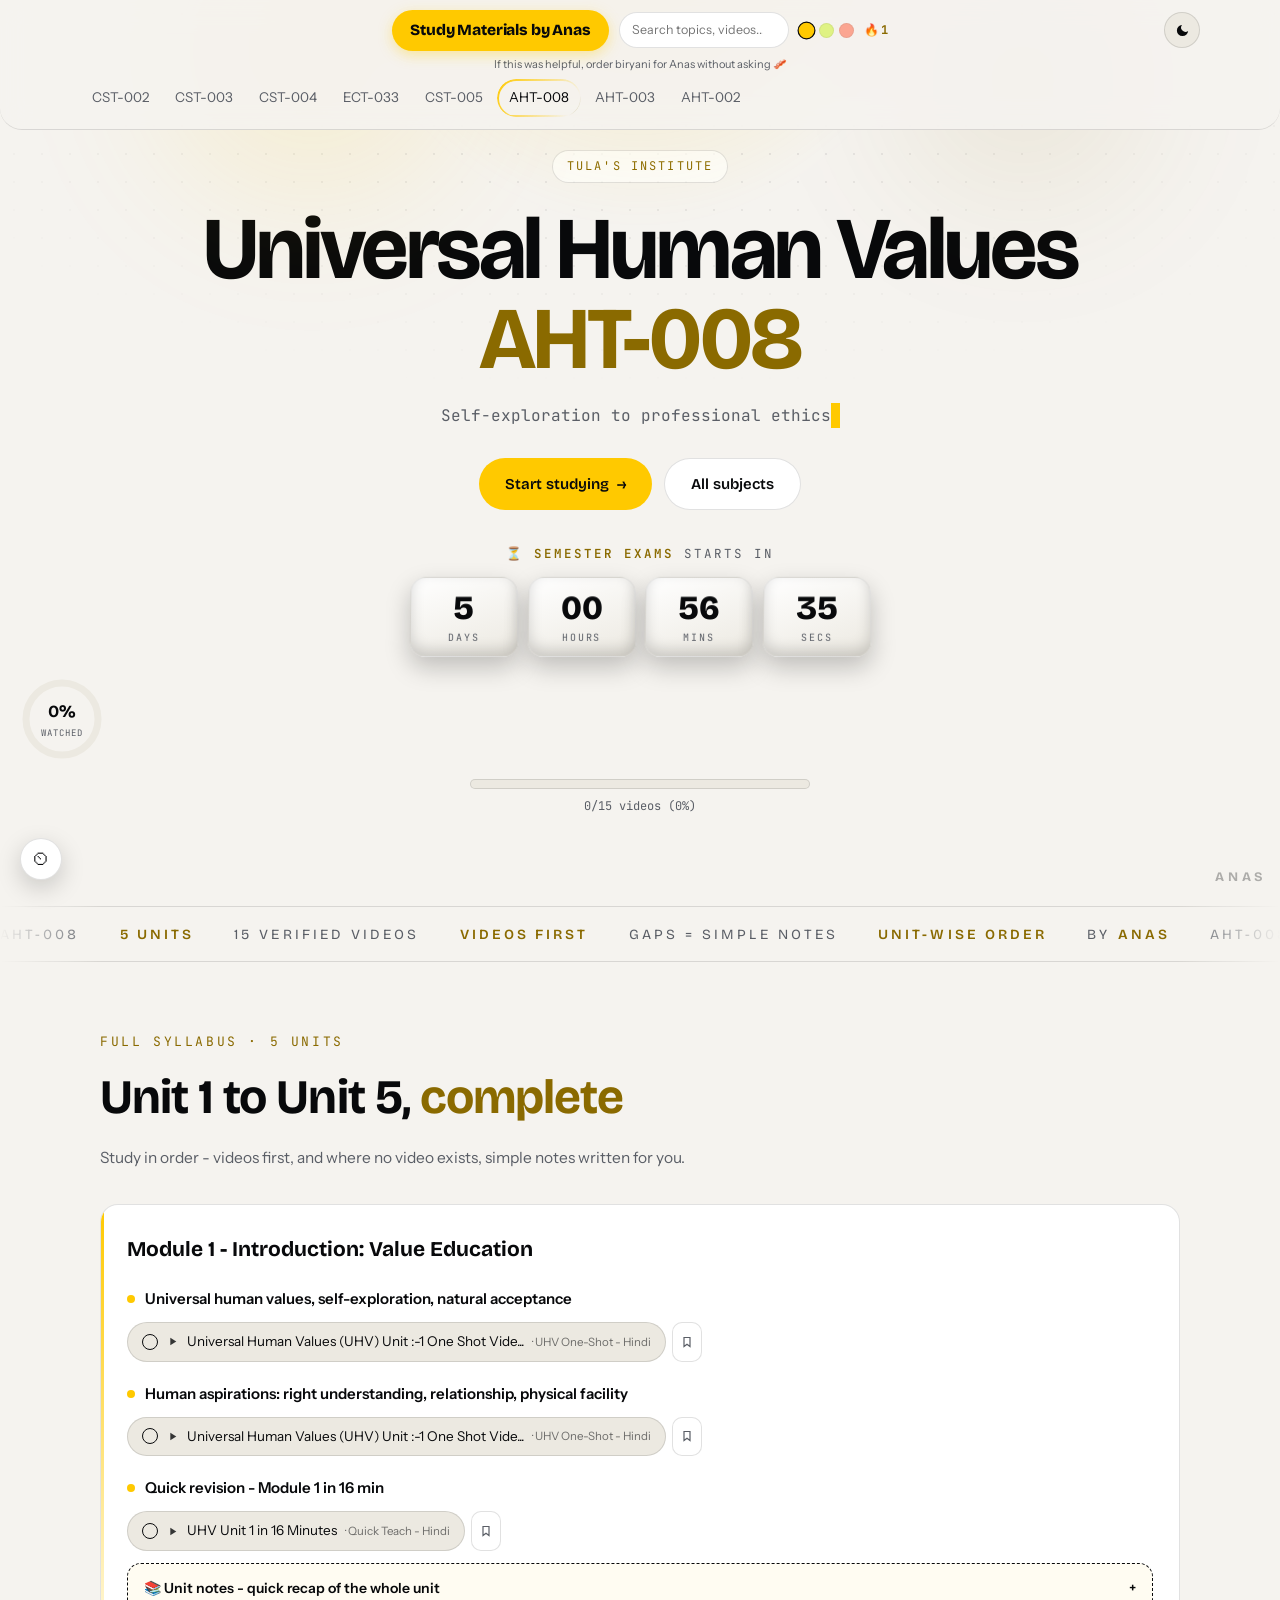
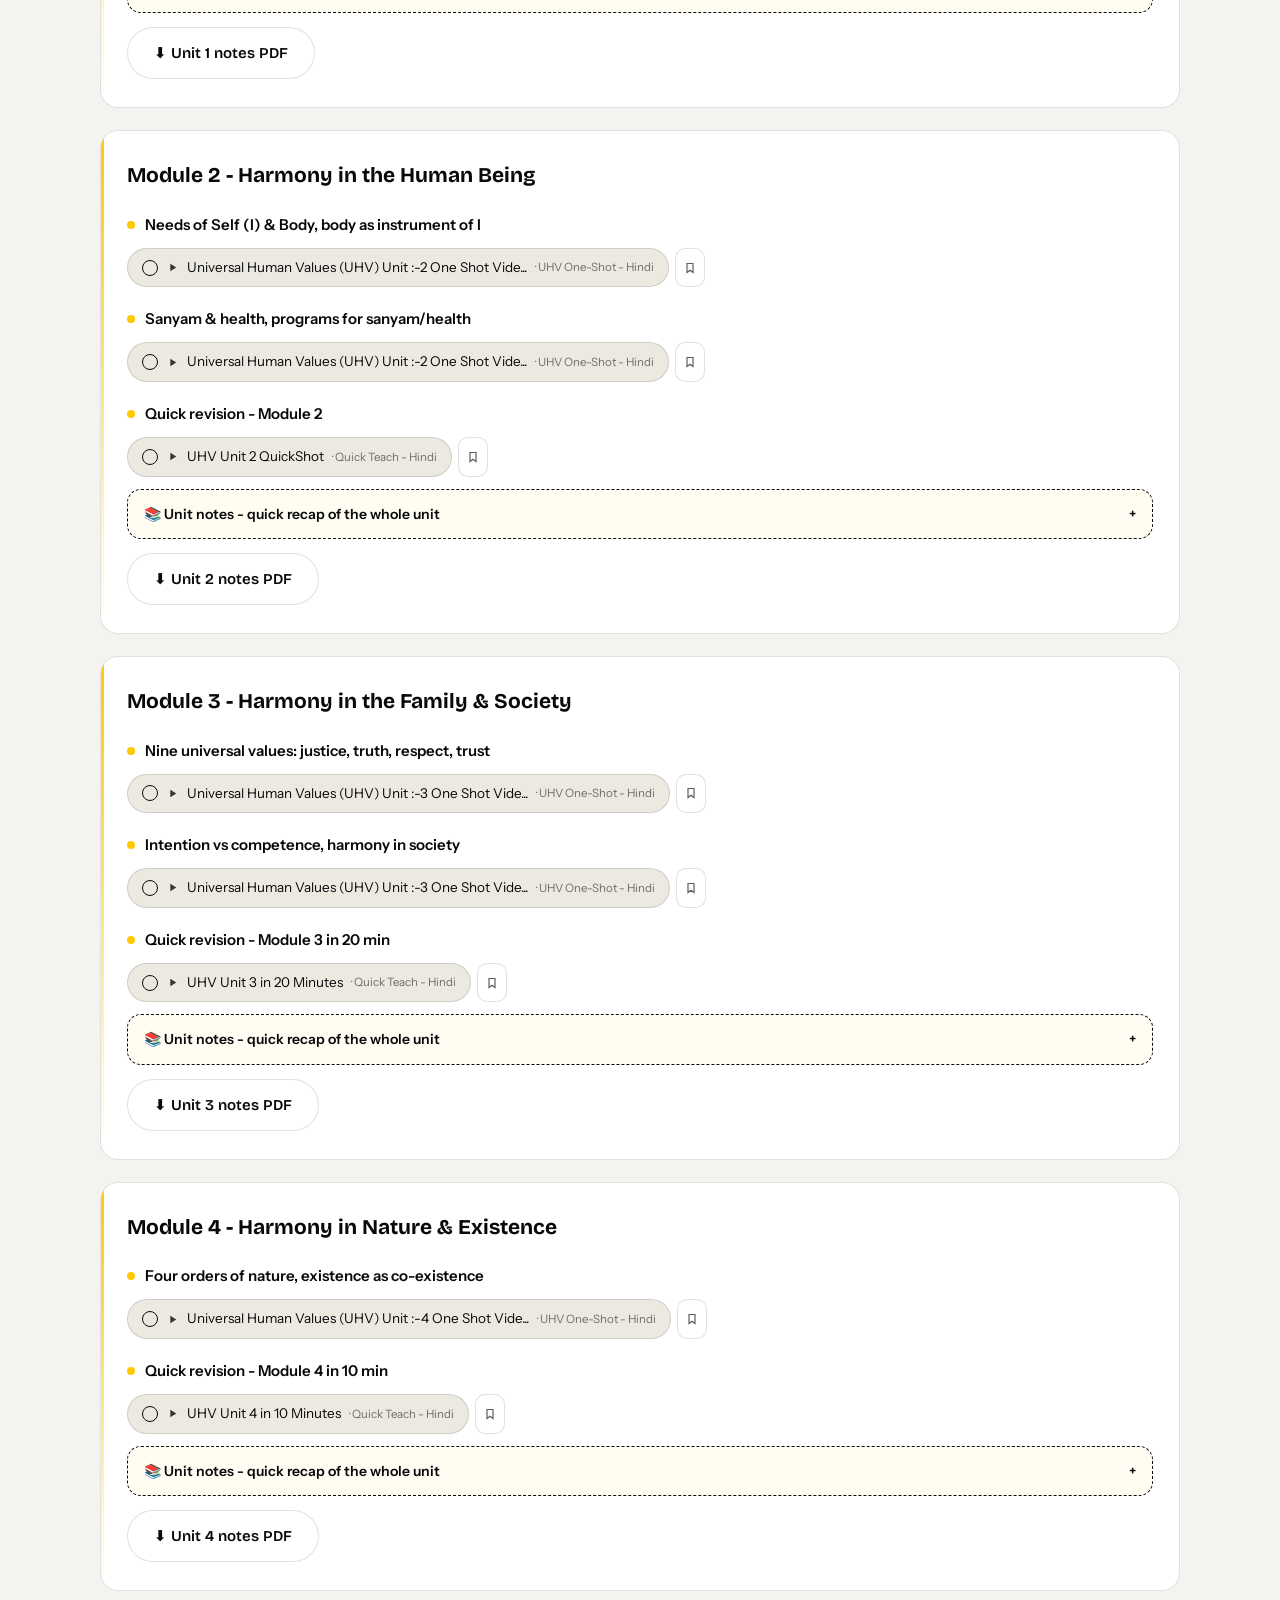
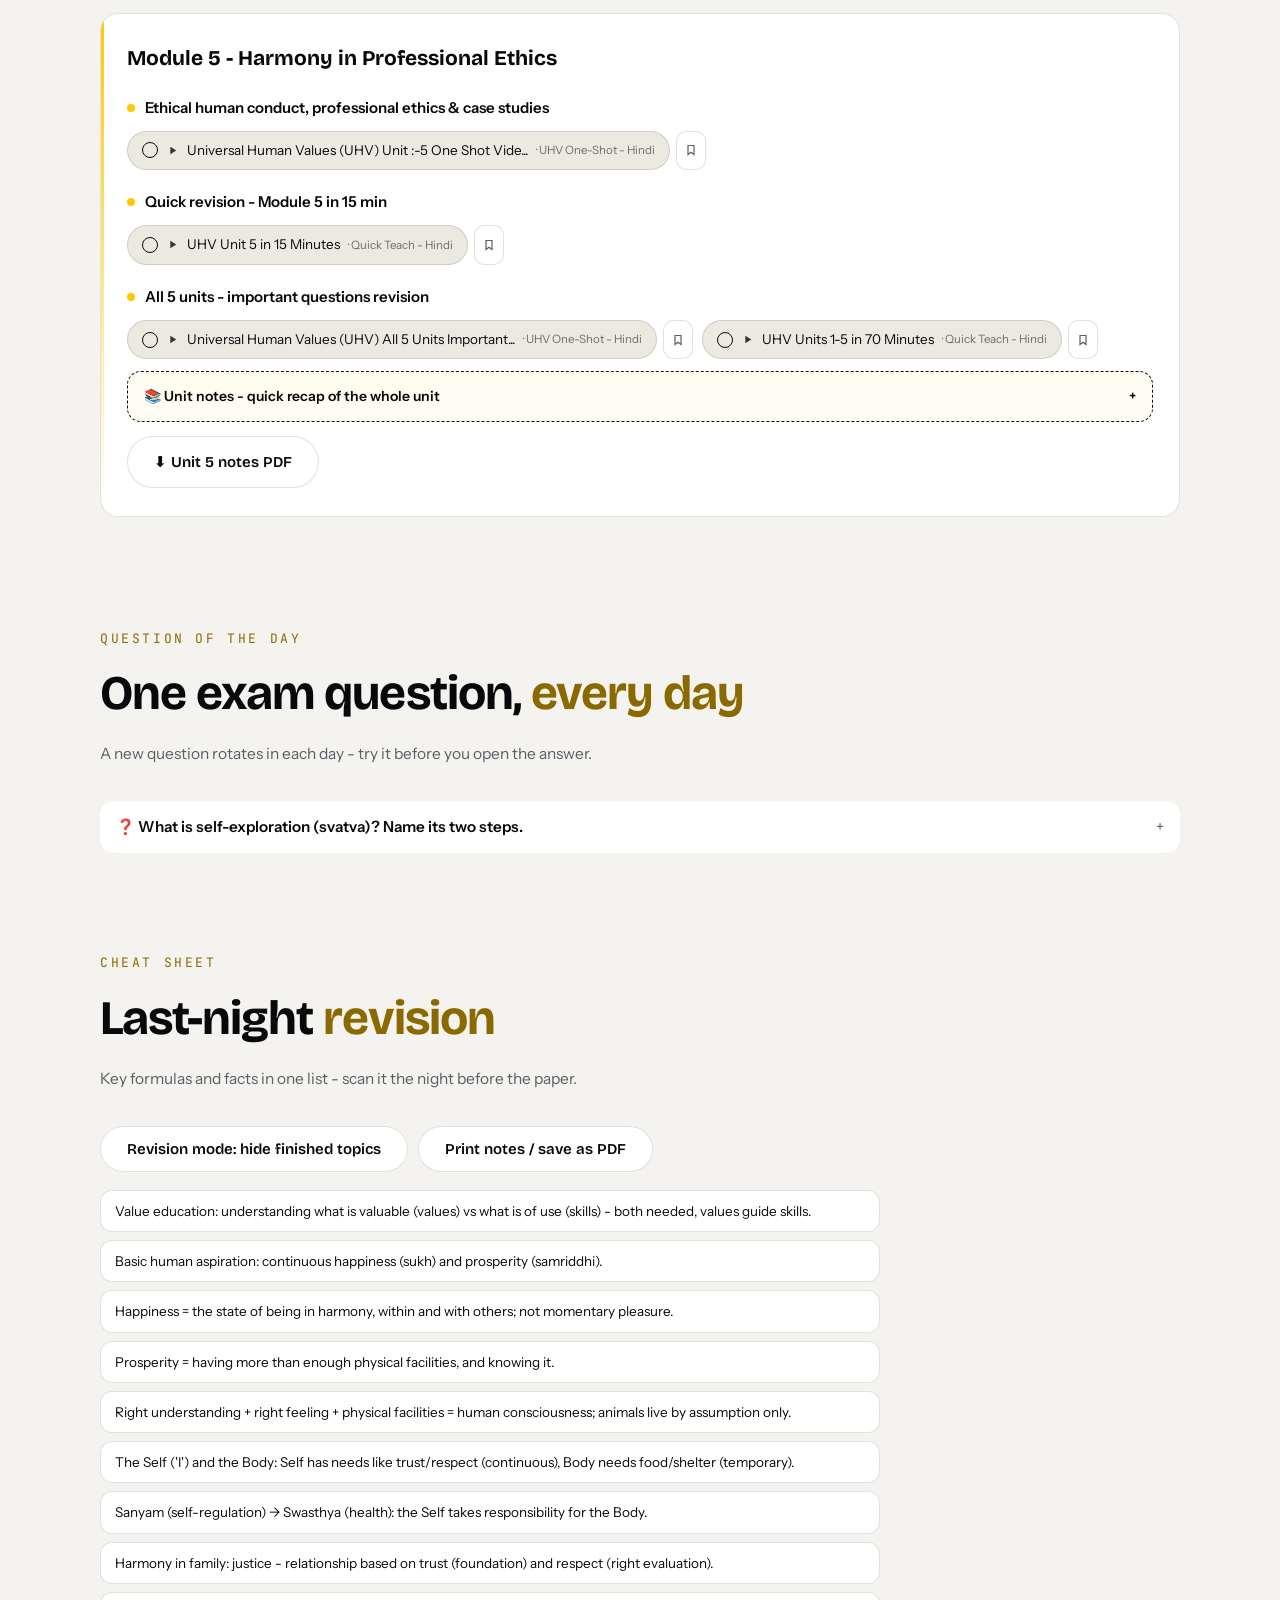
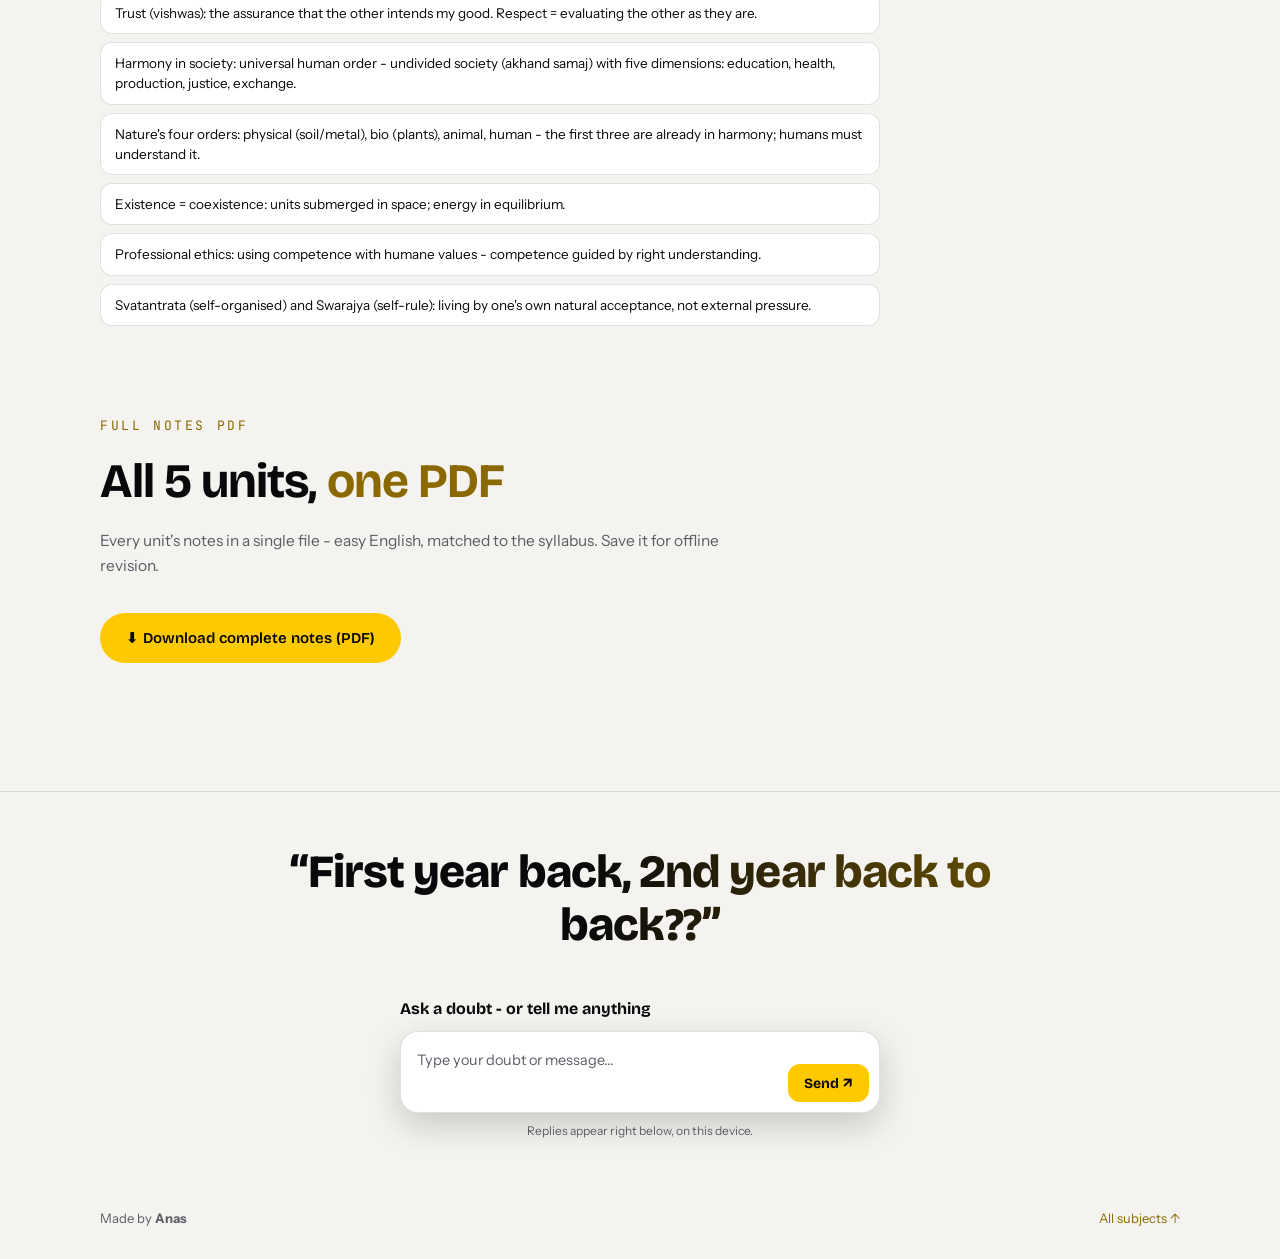
<file: subjects/uhv.html>
<!DOCTYPE html>
<html lang="en" data-theme="uhv" data-palette="p1">
<head>
<meta charset="UTF-8">
<meta name="viewport" content="width=device-width, initial-scale=1.0">
<title>Universal Human Values (AHT-008) - Study Material</title>
<meta name="description" content="Complete Universal Human Values AHT-008 syllabus - best YouTube videos and simple notes, unit-wise.">
<link rel="canonical" href="https://anasamin822-dotcom.github.io/study-materials/subjects/uhv.html">
<link rel="manifest" href="../manifest.webmanifest">
<meta name="theme-color" content="#0B0B0F">
<link rel="apple-touch-icon" href="../assets/icon-192.png">
<link rel="icon" href="data:image/svg+xml,%3Csvg xmlns='http://www.w3.org/2000/svg' viewBox='0 0 100 100'%3E%3Ctext y='.9em' font-size='90' font-family='sans-serif' font-weight='bold' fill='%23FFC900'%3EA%3C/text%3E%3C/svg%3E">
<link rel="preconnect" href="https://fonts.googleapis.com">
<link rel="preconnect" href="https://fonts.gstatic.com" crossorigin>
<link href="https://fonts.googleapis.com/css2?family=Bricolage+Grotesque:opsz,wght@12..96,400;12..96,600;12..96,700;12..96,800&family=Instrument+Sans:ital,wght@0,400;0,500;0,600;0,700;1,400&family=JetBrains+Mono:wght@400;600&display=swap" rel="stylesheet">
<script src="../assets/mode.js?v=1794459906"></script>
<link rel="stylesheet" href="../assets/style.css?v=1794459906">
</head>
<body data-page="uhv" data-slug="uhv" data-name="Universal Human Values">
<div class="page-loader"><span>Study Materials <b>by Anas</b></span></div>
<div class="dot-bg"></div>
<div class="scroll-progress"></div>
<nav class="nav">
  <div class="nav-row">
    <a class="brand" href="../">Study Materials by Anas</a>
    <div class="nav-tools">
    <div class="nav-search">
      <input type="search" data-search placeholder="Search topics, videos..." aria-label="Search topics and videos" autocomplete="off">
      <div class="search-drop" data-drop hidden></div>
    </div>
    <button class="lang-btn" type="button" data-lang-toggle hidden aria-label="Notes language toggle">EN</button>
    <div class="pal-dots" role="group" aria-label="Colour palette">
      <button type="button" data-pal="p1" style="--dot:#FFC900" aria-label="Amber palette"></button>
      <button type="button" data-pal="p2" style="--dot:#CDF22B" aria-label="Lime palette"></button>
      <button type="button" data-pal="p3" style="--dot:#FF6845" aria-label="Coral palette"></button>
    </div>
    <span class="streak" data-streak hidden title="Day streak">&#128293;<b></b></span>
    <button class="mode-toggle" type="button" aria-label="Light/dark mode toggle" aria-pressed="false"><svg class="moon" width="15" height="15" viewBox="0 0 24 24" fill="currentColor"><path d="M21 12.79A9 9 0 1 1 11.21 3 7 7 0 0 0 21 12.79z"/></svg><svg class="sun" width="16" height="16" viewBox="0 0 24 24" fill="none" stroke="currentColor" stroke-width="2" stroke-linecap="round"><circle cx="12" cy="12" r="4.2" fill="currentColor" stroke="none"/><path d="M12 2v2.5M12 19.5V22M2 12h2.5M19.5 12H22M4.6 4.6l1.8 1.8M17.6 17.6l1.8 1.8M4.6 19.4l1.8-1.8M17.6 6.4l1.8-1.8"/></svg></button>
    </div>
  </div>
  <div class="brand-quote">If this was helpful, order biryani for Anas without asking &#129363;</div>
  <div class="links"><a href="../subjects/discrete.html">CST-002</a><a href="../subjects/dsa.html">CST-003</a><a href="../subjects/oop.html">CST-004</a><a href="../subjects/de.html">ECT-033</a><a href="../subjects/python.html">CST-005</a><a href="../subjects/uhv.html" class="active">AHT-008</a><a href="../subjects/maths.html">AHT-003</a><a href="../subjects/chem.html">AHT-002</a></div>
</nav>
<header class="hero">
  <div class="aurora a1"></div><div class="aurora a2"></div>
  <div class="spotlight"></div>
  <span class="kicker">Tula&#x27;s Institute</span>
  <h1>Universal Human Values<br><span class="accent">AHT-008</span></h1>
  <div class="type" data-typewriter="Self-exploration to professional ethics - learn calmly."></div>
  <div class="cta-row">
    <a class="btn btn-primary" data-magnetic href="#content">Start studying <span class="arrow">&rarr;</span></a>
    <a class="btn btn-ghost" data-magnetic href="../">All subjects</a>
  </div>
  <div class="countdown reveal" data-countdown>
  <div class="cd-label">&#9203; <span data-cd-label>CIE 2</span> starts in</div>
  <div class="cd-grid">
    <div class="cd-card"><b data-cd-d>--</b><small>days</small></div>
    <div class="cd-card"><b data-cd-h>--</b><small>hours</small></div>
    <div class="cd-card"><b data-cd-m>--</b><small>mins</small></div>
    <div class="cd-card"><b data-cd-s>--</b><small>secs</small></div>
  </div>
</div>
  <div class="ring-wrap">
    <svg class="ring" viewBox="0 0 84 84" aria-hidden="true">
      <circle class="ring-bg" cx="42" cy="42" r="36"></circle>
      <circle class="ring-fg" cx="42" cy="42" r="36" data-ring-fg></circle>
    </svg>
    <div class="ring-num"><b data-ring-pct>0%</b><small>watched</small></div>
  </div>
  <div class="cta-row" style="margin-top:18px">
    <div style="min-width:240px;max-width:340px;width:100%;background:var(--surface-2);border-radius:999px;height:10px;overflow:hidden;border:1px solid var(--line)">
      <div class="progress-fill" style="height:100%;width:0;background:var(--accent);transition:width .4s"></div>
    </div>
  </div>
  <div class="progress-label" style="margin-top:8px;font-family:var(--font-mono);font-size:12px;color:var(--muted)"></div>
</header>
<div class="marquee"><div class="track">
  <span>AHT-008</span><span><b>5 units</b></span><span>15 verified videos</span><span><b>videos first</b></span><span>gaps = simple notes</span><span><b>unit-wise order</b></span><span>by <b>Anas</b></span>
</div></div>
<main class="wrap" id="content">
<section class="section">
  <div class="section-head reveal">
    <div class="num">FULL SYLLABUS &middot; 5 UNITS</div>
    <h2>Unit 1 to Unit 5, <span style="color:var(--accent-strong)">complete</span></h2>
    <p>Study in order - videos first, and where no video exists, simple notes written for you.</p>
  </div>
  <div class="unit reveal">
  <h3>Module 1 - Introduction: Value Education</h3>
  <div class="topic reveal" id="t1"><div class="topic-name"><span class="tick"></span>Universal human values, self-exploration, natural acceptance<button class="tshare" type="button" data-anchor="t1" aria-label="Copy link to this topic" title="Copy link"><svg width="11" height="11" viewBox="0 0 24 24" fill="none" stroke="currentColor" stroke-width="2.2"><path d="M10 13a5 5 0 0 0 7.5.5l3-3a5 5 0 0 0-7-7l-1.7 1.7"/><path d="M14 11a5 5 0 0 0-7.5-.5l-3 3a5 5 0 0 0 7 7l1.7-1.7"/></svg></button></div><div class="pills"><span class="pillwrap"><a class="pill" data-vid="5UIGlm91mg8" href="https://www.youtube.com/watch?v=5UIGlm91mg8&amp;list=PLBvTTYUOHEmeYjzc3qrXrX5O6VQhgGEA-" target="_blank" rel="noopener"><span class="check"></span><svg width="13" height="13" viewBox="0 0 24 24" fill="currentColor"><path d="M8 5v14l11-7z"/></svg><span>Universal Human Values (UHV) Unit :-1 One Shot Vide...</span><span style="opacity:.55;font-size:11.5px">&middot; UHV One-Shot - Hindi</span></a><button class="bmk" type="button" data-bmk="Universal Human Values (UHV) Unit :-1 One Shot Vide...|https://www.youtube.com/watch?v=5UIGlm91mg8&amp;list=PLBvTTYUOHEmeYjzc3qrXrX5O6VQhgGEA-|UHV One-Shot - Hindi|5UIGlm91mg8|uhv" aria-label="Bookmark this video" title="Bookmark"><svg width="12" height="12" viewBox="0 0 24 24" fill="none" stroke="currentColor" stroke-width="2.4"><path d="M6 3h12v18l-6-4.5L6 21z"/></svg></button></span></div></div><div class="topic reveal" id="t2"><div class="topic-name"><span class="tick"></span>Human aspirations: right understanding, relationship, physical facility<button class="tshare" type="button" data-anchor="t2" aria-label="Copy link to this topic" title="Copy link"><svg width="11" height="11" viewBox="0 0 24 24" fill="none" stroke="currentColor" stroke-width="2.2"><path d="M10 13a5 5 0 0 0 7.5.5l3-3a5 5 0 0 0-7-7l-1.7 1.7"/><path d="M14 11a5 5 0 0 0-7.5-.5l-3 3a5 5 0 0 0 7 7l1.7-1.7"/></svg></button></div><div class="pills"><span class="pillwrap"><a class="pill" data-vid="5UIGlm91mg8" href="https://www.youtube.com/watch?v=5UIGlm91mg8&amp;list=PLBvTTYUOHEmeYjzc3qrXrX5O6VQhgGEA-" target="_blank" rel="noopener"><span class="check"></span><svg width="13" height="13" viewBox="0 0 24 24" fill="currentColor"><path d="M8 5v14l11-7z"/></svg><span>Universal Human Values (UHV) Unit :-1 One Shot Vide...</span><span style="opacity:.55;font-size:11.5px">&middot; UHV One-Shot - Hindi</span></a><button class="bmk" type="button" data-bmk="Universal Human Values (UHV) Unit :-1 One Shot Vide...|https://www.youtube.com/watch?v=5UIGlm91mg8&amp;list=PLBvTTYUOHEmeYjzc3qrXrX5O6VQhgGEA-|UHV One-Shot - Hindi|5UIGlm91mg8|uhv" aria-label="Bookmark this video" title="Bookmark"><svg width="12" height="12" viewBox="0 0 24 24" fill="none" stroke="currentColor" stroke-width="2.4"><path d="M6 3h12v18l-6-4.5L6 21z"/></svg></button></span></div></div><div class="topic reveal" id="t3"><div class="topic-name"><span class="tick"></span>Quick revision - Module 1 in 16 min<button class="tshare" type="button" data-anchor="t3" aria-label="Copy link to this topic" title="Copy link"><svg width="11" height="11" viewBox="0 0 24 24" fill="none" stroke="currentColor" stroke-width="2.2"><path d="M10 13a5 5 0 0 0 7.5.5l3-3a5 5 0 0 0-7-7l-1.7 1.7"/><path d="M14 11a5 5 0 0 0-7.5-.5l-3 3a5 5 0 0 0 7 7l1.7-1.7"/></svg></button></div><div class="pills"><span class="pillwrap"><a class="pill" data-vid="RmtWNwjSMJ0" href="https://www.youtube.com/watch?v=RmtWNwjSMJ0" target="_blank" rel="noopener"><span class="check"></span><svg width="13" height="13" viewBox="0 0 24 24" fill="currentColor"><path d="M8 5v14l11-7z"/></svg><span>UHV Unit 1 in 16 Minutes</span><span style="opacity:.55;font-size:11.5px">&middot; Quick Teach - Hindi</span></a><button class="bmk" type="button" data-bmk="UHV Unit 1 in 16 Minutes|https://www.youtube.com/watch?v=RmtWNwjSMJ0|Quick Teach - Hindi|RmtWNwjSMJ0|uhv" aria-label="Bookmark this video" title="Bookmark"><svg width="12" height="12" viewBox="0 0 24 24" fill="none" stroke="currentColor" stroke-width="2.4"><path d="M6 3h12v18l-6-4.5L6 21z"/></svg></button></span></div></div>
  <details class="note unit-note"><summary>&#128218; Unit notes - quick recap of the whole unit<span class="plus">+</span></summary>
<div class="note-body"><p><b>What this unit covers:</b> why value education matters - the need, content, process, and the basic guidelines: happiness, prosperity and their continuity.</p>
<p><b>Key ideas:</b> <b>Value education</b> teaches what is universally valuable for a human being, not just skills for a job. Every human wants two things: <b>happiness</b> (a state of harmony within) and <b>prosperity</b> (the feeling of having more than enough physical facilities) - <b>continuously</b>. The current crisis comes from chasing facilities while ignoring relationships and understanding. The unit introduces <b>self-exploration</b> as the process: verify proposals on your own right, in your own experience - don't accept them because a book says so, don't reject them without testing. Basic human aspiration = continuous happiness and prosperity; these come from <b>right understanding + right feelings</b>, not from money alone.</p>
<p><b>Exam pointers:</b> definitions with one example each: value education, happiness, prosperity, self-exploration (with its two steps). "What is the need for value education in the present scenario?" is the standard long answer - answer it with the gap between facilities and fulfilment.</p></div></details>
  <a class="btn btn-ghost unit-pdf" href="../notes/uhv-unit-1-notes.pdf" download>&#11015; Unit 1 notes PDF</a>
</div><div class="unit reveal">
  <h3>Module 2 - Harmony in the Human Being</h3>
  <div class="topic reveal" id="t4"><div class="topic-name"><span class="tick"></span>Needs of Self (I) &amp; Body, body as instrument of I<button class="tshare" type="button" data-anchor="t4" aria-label="Copy link to this topic" title="Copy link"><svg width="11" height="11" viewBox="0 0 24 24" fill="none" stroke="currentColor" stroke-width="2.2"><path d="M10 13a5 5 0 0 0 7.5.5l3-3a5 5 0 0 0-7-7l-1.7 1.7"/><path d="M14 11a5 5 0 0 0-7.5-.5l-3 3a5 5 0 0 0 7 7l1.7-1.7"/></svg></button></div><div class="pills"><span class="pillwrap"><a class="pill" data-vid="rjyhhUyUvsg" href="https://www.youtube.com/watch?v=rjyhhUyUvsg&amp;list=PLBvTTYUOHEmeYjzc3qrXrX5O6VQhgGEA-" target="_blank" rel="noopener"><span class="check"></span><svg width="13" height="13" viewBox="0 0 24 24" fill="currentColor"><path d="M8 5v14l11-7z"/></svg><span>Universal Human Values (UHV) Unit :-2 One Shot Vide...</span><span style="opacity:.55;font-size:11.5px">&middot; UHV One-Shot - Hindi</span></a><button class="bmk" type="button" data-bmk="Universal Human Values (UHV) Unit :-2 One Shot Vide...|https://www.youtube.com/watch?v=rjyhhUyUvsg&amp;list=PLBvTTYUOHEmeYjzc3qrXrX5O6VQhgGEA-|UHV One-Shot - Hindi|rjyhhUyUvsg|uhv" aria-label="Bookmark this video" title="Bookmark"><svg width="12" height="12" viewBox="0 0 24 24" fill="none" stroke="currentColor" stroke-width="2.4"><path d="M6 3h12v18l-6-4.5L6 21z"/></svg></button></span></div></div><div class="topic reveal" id="t5"><div class="topic-name"><span class="tick"></span>Sanyam &amp; health, programs for sanyam/health<button class="tshare" type="button" data-anchor="t5" aria-label="Copy link to this topic" title="Copy link"><svg width="11" height="11" viewBox="0 0 24 24" fill="none" stroke="currentColor" stroke-width="2.2"><path d="M10 13a5 5 0 0 0 7.5.5l3-3a5 5 0 0 0-7-7l-1.7 1.7"/><path d="M14 11a5 5 0 0 0-7.5-.5l-3 3a5 5 0 0 0 7 7l1.7-1.7"/></svg></button></div><div class="pills"><span class="pillwrap"><a class="pill" data-vid="rjyhhUyUvsg" href="https://www.youtube.com/watch?v=rjyhhUyUvsg&amp;list=PLBvTTYUOHEmeYjzc3qrXrX5O6VQhgGEA-" target="_blank" rel="noopener"><span class="check"></span><svg width="13" height="13" viewBox="0 0 24 24" fill="currentColor"><path d="M8 5v14l11-7z"/></svg><span>Universal Human Values (UHV) Unit :-2 One Shot Vide...</span><span style="opacity:.55;font-size:11.5px">&middot; UHV One-Shot - Hindi</span></a><button class="bmk" type="button" data-bmk="Universal Human Values (UHV) Unit :-2 One Shot Vide...|https://www.youtube.com/watch?v=rjyhhUyUvsg&amp;list=PLBvTTYUOHEmeYjzc3qrXrX5O6VQhgGEA-|UHV One-Shot - Hindi|rjyhhUyUvsg|uhv" aria-label="Bookmark this video" title="Bookmark"><svg width="12" height="12" viewBox="0 0 24 24" fill="none" stroke="currentColor" stroke-width="2.4"><path d="M6 3h12v18l-6-4.5L6 21z"/></svg></button></span></div></div><div class="topic reveal" id="t6"><div class="topic-name"><span class="tick"></span>Quick revision - Module 2<button class="tshare" type="button" data-anchor="t6" aria-label="Copy link to this topic" title="Copy link"><svg width="11" height="11" viewBox="0 0 24 24" fill="none" stroke="currentColor" stroke-width="2.2"><path d="M10 13a5 5 0 0 0 7.5.5l3-3a5 5 0 0 0-7-7l-1.7 1.7"/><path d="M14 11a5 5 0 0 0-7.5-.5l-3 3a5 5 0 0 0 7 7l1.7-1.7"/></svg></button></div><div class="pills"><span class="pillwrap"><a class="pill" data-vid="_s6Bt7taG2c" href="https://www.youtube.com/watch?v=_s6Bt7taG2c" target="_blank" rel="noopener"><span class="check"></span><svg width="13" height="13" viewBox="0 0 24 24" fill="currentColor"><path d="M8 5v14l11-7z"/></svg><span>UHV Unit 2 QuickShot</span><span style="opacity:.55;font-size:11.5px">&middot; Quick Teach - Hindi</span></a><button class="bmk" type="button" data-bmk="UHV Unit 2 QuickShot|https://www.youtube.com/watch?v=_s6Bt7taG2c|Quick Teach - Hindi|_s6Bt7taG2c|uhv" aria-label="Bookmark this video" title="Bookmark"><svg width="12" height="12" viewBox="0 0 24 24" fill="none" stroke="currentColor" stroke-width="2.4"><path d="M6 3h12v18l-6-4.5L6 21z"/></svg></button></span></div></div>
  <details class="note unit-note"><summary>&#128218; Unit notes - quick recap of the whole unit<span class="plus">+</span></summary>
<div class="note-body"><p><b>What this unit covers:</b> harmony in the human being - understanding the Self (I) and the Body as two co-existing realities, and what each needs.</p>
<p><b>Key ideas:</b> A human being is <b>Self (I) + Body</b>. The Self is conscious - its needs are <b>continuous happiness</b> (feelings like trust, respect); the Body is material - its needs are <b>physical facilities</b> (food, shelter), needed only in limited quantity, temporarily. The activities differ too: the Self does <b>imagination</b> (desire, thought, expectation); the Body does <b>recognising and fulfilling</b>. Confusing the two - trying to get continuous happiness from physical facilities - is the root of dissatisfaction. The Self is the <b>seer, doer and enjoyer</b>; the Body is an instrument. Right understanding keeps the Self in charge, and the Body stays healthy as a result.</p>
<p><b>Exam pointers:</b> "differentiate between the needs of the Self and the Body" in a table (continuous vs temporary, quantitative vs qualitative...) is the most repeated question. Also common: "human being as co-existence of Self and Body" and the four activities of the Self (imagination: desire, thought, expectation).</p></div></details>
  <a class="btn btn-ghost unit-pdf" href="../notes/uhv-unit-2-notes.pdf" download>&#11015; Unit 2 notes PDF</a>
</div><div class="unit reveal">
  <h3>Module 3 - Harmony in the Family &amp; Society</h3>
  <div class="topic reveal" id="t7"><div class="topic-name"><span class="tick"></span>Nine universal values: justice, truth, respect, trust<button class="tshare" type="button" data-anchor="t7" aria-label="Copy link to this topic" title="Copy link"><svg width="11" height="11" viewBox="0 0 24 24" fill="none" stroke="currentColor" stroke-width="2.2"><path d="M10 13a5 5 0 0 0 7.5.5l3-3a5 5 0 0 0-7-7l-1.7 1.7"/><path d="M14 11a5 5 0 0 0-7.5-.5l-3 3a5 5 0 0 0 7 7l1.7-1.7"/></svg></button></div><div class="pills"><span class="pillwrap"><a class="pill" data-vid="LRAQO8KnnXo" href="https://www.youtube.com/watch?v=LRAQO8KnnXo&amp;list=PLBvTTYUOHEmeYjzc3qrXrX5O6VQhgGEA-" target="_blank" rel="noopener"><span class="check"></span><svg width="13" height="13" viewBox="0 0 24 24" fill="currentColor"><path d="M8 5v14l11-7z"/></svg><span>Universal Human Values (UHV) Unit :-3 One Shot Vide...</span><span style="opacity:.55;font-size:11.5px">&middot; UHV One-Shot - Hindi</span></a><button class="bmk" type="button" data-bmk="Universal Human Values (UHV) Unit :-3 One Shot Vide...|https://www.youtube.com/watch?v=LRAQO8KnnXo&amp;list=PLBvTTYUOHEmeYjzc3qrXrX5O6VQhgGEA-|UHV One-Shot - Hindi|LRAQO8KnnXo|uhv" aria-label="Bookmark this video" title="Bookmark"><svg width="12" height="12" viewBox="0 0 24 24" fill="none" stroke="currentColor" stroke-width="2.4"><path d="M6 3h12v18l-6-4.5L6 21z"/></svg></button></span></div></div><div class="topic reveal" id="t8"><div class="topic-name"><span class="tick"></span>Intention vs competence, harmony in society<button class="tshare" type="button" data-anchor="t8" aria-label="Copy link to this topic" title="Copy link"><svg width="11" height="11" viewBox="0 0 24 24" fill="none" stroke="currentColor" stroke-width="2.2"><path d="M10 13a5 5 0 0 0 7.5.5l3-3a5 5 0 0 0-7-7l-1.7 1.7"/><path d="M14 11a5 5 0 0 0-7.5-.5l-3 3a5 5 0 0 0 7 7l1.7-1.7"/></svg></button></div><div class="pills"><span class="pillwrap"><a class="pill" data-vid="LRAQO8KnnXo" href="https://www.youtube.com/watch?v=LRAQO8KnnXo&amp;list=PLBvTTYUOHEmeYjzc3qrXrX5O6VQhgGEA-" target="_blank" rel="noopener"><span class="check"></span><svg width="13" height="13" viewBox="0 0 24 24" fill="currentColor"><path d="M8 5v14l11-7z"/></svg><span>Universal Human Values (UHV) Unit :-3 One Shot Vide...</span><span style="opacity:.55;font-size:11.5px">&middot; UHV One-Shot - Hindi</span></a><button class="bmk" type="button" data-bmk="Universal Human Values (UHV) Unit :-3 One Shot Vide...|https://www.youtube.com/watch?v=LRAQO8KnnXo&amp;list=PLBvTTYUOHEmeYjzc3qrXrX5O6VQhgGEA-|UHV One-Shot - Hindi|LRAQO8KnnXo|uhv" aria-label="Bookmark this video" title="Bookmark"><svg width="12" height="12" viewBox="0 0 24 24" fill="none" stroke="currentColor" stroke-width="2.4"><path d="M6 3h12v18l-6-4.5L6 21z"/></svg></button></span></div></div><div class="topic reveal" id="t9"><div class="topic-name"><span class="tick"></span>Quick revision - Module 3 in 20 min<button class="tshare" type="button" data-anchor="t9" aria-label="Copy link to this topic" title="Copy link"><svg width="11" height="11" viewBox="0 0 24 24" fill="none" stroke="currentColor" stroke-width="2.2"><path d="M10 13a5 5 0 0 0 7.5.5l3-3a5 5 0 0 0-7-7l-1.7 1.7"/><path d="M14 11a5 5 0 0 0-7.5-.5l-3 3a5 5 0 0 0 7 7l1.7-1.7"/></svg></button></div><div class="pills"><span class="pillwrap"><a class="pill" data-vid="Xee1kcGlRXM" href="https://www.youtube.com/watch?v=Xee1kcGlRXM" target="_blank" rel="noopener"><span class="check"></span><svg width="13" height="13" viewBox="0 0 24 24" fill="currentColor"><path d="M8 5v14l11-7z"/></svg><span>UHV Unit 3 in 20 Minutes</span><span style="opacity:.55;font-size:11.5px">&middot; Quick Teach - Hindi</span></a><button class="bmk" type="button" data-bmk="UHV Unit 3 in 20 Minutes|https://www.youtube.com/watch?v=Xee1kcGlRXM|Quick Teach - Hindi|Xee1kcGlRXM|uhv" aria-label="Bookmark this video" title="Bookmark"><svg width="12" height="12" viewBox="0 0 24 24" fill="none" stroke="currentColor" stroke-width="2.4"><path d="M6 3h12v18l-6-4.5L6 21z"/></svg></button></span></div></div>
  <details class="note unit-note"><summary>&#128218; Unit notes - quick recap of the whole unit<span class="plus">+</span></summary>
<div class="note-body"><p><b>What this unit covers:</b> harmony in the family and society - relationships, the nine feelings (values) in relationship, and the goal of an undivided society.</p>
<p><b>Key ideas:</b> The family is the first place we live relationship. Relationship rests on <b>feelings</b>, not just physical exchange. The nine feelings: <b>trust</b> (foundation - being assured the other intends my happiness), <b>respect</b> (right evaluation - the other is similar to me), affection, care, guidance, reverence, glory, gratitude, love (complete - the feeling of being related to all). <b>Justice</b> = recognition, fulfilment and right evaluation in relationship, leading to mutual happiness. The societal goal: <b>undivided society (akhand samaj)</b> and <b>universal human order (sarvabhauma vyavastha)</b> built on five dimensions - education-sanskar, health-self-regulation, production-work, justice-preservation, exchange-storage.</p>
<p><b>Exam pointers:</b> the nine feelings list (with trust and respect explained in 2-3 lines each) is asked again and again. "What is justice in human relationship?" and "goals of a universal human order (the five dimensions)" are the standard long answers.</p></div></details>
  <a class="btn btn-ghost unit-pdf" href="../notes/uhv-unit-3-notes.pdf" download>&#11015; Unit 3 notes PDF</a>
</div><div class="unit reveal">
  <h3>Module 4 - Harmony in Nature &amp; Existence</h3>
  <div class="topic reveal" id="t10"><div class="topic-name"><span class="tick"></span>Four orders of nature, existence as co-existence<button class="tshare" type="button" data-anchor="t10" aria-label="Copy link to this topic" title="Copy link"><svg width="11" height="11" viewBox="0 0 24 24" fill="none" stroke="currentColor" stroke-width="2.2"><path d="M10 13a5 5 0 0 0 7.5.5l3-3a5 5 0 0 0-7-7l-1.7 1.7"/><path d="M14 11a5 5 0 0 0-7.5-.5l-3 3a5 5 0 0 0 7 7l1.7-1.7"/></svg></button></div><div class="pills"><span class="pillwrap"><a class="pill" data-vid="IxC9ZU_hAIg" href="https://www.youtube.com/watch?v=IxC9ZU_hAIg&amp;list=PLBvTTYUOHEmeYjzc3qrXrX5O6VQhgGEA-" target="_blank" rel="noopener"><span class="check"></span><svg width="13" height="13" viewBox="0 0 24 24" fill="currentColor"><path d="M8 5v14l11-7z"/></svg><span>Universal Human Values (UHV) Unit :-4 One Shot Vide...</span><span style="opacity:.55;font-size:11.5px">&middot; UHV One-Shot - Hindi</span></a><button class="bmk" type="button" data-bmk="Universal Human Values (UHV) Unit :-4 One Shot Vide...|https://www.youtube.com/watch?v=IxC9ZU_hAIg&amp;list=PLBvTTYUOHEmeYjzc3qrXrX5O6VQhgGEA-|UHV One-Shot - Hindi|IxC9ZU_hAIg|uhv" aria-label="Bookmark this video" title="Bookmark"><svg width="12" height="12" viewBox="0 0 24 24" fill="none" stroke="currentColor" stroke-width="2.4"><path d="M6 3h12v18l-6-4.5L6 21z"/></svg></button></span></div></div><div class="topic reveal" id="t11"><div class="topic-name"><span class="tick"></span>Quick revision - Module 4 in 10 min<button class="tshare" type="button" data-anchor="t11" aria-label="Copy link to this topic" title="Copy link"><svg width="11" height="11" viewBox="0 0 24 24" fill="none" stroke="currentColor" stroke-width="2.2"><path d="M10 13a5 5 0 0 0 7.5.5l3-3a5 5 0 0 0-7-7l-1.7 1.7"/><path d="M14 11a5 5 0 0 0-7.5-.5l-3 3a5 5 0 0 0 7 7l1.7-1.7"/></svg></button></div><div class="pills"><span class="pillwrap"><a class="pill" data-vid="i7DI2Hi_zcs" href="https://www.youtube.com/watch?v=i7DI2Hi_zcs" target="_blank" rel="noopener"><span class="check"></span><svg width="13" height="13" viewBox="0 0 24 24" fill="currentColor"><path d="M8 5v14l11-7z"/></svg><span>UHV Unit 4 in 10 Minutes</span><span style="opacity:.55;font-size:11.5px">&middot; Quick Teach - Hindi</span></a><button class="bmk" type="button" data-bmk="UHV Unit 4 in 10 Minutes|https://www.youtube.com/watch?v=i7DI2Hi_zcs|Quick Teach - Hindi|i7DI2Hi_zcs|uhv" aria-label="Bookmark this video" title="Bookmark"><svg width="12" height="12" viewBox="0 0 24 24" fill="none" stroke="currentColor" stroke-width="2.4"><path d="M6 3h12v18l-6-4.5L6 21z"/></svg></button></span></div></div>
  <details class="note unit-note"><summary>&#128218; Unit notes - quick recap of the whole unit<span class="plus">+</span></summary>
<div class="note-body"><p><b>What this unit covers:</b> harmony in nature and existence - the four orders of nature, their interconnectedness, and existence as co-existence.</p>
<p><b>Key ideas:</b> Nature has <b>four orders</b>: <b>material</b> (soil, water, air), <b>pranic/bio</b> (plants), <b>animal</b>, and <b>human</b>. Each order has its own activity and <b>innateness</b> (svabhava): material order exists; pranic order lives and grows; animals live with will; humans alone have the capacity to <b>know</b>. The first three orders are already in harmony and <b>mutually fulfilling</b> - only the human order breaks the cycle by exploiting the rest. <b>Existence</b> = co-existence: units (everything we see) submerged in <b>space</b> (the all-pervading, no-activity reality). Everything is in space; space is the ground of all energy. <b>Holistic perception</b> means seeing this interdependence.</p>
<p><b>Exam pointers:</b> "describe the four orders of nature with their innateness and activities" in a table is the guaranteed question. "Existence as co-existence (units submerged in space)" and "why is there a need for harmony in nature / recyclability and self-regulation" are the usual theory answers.</p></div></details>
  <a class="btn btn-ghost unit-pdf" href="../notes/uhv-unit-4-notes.pdf" download>&#11015; Unit 4 notes PDF</a>
</div><div class="unit reveal">
  <h3>Module 5 - Harmony in Professional Ethics</h3>
  <div class="topic reveal" id="t12"><div class="topic-name"><span class="tick"></span>Ethical human conduct, professional ethics &amp; case studies<button class="tshare" type="button" data-anchor="t12" aria-label="Copy link to this topic" title="Copy link"><svg width="11" height="11" viewBox="0 0 24 24" fill="none" stroke="currentColor" stroke-width="2.2"><path d="M10 13a5 5 0 0 0 7.5.5l3-3a5 5 0 0 0-7-7l-1.7 1.7"/><path d="M14 11a5 5 0 0 0-7.5-.5l-3 3a5 5 0 0 0 7 7l1.7-1.7"/></svg></button></div><div class="pills"><span class="pillwrap"><a class="pill" data-vid="N4THgWw31Mk" href="https://www.youtube.com/watch?v=N4THgWw31Mk&amp;list=PLBvTTYUOHEmeYjzc3qrXrX5O6VQhgGEA-" target="_blank" rel="noopener"><span class="check"></span><svg width="13" height="13" viewBox="0 0 24 24" fill="currentColor"><path d="M8 5v14l11-7z"/></svg><span>Universal Human Values (UHV) Unit :-5 One Shot Vide...</span><span style="opacity:.55;font-size:11.5px">&middot; UHV One-Shot - Hindi</span></a><button class="bmk" type="button" data-bmk="Universal Human Values (UHV) Unit :-5 One Shot Vide...|https://www.youtube.com/watch?v=N4THgWw31Mk&amp;list=PLBvTTYUOHEmeYjzc3qrXrX5O6VQhgGEA-|UHV One-Shot - Hindi|N4THgWw31Mk|uhv" aria-label="Bookmark this video" title="Bookmark"><svg width="12" height="12" viewBox="0 0 24 24" fill="none" stroke="currentColor" stroke-width="2.4"><path d="M6 3h12v18l-6-4.5L6 21z"/></svg></button></span></div></div><div class="topic reveal" id="t13"><div class="topic-name"><span class="tick"></span>Quick revision - Module 5 in 15 min<button class="tshare" type="button" data-anchor="t13" aria-label="Copy link to this topic" title="Copy link"><svg width="11" height="11" viewBox="0 0 24 24" fill="none" stroke="currentColor" stroke-width="2.2"><path d="M10 13a5 5 0 0 0 7.5.5l3-3a5 5 0 0 0-7-7l-1.7 1.7"/><path d="M14 11a5 5 0 0 0-7.5-.5l-3 3a5 5 0 0 0 7 7l1.7-1.7"/></svg></button></div><div class="pills"><span class="pillwrap"><a class="pill" data-vid="IJrjr0_JoQE" href="https://www.youtube.com/watch?v=IJrjr0_JoQE" target="_blank" rel="noopener"><span class="check"></span><svg width="13" height="13" viewBox="0 0 24 24" fill="currentColor"><path d="M8 5v14l11-7z"/></svg><span>UHV Unit 5 in 15 Minutes</span><span style="opacity:.55;font-size:11.5px">&middot; Quick Teach - Hindi</span></a><button class="bmk" type="button" data-bmk="UHV Unit 5 in 15 Minutes|https://www.youtube.com/watch?v=IJrjr0_JoQE|Quick Teach - Hindi|IJrjr0_JoQE|uhv" aria-label="Bookmark this video" title="Bookmark"><svg width="12" height="12" viewBox="0 0 24 24" fill="none" stroke="currentColor" stroke-width="2.4"><path d="M6 3h12v18l-6-4.5L6 21z"/></svg></button></span></div></div><div class="topic reveal" id="t14"><div class="topic-name"><span class="tick"></span>All 5 units - important questions revision<button class="tshare" type="button" data-anchor="t14" aria-label="Copy link to this topic" title="Copy link"><svg width="11" height="11" viewBox="0 0 24 24" fill="none" stroke="currentColor" stroke-width="2.2"><path d="M10 13a5 5 0 0 0 7.5.5l3-3a5 5 0 0 0-7-7l-1.7 1.7"/><path d="M14 11a5 5 0 0 0-7.5-.5l-3 3a5 5 0 0 0 7 7l1.7-1.7"/></svg></button></div><div class="pills"><span class="pillwrap"><a class="pill" data-vid="iX0y3iNyp3U" href="https://www.youtube.com/watch?v=iX0y3iNyp3U&amp;list=PLBvTTYUOHEmeYjzc3qrXrX5O6VQhgGEA-" target="_blank" rel="noopener"><span class="check"></span><svg width="13" height="13" viewBox="0 0 24 24" fill="currentColor"><path d="M8 5v14l11-7z"/></svg><span>Universal Human Values (UHV) All 5 Units Important...</span><span style="opacity:.55;font-size:11.5px">&middot; UHV One-Shot - Hindi</span></a><button class="bmk" type="button" data-bmk="Universal Human Values (UHV) All 5 Units Important...|https://www.youtube.com/watch?v=iX0y3iNyp3U&amp;list=PLBvTTYUOHEmeYjzc3qrXrX5O6VQhgGEA-|UHV One-Shot - Hindi|iX0y3iNyp3U|uhv" aria-label="Bookmark this video" title="Bookmark"><svg width="12" height="12" viewBox="0 0 24 24" fill="none" stroke="currentColor" stroke-width="2.4"><path d="M6 3h12v18l-6-4.5L6 21z"/></svg></button></span><span class="pillwrap"><a class="pill" data-vid="mnrgnh2w-_c" href="https://www.youtube.com/watch?v=mnrgnh2w-_c" target="_blank" rel="noopener"><span class="check"></span><svg width="13" height="13" viewBox="0 0 24 24" fill="currentColor"><path d="M8 5v14l11-7z"/></svg><span>UHV Units 1-5 in 70 Minutes</span><span style="opacity:.55;font-size:11.5px">&middot; Quick Teach - Hindi</span></a><button class="bmk" type="button" data-bmk="UHV Units 1-5 in 70 Minutes|https://www.youtube.com/watch?v=mnrgnh2w-_c|Quick Teach - Hindi|mnrgnh2w-_c|uhv" aria-label="Bookmark this video" title="Bookmark"><svg width="12" height="12" viewBox="0 0 24 24" fill="none" stroke="currentColor" stroke-width="2.4"><path d="M6 3h12v18l-6-4.5L6 21z"/></svg></button></span></div></div>
  <details class="note unit-note"><summary>&#128218; Unit notes - quick recap of the whole unit<span class="plus">+</span></summary>
<div class="note-body"><p><b>What this unit covers:</b> professional ethics - taking the harmony of the previous units into work and profession.</p>
<p><b>Key ideas:</b> <b>Professional ethics</b> = conducting a profession with right understanding, so work serves human good, not just profit. Distinguish <b>competence</b> (skill) from <b>character</b> (values) - industry needs both. The five dimensions of human order map onto profession: production that enriches nature (not depletes it), work with responsibility, justice in dealings. <b>Holistic technology</b> is human-friendly, eco-friendly, and fits the real need. The unit also covers common contradictions: unethical practices (corruption, exploitation) arise from wrong goals; the answer is <b>value-based profession and management</b>. Competence in professional ethics = clarity about human goal + confidence in oneself + competence in mutually enriching production.</p>
<p><b>Exam pointers:</b> "what is professional ethics / why is it needed today" and "competence in professional ethics (its three parts)" are the standard questions. Case-based answers score well when you connect the issue back to Self vs Body needs or the four orders - one concrete example lifts the answer.</p></div></details>
  <a class="btn btn-ghost unit-pdf" href="../notes/uhv-unit-5-notes.pdf" download>&#11015; Unit 5 notes PDF</a>
</div>
</section>
<section class="section qotd" data-qotd>
  <div class="section-head reveal">
    <div class="num">QUESTION OF THE DAY</div>
    <h2>One exam question, <span style="color:var(--accent-strong)">every day</span></h2>
    <p>A new question rotates in each day - try it before you open the answer.</p>
  </div>
  <details class="qotd-item" data-qotd-item hidden><summary>&#10067; List the nine feelings (values) in relationship. Which two are explained as the foundation and the base of evaluation?<span class="plus">+</span></summary><div class="qotd-ans">Trust, respect, affection, care, guidance, reverence, glory, gratitude, love. Trust (vishwas) is the FOUNDATION value; respect (sammaan) is right evaluation - seeing that the other is similar to me.</div></details><details class="qotd-item" data-qotd-item hidden><summary>&#10067; Differentiate the needs of the Self (I) and the Body.<span class="plus">+</span></summary><div class="qotd-ans">Self needs are continuous and qualitative - happiness through feelings like trust and respect. Body needs are temporary and quantitative - physical facilities like food and shelter, needed in limited amounts. Mixing them up (seeking continuous happiness from facilities) causes dissatisfaction.</div></details><details class="qotd-item" data-qotd-item hidden><summary>&#10067; Name the four orders of nature and the innateness (svabhava) of each.<span class="plus">+</span></summary><div class="qotd-ans">Material order (existence), pranic/plant order (existence + growth), animal order (existence, growth + will to live), human order (all of these + will to live with happiness / knowledge). The first three are naturally in harmony; humans must understand to participate.</div></details><details class="qotd-item" data-qotd-item hidden><summary>&#10067; What is self-exploration (svatva)? Name its two steps.<span class="plus">+</span></summary><div class="qotd-ans">A process of dialogue within yourself - between &#x27;what I am&#x27; and &#x27;what I really want to be&#x27; (my natural acceptance). You verify each proposal on your own right, in your own living, instead of accepting or rejecting it blindly; what survives verification becomes your own understanding and you live by it.</div></details>
</section>
<section class="section cheatsheet" id="cheatsheet">
  <div class="section-head reveal">
    <div class="num">CHEAT SHEET</div>
    <h2>Last-night <span style="color:var(--accent-strong)">revision</span></h2>
    <p>Key formulas and facts in one list - scan it the night before the paper.</p>
  </div>
  <div class="cheat-actions">
    <button class="btn btn-ghost" type="button" data-revise-toggle>Revision mode: hide finished topics</button>
    <button class="btn btn-ghost" type="button" data-print-notes>Print notes / save as PDF</button>
  </div>
  <ul class="cheat-list reveal"><li>Value education: understanding what is valuable (values) vs what is of use (skills) - both needed, values guide skills.</li><li>Basic human aspiration: continuous happiness (sukh) and prosperity (samriddhi).</li><li>Happiness = the state of being in harmony, within and with others; not momentary pleasure.</li><li>Prosperity = having more than enough physical facilities, and knowing it.</li><li>Right understanding + right feeling + physical facilities = human consciousness; animals live by assumption only.</li><li>The Self ('I') and the Body: Self has needs like trust/respect (continuous), Body needs food/shelter (temporary).</li><li>Sanyam (self-regulation) &rarr; Swasthya (health): the Self takes responsibility for the Body.</li><li>Harmony in family: justice - relationship based on trust (foundation) and respect (right evaluation).</li><li>Trust (vishwas): the assurance that the other intends my good. Respect = evaluating the other as they are.</li><li>Harmony in society: universal human order - undivided society (akhand samaj) with five dimensions: education, health, production, justice, exchange.</li><li>Nature's four orders: physical (soil/metal), bio (plants), animal, human - the first three are already in harmony; humans must understand it.</li><li>Existence = coexistence: units submerged in space; energy in equilibrium.</li><li>Professional ethics: using competence with humane values - competence guided by right understanding.</li><li>Svatantrata (self-organised) and Swarajya (self-rule): living by one's own natural acceptance, not external pressure.</li></ul>
</section>
    
<section class="section">
  <div class="section-head reveal">
    <div class="num">FULL NOTES PDF</div>
    <h2>All 5 units, <span style="color:var(--accent-strong)">one PDF</span></h2>
    <p>Every unit's notes in a single file - easy English, matched to the syllabus. Save it for offline revision.</p>
  </div>
  <div class="cheat-actions">
    <a class="btn btn-primary" href="../notes/uhv-complete-notes.pdf" download>&#11015; Download complete notes (PDF)</a>
  </div>
</section>
</main>
<footer>
  <div class="footer-quote">&ldquo;First year back, 2nd year back to back??&rdquo;</div>
  <div class="chat-box reveal">
    <div class="chat-title">Ask a doubt - or tell me anything</div>
    <form class="chat-form" novalidate>
      <input type="text" name="company" class="hp-field" tabindex="-1" autocomplete="off" aria-hidden="true">
      <textarea name="message" rows="2" required maxlength="2000" placeholder="Type your doubt or message..." aria-label="Your doubt or message"></textarea>
      <button type="submit" class="chat-send">Send &#8599;</button>
    </form>
    <div class="chat-note">Replies appear right below, on this device.</div>
    <div class="chat-status" role="status" aria-live="polite"></div>
    <div class="thread" data-thread hidden></div>
  </div>
  <div class="footer-row">
    <span>Made by <b>Anas</b></span>
    <span class="visitors" data-visitors hidden>&#128064; <b></b> visitors</span>
    <span><a href="../">All subjects &uarr;</a></span>
  </div>
</footer>
<div class="watermark">Anas</div>
<script src="../assets/app.js?v=1794459906"></script>
<script src="../assets/planner-data.js?v=1794459906"></script>
<script src="../assets/features.js?v=1794459906"></script>

</body>
</html>
</file>
<file: assets/style.css>
/* ============================================================
   CIE Study Hub - design system (vanilla CSS)
   Inspiration map (see README): Aceternity (spotlight, dot grid,
   moving border, tilt), Skiper (card stack), Scrolltide (scroll
   reveals), Supahero (hero), Navbar Gallery (floating pill nav),
   Footer.design (giant footer), CTA Gallery (pill CTAs),
   hoverstat.es (hover states), darkmodedesign (dark palettes),
   fontsinuse (Space Grotesk + Inter), onepagelove/lapa.ninja/
   land-book/landing.love (landing structure), minimal.gallery /
   httpster / siteinspire / designmadeingermany (type + grid
   discipline on light pages), bestwebsite.gallery (marquee,
   big numbers), Refero Styles (per-section style switch),
   componentry.dev (animated accordions/tabs), 3D Icons (chunky
   icon badges).
   ============================================================ */

:root {
  --font-display: "Bricolage Grotesque", "Instrument Sans", system-ui, sans-serif;
  --font-body: "Instrument Sans", system-ui, -apple-system, sans-serif;
  --font-mono: "JetBrains Mono", ui-monospace, "SF Mono", monospace;
  --radius: 18px;
  --nav-h: 64px;
}

/* ---------- per-page themes ---------- */
[data-theme="hub"]     { --bg:#08090B; --surface:#101216; --surface-2:#16181d; --text:#F5F3EF; --muted:#9aa0a8; --accent:#FFC900; --accent-ink:#08090B; --accent-strong:#FFC900; --accent-2:#FFC900; --line:rgba(245,243,239,.09); }
[data-theme="discrete"]{ --bg:#08090B; --surface:#0f120c; --surface-2:#151a10; --text:#F5F3EF; --muted:#9aa08f; --accent:#CDF22B; --accent-ink:#0c0f08; --accent-strong:#CDF22B; --accent-2:#CDF22B; --line:rgba(205,242,43,.14); }
[data-theme="dsa"]     { --bg:#0B0A0A; --surface:#151112; --surface-2:#1c1718; --text:#F5F3EF; --muted:#a89e9e; --accent:#FF6845; --accent-ink:#140b08; --accent-strong:#FF6845; --accent-2:#FF6845; --line:rgba(255,104,69,.16); }
[data-theme="oop"]     { --bg:#F3EEE8; --surface:#FBF8F3; --surface-2:#EFE9E0; --text:#17201F; --muted:#5d6663; --accent:#17645F; --accent-ink:#F3EEE8; --accent-strong:#17645F; --accent-2:#17645F; --line:rgba(23,100,95,.18); }
[data-theme="de"]      { --bg:#070B08; --surface:#0B120D; --surface-2:#0F1811; --text:#D9F2DF; --muted:#7fa58b; --accent:#22C55E; --accent-ink:#041007; --accent-strong:#22C55E; --accent-2:#22C55E; --line:rgba(34,197,94,.16); }
[data-theme="python"]  { --bg:#FAF8F3; --surface:#FFFFFF; --surface-2:#F1EDE4; --text:#101828; --muted:#667085; --accent:#2B5CE6; --accent-ink:#FAF8F3; --accent-strong:#2B5CE6; --accent-2:#2B5CE6; --line:rgba(16,24,40,.10); }
[data-theme="uhv"]     { --bg:#F3EEE8; --surface:#FBF7F0; --surface-2:#ECE4D8; --text:#241A12; --muted:#6E5F4F; --accent:#C24E2A; --accent-ink:#FBF7F0; --accent-strong:#C24E2A; --accent-2:#C24E2A; --line:rgba(36,26,18,.12); }
[data-theme="maths"]   { --bg:#0A0A12; --surface:#12121D; --surface-2:#181826; --text:#EDEDF5; --muted:#9B9BB0; --accent:#A78BFA; --accent-ink:#120f1e; --accent-strong:#A78BFA; --accent-2:#A78BFA; --line:rgba(167,139,250,.16); }
[data-theme="chem"]    { --bg:#081110; --surface:#0C1A19; --surface-2:#102220; --text:#E8F4F2; --muted:#8AAEA9; --accent:#2DD4BF; --accent-ink:#04211d; --accent-strong:#2DD4BF; --accent-2:#2DD4BF; --line:rgba(45,212,191,.15); }

/* ---------- light/dark palettes (3 reel combos, ?palette=p1|p2|p3&mode=light|dark) ---------- */
[data-palette="p1"] { --bg:#F5F3EF; --surface:#FFFFFF; --surface-2:#ECE9E1; --text:#08090B; --muted:#5A5E66; --accent:#FFC900; --accent-ink:#08090B; --accent-strong:#8A6A00; --accent-2:#8A6A00; --line:rgba(8,9,11,.12); }
[data-palette="p1"][data-mode="dark"] { --bg:#08090B; --surface:#101216; --surface-2:#16181D; --text:#F5F3EF; --muted:#9AA0A8; --accent:#FFC900; --accent-ink:#08090B; --accent-strong:#FFC900; --accent-2:#FFC900; --line:rgba(245,243,239,.10); }
[data-palette="p2"] { --bg:#FAF8F3; --surface:#FFFFFF; --surface-2:#EFEDE3; --text:#08090B; --muted:#5C6155; --accent:#CDF22B; --accent-ink:#131A06; --accent-strong:#557A00; --accent-2:#557A00; --line:rgba(8,9,11,.12); }
[data-palette="p2"][data-mode="dark"] { --bg:#0A0C07; --surface:#101408; --surface-2:#161B0D; --text:#F5F3EF; --muted:#9AA08F; --accent:#CDF22B; --accent-ink:#0C0F08; --accent-strong:#CDF22B; --accent-2:#CDF22B; --line:rgba(205,242,43,.14); }
[data-palette="p3"] { --bg:#F3EEE8; --surface:#FBF8F3; --surface-2:#ECE4D8; --text:#17201F; --muted:#5D6663; --accent:#FF6845; --accent-ink:#FFF8F4; --accent-strong:#C24E2A; --accent-2:#17645F; --line:rgba(23,32,31,.13); }
[data-palette="p3"][data-mode="dark"] { --bg:#0B0A0A; --surface:#151112; --surface-2:#1C1718; --text:#F5F3EF; --muted:#A89E9E; --accent:#FF6845; --accent-ink:#140B08; --accent-strong:#FF6845; --accent-2:#2FA79F; --line:rgba(255,104,69,.16); }

/* ---------- light/dark mode toggle ---------- */
.mode-toggle {
  flex: none; width: 36px; height: 36px; border-radius: 999px; cursor: pointer;
  display: grid; place-items: center;
  background: var(--surface-2); border: 1px solid var(--line); color: var(--text);
  transition: border-color .2s, transform .2s;
}
.mode-toggle:hover { border-color: var(--accent); transform: translateY(-1px); }
.mode-toggle .sun { display: none; }
[data-mode="dark"] .mode-toggle .sun { display: block; }
[data-mode="dark"] .mode-toggle .moon { display: none; }

* { box-sizing: border-box; margin: 0; padding: 0; }
html { scroll-behavior: smooth; }
body {
  background: var(--bg);
  color: var(--text);
  font-family: var(--font-body);
  line-height: 1.6;
  overflow-x: hidden;
  -webkit-font-smoothing: antialiased;
}
::selection { background: var(--accent); color: var(--accent-ink); }
a { color: inherit; }

/* ---------- dot grid background (Aceternity) ---------- */
.dot-bg {
  position: fixed; inset: 0; z-index: 0; pointer-events: none;
  background-image: radial-gradient(circle, var(--line) 1px, transparent 1px);
  background-size: 28px 28px;
  mask-image: radial-gradient(ellipse 90% 60% at 50% 0%, black 30%, transparent 75%);
  -webkit-mask-image: radial-gradient(ellipse 90% 60% at 50% 0%, black 30%, transparent 75%);
}

/* ---------- floating pill navbar (Navbar Gallery + Aceternity) ---------- */
.nav {
  position: fixed; top: 0; left: 0; right: 0;
  z-index: 50; display: flex; flex-direction: column; gap: 8px;
  padding: 10px 16px 12px; border-radius: 0 0 22px 22px;
  background: color-mix(in srgb, var(--bg) 88%, transparent);
  border-bottom: 1px solid var(--line);
  backdrop-filter: blur(14px); -webkit-backdrop-filter: blur(14px);
}
.nav .nav-row {
  position: relative; display: flex; align-items: center; justify-content: center;
  width: 100%; max-width: 1120px; margin: 0 auto; gap: 10px;
}
.nav .nav-row .mode-toggle { position: absolute; right: 0; top: 50%; transform: translateY(-50%); }
.nav .nav-row .mode-toggle:hover { transform: translateY(-50%) scale(1.06); }
.nav .links { width: 100%; max-width: 1120px; margin: 0 auto; }
.nav .brand-quote {
  width: 100%; max-width: 1120px; margin: -2px auto 0; text-align: center;
  font-size: 11px; color: var(--muted); line-height: 1.3;
}
.nav .brand {
  position: relative; overflow: hidden;
  font-family: var(--font-display); font-weight: 800; font-size: 15.5px; letter-spacing: -.01em;
  padding: 8px 18px; border-radius: 999px; text-decoration: none;
  background: var(--accent); color: var(--accent-ink); white-space: nowrap;
  box-shadow: 0 4px 14px color-mix(in srgb, var(--accent) 35%, transparent);
}
.nav .brand::after {
  content: ""; position: absolute; top: 0; left: -60%; width: 40%; height: 100%;
  background: linear-gradient(105deg, transparent, rgba(255,255,255,.55), transparent);
  animation: brand-shine 4.5s ease-in-out infinite;
}
@keyframes brand-shine { 0%, 55% { left: -60%; } 85%, 100% { left: 130%; } }
.nav .links { display: flex; gap: 2px; overflow-x: auto; scrollbar-width: none; }
.nav .links::-webkit-scrollbar { display: none; }
.nav .links a {
  text-decoration: none; font-size: 13.5px; color: var(--muted);
  padding: 8px 12px; border-radius: 999px; white-space: nowrap;
  transition: color .2s, background .2s;
}
.nav .links a:hover, .nav .links a.active { color: var(--text); background: var(--surface-2); }

/* ---------- hero (Supahero + Aceternity spotlight) ---------- */
.hero { position: relative; z-index: 1; padding: 150px 20px 60px; text-align: center; overflow: hidden; }
.aurora { position: absolute; border-radius: 50%; filter: blur(70px); pointer-events: none; opacity: .5; }
.aurora.a1 {
  width: 420px; height: 420px; top: -160px; left: 8%;
  background: radial-gradient(circle, color-mix(in srgb, var(--accent) 38%, transparent), transparent 70%);
  animation: aurora-drift 14s ease-in-out infinite alternate;
}
.aurora.a2 {
  width: 360px; height: 360px; top: -100px; right: 6%;
  background: radial-gradient(circle, color-mix(in srgb, var(--accent-2) 26%, transparent), transparent 70%);
  animation: aurora-drift 18s ease-in-out infinite alternate-reverse;
}
@keyframes aurora-drift {
  from { transform: translate(0, 0) scale(1); }
  to { transform: translate(60px, 46px) scale(1.15); }
}
.scroll-progress {
  position: fixed; top: 0; left: 0; height: 3px; width: 0; z-index: 60;
  background: linear-gradient(90deg, var(--accent), var(--accent-2));
  box-shadow: 0 0 12px color-mix(in srgb, var(--accent) 60%, transparent);
}
.spotlight {
  position: absolute; top: -180px; left: 50%; transform: translateX(-50%);
  width: min(760px, 92vw); height: 460px; pointer-events: none;
  background: radial-gradient(ellipse at top, color-mix(in srgb, var(--accent) 26%, transparent), transparent 62%);
  filter: blur(10px);
}
.hero .kicker {
  display: inline-block; font-family: var(--font-mono); font-size: 12px;
  letter-spacing: .18em; text-transform: uppercase; color: var(--accent-strong);
  border: 1px solid var(--line); border-radius: 999px; padding: 6px 14px;
  background: color-mix(in srgb, var(--surface) 70%, transparent);
  margin-bottom: 22px;
}
.hero h1 {
  font-family: var(--font-display); font-weight: 700;
  font-size: clamp(40px, 8vw, 88px); line-height: 1.02; letter-spacing: -.03em;
}
.hero h1 .accent { color: var(--accent-strong); }
.hero .type {
  margin-top: 18px; font-family: var(--font-mono); font-size: clamp(13px, 2.4vw, 16px);
  color: var(--muted); min-height: 1.6em;
}
.hero .type .caret { display: inline-block; width: 9px; background: var(--accent); color: transparent; animation: blink 1s steps(1) infinite; }
@keyframes blink { 50% { opacity: 0; } }
.hero .cta-row { margin-top: 30px; display: flex; gap: 12px; justify-content: center; flex-wrap: wrap; }

/* ---------- CTA pills (CTA Gallery + Aceternity moving border) ---------- */
.btn {
  position: relative; display: inline-flex; align-items: center; gap: 8px;
  font-family: var(--font-display); font-weight: 600; font-size: 15px;
  padding: 13px 26px; border-radius: 999px; text-decoration: none;
  transition: transform .2s, box-shadow .2s;
}
.btn-primary { background: var(--accent); color: var(--accent-ink); }
.btn-ghost { border: 1px solid var(--line); color: var(--text); background: var(--surface); }
.btn:hover { transform: translateY(-2px); }
.btn-primary:hover { box-shadow: 0 8px 30px color-mix(in srgb, var(--accent) 40%, transparent); }
.btn .arrow { transition: transform .2s; }
.btn:hover .arrow { transform: translateX(4px); }

/* ---------- marquee (bestwebsite.gallery) ---------- */
.marquee {
  position: relative; z-index: 1; overflow: hidden; white-space: nowrap;
  border-top: 1px solid var(--line); border-bottom: 1px solid var(--line);
  padding: 14px 0; margin: 30px 0 0;
  mask-image: linear-gradient(90deg, transparent, black 8%, black 92%, transparent);
  -webkit-mask-image: linear-gradient(90deg, transparent, black 8%, black 92%, transparent);
}
.marquee .track { display: inline-flex; gap: 40px; animation: scroll 30s linear infinite; }
.marquee span {
  font-family: var(--font-display); font-size: 14px; letter-spacing: .22em;
  text-transform: uppercase; color: var(--muted);
}
.marquee span b { color: var(--accent-strong); font-weight: 600; }
@keyframes scroll { to { transform: translateX(-50%); } }

/* ---------- sections ---------- */
.wrap { position: relative; z-index: 1; max-width: 1120px; margin: 0 auto; padding: 0 20px; }
.section { padding: 70px 0 20px; }
.section-head { margin-bottom: 34px; }
.section-head .num {
  font-family: var(--font-mono); font-size: 13px; color: var(--accent-strong); letter-spacing: .2em;
}
.section-head h2 {
  font-family: var(--font-display); font-weight: 700; letter-spacing: -.02em;
  font-size: clamp(28px, 5vw, 48px); margin-top: 6px;
}
.section-head p { color: var(--muted); margin-top: 10px; max-width: 640px; font-size: 15.5px; }

/* ---------- subject cards on hub (tilt + bento) ---------- */
.grid-cards { display: grid; grid-template-columns: repeat(auto-fill, minmax(300px, 1fr)); gap: 18px; }
.card {
  position: relative; display: block; text-decoration: none;
  background: var(--surface); border: 1px solid var(--line); border-radius: var(--radius);
  padding: 26px 24px 22px; overflow: hidden;
  transition: transform .25s, border-color .25s, box-shadow .25s;
  transform-style: preserve-3d; will-change: transform;
}
.card:hover { border-color: color-mix(in srgb, var(--accent) 45%, transparent); box-shadow: 0 18px 50px rgba(0,0,0,.28); }
.card .chip {
  display: inline-block; font-family: var(--font-mono); font-size: 11.5px; letter-spacing: .08em;
  color: var(--accent-strong); background: color-mix(in srgb, var(--accent) 14%, transparent);
  padding: 4px 10px; border-radius: 999px; margin-bottom: 14px;
}
.card h3 { font-family: var(--font-display); font-size: 22px; font-weight: 700; letter-spacing: -.01em; }
.card p { color: var(--muted); font-size: 14px; margin-top: 8px; }
.card .meta { display: flex; justify-content: space-between; align-items: center; margin-top: 20px; font-size: 13px; color: var(--muted); }
.card .meta .go { color: var(--accent-strong); font-family: var(--font-display); font-weight: 600; }
.card .glow {
  position: absolute; width: 220px; height: 220px; border-radius: 50%;
  background: radial-gradient(circle, color-mix(in srgb, var(--accent) 18%, transparent), transparent 70%);
  top: -80px; right: -80px; pointer-events: none;
}
.card .badge3d {
  position: absolute; top: 18px; right: 18px; width: 44px; height: 44px; border-radius: 14px;
  display: grid; place-items: center; font-family: var(--font-display); font-weight: 700; font-size: 18px;
  background: linear-gradient(145deg, color-mix(in srgb, var(--accent) 90%, white), color-mix(in srgb, var(--accent) 60%, black));
  color: var(--accent-ink); box-shadow: 0 8px 20px color-mix(in srgb, var(--accent) 35%, transparent), inset 0 2px 3px rgba(255,255,255,.45), inset 0 -3px 6px rgba(0,0,0,.25);
}

/* ---------- unit cards on subject pages ---------- */
.unit {
  background: var(--surface); border: 1px solid var(--line); border-radius: var(--radius);
  padding: 28px 26px; margin-bottom: 22px; position: relative; overflow: hidden;
}
.unit::before {
  content: ""; position: absolute; inset: 0 auto 0 0; width: 3px;
  background: linear-gradient(180deg, var(--accent), transparent);
}
.unit h3 { font-family: var(--font-display); font-size: 21px; font-weight: 700; }
.unit .unit-sub { color: var(--muted); font-size: 13.5px; font-family: var(--font-mono); margin-top: 4px; }
.topic { margin-top: 20px; }
.topic .topic-name {
  font-size: 15px; font-weight: 600; display: flex; align-items: center; gap: 10px;
}
.topic .topic-name .tick { width: 8px; height: 8px; border-radius: 50%; background: var(--accent); flex: none; }
.pills { display: flex; flex-wrap: wrap; gap: 9px; margin-top: 11px; }
.pill {
  display: inline-flex; align-items: center; gap: 8px; text-decoration: none;
  font-size: 13.5px; color: var(--text); background: var(--surface-2);
  border: 1px solid var(--line); border-radius: 999px; padding: 8px 14px;
  transition: transform .18s, background .18s, color .18s, border-color .18s;
  position: relative;
}
.pill svg { flex: none; opacity: .8; }
.pill:hover { background: var(--accent); color: var(--accent-ink); border-color: var(--accent); transform: translateY(-2px); }
.pill:hover svg { opacity: 1; }
.pill.done { opacity: .45; text-decoration: line-through; }
.pill .check {
  display: inline-grid; place-items: center; width: 16px; height: 16px; border-radius: 50%;
  border: 1.5px solid currentColor; font-size: 10px; flex: none; cursor: pointer;
}
.pill.done .check { background: var(--accent); border-color: var(--accent); color: var(--accent-ink); }

/* ---------- note accordion (componentry.dev style) ---------- */
.note {
  margin-top: 12px; border: 1px dashed color-mix(in srgb, var(--accent) 40%, transparent);
  border-radius: 14px; overflow: hidden; background: color-mix(in srgb, var(--accent) 5%, transparent);
}
.note summary {
  cursor: pointer; list-style: none; padding: 13px 16px; font-size: 14px; font-weight: 600;
  display: flex; align-items: center; gap: 10px; color: var(--accent-strong);
}
.note summary::-webkit-details-marker { display: none; }
.note summary .plus { margin-left: auto; font-family: var(--font-display); transition: transform .25s; }
.note[open] summary .plus { transform: rotate(45deg); }
.note .note-body { padding: 4px 18px 18px; font-size: 14.5px; color: var(--text); }
.note .note-body p { margin: 8px 0; }
.note .note-body ul, .note .note-body ol { margin: 8px 0 8px 22px; }
.note .note-body li { margin: 4px 0; }
.note .note-body b { color: var(--accent-strong); }
.note .note-body .analogy {
  border-left: 3px solid var(--accent); padding: 8px 12px; margin: 10px 0;
  background: color-mix(in srgb, var(--accent) 7%, transparent); border-radius: 0 10px 10px 0;
  font-style: italic;
}
.note .note-body code { font-family: var(--font-mono); font-size: 13px; background: var(--surface-2); padding: 2px 7px; border-radius: 6px; }
.note .note-body table { border-collapse: collapse; margin: 10px 0; width: 100%; font-size: 13.5px; }
.note .note-body th, .note .note-body td { border: 1px solid var(--line); padding: 7px 10px; text-align: left; }
.note .note-body th { background: var(--surface-2); font-family: var(--font-display); }

/* ---------- exam section tabs ---------- */
.exam-tag {
  display: inline-flex; align-items: center; gap: 8px; font-family: var(--font-mono);
  font-size: 12px; letter-spacing: .14em; text-transform: uppercase;
  color: var(--accent-strong); margin-bottom: 8px;
}

/* ---------- countdown (3D flip-style cards) ---------- */
.countdown { margin: 34px auto 0; max-width: 460px; }
.cd-label {
  font-family: var(--font-mono); font-size: 12.5px; letter-spacing: .16em;
  text-transform: uppercase; color: var(--muted); margin-bottom: 12px;
}
.cd-label span { color: var(--accent-strong); font-weight: 600; }
.cd-grid { display: grid; grid-template-columns: repeat(4, 1fr); gap: 10px; }
.cd-card {
  position: relative; border-radius: 16px; padding: 14px 6px 10px;
  background: linear-gradient(160deg, var(--surface) 0%, var(--surface-2) 100%);
  border: 1px solid var(--line);
  box-shadow: 0 10px 24px rgba(0,0,0,.22), inset 0 2px 2px rgba(255,255,255,.09), inset 0 -6px 14px rgba(0,0,0,.16);
  transform: perspective(500px) rotateX(8deg);
  transition: transform .25s ease;
}
.countdown:hover .cd-card { transform: perspective(500px) rotateX(0deg) translateY(-3px); }
.cd-card b {
  display: block; font-family: var(--font-display); font-weight: 800;
  font-size: clamp(24px, 6vw, 34px); line-height: 1; color: var(--text);
  font-variant-numeric: tabular-nums;
}
.cd-card b.tick { animation: cd-pop .3s ease; }
@keyframes cd-pop { 40% { transform: scale(1.18); color: var(--accent-strong); } }
.cd-card small {
  display: block; margin-top: 5px; font-family: var(--font-mono); font-size: 10px;
  letter-spacing: .18em; text-transform: uppercase; color: var(--muted);
}

/* ---------- footer quote + chat box ---------- */
footer { position: relative; z-index: 1; margin-top: 90px; border-top: 1px solid var(--line); }
.footer-quote {
  font-family: var(--font-display); font-weight: 800; text-align: center;
  font-size: clamp(24px, 5.4vw, 46px); letter-spacing: -.02em; line-height: 1.15;
  padding: 54px 20px 10px; max-width: 900px; margin: 0 auto;
  background: linear-gradient(92deg, var(--text) 20%, var(--accent-strong) 50%, var(--text) 80%);
  background-size: 220% 100%;
  -webkit-background-clip: text; background-clip: text; color: transparent;
  animation: quote-flow 7s ease-in-out infinite;
}
@keyframes quote-flow { 0%, 100% { background-position: 0% 0; } 50% { background-position: 100% 0; } }
.chat-box {
  max-width: 520px; margin: 34px auto 0; padding: 0 20px;
}
.chat-title {
  font-family: var(--font-display); font-weight: 700; font-size: 16px; margin-bottom: 10px;
}
.chat-form {
  display: flex; gap: 8px; align-items: flex-end;
  background: var(--surface); border: 1px solid var(--line); border-radius: 18px;
  padding: 10px; box-shadow: 0 12px 34px rgba(0,0,0,.18);
  transition: border-color .2s, box-shadow .2s;
}
.chat-form:focus-within { border-color: color-mix(in srgb, var(--accent) 55%, transparent); box-shadow: 0 12px 34px color-mix(in srgb, var(--accent) 18%, transparent); }
.chat-form textarea {
  flex: 1; resize: none; border: 0; outline: 0; background: transparent;
  color: var(--text); font-family: var(--font-body); font-size: 14.5px; line-height: 1.5;
  padding: 8px 6px; max-height: 120px;
}
.chat-form textarea::placeholder { color: var(--muted); }
.chat-send {
  flex: none; border: 0; cursor: pointer; border-radius: 12px;
  font-family: var(--font-display); font-weight: 700; font-size: 14px;
  padding: 10px 16px; background: var(--accent); color: var(--accent-ink);
  transition: transform .18s, box-shadow .18s;
}
.chat-send:hover { transform: translateY(-2px); box-shadow: 0 6px 18px color-mix(in srgb, var(--accent) 40%, transparent); }
.chat-send:disabled { opacity: .55; cursor: wait; transform: none; }
.hp-field { position: absolute; left: -9999px; width: 1px; height: 1px; opacity: 0; }
.chat-status { min-height: 20px; margin-top: 8px; font-size: 13px; color: var(--muted); text-align: center; }
.chat-status.ok { color: var(--accent-strong); }
.footer-row {
  display: flex; justify-content: space-between; align-items: center; flex-wrap: wrap; gap: 10px;
  max-width: 1120px; margin: 0 auto; padding: 26px 20px 30px;
  color: var(--muted); font-size: 13px;
}
.footer-row a { color: var(--accent-strong); text-decoration: none; }

/* ---------- fixed watermark ---------- */
.watermark {
  position: fixed; right: 14px; bottom: 12px; z-index: 40;
  font-family: var(--font-display); font-weight: 700; font-size: 13px; letter-spacing: .28em;
  color: color-mix(in srgb, var(--text) 30%, transparent); text-transform: uppercase;
  pointer-events: none; user-select: none;
}

/* ---------- scroll reveal (Scrolltide) ---------- */
.reveal { opacity: 0; transform: translateY(26px); transition: opacity .7s ease, transform .7s ease; }
.reveal.in { opacity: 1; transform: none; }

/* ---------- theme flavour overrides ---------- */
[data-theme="discrete"] .card, [data-theme="discrete"] .unit {
  border: 1.5px solid color-mix(in srgb, var(--accent) 30%, transparent);
  box-shadow: 6px 6px 0 color-mix(in srgb, var(--accent) 22%, transparent);
  border-radius: 12px;
}
[data-theme="discrete"] .card:hover { box-shadow: 9px 9px 0 color-mix(in srgb, var(--accent) 35%, transparent); transform: translate(-2px,-2px); }
[data-theme="dsa"] .card, [data-theme="dsa"] .unit, [data-theme="chem"] .card, [data-theme="chem"] .unit {
  background: color-mix(in srgb, var(--surface) 72%, transparent);
  backdrop-filter: blur(10px); -webkit-backdrop-filter: blur(10px);
}
[data-theme="de"] body, [data-theme="de"] .hero h1 { font-family: var(--font-mono); }
[data-theme="de"] .hero h1, [data-theme="de"] .section-head h2, [data-theme="de"] .unit h3, [data-theme="de"] .card h3 { font-family: var(--font-mono); letter-spacing: -.01em; }
[data-theme="python"] .dot-bg, [data-theme="uhv"] .dot-bg, [data-theme="oop"] .dot-bg { opacity: .6; }

/* ---------- page loader ---------- */
.page-loader {
  position: fixed; inset: 0; z-index: 100; display: grid; place-items: center;
  background: var(--bg); animation: loader-out .45s ease .55s forwards;
}
.page-loader span {
  font-family: var(--font-display); font-weight: 800; font-size: 20px; letter-spacing: -.01em;
  animation: loader-pop .5s ease;
}
.page-loader b { color: var(--accent-strong); }
@keyframes loader-pop { from { transform: scale(.9); opacity: 0; } }
@keyframes loader-out { to { opacity: 0; visibility: hidden; } }

/* ---------- stats strip (animated counters) ---------- */
.stats-strip {
  position: relative; z-index: 1; display: flex; justify-content: center; gap: clamp(24px, 7vw, 70px);
  padding: 26px 20px 4px; flex-wrap: wrap;
}
.stat b {
  display: block; font-family: var(--font-display); font-weight: 800;
  font-size: clamp(28px, 5vw, 40px); line-height: 1; color: var(--accent-strong);
  font-variant-numeric: tabular-nums;
}
.stat span {
  font-family: var(--font-mono); font-size: 11px; letter-spacing: .16em;
  text-transform: uppercase; color: var(--muted);
}
.stat { text-align: center; }

/* ---------- continue chip ---------- */
.continue-chip { margin-top: 26px; }
.continue-chip a {
  display: inline-flex; align-items: center; gap: 8px; text-decoration: none;
  font-family: var(--font-display); font-weight: 600; font-size: 14px;
  background: var(--surface); border: 1px dashed color-mix(in srgb, var(--accent) 55%, transparent);
  color: var(--text); border-radius: 999px; padding: 10px 18px;
  transition: transform .2s, border-color .2s;
}
.continue-chip a:hover { transform: translateY(-2px); border-color: var(--accent); }
.continue-chip a b { color: var(--accent-strong); }

/* ---------- active nav pill: animated gradient border ---------- */
.nav .links a.active {
  position: relative; color: var(--text); background: transparent;
}
.nav .links a.active::before {
  content: ""; position: absolute; inset: 0; border-radius: 999px; padding: 1.5px;
  background: linear-gradient(120deg, var(--accent), transparent 40%, var(--accent-2), transparent 70%, var(--accent));
  background-size: 250% 100%;
  -webkit-mask: linear-gradient(#fff 0 0) content-box, linear-gradient(#fff 0 0);
  -webkit-mask-composite: xor; mask-composite: exclude;
  animation: border-flow 4s linear infinite;
}
@keyframes border-flow { to { background-position: 250% 0; } }

/* ---------- card per-subject accent ---------- */
.card .badge3d {
  background: linear-gradient(145deg, color-mix(in srgb, var(--card-accent, var(--accent)) 92%, white), color-mix(in srgb, var(--card-accent, var(--accent)) 62%, black));
  box-shadow: 0 8px 20px color-mix(in srgb, var(--card-accent, var(--accent)) 38%, transparent), inset 0 2px 3px rgba(255,255,255,.45), inset 0 -3px 6px rgba(0,0,0,.25);
  animation: badge-float 5s ease-in-out infinite;
}
@keyframes badge-float { 0%, 100% { transform: translateY(0) rotate(0deg); } 50% { transform: translateY(-4px) rotate(-3deg); } }
.card .chip {
  color: var(--card-accent, var(--accent-strong));
  background: color-mix(in srgb, var(--card-accent, var(--accent)) 14%, transparent);
}
.card:hover { border-color: color-mix(in srgb, var(--card-accent, var(--accent)) 50%, transparent); }
.card .glow { background: radial-gradient(circle, color-mix(in srgb, var(--card-accent, var(--accent)) 20%, transparent), transparent 70%); }
.card .meta .go { color: var(--card-accent, var(--accent-strong)); }

/* ---------- heading word reveal ---------- */
.section-head h2 .w {
  display: inline-block; opacity: 0; transform: translateY(105%) rotate(2deg);
  transition: transform .6s cubic-bezier(.2,.7,.2,1), opacity .5s;
}
.section-head h2.in .w, .reveal.in .section-head h2 .w, .section-head.reveal.in h2 .w { opacity: 1; transform: none; }

/* ---------- tick micro-interaction ---------- */
.pill .check.pop { animation: tick-pop .35s cubic-bezier(.2,1.6,.4,1); }
@keyframes tick-pop { 40% { transform: scale(1.45); } }

/* ---------- cursor glow + trail (desktop only) ---------- */
.cursor-glow {
  position: fixed; width: 340px; height: 340px; border-radius: 50%; z-index: 0;
  pointer-events: none; left: 0; top: 0; transform: translate(-50%, -50%);
  background: radial-gradient(circle, color-mix(in srgb, var(--accent) 9%, transparent), transparent 65%);
}
.cursor-dot {
  position: fixed; z-index: 99; pointer-events: none; border-radius: 50%;
  left: 0; top: 0; transform: translate(-50%, -50%);
}
.cursor-dot.main { width: 7px; height: 7px; background: var(--accent-strong); }
.cursor-dot.trail { width: 4px; height: 4px; background: color-mix(in srgb, var(--accent-strong) 55%, transparent); }
@media (hover: none), (pointer: coarse) { .cursor-glow, .cursor-dot { display: none; } }

/* ---------- mode-switch circle reveal ---------- */
.mode-circle {
  position: fixed; z-index: 98; border-radius: 50%; pointer-events: none;
  background: var(--bg); transform: translate(-50%, -50%) scale(0);
}

/* ---------- chat form: email row ---------- */
.chat-form { flex-wrap: wrap; }
.chat-form input[type="email"] {
  flex: 1 1 100%; border: 0; outline: 0; background: var(--surface-2);
  color: var(--text); font-family: var(--font-body); font-size: 13.5px;
  border-radius: 10px; padding: 9px 12px; order: 3;
}
.chat-form input[type="email"]::placeholder { color: var(--muted); }
.chat-form textarea { order: 1; }
.chat-form .chat-send { order: 2; }
.chat-note { margin-top: 8px; font-size: 12px; color: var(--muted); text-align: center; }

/* ---------- model papers ---------- */
.paper-links { display: grid; grid-template-columns: repeat(auto-fit, minmax(240px, 1fr)); gap: 14px; }
.paper-links a {
  display: flex; flex-direction: column; gap: 6px; padding: 18px 20px;
  background: var(--surface); border: 1px solid var(--line); border-radius: var(--radius);
  text-decoration: none; color: var(--ink); transition: transform .35s cubic-bezier(.2,.7,.2,1), border-color .3s;
}
.paper-links a:hover { transform: translateY(-4px); border-color: var(--accent); }
.paper-links a b { font-family: var(--font-display); font-size: 17px; }
.paper-links a span { font-size: 12.5px; color: var(--muted); font-family: var(--font-mono); }

/* ---------- planner ---------- */
.planner-controls { display: flex; flex-direction: column; gap: 18px; max-width: 640px; }
.pl-field label { display: block; font-family: var(--font-mono); font-size: 11px; letter-spacing: .16em; text-transform: uppercase; color: var(--muted); margin-bottom: 8px; }
.planner-controls select, .planner-controls input[type=date] {
  width: 100%; padding: 12px 14px; border-radius: 12px; border: 1px solid var(--line);
  background: var(--surface); color: var(--ink); font: inherit; font-size: 15px;
}
.planner-controls select:focus-visible, .planner-controls input[type=date]:focus-visible { outline: 2px solid var(--accent); outline-offset: 2px; }
.pl-subjects { display: flex; flex-wrap: wrap; gap: 8px; }
.pl-chip {
  display: inline-flex; align-items: center; gap: 4px; padding: 7px 13px; border-radius: 999px;
  border: 1px solid var(--line); background: var(--surface); font-size: 13px; cursor: pointer;
  font-family: var(--font-mono);
}
.pl-chip:has(input:checked) { border-color: var(--accent); background: color-mix(in srgb, var(--accent) 14%, var(--surface)); }
.planner-controls .btn { align-self: flex-start; }
.pl-today { margin: 26px 0 0; }
.pl-today-inner {
  padding: 16px 20px; border-radius: var(--radius); border: 1px solid var(--accent);
  background: color-mix(in srgb, var(--accent) 10%, var(--surface));
  display: flex; align-items: baseline; gap: 14px; flex-wrap: wrap;
}
.pl-today-title { font-family: var(--font-display); font-weight: 700; font-size: 17px; }
.pl-today-count { font-family: var(--font-mono); font-size: 12.5px; color: var(--muted); }
.pl-plan { margin-top: 22px; display: flex; flex-direction: column; gap: 12px; }
.pl-day { background: var(--surface); border: 1px solid var(--line); border-radius: var(--radius); padding: 14px 18px; }
.pl-day.today { border-color: var(--accent); }
.pl-day-head { display: flex; justify-content: space-between; align-items: baseline; font-family: var(--font-display); font-weight: 700; font-size: 15.5px; margin-bottom: 8px; }
.pl-day-head span { font-family: var(--font-mono); font-size: 11px; color: var(--muted); font-weight: 400; }
.pl-day ul { list-style: none; margin: 0; padding: 0; display: flex; flex-direction: column; gap: 6px; }
.pl-day li label { display: flex; gap: 9px; align-items: baseline; font-size: 14px; cursor: pointer; line-height: 1.4; }
.pl-day li small { color: var(--muted); font-size: 11.5px; }
.pl-day li.done label span { text-decoration: line-through; opacity: .55; }
.pl-day input[type=checkbox] { accent-color: var(--accent); width: 15px; height: 15px; }
.pl-msg { color: var(--muted); font-size: 14px; }
.pl-msg.small { font-size: 12.5px; }

/* ---------- doubt thread ---------- */
.thread { margin-top: 14px; display: flex; flex-direction: column; gap: 8px; }
.thread .msg {
  max-width: 88%; padding: 9px 13px; border-radius: 14px; font-size: 13.5px; line-height: 1.45;
  overflow-wrap: break-word;
}
.thread .msg small { display: block; margin-top: 4px; font-size: 10.5px; opacity: .65; font-family: var(--font-mono); }
.thread .msg.visitor { align-self: flex-end; background: var(--accent); color: var(--accent-ink); border-bottom-right-radius: 4px; }
.thread .msg.helper { align-self: flex-start; background: var(--surface-2); border: 1px solid var(--line); border-bottom-left-radius: 4px; }
.thread .msg.helper b { color: var(--accent-strong); }
.thread .thread-title { font-family: var(--font-mono); font-size: 10.5px; letter-spacing: .16em; text-transform: uppercase; color: var(--muted); text-align: center; }

/* ---------- accessibility ---------- */
a:focus-visible, button:focus-visible, summary:focus-visible, textarea:focus-visible, input:focus-visible {
  outline: 2px solid var(--accent-strong); outline-offset: 2px; border-radius: 6px;
}
.pill { min-height: 36px; }

/* ---------- mobile ---------- */
@media (max-width: 640px) {
  .hero { padding: 150px 16px 44px; }
  .unit { padding: 22px 18px; }
  .footer-row { justify-content: center; text-align: center; }
}
@media (prefers-reduced-motion: reduce) {
  .reveal { opacity: 1; transform: none; transition: none; }
  .marquee .track { animation: none; }
  html { scroll-behavior: auto; }
  .card, .pill, .btn { transition: none; }
  .aurora, .nav .brand::after, .footer-quote, .card .badge3d, .page-loader, .page-loader span { animation: none; }
  .page-loader { display: none; }
  .section-head h2 .w { opacity: 1; transform: none; transition: none; }
  .nav .links a.active::before { animation: none; }
  .cursor-glow, .cursor-dot { display: none; }
}

/* ---------- stage 1 features ---------- */
.nav-tools { display: flex; align-items: center; gap: 10px; }
.nav-search { position: relative; }
.nav-search input {
  width: 170px; padding: 7px 12px; border-radius: 999px; border: 1px solid var(--line);
  background: var(--surface); color: var(--ink); font: inherit; font-size: 12.5px;
  transition: width .3s;
}
.nav-search input:focus { width: 220px; outline: 2px solid var(--accent); outline-offset: 1px; }
.search-drop {
  position: absolute; top: calc(100% + 8px); right: 0; width: 320px; max-height: 60vh; overflow: auto;
  background: var(--surface); border: 1px solid var(--line); border-radius: 14px; padding: 6px;
  box-shadow: 0 18px 50px rgba(0,0,0,.25); z-index: 60;
}
.sd-item { display: grid; grid-template-columns: auto 1fr; gap: 2px 10px; padding: 9px 10px; border-radius: 10px; text-decoration: none; color: var(--ink); }
.sd-item:hover, .sd-item.sel { background: var(--surface-2); }
.sd-kind { grid-row: span 2; align-self: center; font-family: var(--font-mono); font-size: 9.5px; text-transform: uppercase; letter-spacing: .12em; color: var(--accent-strong); border: 1px solid var(--line); padding: 2px 6px; border-radius: 999px; }
.sd-t { font-size: 13px; line-height: 1.3; }
.sd-s { font-size: 11px; color: var(--muted); font-family: var(--font-mono); }
.sd-none { padding: 12px; font-size: 13px; color: var(--muted); }
.pal-dots { display: flex; gap: 5px; }
.pal-dots button {
  width: 15px; height: 15px; border-radius: 50%; border: 1.5px solid var(--line);
  background: var(--dot); cursor: pointer; padding: 0; opacity: .55; transition: transform .2s, opacity .2s;
}
.pal-dots button.on { opacity: 1; transform: scale(1.2); border-color: var(--text); }
.streak { font-size: 12px; font-family: var(--font-mono); display: inline-flex; align-items: center; gap: 2px; }
.streak b { color: var(--accent-strong); }
.pillwrap { display: flex; align-items: stretch; gap: 6px; }
.pillwrap .pill { flex: 1; }
.bmk {
  border: 1px solid var(--line); background: var(--surface); color: var(--muted); border-radius: 10px;
  width: 30px; cursor: pointer; display: inline-flex; align-items: center; justify-content: center;
  transition: color .2s, border-color .2s, transform .2s;
}
.bmk:hover { color: var(--accent-strong); transform: translateY(-1px); }
.bmk.on { color: var(--accent-strong); border-color: var(--accent); }
.bmk.on svg { fill: var(--accent); stroke: var(--accent); }
.tshare {
  margin-left: 8px; border: none; background: none; color: var(--muted); cursor: pointer;
  padding: 3px; border-radius: 6px; opacity: 0; transition: opacity .2s, color .2s; vertical-align: middle;
}
.topic-name:hover .tshare, .tshare:focus-visible { opacity: 1; }
.tshare:hover { color: var(--accent-strong); }
.topic.flash { animation: topicflash 1.6s ease; }
@keyframes topicflash { 0%, 60% { background: color-mix(in srgb, var(--accent) 22%, transparent); border-radius: 12px; } 100% { background: transparent; } }
.ring-wrap { position: relative; width: 84px; height: 84px; margin-top: 20px; }
.ring { width: 84px; height: 84px; transform: rotate(-90deg); }
.ring circle { fill: none; stroke-width: 7; }
.ring-bg { stroke: var(--surface-2); }
.ring-fg { stroke: var(--accent); stroke-linecap: round; stroke-dasharray: 226; stroke-dashoffset: 226; transition: stroke-dashoffset 1s cubic-bezier(.2,.7,.2,1); }
.ring-num { position: absolute; inset: 0; display: flex; flex-direction: column; align-items: center; justify-content: center; }
.ring-num b { font-family: var(--font-display); font-size: 17px; }
.ring-num small { font-size: 9px; font-family: var(--font-mono); color: var(--muted); text-transform: uppercase; letter-spacing: .1em; }
.sm-toast {
  position: fixed; bottom: 24px; left: 50%; transform: translate(-50%, 16px); opacity: 0;
  background: var(--text); color: var(--bg); padding: 9px 18px; border-radius: 999px; font-size: 13px;
  transition: opacity .25s, transform .25s; z-index: 90; pointer-events: none; font-weight: 500;
}
.sm-toast.show { opacity: 1; transform: translate(-50%, 0); }
.confetti-canvas { position: fixed; inset: 0; pointer-events: none; z-index: 95; }
.pomo-btn {
  position: fixed; bottom: 20px; left: 20px; z-index: 80; width: 42px; height: 42px; border-radius: 50%;
  border: 1px solid var(--line); background: var(--surface); color: var(--ink); font-size: 18px; cursor: pointer;
  box-shadow: 0 8px 24px rgba(0,0,0,.18); transition: transform .2s;
}
.pomo-btn:hover { transform: scale(1.08); }
.pomo-panel {
  position: fixed; bottom: 72px; left: 20px; z-index: 80; background: var(--surface); border: 1px solid var(--line);
  border-radius: 16px; padding: 16px; width: 190px; box-shadow: 0 18px 50px rgba(0,0,0,.25); text-align: center;
}
.pomo-time { font-family: var(--font-display); font-size: 34px; font-weight: 800; }
.pomo-actions { display: flex; gap: 8px; justify-content: center; margin: 10px 0 8px; }
.pomo-actions button {
  padding: 6px 14px; border-radius: 999px; border: 1px solid var(--line); background: var(--surface-2);
  color: var(--ink); font: inherit; font-size: 12.5px; cursor: pointer;
}
.pomo-actions button:first-child { background: var(--accent); color: var(--accent-ink); border-color: var(--accent); font-weight: 600; }
.pomo-note { font-size: 11px; color: var(--muted); }
.kbd-help { position: fixed; inset: 0; z-index: 96; background: rgba(0,0,0,.45); display: flex; align-items: center; justify-content: center; }
.kbd-card { background: var(--surface); border: 1px solid var(--line); border-radius: 18px; padding: 22px 26px; display: flex; flex-direction: column; gap: 10px; font-size: 14px; }
.kbd-card b { font-family: var(--font-display); font-size: 18px; }
.kbd-card kbd { background: var(--surface-2); border: 1px solid var(--line); border-radius: 6px; padding: 1px 7px; font-family: var(--font-mono); font-size: 12px; margin-right: 4px; }
.kbd-close { font-size: 11.5px; color: var(--muted); }
@media (max-width: 720px) {
  .nav-search input { width: 110px; }
  .nav-search input:focus { width: 150px; }
  .search-drop { width: min(86vw, 320px); }
  .pal-dots { display: none; }
}
@media print {
  .nav, .footer-quote, .chat-box, .watermark, .pomo-btn, .pomo-panel, .mode-toggle, .scroll-progress { display: none !important; }
  body { background: #fff !important; color: #000 !important; }
  .note { border: 1px solid #999; }
  .note-body { display: block !important; }
}

/* ---------- stage 2: cheat sheet, datesheet, revise ---------- */
.cheat-actions { display: flex; gap: 10px; flex-wrap: wrap; margin-bottom: 18px; }
.cheat-list { columns: 1; list-style: none; margin: 0; padding: 0; display: grid; gap: 8px; max-width: 780px; }
.cheat-list li {
  background: var(--surface); border: 1px solid var(--line); border-radius: 12px;
  padding: 10px 14px; font-size: 13.5px; line-height: 1.5;
}
.date-cards { display: grid; grid-template-columns: repeat(auto-fit, minmax(250px, 1fr)); gap: 14px; }
.date-card { background: var(--surface); border: 1px solid var(--line); border-radius: var(--radius); padding: 20px 22px; }
.date-card b { font-family: var(--font-display); font-size: 18px; display: block; margin: 6px 0; }
.date-card p { font-size: 13px; color: var(--muted); margin: 0; }
.dc-when { font-family: var(--font-mono); font-size: 12px; letter-spacing: .14em; text-transform: uppercase; color: var(--accent-strong); }
body.revise .topic.rev-hide { display: none; }
body.revise .unit:not(:has(.topic:not(.rev-hide))) { display: none; }
@media print {
  body.printing-notes header .cta-row, body.printing-notes .countdown, body.printing-notes .ring-wrap,
  body.printing-notes .pills, body.printing-notes .tshare, body.printing-notes .bmk,
  body.printing-notes .marquee, body.printing-notes .cheat-actions, body.printing-notes .progress-label,
  body.printing-notes .type, body.printing-notes .continue-chip { display: none !important; }
}
.kbd-help[hidden] { display: none !important; }

/* ===== notes EN/Hinglish toggle ===== */
.lang-btn{border:1px solid var(--border);background:var(--surface);color:var(--muted);font:inherit;font-size:.72rem;font-weight:600;padding:.32rem .5rem;border-radius:999px;cursor:pointer;min-width:2.3rem}
.lang-btn:hover{color:var(--ink);border-color:var(--acc2)}
.lang-btn[hidden]{display:none}

/* ===== per-unit quick-read notes ===== */
.unit-note{margin-bottom:14px;border-color:var(--acc2)}
.unit-note summary{color:var(--acc2)}

/* ===== question of the day ===== */
.qotd-item{border:1px dashed var(--acc2);border-radius:14px;margin-bottom:10px;background:var(--surface);overflow:hidden}
.qotd-item[hidden]{display:none}
.qotd-item summary{cursor:pointer;padding:14px 16px;font-weight:600;font-size:.95rem;list-style:none;display:flex;gap:8px;align-items:baseline}
.qotd-item summary::-webkit-details-marker{display:none}
.qotd-item summary .plus{margin-left:auto;color:var(--muted);font-weight:400}
.qotd-item[open] summary .plus{transform:rotate(45deg)}
.qotd-tag{font-family:var(--font-mono);font-size:.68rem;color:var(--muted);margin-left:6px}
.qotd-ans{padding:0 16px 14px;font-size:.9rem;color:var(--muted);line-height:1.55;border-top:1px dashed var(--border);padding-top:10px;margin:0 16px 14px;padding-left:0;padding-right:0}
</file>
